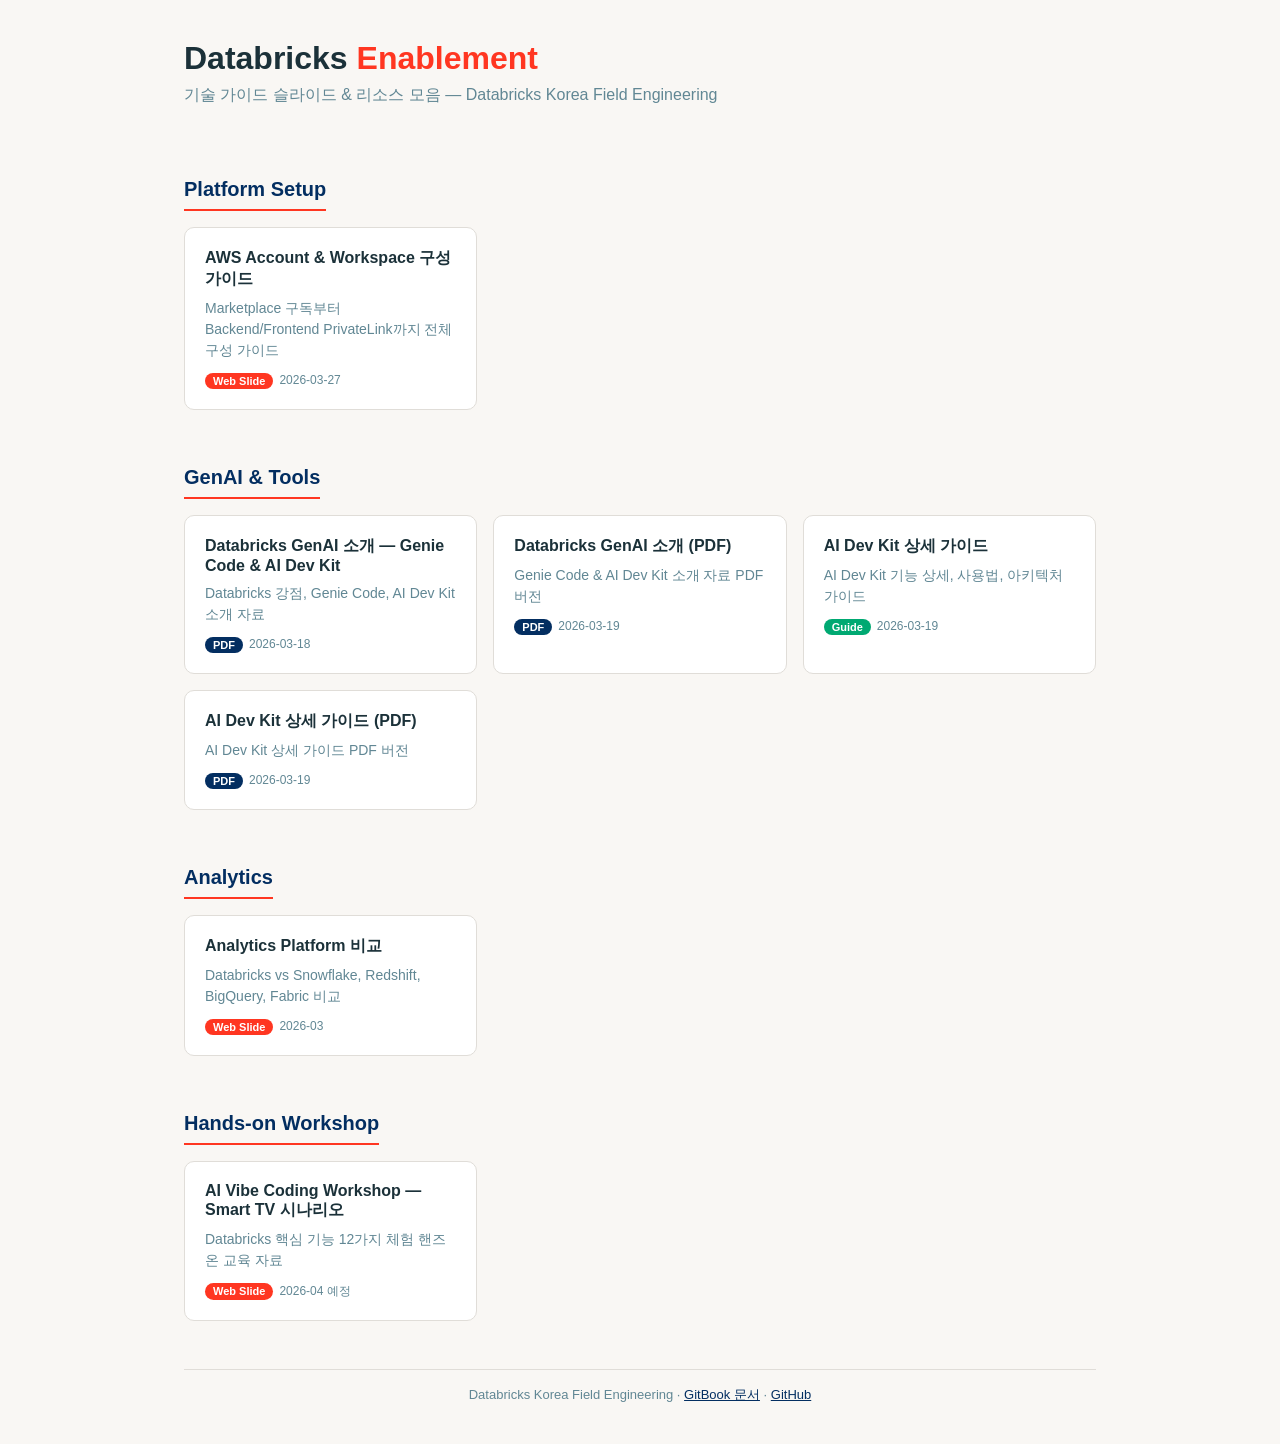
<file: slides/index.html>
<!DOCTYPE html>
<html lang="ko">
<head>
<meta charset="UTF-8">
<meta name="viewport" content="width=device-width, initial-scale=1.0">
<title>Databricks Enablement — Slides & Resources</title>
<style>
  * { box-sizing: border-box; margin: 0; padding: 0; }
  body { font-family: 'DM Sans', -apple-system, BlinkMacSystemFont, sans-serif; max-width: 960px; margin: 0 auto; padding: 40px 24px; color: #1B3139; background: #F9F7F4; }
  h1 { color: #FF3621; font-size: 32px; margin-bottom: 8px; }
  h1 span { color: #1B3139; }
  .subtitle { color: #618794; font-size: 16px; margin-bottom: 40px; }
  h2 { font-size: 20px; color: #032E61; margin: 32px 0 16px; padding-bottom: 8px; border-bottom: 2px solid #FF3621; display: inline-block; }
  .grid { display: grid; grid-template-columns: repeat(auto-fill, minmax(280px, 1fr)); gap: 16px; margin-bottom: 24px; }
  .card { background: #fff; border: 1px solid #E0DDD8; border-radius: 10px; padding: 20px; transition: all 0.2s; }
  .card:hover { border-color: #FF3621; box-shadow: 0 4px 12px rgba(255,54,33,0.1); transform: translateY(-2px); }
  .card h3 { font-size: 16px; margin-bottom: 8px; }
  .card h3 a { color: #1B3139; text-decoration: none; }
  .card h3 a:hover { color: #FF3621; }
  .card p { color: #618794; font-size: 14px; line-height: 1.5; margin-bottom: 12px; }
  .tags { display: flex; gap: 6px; flex-wrap: wrap; }
  .tag { font-size: 11px; font-weight: 700; padding: 2px 8px; border-radius: 10px; }
  .tag-slide { background: #FF3621; color: #fff; }
  .tag-pdf { background: #032E61; color: #fff; }
  .tag-guide { background: #00A972; color: #fff; }
  .date { color: #618794; font-size: 12px; }
  .footer { margin-top: 48px; padding-top: 16px; border-top: 1px solid #E0DDD8; color: #618794; font-size: 13px; text-align: center; }
  .footer a { color: #032E61; }
</style>
</head>
<body>

<h1><span>Databricks</span> Enablement</h1>
<p class="subtitle">기술 가이드 슬라이드 & 리소스 모음 — Databricks Korea Field Engineering</p>

<h2>Platform Setup</h2>
<div class="grid">
  <div class="card">
    <h3><a href="aws-workspace-setup.html">AWS Account & Workspace 구성 가이드</a></h3>
    <p>Marketplace 구독부터 Backend/Frontend PrivateLink까지 전체 구성 가이드</p>
    <div class="tags"><span class="tag tag-slide">Web Slide</span><span class="date">2026-03-27</span></div>
  </div>
</div>

<h2>GenAI & Tools</h2>
<div class="grid">
  <div class="card">
    <h3><a href="genai-intro.pdf">Databricks GenAI 소개 — Genie Code & AI Dev Kit</a></h3>
    <p>Databricks 강점, Genie Code, AI Dev Kit 소개 자료</p>
    <div class="tags"><span class="tag tag-pdf">PDF</span><span class="date">2026-03-18</span></div>
  </div>
  <div class="card">
    <h3><a href="genai-intro.pdf">Databricks GenAI 소개 (PDF)</a></h3>
    <p>Genie Code & AI Dev Kit 소개 자료 PDF 버전</p>
    <div class="tags"><span class="tag tag-pdf">PDF</span><span class="date">2026-03-19</span></div>
  </div>
  <div class="card">
    <h3><a href="ai-dev-kit-guide.html">AI Dev Kit 상세 가이드</a></h3>
    <p>AI Dev Kit 기능 상세, 사용법, 아키텍처 가이드</p>
    <div class="tags"><span class="tag tag-guide">Guide</span><span class="date">2026-03-19</span></div>
  </div>
  <div class="card">
    <h3><a href="ai-dev-kit-guide.pdf">AI Dev Kit 상세 가이드 (PDF)</a></h3>
    <p>AI Dev Kit 상세 가이드 PDF 버전</p>
    <div class="tags"><span class="tag tag-pdf">PDF</span><span class="date">2026-03-19</span></div>
  </div>
</div>

<h2>Analytics</h2>
<div class="grid">
  <div class="card">
    <h3><a href="analytics-platform-comparison.html">Analytics Platform 비교</a></h3>
    <p>Databricks vs Snowflake, Redshift, BigQuery, Fabric 비교</p>
    <div class="tags"><span class="tag tag-slide">Web Slide</span><span class="date">2026-03</span></div>
  </div>
</div>

<h2>Hands-on Workshop</h2>
<div class="grid">
  <div class="card">
    <h3><a href="ai-vibe-coding-workshop.html">AI Vibe Coding Workshop — Smart TV 시나리오</a></h3>
    <p>Databricks 핵심 기능 12가지 체험 핸즈온 교육 자료</p>
    <div class="tags"><span class="tag tag-slide">Web Slide</span><span class="date">2026-04 예정</span></div>
  </div>
</div>

<div class="footer">
  <p>Databricks Korea Field Engineering · <a href="https://simyungyang.gitbook.io/databricks-enablement-resources/">GitBook 문서</a> · <a href="https://github.com/SimyungYang/databricks-enablement-blog">GitHub</a></p>
</div>

</body>
</html>
</file>
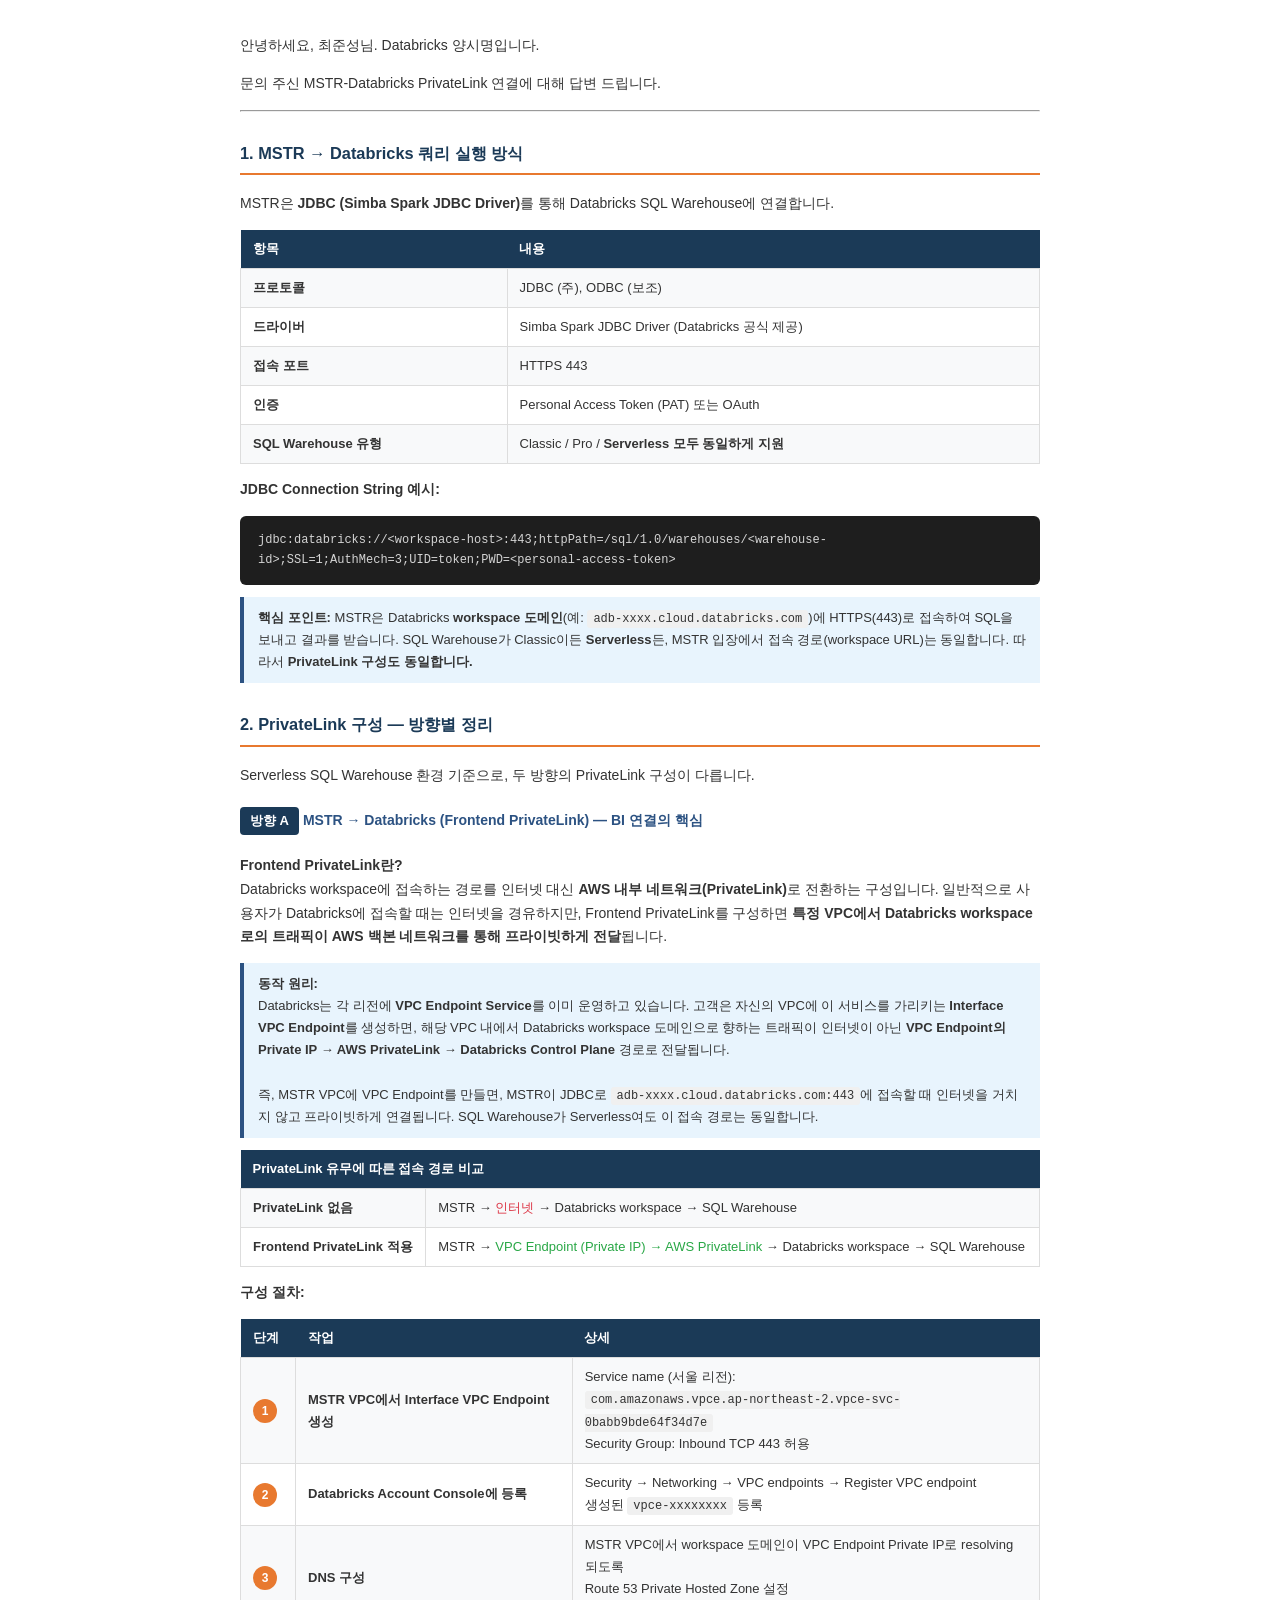
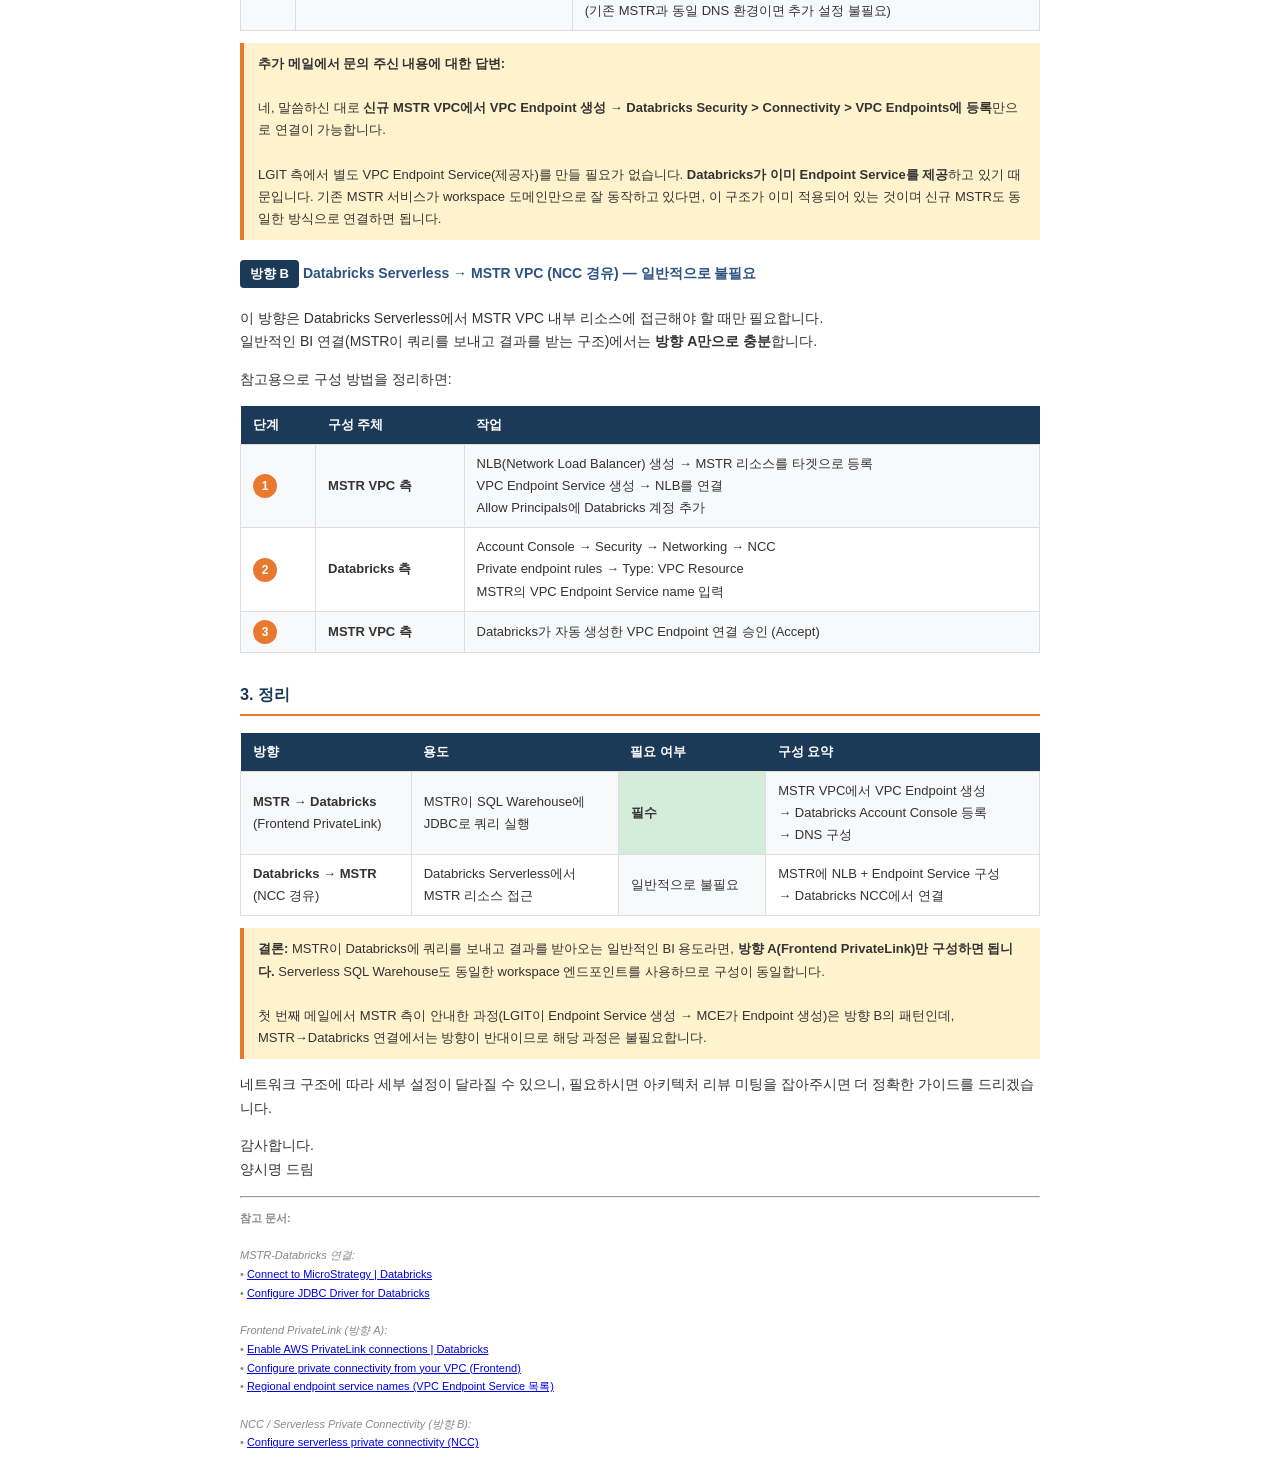
<file: tmp-email-mstr-privatelink.html>
<!DOCTYPE html>
<html lang="ko">
<head>
<meta charset="UTF-8">
<style>
  body { font-family: 'Malgun Gothic', 'Apple SD Gothic Neo', sans-serif; font-size: 14px; color: #333; line-height: 1.7; max-width: 800px; margin: 0 auto; padding: 20px; }
  h3 { color: #1b3a57; border-bottom: 2px solid #e8792f; padding-bottom: 6px; margin-top: 28px; }
  h4 { color: #2c5282; margin-top: 20px; }
  table { border-collapse: collapse; width: 100%; margin: 12px 0; }
  th { background-color: #1b3a57; color: #fff; padding: 8px 12px; text-align: left; font-size: 13px; }
  td { border: 1px solid #ddd; padding: 8px 12px; font-size: 13px; }
  tr:nth-child(even) { background-color: #f8f9fa; }
  code { background: #f0f0f0; padding: 2px 6px; border-radius: 3px; font-family: 'Consolas', monospace; font-size: 12px; }
  .code-block { background: #1e1e1e; color: #d4d4d4; padding: 14px 18px; border-radius: 6px; font-family: 'Consolas', monospace; font-size: 12px; overflow-x: auto; margin: 10px 0; }
  .highlight { background: #fff3cd; border-left: 4px solid #e8792f; padding: 10px 14px; margin: 12px 0; font-size: 13px; }
  .info-box { background: #e8f4fd; border-left: 4px solid #2c5282; padding: 10px 14px; margin: 12px 0; font-size: 13px; }
  .step-num { display: inline-block; background: #e8792f; color: #fff; border-radius: 50%; width: 24px; height: 24px; text-align: center; line-height: 24px; font-weight: bold; font-size: 12px; margin-right: 6px; }
  .direction-label { display: inline-block; background: #1b3a57; color: #fff; padding: 3px 10px; border-radius: 4px; font-weight: bold; font-size: 13px; }
</style>
</head>
<body>

<p>안녕하세요, 최준성님. Databricks 양시명입니다.</p>
<p>문의 주신 MSTR-Databricks PrivateLink 연결에 대해 답변 드립니다.</p>

<hr>

<h3>1. MSTR → Databricks 쿼리 실행 방식</h3>
<p>MSTR은 <strong>JDBC (Simba Spark JDBC Driver)</strong>를 통해 Databricks SQL Warehouse에 연결합니다.</p>

<table>
  <tr><th>항목</th><th>내용</th></tr>
  <tr><td><strong>프로토콜</strong></td><td>JDBC (주), ODBC (보조)</td></tr>
  <tr><td><strong>드라이버</strong></td><td>Simba Spark JDBC Driver (Databricks 공식 제공)</td></tr>
  <tr><td><strong>접속 포트</strong></td><td>HTTPS 443</td></tr>
  <tr><td><strong>인증</strong></td><td>Personal Access Token (PAT) 또는 OAuth</td></tr>
  <tr><td><strong>SQL Warehouse 유형</strong></td><td>Classic / Pro / <strong>Serverless 모두 동일하게 지원</strong></td></tr>
</table>

<p><strong>JDBC Connection String 예시:</strong></p>
<div class="code-block">
jdbc:databricks://&lt;workspace-host&gt;:443;httpPath=/sql/1.0/warehouses/&lt;warehouse-id&gt;;SSL=1;AuthMech=3;UID=token;PWD=&lt;personal-access-token&gt;
</div>

<div class="info-box">
<strong>핵심 포인트:</strong> MSTR은 Databricks <strong>workspace 도메인</strong>(예: <code>adb-xxxx.cloud.databricks.com</code>)에 HTTPS(443)로 접속하여 SQL을 보내고 결과를 받습니다. SQL Warehouse가 Classic이든 <strong>Serverless</strong>든, MSTR 입장에서 접속 경로(workspace URL)는 동일합니다. 따라서 <strong>PrivateLink 구성도 동일합니다.</strong>
</div>

<h3>2. PrivateLink 구성 — 방향별 정리</h3>

<p>Serverless SQL Warehouse 환경 기준으로, 두 방향의 PrivateLink 구성이 다릅니다.</p>

<!-- 방향 A -->
<h4><span class="direction-label">방향 A</span> MSTR → Databricks (Frontend PrivateLink) — BI 연결의 핵심</h4>

<p><strong>Frontend PrivateLink란?</strong><br>
Databricks workspace에 접속하는 경로를 인터넷 대신 <strong>AWS 내부 네트워크(PrivateLink)</strong>로 전환하는 구성입니다. 일반적으로 사용자가 Databricks에 접속할 때는 인터넷을 경유하지만, Frontend PrivateLink를 구성하면 <strong>특정 VPC에서 Databricks workspace로의 트래픽이 AWS 백본 네트워크를 통해 프라이빗하게 전달</strong>됩니다.</p>

<div class="info-box">
<strong>동작 원리:</strong><br>
Databricks는 각 리전에 <strong>VPC Endpoint Service</strong>를 이미 운영하고 있습니다. 고객은 자신의 VPC에 이 서비스를 가리키는 <strong>Interface VPC Endpoint</strong>를 생성하면, 해당 VPC 내에서 Databricks workspace 도메인으로 향하는 트래픽이 인터넷이 아닌 <strong>VPC Endpoint의 Private IP → AWS PrivateLink → Databricks Control Plane</strong> 경로로 전달됩니다.<br><br>
즉, MSTR VPC에 VPC Endpoint를 만들면, MSTR이 JDBC로 <code>adb-xxxx.cloud.databricks.com:443</code>에 접속할 때 인터넷을 거치지 않고 프라이빗하게 연결됩니다. SQL Warehouse가 Serverless여도 이 접속 경로는 동일합니다.
</div>

<table>
  <tr>
    <th colspan="2">PrivateLink 유무에 따른 접속 경로 비교</th>
  </tr>
  <tr>
    <td><strong>PrivateLink 없음</strong></td>
    <td>MSTR → <span style="color: #dc3545;">인터넷</span> → Databricks workspace → SQL Warehouse</td>
  </tr>
  <tr>
    <td><strong>Frontend PrivateLink 적용</strong></td>
    <td>MSTR → <span style="color: #28a745;">VPC Endpoint (Private IP) → AWS PrivateLink</span> → Databricks workspace → SQL Warehouse</td>
  </tr>
</table>

<p><strong>구성 절차:</strong></p>

<table>
  <tr><th>단계</th><th>작업</th><th>상세</th></tr>
  <tr>
    <td><span class="step-num">1</span></td>
    <td><strong>MSTR VPC에서 Interface VPC Endpoint 생성</strong></td>
    <td>
      Service name (서울 리전):<br>
      <code>com.amazonaws.vpce.ap-northeast-2.vpce-svc-0babb9bde64f34d7e</code><br>
      Security Group: Inbound TCP 443 허용
    </td>
  </tr>
  <tr>
    <td><span class="step-num">2</span></td>
    <td><strong>Databricks Account Console에 등록</strong></td>
    <td>
      Security → Networking → VPC endpoints → Register VPC endpoint<br>
      생성된 <code>vpce-xxxxxxxx</code> 등록
    </td>
  </tr>
  <tr>
    <td><span class="step-num">3</span></td>
    <td><strong>DNS 구성</strong></td>
    <td>
      MSTR VPC에서 workspace 도메인이 VPC Endpoint Private IP로 resolving 되도록<br>
      Route 53 Private Hosted Zone 설정<br>
      (기존 MSTR과 동일 DNS 환경이면 추가 설정 불필요)
    </td>
  </tr>
</table>

<div class="highlight">
<strong>추가 메일에서 문의 주신 내용에 대한 답변:</strong><br><br>
네, 말씀하신 대로 <strong>신규 MSTR VPC에서 VPC Endpoint 생성 → Databricks Security > Connectivity > VPC Endpoints에 등록</strong>만으로 연결이 가능합니다.<br><br>
LGIT 측에서 별도 VPC Endpoint Service(제공자)를 만들 필요가 없습니다. <strong>Databricks가 이미 Endpoint Service를 제공</strong>하고 있기 때문입니다. 기존 MSTR 서비스가 workspace 도메인만으로 잘 동작하고 있다면, 이 구조가 이미 적용되어 있는 것이며 신규 MSTR도 동일한 방식으로 연결하면 됩니다.
</div>

<!-- 방향 B -->
<h4><span class="direction-label">방향 B</span> Databricks Serverless → MSTR VPC (NCC 경유) — 일반적으로 불필요</h4>

<p>이 방향은 Databricks Serverless에서 MSTR VPC 내부 리소스에 접근해야 할 때만 필요합니다.<br>
일반적인 BI 연결(MSTR이 쿼리를 보내고 결과를 받는 구조)에서는 <strong>방향 A만으로 충분</strong>합니다.</p>

<p>참고용으로 구성 방법을 정리하면:</p>

<table>
  <tr><th>단계</th><th>구성 주체</th><th>작업</th></tr>
  <tr>
    <td><span class="step-num">1</span></td>
    <td><strong>MSTR VPC 측</strong></td>
    <td>
      NLB(Network Load Balancer) 생성 → MSTR 리소스를 타겟으로 등록<br>
      VPC Endpoint Service 생성 → NLB를 연결<br>
      Allow Principals에 Databricks 계정 추가
    </td>
  </tr>
  <tr>
    <td><span class="step-num">2</span></td>
    <td><strong>Databricks 측</strong></td>
    <td>
      Account Console → Security → Networking → NCC<br>
      Private endpoint rules → Type: VPC Resource<br>
      MSTR의 VPC Endpoint Service name 입력
    </td>
  </tr>
  <tr>
    <td><span class="step-num">3</span></td>
    <td><strong>MSTR VPC 측</strong></td>
    <td>
      Databricks가 자동 생성한 VPC Endpoint 연결 승인 (Accept)
    </td>
  </tr>
</table>

<h3>3. 정리</h3>

<table>
  <tr><th>방향</th><th>용도</th><th>필요 여부</th><th>구성 요약</th></tr>
  <tr>
    <td><strong>MSTR → Databricks</strong><br>(Frontend PrivateLink)</td>
    <td>MSTR이 SQL Warehouse에<br>JDBC로 쿼리 실행</td>
    <td style="background: #d4edda;"><strong>필수</strong></td>
    <td>MSTR VPC에서 VPC Endpoint 생성<br>→ Databricks Account Console 등록<br>→ DNS 구성</td>
  </tr>
  <tr>
    <td><strong>Databricks → MSTR</strong><br>(NCC 경유)</td>
    <td>Databricks Serverless에서<br>MSTR 리소스 접근</td>
    <td style="background: #f8f9fa;">일반적으로 불필요</td>
    <td>MSTR에 NLB + Endpoint Service 구성<br>→ Databricks NCC에서 연결</td>
  </tr>
</table>

<div class="highlight">
<strong>결론:</strong> MSTR이 Databricks에 쿼리를 보내고 결과를 받아오는 일반적인 BI 용도라면, <strong>방향 A(Frontend PrivateLink)만 구성하면 됩니다.</strong> Serverless SQL Warehouse도 동일한 workspace 엔드포인트를 사용하므로 구성이 동일합니다.<br><br>
첫 번째 메일에서 MSTR 측이 안내한 과정(LGIT이 Endpoint Service 생성 → MCE가 Endpoint 생성)은 방향 B의 패턴인데, MSTR→Databricks 연결에서는 방향이 반대이므로 해당 과정은 불필요합니다.
</div>

<p>네트워크 구조에 따라 세부 설정이 달라질 수 있으니, 필요하시면 아키텍처 리뷰 미팅을 잡아주시면 더 정확한 가이드를 드리겠습니다.</p>

<p>감사합니다.<br>양시명 드림</p>

<hr>
<p style="font-size: 11px; color: #888;">
<strong>참고 문서:</strong><br><br>
<em>MSTR-Databricks 연결:</em><br>
• <a href="https://docs.databricks.com/aws/en/partners/bi/microstrategy">Connect to MicroStrategy | Databricks</a><br>
• <a href="https://docs.databricks.com/aws/en/integrations/jdbc/configure">Configure JDBC Driver for Databricks</a><br><br>
<em>Frontend PrivateLink (방향 A):</em><br>
• <a href="https://docs.databricks.com/aws/en/security/network/classic/privatelink">Enable AWS PrivateLink connections | Databricks</a><br>
• <a href="https://docs.databricks.com/aws/en/security/network/front-end/front-end-private-connect">Configure private connectivity from your VPC (Frontend)</a><br>
• <a href="https://docs.databricks.com/aws/en/resources/ip-domain-region">Regional endpoint service names (VPC Endpoint Service 목록)</a><br><br>
<em>NCC / Serverless Private Connectivity (방향 B):</em><br>
• <a href="https://docs.databricks.com/aws/en/security/network/serverless-network-security/serverless-private-connectivity">Configure serverless private connectivity (NCC)</a><br>
</p>

</body>
</html>
</file>
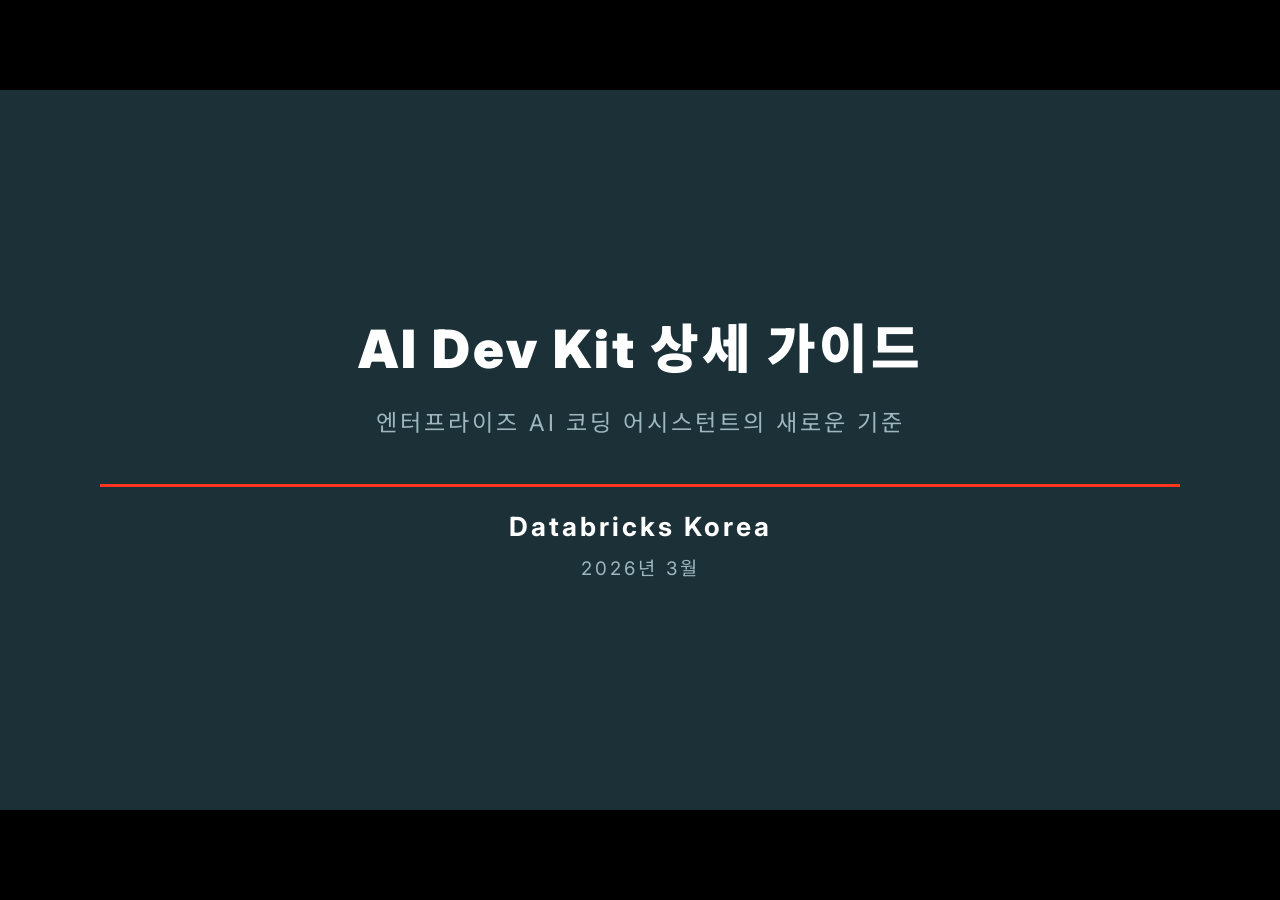
<file: slides/ai-dev-kit-guide.html>
<!DOCTYPE html><html lang="en-US"><head><title>AI Dev Kit 상세 가이드</title><meta property="og:title" content="AI Dev Kit 상세 가이드"><meta charset="UTF-8"><meta name="viewport" content="width=device-width,height=device-height,initial-scale=1.0"><meta name="apple-mobile-web-app-capable" content="yes"><meta http-equiv="X-UA-Compatible" content="ie=edge"><meta property="og:type" content="website"><meta name="twitter:card" content="summary"><style>@media screen{body[data-bespoke-view=""] .bespoke-marp-parent>.bespoke-marp-osc>button,body[data-bespoke-view=next] .bespoke-marp-parent>.bespoke-marp-osc>button,body[data-bespoke-view=overview] button.bespoke-marp-overview-close,body[data-bespoke-view=presenter] .bespoke-marp-presenter-container .bespoke-marp-presenter-info-container .bespoke-marp-presenter-info-page-area .bespoke-marp-presenter-info-page,body[data-bespoke-view=presenter] .bespoke-marp-presenter-container .bespoke-marp-presenter-info-container button,body[data-bespoke-view=presenter] .bespoke-marp-presenter-container .bespoke-marp-presenter-note-container button{appearance:none;background-color:initial;border:0;color:inherit;cursor:pointer;font-size:inherit;opacity:.8;outline:none;padding:0;transition:opacity .2s linear;-webkit-tap-highlight-color:transparent}body[data-bespoke-view=""] .bespoke-marp-parent>.bespoke-marp-osc>button:disabled,body[data-bespoke-view=next] .bespoke-marp-parent>.bespoke-marp-osc>button:disabled,body[data-bespoke-view=overview] button.bespoke-marp-overview-close:disabled,body[data-bespoke-view=presenter] .bespoke-marp-presenter-container .bespoke-marp-presenter-info-container .bespoke-marp-presenter-info-page-area .bespoke-marp-presenter-info-page:disabled,body[data-bespoke-view=presenter] .bespoke-marp-presenter-container .bespoke-marp-presenter-info-container button:disabled,body[data-bespoke-view=presenter] .bespoke-marp-presenter-container .bespoke-marp-presenter-note-container button:disabled{cursor:not-allowed;opacity:.15!important}body[data-bespoke-view=""] .bespoke-marp-parent>.bespoke-marp-osc>button:hover,body[data-bespoke-view=next] .bespoke-marp-parent>.bespoke-marp-osc>button:hover,body[data-bespoke-view=overview] button.bespoke-marp-overview-close:hover,body[data-bespoke-view=presenter] .bespoke-marp-presenter-container .bespoke-marp-presenter-info-container .bespoke-marp-presenter-info-page-area .bespoke-marp-presenter-info-page:hover,body[data-bespoke-view=presenter] .bespoke-marp-presenter-container .bespoke-marp-presenter-info-container button:hover,body[data-bespoke-view=presenter] .bespoke-marp-presenter-container .bespoke-marp-presenter-note-container button:hover{opacity:1}body[data-bespoke-view=""] .bespoke-marp-parent>.bespoke-marp-osc>button:hover:active,body[data-bespoke-view=next] .bespoke-marp-parent>.bespoke-marp-osc>button:hover:active,body[data-bespoke-view=overview] button.bespoke-marp-overview-close:hover:active,body[data-bespoke-view=presenter] .bespoke-marp-presenter-container .bespoke-marp-presenter-info-container .bespoke-marp-presenter-info-page-area .bespoke-marp-presenter-info-page:hover:active,body[data-bespoke-view=presenter] .bespoke-marp-presenter-container .bespoke-marp-presenter-info-container button:hover:active,body[data-bespoke-view=presenter] .bespoke-marp-presenter-container .bespoke-marp-presenter-note-container button:hover:active{opacity:.6}body[data-bespoke-view=""] .bespoke-marp-parent>.bespoke-marp-osc>button:hover:not(:disabled),body[data-bespoke-view=next] .bespoke-marp-parent>.bespoke-marp-osc>button:hover:not(:disabled),body[data-bespoke-view=overview] button.bespoke-marp-overview-close:hover:not(:disabled),body[data-bespoke-view=presenter] .bespoke-marp-presenter-container .bespoke-marp-presenter-info-container .bespoke-marp-presenter-info-page-area .bespoke-marp-presenter-info-page:hover:not(:disabled),body[data-bespoke-view=presenter] .bespoke-marp-presenter-container .bespoke-marp-presenter-info-container button:hover:not(:disabled),body[data-bespoke-view=presenter] .bespoke-marp-presenter-container .bespoke-marp-presenter-note-container button:hover:not(:disabled){transition:none}body[data-bespoke-view=""] .bespoke-marp-parent>.bespoke-marp-osc>button[data-bespoke-marp-osc=prev],body[data-bespoke-view=next] .bespoke-marp-parent>.bespoke-marp-osc>button[data-bespoke-marp-osc=prev],body[data-bespoke-view=presenter] .bespoke-marp-presenter-container .bespoke-marp-presenter-info-container button.bespoke-marp-presenter-info-page-prev{background:#0000 url("[data-uri]") no-repeat 50%;background-size:contain;overflow:hidden;text-indent:100%;white-space:nowrap}body[data-bespoke-view=""] .bespoke-marp-parent>.bespoke-marp-osc>button[data-bespoke-marp-osc=next],body[data-bespoke-view=next] .bespoke-marp-parent>.bespoke-marp-osc>button[data-bespoke-marp-osc=next],body[data-bespoke-view=presenter] .bespoke-marp-presenter-container .bespoke-marp-presenter-info-container button.bespoke-marp-presenter-info-page-next{background:#0000 url("[data-uri]") no-repeat 50%;background-size:contain;overflow:hidden;text-indent:100%;white-space:nowrap}body[data-bespoke-view=""] .bespoke-marp-parent>.bespoke-marp-osc>button[data-bespoke-marp-osc=fullscreen],body[data-bespoke-view=next] .bespoke-marp-parent>.bespoke-marp-osc>button[data-bespoke-marp-osc=fullscreen]{background:#0000 url("[data-uri]") no-repeat 50%;background-size:contain;overflow:hidden;text-indent:100%;white-space:nowrap}body[data-bespoke-view=""] .bespoke-marp-parent>.bespoke-marp-osc>button.exit[data-bespoke-marp-osc=fullscreen],body[data-bespoke-view=next] .bespoke-marp-parent>.bespoke-marp-osc>button.exit[data-bespoke-marp-osc=fullscreen]{background-image:url("[data-uri]")}body[data-bespoke-view=""] .bespoke-marp-parent>.bespoke-marp-osc>button[data-bespoke-marp-osc=presenter],body[data-bespoke-view=next] .bespoke-marp-parent>.bespoke-marp-osc>button[data-bespoke-marp-osc=presenter]{background:#0000 url("[data-uri]") no-repeat 50%;background-size:contain;overflow:hidden;text-indent:100%;white-space:nowrap}body[data-bespoke-view=overview] button.bespoke-marp-overview-close,body[data-bespoke-view=presenter] .bespoke-marp-presenter-container .bespoke-marp-presenter-note-container button.bespoke-marp-presenter-note-bigger{background:#0000 url("[data-uri]") no-repeat 50%;background-size:contain;overflow:hidden;text-indent:100%;white-space:nowrap}body[data-bespoke-view=presenter] .bespoke-marp-presenter-container .bespoke-marp-presenter-note-container button.bespoke-marp-presenter-note-smaller{background:#0000 url("[data-uri]") no-repeat 50%;background-size:contain;overflow:hidden;text-indent:100%;white-space:nowrap}body[data-bespoke-view=""] .bespoke-marp-parent>.bespoke-marp-osc>button[data-bespoke-marp-osc=overview],body[data-bespoke-view=next] .bespoke-marp-parent>.bespoke-marp-osc>button[data-bespoke-marp-osc=overview]{background:#0000 url("[data-uri]") no-repeat 50%;background-size:contain;overflow:hidden;text-indent:100%;white-space:nowrap}}@keyframes __bespoke_marp_transition_reduced_outgoing__{0%{opacity:1}to{opacity:0}}@keyframes __bespoke_marp_transition_reduced_incoming__{0%{mix-blend-mode:plus-lighter;opacity:0}to{mix-blend-mode:plus-lighter;opacity:1}}.bespoke-marp-note,.bespoke-marp-osc,.bespoke-progress-parent{display:none;transition:none}@media screen{::view-transition-group(*){animation-duration:var(--marp-bespoke-transition-animation-duration,.5s);animation-timing-function:ease}::view-transition-new(*),::view-transition-old(*){animation-delay:0s;animation-direction:var(--marp-bespoke-transition-animation-direction,normal);animation-duration:var(--marp-bespoke-transition-animation-duration,.5s);animation-fill-mode:both;animation-name:var(--marp-bespoke-transition-animation-name,var(--marp-bespoke-transition-animation-name-fallback,__bespoke_marp_transition_no_animation__));mix-blend-mode:normal}::view-transition-old(*){--marp-bespoke-transition-animation-name-fallback:__bespoke_marp_transition_reduced_outgoing__;animation-timing-function:ease}::view-transition-new(*){--marp-bespoke-transition-animation-name-fallback:__bespoke_marp_transition_reduced_incoming__;animation-timing-function:ease}::view-transition-new(root),::view-transition-old(root){animation-timing-function:linear}::view-transition-new(__bespoke_marp_transition_osc__),::view-transition-old(__bespoke_marp_transition_osc__){animation-duration:0s!important;animation-name:__bespoke_marp_transition_osc__!important}::view-transition-new(__bespoke_marp_transition_osc__){opacity:0!important}.bespoke-marp-transition-warming-up::view-transition-group(*),.bespoke-marp-transition-warming-up::view-transition-new(*),.bespoke-marp-transition-warming-up::view-transition-old(*){animation-play-state:paused!important}body,html{height:100%;margin:0}body{background:#000;overflow:hidden}svg.bespoke-marp-slide{content-visibility:hidden;interactivity:inert;opacity:0;pointer-events:none;z-index:-1}svg.bespoke-marp-slide:not(.bespoke-marp-active) *{view-transition-name:none!important}svg.bespoke-marp-slide.bespoke-marp-active{content-visibility:visible;interactivity:auto;opacity:1;pointer-events:auto;z-index:0}svg.bespoke-marp-slide.bespoke-marp-active.bespoke-marp-active-ready *{animation-name:__bespoke_marp__!important}@supports not (content-visibility:hidden){svg.bespoke-marp-slide[data-bespoke-marp-load=hideable]{display:none}svg.bespoke-marp-slide[data-bespoke-marp-load=hideable].bespoke-marp-active{display:block}}}@media screen and (prefers-reduced-motion:reduce){svg.bespoke-marp-slide *{view-transition-name:none!important}}@media screen{[data-bespoke-marp-fragment=inactive]{visibility:hidden}body[data-bespoke-view=""] .bespoke-marp-parent,body[data-bespoke-view=next] .bespoke-marp-parent{inset:0;position:absolute}body[data-bespoke-view=""] .bespoke-marp-parent>.bespoke-marp-osc,body[data-bespoke-view=next] .bespoke-marp-parent>.bespoke-marp-osc{background:#000000a6;border-radius:7px;bottom:50px;color:#fff;contain:paint;display:block;font-family:Helvetica,Arial,sans-serif;font-size:16px;left:50%;line-height:0;opacity:1;padding:12px;position:absolute;touch-action:manipulation;transform:translateX(-50%);transition:opacity .2s linear;-webkit-user-select:none;user-select:none;view-transition-name:__bespoke_marp_transition_osc__;white-space:nowrap;will-change:transform;z-index:1}body[data-bespoke-view=""] .bespoke-marp-parent>.bespoke-marp-osc>:where(*),body[data-bespoke-view=next] .bespoke-marp-parent>.bespoke-marp-osc>:where(*){margin-left:6px}body[data-bespoke-view=""] .bespoke-marp-parent>.bespoke-marp-osc>:where(*):where(:first-child),body[data-bespoke-view=next] .bespoke-marp-parent>.bespoke-marp-osc>:where(*):where(:first-child){margin-left:0}body[data-bespoke-view=""] .bespoke-marp-parent>.bespoke-marp-osc>span,body[data-bespoke-view=next] .bespoke-marp-parent>.bespoke-marp-osc>span{opacity:.8}body[data-bespoke-view=""] .bespoke-marp-parent>.bespoke-marp-osc>span[data-bespoke-marp-osc=page],body[data-bespoke-view=next] .bespoke-marp-parent>.bespoke-marp-osc>span[data-bespoke-marp-osc=page]{display:inline-block;min-width:140px;text-align:center}body[data-bespoke-view=""] .bespoke-marp-parent>.bespoke-marp-osc>button[data-bespoke-marp-osc=fullscreen],body[data-bespoke-view=""] .bespoke-marp-parent>.bespoke-marp-osc>button[data-bespoke-marp-osc=next],body[data-bespoke-view=""] .bespoke-marp-parent>.bespoke-marp-osc>button[data-bespoke-marp-osc=overview],body[data-bespoke-view=""] .bespoke-marp-parent>.bespoke-marp-osc>button[data-bespoke-marp-osc=presenter],body[data-bespoke-view=""] .bespoke-marp-parent>.bespoke-marp-osc>button[data-bespoke-marp-osc=prev],body[data-bespoke-view=next] .bespoke-marp-parent>.bespoke-marp-osc>button[data-bespoke-marp-osc=fullscreen],body[data-bespoke-view=next] .bespoke-marp-parent>.bespoke-marp-osc>button[data-bespoke-marp-osc=next],body[data-bespoke-view=next] .bespoke-marp-parent>.bespoke-marp-osc>button[data-bespoke-marp-osc=overview],body[data-bespoke-view=next] .bespoke-marp-parent>.bespoke-marp-osc>button[data-bespoke-marp-osc=presenter],body[data-bespoke-view=next] .bespoke-marp-parent>.bespoke-marp-osc>button[data-bespoke-marp-osc=prev]{height:32px;line-height:32px;width:32px}body[data-bespoke-view=""] .bespoke-marp-parent.bespoke-marp-inactive,body[data-bespoke-view=next] .bespoke-marp-parent.bespoke-marp-inactive{cursor:none}body[data-bespoke-view=""] .bespoke-marp-parent.bespoke-marp-inactive>.bespoke-marp-osc,body[data-bespoke-view=next] .bespoke-marp-parent.bespoke-marp-inactive>.bespoke-marp-osc{opacity:0;pointer-events:none}body[data-bespoke-view=""] svg.bespoke-marp-slide,body[data-bespoke-view=next] svg.bespoke-marp-slide{height:100%;left:0;position:absolute;top:0;width:100%}body[data-bespoke-view=""] .bespoke-progress-parent{background:#222;display:flex;height:5px;width:100%}body[data-bespoke-view=""] .bespoke-progress-parent+:where(.bespoke-marp-parent){top:5px}body[data-bespoke-view=""] .bespoke-progress-parent .bespoke-progress-bar{background:#0288d1;flex:0 0 0;transition:flex-basis .2s cubic-bezier(0,1,1,1)}body[data-bespoke-view=next]{background:#0000}body[data-bespoke-view=presenter]{background:#161616}body[data-bespoke-view=presenter] .bespoke-marp-presenter-container{display:grid;font-family:Helvetica,Arial,sans-serif;grid-template:"current dragbar next" minmax(140px,1fr) "current dragbar note" 2fr "info    dragbar note" 3em;grid-template-columns:minmax(3px,var(--bespoke-marp-presenter-split-ratio,66%)) 0 minmax(3px,1fr);height:100%;left:0;position:absolute;top:0;width:100%}body[data-bespoke-view=presenter] .bespoke-marp-presenter-container :where(.bespoke-marp-parent){grid-area:current;overflow:hidden;position:relative}body[data-bespoke-view=presenter] .bespoke-marp-presenter-container :where(.bespoke-marp-parent) :where(svg.bespoke-marp-slide){height:calc(100% - 40px);left:20px;pointer-events:none;position:absolute;top:20px;-webkit-user-select:none;user-select:none;width:calc(100% - 40px)}body[data-bespoke-view=presenter] .bespoke-marp-presenter-container :where(.bespoke-marp-parent) :where(svg.bespoke-marp-slide).bespoke-marp-active{filter:drop-shadow(0 3px 10px rgba(0,0,0,.5))}body[data-bespoke-view=presenter] .bespoke-marp-presenter-container .bespoke-marp-presenter-dragbar-container{background:#0288d1;cursor:col-resize;grid-area:dragbar;margin-left:-3px;opacity:0;position:relative;transition:opacity .4s linear .1s;width:6px;z-index:10}body[data-bespoke-view=presenter] .bespoke-marp-presenter-container .bespoke-marp-presenter-dragbar-container:hover{opacity:1}body[data-bespoke-view=presenter] .bespoke-marp-presenter-container .bespoke-marp-presenter-dragbar-container.active{opacity:1;transition-delay:0s}body[data-bespoke-view=presenter] .bespoke-marp-presenter-container .bespoke-marp-presenter-next-container{background:#222;cursor:pointer;display:none;grid-area:next;overflow:hidden;position:relative}body[data-bespoke-view=presenter] .bespoke-marp-presenter-container .bespoke-marp-presenter-next-container.active{display:block}body[data-bespoke-view=presenter] .bespoke-marp-presenter-container .bespoke-marp-presenter-next-container iframe.bespoke-marp-presenter-next{background:#0000;border:0;display:block;filter:drop-shadow(0 3px 10px rgba(0,0,0,.5));height:calc(100% - 40px);left:20px;pointer-events:none;position:absolute;interactivity:inert;top:20px;-webkit-user-select:none;user-select:none;width:calc(100% - 40px)}body[data-bespoke-view=presenter] .bespoke-marp-presenter-container .bespoke-marp-presenter-note-container{background:#222;color:#eee;grid-area:note;position:relative;z-index:1}body[data-bespoke-view=presenter] .bespoke-marp-presenter-container .bespoke-marp-presenter-note-container button{height:1.5em;line-height:1.5em;width:1.5em}body[data-bespoke-view=presenter] .bespoke-marp-presenter-container .bespoke-marp-presenter-note-container .bespoke-marp-presenter-note-wrapper{display:block;inset:0;position:absolute}body[data-bespoke-view=presenter] .bespoke-marp-presenter-container .bespoke-marp-presenter-note-container .bespoke-marp-presenter-note-buttons{background:#000000a6;border-radius:4px;bottom:0;display:flex;gap:4px;margin:12px;opacity:0;padding:6px;pointer-events:none;position:absolute;right:0;transition:opacity .2s linear}body[data-bespoke-view=presenter] .bespoke-marp-presenter-container .bespoke-marp-presenter-note-container .bespoke-marp-presenter-note-buttons:focus-within,body[data-bespoke-view=presenter] .bespoke-marp-presenter-container .bespoke-marp-presenter-note-container .bespoke-marp-presenter-note-wrapper:focus-within+.bespoke-marp-presenter-note-buttons,body[data-bespoke-view=presenter] .bespoke-marp-presenter-container .bespoke-marp-presenter-note-container:hover .bespoke-marp-presenter-note-buttons{opacity:1;pointer-events:auto}body[data-bespoke-view=presenter] .bespoke-marp-presenter-container .bespoke-marp-presenter-note-container .bespoke-marp-note{box-sizing:border-box;font-size:calc(1.1em*var(--bespoke-marp-note-font-scale, 1));height:calc(100% - 40px);margin:20px;overflow:auto;padding-right:3px;white-space:pre-wrap;width:calc(100% - 40px);word-wrap:break-word;scrollbar-color:#eeeeee80 #0000;scrollbar-width:thin}body[data-bespoke-view=presenter] .bespoke-marp-presenter-container .bespoke-marp-presenter-note-container .bespoke-marp-note::-webkit-scrollbar{width:6px}body[data-bespoke-view=presenter] .bespoke-marp-presenter-container .bespoke-marp-presenter-note-container .bespoke-marp-note::-webkit-scrollbar-track{background:#0000}body[data-bespoke-view=presenter] .bespoke-marp-presenter-container .bespoke-marp-presenter-note-container .bespoke-marp-note::-webkit-scrollbar-thumb{background:#eeeeee80;border-radius:6px}body[data-bespoke-view=presenter] .bespoke-marp-presenter-container .bespoke-marp-presenter-note-container .bespoke-marp-note:empty{pointer-events:none}body[data-bespoke-view=presenter] .bespoke-marp-presenter-container .bespoke-marp-presenter-note-container .bespoke-marp-note.active{display:block}body[data-bespoke-view=presenter] .bespoke-marp-presenter-container .bespoke-marp-presenter-note-container .bespoke-marp-note p:first-child{margin-top:0}body[data-bespoke-view=presenter] .bespoke-marp-presenter-container .bespoke-marp-presenter-note-container .bespoke-marp-note p:last-child{margin-bottom:0}body[data-bespoke-view=presenter] .bespoke-marp-presenter-container .bespoke-marp-presenter-info-container{align-items:center;box-sizing:border-box;color:#eee;display:flex;flex-wrap:nowrap;grid-area:info;justify-content:center;overflow:hidden;padding:0 10px}body[data-bespoke-view=presenter] .bespoke-marp-presenter-container .bespoke-marp-presenter-info-container .bespoke-marp-presenter-info-page-area,body[data-bespoke-view=presenter] .bespoke-marp-presenter-container .bespoke-marp-presenter-info-container .bespoke-marp-presenter-info-time,body[data-bespoke-view=presenter] .bespoke-marp-presenter-container .bespoke-marp-presenter-info-container .bespoke-marp-presenter-info-timer{box-sizing:border-box;display:block;padding:0 10px;white-space:nowrap;width:100%}body[data-bespoke-view=presenter] .bespoke-marp-presenter-container .bespoke-marp-presenter-info-container button{height:1.5em;line-height:1.5em;width:1.5em}body[data-bespoke-view=presenter] .bespoke-marp-presenter-container .bespoke-marp-presenter-info-container .bespoke-marp-presenter-info-page-area{order:2;text-align:center}body[data-bespoke-view=presenter] .bespoke-marp-presenter-container .bespoke-marp-presenter-info-container .bespoke-marp-presenter-info-page-area .bespoke-marp-presenter-info-page{display:inline-block;min-width:120px;text-align:center}body[data-bespoke-view=presenter] .bespoke-marp-presenter-container .bespoke-marp-presenter-info-container .bespoke-marp-presenter-info-time{color:#999;order:1;text-align:left}body[data-bespoke-view=presenter] .bespoke-marp-presenter-container .bespoke-marp-presenter-info-container .bespoke-marp-presenter-info-timer{color:#999;order:3;text-align:right}body[data-bespoke-view=presenter] .bespoke-marp-presenter-container .bespoke-marp-presenter-info-container .bespoke-marp-presenter-info-timer:hover{cursor:pointer}body[data-bespoke-view=overview]{background:#161616;overflow:auto}body[data-bespoke-view=overview] [data-bespoke-marp-fragment=inactive]{visibility:visible}body[data-bespoke-view=overview] .bespoke-marp-overview-header{backdrop-filter:blur(4px);background:#222222d9;box-shadow:0 3px 10px #00000080;box-sizing:border-box;display:flex;height:48px;inset:0 0 auto;justify-content:flex-end;padding:10px;position:fixed;z-index:1}body[data-bespoke-view=overview] button.bespoke-marp-overview-close{height:28px;line-height:28px;transform:rotate(45deg);width:28px}body[data-bespoke-view=overview] .bespoke-marp-parent{display:grid;gap:40px;grid-template-columns:repeat(auto-fit,minmax(0,240px));justify-content:space-around;padding:30px}body[data-bespoke-view=overview] .bespoke-marp-parent svg.bespoke-marp-slide{--bov-selected:#0000;--bov-focus:#161616;--bov-focus-outline:#0000;background-image:conic-gradient(#161616 0 0),conic-gradient(var(--bov-focus) 0 0),conic-gradient(var(--bov-focus-outline) 0 0),conic-gradient(var(--bov-selected) 0 0);background-position:5px 5px,3px 3px,2px 2px,0 0;background-repeat:no-repeat;background-size:calc(100% - 10px) calc(100% - 10px),calc(100% - 6px) calc(100% - 6px),calc(100% - 4px) calc(100% - 4px),100% 100%;content-visibility:visible;cursor:pointer;filter:drop-shadow(0 3px 10px rgba(0,0,0,.5));margin:-6px;padding:6px;interactivity:auto;opacity:1;outline:0;pointer-events:auto;scroll-margin-block:30px;width:100%;z-index:0}body[data-bespoke-view=overview] .bespoke-marp-parent svg.bespoke-marp-slide *,body[data-bespoke-view=overview] .bespoke-marp-parent svg.bespoke-marp-slide.bespoke-marp-active *{pointer-events:none;interactivity:inert}body[data-bespoke-view=overview] .bespoke-marp-parent svg.bespoke-marp-slide:active,body[data-bespoke-view=overview] .bespoke-marp-parent svg.bespoke-marp-slide:focus-visible,body[data-bespoke-view=overview] .bespoke-marp-parent svg.bespoke-marp-slide:hover{--bov-focus-outline:#161616}body[data-bespoke-view=overview] .bespoke-marp-parent svg.bespoke-marp-slide:focus-visible,body[data-bespoke-view=overview] .bespoke-marp-parent svg.bespoke-marp-slide:hover{--bov-focus:#999}body[data-bespoke-view=overview] .bespoke-marp-parent svg.bespoke-marp-slide:active{--bov-focus:#eee}body[data-bespoke-view=overview] .bespoke-marp-parent svg.bespoke-marp-slide.bespoke-marp-active{--bov-selected:#0288d1}body[data-bespoke-view=overview]:has(.bespoke-marp-overview-header) .bespoke-marp-parent{padding-top:78px}body[data-bespoke-view=overview]:has(.bespoke-marp-overview-header) .bespoke-marp-parent svg.bespoke-marp-slide{scroll-margin-top:78px}.bespoke-marp-overview{background:#000000a6;inset:0;opacity:0;pointer-events:none;position:fixed;transition:opacity .1s ease;z-index:10}.bespoke-marp-overview iframe{background:#222;border:0;display:block;height:100%;left:0;position:absolute;top:0;width:100%}.bespoke-marp-overview[data-open="1"]{opacity:1;pointer-events:auto}}@media print{.bespoke-marp-overview,.bespoke-marp-presenter-info-container,.bespoke-marp-presenter-next-container,.bespoke-marp-presenter-note-container{display:none}}</style><style>@import url('https://fonts.googleapis.com/css2?family=Inter:wght@300;400;500;600;700;900&family=Noto+Sans+KR:wght@300;400;500;700;900&display=swap');div#\:\$p > svg > foreignObject > section{width:1280px;height:720px;box-sizing:border-box;overflow:hidden;position:relative;scroll-snap-align:center center;-webkit-text-size-adjust:100%;text-size-adjust:100%}div#\:\$p > svg > foreignObject > section::after{bottom:0;content:attr(data-marpit-pagination);padding:inherit;pointer-events:none;position:absolute;right:0}div#\:\$p > svg > foreignObject > section:not([data-marpit-pagination])::after{display:none}div#\:\$p > svg > foreignObject > section :is(h1, marp-h1){font-size:2em;margin-block:0.67em}div#\:\$p > svg > foreignObject > section video::-webkit-media-controls{will-change:transform}@page {size:1280px 720px;margin:0}@media print{html, body{background-color:#fff;margin:0;page-break-inside:avoid;break-inside:avoid-page}div#\:\$p > svg > foreignObject > section{page-break-before:always;break-before:page}div#\:\$p > svg > foreignObject > section, div#\:\$p > svg > foreignObject > section *{-webkit-print-color-adjust:exact!important;animation-delay:0s!important;animation-duration:0s!important;color-adjust:exact!important;print-color-adjust:exact!important;transition:none!important}div#\:\$p > svg[data-marpit-svg]{display:block;height:100vh;width:100vw}}div#\:\$p > svg > foreignObject > :where(section){container-type:size}div#\:\$p > svg > foreignObject > section img[data-marp-twemoji]{background:transparent;height:1em;margin:0 .05em 0 .1em;vertical-align:-.1em;width:1em}div#\:\$p > svg > foreignObject > section{--fgColor-danger:light-dark(#d1242f, #f85149);--bgColor-attention-muted:light-dark(#fff8c5, #bb800926);--bgColor-muted:light-dark(#f6f8fa, #151b23);--bgColor-neutral-muted:light-dark(#818b981f, #656c7633);--borderColor-accent-emphasis:light-dark(#0969da, #1f6feb);--borderColor-attention-emphasis:light-dark(#9a6700, #9e6a03);--borderColor-danger-emphasis:light-dark(#cf222e, #da3633);--borderColor-default:light-dark(#d1d9e0, #3d444d);--borderColor-done-emphasis:light-dark(#8250df, #8957e5);--borderColor-success-emphasis:light-dark(#1a7f37, #238636);--color-prettylights-syntax-brackethighlighter-angle:light-dark(#59636e, #9198a1);--color-prettylights-syntax-brackethighlighter-unmatched:light-dark(#82071e, #f85149);--color-prettylights-syntax-carriage-return-bg:light-dark(#cf222e, #b62324);--color-prettylights-syntax-carriage-return-text:light-dark(#f6f8fa, #f0f6fc);--color-prettylights-syntax-comment:light-dark(#59636e, #9198a1);--color-prettylights-syntax-constant:light-dark(#0550ae, #79c0ff);--color-prettylights-syntax-constant-other-reference-link:light-dark(#0a3069, #a5d6ff);--color-prettylights-syntax-entity:light-dark(#6639ba, #d2a8ff);--color-prettylights-syntax-entity-tag:light-dark(#0550ae, #7ee787);--color-prettylights-syntax-invalid-illegal-text:light-dark(var(--fgColor-danger), var(--fgColor-danger));--color-prettylights-syntax-keyword:light-dark(#cf222e, #ff7b72);--color-prettylights-syntax-markup-changed-bg:light-dark(#ffd8b5, #5a1e02);--color-prettylights-syntax-markup-changed-text:light-dark(#953800, #ffdfb6);--color-prettylights-syntax-markup-deleted-bg:light-dark(#ffebe9, #67060c);--color-prettylights-syntax-markup-deleted-text:light-dark(#82071e, #ffdcd7);--color-prettylights-syntax-markup-heading:light-dark(#0550ae, #1f6feb);--color-prettylights-syntax-markup-ignored-bg:light-dark(#0550ae, #1158c7);--color-prettylights-syntax-markup-ignored-text:light-dark(#d1d9e0, #f0f6fc);--color-prettylights-syntax-markup-inserted-bg:light-dark(#dafbe1, #033a16);--color-prettylights-syntax-markup-inserted-text:light-dark(#116329, #aff5b4);--color-prettylights-syntax-markup-list:light-dark(#3b2300, #f2cc60);--color-prettylights-syntax-meta-diff-range:light-dark(#8250df, #d2a8ff);--color-prettylights-syntax-string:light-dark(#0a3069, #a5d6ff);--color-prettylights-syntax-string-regexp:light-dark(#116329, #7ee787);--color-prettylights-syntax-sublimelinter-gutter-mark:light-dark(#818b98, #3d444d);--color-prettylights-syntax-variable:light-dark(#953800, #ffa657);--fgColor-accent:light-dark(#0969da, #4493f8);--fgColor-attention:light-dark(#9a6700, #d29922);--fgColor-done:light-dark(#8250df, #ab7df8);--fgColor-muted:light-dark(#59636e, #9198a1);--fgColor-success:light-dark(#1a7f37, #3fb950);--bgColor-default:light-dark(#fff, #0d1117);--borderColor-muted:light-dark(#d1d9e0b3, #3d444db3);--color-prettylights-syntax-invalid-illegal-bg:light-dark(var(--bgColor-danger-muted), var(--bgColor-danger-muted));--color-prettylights-syntax-markup-bold:light-dark(#1f2328, #f0f6fc);--color-prettylights-syntax-markup-italic:light-dark(#1f2328, #f0f6fc);--color-prettylights-syntax-storage-modifier-import:light-dark(#1f2328, #f0f6fc);--fgColor-default:light-dark(#1f2328, #f0f6fc);--focus-outlineColor:light-dark(var(--borderColor-accent-emphasis), var(--borderColor-accent-emphasis));--borderColor-neutral-muted:light-dark(var(--borderColor-muted), var(--borderColor-muted));--color-background:light-dark(#fdfcff, #202228);--color-background-code:light-dark(
    #f2f1f4,
    #2b2d33
  );--color-background-paginate:light-dark(
    rgba(32,34,40,.05),
    hsla(0,0%,100%,.05)
  );--color-foreground:light-dark(#202228, #fff);--color-highlight:#009dd5;--color-highlight-hover:light-dark(
    #087eaa,
    #40b6e0
  );--color-highlight-heading:#33b1dd;--color-header:light-dark(rgba(32,34,40,.4), hsla(0,0%,100%,.4));--color-header-shadow:light-dark(
    rgba(253,252,255,.8),
    rgba(32,34,40,.8)
  );align-items:stretch;background:var(--color-background);color:var(--color-foreground);color-scheme:light;display:block;flex-flow:column nowrap;font-family:-apple-system,BlinkMacSystemFont,Segoe UI,Roboto,Oxygen,Ubuntu,Cantarell,Open Sans,Helvetica Neue,sans-serif;font-size:40px;height:720px;letter-spacing:3px;line-height:1.4;overflow-wrap:break-word;padding:30px 70px;place-content:safe center center;position:relative;text-align:center;width:1280px;z-index:0}div#\:\$p > svg > foreignObject > section{--marpit-root-font-size:40px}/*!
 * Marp / Marpit Uncover theme
 *
 * @theme uncover
 * @author Yuki Hattori
 *
 * @auto-scaling true
 * @size 16:9 1280px 720px
 * @size 4:3 960px 720px
 */div#\:\$p > svg > foreignObject > section:after{align-items:flex-end;background:linear-gradient(-45deg, var(--color-background-paginate) 50%, transparent 50%);background-size:cover;color:var(--color-foreground);display:flex;font-size:.6em;height:80px;justify-content:flex-end;padding:30px;text-align:right;text-shadow:0 0 5px var(--color-background);width:80px}div#\:\$p > svg > foreignObject > section:after{--marpit-root-font-size:.6em}div#\:\$p > svg > foreignObject > section:where(.invert){color-scheme:dark}div#\:\$p > svg > foreignObject > section :where(.hljs-addition),div#\:\$p > svg > foreignObject > section :where(.hljs-string){color:light-dark(#756bb1, #8f9c6c)}div#\:\$p > svg > foreignObject > section :where(.hljs-attribute){color:light-dark(#e6550d, #9b869b)}div#\:\$p > svg > foreignObject > section :where(.hljs-built_in),div#\:\$p > svg > foreignObject > section :where(.hljs-tag){color:light-dark(#3182bd, #ab875d)}div#\:\$p > svg > foreignObject > section :where(.hljs-bullet),div#\:\$p > svg > foreignObject > section :where(.hljs-link),div#\:\$p > svg > foreignObject > section :where(.hljs-literal),div#\:\$p > svg > foreignObject > section :where(.hljs-number),div#\:\$p > svg > foreignObject > section :where(.hljs-regexp){color:light-dark(#31a354, #ab875d)}div#\:\$p > svg > foreignObject > section :where(.hljs-comment),div#\:\$p > svg > foreignObject > section :where(.hljs-quote){color:light-dark(#636363, #777)}div#\:\$p > svg > foreignObject > section :where(.hljs-deletion),div#\:\$p > svg > foreignObject > section :where(.hljs-variable){color:light-dark(#88f, #ab875d)}div#\:\$p > svg > foreignObject > section :where(.hljs-doctag){color:light-dark(#3182bd, unset)}div#\:\$p > svg > foreignObject > section :where(.hljs-keyword),div#\:\$p > svg > foreignObject > section :where(.hljs-selector-tag){color:light-dark(#3182bd, #8f9c6c)}div#\:\$p > svg > foreignObject > section :where(.hljs-meta),div#\:\$p > svg > foreignObject > section :where(.hljs-symbol),div#\:\$p > svg > foreignObject > section :where(.hljs-template-variable){color:light-dark(#756bb1, #ab875d)}div#\:\$p > svg > foreignObject > section :where(.hljs-name),div#\:\$p > svg > foreignObject > section :where(.hljs-section),div#\:\$p > svg > foreignObject > section :where(.hljs-selector-class),div#\:\$p > svg > foreignObject > section :where(.hljs-selector-id),div#\:\$p > svg > foreignObject > section :where(.hljs-title),div#\:\$p > svg > foreignObject > section :where(.hljs-type){color:light-dark(#3182bd, #9b869b)}div#\:\$p > svg > foreignObject > section :where(.hljs-params){color:light-dark(currentcolor, #ab875d)}div#\:\$p > svg > foreignObject > section :where(.hljs-template-tag){color:light-dark(#756bb1, currentcolor)}div#\:\$p > svg > foreignObject > section :where(.hljs-strong){color:light-dark(#3182bd, currentcolor)}div#\:\$p > svg > foreignObject > section :where(.hljs-emphasis){font-style:italic}div#\:\$p > svg > foreignObject > section:where(.invert) :where(.hljs-strong){font-weight:700}div#\:\$p > svg > foreignObject > section>:first-child,div#\:\$p > svg > foreignObject > section[data-header]>:nth-child(2){margin-top:0}div#\:\$p > svg > foreignObject > section>:last-child,div#\:\$p > svg > foreignObject > section[data-footer]>:nth-last-child(2){margin-bottom:0}div#\:\$p > svg > foreignObject > section blockquote,div#\:\$p > svg > foreignObject > section p{margin:0 0 15px}div#\:\$p > svg > foreignObject > section :is(h1, marp-h1),div#\:\$p > svg > foreignObject > section :is(h2, marp-h2),div#\:\$p > svg > foreignObject > section :is(h3, marp-h3),div#\:\$p > svg > foreignObject > section :is(h4, marp-h4),div#\:\$p > svg > foreignObject > section :is(h5, marp-h5),div#\:\$p > svg > foreignObject > section :is(h6, marp-h6){margin:15px 0 30px}div#\:\$p > svg > foreignObject > section :is(h1, marp-h1) strong,div#\:\$p > svg > foreignObject > section :is(h2, marp-h2) strong,div#\:\$p > svg > foreignObject > section :is(h3, marp-h3) strong,div#\:\$p > svg > foreignObject > section :is(h4, marp-h4) strong,div#\:\$p > svg > foreignObject > section :is(h5, marp-h5) strong,div#\:\$p > svg > foreignObject > section :is(h6, marp-h6) strong{color:var(--color-highlight-heading);font-weight:inherit}div#\:\$p > svg > foreignObject > section :is(h1, marp-h1)::part(auto-scaling),div#\:\$p > svg > foreignObject > section :is(h2, marp-h2)::part(auto-scaling),div#\:\$p > svg > foreignObject > section :is(h3, marp-h3)::part(auto-scaling),div#\:\$p > svg > foreignObject > section :is(h4, marp-h4)::part(auto-scaling),div#\:\$p > svg > foreignObject > section :is(h5, marp-h5)::part(auto-scaling),div#\:\$p > svg > foreignObject > section :is(h6, marp-h6)::part(auto-scaling){max-height:660px}div#\:\$p > svg > foreignObject > section :is(h1, marp-h1){font-size:2em}div#\:\$p > svg > foreignObject > section :is(h2, marp-h2){font-size:1.7em}div#\:\$p > svg > foreignObject > section :is(h3, marp-h3){font-size:1.4em;letter-spacing:2px}div#\:\$p > svg > foreignObject > section :is(h4, marp-h4){font-size:1.2em;letter-spacing:2px}div#\:\$p > svg > foreignObject > section :is(h5, marp-h5){font-size:1em;letter-spacing:1px}div#\:\$p > svg > foreignObject > section :is(h6, marp-h6){font-size:.8em;letter-spacing:1px}div#\:\$p > svg > foreignObject > section footer,div#\:\$p > svg > foreignObject > section header{color:var(--color-header);font-size:.45em;left:70px;letter-spacing:1px;position:absolute;right:70px;text-shadow:0 1px 0 var(--color-header-shadow);z-index:1}div#\:\$p > svg > foreignObject > section header{top:30px}div#\:\$p > svg > foreignObject > section footer{bottom:30px}div#\:\$p > svg > foreignObject > section a{color:var(--color-highlight);text-decoration:none}div#\:\$p > svg > foreignObject > section a:hover{color:var(--color-highlight-hover);text-decoration:underline}div#\:\$p > svg > foreignObject > section ol,div#\:\$p > svg > foreignObject > section ul{margin:0 auto;text-align:left}div#\:\$p > svg > foreignObject > section>ol,div#\:\$p > svg > foreignObject > section>ul{margin-bottom:15px}div#\:\$p > svg > foreignObject > section code{font-family:SFMono-Regular,Consolas,Liberation Mono,Menlo,Courier,monospace;letter-spacing:0}div#\:\$p > svg > foreignObject > section :not(:is(pre, marp-pre))>code,div#\:\$p > svg > foreignObject > section>code{background:var(--color-background-code);color:var(--color-foreground);margin:-.2em .2em .2em;padding:.2em}div#\:\$p > svg > foreignObject > section :is(pre, marp-pre){--preserve-aspect-ratio:xMidYMid meet;filter:drop-shadow(0 4px 4px rgba(0, 0, 0, .2));font-size:70%;line-height:1.15;margin:15px 0 30px;text-align:left}div#\:\$p > svg > foreignObject > section :is(pre, marp-pre)::part(auto-scaling){max-height:570px}div#\:\$p > svg > foreignObject > section :is(pre, marp-pre)>code{background:var(--color-background-code);box-sizing:content-box;color:var(--color-foreground);display:block;margin:0 auto;min-width:456px;padding:.4em .6em}div#\:\$p > svg > foreignObject > section[data-size="4:3"] :is(pre, marp-pre)>code{min-width:328px}div#\:\$p > svg > foreignObject > section table{border-collapse:collapse;margin:0 auto 15px}div#\:\$p > svg > foreignObject > section table>tbody>tr>td,div#\:\$p > svg > foreignObject > section table>tbody>tr>th,div#\:\$p > svg > foreignObject > section table>thead>tr>td,div#\:\$p > svg > foreignObject > section table>thead>tr>th{padding:.15em .5em}div#\:\$p > svg > foreignObject > section table>thead>tr>td,div#\:\$p > svg > foreignObject > section table>thead>tr>th{border-bottom:3px solid}div#\:\$p > svg > foreignObject > section table>tbody>tr:not(:last-child)>td,div#\:\$p > svg > foreignObject > section table>tbody>tr:not(:last-child)>th{border-bottom:1px solid}div#\:\$p > svg > foreignObject > section blockquote{font-size:90%;line-height:1.3;padding:0 2em;position:relative;z-index:0}div#\:\$p > svg > foreignObject > section blockquote:after,div#\:\$p > svg > foreignObject > section blockquote:before{content:url("[data-uri]");height:auto;pointer-events:none;position:absolute;width:1em;z-index:-1}div#\:\$p > svg > foreignObject > section blockquote:before{left:0;top:0}div#\:\$p > svg > foreignObject > section blockquote:after{bottom:0;right:0;transform:rotate(180deg)}div#\:\$p > svg > foreignObject > section blockquote>:last-child{margin-bottom:0}div#\:\$p > svg > foreignObject > section mark{background:transparent;color:var(--color-highlight)}div#\:\$p > svg > foreignObject > :where(section):not([\20 root]){--db-red: #FF3620;--db-dark: #1B3037;--db-teal: #1B5161;--db-muted: #618793;--db-light-teal: #9EB7BE;--db-light: #F1F1F1;--db-warm: #F7F5F2;}div#\:\$p > svg > foreignObject > section{background:#FFFFFF;color:var(--db-dark);font-family:'Inter', 'Noto Sans KR', -apple-system, sans-serif;padding:60px 80px 50px;font-size:22px;line-height:1.75;display:flex;flex-direction:column;justify-content:flex-start}div#\:\$p > svg > foreignObject > section{--marpit-root-font-size: 22px}div#\:\$p > svg > foreignObject > section.cover{background:var(--db-dark);color:#FFFFFF;justify-content:center;padding:80px 100px}div#\:\$p > svg > foreignObject > section.cover :is(h1, marp-h1){color:#FFFFFF;font-size:2.4em;font-weight:900;border:none;line-height:1.3;margin-bottom:12px}div#\:\$p > svg > foreignObject > section.cover .sub{color:var(--db-light-teal);font-size:1.05em;font-weight:400}div#\:\$p > svg > foreignObject > section.cover div#\:\$p > svg > foreignObject > section section.sub{--marpit-root-font-size: 1.05em}div#\:\$p > svg > foreignObject > section.cover .org{color:#FFFFFF;font-size:1.2em;font-weight:700;margin-top:40px;padding-top:16px;border-top:3px solid var(--db-red);display:inline-block}div#\:\$p > svg > foreignObject > section.cover div#\:\$p > svg > foreignObject > section section.org{--marpit-root-font-size: 1.2em}div#\:\$p > svg > foreignObject > section.cover .date{color:var(--db-light-teal);font-size:0.85em;margin-top:4px}div#\:\$p > svg > foreignObject > section.cover div#\:\$p > svg > foreignObject > section section.date{--marpit-root-font-size: 0.85em}div#\:\$p > svg > foreignObject > section.section-title{background:var(--db-dark);color:#FFFFFF;justify-content:center;padding:80px 100px}div#\:\$p > svg > foreignObject > section.section-title :is(h1, marp-h1){color:#FFFFFF;font-size:2.4em;font-weight:900;border:none}div#\:\$p > svg > foreignObject > section.section-title p{color:var(--db-red);font-size:1.0em;font-weight:500;margin-bottom:8px}div#\:\$p > svg > foreignObject > section.section-title .section-num{color:var(--db-red);font-size:0.65em;font-weight:700;letter-spacing:0.15em;text-transform:uppercase;margin-bottom:8px}div#\:\$p > svg > foreignObject > section.section-title div#\:\$p > svg > foreignObject > section section.section-num{--marpit-root-font-size: 0.65em}div#\:\$p > svg > foreignObject > section.statement{background:var(--db-dark);color:#FFFFFF;justify-content:center;align-items:center;text-align:center;padding:80px 100px}div#\:\$p > svg > foreignObject > section.statement :is(h1, marp-h1){color:#FFFFFF;font-size:1.9em;font-weight:700;border:none;line-height:1.5}div#\:\$p > svg > foreignObject > section.statement p{color:var(--db-light-teal);font-size:0.95em;margin-top:16px}div#\:\$p > svg > foreignObject > section.closing{background:var(--db-dark);color:#FFFFFF;justify-content:center;align-items:center;text-align:center;padding:80px 100px}div#\:\$p > svg > foreignObject > section.closing :is(h1, marp-h1){color:#FFFFFF;font-size:2.0em;font-weight:700;border:none;margin-bottom:16px}div#\:\$p > svg > foreignObject > section.closing p{color:var(--db-light-teal);font-size:0.95em}div#\:\$p > svg > foreignObject > section.closing .logo{margin-top:40px;font-size:1.3em;font-weight:900;color:var(--db-red)}div#\:\$p > svg > foreignObject > section.closing div#\:\$p > svg > foreignObject > section section.logo{--marpit-root-font-size: 1.3em}div#\:\$p > svg > foreignObject > section :is(h1, marp-h1){color:var(--db-dark);font-size:1.35em;font-weight:900;border-bottom:2px solid var(--db-red);padding-bottom:8px;margin-bottom:20px;margin-top:0;line-height:1.3;flex-shrink:0}div#\:\$p > svg > foreignObject > section :is(h2, marp-h2){color:var(--db-teal);font-size:0.88em;font-weight:500;margin-top:0;margin-bottom:12px;border:none}div#\:\$p > svg > foreignObject > section :is(h3, marp-h3){color:var(--db-dark);font-size:0.88em;font-weight:700;margin-top:12px;margin-bottom:4px}div#\:\$p > svg > foreignObject > section strong{color:var(--db-red);font-weight:700}div#\:\$p > svg > foreignObject > section code{font-family:'JetBrains Mono', 'Fira Code', monospace;background:var(--db-light);padding:2px 6px;border-radius:4px;font-size:0.85em}div#\:\$p > svg > foreignObject > section :is(pre, marp-pre){font-size:0.82em;padding:14px 20px;border-radius:8px;background:var(--db-dark);color:#E0E0E0;line-height:1.5}div#\:\$p > svg > foreignObject > section :is(pre, marp-pre) code{background:transparent;color:inherit;padding:0;font-size:1em}div#\:\$p > svg > foreignObject > section table{font-size:0.86em;width:100%;margin-top:12px;line-height:1.7;border-collapse:collapse}div#\:\$p > svg > foreignObject > section th{background:var(--db-dark);color:#FFFFFF;padding:10px 16px;font-weight:600;text-align:left}div#\:\$p > svg > foreignObject > section td{padding:10px 16px;border-bottom:1px solid var(--db-light)}div#\:\$p > svg > foreignObject > section ul, div#\:\$p > svg > foreignObject > section ol{font-size:0.92em;line-height:1.9;margin-top:8px}div#\:\$p > svg > foreignObject > section li{margin-bottom:4px}div#\:\$p > svg > foreignObject > section li::marker{color:var(--db-red)}div#\:\$p > svg > foreignObject > section blockquote{border-left:3px solid var(--db-red);background:var(--db-warm);padding:14px 20px;font-size:0.88em;font-style:italic;color:var(--db-dark);margin:12px 0;line-height:1.7;border-radius:0 8px 8px 0}div#\:\$p > svg > foreignObject > section img{border-radius:6px}div#\:\$p > svg > foreignObject > section .two-col{display:grid;grid-template-columns:1fr 1fr;gap:20px;margin-top:12px;font-size:0.88em;line-height:1.7}div#\:\$p > svg > foreignObject > section section.two-col{--marpit-root-font-size: 0.88em}div#\:\$p > svg > foreignObject > section .col{padding:18px 22px;background:var(--db-warm);border-radius:8px;border-left:3px solid var(--db-red)}div#\:\$p > svg > foreignObject > section .col-header{color:var(--db-dark);font-weight:800;font-size:1.05em;margin-bottom:8px}div#\:\$p > svg > foreignObject > section section.col-header{--marpit-root-font-size: 1.05em}div#\:\$p > svg > foreignObject > section .card-grid{display:grid;grid-template-columns:1fr 1fr;gap:16px;margin-top:12px}div#\:\$p > svg > foreignObject > section .card{background:var(--db-warm);border:1px solid #E0E0E0;border-radius:10px;padding:16px 20px;font-size:0.82em;line-height:1.7}div#\:\$p > svg > foreignObject > section section.card{--marpit-root-font-size: 0.82em}div#\:\$p > svg > foreignObject > section .card :is(h3, marp-h3){margin-top:0;font-size:0.95em;color:var(--db-red)}div#\:\$p > svg > foreignObject > section .compare-grid{display:grid;grid-template-columns:1fr 1fr;gap:20px;margin-top:12px;font-size:0.82em}div#\:\$p > svg > foreignObject > section section.compare-grid{--marpit-root-font-size: 0.82em}div#\:\$p > svg > foreignObject > section .compare-before, div#\:\$p > svg > foreignObject > section .compare-after{background:var(--db-warm);border-radius:10px;padding:16px 20px;line-height:1.7}div#\:\$p > svg > foreignObject > section .compare-before{border-top:3px solid #999}div#\:\$p > svg > foreignObject > section .compare-after{border-top:3px solid var(--db-red)}div#\:\$p > svg > foreignObject > section .muted{color:var(--db-muted);font-size:0.82em}div#\:\$p > svg > foreignObject > section section.muted{--marpit-root-font-size: 0.82em}div#\:\$p > svg > foreignObject > section .stat-grid{display:grid;grid-template-columns:repeat(4, 1fr);gap:16px;margin-top:16px;text-align:center}div#\:\$p > svg > foreignObject > section .stat{background:var(--db-warm);border-radius:10px;padding:20px 12px}div#\:\$p > svg > foreignObject > section .stat-num{font-size:2em;font-weight:900;color:var(--db-red);line-height:1.2}div#\:\$p > svg > foreignObject > section section.stat-num{--marpit-root-font-size: 2em}div#\:\$p > svg > foreignObject > section .stat-label{font-size:0.7em;color:var(--db-muted);margin-top:4px}div#\:\$p > svg > foreignObject > section section.stat-label{--marpit-root-font-size: 0.7em}div#\:\$p > svg > foreignObject > section[data-marpit-advanced-background="background"]{columns:initial!important;display:block!important;padding:0!important}div#\:\$p > svg > foreignObject > section[data-marpit-advanced-background="background"]::before, div#\:\$p > svg > foreignObject > section[data-marpit-advanced-background="background"]::after, div#\:\$p > svg > foreignObject > section[data-marpit-advanced-background="content"]::before, div#\:\$p > svg > foreignObject > section[data-marpit-advanced-background="content"]::after{display:none!important}div#\:\$p > svg > foreignObject > section[data-marpit-advanced-background="background"] > div[data-marpit-advanced-background-container]{all:initial;display:flex;flex-direction:row;height:100%;overflow:hidden;width:100%}div#\:\$p > svg > foreignObject > section[data-marpit-advanced-background="background"] > div[data-marpit-advanced-background-container][data-marpit-advanced-background-direction="vertical"]{flex-direction:column}div#\:\$p > svg > foreignObject > section[data-marpit-advanced-background="background"][data-marpit-advanced-background-split] > div[data-marpit-advanced-background-container]{width:var(--marpit-advanced-background-split, 50%)}div#\:\$p > svg > foreignObject > section[data-marpit-advanced-background="background"][data-marpit-advanced-background-split="right"] > div[data-marpit-advanced-background-container]{margin-left:calc(100% - var(--marpit-advanced-background-split, 50%))}div#\:\$p > svg > foreignObject > section[data-marpit-advanced-background="background"] > div[data-marpit-advanced-background-container] > figure{all:initial;background-position:center;background-repeat:no-repeat;background-size:cover;flex:auto;margin:0}div#\:\$p > svg > foreignObject > section[data-marpit-advanced-background="background"] > div[data-marpit-advanced-background-container] > figure > figcaption{position:absolute;border:0;clip:rect(0, 0, 0, 0);height:1px;margin:-1px;overflow:hidden;padding:0;white-space:nowrap;width:1px}div#\:\$p > svg > foreignObject > section[data-marpit-advanced-background="content"], div#\:\$p > svg > foreignObject > section[data-marpit-advanced-background="pseudo"]{background:transparent!important}div#\:\$p > svg > foreignObject > section[data-marpit-advanced-background="pseudo"], div#\:\$p > svg[data-marpit-svg] > foreignObject[data-marpit-advanced-background="pseudo"]{pointer-events:none!important}div#\:\$p > svg > foreignObject > section[data-marpit-advanced-background-split]{width:100%;height:100%}
</style></head><body><div class="bespoke-marp-osc"><button data-bespoke-marp-osc="prev" tabindex="-1" title="Previous slide">Previous slide</button><span data-bespoke-marp-osc="page"></span><button data-bespoke-marp-osc="next" tabindex="-1" title="Next slide">Next slide</button><button data-bespoke-marp-osc="fullscreen" tabindex="-1" title="Toggle fullscreen (f)">Toggle fullscreen</button><button data-bespoke-marp-osc="overview" tabindex="-1" title="Toggle overview view (o)">Toggle overview view</button><button data-bespoke-marp-osc="presenter" tabindex="-1" title="Open presenter view (p)">Open presenter view</button></div><div id=":$p"><svg data-marpit-svg="" viewBox="0 0 1280 720"><foreignObject width="1280" height="720"><section id="1" data-class="cover" data-theme="uncover" data-style="@import url('https://fonts.googleapis.com/css2?family=Inter:wght@300;400;500;600;700;900&amp;family=Noto+Sans+KR:wght@300;400;500;700;900&amp;display=swap');
:root {
  --db-red: #FF3620;
  --db-dark: #1B3037;
  --db-teal: #1B5161;
  --db-muted: #618793;
  --db-light-teal: #9EB7BE;
  --db-light: #F1F1F1;
  --db-warm: #F7F5F2;
}
section {
  background: #FFFFFF;
  color: var(--db-dark);
  font-family: 'Inter', 'Noto Sans KR', -apple-system, sans-serif;
  padding: 60px 80px 50px;
  font-size: 22px;
  line-height: 1.75;
  display: flex;
  flex-direction: column;
  justify-content: flex-start;
}
section.cover {
  background: var(--db-dark);
  color: #FFFFFF;
  justify-content: center;
  padding: 80px 100px;
}
section.cover h1 {
  color: #FFFFFF;
  font-size: 2.4em;
  font-weight: 900;
  border: none;
  line-height: 1.3;
  margin-bottom: 12px;
}
section.cover .sub {
  color: var(--db-light-teal);
  font-size: 1.05em;
  font-weight: 400;
}
section.cover .org {
  color: #FFFFFF;
  font-size: 1.2em;
  font-weight: 700;
  margin-top: 40px;
  padding-top: 16px;
  border-top: 3px solid var(--db-red);
  display: inline-block;
}
section.cover .date {
  color: var(--db-light-teal);
  font-size: 0.85em;
  margin-top: 4px;
}
section.section-title {
  background: var(--db-dark);
  color: #FFFFFF;
  justify-content: center;
  padding: 80px 100px;
}
section.section-title h1 {
  color: #FFFFFF;
  font-size: 2.4em;
  font-weight: 900;
  border: none;
}
section.section-title p {
  color: var(--db-red);
  font-size: 1.0em;
  font-weight: 500;
  margin-bottom: 8px;
}
section.section-title .section-num {
  color: var(--db-red);
  font-size: 0.65em;
  font-weight: 700;
  letter-spacing: 0.15em;
  text-transform: uppercase;
  margin-bottom: 8px;
}
section.statement {
  background: var(--db-dark);
  color: #FFFFFF;
  justify-content: center;
  align-items: center;
  text-align: center;
  padding: 80px 100px;
}
section.statement h1 {
  color: #FFFFFF;
  font-size: 1.9em;
  font-weight: 700;
  border: none;
  line-height: 1.5;
}
section.statement p {
  color: var(--db-light-teal);
  font-size: 0.95em;
  margin-top: 16px;
}
section.closing {
  background: var(--db-dark);
  color: #FFFFFF;
  justify-content: center;
  align-items: center;
  text-align: center;
  padding: 80px 100px;
}
section.closing h1 {
  color: #FFFFFF;
  font-size: 2.0em;
  font-weight: 700;
  border: none;
  margin-bottom: 16px;
}
section.closing p {
  color: var(--db-light-teal);
  font-size: 0.95em;
}
section.closing .logo {
  margin-top: 40px;
  font-size: 1.3em;
  font-weight: 900;
  color: var(--db-red);
}
h1 {
  color: var(--db-dark);
  font-size: 1.35em;
  font-weight: 900;
  border-bottom: 2px solid var(--db-red);
  padding-bottom: 8px;
  margin-bottom: 20px;
  margin-top: 0;
  line-height: 1.3;
  flex-shrink: 0;
}
h2 {
  color: var(--db-teal);
  font-size: 0.88em;
  font-weight: 500;
  margin-top: 0;
  margin-bottom: 12px;
  border: none;
}
h3 {
  color: var(--db-dark);
  font-size: 0.88em;
  font-weight: 700;
  margin-top: 12px;
  margin-bottom: 4px;
}
strong { color: var(--db-red); font-weight: 700; }
code {
  font-family: 'JetBrains Mono', 'Fira Code', monospace;
  background: var(--db-light);
  padding: 2px 6px;
  border-radius: 4px;
  font-size: 0.85em;
}
pre {
  font-size: 0.82em;
  padding: 14px 20px;
  border-radius: 8px;
  background: var(--db-dark);
  color: #E0E0E0;
  line-height: 1.5;
}
pre code { background: transparent; color: inherit; padding: 0; font-size: 1em; }
table {
  font-size: 0.86em;
  width: 100%;
  margin-top: 12px;
  line-height: 1.7;
  border-collapse: collapse;
}
th {
  background: var(--db-dark);
  color: #FFFFFF;
  padding: 10px 16px;
  font-weight: 600;
  text-align: left;
}
td { padding: 10px 16px; border-bottom: 1px solid var(--db-light); }
ul, ol { font-size: 0.92em; line-height: 1.9; margin-top: 8px; }
li { margin-bottom: 4px; }
li::marker { color: var(--db-red); }
blockquote {
  border-left: 3px solid var(--db-red);
  background: var(--db-warm);
  padding: 14px 20px;
  font-size: 0.88em;
  font-style: italic;
  color: var(--db-dark);
  margin: 12px 0;
  line-height: 1.7;
  border-radius: 0 8px 8px 0;
}
img { border-radius: 6px; }
.two-col {
  display: grid;
  grid-template-columns: 1fr 1fr;
  gap: 20px;
  margin-top: 12px;
  font-size: 0.88em;
  line-height: 1.7;
}
.col {
  padding: 18px 22px;
  background: var(--db-warm);
  border-radius: 8px;
  border-left: 3px solid var(--db-red);
}
.col-header {
  color: var(--db-dark);
  font-weight: 800;
  font-size: 1.05em;
  margin-bottom: 8px;
}
.card-grid {
  display: grid;
  grid-template-columns: 1fr 1fr;
  gap: 16px;
  margin-top: 12px;
}
.card {
  background: var(--db-warm);
  border: 1px solid #E0E0E0;
  border-radius: 10px;
  padding: 16px 20px;
  font-size: 0.82em;
  line-height: 1.7;
}
.card h3 { margin-top: 0; font-size: 0.95em; color: var(--db-red); }
.compare-grid {
  display: grid;
  grid-template-columns: 1fr 1fr;
  gap: 20px;
  margin-top: 12px;
  font-size: 0.82em;
}
.compare-before, .compare-after {
  background: var(--db-warm);
  border-radius: 10px;
  padding: 16px 20px;
  line-height: 1.7;
}
.compare-before { border-top: 3px solid #999; }
.compare-after { border-top: 3px solid var(--db-red); }
.muted { color: var(--db-muted); font-size: 0.82em; }
.stat-grid {
  display: grid;
  grid-template-columns: repeat(4, 1fr);
  gap: 16px;
  margin-top: 16px;
  text-align: center;
}
.stat {
  background: var(--db-warm);
  border-radius: 10px;
  padding: 20px 12px;
}
.stat-num {
  font-size: 2em;
  font-weight: 900;
  color: var(--db-red);
  line-height: 1.2;
}
.stat-label {
  font-size: 0.7em;
  color: var(--db-muted);
  margin-top: 4px;
}
" lang="en-US" class="cover" style="--class:cover;--theme:uncover;--style:@import url('https://fonts.googleapis.com/css2?family=Inter:wght@300;400;500;600;700;900&amp;family=Noto+Sans+KR:wght@300;400;500;700;900&amp;display=swap')
;">
<h1 id="ai-dev-kit-%EC%83%81%EC%84%B8-%EA%B0%80%EC%9D%B4%EB%93%9C">AI Dev Kit 상세 가이드</h1>
<div class="sub">엔터프라이즈 AI 코딩 어시스턴트의 새로운 기준</div>
<div class="org">Databricks Korea</div>
<div class="date">2026년 3월</div>
</section>
</foreignObject></svg><svg data-marpit-svg="" viewBox="0 0 1280 720"><foreignObject width="1280" height="720"><section id="2" data-paginate="true" data-theme="uncover" data-style="@import url('https://fonts.googleapis.com/css2?family=Inter:wght@300;400;500;600;700;900&amp;family=Noto+Sans+KR:wght@300;400;500;700;900&amp;display=swap');
:root {
  --db-red: #FF3620;
  --db-dark: #1B3037;
  --db-teal: #1B5161;
  --db-muted: #618793;
  --db-light-teal: #9EB7BE;
  --db-light: #F1F1F1;
  --db-warm: #F7F5F2;
}
section {
  background: #FFFFFF;
  color: var(--db-dark);
  font-family: 'Inter', 'Noto Sans KR', -apple-system, sans-serif;
  padding: 60px 80px 50px;
  font-size: 22px;
  line-height: 1.75;
  display: flex;
  flex-direction: column;
  justify-content: flex-start;
}
section.cover {
  background: var(--db-dark);
  color: #FFFFFF;
  justify-content: center;
  padding: 80px 100px;
}
section.cover h1 {
  color: #FFFFFF;
  font-size: 2.4em;
  font-weight: 900;
  border: none;
  line-height: 1.3;
  margin-bottom: 12px;
}
section.cover .sub {
  color: var(--db-light-teal);
  font-size: 1.05em;
  font-weight: 400;
}
section.cover .org {
  color: #FFFFFF;
  font-size: 1.2em;
  font-weight: 700;
  margin-top: 40px;
  padding-top: 16px;
  border-top: 3px solid var(--db-red);
  display: inline-block;
}
section.cover .date {
  color: var(--db-light-teal);
  font-size: 0.85em;
  margin-top: 4px;
}
section.section-title {
  background: var(--db-dark);
  color: #FFFFFF;
  justify-content: center;
  padding: 80px 100px;
}
section.section-title h1 {
  color: #FFFFFF;
  font-size: 2.4em;
  font-weight: 900;
  border: none;
}
section.section-title p {
  color: var(--db-red);
  font-size: 1.0em;
  font-weight: 500;
  margin-bottom: 8px;
}
section.section-title .section-num {
  color: var(--db-red);
  font-size: 0.65em;
  font-weight: 700;
  letter-spacing: 0.15em;
  text-transform: uppercase;
  margin-bottom: 8px;
}
section.statement {
  background: var(--db-dark);
  color: #FFFFFF;
  justify-content: center;
  align-items: center;
  text-align: center;
  padding: 80px 100px;
}
section.statement h1 {
  color: #FFFFFF;
  font-size: 1.9em;
  font-weight: 700;
  border: none;
  line-height: 1.5;
}
section.statement p {
  color: var(--db-light-teal);
  font-size: 0.95em;
  margin-top: 16px;
}
section.closing {
  background: var(--db-dark);
  color: #FFFFFF;
  justify-content: center;
  align-items: center;
  text-align: center;
  padding: 80px 100px;
}
section.closing h1 {
  color: #FFFFFF;
  font-size: 2.0em;
  font-weight: 700;
  border: none;
  margin-bottom: 16px;
}
section.closing p {
  color: var(--db-light-teal);
  font-size: 0.95em;
}
section.closing .logo {
  margin-top: 40px;
  font-size: 1.3em;
  font-weight: 900;
  color: var(--db-red);
}
h1 {
  color: var(--db-dark);
  font-size: 1.35em;
  font-weight: 900;
  border-bottom: 2px solid var(--db-red);
  padding-bottom: 8px;
  margin-bottom: 20px;
  margin-top: 0;
  line-height: 1.3;
  flex-shrink: 0;
}
h2 {
  color: var(--db-teal);
  font-size: 0.88em;
  font-weight: 500;
  margin-top: 0;
  margin-bottom: 12px;
  border: none;
}
h3 {
  color: var(--db-dark);
  font-size: 0.88em;
  font-weight: 700;
  margin-top: 12px;
  margin-bottom: 4px;
}
strong { color: var(--db-red); font-weight: 700; }
code {
  font-family: 'JetBrains Mono', 'Fira Code', monospace;
  background: var(--db-light);
  padding: 2px 6px;
  border-radius: 4px;
  font-size: 0.85em;
}
pre {
  font-size: 0.82em;
  padding: 14px 20px;
  border-radius: 8px;
  background: var(--db-dark);
  color: #E0E0E0;
  line-height: 1.5;
}
pre code { background: transparent; color: inherit; padding: 0; font-size: 1em; }
table {
  font-size: 0.86em;
  width: 100%;
  margin-top: 12px;
  line-height: 1.7;
  border-collapse: collapse;
}
th {
  background: var(--db-dark);
  color: #FFFFFF;
  padding: 10px 16px;
  font-weight: 600;
  text-align: left;
}
td { padding: 10px 16px; border-bottom: 1px solid var(--db-light); }
ul, ol { font-size: 0.92em; line-height: 1.9; margin-top: 8px; }
li { margin-bottom: 4px; }
li::marker { color: var(--db-red); }
blockquote {
  border-left: 3px solid var(--db-red);
  background: var(--db-warm);
  padding: 14px 20px;
  font-size: 0.88em;
  font-style: italic;
  color: var(--db-dark);
  margin: 12px 0;
  line-height: 1.7;
  border-radius: 0 8px 8px 0;
}
img { border-radius: 6px; }
.two-col {
  display: grid;
  grid-template-columns: 1fr 1fr;
  gap: 20px;
  margin-top: 12px;
  font-size: 0.88em;
  line-height: 1.7;
}
.col {
  padding: 18px 22px;
  background: var(--db-warm);
  border-radius: 8px;
  border-left: 3px solid var(--db-red);
}
.col-header {
  color: var(--db-dark);
  font-weight: 800;
  font-size: 1.05em;
  margin-bottom: 8px;
}
.card-grid {
  display: grid;
  grid-template-columns: 1fr 1fr;
  gap: 16px;
  margin-top: 12px;
}
.card {
  background: var(--db-warm);
  border: 1px solid #E0E0E0;
  border-radius: 10px;
  padding: 16px 20px;
  font-size: 0.82em;
  line-height: 1.7;
}
.card h3 { margin-top: 0; font-size: 0.95em; color: var(--db-red); }
.compare-grid {
  display: grid;
  grid-template-columns: 1fr 1fr;
  gap: 20px;
  margin-top: 12px;
  font-size: 0.82em;
}
.compare-before, .compare-after {
  background: var(--db-warm);
  border-radius: 10px;
  padding: 16px 20px;
  line-height: 1.7;
}
.compare-before { border-top: 3px solid #999; }
.compare-after { border-top: 3px solid var(--db-red); }
.muted { color: var(--db-muted); font-size: 0.82em; }
.stat-grid {
  display: grid;
  grid-template-columns: repeat(4, 1fr);
  gap: 16px;
  margin-top: 16px;
  text-align: center;
}
.stat {
  background: var(--db-warm);
  border-radius: 10px;
  padding: 20px 12px;
}
.stat-num {
  font-size: 2em;
  font-weight: 900;
  color: var(--db-red);
  line-height: 1.2;
}
.stat-label {
  font-size: 0.7em;
  color: var(--db-muted);
  margin-top: 4px;
}
" lang="en-US" data-marpit-pagination="2" style="--paginate:true;--theme:uncover;--style:@import url('https://fonts.googleapis.com/css2?family=Inter:wght@300;400;500;600;700;900&amp;family=Noto+Sans+KR:wght@300;400;500;700;900&amp;display=swap')
;" data-marpit-pagination-total="36">
<h1 id="%EB%AA%A9%EC%B0%A8">목차</h1>
<table>
<thead>
<tr>
<th>#</th>
<th>주제</th>
<th>핵심 포인트</th>
</tr>
</thead>
<tbody>
<tr>
<td><strong>01</strong></td>
<td>Problem</td>
<td>기업 환경에서 AI 코딩 어시스턴트가 부딪히는 벽</td>
</tr>
<tr>
<td><strong>02</strong></td>
<td>Architecture Overview</td>
<td>4대 구성요소와 Databricks MCP 생태계</td>
</tr>
<tr>
<td><strong>03</strong></td>
<td>Deep Dive</td>
<td>코드 예시, 보안 모델, 핵심 기능 상세</td>
</tr>
<tr>
<td><strong>04</strong></td>
<td>Demo Walkthrough</td>
<td>자연어 요청에서 리포트 생성까지 실제 시연</td>
</tr>
<tr>
<td><strong>05</strong></td>
<td>Use Cases &amp; Impact</td>
<td>팀별 활용 시나리오와 실증 기반 기대 효과</td>
</tr>
<tr>
<td><strong>06</strong></td>
<td>Getting Started</td>
<td>3분 설치 가이드와 PoC 제안</td>
</tr>
</tbody>
</table>
</section>
</foreignObject></svg><svg data-marpit-svg="" viewBox="0 0 1280 720"><foreignObject width="1280" height="720"><section id="3" data-class="section-title" data-theme="uncover" data-style="@import url('https://fonts.googleapis.com/css2?family=Inter:wght@300;400;500;600;700;900&amp;family=Noto+Sans+KR:wght@300;400;500;700;900&amp;display=swap');
:root {
  --db-red: #FF3620;
  --db-dark: #1B3037;
  --db-teal: #1B5161;
  --db-muted: #618793;
  --db-light-teal: #9EB7BE;
  --db-light: #F1F1F1;
  --db-warm: #F7F5F2;
}
section {
  background: #FFFFFF;
  color: var(--db-dark);
  font-family: 'Inter', 'Noto Sans KR', -apple-system, sans-serif;
  padding: 60px 80px 50px;
  font-size: 22px;
  line-height: 1.75;
  display: flex;
  flex-direction: column;
  justify-content: flex-start;
}
section.cover {
  background: var(--db-dark);
  color: #FFFFFF;
  justify-content: center;
  padding: 80px 100px;
}
section.cover h1 {
  color: #FFFFFF;
  font-size: 2.4em;
  font-weight: 900;
  border: none;
  line-height: 1.3;
  margin-bottom: 12px;
}
section.cover .sub {
  color: var(--db-light-teal);
  font-size: 1.05em;
  font-weight: 400;
}
section.cover .org {
  color: #FFFFFF;
  font-size: 1.2em;
  font-weight: 700;
  margin-top: 40px;
  padding-top: 16px;
  border-top: 3px solid var(--db-red);
  display: inline-block;
}
section.cover .date {
  color: var(--db-light-teal);
  font-size: 0.85em;
  margin-top: 4px;
}
section.section-title {
  background: var(--db-dark);
  color: #FFFFFF;
  justify-content: center;
  padding: 80px 100px;
}
section.section-title h1 {
  color: #FFFFFF;
  font-size: 2.4em;
  font-weight: 900;
  border: none;
}
section.section-title p {
  color: var(--db-red);
  font-size: 1.0em;
  font-weight: 500;
  margin-bottom: 8px;
}
section.section-title .section-num {
  color: var(--db-red);
  font-size: 0.65em;
  font-weight: 700;
  letter-spacing: 0.15em;
  text-transform: uppercase;
  margin-bottom: 8px;
}
section.statement {
  background: var(--db-dark);
  color: #FFFFFF;
  justify-content: center;
  align-items: center;
  text-align: center;
  padding: 80px 100px;
}
section.statement h1 {
  color: #FFFFFF;
  font-size: 1.9em;
  font-weight: 700;
  border: none;
  line-height: 1.5;
}
section.statement p {
  color: var(--db-light-teal);
  font-size: 0.95em;
  margin-top: 16px;
}
section.closing {
  background: var(--db-dark);
  color: #FFFFFF;
  justify-content: center;
  align-items: center;
  text-align: center;
  padding: 80px 100px;
}
section.closing h1 {
  color: #FFFFFF;
  font-size: 2.0em;
  font-weight: 700;
  border: none;
  margin-bottom: 16px;
}
section.closing p {
  color: var(--db-light-teal);
  font-size: 0.95em;
}
section.closing .logo {
  margin-top: 40px;
  font-size: 1.3em;
  font-weight: 900;
  color: var(--db-red);
}
h1 {
  color: var(--db-dark);
  font-size: 1.35em;
  font-weight: 900;
  border-bottom: 2px solid var(--db-red);
  padding-bottom: 8px;
  margin-bottom: 20px;
  margin-top: 0;
  line-height: 1.3;
  flex-shrink: 0;
}
h2 {
  color: var(--db-teal);
  font-size: 0.88em;
  font-weight: 500;
  margin-top: 0;
  margin-bottom: 12px;
  border: none;
}
h3 {
  color: var(--db-dark);
  font-size: 0.88em;
  font-weight: 700;
  margin-top: 12px;
  margin-bottom: 4px;
}
strong { color: var(--db-red); font-weight: 700; }
code {
  font-family: 'JetBrains Mono', 'Fira Code', monospace;
  background: var(--db-light);
  padding: 2px 6px;
  border-radius: 4px;
  font-size: 0.85em;
}
pre {
  font-size: 0.82em;
  padding: 14px 20px;
  border-radius: 8px;
  background: var(--db-dark);
  color: #E0E0E0;
  line-height: 1.5;
}
pre code { background: transparent; color: inherit; padding: 0; font-size: 1em; }
table {
  font-size: 0.86em;
  width: 100%;
  margin-top: 12px;
  line-height: 1.7;
  border-collapse: collapse;
}
th {
  background: var(--db-dark);
  color: #FFFFFF;
  padding: 10px 16px;
  font-weight: 600;
  text-align: left;
}
td { padding: 10px 16px; border-bottom: 1px solid var(--db-light); }
ul, ol { font-size: 0.92em; line-height: 1.9; margin-top: 8px; }
li { margin-bottom: 4px; }
li::marker { color: var(--db-red); }
blockquote {
  border-left: 3px solid var(--db-red);
  background: var(--db-warm);
  padding: 14px 20px;
  font-size: 0.88em;
  font-style: italic;
  color: var(--db-dark);
  margin: 12px 0;
  line-height: 1.7;
  border-radius: 0 8px 8px 0;
}
img { border-radius: 6px; }
.two-col {
  display: grid;
  grid-template-columns: 1fr 1fr;
  gap: 20px;
  margin-top: 12px;
  font-size: 0.88em;
  line-height: 1.7;
}
.col {
  padding: 18px 22px;
  background: var(--db-warm);
  border-radius: 8px;
  border-left: 3px solid var(--db-red);
}
.col-header {
  color: var(--db-dark);
  font-weight: 800;
  font-size: 1.05em;
  margin-bottom: 8px;
}
.card-grid {
  display: grid;
  grid-template-columns: 1fr 1fr;
  gap: 16px;
  margin-top: 12px;
}
.card {
  background: var(--db-warm);
  border: 1px solid #E0E0E0;
  border-radius: 10px;
  padding: 16px 20px;
  font-size: 0.82em;
  line-height: 1.7;
}
.card h3 { margin-top: 0; font-size: 0.95em; color: var(--db-red); }
.compare-grid {
  display: grid;
  grid-template-columns: 1fr 1fr;
  gap: 20px;
  margin-top: 12px;
  font-size: 0.82em;
}
.compare-before, .compare-after {
  background: var(--db-warm);
  border-radius: 10px;
  padding: 16px 20px;
  line-height: 1.7;
}
.compare-before { border-top: 3px solid #999; }
.compare-after { border-top: 3px solid var(--db-red); }
.muted { color: var(--db-muted); font-size: 0.82em; }
.stat-grid {
  display: grid;
  grid-template-columns: repeat(4, 1fr);
  gap: 16px;
  margin-top: 16px;
  text-align: center;
}
.stat {
  background: var(--db-warm);
  border-radius: 10px;
  padding: 20px 12px;
}
.stat-num {
  font-size: 2em;
  font-weight: 900;
  color: var(--db-red);
  line-height: 1.2;
}
.stat-label {
  font-size: 0.7em;
  color: var(--db-muted);
  margin-top: 4px;
}
" lang="en-US" class="section-title" style="--class:section-title;--theme:uncover;--style:@import url('https://fonts.googleapis.com/css2?family=Inter:wght@300;400;500;600;700;900&amp;family=Noto+Sans+KR:wght@300;400;500;700;900&amp;display=swap')
;"><div class="section-num">SECTION 01</div>
<h1 id="problem">Problem</h1>
<p>기업 환경에서 AI 코딩 어시스턴트가 부딪히는 벽</p>
</section>
</foreignObject></svg><svg data-marpit-svg="" viewBox="0 0 1280 720"><foreignObject width="1280" height="720"><section id="4" data-paginate="true" data-theme="uncover" data-style="@import url('https://fonts.googleapis.com/css2?family=Inter:wght@300;400;500;600;700;900&amp;family=Noto+Sans+KR:wght@300;400;500;700;900&amp;display=swap');
:root {
  --db-red: #FF3620;
  --db-dark: #1B3037;
  --db-teal: #1B5161;
  --db-muted: #618793;
  --db-light-teal: #9EB7BE;
  --db-light: #F1F1F1;
  --db-warm: #F7F5F2;
}
section {
  background: #FFFFFF;
  color: var(--db-dark);
  font-family: 'Inter', 'Noto Sans KR', -apple-system, sans-serif;
  padding: 60px 80px 50px;
  font-size: 22px;
  line-height: 1.75;
  display: flex;
  flex-direction: column;
  justify-content: flex-start;
}
section.cover {
  background: var(--db-dark);
  color: #FFFFFF;
  justify-content: center;
  padding: 80px 100px;
}
section.cover h1 {
  color: #FFFFFF;
  font-size: 2.4em;
  font-weight: 900;
  border: none;
  line-height: 1.3;
  margin-bottom: 12px;
}
section.cover .sub {
  color: var(--db-light-teal);
  font-size: 1.05em;
  font-weight: 400;
}
section.cover .org {
  color: #FFFFFF;
  font-size: 1.2em;
  font-weight: 700;
  margin-top: 40px;
  padding-top: 16px;
  border-top: 3px solid var(--db-red);
  display: inline-block;
}
section.cover .date {
  color: var(--db-light-teal);
  font-size: 0.85em;
  margin-top: 4px;
}
section.section-title {
  background: var(--db-dark);
  color: #FFFFFF;
  justify-content: center;
  padding: 80px 100px;
}
section.section-title h1 {
  color: #FFFFFF;
  font-size: 2.4em;
  font-weight: 900;
  border: none;
}
section.section-title p {
  color: var(--db-red);
  font-size: 1.0em;
  font-weight: 500;
  margin-bottom: 8px;
}
section.section-title .section-num {
  color: var(--db-red);
  font-size: 0.65em;
  font-weight: 700;
  letter-spacing: 0.15em;
  text-transform: uppercase;
  margin-bottom: 8px;
}
section.statement {
  background: var(--db-dark);
  color: #FFFFFF;
  justify-content: center;
  align-items: center;
  text-align: center;
  padding: 80px 100px;
}
section.statement h1 {
  color: #FFFFFF;
  font-size: 1.9em;
  font-weight: 700;
  border: none;
  line-height: 1.5;
}
section.statement p {
  color: var(--db-light-teal);
  font-size: 0.95em;
  margin-top: 16px;
}
section.closing {
  background: var(--db-dark);
  color: #FFFFFF;
  justify-content: center;
  align-items: center;
  text-align: center;
  padding: 80px 100px;
}
section.closing h1 {
  color: #FFFFFF;
  font-size: 2.0em;
  font-weight: 700;
  border: none;
  margin-bottom: 16px;
}
section.closing p {
  color: var(--db-light-teal);
  font-size: 0.95em;
}
section.closing .logo {
  margin-top: 40px;
  font-size: 1.3em;
  font-weight: 900;
  color: var(--db-red);
}
h1 {
  color: var(--db-dark);
  font-size: 1.35em;
  font-weight: 900;
  border-bottom: 2px solid var(--db-red);
  padding-bottom: 8px;
  margin-bottom: 20px;
  margin-top: 0;
  line-height: 1.3;
  flex-shrink: 0;
}
h2 {
  color: var(--db-teal);
  font-size: 0.88em;
  font-weight: 500;
  margin-top: 0;
  margin-bottom: 12px;
  border: none;
}
h3 {
  color: var(--db-dark);
  font-size: 0.88em;
  font-weight: 700;
  margin-top: 12px;
  margin-bottom: 4px;
}
strong { color: var(--db-red); font-weight: 700; }
code {
  font-family: 'JetBrains Mono', 'Fira Code', monospace;
  background: var(--db-light);
  padding: 2px 6px;
  border-radius: 4px;
  font-size: 0.85em;
}
pre {
  font-size: 0.82em;
  padding: 14px 20px;
  border-radius: 8px;
  background: var(--db-dark);
  color: #E0E0E0;
  line-height: 1.5;
}
pre code { background: transparent; color: inherit; padding: 0; font-size: 1em; }
table {
  font-size: 0.86em;
  width: 100%;
  margin-top: 12px;
  line-height: 1.7;
  border-collapse: collapse;
}
th {
  background: var(--db-dark);
  color: #FFFFFF;
  padding: 10px 16px;
  font-weight: 600;
  text-align: left;
}
td { padding: 10px 16px; border-bottom: 1px solid var(--db-light); }
ul, ol { font-size: 0.92em; line-height: 1.9; margin-top: 8px; }
li { margin-bottom: 4px; }
li::marker { color: var(--db-red); }
blockquote {
  border-left: 3px solid var(--db-red);
  background: var(--db-warm);
  padding: 14px 20px;
  font-size: 0.88em;
  font-style: italic;
  color: var(--db-dark);
  margin: 12px 0;
  line-height: 1.7;
  border-radius: 0 8px 8px 0;
}
img { border-radius: 6px; }
.two-col {
  display: grid;
  grid-template-columns: 1fr 1fr;
  gap: 20px;
  margin-top: 12px;
  font-size: 0.88em;
  line-height: 1.7;
}
.col {
  padding: 18px 22px;
  background: var(--db-warm);
  border-radius: 8px;
  border-left: 3px solid var(--db-red);
}
.col-header {
  color: var(--db-dark);
  font-weight: 800;
  font-size: 1.05em;
  margin-bottom: 8px;
}
.card-grid {
  display: grid;
  grid-template-columns: 1fr 1fr;
  gap: 16px;
  margin-top: 12px;
}
.card {
  background: var(--db-warm);
  border: 1px solid #E0E0E0;
  border-radius: 10px;
  padding: 16px 20px;
  font-size: 0.82em;
  line-height: 1.7;
}
.card h3 { margin-top: 0; font-size: 0.95em; color: var(--db-red); }
.compare-grid {
  display: grid;
  grid-template-columns: 1fr 1fr;
  gap: 20px;
  margin-top: 12px;
  font-size: 0.82em;
}
.compare-before, .compare-after {
  background: var(--db-warm);
  border-radius: 10px;
  padding: 16px 20px;
  line-height: 1.7;
}
.compare-before { border-top: 3px solid #999; }
.compare-after { border-top: 3px solid var(--db-red); }
.muted { color: var(--db-muted); font-size: 0.82em; }
.stat-grid {
  display: grid;
  grid-template-columns: repeat(4, 1fr);
  gap: 16px;
  margin-top: 16px;
  text-align: center;
}
.stat {
  background: var(--db-warm);
  border-radius: 10px;
  padding: 20px 12px;
}
.stat-num {
  font-size: 2em;
  font-weight: 900;
  color: var(--db-red);
  line-height: 1.2;
}
.stat-label {
  font-size: 0.7em;
  color: var(--db-muted);
  margin-top: 4px;
}
" lang="en-US" data-marpit-pagination="4" style="--paginate:true;--theme:uncover;--style:@import url('https://fonts.googleapis.com/css2?family=Inter:wght@300;400;500;600;700;900&amp;family=Noto+Sans+KR:wght@300;400;500;700;900&amp;display=swap')
;" data-marpit-pagination-total="36">
<h1 id="ai-%EC%BD%94%EB%94%A9-%EC%96%B4%EC%8B%9C%EC%8A%A4%ED%84%B4%ED%8A%B8%EC%9D%98-%ED%98%84%EC%9E%AC">AI 코딩 어시스턴트의 현재</h1>
<ul>
<li>
<p>GitHub Copilot, Claude Code, Cursor 등 도구 <strong>폭발적 성장</strong></p>
</li>
<li>
<p>기업 환경 실증 연구에서 <strong>8~26% 생산성 향상</strong> 확인</p>
</li>
<li>
<p>코드 생성, 리팩토링, 디버깅에서 뛰어난 성과</p>
</li>
</ul>
<p> </p>
<blockquote>
<p><strong>하지만... 기업 환경에서는 이야기가 달라집니다.</strong></p>
</blockquote>
<p><span class="muted">출처: MIT/GitHub/Accenture 공동 RCT (4,000+ 개발자, 26% 생산성 향상) · DX 리포트 (135K 개발자, 주당 3.6시간 절감)</span></p>
</section>
</foreignObject></svg><svg data-marpit-svg="" viewBox="0 0 1280 720"><foreignObject width="1280" height="720"><section id="5" data-paginate="true" data-theme="uncover" data-style="@import url('https://fonts.googleapis.com/css2?family=Inter:wght@300;400;500;600;700;900&amp;family=Noto+Sans+KR:wght@300;400;500;700;900&amp;display=swap');
:root {
  --db-red: #FF3620;
  --db-dark: #1B3037;
  --db-teal: #1B5161;
  --db-muted: #618793;
  --db-light-teal: #9EB7BE;
  --db-light: #F1F1F1;
  --db-warm: #F7F5F2;
}
section {
  background: #FFFFFF;
  color: var(--db-dark);
  font-family: 'Inter', 'Noto Sans KR', -apple-system, sans-serif;
  padding: 60px 80px 50px;
  font-size: 22px;
  line-height: 1.75;
  display: flex;
  flex-direction: column;
  justify-content: flex-start;
}
section.cover {
  background: var(--db-dark);
  color: #FFFFFF;
  justify-content: center;
  padding: 80px 100px;
}
section.cover h1 {
  color: #FFFFFF;
  font-size: 2.4em;
  font-weight: 900;
  border: none;
  line-height: 1.3;
  margin-bottom: 12px;
}
section.cover .sub {
  color: var(--db-light-teal);
  font-size: 1.05em;
  font-weight: 400;
}
section.cover .org {
  color: #FFFFFF;
  font-size: 1.2em;
  font-weight: 700;
  margin-top: 40px;
  padding-top: 16px;
  border-top: 3px solid var(--db-red);
  display: inline-block;
}
section.cover .date {
  color: var(--db-light-teal);
  font-size: 0.85em;
  margin-top: 4px;
}
section.section-title {
  background: var(--db-dark);
  color: #FFFFFF;
  justify-content: center;
  padding: 80px 100px;
}
section.section-title h1 {
  color: #FFFFFF;
  font-size: 2.4em;
  font-weight: 900;
  border: none;
}
section.section-title p {
  color: var(--db-red);
  font-size: 1.0em;
  font-weight: 500;
  margin-bottom: 8px;
}
section.section-title .section-num {
  color: var(--db-red);
  font-size: 0.65em;
  font-weight: 700;
  letter-spacing: 0.15em;
  text-transform: uppercase;
  margin-bottom: 8px;
}
section.statement {
  background: var(--db-dark);
  color: #FFFFFF;
  justify-content: center;
  align-items: center;
  text-align: center;
  padding: 80px 100px;
}
section.statement h1 {
  color: #FFFFFF;
  font-size: 1.9em;
  font-weight: 700;
  border: none;
  line-height: 1.5;
}
section.statement p {
  color: var(--db-light-teal);
  font-size: 0.95em;
  margin-top: 16px;
}
section.closing {
  background: var(--db-dark);
  color: #FFFFFF;
  justify-content: center;
  align-items: center;
  text-align: center;
  padding: 80px 100px;
}
section.closing h1 {
  color: #FFFFFF;
  font-size: 2.0em;
  font-weight: 700;
  border: none;
  margin-bottom: 16px;
}
section.closing p {
  color: var(--db-light-teal);
  font-size: 0.95em;
}
section.closing .logo {
  margin-top: 40px;
  font-size: 1.3em;
  font-weight: 900;
  color: var(--db-red);
}
h1 {
  color: var(--db-dark);
  font-size: 1.35em;
  font-weight: 900;
  border-bottom: 2px solid var(--db-red);
  padding-bottom: 8px;
  margin-bottom: 20px;
  margin-top: 0;
  line-height: 1.3;
  flex-shrink: 0;
}
h2 {
  color: var(--db-teal);
  font-size: 0.88em;
  font-weight: 500;
  margin-top: 0;
  margin-bottom: 12px;
  border: none;
}
h3 {
  color: var(--db-dark);
  font-size: 0.88em;
  font-weight: 700;
  margin-top: 12px;
  margin-bottom: 4px;
}
strong { color: var(--db-red); font-weight: 700; }
code {
  font-family: 'JetBrains Mono', 'Fira Code', monospace;
  background: var(--db-light);
  padding: 2px 6px;
  border-radius: 4px;
  font-size: 0.85em;
}
pre {
  font-size: 0.82em;
  padding: 14px 20px;
  border-radius: 8px;
  background: var(--db-dark);
  color: #E0E0E0;
  line-height: 1.5;
}
pre code { background: transparent; color: inherit; padding: 0; font-size: 1em; }
table {
  font-size: 0.86em;
  width: 100%;
  margin-top: 12px;
  line-height: 1.7;
  border-collapse: collapse;
}
th {
  background: var(--db-dark);
  color: #FFFFFF;
  padding: 10px 16px;
  font-weight: 600;
  text-align: left;
}
td { padding: 10px 16px; border-bottom: 1px solid var(--db-light); }
ul, ol { font-size: 0.92em; line-height: 1.9; margin-top: 8px; }
li { margin-bottom: 4px; }
li::marker { color: var(--db-red); }
blockquote {
  border-left: 3px solid var(--db-red);
  background: var(--db-warm);
  padding: 14px 20px;
  font-size: 0.88em;
  font-style: italic;
  color: var(--db-dark);
  margin: 12px 0;
  line-height: 1.7;
  border-radius: 0 8px 8px 0;
}
img { border-radius: 6px; }
.two-col {
  display: grid;
  grid-template-columns: 1fr 1fr;
  gap: 20px;
  margin-top: 12px;
  font-size: 0.88em;
  line-height: 1.7;
}
.col {
  padding: 18px 22px;
  background: var(--db-warm);
  border-radius: 8px;
  border-left: 3px solid var(--db-red);
}
.col-header {
  color: var(--db-dark);
  font-weight: 800;
  font-size: 1.05em;
  margin-bottom: 8px;
}
.card-grid {
  display: grid;
  grid-template-columns: 1fr 1fr;
  gap: 16px;
  margin-top: 12px;
}
.card {
  background: var(--db-warm);
  border: 1px solid #E0E0E0;
  border-radius: 10px;
  padding: 16px 20px;
  font-size: 0.82em;
  line-height: 1.7;
}
.card h3 { margin-top: 0; font-size: 0.95em; color: var(--db-red); }
.compare-grid {
  display: grid;
  grid-template-columns: 1fr 1fr;
  gap: 20px;
  margin-top: 12px;
  font-size: 0.82em;
}
.compare-before, .compare-after {
  background: var(--db-warm);
  border-radius: 10px;
  padding: 16px 20px;
  line-height: 1.7;
}
.compare-before { border-top: 3px solid #999; }
.compare-after { border-top: 3px solid var(--db-red); }
.muted { color: var(--db-muted); font-size: 0.82em; }
.stat-grid {
  display: grid;
  grid-template-columns: repeat(4, 1fr);
  gap: 16px;
  margin-top: 16px;
  text-align: center;
}
.stat {
  background: var(--db-warm);
  border-radius: 10px;
  padding: 20px 12px;
}
.stat-num {
  font-size: 2em;
  font-weight: 900;
  color: var(--db-red);
  line-height: 1.2;
}
.stat-label {
  font-size: 0.7em;
  color: var(--db-muted);
  margin-top: 4px;
}
" lang="en-US" data-marpit-pagination="5" style="--paginate:true;--theme:uncover;--style:@import url('https://fonts.googleapis.com/css2?family=Inter:wght@300;400;500;600;700;900&amp;family=Noto+Sans+KR:wght@300;400;500;700;900&amp;display=swap')
;" data-marpit-pagination-total="36">
<h1 id="%EC%97%94%ED%84%B0%ED%94%84%EB%9D%BC%EC%9D%B4%EC%A6%88-gap">엔터프라이즈 GAP</h1>
<div class="card-grid">
<div class="card">
<h3>컨텍스트 부재</h3>
AI가 우리 회사의 테이블, 스키마, 비즈니스 로직을 모릅니다
</div>
<div class="card">
<h3>거버넌스 사각지대</h3>
누가, 어떤 데이터에 접근했는지 추적이 불가능합니다
</div>
<div class="card">
<h3>단절된 워크플로우</h3>
코드 작성 → 데이터 탐색 → 배포가 분리된 별개 도구입니다
</div>
<div class="card">
<h3>보안 우려</h3>
민감 데이터가 외부 AI 서비스로 유출될 위험이 있습니다
</div>
</div>
</section>
</foreignObject></svg><svg data-marpit-svg="" viewBox="0 0 1280 720"><foreignObject width="1280" height="720"><section id="6" data-paginate="true" data-theme="uncover" data-style="@import url('https://fonts.googleapis.com/css2?family=Inter:wght@300;400;500;600;700;900&amp;family=Noto+Sans+KR:wght@300;400;500;700;900&amp;display=swap');
:root {
  --db-red: #FF3620;
  --db-dark: #1B3037;
  --db-teal: #1B5161;
  --db-muted: #618793;
  --db-light-teal: #9EB7BE;
  --db-light: #F1F1F1;
  --db-warm: #F7F5F2;
}
section {
  background: #FFFFFF;
  color: var(--db-dark);
  font-family: 'Inter', 'Noto Sans KR', -apple-system, sans-serif;
  padding: 60px 80px 50px;
  font-size: 22px;
  line-height: 1.75;
  display: flex;
  flex-direction: column;
  justify-content: flex-start;
}
section.cover {
  background: var(--db-dark);
  color: #FFFFFF;
  justify-content: center;
  padding: 80px 100px;
}
section.cover h1 {
  color: #FFFFFF;
  font-size: 2.4em;
  font-weight: 900;
  border: none;
  line-height: 1.3;
  margin-bottom: 12px;
}
section.cover .sub {
  color: var(--db-light-teal);
  font-size: 1.05em;
  font-weight: 400;
}
section.cover .org {
  color: #FFFFFF;
  font-size: 1.2em;
  font-weight: 700;
  margin-top: 40px;
  padding-top: 16px;
  border-top: 3px solid var(--db-red);
  display: inline-block;
}
section.cover .date {
  color: var(--db-light-teal);
  font-size: 0.85em;
  margin-top: 4px;
}
section.section-title {
  background: var(--db-dark);
  color: #FFFFFF;
  justify-content: center;
  padding: 80px 100px;
}
section.section-title h1 {
  color: #FFFFFF;
  font-size: 2.4em;
  font-weight: 900;
  border: none;
}
section.section-title p {
  color: var(--db-red);
  font-size: 1.0em;
  font-weight: 500;
  margin-bottom: 8px;
}
section.section-title .section-num {
  color: var(--db-red);
  font-size: 0.65em;
  font-weight: 700;
  letter-spacing: 0.15em;
  text-transform: uppercase;
  margin-bottom: 8px;
}
section.statement {
  background: var(--db-dark);
  color: #FFFFFF;
  justify-content: center;
  align-items: center;
  text-align: center;
  padding: 80px 100px;
}
section.statement h1 {
  color: #FFFFFF;
  font-size: 1.9em;
  font-weight: 700;
  border: none;
  line-height: 1.5;
}
section.statement p {
  color: var(--db-light-teal);
  font-size: 0.95em;
  margin-top: 16px;
}
section.closing {
  background: var(--db-dark);
  color: #FFFFFF;
  justify-content: center;
  align-items: center;
  text-align: center;
  padding: 80px 100px;
}
section.closing h1 {
  color: #FFFFFF;
  font-size: 2.0em;
  font-weight: 700;
  border: none;
  margin-bottom: 16px;
}
section.closing p {
  color: var(--db-light-teal);
  font-size: 0.95em;
}
section.closing .logo {
  margin-top: 40px;
  font-size: 1.3em;
  font-weight: 900;
  color: var(--db-red);
}
h1 {
  color: var(--db-dark);
  font-size: 1.35em;
  font-weight: 900;
  border-bottom: 2px solid var(--db-red);
  padding-bottom: 8px;
  margin-bottom: 20px;
  margin-top: 0;
  line-height: 1.3;
  flex-shrink: 0;
}
h2 {
  color: var(--db-teal);
  font-size: 0.88em;
  font-weight: 500;
  margin-top: 0;
  margin-bottom: 12px;
  border: none;
}
h3 {
  color: var(--db-dark);
  font-size: 0.88em;
  font-weight: 700;
  margin-top: 12px;
  margin-bottom: 4px;
}
strong { color: var(--db-red); font-weight: 700; }
code {
  font-family: 'JetBrains Mono', 'Fira Code', monospace;
  background: var(--db-light);
  padding: 2px 6px;
  border-radius: 4px;
  font-size: 0.85em;
}
pre {
  font-size: 0.82em;
  padding: 14px 20px;
  border-radius: 8px;
  background: var(--db-dark);
  color: #E0E0E0;
  line-height: 1.5;
}
pre code { background: transparent; color: inherit; padding: 0; font-size: 1em; }
table {
  font-size: 0.86em;
  width: 100%;
  margin-top: 12px;
  line-height: 1.7;
  border-collapse: collapse;
}
th {
  background: var(--db-dark);
  color: #FFFFFF;
  padding: 10px 16px;
  font-weight: 600;
  text-align: left;
}
td { padding: 10px 16px; border-bottom: 1px solid var(--db-light); }
ul, ol { font-size: 0.92em; line-height: 1.9; margin-top: 8px; }
li { margin-bottom: 4px; }
li::marker { color: var(--db-red); }
blockquote {
  border-left: 3px solid var(--db-red);
  background: var(--db-warm);
  padding: 14px 20px;
  font-size: 0.88em;
  font-style: italic;
  color: var(--db-dark);
  margin: 12px 0;
  line-height: 1.7;
  border-radius: 0 8px 8px 0;
}
img { border-radius: 6px; }
.two-col {
  display: grid;
  grid-template-columns: 1fr 1fr;
  gap: 20px;
  margin-top: 12px;
  font-size: 0.88em;
  line-height: 1.7;
}
.col {
  padding: 18px 22px;
  background: var(--db-warm);
  border-radius: 8px;
  border-left: 3px solid var(--db-red);
}
.col-header {
  color: var(--db-dark);
  font-weight: 800;
  font-size: 1.05em;
  margin-bottom: 8px;
}
.card-grid {
  display: grid;
  grid-template-columns: 1fr 1fr;
  gap: 16px;
  margin-top: 12px;
}
.card {
  background: var(--db-warm);
  border: 1px solid #E0E0E0;
  border-radius: 10px;
  padding: 16px 20px;
  font-size: 0.82em;
  line-height: 1.7;
}
.card h3 { margin-top: 0; font-size: 0.95em; color: var(--db-red); }
.compare-grid {
  display: grid;
  grid-template-columns: 1fr 1fr;
  gap: 20px;
  margin-top: 12px;
  font-size: 0.82em;
}
.compare-before, .compare-after {
  background: var(--db-warm);
  border-radius: 10px;
  padding: 16px 20px;
  line-height: 1.7;
}
.compare-before { border-top: 3px solid #999; }
.compare-after { border-top: 3px solid var(--db-red); }
.muted { color: var(--db-muted); font-size: 0.82em; }
.stat-grid {
  display: grid;
  grid-template-columns: repeat(4, 1fr);
  gap: 16px;
  margin-top: 16px;
  text-align: center;
}
.stat {
  background: var(--db-warm);
  border-radius: 10px;
  padding: 20px 12px;
}
.stat-num {
  font-size: 2em;
  font-weight: 900;
  color: var(--db-red);
  line-height: 1.2;
}
.stat-label {
  font-size: 0.7em;
  color: var(--db-muted);
  margin-top: 4px;
}
" lang="en-US" data-marpit-pagination="6" style="--paginate:true;--theme:uncover;--style:@import url('https://fonts.googleapis.com/css2?family=Inter:wght@300;400;500;600;700;900&amp;family=Noto+Sans+KR:wght@300;400;500;700;900&amp;display=swap')
;" data-marpit-pagination-total="36">
<h1 id="before-vs-after">Before vs After</h1>
<div class="compare-grid">
<div class="compare-before">
<h3>Before: 기존 AI 어시스턴트</h3>
<ul>
<li>&quot;sales 테이블 조인해줘&quot; → <strong>스키마를 모름</strong></li>
<li>Unity Catalog 권한 무시</li>
<li>Databricks 작업 실행 불가</li>
<li>회사 코딩 컨벤션 무시</li>
</ul>
</div>
<div class="compare-after">
<h3>After: AI Dev Kit</h3>
<ul>
<li>&quot;sales 테이블 조인해줘&quot; → <strong>스키마 자동 참조</strong></li>
<li>Unity Catalog ACL <strong>자동 적용</strong></li>
<li>75개+ 도구로 잡/파이프라인/대시보드 <strong>직접 관리</strong></li>
<li>Skills + CLAUDE.md로 <strong>베스트 프랙티스 주입</strong></li>
</ul>
</div>
</div>
</section>
</foreignObject></svg><svg data-marpit-svg="" viewBox="0 0 1280 720"><foreignObject width="1280" height="720"><section id="7" data-paginate="true" data-class="statement" data-theme="uncover" data-style="@import url('https://fonts.googleapis.com/css2?family=Inter:wght@300;400;500;600;700;900&amp;family=Noto+Sans+KR:wght@300;400;500;700;900&amp;display=swap');
:root {
  --db-red: #FF3620;
  --db-dark: #1B3037;
  --db-teal: #1B5161;
  --db-muted: #618793;
  --db-light-teal: #9EB7BE;
  --db-light: #F1F1F1;
  --db-warm: #F7F5F2;
}
section {
  background: #FFFFFF;
  color: var(--db-dark);
  font-family: 'Inter', 'Noto Sans KR', -apple-system, sans-serif;
  padding: 60px 80px 50px;
  font-size: 22px;
  line-height: 1.75;
  display: flex;
  flex-direction: column;
  justify-content: flex-start;
}
section.cover {
  background: var(--db-dark);
  color: #FFFFFF;
  justify-content: center;
  padding: 80px 100px;
}
section.cover h1 {
  color: #FFFFFF;
  font-size: 2.4em;
  font-weight: 900;
  border: none;
  line-height: 1.3;
  margin-bottom: 12px;
}
section.cover .sub {
  color: var(--db-light-teal);
  font-size: 1.05em;
  font-weight: 400;
}
section.cover .org {
  color: #FFFFFF;
  font-size: 1.2em;
  font-weight: 700;
  margin-top: 40px;
  padding-top: 16px;
  border-top: 3px solid var(--db-red);
  display: inline-block;
}
section.cover .date {
  color: var(--db-light-teal);
  font-size: 0.85em;
  margin-top: 4px;
}
section.section-title {
  background: var(--db-dark);
  color: #FFFFFF;
  justify-content: center;
  padding: 80px 100px;
}
section.section-title h1 {
  color: #FFFFFF;
  font-size: 2.4em;
  font-weight: 900;
  border: none;
}
section.section-title p {
  color: var(--db-red);
  font-size: 1.0em;
  font-weight: 500;
  margin-bottom: 8px;
}
section.section-title .section-num {
  color: var(--db-red);
  font-size: 0.65em;
  font-weight: 700;
  letter-spacing: 0.15em;
  text-transform: uppercase;
  margin-bottom: 8px;
}
section.statement {
  background: var(--db-dark);
  color: #FFFFFF;
  justify-content: center;
  align-items: center;
  text-align: center;
  padding: 80px 100px;
}
section.statement h1 {
  color: #FFFFFF;
  font-size: 1.9em;
  font-weight: 700;
  border: none;
  line-height: 1.5;
}
section.statement p {
  color: var(--db-light-teal);
  font-size: 0.95em;
  margin-top: 16px;
}
section.closing {
  background: var(--db-dark);
  color: #FFFFFF;
  justify-content: center;
  align-items: center;
  text-align: center;
  padding: 80px 100px;
}
section.closing h1 {
  color: #FFFFFF;
  font-size: 2.0em;
  font-weight: 700;
  border: none;
  margin-bottom: 16px;
}
section.closing p {
  color: var(--db-light-teal);
  font-size: 0.95em;
}
section.closing .logo {
  margin-top: 40px;
  font-size: 1.3em;
  font-weight: 900;
  color: var(--db-red);
}
h1 {
  color: var(--db-dark);
  font-size: 1.35em;
  font-weight: 900;
  border-bottom: 2px solid var(--db-red);
  padding-bottom: 8px;
  margin-bottom: 20px;
  margin-top: 0;
  line-height: 1.3;
  flex-shrink: 0;
}
h2 {
  color: var(--db-teal);
  font-size: 0.88em;
  font-weight: 500;
  margin-top: 0;
  margin-bottom: 12px;
  border: none;
}
h3 {
  color: var(--db-dark);
  font-size: 0.88em;
  font-weight: 700;
  margin-top: 12px;
  margin-bottom: 4px;
}
strong { color: var(--db-red); font-weight: 700; }
code {
  font-family: 'JetBrains Mono', 'Fira Code', monospace;
  background: var(--db-light);
  padding: 2px 6px;
  border-radius: 4px;
  font-size: 0.85em;
}
pre {
  font-size: 0.82em;
  padding: 14px 20px;
  border-radius: 8px;
  background: var(--db-dark);
  color: #E0E0E0;
  line-height: 1.5;
}
pre code { background: transparent; color: inherit; padding: 0; font-size: 1em; }
table {
  font-size: 0.86em;
  width: 100%;
  margin-top: 12px;
  line-height: 1.7;
  border-collapse: collapse;
}
th {
  background: var(--db-dark);
  color: #FFFFFF;
  padding: 10px 16px;
  font-weight: 600;
  text-align: left;
}
td { padding: 10px 16px; border-bottom: 1px solid var(--db-light); }
ul, ol { font-size: 0.92em; line-height: 1.9; margin-top: 8px; }
li { margin-bottom: 4px; }
li::marker { color: var(--db-red); }
blockquote {
  border-left: 3px solid var(--db-red);
  background: var(--db-warm);
  padding: 14px 20px;
  font-size: 0.88em;
  font-style: italic;
  color: var(--db-dark);
  margin: 12px 0;
  line-height: 1.7;
  border-radius: 0 8px 8px 0;
}
img { border-radius: 6px; }
.two-col {
  display: grid;
  grid-template-columns: 1fr 1fr;
  gap: 20px;
  margin-top: 12px;
  font-size: 0.88em;
  line-height: 1.7;
}
.col {
  padding: 18px 22px;
  background: var(--db-warm);
  border-radius: 8px;
  border-left: 3px solid var(--db-red);
}
.col-header {
  color: var(--db-dark);
  font-weight: 800;
  font-size: 1.05em;
  margin-bottom: 8px;
}
.card-grid {
  display: grid;
  grid-template-columns: 1fr 1fr;
  gap: 16px;
  margin-top: 12px;
}
.card {
  background: var(--db-warm);
  border: 1px solid #E0E0E0;
  border-radius: 10px;
  padding: 16px 20px;
  font-size: 0.82em;
  line-height: 1.7;
}
.card h3 { margin-top: 0; font-size: 0.95em; color: var(--db-red); }
.compare-grid {
  display: grid;
  grid-template-columns: 1fr 1fr;
  gap: 20px;
  margin-top: 12px;
  font-size: 0.82em;
}
.compare-before, .compare-after {
  background: var(--db-warm);
  border-radius: 10px;
  padding: 16px 20px;
  line-height: 1.7;
}
.compare-before { border-top: 3px solid #999; }
.compare-after { border-top: 3px solid var(--db-red); }
.muted { color: var(--db-muted); font-size: 0.82em; }
.stat-grid {
  display: grid;
  grid-template-columns: repeat(4, 1fr);
  gap: 16px;
  margin-top: 16px;
  text-align: center;
}
.stat {
  background: var(--db-warm);
  border-radius: 10px;
  padding: 20px 12px;
}
.stat-num {
  font-size: 2em;
  font-weight: 900;
  color: var(--db-red);
  line-height: 1.2;
}
.stat-label {
  font-size: 0.7em;
  color: var(--db-muted);
  margin-top: 4px;
}
" lang="en-US" class="statement" data-marpit-pagination="7" style="--paginate:true;--class:statement;--theme:uncover;--style:@import url('https://fonts.googleapis.com/css2?family=Inter:wght@300;400;500;600;700;900&amp;family=Noto+Sans+KR:wght@300;400;500;700;900&amp;display=swap')
;" data-marpit-pagination-total="36">
<h1 id="ai-%EC%BD%94%EB%94%A9-%EC%96%B4%EC%8B%9C%EC%8A%A4%ED%84%B4%ED%8A%B8%EA%B0%80br%EC%9A%B0%EB%A6%AC-%EB%8D%B0%EC%9D%B4%ED%84%B0-%ED%94%8C%EB%9E%AB%ED%8F%BC%EC%9D%84-%EB%84%A4%EC%9D%B4%ED%8B%B0%EB%B8%8C%EB%A1%9C-%EC%9D%B4%ED%95%B4%ED%95%98%EB%A9%B4br%EB%AC%B4%EC%97%87%EC%9D%B4-%EA%B0%80%EB%8A%A5%ED%95%B4%EC%A7%88%EA%B9%8C">&quot;AI 코딩 어시스턴트가<br />우리 데이터 플랫폼을 네이티브로 이해하면<br />무엇이 가능해질까?&quot;</h1>
<p>이것이 Databricks AI Dev Kit이 답하려는 질문입니다.</p>
</section>
</foreignObject></svg><svg data-marpit-svg="" viewBox="0 0 1280 720"><foreignObject width="1280" height="720"><section id="8" data-class="section-title" data-theme="uncover" data-style="@import url('https://fonts.googleapis.com/css2?family=Inter:wght@300;400;500;600;700;900&amp;family=Noto+Sans+KR:wght@300;400;500;700;900&amp;display=swap');
:root {
  --db-red: #FF3620;
  --db-dark: #1B3037;
  --db-teal: #1B5161;
  --db-muted: #618793;
  --db-light-teal: #9EB7BE;
  --db-light: #F1F1F1;
  --db-warm: #F7F5F2;
}
section {
  background: #FFFFFF;
  color: var(--db-dark);
  font-family: 'Inter', 'Noto Sans KR', -apple-system, sans-serif;
  padding: 60px 80px 50px;
  font-size: 22px;
  line-height: 1.75;
  display: flex;
  flex-direction: column;
  justify-content: flex-start;
}
section.cover {
  background: var(--db-dark);
  color: #FFFFFF;
  justify-content: center;
  padding: 80px 100px;
}
section.cover h1 {
  color: #FFFFFF;
  font-size: 2.4em;
  font-weight: 900;
  border: none;
  line-height: 1.3;
  margin-bottom: 12px;
}
section.cover .sub {
  color: var(--db-light-teal);
  font-size: 1.05em;
  font-weight: 400;
}
section.cover .org {
  color: #FFFFFF;
  font-size: 1.2em;
  font-weight: 700;
  margin-top: 40px;
  padding-top: 16px;
  border-top: 3px solid var(--db-red);
  display: inline-block;
}
section.cover .date {
  color: var(--db-light-teal);
  font-size: 0.85em;
  margin-top: 4px;
}
section.section-title {
  background: var(--db-dark);
  color: #FFFFFF;
  justify-content: center;
  padding: 80px 100px;
}
section.section-title h1 {
  color: #FFFFFF;
  font-size: 2.4em;
  font-weight: 900;
  border: none;
}
section.section-title p {
  color: var(--db-red);
  font-size: 1.0em;
  font-weight: 500;
  margin-bottom: 8px;
}
section.section-title .section-num {
  color: var(--db-red);
  font-size: 0.65em;
  font-weight: 700;
  letter-spacing: 0.15em;
  text-transform: uppercase;
  margin-bottom: 8px;
}
section.statement {
  background: var(--db-dark);
  color: #FFFFFF;
  justify-content: center;
  align-items: center;
  text-align: center;
  padding: 80px 100px;
}
section.statement h1 {
  color: #FFFFFF;
  font-size: 1.9em;
  font-weight: 700;
  border: none;
  line-height: 1.5;
}
section.statement p {
  color: var(--db-light-teal);
  font-size: 0.95em;
  margin-top: 16px;
}
section.closing {
  background: var(--db-dark);
  color: #FFFFFF;
  justify-content: center;
  align-items: center;
  text-align: center;
  padding: 80px 100px;
}
section.closing h1 {
  color: #FFFFFF;
  font-size: 2.0em;
  font-weight: 700;
  border: none;
  margin-bottom: 16px;
}
section.closing p {
  color: var(--db-light-teal);
  font-size: 0.95em;
}
section.closing .logo {
  margin-top: 40px;
  font-size: 1.3em;
  font-weight: 900;
  color: var(--db-red);
}
h1 {
  color: var(--db-dark);
  font-size: 1.35em;
  font-weight: 900;
  border-bottom: 2px solid var(--db-red);
  padding-bottom: 8px;
  margin-bottom: 20px;
  margin-top: 0;
  line-height: 1.3;
  flex-shrink: 0;
}
h2 {
  color: var(--db-teal);
  font-size: 0.88em;
  font-weight: 500;
  margin-top: 0;
  margin-bottom: 12px;
  border: none;
}
h3 {
  color: var(--db-dark);
  font-size: 0.88em;
  font-weight: 700;
  margin-top: 12px;
  margin-bottom: 4px;
}
strong { color: var(--db-red); font-weight: 700; }
code {
  font-family: 'JetBrains Mono', 'Fira Code', monospace;
  background: var(--db-light);
  padding: 2px 6px;
  border-radius: 4px;
  font-size: 0.85em;
}
pre {
  font-size: 0.82em;
  padding: 14px 20px;
  border-radius: 8px;
  background: var(--db-dark);
  color: #E0E0E0;
  line-height: 1.5;
}
pre code { background: transparent; color: inherit; padding: 0; font-size: 1em; }
table {
  font-size: 0.86em;
  width: 100%;
  margin-top: 12px;
  line-height: 1.7;
  border-collapse: collapse;
}
th {
  background: var(--db-dark);
  color: #FFFFFF;
  padding: 10px 16px;
  font-weight: 600;
  text-align: left;
}
td { padding: 10px 16px; border-bottom: 1px solid var(--db-light); }
ul, ol { font-size: 0.92em; line-height: 1.9; margin-top: 8px; }
li { margin-bottom: 4px; }
li::marker { color: var(--db-red); }
blockquote {
  border-left: 3px solid var(--db-red);
  background: var(--db-warm);
  padding: 14px 20px;
  font-size: 0.88em;
  font-style: italic;
  color: var(--db-dark);
  margin: 12px 0;
  line-height: 1.7;
  border-radius: 0 8px 8px 0;
}
img { border-radius: 6px; }
.two-col {
  display: grid;
  grid-template-columns: 1fr 1fr;
  gap: 20px;
  margin-top: 12px;
  font-size: 0.88em;
  line-height: 1.7;
}
.col {
  padding: 18px 22px;
  background: var(--db-warm);
  border-radius: 8px;
  border-left: 3px solid var(--db-red);
}
.col-header {
  color: var(--db-dark);
  font-weight: 800;
  font-size: 1.05em;
  margin-bottom: 8px;
}
.card-grid {
  display: grid;
  grid-template-columns: 1fr 1fr;
  gap: 16px;
  margin-top: 12px;
}
.card {
  background: var(--db-warm);
  border: 1px solid #E0E0E0;
  border-radius: 10px;
  padding: 16px 20px;
  font-size: 0.82em;
  line-height: 1.7;
}
.card h3 { margin-top: 0; font-size: 0.95em; color: var(--db-red); }
.compare-grid {
  display: grid;
  grid-template-columns: 1fr 1fr;
  gap: 20px;
  margin-top: 12px;
  font-size: 0.82em;
}
.compare-before, .compare-after {
  background: var(--db-warm);
  border-radius: 10px;
  padding: 16px 20px;
  line-height: 1.7;
}
.compare-before { border-top: 3px solid #999; }
.compare-after { border-top: 3px solid var(--db-red); }
.muted { color: var(--db-muted); font-size: 0.82em; }
.stat-grid {
  display: grid;
  grid-template-columns: repeat(4, 1fr);
  gap: 16px;
  margin-top: 16px;
  text-align: center;
}
.stat {
  background: var(--db-warm);
  border-radius: 10px;
  padding: 20px 12px;
}
.stat-num {
  font-size: 2em;
  font-weight: 900;
  color: var(--db-red);
  line-height: 1.2;
}
.stat-label {
  font-size: 0.7em;
  color: var(--db-muted);
  margin-top: 4px;
}
" lang="en-US" class="section-title" style="--class:section-title;--theme:uncover;--style:@import url('https://fonts.googleapis.com/css2?family=Inter:wght@300;400;500;600;700;900&amp;family=Noto+Sans+KR:wght@300;400;500;700;900&amp;display=swap')
;"><div class="section-num">SECTION 02</div>
<h1 id="architecture-overview">Architecture Overview</h1>
<p>4대 구성요소와 Databricks MCP 생태계</p>
</section>
</foreignObject></svg><svg data-marpit-svg="" viewBox="0 0 1280 720"><foreignObject width="1280" height="720"><section id="9" data-paginate="true" data-theme="uncover" data-style="@import url('https://fonts.googleapis.com/css2?family=Inter:wght@300;400;500;600;700;900&amp;family=Noto+Sans+KR:wght@300;400;500;700;900&amp;display=swap');
:root {
  --db-red: #FF3620;
  --db-dark: #1B3037;
  --db-teal: #1B5161;
  --db-muted: #618793;
  --db-light-teal: #9EB7BE;
  --db-light: #F1F1F1;
  --db-warm: #F7F5F2;
}
section {
  background: #FFFFFF;
  color: var(--db-dark);
  font-family: 'Inter', 'Noto Sans KR', -apple-system, sans-serif;
  padding: 60px 80px 50px;
  font-size: 22px;
  line-height: 1.75;
  display: flex;
  flex-direction: column;
  justify-content: flex-start;
}
section.cover {
  background: var(--db-dark);
  color: #FFFFFF;
  justify-content: center;
  padding: 80px 100px;
}
section.cover h1 {
  color: #FFFFFF;
  font-size: 2.4em;
  font-weight: 900;
  border: none;
  line-height: 1.3;
  margin-bottom: 12px;
}
section.cover .sub {
  color: var(--db-light-teal);
  font-size: 1.05em;
  font-weight: 400;
}
section.cover .org {
  color: #FFFFFF;
  font-size: 1.2em;
  font-weight: 700;
  margin-top: 40px;
  padding-top: 16px;
  border-top: 3px solid var(--db-red);
  display: inline-block;
}
section.cover .date {
  color: var(--db-light-teal);
  font-size: 0.85em;
  margin-top: 4px;
}
section.section-title {
  background: var(--db-dark);
  color: #FFFFFF;
  justify-content: center;
  padding: 80px 100px;
}
section.section-title h1 {
  color: #FFFFFF;
  font-size: 2.4em;
  font-weight: 900;
  border: none;
}
section.section-title p {
  color: var(--db-red);
  font-size: 1.0em;
  font-weight: 500;
  margin-bottom: 8px;
}
section.section-title .section-num {
  color: var(--db-red);
  font-size: 0.65em;
  font-weight: 700;
  letter-spacing: 0.15em;
  text-transform: uppercase;
  margin-bottom: 8px;
}
section.statement {
  background: var(--db-dark);
  color: #FFFFFF;
  justify-content: center;
  align-items: center;
  text-align: center;
  padding: 80px 100px;
}
section.statement h1 {
  color: #FFFFFF;
  font-size: 1.9em;
  font-weight: 700;
  border: none;
  line-height: 1.5;
}
section.statement p {
  color: var(--db-light-teal);
  font-size: 0.95em;
  margin-top: 16px;
}
section.closing {
  background: var(--db-dark);
  color: #FFFFFF;
  justify-content: center;
  align-items: center;
  text-align: center;
  padding: 80px 100px;
}
section.closing h1 {
  color: #FFFFFF;
  font-size: 2.0em;
  font-weight: 700;
  border: none;
  margin-bottom: 16px;
}
section.closing p {
  color: var(--db-light-teal);
  font-size: 0.95em;
}
section.closing .logo {
  margin-top: 40px;
  font-size: 1.3em;
  font-weight: 900;
  color: var(--db-red);
}
h1 {
  color: var(--db-dark);
  font-size: 1.35em;
  font-weight: 900;
  border-bottom: 2px solid var(--db-red);
  padding-bottom: 8px;
  margin-bottom: 20px;
  margin-top: 0;
  line-height: 1.3;
  flex-shrink: 0;
}
h2 {
  color: var(--db-teal);
  font-size: 0.88em;
  font-weight: 500;
  margin-top: 0;
  margin-bottom: 12px;
  border: none;
}
h3 {
  color: var(--db-dark);
  font-size: 0.88em;
  font-weight: 700;
  margin-top: 12px;
  margin-bottom: 4px;
}
strong { color: var(--db-red); font-weight: 700; }
code {
  font-family: 'JetBrains Mono', 'Fira Code', monospace;
  background: var(--db-light);
  padding: 2px 6px;
  border-radius: 4px;
  font-size: 0.85em;
}
pre {
  font-size: 0.82em;
  padding: 14px 20px;
  border-radius: 8px;
  background: var(--db-dark);
  color: #E0E0E0;
  line-height: 1.5;
}
pre code { background: transparent; color: inherit; padding: 0; font-size: 1em; }
table {
  font-size: 0.86em;
  width: 100%;
  margin-top: 12px;
  line-height: 1.7;
  border-collapse: collapse;
}
th {
  background: var(--db-dark);
  color: #FFFFFF;
  padding: 10px 16px;
  font-weight: 600;
  text-align: left;
}
td { padding: 10px 16px; border-bottom: 1px solid var(--db-light); }
ul, ol { font-size: 0.92em; line-height: 1.9; margin-top: 8px; }
li { margin-bottom: 4px; }
li::marker { color: var(--db-red); }
blockquote {
  border-left: 3px solid var(--db-red);
  background: var(--db-warm);
  padding: 14px 20px;
  font-size: 0.88em;
  font-style: italic;
  color: var(--db-dark);
  margin: 12px 0;
  line-height: 1.7;
  border-radius: 0 8px 8px 0;
}
img { border-radius: 6px; }
.two-col {
  display: grid;
  grid-template-columns: 1fr 1fr;
  gap: 20px;
  margin-top: 12px;
  font-size: 0.88em;
  line-height: 1.7;
}
.col {
  padding: 18px 22px;
  background: var(--db-warm);
  border-radius: 8px;
  border-left: 3px solid var(--db-red);
}
.col-header {
  color: var(--db-dark);
  font-weight: 800;
  font-size: 1.05em;
  margin-bottom: 8px;
}
.card-grid {
  display: grid;
  grid-template-columns: 1fr 1fr;
  gap: 16px;
  margin-top: 12px;
}
.card {
  background: var(--db-warm);
  border: 1px solid #E0E0E0;
  border-radius: 10px;
  padding: 16px 20px;
  font-size: 0.82em;
  line-height: 1.7;
}
.card h3 { margin-top: 0; font-size: 0.95em; color: var(--db-red); }
.compare-grid {
  display: grid;
  grid-template-columns: 1fr 1fr;
  gap: 20px;
  margin-top: 12px;
  font-size: 0.82em;
}
.compare-before, .compare-after {
  background: var(--db-warm);
  border-radius: 10px;
  padding: 16px 20px;
  line-height: 1.7;
}
.compare-before { border-top: 3px solid #999; }
.compare-after { border-top: 3px solid var(--db-red); }
.muted { color: var(--db-muted); font-size: 0.82em; }
.stat-grid {
  display: grid;
  grid-template-columns: repeat(4, 1fr);
  gap: 16px;
  margin-top: 16px;
  text-align: center;
}
.stat {
  background: var(--db-warm);
  border-radius: 10px;
  padding: 20px 12px;
}
.stat-num {
  font-size: 2em;
  font-weight: 900;
  color: var(--db-red);
  line-height: 1.2;
}
.stat-label {
  font-size: 0.7em;
  color: var(--db-muted);
  margin-top: 4px;
}
" lang="en-US" data-marpit-pagination="9" style="--paginate:true;--theme:uncover;--style:@import url('https://fonts.googleapis.com/css2?family=Inter:wght@300;400;500;600;700;900&amp;family=Noto+Sans+KR:wght@300;400;500;700;900&amp;display=swap')
;" data-marpit-pagination-total="36">
<h1 id="ai-dev-kit%EC%9D%B4%EB%9E%80">AI Dev Kit이란?</h1>
<ul>
<li>
<p>Databricks 플랫폼과 AI 코딩 어시스턴트를 연결하는 <strong>MCP 기반 통합 툴킷</strong></p>
</li>
<li>
<p>Claude Code, Cursor, GitHub Copilot, Gemini CLI 등 <strong>주요 클라이언트 지원</strong></p>
</li>
<li>
<p><strong>75개 이상의 MCP 도구</strong>로 Databricks 리소스 전체 커버</p>
</li>
<li>
<p>Databricks Solutions(Field Engineering) 팀의 <strong>공식 오픈소스</strong> 프로젝트</p>
</li>
</ul>
<p> </p>
<blockquote>
<p>GitHub: <strong>databricks-solutions/ai-dev-kit</strong></p>
</blockquote>
</section>
</foreignObject></svg><svg data-marpit-svg="" viewBox="0 0 1280 720"><foreignObject width="1280" height="720"><section id="10" data-paginate="true" data-theme="uncover" data-style="@import url('https://fonts.googleapis.com/css2?family=Inter:wght@300;400;500;600;700;900&amp;family=Noto+Sans+KR:wght@300;400;500;700;900&amp;display=swap');
:root {
  --db-red: #FF3620;
  --db-dark: #1B3037;
  --db-teal: #1B5161;
  --db-muted: #618793;
  --db-light-teal: #9EB7BE;
  --db-light: #F1F1F1;
  --db-warm: #F7F5F2;
}
section {
  background: #FFFFFF;
  color: var(--db-dark);
  font-family: 'Inter', 'Noto Sans KR', -apple-system, sans-serif;
  padding: 60px 80px 50px;
  font-size: 22px;
  line-height: 1.75;
  display: flex;
  flex-direction: column;
  justify-content: flex-start;
}
section.cover {
  background: var(--db-dark);
  color: #FFFFFF;
  justify-content: center;
  padding: 80px 100px;
}
section.cover h1 {
  color: #FFFFFF;
  font-size: 2.4em;
  font-weight: 900;
  border: none;
  line-height: 1.3;
  margin-bottom: 12px;
}
section.cover .sub {
  color: var(--db-light-teal);
  font-size: 1.05em;
  font-weight: 400;
}
section.cover .org {
  color: #FFFFFF;
  font-size: 1.2em;
  font-weight: 700;
  margin-top: 40px;
  padding-top: 16px;
  border-top: 3px solid var(--db-red);
  display: inline-block;
}
section.cover .date {
  color: var(--db-light-teal);
  font-size: 0.85em;
  margin-top: 4px;
}
section.section-title {
  background: var(--db-dark);
  color: #FFFFFF;
  justify-content: center;
  padding: 80px 100px;
}
section.section-title h1 {
  color: #FFFFFF;
  font-size: 2.4em;
  font-weight: 900;
  border: none;
}
section.section-title p {
  color: var(--db-red);
  font-size: 1.0em;
  font-weight: 500;
  margin-bottom: 8px;
}
section.section-title .section-num {
  color: var(--db-red);
  font-size: 0.65em;
  font-weight: 700;
  letter-spacing: 0.15em;
  text-transform: uppercase;
  margin-bottom: 8px;
}
section.statement {
  background: var(--db-dark);
  color: #FFFFFF;
  justify-content: center;
  align-items: center;
  text-align: center;
  padding: 80px 100px;
}
section.statement h1 {
  color: #FFFFFF;
  font-size: 1.9em;
  font-weight: 700;
  border: none;
  line-height: 1.5;
}
section.statement p {
  color: var(--db-light-teal);
  font-size: 0.95em;
  margin-top: 16px;
}
section.closing {
  background: var(--db-dark);
  color: #FFFFFF;
  justify-content: center;
  align-items: center;
  text-align: center;
  padding: 80px 100px;
}
section.closing h1 {
  color: #FFFFFF;
  font-size: 2.0em;
  font-weight: 700;
  border: none;
  margin-bottom: 16px;
}
section.closing p {
  color: var(--db-light-teal);
  font-size: 0.95em;
}
section.closing .logo {
  margin-top: 40px;
  font-size: 1.3em;
  font-weight: 900;
  color: var(--db-red);
}
h1 {
  color: var(--db-dark);
  font-size: 1.35em;
  font-weight: 900;
  border-bottom: 2px solid var(--db-red);
  padding-bottom: 8px;
  margin-bottom: 20px;
  margin-top: 0;
  line-height: 1.3;
  flex-shrink: 0;
}
h2 {
  color: var(--db-teal);
  font-size: 0.88em;
  font-weight: 500;
  margin-top: 0;
  margin-bottom: 12px;
  border: none;
}
h3 {
  color: var(--db-dark);
  font-size: 0.88em;
  font-weight: 700;
  margin-top: 12px;
  margin-bottom: 4px;
}
strong { color: var(--db-red); font-weight: 700; }
code {
  font-family: 'JetBrains Mono', 'Fira Code', monospace;
  background: var(--db-light);
  padding: 2px 6px;
  border-radius: 4px;
  font-size: 0.85em;
}
pre {
  font-size: 0.82em;
  padding: 14px 20px;
  border-radius: 8px;
  background: var(--db-dark);
  color: #E0E0E0;
  line-height: 1.5;
}
pre code { background: transparent; color: inherit; padding: 0; font-size: 1em; }
table {
  font-size: 0.86em;
  width: 100%;
  margin-top: 12px;
  line-height: 1.7;
  border-collapse: collapse;
}
th {
  background: var(--db-dark);
  color: #FFFFFF;
  padding: 10px 16px;
  font-weight: 600;
  text-align: left;
}
td { padding: 10px 16px; border-bottom: 1px solid var(--db-light); }
ul, ol { font-size: 0.92em; line-height: 1.9; margin-top: 8px; }
li { margin-bottom: 4px; }
li::marker { color: var(--db-red); }
blockquote {
  border-left: 3px solid var(--db-red);
  background: var(--db-warm);
  padding: 14px 20px;
  font-size: 0.88em;
  font-style: italic;
  color: var(--db-dark);
  margin: 12px 0;
  line-height: 1.7;
  border-radius: 0 8px 8px 0;
}
img { border-radius: 6px; }
.two-col {
  display: grid;
  grid-template-columns: 1fr 1fr;
  gap: 20px;
  margin-top: 12px;
  font-size: 0.88em;
  line-height: 1.7;
}
.col {
  padding: 18px 22px;
  background: var(--db-warm);
  border-radius: 8px;
  border-left: 3px solid var(--db-red);
}
.col-header {
  color: var(--db-dark);
  font-weight: 800;
  font-size: 1.05em;
  margin-bottom: 8px;
}
.card-grid {
  display: grid;
  grid-template-columns: 1fr 1fr;
  gap: 16px;
  margin-top: 12px;
}
.card {
  background: var(--db-warm);
  border: 1px solid #E0E0E0;
  border-radius: 10px;
  padding: 16px 20px;
  font-size: 0.82em;
  line-height: 1.7;
}
.card h3 { margin-top: 0; font-size: 0.95em; color: var(--db-red); }
.compare-grid {
  display: grid;
  grid-template-columns: 1fr 1fr;
  gap: 20px;
  margin-top: 12px;
  font-size: 0.82em;
}
.compare-before, .compare-after {
  background: var(--db-warm);
  border-radius: 10px;
  padding: 16px 20px;
  line-height: 1.7;
}
.compare-before { border-top: 3px solid #999; }
.compare-after { border-top: 3px solid var(--db-red); }
.muted { color: var(--db-muted); font-size: 0.82em; }
.stat-grid {
  display: grid;
  grid-template-columns: repeat(4, 1fr);
  gap: 16px;
  margin-top: 16px;
  text-align: center;
}
.stat {
  background: var(--db-warm);
  border-radius: 10px;
  padding: 20px 12px;
}
.stat-num {
  font-size: 2em;
  font-weight: 900;
  color: var(--db-red);
  line-height: 1.2;
}
.stat-label {
  font-size: 0.7em;
  color: var(--db-muted);
  margin-top: 4px;
}
" lang="en-US" data-marpit-pagination="10" style="--paginate:true;--theme:uncover;--style:@import url('https://fonts.googleapis.com/css2?family=Inter:wght@300;400;500;600;700;900&amp;family=Noto+Sans+KR:wght@300;400;500;700;900&amp;display=swap')
;" data-marpit-pagination-total="36">
<h1 id="4%EB%8C%80-%ED%95%B5%EC%8B%AC-%EA%B5%AC%EC%84%B1%EC%9A%94%EC%86%8C">4대 핵심 구성요소</h1>
<div class="card-grid">
<div class="card">
<h3>1. databricks-mcp-server</h3>
FastMCP 기반 MCP 서버<br />
75개+ 실행 가능한 Databricks 도구를 AI에 노출
</div>
<div class="card">
<h3>2. databricks-skills</h3>
25개+ 마크다운 기반 스킬 파일<br />
Databricks 패턴과 베스트 프랙티스를 AI에게 주입
</div>
<div class="card">
<h3>3. databricks-tools-core</h3>
공유 Python 라이브러리<br />
LangChain, OpenAI Agents SDK 등에서도 독립 사용 가능
</div>
<div class="card">
<h3>4. databricks-builder-app</h3>
Claude Agent SDK 기반 웹 앱<br />
브라우저에서 팀 전체가 AI 코딩 어시스턴트를 사용
</div>
</div>
</section>
</foreignObject></svg><svg data-marpit-svg="" viewBox="0 0 1280 720"><foreignObject width="1280" height="720"><section id="11" data-paginate="true" data-theme="uncover" data-style="@import url('https://fonts.googleapis.com/css2?family=Inter:wght@300;400;500;600;700;900&amp;family=Noto+Sans+KR:wght@300;400;500;700;900&amp;display=swap');
:root {
  --db-red: #FF3620;
  --db-dark: #1B3037;
  --db-teal: #1B5161;
  --db-muted: #618793;
  --db-light-teal: #9EB7BE;
  --db-light: #F1F1F1;
  --db-warm: #F7F5F2;
}
section {
  background: #FFFFFF;
  color: var(--db-dark);
  font-family: 'Inter', 'Noto Sans KR', -apple-system, sans-serif;
  padding: 60px 80px 50px;
  font-size: 22px;
  line-height: 1.75;
  display: flex;
  flex-direction: column;
  justify-content: flex-start;
}
section.cover {
  background: var(--db-dark);
  color: #FFFFFF;
  justify-content: center;
  padding: 80px 100px;
}
section.cover h1 {
  color: #FFFFFF;
  font-size: 2.4em;
  font-weight: 900;
  border: none;
  line-height: 1.3;
  margin-bottom: 12px;
}
section.cover .sub {
  color: var(--db-light-teal);
  font-size: 1.05em;
  font-weight: 400;
}
section.cover .org {
  color: #FFFFFF;
  font-size: 1.2em;
  font-weight: 700;
  margin-top: 40px;
  padding-top: 16px;
  border-top: 3px solid var(--db-red);
  display: inline-block;
}
section.cover .date {
  color: var(--db-light-teal);
  font-size: 0.85em;
  margin-top: 4px;
}
section.section-title {
  background: var(--db-dark);
  color: #FFFFFF;
  justify-content: center;
  padding: 80px 100px;
}
section.section-title h1 {
  color: #FFFFFF;
  font-size: 2.4em;
  font-weight: 900;
  border: none;
}
section.section-title p {
  color: var(--db-red);
  font-size: 1.0em;
  font-weight: 500;
  margin-bottom: 8px;
}
section.section-title .section-num {
  color: var(--db-red);
  font-size: 0.65em;
  font-weight: 700;
  letter-spacing: 0.15em;
  text-transform: uppercase;
  margin-bottom: 8px;
}
section.statement {
  background: var(--db-dark);
  color: #FFFFFF;
  justify-content: center;
  align-items: center;
  text-align: center;
  padding: 80px 100px;
}
section.statement h1 {
  color: #FFFFFF;
  font-size: 1.9em;
  font-weight: 700;
  border: none;
  line-height: 1.5;
}
section.statement p {
  color: var(--db-light-teal);
  font-size: 0.95em;
  margin-top: 16px;
}
section.closing {
  background: var(--db-dark);
  color: #FFFFFF;
  justify-content: center;
  align-items: center;
  text-align: center;
  padding: 80px 100px;
}
section.closing h1 {
  color: #FFFFFF;
  font-size: 2.0em;
  font-weight: 700;
  border: none;
  margin-bottom: 16px;
}
section.closing p {
  color: var(--db-light-teal);
  font-size: 0.95em;
}
section.closing .logo {
  margin-top: 40px;
  font-size: 1.3em;
  font-weight: 900;
  color: var(--db-red);
}
h1 {
  color: var(--db-dark);
  font-size: 1.35em;
  font-weight: 900;
  border-bottom: 2px solid var(--db-red);
  padding-bottom: 8px;
  margin-bottom: 20px;
  margin-top: 0;
  line-height: 1.3;
  flex-shrink: 0;
}
h2 {
  color: var(--db-teal);
  font-size: 0.88em;
  font-weight: 500;
  margin-top: 0;
  margin-bottom: 12px;
  border: none;
}
h3 {
  color: var(--db-dark);
  font-size: 0.88em;
  font-weight: 700;
  margin-top: 12px;
  margin-bottom: 4px;
}
strong { color: var(--db-red); font-weight: 700; }
code {
  font-family: 'JetBrains Mono', 'Fira Code', monospace;
  background: var(--db-light);
  padding: 2px 6px;
  border-radius: 4px;
  font-size: 0.85em;
}
pre {
  font-size: 0.82em;
  padding: 14px 20px;
  border-radius: 8px;
  background: var(--db-dark);
  color: #E0E0E0;
  line-height: 1.5;
}
pre code { background: transparent; color: inherit; padding: 0; font-size: 1em; }
table {
  font-size: 0.86em;
  width: 100%;
  margin-top: 12px;
  line-height: 1.7;
  border-collapse: collapse;
}
th {
  background: var(--db-dark);
  color: #FFFFFF;
  padding: 10px 16px;
  font-weight: 600;
  text-align: left;
}
td { padding: 10px 16px; border-bottom: 1px solid var(--db-light); }
ul, ol { font-size: 0.92em; line-height: 1.9; margin-top: 8px; }
li { margin-bottom: 4px; }
li::marker { color: var(--db-red); }
blockquote {
  border-left: 3px solid var(--db-red);
  background: var(--db-warm);
  padding: 14px 20px;
  font-size: 0.88em;
  font-style: italic;
  color: var(--db-dark);
  margin: 12px 0;
  line-height: 1.7;
  border-radius: 0 8px 8px 0;
}
img { border-radius: 6px; }
.two-col {
  display: grid;
  grid-template-columns: 1fr 1fr;
  gap: 20px;
  margin-top: 12px;
  font-size: 0.88em;
  line-height: 1.7;
}
.col {
  padding: 18px 22px;
  background: var(--db-warm);
  border-radius: 8px;
  border-left: 3px solid var(--db-red);
}
.col-header {
  color: var(--db-dark);
  font-weight: 800;
  font-size: 1.05em;
  margin-bottom: 8px;
}
.card-grid {
  display: grid;
  grid-template-columns: 1fr 1fr;
  gap: 16px;
  margin-top: 12px;
}
.card {
  background: var(--db-warm);
  border: 1px solid #E0E0E0;
  border-radius: 10px;
  padding: 16px 20px;
  font-size: 0.82em;
  line-height: 1.7;
}
.card h3 { margin-top: 0; font-size: 0.95em; color: var(--db-red); }
.compare-grid {
  display: grid;
  grid-template-columns: 1fr 1fr;
  gap: 20px;
  margin-top: 12px;
  font-size: 0.82em;
}
.compare-before, .compare-after {
  background: var(--db-warm);
  border-radius: 10px;
  padding: 16px 20px;
  line-height: 1.7;
}
.compare-before { border-top: 3px solid #999; }
.compare-after { border-top: 3px solid var(--db-red); }
.muted { color: var(--db-muted); font-size: 0.82em; }
.stat-grid {
  display: grid;
  grid-template-columns: repeat(4, 1fr);
  gap: 16px;
  margin-top: 16px;
  text-align: center;
}
.stat {
  background: var(--db-warm);
  border-radius: 10px;
  padding: 20px 12px;
}
.stat-num {
  font-size: 2em;
  font-weight: 900;
  color: var(--db-red);
  line-height: 1.2;
}
.stat-label {
  font-size: 0.7em;
  color: var(--db-muted);
  margin-top: 4px;
}
" lang="en-US" data-marpit-pagination="11" style="--paginate:true;--theme:uncover;--style:@import url('https://fonts.googleapis.com/css2?family=Inter:wght@300;400;500;600;700;900&amp;family=Noto+Sans+KR:wght@300;400;500;700;900&amp;display=swap')
;" data-marpit-pagination-total="36">
<h1 id="mcp%EB%9E%80-%EB%AC%B4%EC%97%87%EC%9D%B8%EA%B0%80">MCP란 무엇인가?</h1>
<p><strong>Model Context Protocol</strong> — AI 어시스턴트를 위한 &quot;USB-C&quot;</p>
<div class="two-col">
<div class="col">
<div class="col-header">핵심 개념</div>
<ul>
<li><strong>Tools</strong>: AI가 호출할 수 있는 함수</li>
<li><strong>Resources</strong>: AI가 읽을 수 있는 데이터</li>
<li><strong>Prompts</strong>: 재사용 가능한 프롬프트 템플릿</li>
</ul>
</div>
<div class="col">
<div class="col-header">왜 MCP인가?</div>
<ul>
<li>Anthropic이 제안한 <strong>오픈 표준</strong></li>
<li>하나의 서버로 <strong>모든 클라이언트 지원</strong></li>
<li>JSON-RPC 기반, 구현 간단</li>
</ul>
</div>
</div>
<p><span class="muted">MCP를 USB-C에 비유하면 이해가 쉽습니다. 하나의 연결로 모든 도구가 연결됩니다.</span></p>
</section>
</foreignObject></svg><svg data-marpit-svg="" viewBox="0 0 1280 720"><foreignObject width="1280" height="720"><section id="12" data-paginate="true" data-theme="uncover" data-style="@import url('https://fonts.googleapis.com/css2?family=Inter:wght@300;400;500;600;700;900&amp;family=Noto+Sans+KR:wght@300;400;500;700;900&amp;display=swap');
:root {
  --db-red: #FF3620;
  --db-dark: #1B3037;
  --db-teal: #1B5161;
  --db-muted: #618793;
  --db-light-teal: #9EB7BE;
  --db-light: #F1F1F1;
  --db-warm: #F7F5F2;
}
section {
  background: #FFFFFF;
  color: var(--db-dark);
  font-family: 'Inter', 'Noto Sans KR', -apple-system, sans-serif;
  padding: 60px 80px 50px;
  font-size: 22px;
  line-height: 1.75;
  display: flex;
  flex-direction: column;
  justify-content: flex-start;
}
section.cover {
  background: var(--db-dark);
  color: #FFFFFF;
  justify-content: center;
  padding: 80px 100px;
}
section.cover h1 {
  color: #FFFFFF;
  font-size: 2.4em;
  font-weight: 900;
  border: none;
  line-height: 1.3;
  margin-bottom: 12px;
}
section.cover .sub {
  color: var(--db-light-teal);
  font-size: 1.05em;
  font-weight: 400;
}
section.cover .org {
  color: #FFFFFF;
  font-size: 1.2em;
  font-weight: 700;
  margin-top: 40px;
  padding-top: 16px;
  border-top: 3px solid var(--db-red);
  display: inline-block;
}
section.cover .date {
  color: var(--db-light-teal);
  font-size: 0.85em;
  margin-top: 4px;
}
section.section-title {
  background: var(--db-dark);
  color: #FFFFFF;
  justify-content: center;
  padding: 80px 100px;
}
section.section-title h1 {
  color: #FFFFFF;
  font-size: 2.4em;
  font-weight: 900;
  border: none;
}
section.section-title p {
  color: var(--db-red);
  font-size: 1.0em;
  font-weight: 500;
  margin-bottom: 8px;
}
section.section-title .section-num {
  color: var(--db-red);
  font-size: 0.65em;
  font-weight: 700;
  letter-spacing: 0.15em;
  text-transform: uppercase;
  margin-bottom: 8px;
}
section.statement {
  background: var(--db-dark);
  color: #FFFFFF;
  justify-content: center;
  align-items: center;
  text-align: center;
  padding: 80px 100px;
}
section.statement h1 {
  color: #FFFFFF;
  font-size: 1.9em;
  font-weight: 700;
  border: none;
  line-height: 1.5;
}
section.statement p {
  color: var(--db-light-teal);
  font-size: 0.95em;
  margin-top: 16px;
}
section.closing {
  background: var(--db-dark);
  color: #FFFFFF;
  justify-content: center;
  align-items: center;
  text-align: center;
  padding: 80px 100px;
}
section.closing h1 {
  color: #FFFFFF;
  font-size: 2.0em;
  font-weight: 700;
  border: none;
  margin-bottom: 16px;
}
section.closing p {
  color: var(--db-light-teal);
  font-size: 0.95em;
}
section.closing .logo {
  margin-top: 40px;
  font-size: 1.3em;
  font-weight: 900;
  color: var(--db-red);
}
h1 {
  color: var(--db-dark);
  font-size: 1.35em;
  font-weight: 900;
  border-bottom: 2px solid var(--db-red);
  padding-bottom: 8px;
  margin-bottom: 20px;
  margin-top: 0;
  line-height: 1.3;
  flex-shrink: 0;
}
h2 {
  color: var(--db-teal);
  font-size: 0.88em;
  font-weight: 500;
  margin-top: 0;
  margin-bottom: 12px;
  border: none;
}
h3 {
  color: var(--db-dark);
  font-size: 0.88em;
  font-weight: 700;
  margin-top: 12px;
  margin-bottom: 4px;
}
strong { color: var(--db-red); font-weight: 700; }
code {
  font-family: 'JetBrains Mono', 'Fira Code', monospace;
  background: var(--db-light);
  padding: 2px 6px;
  border-radius: 4px;
  font-size: 0.85em;
}
pre {
  font-size: 0.82em;
  padding: 14px 20px;
  border-radius: 8px;
  background: var(--db-dark);
  color: #E0E0E0;
  line-height: 1.5;
}
pre code { background: transparent; color: inherit; padding: 0; font-size: 1em; }
table {
  font-size: 0.86em;
  width: 100%;
  margin-top: 12px;
  line-height: 1.7;
  border-collapse: collapse;
}
th {
  background: var(--db-dark);
  color: #FFFFFF;
  padding: 10px 16px;
  font-weight: 600;
  text-align: left;
}
td { padding: 10px 16px; border-bottom: 1px solid var(--db-light); }
ul, ol { font-size: 0.92em; line-height: 1.9; margin-top: 8px; }
li { margin-bottom: 4px; }
li::marker { color: var(--db-red); }
blockquote {
  border-left: 3px solid var(--db-red);
  background: var(--db-warm);
  padding: 14px 20px;
  font-size: 0.88em;
  font-style: italic;
  color: var(--db-dark);
  margin: 12px 0;
  line-height: 1.7;
  border-radius: 0 8px 8px 0;
}
img { border-radius: 6px; }
.two-col {
  display: grid;
  grid-template-columns: 1fr 1fr;
  gap: 20px;
  margin-top: 12px;
  font-size: 0.88em;
  line-height: 1.7;
}
.col {
  padding: 18px 22px;
  background: var(--db-warm);
  border-radius: 8px;
  border-left: 3px solid var(--db-red);
}
.col-header {
  color: var(--db-dark);
  font-weight: 800;
  font-size: 1.05em;
  margin-bottom: 8px;
}
.card-grid {
  display: grid;
  grid-template-columns: 1fr 1fr;
  gap: 16px;
  margin-top: 12px;
}
.card {
  background: var(--db-warm);
  border: 1px solid #E0E0E0;
  border-radius: 10px;
  padding: 16px 20px;
  font-size: 0.82em;
  line-height: 1.7;
}
.card h3 { margin-top: 0; font-size: 0.95em; color: var(--db-red); }
.compare-grid {
  display: grid;
  grid-template-columns: 1fr 1fr;
  gap: 20px;
  margin-top: 12px;
  font-size: 0.82em;
}
.compare-before, .compare-after {
  background: var(--db-warm);
  border-radius: 10px;
  padding: 16px 20px;
  line-height: 1.7;
}
.compare-before { border-top: 3px solid #999; }
.compare-after { border-top: 3px solid var(--db-red); }
.muted { color: var(--db-muted); font-size: 0.82em; }
.stat-grid {
  display: grid;
  grid-template-columns: repeat(4, 1fr);
  gap: 16px;
  margin-top: 16px;
  text-align: center;
}
.stat {
  background: var(--db-warm);
  border-radius: 10px;
  padding: 20px 12px;
}
.stat-num {
  font-size: 2em;
  font-weight: 900;
  color: var(--db-red);
  line-height: 1.2;
}
.stat-label {
  font-size: 0.7em;
  color: var(--db-muted);
  margin-top: 4px;
}
" lang="en-US" data-marpit-pagination="12" style="--paginate:true;--theme:uncover;--style:@import url('https://fonts.googleapis.com/css2?family=Inter:wght@300;400;500;600;700;900&amp;family=Noto+Sans+KR:wght@300;400;500;700;900&amp;display=swap')
;" data-marpit-pagination-total="36">
<h1 id="databricks%EC%9D%98-mcp-%EC%83%9D%ED%83%9C%EA%B3%84">Databricks의 MCP 생태계</h1>
<table>
<thead>
<tr>
<th>유형</th>
<th>역할</th>
<th>상태</th>
</tr>
</thead>
<tbody>
<tr>
<td><strong>Managed MCP</strong></td>
<td>Databricks 기본 기능 (SQL, Genie, Vector Search, UC Functions)</td>
<td>Public Preview</td>
</tr>
<tr>
<td><strong>External MCP</strong></td>
<td>외부 서비스 연결 — GitHub, Google Drive, Slack 등</td>
<td>Public Preview</td>
</tr>
<tr>
<td><strong>Custom MCP</strong></td>
<td>조직 자체 도구를 Databricks App으로 호스팅</td>
<td>GA</td>
</tr>
</tbody>
</table>
<p> </p>
<blockquote>
<p>AI Dev Kit은 이 중 <strong>개발자 도구 영역</strong>을 담당합니다.</p>
</blockquote>
</section>
</foreignObject></svg><svg data-marpit-svg="" viewBox="0 0 1280 720"><foreignObject width="1280" height="720"><section id="13" data-paginate="true" data-theme="uncover" data-style="@import url('https://fonts.googleapis.com/css2?family=Inter:wght@300;400;500;600;700;900&amp;family=Noto+Sans+KR:wght@300;400;500;700;900&amp;display=swap');
:root {
  --db-red: #FF3620;
  --db-dark: #1B3037;
  --db-teal: #1B5161;
  --db-muted: #618793;
  --db-light-teal: #9EB7BE;
  --db-light: #F1F1F1;
  --db-warm: #F7F5F2;
}
section {
  background: #FFFFFF;
  color: var(--db-dark);
  font-family: 'Inter', 'Noto Sans KR', -apple-system, sans-serif;
  padding: 60px 80px 50px;
  font-size: 22px;
  line-height: 1.75;
  display: flex;
  flex-direction: column;
  justify-content: flex-start;
}
section.cover {
  background: var(--db-dark);
  color: #FFFFFF;
  justify-content: center;
  padding: 80px 100px;
}
section.cover h1 {
  color: #FFFFFF;
  font-size: 2.4em;
  font-weight: 900;
  border: none;
  line-height: 1.3;
  margin-bottom: 12px;
}
section.cover .sub {
  color: var(--db-light-teal);
  font-size: 1.05em;
  font-weight: 400;
}
section.cover .org {
  color: #FFFFFF;
  font-size: 1.2em;
  font-weight: 700;
  margin-top: 40px;
  padding-top: 16px;
  border-top: 3px solid var(--db-red);
  display: inline-block;
}
section.cover .date {
  color: var(--db-light-teal);
  font-size: 0.85em;
  margin-top: 4px;
}
section.section-title {
  background: var(--db-dark);
  color: #FFFFFF;
  justify-content: center;
  padding: 80px 100px;
}
section.section-title h1 {
  color: #FFFFFF;
  font-size: 2.4em;
  font-weight: 900;
  border: none;
}
section.section-title p {
  color: var(--db-red);
  font-size: 1.0em;
  font-weight: 500;
  margin-bottom: 8px;
}
section.section-title .section-num {
  color: var(--db-red);
  font-size: 0.65em;
  font-weight: 700;
  letter-spacing: 0.15em;
  text-transform: uppercase;
  margin-bottom: 8px;
}
section.statement {
  background: var(--db-dark);
  color: #FFFFFF;
  justify-content: center;
  align-items: center;
  text-align: center;
  padding: 80px 100px;
}
section.statement h1 {
  color: #FFFFFF;
  font-size: 1.9em;
  font-weight: 700;
  border: none;
  line-height: 1.5;
}
section.statement p {
  color: var(--db-light-teal);
  font-size: 0.95em;
  margin-top: 16px;
}
section.closing {
  background: var(--db-dark);
  color: #FFFFFF;
  justify-content: center;
  align-items: center;
  text-align: center;
  padding: 80px 100px;
}
section.closing h1 {
  color: #FFFFFF;
  font-size: 2.0em;
  font-weight: 700;
  border: none;
  margin-bottom: 16px;
}
section.closing p {
  color: var(--db-light-teal);
  font-size: 0.95em;
}
section.closing .logo {
  margin-top: 40px;
  font-size: 1.3em;
  font-weight: 900;
  color: var(--db-red);
}
h1 {
  color: var(--db-dark);
  font-size: 1.35em;
  font-weight: 900;
  border-bottom: 2px solid var(--db-red);
  padding-bottom: 8px;
  margin-bottom: 20px;
  margin-top: 0;
  line-height: 1.3;
  flex-shrink: 0;
}
h2 {
  color: var(--db-teal);
  font-size: 0.88em;
  font-weight: 500;
  margin-top: 0;
  margin-bottom: 12px;
  border: none;
}
h3 {
  color: var(--db-dark);
  font-size: 0.88em;
  font-weight: 700;
  margin-top: 12px;
  margin-bottom: 4px;
}
strong { color: var(--db-red); font-weight: 700; }
code {
  font-family: 'JetBrains Mono', 'Fira Code', monospace;
  background: var(--db-light);
  padding: 2px 6px;
  border-radius: 4px;
  font-size: 0.85em;
}
pre {
  font-size: 0.82em;
  padding: 14px 20px;
  border-radius: 8px;
  background: var(--db-dark);
  color: #E0E0E0;
  line-height: 1.5;
}
pre code { background: transparent; color: inherit; padding: 0; font-size: 1em; }
table {
  font-size: 0.86em;
  width: 100%;
  margin-top: 12px;
  line-height: 1.7;
  border-collapse: collapse;
}
th {
  background: var(--db-dark);
  color: #FFFFFF;
  padding: 10px 16px;
  font-weight: 600;
  text-align: left;
}
td { padding: 10px 16px; border-bottom: 1px solid var(--db-light); }
ul, ol { font-size: 0.92em; line-height: 1.9; margin-top: 8px; }
li { margin-bottom: 4px; }
li::marker { color: var(--db-red); }
blockquote {
  border-left: 3px solid var(--db-red);
  background: var(--db-warm);
  padding: 14px 20px;
  font-size: 0.88em;
  font-style: italic;
  color: var(--db-dark);
  margin: 12px 0;
  line-height: 1.7;
  border-radius: 0 8px 8px 0;
}
img { border-radius: 6px; }
.two-col {
  display: grid;
  grid-template-columns: 1fr 1fr;
  gap: 20px;
  margin-top: 12px;
  font-size: 0.88em;
  line-height: 1.7;
}
.col {
  padding: 18px 22px;
  background: var(--db-warm);
  border-radius: 8px;
  border-left: 3px solid var(--db-red);
}
.col-header {
  color: var(--db-dark);
  font-weight: 800;
  font-size: 1.05em;
  margin-bottom: 8px;
}
.card-grid {
  display: grid;
  grid-template-columns: 1fr 1fr;
  gap: 16px;
  margin-top: 12px;
}
.card {
  background: var(--db-warm);
  border: 1px solid #E0E0E0;
  border-radius: 10px;
  padding: 16px 20px;
  font-size: 0.82em;
  line-height: 1.7;
}
.card h3 { margin-top: 0; font-size: 0.95em; color: var(--db-red); }
.compare-grid {
  display: grid;
  grid-template-columns: 1fr 1fr;
  gap: 20px;
  margin-top: 12px;
  font-size: 0.82em;
}
.compare-before, .compare-after {
  background: var(--db-warm);
  border-radius: 10px;
  padding: 16px 20px;
  line-height: 1.7;
}
.compare-before { border-top: 3px solid #999; }
.compare-after { border-top: 3px solid var(--db-red); }
.muted { color: var(--db-muted); font-size: 0.82em; }
.stat-grid {
  display: grid;
  grid-template-columns: repeat(4, 1fr);
  gap: 16px;
  margin-top: 16px;
  text-align: center;
}
.stat {
  background: var(--db-warm);
  border-radius: 10px;
  padding: 20px 12px;
}
.stat-num {
  font-size: 2em;
  font-weight: 900;
  color: var(--db-red);
  line-height: 1.2;
}
.stat-label {
  font-size: 0.7em;
  color: var(--db-muted);
  margin-top: 4px;
}
" lang="en-US" data-marpit-pagination="13" style="--paginate:true;--theme:uncover;--style:@import url('https://fonts.googleapis.com/css2?family=Inter:wght@300;400;500;600;700;900&amp;family=Noto+Sans+KR:wght@300;400;500;700;900&amp;display=swap')
;" data-marpit-pagination-total="36">
<h1 id="ai-dev-kit-vs-managed-mcp">AI Dev Kit vs Managed MCP</h1>
<div class="compare-grid">
<div class="compare-after">
<h3>AI Dev Kit</h3>
<ul>
<li><strong>대상</strong>: 개발자 (IDE/브라우저)</li>
<li><strong>목적</strong>: 코딩 어시스턴트에 Databricks 능력 부여</li>
<li><strong>도구</strong>: 파이프라인/잡/대시보드 생성 등 DevOps</li>
<li><strong>실행</strong>: 개발자 로컬 또는 Builder App</li>
<li><strong>인증</strong>: Databricks CLI 프로파일</li>
</ul>
</div>
<div class="compare-before" style="border-top: 3px solid var(--db-teal);">
<h3>Managed MCP</h3>
<ul>
<li><strong>대상</strong>: 프로덕션 AI 에이전트</li>
<li><strong>목적</strong>: 에이전트가 기업 데이터에 안전하게 접근</li>
<li><strong>도구</strong>: SQL 실행, Genie, Vector Search, UC Functions</li>
<li><strong>실행</strong>: Databricks 워크스페이스 내</li>
<li><strong>인증</strong>: OAuth + UC ACL</li>
</ul>
</div>
</div>
</section>
</foreignObject></svg><svg data-marpit-svg="" viewBox="0 0 1280 720"><foreignObject width="1280" height="720"><section id="14" data-paginate="true" data-theme="uncover" data-style="@import url('https://fonts.googleapis.com/css2?family=Inter:wght@300;400;500;600;700;900&amp;family=Noto+Sans+KR:wght@300;400;500;700;900&amp;display=swap');
:root {
  --db-red: #FF3620;
  --db-dark: #1B3037;
  --db-teal: #1B5161;
  --db-muted: #618793;
  --db-light-teal: #9EB7BE;
  --db-light: #F1F1F1;
  --db-warm: #F7F5F2;
}
section {
  background: #FFFFFF;
  color: var(--db-dark);
  font-family: 'Inter', 'Noto Sans KR', -apple-system, sans-serif;
  padding: 60px 80px 50px;
  font-size: 22px;
  line-height: 1.75;
  display: flex;
  flex-direction: column;
  justify-content: flex-start;
}
section.cover {
  background: var(--db-dark);
  color: #FFFFFF;
  justify-content: center;
  padding: 80px 100px;
}
section.cover h1 {
  color: #FFFFFF;
  font-size: 2.4em;
  font-weight: 900;
  border: none;
  line-height: 1.3;
  margin-bottom: 12px;
}
section.cover .sub {
  color: var(--db-light-teal);
  font-size: 1.05em;
  font-weight: 400;
}
section.cover .org {
  color: #FFFFFF;
  font-size: 1.2em;
  font-weight: 700;
  margin-top: 40px;
  padding-top: 16px;
  border-top: 3px solid var(--db-red);
  display: inline-block;
}
section.cover .date {
  color: var(--db-light-teal);
  font-size: 0.85em;
  margin-top: 4px;
}
section.section-title {
  background: var(--db-dark);
  color: #FFFFFF;
  justify-content: center;
  padding: 80px 100px;
}
section.section-title h1 {
  color: #FFFFFF;
  font-size: 2.4em;
  font-weight: 900;
  border: none;
}
section.section-title p {
  color: var(--db-red);
  font-size: 1.0em;
  font-weight: 500;
  margin-bottom: 8px;
}
section.section-title .section-num {
  color: var(--db-red);
  font-size: 0.65em;
  font-weight: 700;
  letter-spacing: 0.15em;
  text-transform: uppercase;
  margin-bottom: 8px;
}
section.statement {
  background: var(--db-dark);
  color: #FFFFFF;
  justify-content: center;
  align-items: center;
  text-align: center;
  padding: 80px 100px;
}
section.statement h1 {
  color: #FFFFFF;
  font-size: 1.9em;
  font-weight: 700;
  border: none;
  line-height: 1.5;
}
section.statement p {
  color: var(--db-light-teal);
  font-size: 0.95em;
  margin-top: 16px;
}
section.closing {
  background: var(--db-dark);
  color: #FFFFFF;
  justify-content: center;
  align-items: center;
  text-align: center;
  padding: 80px 100px;
}
section.closing h1 {
  color: #FFFFFF;
  font-size: 2.0em;
  font-weight: 700;
  border: none;
  margin-bottom: 16px;
}
section.closing p {
  color: var(--db-light-teal);
  font-size: 0.95em;
}
section.closing .logo {
  margin-top: 40px;
  font-size: 1.3em;
  font-weight: 900;
  color: var(--db-red);
}
h1 {
  color: var(--db-dark);
  font-size: 1.35em;
  font-weight: 900;
  border-bottom: 2px solid var(--db-red);
  padding-bottom: 8px;
  margin-bottom: 20px;
  margin-top: 0;
  line-height: 1.3;
  flex-shrink: 0;
}
h2 {
  color: var(--db-teal);
  font-size: 0.88em;
  font-weight: 500;
  margin-top: 0;
  margin-bottom: 12px;
  border: none;
}
h3 {
  color: var(--db-dark);
  font-size: 0.88em;
  font-weight: 700;
  margin-top: 12px;
  margin-bottom: 4px;
}
strong { color: var(--db-red); font-weight: 700; }
code {
  font-family: 'JetBrains Mono', 'Fira Code', monospace;
  background: var(--db-light);
  padding: 2px 6px;
  border-radius: 4px;
  font-size: 0.85em;
}
pre {
  font-size: 0.82em;
  padding: 14px 20px;
  border-radius: 8px;
  background: var(--db-dark);
  color: #E0E0E0;
  line-height: 1.5;
}
pre code { background: transparent; color: inherit; padding: 0; font-size: 1em; }
table {
  font-size: 0.86em;
  width: 100%;
  margin-top: 12px;
  line-height: 1.7;
  border-collapse: collapse;
}
th {
  background: var(--db-dark);
  color: #FFFFFF;
  padding: 10px 16px;
  font-weight: 600;
  text-align: left;
}
td { padding: 10px 16px; border-bottom: 1px solid var(--db-light); }
ul, ol { font-size: 0.92em; line-height: 1.9; margin-top: 8px; }
li { margin-bottom: 4px; }
li::marker { color: var(--db-red); }
blockquote {
  border-left: 3px solid var(--db-red);
  background: var(--db-warm);
  padding: 14px 20px;
  font-size: 0.88em;
  font-style: italic;
  color: var(--db-dark);
  margin: 12px 0;
  line-height: 1.7;
  border-radius: 0 8px 8px 0;
}
img { border-radius: 6px; }
.two-col {
  display: grid;
  grid-template-columns: 1fr 1fr;
  gap: 20px;
  margin-top: 12px;
  font-size: 0.88em;
  line-height: 1.7;
}
.col {
  padding: 18px 22px;
  background: var(--db-warm);
  border-radius: 8px;
  border-left: 3px solid var(--db-red);
}
.col-header {
  color: var(--db-dark);
  font-weight: 800;
  font-size: 1.05em;
  margin-bottom: 8px;
}
.card-grid {
  display: grid;
  grid-template-columns: 1fr 1fr;
  gap: 16px;
  margin-top: 12px;
}
.card {
  background: var(--db-warm);
  border: 1px solid #E0E0E0;
  border-radius: 10px;
  padding: 16px 20px;
  font-size: 0.82em;
  line-height: 1.7;
}
.card h3 { margin-top: 0; font-size: 0.95em; color: var(--db-red); }
.compare-grid {
  display: grid;
  grid-template-columns: 1fr 1fr;
  gap: 20px;
  margin-top: 12px;
  font-size: 0.82em;
}
.compare-before, .compare-after {
  background: var(--db-warm);
  border-radius: 10px;
  padding: 16px 20px;
  line-height: 1.7;
}
.compare-before { border-top: 3px solid #999; }
.compare-after { border-top: 3px solid var(--db-red); }
.muted { color: var(--db-muted); font-size: 0.82em; }
.stat-grid {
  display: grid;
  grid-template-columns: repeat(4, 1fr);
  gap: 16px;
  margin-top: 16px;
  text-align: center;
}
.stat {
  background: var(--db-warm);
  border-radius: 10px;
  padding: 20px 12px;
}
.stat-num {
  font-size: 2em;
  font-weight: 900;
  color: var(--db-red);
  line-height: 1.2;
}
.stat-label {
  font-size: 0.7em;
  color: var(--db-muted);
  margin-top: 4px;
}
" lang="en-US" data-marpit-pagination="14" style="--paginate:true;--theme:uncover;--style:@import url('https://fonts.googleapis.com/css2?family=Inter:wght@300;400;500;600;700;900&amp;family=Noto+Sans+KR:wght@300;400;500;700;900&amp;display=swap')
;" data-marpit-pagination-total="36">
<h1 id="ai-dev-kit-%EC%A3%BC%EC%9A%94-%EB%8F%84%EA%B5%AC-75%EA%B0%9C">AI Dev Kit 주요 도구 (75개+)</h1>
<table>
<thead>
<tr>
<th>카테고리</th>
<th>주요 도구</th>
<th>설명</th>
</tr>
</thead>
<tbody>
<tr>
<td><strong>Unity Catalog</strong></td>
<td>manage_uc_objects, manage_uc_grants</td>
<td>테이블/스키마/볼륨 탐색 및 권한 관리</td>
</tr>
<tr>
<td><strong>SQL</strong></td>
<td>execute_sql, get_best_warehouse</td>
<td>SQL Warehouse에서 쿼리 실행</td>
</tr>
<tr>
<td><strong>Genie</strong></td>
<td>ask_genie, create_or_update_genie</td>
<td>자연어 → SQL 변환 및 Genie Space 관리</td>
</tr>
<tr>
<td><strong>Jobs/Pipelines</strong></td>
<td>manage_jobs, manage_job_runs</td>
<td>워크플로우 생성, 실행, 모니터링</td>
</tr>
<tr>
<td><strong>Dashboards</strong></td>
<td>create_or_update_dashboard</td>
<td>AI/BI 대시보드 생성 및 수정</td>
</tr>
<tr>
<td><strong>Model Serving</strong></td>
<td>query_serving_endpoint</td>
<td>모델 엔드포인트 상태 조회 및 쿼리</td>
</tr>
<tr>
<td><strong>Vector Search</strong></td>
<td>query_vs_index</td>
<td>벡터 검색 인덱스 질의</td>
</tr>
</tbody>
</table>
</section>
</foreignObject></svg><svg data-marpit-svg="" viewBox="0 0 1280 720"><foreignObject width="1280" height="720"><section id="15" data-class="section-title" data-theme="uncover" data-style="@import url('https://fonts.googleapis.com/css2?family=Inter:wght@300;400;500;600;700;900&amp;family=Noto+Sans+KR:wght@300;400;500;700;900&amp;display=swap');
:root {
  --db-red: #FF3620;
  --db-dark: #1B3037;
  --db-teal: #1B5161;
  --db-muted: #618793;
  --db-light-teal: #9EB7BE;
  --db-light: #F1F1F1;
  --db-warm: #F7F5F2;
}
section {
  background: #FFFFFF;
  color: var(--db-dark);
  font-family: 'Inter', 'Noto Sans KR', -apple-system, sans-serif;
  padding: 60px 80px 50px;
  font-size: 22px;
  line-height: 1.75;
  display: flex;
  flex-direction: column;
  justify-content: flex-start;
}
section.cover {
  background: var(--db-dark);
  color: #FFFFFF;
  justify-content: center;
  padding: 80px 100px;
}
section.cover h1 {
  color: #FFFFFF;
  font-size: 2.4em;
  font-weight: 900;
  border: none;
  line-height: 1.3;
  margin-bottom: 12px;
}
section.cover .sub {
  color: var(--db-light-teal);
  font-size: 1.05em;
  font-weight: 400;
}
section.cover .org {
  color: #FFFFFF;
  font-size: 1.2em;
  font-weight: 700;
  margin-top: 40px;
  padding-top: 16px;
  border-top: 3px solid var(--db-red);
  display: inline-block;
}
section.cover .date {
  color: var(--db-light-teal);
  font-size: 0.85em;
  margin-top: 4px;
}
section.section-title {
  background: var(--db-dark);
  color: #FFFFFF;
  justify-content: center;
  padding: 80px 100px;
}
section.section-title h1 {
  color: #FFFFFF;
  font-size: 2.4em;
  font-weight: 900;
  border: none;
}
section.section-title p {
  color: var(--db-red);
  font-size: 1.0em;
  font-weight: 500;
  margin-bottom: 8px;
}
section.section-title .section-num {
  color: var(--db-red);
  font-size: 0.65em;
  font-weight: 700;
  letter-spacing: 0.15em;
  text-transform: uppercase;
  margin-bottom: 8px;
}
section.statement {
  background: var(--db-dark);
  color: #FFFFFF;
  justify-content: center;
  align-items: center;
  text-align: center;
  padding: 80px 100px;
}
section.statement h1 {
  color: #FFFFFF;
  font-size: 1.9em;
  font-weight: 700;
  border: none;
  line-height: 1.5;
}
section.statement p {
  color: var(--db-light-teal);
  font-size: 0.95em;
  margin-top: 16px;
}
section.closing {
  background: var(--db-dark);
  color: #FFFFFF;
  justify-content: center;
  align-items: center;
  text-align: center;
  padding: 80px 100px;
}
section.closing h1 {
  color: #FFFFFF;
  font-size: 2.0em;
  font-weight: 700;
  border: none;
  margin-bottom: 16px;
}
section.closing p {
  color: var(--db-light-teal);
  font-size: 0.95em;
}
section.closing .logo {
  margin-top: 40px;
  font-size: 1.3em;
  font-weight: 900;
  color: var(--db-red);
}
h1 {
  color: var(--db-dark);
  font-size: 1.35em;
  font-weight: 900;
  border-bottom: 2px solid var(--db-red);
  padding-bottom: 8px;
  margin-bottom: 20px;
  margin-top: 0;
  line-height: 1.3;
  flex-shrink: 0;
}
h2 {
  color: var(--db-teal);
  font-size: 0.88em;
  font-weight: 500;
  margin-top: 0;
  margin-bottom: 12px;
  border: none;
}
h3 {
  color: var(--db-dark);
  font-size: 0.88em;
  font-weight: 700;
  margin-top: 12px;
  margin-bottom: 4px;
}
strong { color: var(--db-red); font-weight: 700; }
code {
  font-family: 'JetBrains Mono', 'Fira Code', monospace;
  background: var(--db-light);
  padding: 2px 6px;
  border-radius: 4px;
  font-size: 0.85em;
}
pre {
  font-size: 0.82em;
  padding: 14px 20px;
  border-radius: 8px;
  background: var(--db-dark);
  color: #E0E0E0;
  line-height: 1.5;
}
pre code { background: transparent; color: inherit; padding: 0; font-size: 1em; }
table {
  font-size: 0.86em;
  width: 100%;
  margin-top: 12px;
  line-height: 1.7;
  border-collapse: collapse;
}
th {
  background: var(--db-dark);
  color: #FFFFFF;
  padding: 10px 16px;
  font-weight: 600;
  text-align: left;
}
td { padding: 10px 16px; border-bottom: 1px solid var(--db-light); }
ul, ol { font-size: 0.92em; line-height: 1.9; margin-top: 8px; }
li { margin-bottom: 4px; }
li::marker { color: var(--db-red); }
blockquote {
  border-left: 3px solid var(--db-red);
  background: var(--db-warm);
  padding: 14px 20px;
  font-size: 0.88em;
  font-style: italic;
  color: var(--db-dark);
  margin: 12px 0;
  line-height: 1.7;
  border-radius: 0 8px 8px 0;
}
img { border-radius: 6px; }
.two-col {
  display: grid;
  grid-template-columns: 1fr 1fr;
  gap: 20px;
  margin-top: 12px;
  font-size: 0.88em;
  line-height: 1.7;
}
.col {
  padding: 18px 22px;
  background: var(--db-warm);
  border-radius: 8px;
  border-left: 3px solid var(--db-red);
}
.col-header {
  color: var(--db-dark);
  font-weight: 800;
  font-size: 1.05em;
  margin-bottom: 8px;
}
.card-grid {
  display: grid;
  grid-template-columns: 1fr 1fr;
  gap: 16px;
  margin-top: 12px;
}
.card {
  background: var(--db-warm);
  border: 1px solid #E0E0E0;
  border-radius: 10px;
  padding: 16px 20px;
  font-size: 0.82em;
  line-height: 1.7;
}
.card h3 { margin-top: 0; font-size: 0.95em; color: var(--db-red); }
.compare-grid {
  display: grid;
  grid-template-columns: 1fr 1fr;
  gap: 20px;
  margin-top: 12px;
  font-size: 0.82em;
}
.compare-before, .compare-after {
  background: var(--db-warm);
  border-radius: 10px;
  padding: 16px 20px;
  line-height: 1.7;
}
.compare-before { border-top: 3px solid #999; }
.compare-after { border-top: 3px solid var(--db-red); }
.muted { color: var(--db-muted); font-size: 0.82em; }
.stat-grid {
  display: grid;
  grid-template-columns: repeat(4, 1fr);
  gap: 16px;
  margin-top: 16px;
  text-align: center;
}
.stat {
  background: var(--db-warm);
  border-radius: 10px;
  padding: 20px 12px;
}
.stat-num {
  font-size: 2em;
  font-weight: 900;
  color: var(--db-red);
  line-height: 1.2;
}
.stat-label {
  font-size: 0.7em;
  color: var(--db-muted);
  margin-top: 4px;
}
" lang="en-US" class="section-title" style="--class:section-title;--theme:uncover;--style:@import url('https://fonts.googleapis.com/css2?family=Inter:wght@300;400;500;600;700;900&amp;family=Noto+Sans+KR:wght@300;400;500;700;900&amp;display=swap')
;"><div class="section-num">SECTION 03</div>
<h1 id="deep-dive">Deep Dive</h1>
<p>코드 예시, 보안 모델, 핵심 기능 상세</p>
</section>
</foreignObject></svg><svg data-marpit-svg="" viewBox="0 0 1280 720"><foreignObject width="1280" height="720"><section id="16" data-paginate="true" data-theme="uncover" data-style="@import url('https://fonts.googleapis.com/css2?family=Inter:wght@300;400;500;600;700;900&amp;family=Noto+Sans+KR:wght@300;400;500;700;900&amp;display=swap');
:root {
  --db-red: #FF3620;
  --db-dark: #1B3037;
  --db-teal: #1B5161;
  --db-muted: #618793;
  --db-light-teal: #9EB7BE;
  --db-light: #F1F1F1;
  --db-warm: #F7F5F2;
}
section {
  background: #FFFFFF;
  color: var(--db-dark);
  font-family: 'Inter', 'Noto Sans KR', -apple-system, sans-serif;
  padding: 60px 80px 50px;
  font-size: 22px;
  line-height: 1.75;
  display: flex;
  flex-direction: column;
  justify-content: flex-start;
}
section.cover {
  background: var(--db-dark);
  color: #FFFFFF;
  justify-content: center;
  padding: 80px 100px;
}
section.cover h1 {
  color: #FFFFFF;
  font-size: 2.4em;
  font-weight: 900;
  border: none;
  line-height: 1.3;
  margin-bottom: 12px;
}
section.cover .sub {
  color: var(--db-light-teal);
  font-size: 1.05em;
  font-weight: 400;
}
section.cover .org {
  color: #FFFFFF;
  font-size: 1.2em;
  font-weight: 700;
  margin-top: 40px;
  padding-top: 16px;
  border-top: 3px solid var(--db-red);
  display: inline-block;
}
section.cover .date {
  color: var(--db-light-teal);
  font-size: 0.85em;
  margin-top: 4px;
}
section.section-title {
  background: var(--db-dark);
  color: #FFFFFF;
  justify-content: center;
  padding: 80px 100px;
}
section.section-title h1 {
  color: #FFFFFF;
  font-size: 2.4em;
  font-weight: 900;
  border: none;
}
section.section-title p {
  color: var(--db-red);
  font-size: 1.0em;
  font-weight: 500;
  margin-bottom: 8px;
}
section.section-title .section-num {
  color: var(--db-red);
  font-size: 0.65em;
  font-weight: 700;
  letter-spacing: 0.15em;
  text-transform: uppercase;
  margin-bottom: 8px;
}
section.statement {
  background: var(--db-dark);
  color: #FFFFFF;
  justify-content: center;
  align-items: center;
  text-align: center;
  padding: 80px 100px;
}
section.statement h1 {
  color: #FFFFFF;
  font-size: 1.9em;
  font-weight: 700;
  border: none;
  line-height: 1.5;
}
section.statement p {
  color: var(--db-light-teal);
  font-size: 0.95em;
  margin-top: 16px;
}
section.closing {
  background: var(--db-dark);
  color: #FFFFFF;
  justify-content: center;
  align-items: center;
  text-align: center;
  padding: 80px 100px;
}
section.closing h1 {
  color: #FFFFFF;
  font-size: 2.0em;
  font-weight: 700;
  border: none;
  margin-bottom: 16px;
}
section.closing p {
  color: var(--db-light-teal);
  font-size: 0.95em;
}
section.closing .logo {
  margin-top: 40px;
  font-size: 1.3em;
  font-weight: 900;
  color: var(--db-red);
}
h1 {
  color: var(--db-dark);
  font-size: 1.35em;
  font-weight: 900;
  border-bottom: 2px solid var(--db-red);
  padding-bottom: 8px;
  margin-bottom: 20px;
  margin-top: 0;
  line-height: 1.3;
  flex-shrink: 0;
}
h2 {
  color: var(--db-teal);
  font-size: 0.88em;
  font-weight: 500;
  margin-top: 0;
  margin-bottom: 12px;
  border: none;
}
h3 {
  color: var(--db-dark);
  font-size: 0.88em;
  font-weight: 700;
  margin-top: 12px;
  margin-bottom: 4px;
}
strong { color: var(--db-red); font-weight: 700; }
code {
  font-family: 'JetBrains Mono', 'Fira Code', monospace;
  background: var(--db-light);
  padding: 2px 6px;
  border-radius: 4px;
  font-size: 0.85em;
}
pre {
  font-size: 0.82em;
  padding: 14px 20px;
  border-radius: 8px;
  background: var(--db-dark);
  color: #E0E0E0;
  line-height: 1.5;
}
pre code { background: transparent; color: inherit; padding: 0; font-size: 1em; }
table {
  font-size: 0.86em;
  width: 100%;
  margin-top: 12px;
  line-height: 1.7;
  border-collapse: collapse;
}
th {
  background: var(--db-dark);
  color: #FFFFFF;
  padding: 10px 16px;
  font-weight: 600;
  text-align: left;
}
td { padding: 10px 16px; border-bottom: 1px solid var(--db-light); }
ul, ol { font-size: 0.92em; line-height: 1.9; margin-top: 8px; }
li { margin-bottom: 4px; }
li::marker { color: var(--db-red); }
blockquote {
  border-left: 3px solid var(--db-red);
  background: var(--db-warm);
  padding: 14px 20px;
  font-size: 0.88em;
  font-style: italic;
  color: var(--db-dark);
  margin: 12px 0;
  line-height: 1.7;
  border-radius: 0 8px 8px 0;
}
img { border-radius: 6px; }
.two-col {
  display: grid;
  grid-template-columns: 1fr 1fr;
  gap: 20px;
  margin-top: 12px;
  font-size: 0.88em;
  line-height: 1.7;
}
.col {
  padding: 18px 22px;
  background: var(--db-warm);
  border-radius: 8px;
  border-left: 3px solid var(--db-red);
}
.col-header {
  color: var(--db-dark);
  font-weight: 800;
  font-size: 1.05em;
  margin-bottom: 8px;
}
.card-grid {
  display: grid;
  grid-template-columns: 1fr 1fr;
  gap: 16px;
  margin-top: 12px;
}
.card {
  background: var(--db-warm);
  border: 1px solid #E0E0E0;
  border-radius: 10px;
  padding: 16px 20px;
  font-size: 0.82em;
  line-height: 1.7;
}
.card h3 { margin-top: 0; font-size: 0.95em; color: var(--db-red); }
.compare-grid {
  display: grid;
  grid-template-columns: 1fr 1fr;
  gap: 20px;
  margin-top: 12px;
  font-size: 0.82em;
}
.compare-before, .compare-after {
  background: var(--db-warm);
  border-radius: 10px;
  padding: 16px 20px;
  line-height: 1.7;
}
.compare-before { border-top: 3px solid #999; }
.compare-after { border-top: 3px solid var(--db-red); }
.muted { color: var(--db-muted); font-size: 0.82em; }
.stat-grid {
  display: grid;
  grid-template-columns: repeat(4, 1fr);
  gap: 16px;
  margin-top: 16px;
  text-align: center;
}
.stat {
  background: var(--db-warm);
  border-radius: 10px;
  padding: 20px 12px;
}
.stat-num {
  font-size: 2em;
  font-weight: 900;
  color: var(--db-red);
  line-height: 1.2;
}
.stat-label {
  font-size: 0.7em;
  color: var(--db-muted);
  margin-top: 4px;
}
" lang="en-US" data-marpit-pagination="16" style="--paginate:true;--theme:uncover;--style:@import url('https://fonts.googleapis.com/css2?family=Inter:wght@300;400;500;600;700;900&amp;family=Noto+Sans+KR:wght@300;400;500;700;900&amp;display=swap')
;" data-marpit-pagination-total="36">
<h1 id="unity-catalog-%ED%86%B5%ED%95%A9">Unity Catalog 통합</h1>
<h2 id="ai%EA%B0%80-%ED%9A%8C%EC%82%AC%EC%9D%98-%EB%8D%B0%EC%9D%B4%ED%84%B0-%EA%B5%AC%EC%A1%B0%EB%A5%BC-%EC%9E%90%EB%8F%99%EC%9C%BC%EB%A1%9C-%EC%9D%B4%ED%95%B4%ED%95%A9%EB%8B%88%EB%8B%A4">AI가 회사의 데이터 구조를 자동으로 이해합니다</h2>
<pre is="marp-pre" data-auto-scaling="downscale-only"><code class="language-python"><span class="hljs-comment"># 1. 카탈로그 내 스키마 탐색</span>
manage_uc_objects(object_type=<span class="hljs-string">&quot;schema&quot;</span>, action=<span class="hljs-string">&quot;list&quot;</span>,
                  catalog_name=<span class="hljs-string">&quot;production&quot;</span>)

<span class="hljs-comment"># 2. 테이블 상세 정보 (스키마 + 통계)</span>
get_table_details(catalog=<span class="hljs-string">&quot;production&quot;</span>, schema=<span class="hljs-string">&quot;sales&quot;</span>,
                  table_names=[<span class="hljs-string">&quot;orders&quot;</span>])

<span class="hljs-comment"># 3. 권한 확인</span>
manage_uc_grants(action=<span class="hljs-string">&quot;get&quot;</span>, securable_type=<span class="hljs-string">&quot;table&quot;</span>,
                 full_name=<span class="hljs-string">&quot;production.sales.orders&quot;</span>)
</code></pre>
<blockquote>
<p>Unity Catalog의 메타데이터가 AI의 컨텍스트가 됩니다. 테이블 설명, 컬럼 코멘트를 잘 관리할수록 AI가 더 정확해집니다.</p>
</blockquote>
</section>
</foreignObject></svg><svg data-marpit-svg="" viewBox="0 0 1280 720"><foreignObject width="1280" height="720"><section id="17" data-paginate="true" data-theme="uncover" data-style="@import url('https://fonts.googleapis.com/css2?family=Inter:wght@300;400;500;600;700;900&amp;family=Noto+Sans+KR:wght@300;400;500;700;900&amp;display=swap');
:root {
  --db-red: #FF3620;
  --db-dark: #1B3037;
  --db-teal: #1B5161;
  --db-muted: #618793;
  --db-light-teal: #9EB7BE;
  --db-light: #F1F1F1;
  --db-warm: #F7F5F2;
}
section {
  background: #FFFFFF;
  color: var(--db-dark);
  font-family: 'Inter', 'Noto Sans KR', -apple-system, sans-serif;
  padding: 60px 80px 50px;
  font-size: 22px;
  line-height: 1.75;
  display: flex;
  flex-direction: column;
  justify-content: flex-start;
}
section.cover {
  background: var(--db-dark);
  color: #FFFFFF;
  justify-content: center;
  padding: 80px 100px;
}
section.cover h1 {
  color: #FFFFFF;
  font-size: 2.4em;
  font-weight: 900;
  border: none;
  line-height: 1.3;
  margin-bottom: 12px;
}
section.cover .sub {
  color: var(--db-light-teal);
  font-size: 1.05em;
  font-weight: 400;
}
section.cover .org {
  color: #FFFFFF;
  font-size: 1.2em;
  font-weight: 700;
  margin-top: 40px;
  padding-top: 16px;
  border-top: 3px solid var(--db-red);
  display: inline-block;
}
section.cover .date {
  color: var(--db-light-teal);
  font-size: 0.85em;
  margin-top: 4px;
}
section.section-title {
  background: var(--db-dark);
  color: #FFFFFF;
  justify-content: center;
  padding: 80px 100px;
}
section.section-title h1 {
  color: #FFFFFF;
  font-size: 2.4em;
  font-weight: 900;
  border: none;
}
section.section-title p {
  color: var(--db-red);
  font-size: 1.0em;
  font-weight: 500;
  margin-bottom: 8px;
}
section.section-title .section-num {
  color: var(--db-red);
  font-size: 0.65em;
  font-weight: 700;
  letter-spacing: 0.15em;
  text-transform: uppercase;
  margin-bottom: 8px;
}
section.statement {
  background: var(--db-dark);
  color: #FFFFFF;
  justify-content: center;
  align-items: center;
  text-align: center;
  padding: 80px 100px;
}
section.statement h1 {
  color: #FFFFFF;
  font-size: 1.9em;
  font-weight: 700;
  border: none;
  line-height: 1.5;
}
section.statement p {
  color: var(--db-light-teal);
  font-size: 0.95em;
  margin-top: 16px;
}
section.closing {
  background: var(--db-dark);
  color: #FFFFFF;
  justify-content: center;
  align-items: center;
  text-align: center;
  padding: 80px 100px;
}
section.closing h1 {
  color: #FFFFFF;
  font-size: 2.0em;
  font-weight: 700;
  border: none;
  margin-bottom: 16px;
}
section.closing p {
  color: var(--db-light-teal);
  font-size: 0.95em;
}
section.closing .logo {
  margin-top: 40px;
  font-size: 1.3em;
  font-weight: 900;
  color: var(--db-red);
}
h1 {
  color: var(--db-dark);
  font-size: 1.35em;
  font-weight: 900;
  border-bottom: 2px solid var(--db-red);
  padding-bottom: 8px;
  margin-bottom: 20px;
  margin-top: 0;
  line-height: 1.3;
  flex-shrink: 0;
}
h2 {
  color: var(--db-teal);
  font-size: 0.88em;
  font-weight: 500;
  margin-top: 0;
  margin-bottom: 12px;
  border: none;
}
h3 {
  color: var(--db-dark);
  font-size: 0.88em;
  font-weight: 700;
  margin-top: 12px;
  margin-bottom: 4px;
}
strong { color: var(--db-red); font-weight: 700; }
code {
  font-family: 'JetBrains Mono', 'Fira Code', monospace;
  background: var(--db-light);
  padding: 2px 6px;
  border-radius: 4px;
  font-size: 0.85em;
}
pre {
  font-size: 0.82em;
  padding: 14px 20px;
  border-radius: 8px;
  background: var(--db-dark);
  color: #E0E0E0;
  line-height: 1.5;
}
pre code { background: transparent; color: inherit; padding: 0; font-size: 1em; }
table {
  font-size: 0.86em;
  width: 100%;
  margin-top: 12px;
  line-height: 1.7;
  border-collapse: collapse;
}
th {
  background: var(--db-dark);
  color: #FFFFFF;
  padding: 10px 16px;
  font-weight: 600;
  text-align: left;
}
td { padding: 10px 16px; border-bottom: 1px solid var(--db-light); }
ul, ol { font-size: 0.92em; line-height: 1.9; margin-top: 8px; }
li { margin-bottom: 4px; }
li::marker { color: var(--db-red); }
blockquote {
  border-left: 3px solid var(--db-red);
  background: var(--db-warm);
  padding: 14px 20px;
  font-size: 0.88em;
  font-style: italic;
  color: var(--db-dark);
  margin: 12px 0;
  line-height: 1.7;
  border-radius: 0 8px 8px 0;
}
img { border-radius: 6px; }
.two-col {
  display: grid;
  grid-template-columns: 1fr 1fr;
  gap: 20px;
  margin-top: 12px;
  font-size: 0.88em;
  line-height: 1.7;
}
.col {
  padding: 18px 22px;
  background: var(--db-warm);
  border-radius: 8px;
  border-left: 3px solid var(--db-red);
}
.col-header {
  color: var(--db-dark);
  font-weight: 800;
  font-size: 1.05em;
  margin-bottom: 8px;
}
.card-grid {
  display: grid;
  grid-template-columns: 1fr 1fr;
  gap: 16px;
  margin-top: 12px;
}
.card {
  background: var(--db-warm);
  border: 1px solid #E0E0E0;
  border-radius: 10px;
  padding: 16px 20px;
  font-size: 0.82em;
  line-height: 1.7;
}
.card h3 { margin-top: 0; font-size: 0.95em; color: var(--db-red); }
.compare-grid {
  display: grid;
  grid-template-columns: 1fr 1fr;
  gap: 20px;
  margin-top: 12px;
  font-size: 0.82em;
}
.compare-before, .compare-after {
  background: var(--db-warm);
  border-radius: 10px;
  padding: 16px 20px;
  line-height: 1.7;
}
.compare-before { border-top: 3px solid #999; }
.compare-after { border-top: 3px solid var(--db-red); }
.muted { color: var(--db-muted); font-size: 0.82em; }
.stat-grid {
  display: grid;
  grid-template-columns: repeat(4, 1fr);
  gap: 16px;
  margin-top: 16px;
  text-align: center;
}
.stat {
  background: var(--db-warm);
  border-radius: 10px;
  padding: 20px 12px;
}
.stat-num {
  font-size: 2em;
  font-weight: 900;
  color: var(--db-red);
  line-height: 1.2;
}
.stat-label {
  font-size: 0.7em;
  color: var(--db-muted);
  margin-top: 4px;
}
" lang="en-US" data-marpit-pagination="17" style="--paginate:true;--theme:uncover;--style:@import url('https://fonts.googleapis.com/css2?family=Inter:wght@300;400;500;600;700;900&amp;family=Noto+Sans+KR:wght@300;400;500;700;900&amp;display=swap')
;" data-marpit-pagination-total="36">
<h1 id="sql-%EC%8B%A4%ED%96%89--genie-%EC%97%B0%EB%8F%99">SQL 실행 &amp; Genie 연동</h1>
<h2 id="ai%EA%B0%80-%EC%A7%81%EC%A0%91-sql%EC%9D%84-%EC%9E%91%EC%84%B1%ED%95%98%EA%B3%A0-%EC%8B%A4%ED%96%89%ED%95%A9%EB%8B%88%EB%8B%A4">AI가 직접 SQL을 작성하고 실행합니다</h2>
<pre is="marp-pre" data-auto-scaling="downscale-only"><code class="language-sql"><span class="hljs-comment">-- AI에게: &quot;지난 달 매출 상위 10개 제품 보여줘&quot;</span>
<span class="hljs-keyword">SELECT</span> p.product_name, <span class="hljs-built_in">SUM</span>(o.amount) <span class="hljs-keyword">as</span> total_revenue
<span class="hljs-keyword">FROM</span> production.sales.orders o
<span class="hljs-keyword">JOIN</span> production.sales.products p <span class="hljs-keyword">ON</span> o.product_id <span class="hljs-operator">=</span> p.product_id
<span class="hljs-keyword">WHERE</span> o.order_date <span class="hljs-operator">&gt;=</span> DATE_ADD(<span class="hljs-built_in">CURRENT_DATE</span>(), <span class="hljs-number">-30</span>)
<span class="hljs-keyword">GROUP</span> <span class="hljs-keyword">BY</span> p.product_name
<span class="hljs-keyword">ORDER</span> <span class="hljs-keyword">BY</span> total_revenue <span class="hljs-keyword">DESC</span> LIMIT <span class="hljs-number">10</span>;
</code></pre>
<pre is="marp-pre" data-auto-scaling="downscale-only"><code class="language-python"><span class="hljs-comment"># Genie Space에 자연어 질의</span>
result = ask_genie(space_id=<span class="hljs-string">&quot;01ef8a...&quot;</span>,
                   question=<span class="hljs-string">&quot;이번 분기 고객 이탈률은?&quot;</span>)
<span class="hljs-comment"># → &quot;이번 분기 고객 이탈률은 4.2%로, 전분기 대비 0.3%p 감소&quot;</span>
</code></pre>
</section>
</foreignObject></svg><svg data-marpit-svg="" viewBox="0 0 1280 720"><foreignObject width="1280" height="720"><section id="18" data-paginate="true" data-theme="uncover" data-style="@import url('https://fonts.googleapis.com/css2?family=Inter:wght@300;400;500;600;700;900&amp;family=Noto+Sans+KR:wght@300;400;500;700;900&amp;display=swap');
:root {
  --db-red: #FF3620;
  --db-dark: #1B3037;
  --db-teal: #1B5161;
  --db-muted: #618793;
  --db-light-teal: #9EB7BE;
  --db-light: #F1F1F1;
  --db-warm: #F7F5F2;
}
section {
  background: #FFFFFF;
  color: var(--db-dark);
  font-family: 'Inter', 'Noto Sans KR', -apple-system, sans-serif;
  padding: 60px 80px 50px;
  font-size: 22px;
  line-height: 1.75;
  display: flex;
  flex-direction: column;
  justify-content: flex-start;
}
section.cover {
  background: var(--db-dark);
  color: #FFFFFF;
  justify-content: center;
  padding: 80px 100px;
}
section.cover h1 {
  color: #FFFFFF;
  font-size: 2.4em;
  font-weight: 900;
  border: none;
  line-height: 1.3;
  margin-bottom: 12px;
}
section.cover .sub {
  color: var(--db-light-teal);
  font-size: 1.05em;
  font-weight: 400;
}
section.cover .org {
  color: #FFFFFF;
  font-size: 1.2em;
  font-weight: 700;
  margin-top: 40px;
  padding-top: 16px;
  border-top: 3px solid var(--db-red);
  display: inline-block;
}
section.cover .date {
  color: var(--db-light-teal);
  font-size: 0.85em;
  margin-top: 4px;
}
section.section-title {
  background: var(--db-dark);
  color: #FFFFFF;
  justify-content: center;
  padding: 80px 100px;
}
section.section-title h1 {
  color: #FFFFFF;
  font-size: 2.4em;
  font-weight: 900;
  border: none;
}
section.section-title p {
  color: var(--db-red);
  font-size: 1.0em;
  font-weight: 500;
  margin-bottom: 8px;
}
section.section-title .section-num {
  color: var(--db-red);
  font-size: 0.65em;
  font-weight: 700;
  letter-spacing: 0.15em;
  text-transform: uppercase;
  margin-bottom: 8px;
}
section.statement {
  background: var(--db-dark);
  color: #FFFFFF;
  justify-content: center;
  align-items: center;
  text-align: center;
  padding: 80px 100px;
}
section.statement h1 {
  color: #FFFFFF;
  font-size: 1.9em;
  font-weight: 700;
  border: none;
  line-height: 1.5;
}
section.statement p {
  color: var(--db-light-teal);
  font-size: 0.95em;
  margin-top: 16px;
}
section.closing {
  background: var(--db-dark);
  color: #FFFFFF;
  justify-content: center;
  align-items: center;
  text-align: center;
  padding: 80px 100px;
}
section.closing h1 {
  color: #FFFFFF;
  font-size: 2.0em;
  font-weight: 700;
  border: none;
  margin-bottom: 16px;
}
section.closing p {
  color: var(--db-light-teal);
  font-size: 0.95em;
}
section.closing .logo {
  margin-top: 40px;
  font-size: 1.3em;
  font-weight: 900;
  color: var(--db-red);
}
h1 {
  color: var(--db-dark);
  font-size: 1.35em;
  font-weight: 900;
  border-bottom: 2px solid var(--db-red);
  padding-bottom: 8px;
  margin-bottom: 20px;
  margin-top: 0;
  line-height: 1.3;
  flex-shrink: 0;
}
h2 {
  color: var(--db-teal);
  font-size: 0.88em;
  font-weight: 500;
  margin-top: 0;
  margin-bottom: 12px;
  border: none;
}
h3 {
  color: var(--db-dark);
  font-size: 0.88em;
  font-weight: 700;
  margin-top: 12px;
  margin-bottom: 4px;
}
strong { color: var(--db-red); font-weight: 700; }
code {
  font-family: 'JetBrains Mono', 'Fira Code', monospace;
  background: var(--db-light);
  padding: 2px 6px;
  border-radius: 4px;
  font-size: 0.85em;
}
pre {
  font-size: 0.82em;
  padding: 14px 20px;
  border-radius: 8px;
  background: var(--db-dark);
  color: #E0E0E0;
  line-height: 1.5;
}
pre code { background: transparent; color: inherit; padding: 0; font-size: 1em; }
table {
  font-size: 0.86em;
  width: 100%;
  margin-top: 12px;
  line-height: 1.7;
  border-collapse: collapse;
}
th {
  background: var(--db-dark);
  color: #FFFFFF;
  padding: 10px 16px;
  font-weight: 600;
  text-align: left;
}
td { padding: 10px 16px; border-bottom: 1px solid var(--db-light); }
ul, ol { font-size: 0.92em; line-height: 1.9; margin-top: 8px; }
li { margin-bottom: 4px; }
li::marker { color: var(--db-red); }
blockquote {
  border-left: 3px solid var(--db-red);
  background: var(--db-warm);
  padding: 14px 20px;
  font-size: 0.88em;
  font-style: italic;
  color: var(--db-dark);
  margin: 12px 0;
  line-height: 1.7;
  border-radius: 0 8px 8px 0;
}
img { border-radius: 6px; }
.two-col {
  display: grid;
  grid-template-columns: 1fr 1fr;
  gap: 20px;
  margin-top: 12px;
  font-size: 0.88em;
  line-height: 1.7;
}
.col {
  padding: 18px 22px;
  background: var(--db-warm);
  border-radius: 8px;
  border-left: 3px solid var(--db-red);
}
.col-header {
  color: var(--db-dark);
  font-weight: 800;
  font-size: 1.05em;
  margin-bottom: 8px;
}
.card-grid {
  display: grid;
  grid-template-columns: 1fr 1fr;
  gap: 16px;
  margin-top: 12px;
}
.card {
  background: var(--db-warm);
  border: 1px solid #E0E0E0;
  border-radius: 10px;
  padding: 16px 20px;
  font-size: 0.82em;
  line-height: 1.7;
}
.card h3 { margin-top: 0; font-size: 0.95em; color: var(--db-red); }
.compare-grid {
  display: grid;
  grid-template-columns: 1fr 1fr;
  gap: 20px;
  margin-top: 12px;
  font-size: 0.82em;
}
.compare-before, .compare-after {
  background: var(--db-warm);
  border-radius: 10px;
  padding: 16px 20px;
  line-height: 1.7;
}
.compare-before { border-top: 3px solid #999; }
.compare-after { border-top: 3px solid var(--db-red); }
.muted { color: var(--db-muted); font-size: 0.82em; }
.stat-grid {
  display: grid;
  grid-template-columns: repeat(4, 1fr);
  gap: 16px;
  margin-top: 16px;
  text-align: center;
}
.stat {
  background: var(--db-warm);
  border-radius: 10px;
  padding: 20px 12px;
}
.stat-num {
  font-size: 2em;
  font-weight: 900;
  color: var(--db-red);
  line-height: 1.2;
}
.stat-label {
  font-size: 0.7em;
  color: var(--db-muted);
  margin-top: 4px;
}
" lang="en-US" data-marpit-pagination="18" style="--paginate:true;--theme:uncover;--style:@import url('https://fonts.googleapis.com/css2?family=Inter:wght@300;400;500;600;700;900&amp;family=Noto+Sans+KR:wght@300;400;500;700;900&amp;display=swap')
;" data-marpit-pagination-total="36">
<h1 id="skills-vs-mcp-tools">Skills vs MCP Tools</h1>
<div class="compare-grid">
<div class="compare-after">
<h3>MCP Tools (75개+)</h3>
<ul>
<li>AI가 <strong>실행하는 함수</strong></li>
<li>execute_sql, manage_jobs 등</li>
<li>Databricks API를 호출하여 액션 수행</li>
<li>비유: AI의 <strong>&quot;손&quot;</strong> — 실제로 작업을 수행</li>
</ul>
</div>
<div class="compare-before" style="border-top: 3px solid var(--db-teal);">
<h3>Skills (25개+ 마크다운)</h3>
<ul>
<li>AI가 <strong>참고하는 지식</strong></li>
<li>Databricks 베스트 프랙티스 문서</li>
<li>패턴, 안티패턴, 코드 템플릿</li>
<li>비유: AI의 <strong>&quot;뇌&quot;</strong> — 어떻게 해야 하는지 앎</li>
</ul>
</div>
</div>
<blockquote>
<p><strong>시너지</strong>: Skills가 &quot;DLT는 이렇게 만들어야 해&quot;라고 가르치고, MCP Tools가 실제 생성을 실행</p>
</blockquote>
</section>
</foreignObject></svg><svg data-marpit-svg="" viewBox="0 0 1280 720"><foreignObject width="1280" height="720"><section id="19" data-paginate="true" data-theme="uncover" data-style="@import url('https://fonts.googleapis.com/css2?family=Inter:wght@300;400;500;600;700;900&amp;family=Noto+Sans+KR:wght@300;400;500;700;900&amp;display=swap');
:root {
  --db-red: #FF3620;
  --db-dark: #1B3037;
  --db-teal: #1B5161;
  --db-muted: #618793;
  --db-light-teal: #9EB7BE;
  --db-light: #F1F1F1;
  --db-warm: #F7F5F2;
}
section {
  background: #FFFFFF;
  color: var(--db-dark);
  font-family: 'Inter', 'Noto Sans KR', -apple-system, sans-serif;
  padding: 60px 80px 50px;
  font-size: 22px;
  line-height: 1.75;
  display: flex;
  flex-direction: column;
  justify-content: flex-start;
}
section.cover {
  background: var(--db-dark);
  color: #FFFFFF;
  justify-content: center;
  padding: 80px 100px;
}
section.cover h1 {
  color: #FFFFFF;
  font-size: 2.4em;
  font-weight: 900;
  border: none;
  line-height: 1.3;
  margin-bottom: 12px;
}
section.cover .sub {
  color: var(--db-light-teal);
  font-size: 1.05em;
  font-weight: 400;
}
section.cover .org {
  color: #FFFFFF;
  font-size: 1.2em;
  font-weight: 700;
  margin-top: 40px;
  padding-top: 16px;
  border-top: 3px solid var(--db-red);
  display: inline-block;
}
section.cover .date {
  color: var(--db-light-teal);
  font-size: 0.85em;
  margin-top: 4px;
}
section.section-title {
  background: var(--db-dark);
  color: #FFFFFF;
  justify-content: center;
  padding: 80px 100px;
}
section.section-title h1 {
  color: #FFFFFF;
  font-size: 2.4em;
  font-weight: 900;
  border: none;
}
section.section-title p {
  color: var(--db-red);
  font-size: 1.0em;
  font-weight: 500;
  margin-bottom: 8px;
}
section.section-title .section-num {
  color: var(--db-red);
  font-size: 0.65em;
  font-weight: 700;
  letter-spacing: 0.15em;
  text-transform: uppercase;
  margin-bottom: 8px;
}
section.statement {
  background: var(--db-dark);
  color: #FFFFFF;
  justify-content: center;
  align-items: center;
  text-align: center;
  padding: 80px 100px;
}
section.statement h1 {
  color: #FFFFFF;
  font-size: 1.9em;
  font-weight: 700;
  border: none;
  line-height: 1.5;
}
section.statement p {
  color: var(--db-light-teal);
  font-size: 0.95em;
  margin-top: 16px;
}
section.closing {
  background: var(--db-dark);
  color: #FFFFFF;
  justify-content: center;
  align-items: center;
  text-align: center;
  padding: 80px 100px;
}
section.closing h1 {
  color: #FFFFFF;
  font-size: 2.0em;
  font-weight: 700;
  border: none;
  margin-bottom: 16px;
}
section.closing p {
  color: var(--db-light-teal);
  font-size: 0.95em;
}
section.closing .logo {
  margin-top: 40px;
  font-size: 1.3em;
  font-weight: 900;
  color: var(--db-red);
}
h1 {
  color: var(--db-dark);
  font-size: 1.35em;
  font-weight: 900;
  border-bottom: 2px solid var(--db-red);
  padding-bottom: 8px;
  margin-bottom: 20px;
  margin-top: 0;
  line-height: 1.3;
  flex-shrink: 0;
}
h2 {
  color: var(--db-teal);
  font-size: 0.88em;
  font-weight: 500;
  margin-top: 0;
  margin-bottom: 12px;
  border: none;
}
h3 {
  color: var(--db-dark);
  font-size: 0.88em;
  font-weight: 700;
  margin-top: 12px;
  margin-bottom: 4px;
}
strong { color: var(--db-red); font-weight: 700; }
code {
  font-family: 'JetBrains Mono', 'Fira Code', monospace;
  background: var(--db-light);
  padding: 2px 6px;
  border-radius: 4px;
  font-size: 0.85em;
}
pre {
  font-size: 0.82em;
  padding: 14px 20px;
  border-radius: 8px;
  background: var(--db-dark);
  color: #E0E0E0;
  line-height: 1.5;
}
pre code { background: transparent; color: inherit; padding: 0; font-size: 1em; }
table {
  font-size: 0.86em;
  width: 100%;
  margin-top: 12px;
  line-height: 1.7;
  border-collapse: collapse;
}
th {
  background: var(--db-dark);
  color: #FFFFFF;
  padding: 10px 16px;
  font-weight: 600;
  text-align: left;
}
td { padding: 10px 16px; border-bottom: 1px solid var(--db-light); }
ul, ol { font-size: 0.92em; line-height: 1.9; margin-top: 8px; }
li { margin-bottom: 4px; }
li::marker { color: var(--db-red); }
blockquote {
  border-left: 3px solid var(--db-red);
  background: var(--db-warm);
  padding: 14px 20px;
  font-size: 0.88em;
  font-style: italic;
  color: var(--db-dark);
  margin: 12px 0;
  line-height: 1.7;
  border-radius: 0 8px 8px 0;
}
img { border-radius: 6px; }
.two-col {
  display: grid;
  grid-template-columns: 1fr 1fr;
  gap: 20px;
  margin-top: 12px;
  font-size: 0.88em;
  line-height: 1.7;
}
.col {
  padding: 18px 22px;
  background: var(--db-warm);
  border-radius: 8px;
  border-left: 3px solid var(--db-red);
}
.col-header {
  color: var(--db-dark);
  font-weight: 800;
  font-size: 1.05em;
  margin-bottom: 8px;
}
.card-grid {
  display: grid;
  grid-template-columns: 1fr 1fr;
  gap: 16px;
  margin-top: 12px;
}
.card {
  background: var(--db-warm);
  border: 1px solid #E0E0E0;
  border-radius: 10px;
  padding: 16px 20px;
  font-size: 0.82em;
  line-height: 1.7;
}
.card h3 { margin-top: 0; font-size: 0.95em; color: var(--db-red); }
.compare-grid {
  display: grid;
  grid-template-columns: 1fr 1fr;
  gap: 20px;
  margin-top: 12px;
  font-size: 0.82em;
}
.compare-before, .compare-after {
  background: var(--db-warm);
  border-radius: 10px;
  padding: 16px 20px;
  line-height: 1.7;
}
.compare-before { border-top: 3px solid #999; }
.compare-after { border-top: 3px solid var(--db-red); }
.muted { color: var(--db-muted); font-size: 0.82em; }
.stat-grid {
  display: grid;
  grid-template-columns: repeat(4, 1fr);
  gap: 16px;
  margin-top: 16px;
  text-align: center;
}
.stat {
  background: var(--db-warm);
  border-radius: 10px;
  padding: 20px 12px;
}
.stat-num {
  font-size: 2em;
  font-weight: 900;
  color: var(--db-red);
  line-height: 1.2;
}
.stat-label {
  font-size: 0.7em;
  color: var(--db-muted);
  margin-top: 4px;
}
" lang="en-US" data-marpit-pagination="19" style="--paginate:true;--theme:uncover;--style:@import url('https://fonts.googleapis.com/css2?family=Inter:wght@300;400;500;600;700;900&amp;family=Noto+Sans+KR:wght@300;400;500;700;900&amp;display=swap')
;" data-marpit-pagination-total="36">
<h1 id="claudemd--%ED%8C%80-%EC%BB%A8%ED%85%8D%EC%8A%A4%ED%8A%B8-%EC%A3%BC%EC%9E%85">CLAUDE.md — 팀 컨텍스트 주입</h1>
<h2 id="%ED%94%84%EB%A1%9C%EC%A0%9D%ED%8A%B8-%EB%A3%A8%ED%8A%B8%EC%97%90-claudemd%EB%A5%BC-%EB%91%90%EB%A9%B4-ai%EA%B0%80-%ED%8C%80-%EA%B7%9C%EC%B9%99%EC%9D%84-%EC%9E%90%EB%8F%99%EC%9C%BC%EB%A1%9C-%EB%94%B0%EB%A6%85%EB%8B%88%EB%8B%A4">프로젝트 루트에 CLAUDE.md를 두면 AI가 팀 규칙을 자동으로 따릅니다</h2>
<pre is="marp-pre" data-auto-scaling="downscale-only"><code class="language-markdown"><span class="hljs-section">## 데이터 접근 규칙</span>
<span class="hljs-bullet">-</span> 프로덕션 카탈로그: <span class="hljs-code">`prod_catalog`</span>
<span class="hljs-bullet">-</span> 개발 카탈로그: <span class="hljs-code">`dev_catalog`</span>
<span class="hljs-bullet">-</span> SQL Warehouse: <span class="hljs-code">`shared-warehouse-medium`</span>

<span class="hljs-section">## 코딩 컨벤션</span>
<span class="hljs-bullet">-</span> Python: black + ruff 포매팅
<span class="hljs-bullet">-</span> 테스트: pytest, 커버리지 80% 이상

<span class="hljs-section">## 금지 사항</span>
<span class="hljs-bullet">-</span> 프로덕션 테이블에 직접 WRITE 금지
<span class="hljs-bullet">-</span> PII 컬럼 SELECT 시 마스킹 필수
</code></pre>
<p><span class="muted">Cursor는 .cursorrules, Copilot은 .github/copilot-instructions.md 등 유사 기능 제공</span></p>
</section>
</foreignObject></svg><svg data-marpit-svg="" viewBox="0 0 1280 720"><foreignObject width="1280" height="720"><section id="20" data-paginate="true" data-theme="uncover" data-style="@import url('https://fonts.googleapis.com/css2?family=Inter:wght@300;400;500;600;700;900&amp;family=Noto+Sans+KR:wght@300;400;500;700;900&amp;display=swap');
:root {
  --db-red: #FF3620;
  --db-dark: #1B3037;
  --db-teal: #1B5161;
  --db-muted: #618793;
  --db-light-teal: #9EB7BE;
  --db-light: #F1F1F1;
  --db-warm: #F7F5F2;
}
section {
  background: #FFFFFF;
  color: var(--db-dark);
  font-family: 'Inter', 'Noto Sans KR', -apple-system, sans-serif;
  padding: 60px 80px 50px;
  font-size: 22px;
  line-height: 1.75;
  display: flex;
  flex-direction: column;
  justify-content: flex-start;
}
section.cover {
  background: var(--db-dark);
  color: #FFFFFF;
  justify-content: center;
  padding: 80px 100px;
}
section.cover h1 {
  color: #FFFFFF;
  font-size: 2.4em;
  font-weight: 900;
  border: none;
  line-height: 1.3;
  margin-bottom: 12px;
}
section.cover .sub {
  color: var(--db-light-teal);
  font-size: 1.05em;
  font-weight: 400;
}
section.cover .org {
  color: #FFFFFF;
  font-size: 1.2em;
  font-weight: 700;
  margin-top: 40px;
  padding-top: 16px;
  border-top: 3px solid var(--db-red);
  display: inline-block;
}
section.cover .date {
  color: var(--db-light-teal);
  font-size: 0.85em;
  margin-top: 4px;
}
section.section-title {
  background: var(--db-dark);
  color: #FFFFFF;
  justify-content: center;
  padding: 80px 100px;
}
section.section-title h1 {
  color: #FFFFFF;
  font-size: 2.4em;
  font-weight: 900;
  border: none;
}
section.section-title p {
  color: var(--db-red);
  font-size: 1.0em;
  font-weight: 500;
  margin-bottom: 8px;
}
section.section-title .section-num {
  color: var(--db-red);
  font-size: 0.65em;
  font-weight: 700;
  letter-spacing: 0.15em;
  text-transform: uppercase;
  margin-bottom: 8px;
}
section.statement {
  background: var(--db-dark);
  color: #FFFFFF;
  justify-content: center;
  align-items: center;
  text-align: center;
  padding: 80px 100px;
}
section.statement h1 {
  color: #FFFFFF;
  font-size: 1.9em;
  font-weight: 700;
  border: none;
  line-height: 1.5;
}
section.statement p {
  color: var(--db-light-teal);
  font-size: 0.95em;
  margin-top: 16px;
}
section.closing {
  background: var(--db-dark);
  color: #FFFFFF;
  justify-content: center;
  align-items: center;
  text-align: center;
  padding: 80px 100px;
}
section.closing h1 {
  color: #FFFFFF;
  font-size: 2.0em;
  font-weight: 700;
  border: none;
  margin-bottom: 16px;
}
section.closing p {
  color: var(--db-light-teal);
  font-size: 0.95em;
}
section.closing .logo {
  margin-top: 40px;
  font-size: 1.3em;
  font-weight: 900;
  color: var(--db-red);
}
h1 {
  color: var(--db-dark);
  font-size: 1.35em;
  font-weight: 900;
  border-bottom: 2px solid var(--db-red);
  padding-bottom: 8px;
  margin-bottom: 20px;
  margin-top: 0;
  line-height: 1.3;
  flex-shrink: 0;
}
h2 {
  color: var(--db-teal);
  font-size: 0.88em;
  font-weight: 500;
  margin-top: 0;
  margin-bottom: 12px;
  border: none;
}
h3 {
  color: var(--db-dark);
  font-size: 0.88em;
  font-weight: 700;
  margin-top: 12px;
  margin-bottom: 4px;
}
strong { color: var(--db-red); font-weight: 700; }
code {
  font-family: 'JetBrains Mono', 'Fira Code', monospace;
  background: var(--db-light);
  padding: 2px 6px;
  border-radius: 4px;
  font-size: 0.85em;
}
pre {
  font-size: 0.82em;
  padding: 14px 20px;
  border-radius: 8px;
  background: var(--db-dark);
  color: #E0E0E0;
  line-height: 1.5;
}
pre code { background: transparent; color: inherit; padding: 0; font-size: 1em; }
table {
  font-size: 0.86em;
  width: 100%;
  margin-top: 12px;
  line-height: 1.7;
  border-collapse: collapse;
}
th {
  background: var(--db-dark);
  color: #FFFFFF;
  padding: 10px 16px;
  font-weight: 600;
  text-align: left;
}
td { padding: 10px 16px; border-bottom: 1px solid var(--db-light); }
ul, ol { font-size: 0.92em; line-height: 1.9; margin-top: 8px; }
li { margin-bottom: 4px; }
li::marker { color: var(--db-red); }
blockquote {
  border-left: 3px solid var(--db-red);
  background: var(--db-warm);
  padding: 14px 20px;
  font-size: 0.88em;
  font-style: italic;
  color: var(--db-dark);
  margin: 12px 0;
  line-height: 1.7;
  border-radius: 0 8px 8px 0;
}
img { border-radius: 6px; }
.two-col {
  display: grid;
  grid-template-columns: 1fr 1fr;
  gap: 20px;
  margin-top: 12px;
  font-size: 0.88em;
  line-height: 1.7;
}
.col {
  padding: 18px 22px;
  background: var(--db-warm);
  border-radius: 8px;
  border-left: 3px solid var(--db-red);
}
.col-header {
  color: var(--db-dark);
  font-weight: 800;
  font-size: 1.05em;
  margin-bottom: 8px;
}
.card-grid {
  display: grid;
  grid-template-columns: 1fr 1fr;
  gap: 16px;
  margin-top: 12px;
}
.card {
  background: var(--db-warm);
  border: 1px solid #E0E0E0;
  border-radius: 10px;
  padding: 16px 20px;
  font-size: 0.82em;
  line-height: 1.7;
}
.card h3 { margin-top: 0; font-size: 0.95em; color: var(--db-red); }
.compare-grid {
  display: grid;
  grid-template-columns: 1fr 1fr;
  gap: 20px;
  margin-top: 12px;
  font-size: 0.82em;
}
.compare-before, .compare-after {
  background: var(--db-warm);
  border-radius: 10px;
  padding: 16px 20px;
  line-height: 1.7;
}
.compare-before { border-top: 3px solid #999; }
.compare-after { border-top: 3px solid var(--db-red); }
.muted { color: var(--db-muted); font-size: 0.82em; }
.stat-grid {
  display: grid;
  grid-template-columns: repeat(4, 1fr);
  gap: 16px;
  margin-top: 16px;
  text-align: center;
}
.stat {
  background: var(--db-warm);
  border-radius: 10px;
  padding: 20px 12px;
}
.stat-num {
  font-size: 2em;
  font-weight: 900;
  color: var(--db-red);
  line-height: 1.2;
}
.stat-label {
  font-size: 0.7em;
  color: var(--db-muted);
  margin-top: 4px;
}
" lang="en-US" data-marpit-pagination="20" style="--paginate:true;--theme:uncover;--style:@import url('https://fonts.googleapis.com/css2?family=Inter:wght@300;400;500;600;700;900&amp;family=Noto+Sans+KR:wght@300;400;500;700;900&amp;display=swap')
;" data-marpit-pagination-total="36">
<h1 id="%EB%B3%B4%EC%95%88--%EA%B1%B0%EB%B2%84%EB%84%8C%EC%8A%A4">보안 &amp; 거버넌스</h1>
<h2 id="ai-dev-kit%EC%9D%98-%EB%B3%B4%EC%95%88%EC%9D%80-%EB%91%90-%EB%A0%88%EC%9D%B4%EC%96%B4%EB%A1%9C-%EA%B5%AC%EC%84%B1%EB%90%A9%EB%8B%88%EB%8B%A4">AI Dev Kit의 보안은 두 레이어로 구성됩니다</h2>
<table>
<thead>
<tr>
<th>레이어</th>
<th>보호 범위</th>
<th>적용 방식</th>
</tr>
</thead>
<tbody>
<tr>
<td><strong>Databricks 접근 제어</strong></td>
<td>누가 어떤 데이터에 접근 가능한지</td>
<td>Unity Catalog ACL 자동 적용, 감사 로그</td>
</tr>
<tr>
<td><strong>LLM 데이터 경로</strong></td>
<td>도구 결과가 어떤 LLM으로 전달되는지</td>
<td>사용하는 LLM에 따라 달라짐</td>
</tr>
</tbody>
</table>
<div class="compare-grid" style="margin-top: 12px;">
<div class="compare-before" style="border-top: 3px solid var(--db-teal);">
<h3>외부 LLM (Claude, GPT)</h3>
<ul>
<li>UC 권한 적용, 결과가 외부 LLM에 전달</li>
<li>Enterprise 계약 시 학습 미사용 약정</li>
</ul>
</div>
<div class="compare-after">
<h3>Foundation Model APIs</h3>
<ul>
<li>데이터가 Databricks 내부에서만 처리</li>
<li>완전한 데이터 주권 확보</li>
</ul>
</div>
</div>
</section>
</foreignObject></svg><svg data-marpit-svg="" viewBox="0 0 1280 720"><foreignObject width="1280" height="720"><section id="21" data-class="section-title" data-theme="uncover" data-style="@import url('https://fonts.googleapis.com/css2?family=Inter:wght@300;400;500;600;700;900&amp;family=Noto+Sans+KR:wght@300;400;500;700;900&amp;display=swap');
:root {
  --db-red: #FF3620;
  --db-dark: #1B3037;
  --db-teal: #1B5161;
  --db-muted: #618793;
  --db-light-teal: #9EB7BE;
  --db-light: #F1F1F1;
  --db-warm: #F7F5F2;
}
section {
  background: #FFFFFF;
  color: var(--db-dark);
  font-family: 'Inter', 'Noto Sans KR', -apple-system, sans-serif;
  padding: 60px 80px 50px;
  font-size: 22px;
  line-height: 1.75;
  display: flex;
  flex-direction: column;
  justify-content: flex-start;
}
section.cover {
  background: var(--db-dark);
  color: #FFFFFF;
  justify-content: center;
  padding: 80px 100px;
}
section.cover h1 {
  color: #FFFFFF;
  font-size: 2.4em;
  font-weight: 900;
  border: none;
  line-height: 1.3;
  margin-bottom: 12px;
}
section.cover .sub {
  color: var(--db-light-teal);
  font-size: 1.05em;
  font-weight: 400;
}
section.cover .org {
  color: #FFFFFF;
  font-size: 1.2em;
  font-weight: 700;
  margin-top: 40px;
  padding-top: 16px;
  border-top: 3px solid var(--db-red);
  display: inline-block;
}
section.cover .date {
  color: var(--db-light-teal);
  font-size: 0.85em;
  margin-top: 4px;
}
section.section-title {
  background: var(--db-dark);
  color: #FFFFFF;
  justify-content: center;
  padding: 80px 100px;
}
section.section-title h1 {
  color: #FFFFFF;
  font-size: 2.4em;
  font-weight: 900;
  border: none;
}
section.section-title p {
  color: var(--db-red);
  font-size: 1.0em;
  font-weight: 500;
  margin-bottom: 8px;
}
section.section-title .section-num {
  color: var(--db-red);
  font-size: 0.65em;
  font-weight: 700;
  letter-spacing: 0.15em;
  text-transform: uppercase;
  margin-bottom: 8px;
}
section.statement {
  background: var(--db-dark);
  color: #FFFFFF;
  justify-content: center;
  align-items: center;
  text-align: center;
  padding: 80px 100px;
}
section.statement h1 {
  color: #FFFFFF;
  font-size: 1.9em;
  font-weight: 700;
  border: none;
  line-height: 1.5;
}
section.statement p {
  color: var(--db-light-teal);
  font-size: 0.95em;
  margin-top: 16px;
}
section.closing {
  background: var(--db-dark);
  color: #FFFFFF;
  justify-content: center;
  align-items: center;
  text-align: center;
  padding: 80px 100px;
}
section.closing h1 {
  color: #FFFFFF;
  font-size: 2.0em;
  font-weight: 700;
  border: none;
  margin-bottom: 16px;
}
section.closing p {
  color: var(--db-light-teal);
  font-size: 0.95em;
}
section.closing .logo {
  margin-top: 40px;
  font-size: 1.3em;
  font-weight: 900;
  color: var(--db-red);
}
h1 {
  color: var(--db-dark);
  font-size: 1.35em;
  font-weight: 900;
  border-bottom: 2px solid var(--db-red);
  padding-bottom: 8px;
  margin-bottom: 20px;
  margin-top: 0;
  line-height: 1.3;
  flex-shrink: 0;
}
h2 {
  color: var(--db-teal);
  font-size: 0.88em;
  font-weight: 500;
  margin-top: 0;
  margin-bottom: 12px;
  border: none;
}
h3 {
  color: var(--db-dark);
  font-size: 0.88em;
  font-weight: 700;
  margin-top: 12px;
  margin-bottom: 4px;
}
strong { color: var(--db-red); font-weight: 700; }
code {
  font-family: 'JetBrains Mono', 'Fira Code', monospace;
  background: var(--db-light);
  padding: 2px 6px;
  border-radius: 4px;
  font-size: 0.85em;
}
pre {
  font-size: 0.82em;
  padding: 14px 20px;
  border-radius: 8px;
  background: var(--db-dark);
  color: #E0E0E0;
  line-height: 1.5;
}
pre code { background: transparent; color: inherit; padding: 0; font-size: 1em; }
table {
  font-size: 0.86em;
  width: 100%;
  margin-top: 12px;
  line-height: 1.7;
  border-collapse: collapse;
}
th {
  background: var(--db-dark);
  color: #FFFFFF;
  padding: 10px 16px;
  font-weight: 600;
  text-align: left;
}
td { padding: 10px 16px; border-bottom: 1px solid var(--db-light); }
ul, ol { font-size: 0.92em; line-height: 1.9; margin-top: 8px; }
li { margin-bottom: 4px; }
li::marker { color: var(--db-red); }
blockquote {
  border-left: 3px solid var(--db-red);
  background: var(--db-warm);
  padding: 14px 20px;
  font-size: 0.88em;
  font-style: italic;
  color: var(--db-dark);
  margin: 12px 0;
  line-height: 1.7;
  border-radius: 0 8px 8px 0;
}
img { border-radius: 6px; }
.two-col {
  display: grid;
  grid-template-columns: 1fr 1fr;
  gap: 20px;
  margin-top: 12px;
  font-size: 0.88em;
  line-height: 1.7;
}
.col {
  padding: 18px 22px;
  background: var(--db-warm);
  border-radius: 8px;
  border-left: 3px solid var(--db-red);
}
.col-header {
  color: var(--db-dark);
  font-weight: 800;
  font-size: 1.05em;
  margin-bottom: 8px;
}
.card-grid {
  display: grid;
  grid-template-columns: 1fr 1fr;
  gap: 16px;
  margin-top: 12px;
}
.card {
  background: var(--db-warm);
  border: 1px solid #E0E0E0;
  border-radius: 10px;
  padding: 16px 20px;
  font-size: 0.82em;
  line-height: 1.7;
}
.card h3 { margin-top: 0; font-size: 0.95em; color: var(--db-red); }
.compare-grid {
  display: grid;
  grid-template-columns: 1fr 1fr;
  gap: 20px;
  margin-top: 12px;
  font-size: 0.82em;
}
.compare-before, .compare-after {
  background: var(--db-warm);
  border-radius: 10px;
  padding: 16px 20px;
  line-height: 1.7;
}
.compare-before { border-top: 3px solid #999; }
.compare-after { border-top: 3px solid var(--db-red); }
.muted { color: var(--db-muted); font-size: 0.82em; }
.stat-grid {
  display: grid;
  grid-template-columns: repeat(4, 1fr);
  gap: 16px;
  margin-top: 16px;
  text-align: center;
}
.stat {
  background: var(--db-warm);
  border-radius: 10px;
  padding: 20px 12px;
}
.stat-num {
  font-size: 2em;
  font-weight: 900;
  color: var(--db-red);
  line-height: 1.2;
}
.stat-label {
  font-size: 0.7em;
  color: var(--db-muted);
  margin-top: 4px;
}
" lang="en-US" class="section-title" style="--class:section-title;--theme:uncover;--style:@import url('https://fonts.googleapis.com/css2?family=Inter:wght@300;400;500;600;700;900&amp;family=Noto+Sans+KR:wght@300;400;500;700;900&amp;display=swap')
;"><div class="section-num">SECTION 04</div>
<h1 id="demo-walkthrough">Demo Walkthrough</h1>
<p>자연어 요청에서 리포트 생성까지 실제 시연</p>
</section>
</foreignObject></svg><svg data-marpit-svg="" viewBox="0 0 1280 720"><foreignObject width="1280" height="720"><section id="22" data-paginate="true" data-theme="uncover" data-style="@import url('https://fonts.googleapis.com/css2?family=Inter:wght@300;400;500;600;700;900&amp;family=Noto+Sans+KR:wght@300;400;500;700;900&amp;display=swap');
:root {
  --db-red: #FF3620;
  --db-dark: #1B3037;
  --db-teal: #1B5161;
  --db-muted: #618793;
  --db-light-teal: #9EB7BE;
  --db-light: #F1F1F1;
  --db-warm: #F7F5F2;
}
section {
  background: #FFFFFF;
  color: var(--db-dark);
  font-family: 'Inter', 'Noto Sans KR', -apple-system, sans-serif;
  padding: 60px 80px 50px;
  font-size: 22px;
  line-height: 1.75;
  display: flex;
  flex-direction: column;
  justify-content: flex-start;
}
section.cover {
  background: var(--db-dark);
  color: #FFFFFF;
  justify-content: center;
  padding: 80px 100px;
}
section.cover h1 {
  color: #FFFFFF;
  font-size: 2.4em;
  font-weight: 900;
  border: none;
  line-height: 1.3;
  margin-bottom: 12px;
}
section.cover .sub {
  color: var(--db-light-teal);
  font-size: 1.05em;
  font-weight: 400;
}
section.cover .org {
  color: #FFFFFF;
  font-size: 1.2em;
  font-weight: 700;
  margin-top: 40px;
  padding-top: 16px;
  border-top: 3px solid var(--db-red);
  display: inline-block;
}
section.cover .date {
  color: var(--db-light-teal);
  font-size: 0.85em;
  margin-top: 4px;
}
section.section-title {
  background: var(--db-dark);
  color: #FFFFFF;
  justify-content: center;
  padding: 80px 100px;
}
section.section-title h1 {
  color: #FFFFFF;
  font-size: 2.4em;
  font-weight: 900;
  border: none;
}
section.section-title p {
  color: var(--db-red);
  font-size: 1.0em;
  font-weight: 500;
  margin-bottom: 8px;
}
section.section-title .section-num {
  color: var(--db-red);
  font-size: 0.65em;
  font-weight: 700;
  letter-spacing: 0.15em;
  text-transform: uppercase;
  margin-bottom: 8px;
}
section.statement {
  background: var(--db-dark);
  color: #FFFFFF;
  justify-content: center;
  align-items: center;
  text-align: center;
  padding: 80px 100px;
}
section.statement h1 {
  color: #FFFFFF;
  font-size: 1.9em;
  font-weight: 700;
  border: none;
  line-height: 1.5;
}
section.statement p {
  color: var(--db-light-teal);
  font-size: 0.95em;
  margin-top: 16px;
}
section.closing {
  background: var(--db-dark);
  color: #FFFFFF;
  justify-content: center;
  align-items: center;
  text-align: center;
  padding: 80px 100px;
}
section.closing h1 {
  color: #FFFFFF;
  font-size: 2.0em;
  font-weight: 700;
  border: none;
  margin-bottom: 16px;
}
section.closing p {
  color: var(--db-light-teal);
  font-size: 0.95em;
}
section.closing .logo {
  margin-top: 40px;
  font-size: 1.3em;
  font-weight: 900;
  color: var(--db-red);
}
h1 {
  color: var(--db-dark);
  font-size: 1.35em;
  font-weight: 900;
  border-bottom: 2px solid var(--db-red);
  padding-bottom: 8px;
  margin-bottom: 20px;
  margin-top: 0;
  line-height: 1.3;
  flex-shrink: 0;
}
h2 {
  color: var(--db-teal);
  font-size: 0.88em;
  font-weight: 500;
  margin-top: 0;
  margin-bottom: 12px;
  border: none;
}
h3 {
  color: var(--db-dark);
  font-size: 0.88em;
  font-weight: 700;
  margin-top: 12px;
  margin-bottom: 4px;
}
strong { color: var(--db-red); font-weight: 700; }
code {
  font-family: 'JetBrains Mono', 'Fira Code', monospace;
  background: var(--db-light);
  padding: 2px 6px;
  border-radius: 4px;
  font-size: 0.85em;
}
pre {
  font-size: 0.82em;
  padding: 14px 20px;
  border-radius: 8px;
  background: var(--db-dark);
  color: #E0E0E0;
  line-height: 1.5;
}
pre code { background: transparent; color: inherit; padding: 0; font-size: 1em; }
table {
  font-size: 0.86em;
  width: 100%;
  margin-top: 12px;
  line-height: 1.7;
  border-collapse: collapse;
}
th {
  background: var(--db-dark);
  color: #FFFFFF;
  padding: 10px 16px;
  font-weight: 600;
  text-align: left;
}
td { padding: 10px 16px; border-bottom: 1px solid var(--db-light); }
ul, ol { font-size: 0.92em; line-height: 1.9; margin-top: 8px; }
li { margin-bottom: 4px; }
li::marker { color: var(--db-red); }
blockquote {
  border-left: 3px solid var(--db-red);
  background: var(--db-warm);
  padding: 14px 20px;
  font-size: 0.88em;
  font-style: italic;
  color: var(--db-dark);
  margin: 12px 0;
  line-height: 1.7;
  border-radius: 0 8px 8px 0;
}
img { border-radius: 6px; }
.two-col {
  display: grid;
  grid-template-columns: 1fr 1fr;
  gap: 20px;
  margin-top: 12px;
  font-size: 0.88em;
  line-height: 1.7;
}
.col {
  padding: 18px 22px;
  background: var(--db-warm);
  border-radius: 8px;
  border-left: 3px solid var(--db-red);
}
.col-header {
  color: var(--db-dark);
  font-weight: 800;
  font-size: 1.05em;
  margin-bottom: 8px;
}
.card-grid {
  display: grid;
  grid-template-columns: 1fr 1fr;
  gap: 16px;
  margin-top: 12px;
}
.card {
  background: var(--db-warm);
  border: 1px solid #E0E0E0;
  border-radius: 10px;
  padding: 16px 20px;
  font-size: 0.82em;
  line-height: 1.7;
}
.card h3 { margin-top: 0; font-size: 0.95em; color: var(--db-red); }
.compare-grid {
  display: grid;
  grid-template-columns: 1fr 1fr;
  gap: 20px;
  margin-top: 12px;
  font-size: 0.82em;
}
.compare-before, .compare-after {
  background: var(--db-warm);
  border-radius: 10px;
  padding: 16px 20px;
  line-height: 1.7;
}
.compare-before { border-top: 3px solid #999; }
.compare-after { border-top: 3px solid var(--db-red); }
.muted { color: var(--db-muted); font-size: 0.82em; }
.stat-grid {
  display: grid;
  grid-template-columns: repeat(4, 1fr);
  gap: 16px;
  margin-top: 16px;
  text-align: center;
}
.stat {
  background: var(--db-warm);
  border-radius: 10px;
  padding: 20px 12px;
}
.stat-num {
  font-size: 2em;
  font-weight: 900;
  color: var(--db-red);
  line-height: 1.2;
}
.stat-label {
  font-size: 0.7em;
  color: var(--db-muted);
  margin-top: 4px;
}
" lang="en-US" data-marpit-pagination="22" style="--paginate:true;--theme:uncover;--style:@import url('https://fonts.googleapis.com/css2?family=Inter:wght@300;400;500;600;700;900&amp;family=Noto+Sans+KR:wght@300;400;500;700;900&amp;display=swap')
;" data-marpit-pagination-total="36">
<h1 id="%EB%8D%B0%EB%AA%A8-%EC%8B%9C%EB%82%98%EB%A6%AC%EC%98%A4">데모 시나리오</h1>
<h2 id="%EC%8B%A0%EA%B7%9C-%EA%B3%A0%EA%B0%9D-%EC%84%B8%EA%B7%B8%EB%A8%BC%ED%8A%B8-%EB%B6%84%EC%84%9D-%EB%A6%AC%ED%8F%AC%ED%8A%B8%EB%A5%BC-%EB%A7%8C%EB%93%A4%EC%96%B4%EC%A4%98">&quot;신규 고객 세그먼트 분석 리포트를 만들어줘&quot;</h2>
<p>데이터 탐색 → 쿼리 작성 → 분석 → 리포트 생성까지 AI Dev Kit으로 한 번에 처리</p>
<div class="card-grid">
<div class="card">
<h3>Step 1. 데이터 탐색</h3>
UC에서 관련 테이블 자동 검색<br />
customers.profiles (120만 행)<br />
customers.transactions (5,400만 행)
</div>
<div class="card">
<h3>Step 2. 스키마 이해</h3>
테이블 구조 자동 분석<br />
컬럼 타입, 설명, 통계 확인<br />
tier, region, ltv, churn_risk
</div>
<div class="card">
<h3>Step 3. SQL 실행 & 분석</h3>
세그먼트별 쿼리 자동 작성/실행<br />
인사이트 도출: Bronze 이탈률 41%
</div>
<div class="card">
<h3>Step 4. 리포트 생성</h3>
AI/BI 대시보드 자동 생성<br />
4개 위젯 + SQL 쿼리 포함
</div>
</div>
<blockquote>
<p><strong>기존 수 시간의 작업이 수 분으로 단축 — 도구 전환 없이 AI 어시스턴트 하나로 완결</strong></p>
</blockquote>
</section>
</foreignObject></svg><svg data-marpit-svg="" viewBox="0 0 1280 720"><foreignObject width="1280" height="720"><section id="23" data-class="section-title" data-theme="uncover" data-style="@import url('https://fonts.googleapis.com/css2?family=Inter:wght@300;400;500;600;700;900&amp;family=Noto+Sans+KR:wght@300;400;500;700;900&amp;display=swap');
:root {
  --db-red: #FF3620;
  --db-dark: #1B3037;
  --db-teal: #1B5161;
  --db-muted: #618793;
  --db-light-teal: #9EB7BE;
  --db-light: #F1F1F1;
  --db-warm: #F7F5F2;
}
section {
  background: #FFFFFF;
  color: var(--db-dark);
  font-family: 'Inter', 'Noto Sans KR', -apple-system, sans-serif;
  padding: 60px 80px 50px;
  font-size: 22px;
  line-height: 1.75;
  display: flex;
  flex-direction: column;
  justify-content: flex-start;
}
section.cover {
  background: var(--db-dark);
  color: #FFFFFF;
  justify-content: center;
  padding: 80px 100px;
}
section.cover h1 {
  color: #FFFFFF;
  font-size: 2.4em;
  font-weight: 900;
  border: none;
  line-height: 1.3;
  margin-bottom: 12px;
}
section.cover .sub {
  color: var(--db-light-teal);
  font-size: 1.05em;
  font-weight: 400;
}
section.cover .org {
  color: #FFFFFF;
  font-size: 1.2em;
  font-weight: 700;
  margin-top: 40px;
  padding-top: 16px;
  border-top: 3px solid var(--db-red);
  display: inline-block;
}
section.cover .date {
  color: var(--db-light-teal);
  font-size: 0.85em;
  margin-top: 4px;
}
section.section-title {
  background: var(--db-dark);
  color: #FFFFFF;
  justify-content: center;
  padding: 80px 100px;
}
section.section-title h1 {
  color: #FFFFFF;
  font-size: 2.4em;
  font-weight: 900;
  border: none;
}
section.section-title p {
  color: var(--db-red);
  font-size: 1.0em;
  font-weight: 500;
  margin-bottom: 8px;
}
section.section-title .section-num {
  color: var(--db-red);
  font-size: 0.65em;
  font-weight: 700;
  letter-spacing: 0.15em;
  text-transform: uppercase;
  margin-bottom: 8px;
}
section.statement {
  background: var(--db-dark);
  color: #FFFFFF;
  justify-content: center;
  align-items: center;
  text-align: center;
  padding: 80px 100px;
}
section.statement h1 {
  color: #FFFFFF;
  font-size: 1.9em;
  font-weight: 700;
  border: none;
  line-height: 1.5;
}
section.statement p {
  color: var(--db-light-teal);
  font-size: 0.95em;
  margin-top: 16px;
}
section.closing {
  background: var(--db-dark);
  color: #FFFFFF;
  justify-content: center;
  align-items: center;
  text-align: center;
  padding: 80px 100px;
}
section.closing h1 {
  color: #FFFFFF;
  font-size: 2.0em;
  font-weight: 700;
  border: none;
  margin-bottom: 16px;
}
section.closing p {
  color: var(--db-light-teal);
  font-size: 0.95em;
}
section.closing .logo {
  margin-top: 40px;
  font-size: 1.3em;
  font-weight: 900;
  color: var(--db-red);
}
h1 {
  color: var(--db-dark);
  font-size: 1.35em;
  font-weight: 900;
  border-bottom: 2px solid var(--db-red);
  padding-bottom: 8px;
  margin-bottom: 20px;
  margin-top: 0;
  line-height: 1.3;
  flex-shrink: 0;
}
h2 {
  color: var(--db-teal);
  font-size: 0.88em;
  font-weight: 500;
  margin-top: 0;
  margin-bottom: 12px;
  border: none;
}
h3 {
  color: var(--db-dark);
  font-size: 0.88em;
  font-weight: 700;
  margin-top: 12px;
  margin-bottom: 4px;
}
strong { color: var(--db-red); font-weight: 700; }
code {
  font-family: 'JetBrains Mono', 'Fira Code', monospace;
  background: var(--db-light);
  padding: 2px 6px;
  border-radius: 4px;
  font-size: 0.85em;
}
pre {
  font-size: 0.82em;
  padding: 14px 20px;
  border-radius: 8px;
  background: var(--db-dark);
  color: #E0E0E0;
  line-height: 1.5;
}
pre code { background: transparent; color: inherit; padding: 0; font-size: 1em; }
table {
  font-size: 0.86em;
  width: 100%;
  margin-top: 12px;
  line-height: 1.7;
  border-collapse: collapse;
}
th {
  background: var(--db-dark);
  color: #FFFFFF;
  padding: 10px 16px;
  font-weight: 600;
  text-align: left;
}
td { padding: 10px 16px; border-bottom: 1px solid var(--db-light); }
ul, ol { font-size: 0.92em; line-height: 1.9; margin-top: 8px; }
li { margin-bottom: 4px; }
li::marker { color: var(--db-red); }
blockquote {
  border-left: 3px solid var(--db-red);
  background: var(--db-warm);
  padding: 14px 20px;
  font-size: 0.88em;
  font-style: italic;
  color: var(--db-dark);
  margin: 12px 0;
  line-height: 1.7;
  border-radius: 0 8px 8px 0;
}
img { border-radius: 6px; }
.two-col {
  display: grid;
  grid-template-columns: 1fr 1fr;
  gap: 20px;
  margin-top: 12px;
  font-size: 0.88em;
  line-height: 1.7;
}
.col {
  padding: 18px 22px;
  background: var(--db-warm);
  border-radius: 8px;
  border-left: 3px solid var(--db-red);
}
.col-header {
  color: var(--db-dark);
  font-weight: 800;
  font-size: 1.05em;
  margin-bottom: 8px;
}
.card-grid {
  display: grid;
  grid-template-columns: 1fr 1fr;
  gap: 16px;
  margin-top: 12px;
}
.card {
  background: var(--db-warm);
  border: 1px solid #E0E0E0;
  border-radius: 10px;
  padding: 16px 20px;
  font-size: 0.82em;
  line-height: 1.7;
}
.card h3 { margin-top: 0; font-size: 0.95em; color: var(--db-red); }
.compare-grid {
  display: grid;
  grid-template-columns: 1fr 1fr;
  gap: 20px;
  margin-top: 12px;
  font-size: 0.82em;
}
.compare-before, .compare-after {
  background: var(--db-warm);
  border-radius: 10px;
  padding: 16px 20px;
  line-height: 1.7;
}
.compare-before { border-top: 3px solid #999; }
.compare-after { border-top: 3px solid var(--db-red); }
.muted { color: var(--db-muted); font-size: 0.82em; }
.stat-grid {
  display: grid;
  grid-template-columns: repeat(4, 1fr);
  gap: 16px;
  margin-top: 16px;
  text-align: center;
}
.stat {
  background: var(--db-warm);
  border-radius: 10px;
  padding: 20px 12px;
}
.stat-num {
  font-size: 2em;
  font-weight: 900;
  color: var(--db-red);
  line-height: 1.2;
}
.stat-label {
  font-size: 0.7em;
  color: var(--db-muted);
  margin-top: 4px;
}
" lang="en-US" class="section-title" style="--class:section-title;--theme:uncover;--style:@import url('https://fonts.googleapis.com/css2?family=Inter:wght@300;400;500;600;700;900&amp;family=Noto+Sans+KR:wght@300;400;500;700;900&amp;display=swap')
;"><div class="section-num">SECTION 05</div>
<h1 id="use-cases--impact">Use Cases &amp; Impact</h1>
<p>팀별 활용 시나리오와 실증 기반 기대 효과</p>
</section>
</foreignObject></svg><svg data-marpit-svg="" viewBox="0 0 1280 720"><foreignObject width="1280" height="720"><section id="24" data-paginate="true" data-theme="uncover" data-style="@import url('https://fonts.googleapis.com/css2?family=Inter:wght@300;400;500;600;700;900&amp;family=Noto+Sans+KR:wght@300;400;500;700;900&amp;display=swap');
:root {
  --db-red: #FF3620;
  --db-dark: #1B3037;
  --db-teal: #1B5161;
  --db-muted: #618793;
  --db-light-teal: #9EB7BE;
  --db-light: #F1F1F1;
  --db-warm: #F7F5F2;
}
section {
  background: #FFFFFF;
  color: var(--db-dark);
  font-family: 'Inter', 'Noto Sans KR', -apple-system, sans-serif;
  padding: 60px 80px 50px;
  font-size: 22px;
  line-height: 1.75;
  display: flex;
  flex-direction: column;
  justify-content: flex-start;
}
section.cover {
  background: var(--db-dark);
  color: #FFFFFF;
  justify-content: center;
  padding: 80px 100px;
}
section.cover h1 {
  color: #FFFFFF;
  font-size: 2.4em;
  font-weight: 900;
  border: none;
  line-height: 1.3;
  margin-bottom: 12px;
}
section.cover .sub {
  color: var(--db-light-teal);
  font-size: 1.05em;
  font-weight: 400;
}
section.cover .org {
  color: #FFFFFF;
  font-size: 1.2em;
  font-weight: 700;
  margin-top: 40px;
  padding-top: 16px;
  border-top: 3px solid var(--db-red);
  display: inline-block;
}
section.cover .date {
  color: var(--db-light-teal);
  font-size: 0.85em;
  margin-top: 4px;
}
section.section-title {
  background: var(--db-dark);
  color: #FFFFFF;
  justify-content: center;
  padding: 80px 100px;
}
section.section-title h1 {
  color: #FFFFFF;
  font-size: 2.4em;
  font-weight: 900;
  border: none;
}
section.section-title p {
  color: var(--db-red);
  font-size: 1.0em;
  font-weight: 500;
  margin-bottom: 8px;
}
section.section-title .section-num {
  color: var(--db-red);
  font-size: 0.65em;
  font-weight: 700;
  letter-spacing: 0.15em;
  text-transform: uppercase;
  margin-bottom: 8px;
}
section.statement {
  background: var(--db-dark);
  color: #FFFFFF;
  justify-content: center;
  align-items: center;
  text-align: center;
  padding: 80px 100px;
}
section.statement h1 {
  color: #FFFFFF;
  font-size: 1.9em;
  font-weight: 700;
  border: none;
  line-height: 1.5;
}
section.statement p {
  color: var(--db-light-teal);
  font-size: 0.95em;
  margin-top: 16px;
}
section.closing {
  background: var(--db-dark);
  color: #FFFFFF;
  justify-content: center;
  align-items: center;
  text-align: center;
  padding: 80px 100px;
}
section.closing h1 {
  color: #FFFFFF;
  font-size: 2.0em;
  font-weight: 700;
  border: none;
  margin-bottom: 16px;
}
section.closing p {
  color: var(--db-light-teal);
  font-size: 0.95em;
}
section.closing .logo {
  margin-top: 40px;
  font-size: 1.3em;
  font-weight: 900;
  color: var(--db-red);
}
h1 {
  color: var(--db-dark);
  font-size: 1.35em;
  font-weight: 900;
  border-bottom: 2px solid var(--db-red);
  padding-bottom: 8px;
  margin-bottom: 20px;
  margin-top: 0;
  line-height: 1.3;
  flex-shrink: 0;
}
h2 {
  color: var(--db-teal);
  font-size: 0.88em;
  font-weight: 500;
  margin-top: 0;
  margin-bottom: 12px;
  border: none;
}
h3 {
  color: var(--db-dark);
  font-size: 0.88em;
  font-weight: 700;
  margin-top: 12px;
  margin-bottom: 4px;
}
strong { color: var(--db-red); font-weight: 700; }
code {
  font-family: 'JetBrains Mono', 'Fira Code', monospace;
  background: var(--db-light);
  padding: 2px 6px;
  border-radius: 4px;
  font-size: 0.85em;
}
pre {
  font-size: 0.82em;
  padding: 14px 20px;
  border-radius: 8px;
  background: var(--db-dark);
  color: #E0E0E0;
  line-height: 1.5;
}
pre code { background: transparent; color: inherit; padding: 0; font-size: 1em; }
table {
  font-size: 0.86em;
  width: 100%;
  margin-top: 12px;
  line-height: 1.7;
  border-collapse: collapse;
}
th {
  background: var(--db-dark);
  color: #FFFFFF;
  padding: 10px 16px;
  font-weight: 600;
  text-align: left;
}
td { padding: 10px 16px; border-bottom: 1px solid var(--db-light); }
ul, ol { font-size: 0.92em; line-height: 1.9; margin-top: 8px; }
li { margin-bottom: 4px; }
li::marker { color: var(--db-red); }
blockquote {
  border-left: 3px solid var(--db-red);
  background: var(--db-warm);
  padding: 14px 20px;
  font-size: 0.88em;
  font-style: italic;
  color: var(--db-dark);
  margin: 12px 0;
  line-height: 1.7;
  border-radius: 0 8px 8px 0;
}
img { border-radius: 6px; }
.two-col {
  display: grid;
  grid-template-columns: 1fr 1fr;
  gap: 20px;
  margin-top: 12px;
  font-size: 0.88em;
  line-height: 1.7;
}
.col {
  padding: 18px 22px;
  background: var(--db-warm);
  border-radius: 8px;
  border-left: 3px solid var(--db-red);
}
.col-header {
  color: var(--db-dark);
  font-weight: 800;
  font-size: 1.05em;
  margin-bottom: 8px;
}
.card-grid {
  display: grid;
  grid-template-columns: 1fr 1fr;
  gap: 16px;
  margin-top: 12px;
}
.card {
  background: var(--db-warm);
  border: 1px solid #E0E0E0;
  border-radius: 10px;
  padding: 16px 20px;
  font-size: 0.82em;
  line-height: 1.7;
}
.card h3 { margin-top: 0; font-size: 0.95em; color: var(--db-red); }
.compare-grid {
  display: grid;
  grid-template-columns: 1fr 1fr;
  gap: 20px;
  margin-top: 12px;
  font-size: 0.82em;
}
.compare-before, .compare-after {
  background: var(--db-warm);
  border-radius: 10px;
  padding: 16px 20px;
  line-height: 1.7;
}
.compare-before { border-top: 3px solid #999; }
.compare-after { border-top: 3px solid var(--db-red); }
.muted { color: var(--db-muted); font-size: 0.82em; }
.stat-grid {
  display: grid;
  grid-template-columns: repeat(4, 1fr);
  gap: 16px;
  margin-top: 16px;
  text-align: center;
}
.stat {
  background: var(--db-warm);
  border-radius: 10px;
  padding: 20px 12px;
}
.stat-num {
  font-size: 2em;
  font-weight: 900;
  color: var(--db-red);
  line-height: 1.2;
}
.stat-label {
  font-size: 0.7em;
  color: var(--db-muted);
  margin-top: 4px;
}
" lang="en-US" data-marpit-pagination="24" style="--paginate:true;--theme:uncover;--style:@import url('https://fonts.googleapis.com/css2?family=Inter:wght@300;400;500;600;700;900&amp;family=Noto+Sans+KR:wght@300;400;500;700;900&amp;display=swap')
;" data-marpit-pagination-total="36">
<h1 id="%EB%8D%B0%EC%9D%B4%ED%84%B0-%EC%97%94%EC%A7%80%EB%8B%88%EC%96%B4%EB%A7%81--etl-%ED%8C%8C%EC%9D%B4%ED%94%84%EB%9D%BC%EC%9D%B8-%EA%B0%9C%EB%B0%9C-%EA%B0%80%EC%86%8D%ED%99%94">데이터 엔지니어링 — ETL 파이프라인 개발 가속화</h1>
<ul>
<li>소스 테이블 스키마 <strong>자동 탐색</strong> → 변환 로직 생성</li>
<li>데이터 품질 검증 코드 <strong>자동 작성</strong></li>
<li>기존 Job 파라미터 참조하여 신규 파이프라인 구성</li>
</ul>
<div class="compare-grid">
<div class="compare-before">
<h3>Before</h3>
스키마 문서 찾기 → 매핑 정의 → 코드 작성 → 테스트<br />
<strong>2-3일 소요</strong>
</div>
<div class="compare-after">
<h3>After</h3>
AI가 스키마 참조 → 매핑 자동 → 코드 생성 → 검증<br />
<strong>2-3시간 소요</strong>
</div>
</div>
</section>
</foreignObject></svg><svg data-marpit-svg="" viewBox="0 0 1280 720"><foreignObject width="1280" height="720"><section id="25" data-paginate="true" data-theme="uncover" data-style="@import url('https://fonts.googleapis.com/css2?family=Inter:wght@300;400;500;600;700;900&amp;family=Noto+Sans+KR:wght@300;400;500;700;900&amp;display=swap');
:root {
  --db-red: #FF3620;
  --db-dark: #1B3037;
  --db-teal: #1B5161;
  --db-muted: #618793;
  --db-light-teal: #9EB7BE;
  --db-light: #F1F1F1;
  --db-warm: #F7F5F2;
}
section {
  background: #FFFFFF;
  color: var(--db-dark);
  font-family: 'Inter', 'Noto Sans KR', -apple-system, sans-serif;
  padding: 60px 80px 50px;
  font-size: 22px;
  line-height: 1.75;
  display: flex;
  flex-direction: column;
  justify-content: flex-start;
}
section.cover {
  background: var(--db-dark);
  color: #FFFFFF;
  justify-content: center;
  padding: 80px 100px;
}
section.cover h1 {
  color: #FFFFFF;
  font-size: 2.4em;
  font-weight: 900;
  border: none;
  line-height: 1.3;
  margin-bottom: 12px;
}
section.cover .sub {
  color: var(--db-light-teal);
  font-size: 1.05em;
  font-weight: 400;
}
section.cover .org {
  color: #FFFFFF;
  font-size: 1.2em;
  font-weight: 700;
  margin-top: 40px;
  padding-top: 16px;
  border-top: 3px solid var(--db-red);
  display: inline-block;
}
section.cover .date {
  color: var(--db-light-teal);
  font-size: 0.85em;
  margin-top: 4px;
}
section.section-title {
  background: var(--db-dark);
  color: #FFFFFF;
  justify-content: center;
  padding: 80px 100px;
}
section.section-title h1 {
  color: #FFFFFF;
  font-size: 2.4em;
  font-weight: 900;
  border: none;
}
section.section-title p {
  color: var(--db-red);
  font-size: 1.0em;
  font-weight: 500;
  margin-bottom: 8px;
}
section.section-title .section-num {
  color: var(--db-red);
  font-size: 0.65em;
  font-weight: 700;
  letter-spacing: 0.15em;
  text-transform: uppercase;
  margin-bottom: 8px;
}
section.statement {
  background: var(--db-dark);
  color: #FFFFFF;
  justify-content: center;
  align-items: center;
  text-align: center;
  padding: 80px 100px;
}
section.statement h1 {
  color: #FFFFFF;
  font-size: 1.9em;
  font-weight: 700;
  border: none;
  line-height: 1.5;
}
section.statement p {
  color: var(--db-light-teal);
  font-size: 0.95em;
  margin-top: 16px;
}
section.closing {
  background: var(--db-dark);
  color: #FFFFFF;
  justify-content: center;
  align-items: center;
  text-align: center;
  padding: 80px 100px;
}
section.closing h1 {
  color: #FFFFFF;
  font-size: 2.0em;
  font-weight: 700;
  border: none;
  margin-bottom: 16px;
}
section.closing p {
  color: var(--db-light-teal);
  font-size: 0.95em;
}
section.closing .logo {
  margin-top: 40px;
  font-size: 1.3em;
  font-weight: 900;
  color: var(--db-red);
}
h1 {
  color: var(--db-dark);
  font-size: 1.35em;
  font-weight: 900;
  border-bottom: 2px solid var(--db-red);
  padding-bottom: 8px;
  margin-bottom: 20px;
  margin-top: 0;
  line-height: 1.3;
  flex-shrink: 0;
}
h2 {
  color: var(--db-teal);
  font-size: 0.88em;
  font-weight: 500;
  margin-top: 0;
  margin-bottom: 12px;
  border: none;
}
h3 {
  color: var(--db-dark);
  font-size: 0.88em;
  font-weight: 700;
  margin-top: 12px;
  margin-bottom: 4px;
}
strong { color: var(--db-red); font-weight: 700; }
code {
  font-family: 'JetBrains Mono', 'Fira Code', monospace;
  background: var(--db-light);
  padding: 2px 6px;
  border-radius: 4px;
  font-size: 0.85em;
}
pre {
  font-size: 0.82em;
  padding: 14px 20px;
  border-radius: 8px;
  background: var(--db-dark);
  color: #E0E0E0;
  line-height: 1.5;
}
pre code { background: transparent; color: inherit; padding: 0; font-size: 1em; }
table {
  font-size: 0.86em;
  width: 100%;
  margin-top: 12px;
  line-height: 1.7;
  border-collapse: collapse;
}
th {
  background: var(--db-dark);
  color: #FFFFFF;
  padding: 10px 16px;
  font-weight: 600;
  text-align: left;
}
td { padding: 10px 16px; border-bottom: 1px solid var(--db-light); }
ul, ol { font-size: 0.92em; line-height: 1.9; margin-top: 8px; }
li { margin-bottom: 4px; }
li::marker { color: var(--db-red); }
blockquote {
  border-left: 3px solid var(--db-red);
  background: var(--db-warm);
  padding: 14px 20px;
  font-size: 0.88em;
  font-style: italic;
  color: var(--db-dark);
  margin: 12px 0;
  line-height: 1.7;
  border-radius: 0 8px 8px 0;
}
img { border-radius: 6px; }
.two-col {
  display: grid;
  grid-template-columns: 1fr 1fr;
  gap: 20px;
  margin-top: 12px;
  font-size: 0.88em;
  line-height: 1.7;
}
.col {
  padding: 18px 22px;
  background: var(--db-warm);
  border-radius: 8px;
  border-left: 3px solid var(--db-red);
}
.col-header {
  color: var(--db-dark);
  font-weight: 800;
  font-size: 1.05em;
  margin-bottom: 8px;
}
.card-grid {
  display: grid;
  grid-template-columns: 1fr 1fr;
  gap: 16px;
  margin-top: 12px;
}
.card {
  background: var(--db-warm);
  border: 1px solid #E0E0E0;
  border-radius: 10px;
  padding: 16px 20px;
  font-size: 0.82em;
  line-height: 1.7;
}
.card h3 { margin-top: 0; font-size: 0.95em; color: var(--db-red); }
.compare-grid {
  display: grid;
  grid-template-columns: 1fr 1fr;
  gap: 20px;
  margin-top: 12px;
  font-size: 0.82em;
}
.compare-before, .compare-after {
  background: var(--db-warm);
  border-radius: 10px;
  padding: 16px 20px;
  line-height: 1.7;
}
.compare-before { border-top: 3px solid #999; }
.compare-after { border-top: 3px solid var(--db-red); }
.muted { color: var(--db-muted); font-size: 0.82em; }
.stat-grid {
  display: grid;
  grid-template-columns: repeat(4, 1fr);
  gap: 16px;
  margin-top: 16px;
  text-align: center;
}
.stat {
  background: var(--db-warm);
  border-radius: 10px;
  padding: 20px 12px;
}
.stat-num {
  font-size: 2em;
  font-weight: 900;
  color: var(--db-red);
  line-height: 1.2;
}
.stat-label {
  font-size: 0.7em;
  color: var(--db-muted);
  margin-top: 4px;
}
" lang="en-US" data-marpit-pagination="25" style="--paginate:true;--theme:uncover;--style:@import url('https://fonts.googleapis.com/css2?family=Inter:wght@300;400;500;600;700;900&amp;family=Noto+Sans+KR:wght@300;400;500;700;900&amp;display=swap')
;" data-marpit-pagination-total="36">
<h1 id="%EB%8D%B0%EC%9D%B4%ED%84%B0-%EB%B6%84%EC%84%9D--ad-hoc-%EB%B6%84%EC%84%9D--%EB%A6%AC%ED%8F%AC%ED%8C%85">데이터 분석 — Ad-hoc 분석 &amp; 리포팅</h1>
<ul>
<li>Genie Space 활용한 <strong>자연어 데이터 질의</strong></li>
<li>분석 결과 기반 <strong>시각화 코드 자동 생성</strong></li>
<li>정기 리포트 노트북 템플릿 자동 구성</li>
</ul>
<div class="compare-grid">
<div class="compare-before">
<h3>Before</h3>
분석가에게 요청 → 대기 → SQL 작성 → 시각화<br />
<strong>1-2일 소요</strong>
</div>
<div class="compare-after">
<h3>After</h3>
자연어 질문 → SQL 자동 → 시각화 자동<br />
<strong>10-30분 소요</strong>
</div>
</div>
</section>
</foreignObject></svg><svg data-marpit-svg="" viewBox="0 0 1280 720"><foreignObject width="1280" height="720"><section id="26" data-paginate="true" data-theme="uncover" data-style="@import url('https://fonts.googleapis.com/css2?family=Inter:wght@300;400;500;600;700;900&amp;family=Noto+Sans+KR:wght@300;400;500;700;900&amp;display=swap');
:root {
  --db-red: #FF3620;
  --db-dark: #1B3037;
  --db-teal: #1B5161;
  --db-muted: #618793;
  --db-light-teal: #9EB7BE;
  --db-light: #F1F1F1;
  --db-warm: #F7F5F2;
}
section {
  background: #FFFFFF;
  color: var(--db-dark);
  font-family: 'Inter', 'Noto Sans KR', -apple-system, sans-serif;
  padding: 60px 80px 50px;
  font-size: 22px;
  line-height: 1.75;
  display: flex;
  flex-direction: column;
  justify-content: flex-start;
}
section.cover {
  background: var(--db-dark);
  color: #FFFFFF;
  justify-content: center;
  padding: 80px 100px;
}
section.cover h1 {
  color: #FFFFFF;
  font-size: 2.4em;
  font-weight: 900;
  border: none;
  line-height: 1.3;
  margin-bottom: 12px;
}
section.cover .sub {
  color: var(--db-light-teal);
  font-size: 1.05em;
  font-weight: 400;
}
section.cover .org {
  color: #FFFFFF;
  font-size: 1.2em;
  font-weight: 700;
  margin-top: 40px;
  padding-top: 16px;
  border-top: 3px solid var(--db-red);
  display: inline-block;
}
section.cover .date {
  color: var(--db-light-teal);
  font-size: 0.85em;
  margin-top: 4px;
}
section.section-title {
  background: var(--db-dark);
  color: #FFFFFF;
  justify-content: center;
  padding: 80px 100px;
}
section.section-title h1 {
  color: #FFFFFF;
  font-size: 2.4em;
  font-weight: 900;
  border: none;
}
section.section-title p {
  color: var(--db-red);
  font-size: 1.0em;
  font-weight: 500;
  margin-bottom: 8px;
}
section.section-title .section-num {
  color: var(--db-red);
  font-size: 0.65em;
  font-weight: 700;
  letter-spacing: 0.15em;
  text-transform: uppercase;
  margin-bottom: 8px;
}
section.statement {
  background: var(--db-dark);
  color: #FFFFFF;
  justify-content: center;
  align-items: center;
  text-align: center;
  padding: 80px 100px;
}
section.statement h1 {
  color: #FFFFFF;
  font-size: 1.9em;
  font-weight: 700;
  border: none;
  line-height: 1.5;
}
section.statement p {
  color: var(--db-light-teal);
  font-size: 0.95em;
  margin-top: 16px;
}
section.closing {
  background: var(--db-dark);
  color: #FFFFFF;
  justify-content: center;
  align-items: center;
  text-align: center;
  padding: 80px 100px;
}
section.closing h1 {
  color: #FFFFFF;
  font-size: 2.0em;
  font-weight: 700;
  border: none;
  margin-bottom: 16px;
}
section.closing p {
  color: var(--db-light-teal);
  font-size: 0.95em;
}
section.closing .logo {
  margin-top: 40px;
  font-size: 1.3em;
  font-weight: 900;
  color: var(--db-red);
}
h1 {
  color: var(--db-dark);
  font-size: 1.35em;
  font-weight: 900;
  border-bottom: 2px solid var(--db-red);
  padding-bottom: 8px;
  margin-bottom: 20px;
  margin-top: 0;
  line-height: 1.3;
  flex-shrink: 0;
}
h2 {
  color: var(--db-teal);
  font-size: 0.88em;
  font-weight: 500;
  margin-top: 0;
  margin-bottom: 12px;
  border: none;
}
h3 {
  color: var(--db-dark);
  font-size: 0.88em;
  font-weight: 700;
  margin-top: 12px;
  margin-bottom: 4px;
}
strong { color: var(--db-red); font-weight: 700; }
code {
  font-family: 'JetBrains Mono', 'Fira Code', monospace;
  background: var(--db-light);
  padding: 2px 6px;
  border-radius: 4px;
  font-size: 0.85em;
}
pre {
  font-size: 0.82em;
  padding: 14px 20px;
  border-radius: 8px;
  background: var(--db-dark);
  color: #E0E0E0;
  line-height: 1.5;
}
pre code { background: transparent; color: inherit; padding: 0; font-size: 1em; }
table {
  font-size: 0.86em;
  width: 100%;
  margin-top: 12px;
  line-height: 1.7;
  border-collapse: collapse;
}
th {
  background: var(--db-dark);
  color: #FFFFFF;
  padding: 10px 16px;
  font-weight: 600;
  text-align: left;
}
td { padding: 10px 16px; border-bottom: 1px solid var(--db-light); }
ul, ol { font-size: 0.92em; line-height: 1.9; margin-top: 8px; }
li { margin-bottom: 4px; }
li::marker { color: var(--db-red); }
blockquote {
  border-left: 3px solid var(--db-red);
  background: var(--db-warm);
  padding: 14px 20px;
  font-size: 0.88em;
  font-style: italic;
  color: var(--db-dark);
  margin: 12px 0;
  line-height: 1.7;
  border-radius: 0 8px 8px 0;
}
img { border-radius: 6px; }
.two-col {
  display: grid;
  grid-template-columns: 1fr 1fr;
  gap: 20px;
  margin-top: 12px;
  font-size: 0.88em;
  line-height: 1.7;
}
.col {
  padding: 18px 22px;
  background: var(--db-warm);
  border-radius: 8px;
  border-left: 3px solid var(--db-red);
}
.col-header {
  color: var(--db-dark);
  font-weight: 800;
  font-size: 1.05em;
  margin-bottom: 8px;
}
.card-grid {
  display: grid;
  grid-template-columns: 1fr 1fr;
  gap: 16px;
  margin-top: 12px;
}
.card {
  background: var(--db-warm);
  border: 1px solid #E0E0E0;
  border-radius: 10px;
  padding: 16px 20px;
  font-size: 0.82em;
  line-height: 1.7;
}
.card h3 { margin-top: 0; font-size: 0.95em; color: var(--db-red); }
.compare-grid {
  display: grid;
  grid-template-columns: 1fr 1fr;
  gap: 20px;
  margin-top: 12px;
  font-size: 0.82em;
}
.compare-before, .compare-after {
  background: var(--db-warm);
  border-radius: 10px;
  padding: 16px 20px;
  line-height: 1.7;
}
.compare-before { border-top: 3px solid #999; }
.compare-after { border-top: 3px solid var(--db-red); }
.muted { color: var(--db-muted); font-size: 0.82em; }
.stat-grid {
  display: grid;
  grid-template-columns: repeat(4, 1fr);
  gap: 16px;
  margin-top: 16px;
  text-align: center;
}
.stat {
  background: var(--db-warm);
  border-radius: 10px;
  padding: 20px 12px;
}
.stat-num {
  font-size: 2em;
  font-weight: 900;
  color: var(--db-red);
  line-height: 1.2;
}
.stat-label {
  font-size: 0.7em;
  color: var(--db-muted);
  margin-top: 4px;
}
" lang="en-US" data-marpit-pagination="26" style="--paginate:true;--theme:uncover;--style:@import url('https://fonts.googleapis.com/css2?family=Inter:wght@300;400;500;600;700;900&amp;family=Noto+Sans+KR:wght@300;400;500;700;900&amp;display=swap')
;" data-marpit-pagination-total="36">
<h1 id="mlai-%EA%B0%9C%EB%B0%9C--%ED%94%BC%EC%B2%98-%EC%97%94%EC%A7%80%EB%8B%88%EC%96%B4%EB%A7%81--%EB%AA%A8%EB%8D%B8-%EA%B0%9C%EB%B0%9C">ML/AI 개발 — 피처 엔지니어링 &amp; 모델 개발</h1>
<ul>
<li>Unity Catalog 피처 테이블 탐색 및 <strong>재사용</strong></li>
<li>모델 학습 코드 생성 (<strong>MLflow 통합</strong>)</li>
<li>모델 서빙 엔드포인트 <strong>설정 자동화</strong></li>
</ul>
<div class="compare-grid">
<div class="compare-before">
<h3>Before</h3>
피처 검색 → 전처리 → 학습 → 등록 → 배포<br />
<strong>1-2주 소요</strong>
</div>
<div class="compare-after">
<h3>After</h3>
AI가 피처 추천 → 코드 생성 → 학습/등록 자동<br />
<strong>2-3일 소요</strong>
</div>
</div>
</section>
</foreignObject></svg><svg data-marpit-svg="" viewBox="0 0 1280 720"><foreignObject width="1280" height="720"><section id="27" data-paginate="true" data-theme="uncover" data-style="@import url('https://fonts.googleapis.com/css2?family=Inter:wght@300;400;500;600;700;900&amp;family=Noto+Sans+KR:wght@300;400;500;700;900&amp;display=swap');
:root {
  --db-red: #FF3620;
  --db-dark: #1B3037;
  --db-teal: #1B5161;
  --db-muted: #618793;
  --db-light-teal: #9EB7BE;
  --db-light: #F1F1F1;
  --db-warm: #F7F5F2;
}
section {
  background: #FFFFFF;
  color: var(--db-dark);
  font-family: 'Inter', 'Noto Sans KR', -apple-system, sans-serif;
  padding: 60px 80px 50px;
  font-size: 22px;
  line-height: 1.75;
  display: flex;
  flex-direction: column;
  justify-content: flex-start;
}
section.cover {
  background: var(--db-dark);
  color: #FFFFFF;
  justify-content: center;
  padding: 80px 100px;
}
section.cover h1 {
  color: #FFFFFF;
  font-size: 2.4em;
  font-weight: 900;
  border: none;
  line-height: 1.3;
  margin-bottom: 12px;
}
section.cover .sub {
  color: var(--db-light-teal);
  font-size: 1.05em;
  font-weight: 400;
}
section.cover .org {
  color: #FFFFFF;
  font-size: 1.2em;
  font-weight: 700;
  margin-top: 40px;
  padding-top: 16px;
  border-top: 3px solid var(--db-red);
  display: inline-block;
}
section.cover .date {
  color: var(--db-light-teal);
  font-size: 0.85em;
  margin-top: 4px;
}
section.section-title {
  background: var(--db-dark);
  color: #FFFFFF;
  justify-content: center;
  padding: 80px 100px;
}
section.section-title h1 {
  color: #FFFFFF;
  font-size: 2.4em;
  font-weight: 900;
  border: none;
}
section.section-title p {
  color: var(--db-red);
  font-size: 1.0em;
  font-weight: 500;
  margin-bottom: 8px;
}
section.section-title .section-num {
  color: var(--db-red);
  font-size: 0.65em;
  font-weight: 700;
  letter-spacing: 0.15em;
  text-transform: uppercase;
  margin-bottom: 8px;
}
section.statement {
  background: var(--db-dark);
  color: #FFFFFF;
  justify-content: center;
  align-items: center;
  text-align: center;
  padding: 80px 100px;
}
section.statement h1 {
  color: #FFFFFF;
  font-size: 1.9em;
  font-weight: 700;
  border: none;
  line-height: 1.5;
}
section.statement p {
  color: var(--db-light-teal);
  font-size: 0.95em;
  margin-top: 16px;
}
section.closing {
  background: var(--db-dark);
  color: #FFFFFF;
  justify-content: center;
  align-items: center;
  text-align: center;
  padding: 80px 100px;
}
section.closing h1 {
  color: #FFFFFF;
  font-size: 2.0em;
  font-weight: 700;
  border: none;
  margin-bottom: 16px;
}
section.closing p {
  color: var(--db-light-teal);
  font-size: 0.95em;
}
section.closing .logo {
  margin-top: 40px;
  font-size: 1.3em;
  font-weight: 900;
  color: var(--db-red);
}
h1 {
  color: var(--db-dark);
  font-size: 1.35em;
  font-weight: 900;
  border-bottom: 2px solid var(--db-red);
  padding-bottom: 8px;
  margin-bottom: 20px;
  margin-top: 0;
  line-height: 1.3;
  flex-shrink: 0;
}
h2 {
  color: var(--db-teal);
  font-size: 0.88em;
  font-weight: 500;
  margin-top: 0;
  margin-bottom: 12px;
  border: none;
}
h3 {
  color: var(--db-dark);
  font-size: 0.88em;
  font-weight: 700;
  margin-top: 12px;
  margin-bottom: 4px;
}
strong { color: var(--db-red); font-weight: 700; }
code {
  font-family: 'JetBrains Mono', 'Fira Code', monospace;
  background: var(--db-light);
  padding: 2px 6px;
  border-radius: 4px;
  font-size: 0.85em;
}
pre {
  font-size: 0.82em;
  padding: 14px 20px;
  border-radius: 8px;
  background: var(--db-dark);
  color: #E0E0E0;
  line-height: 1.5;
}
pre code { background: transparent; color: inherit; padding: 0; font-size: 1em; }
table {
  font-size: 0.86em;
  width: 100%;
  margin-top: 12px;
  line-height: 1.7;
  border-collapse: collapse;
}
th {
  background: var(--db-dark);
  color: #FFFFFF;
  padding: 10px 16px;
  font-weight: 600;
  text-align: left;
}
td { padding: 10px 16px; border-bottom: 1px solid var(--db-light); }
ul, ol { font-size: 0.92em; line-height: 1.9; margin-top: 8px; }
li { margin-bottom: 4px; }
li::marker { color: var(--db-red); }
blockquote {
  border-left: 3px solid var(--db-red);
  background: var(--db-warm);
  padding: 14px 20px;
  font-size: 0.88em;
  font-style: italic;
  color: var(--db-dark);
  margin: 12px 0;
  line-height: 1.7;
  border-radius: 0 8px 8px 0;
}
img { border-radius: 6px; }
.two-col {
  display: grid;
  grid-template-columns: 1fr 1fr;
  gap: 20px;
  margin-top: 12px;
  font-size: 0.88em;
  line-height: 1.7;
}
.col {
  padding: 18px 22px;
  background: var(--db-warm);
  border-radius: 8px;
  border-left: 3px solid var(--db-red);
}
.col-header {
  color: var(--db-dark);
  font-weight: 800;
  font-size: 1.05em;
  margin-bottom: 8px;
}
.card-grid {
  display: grid;
  grid-template-columns: 1fr 1fr;
  gap: 16px;
  margin-top: 12px;
}
.card {
  background: var(--db-warm);
  border: 1px solid #E0E0E0;
  border-radius: 10px;
  padding: 16px 20px;
  font-size: 0.82em;
  line-height: 1.7;
}
.card h3 { margin-top: 0; font-size: 0.95em; color: var(--db-red); }
.compare-grid {
  display: grid;
  grid-template-columns: 1fr 1fr;
  gap: 20px;
  margin-top: 12px;
  font-size: 0.82em;
}
.compare-before, .compare-after {
  background: var(--db-warm);
  border-radius: 10px;
  padding: 16px 20px;
  line-height: 1.7;
}
.compare-before { border-top: 3px solid #999; }
.compare-after { border-top: 3px solid var(--db-red); }
.muted { color: var(--db-muted); font-size: 0.82em; }
.stat-grid {
  display: grid;
  grid-template-columns: repeat(4, 1fr);
  gap: 16px;
  margin-top: 16px;
  text-align: center;
}
.stat {
  background: var(--db-warm);
  border-radius: 10px;
  padding: 20px 12px;
}
.stat-num {
  font-size: 2em;
  font-weight: 900;
  color: var(--db-red);
  line-height: 1.2;
}
.stat-label {
  font-size: 0.7em;
  color: var(--db-muted);
  margin-top: 4px;
}
" lang="en-US" data-marpit-pagination="27" style="--paginate:true;--theme:uncover;--style:@import url('https://fonts.googleapis.com/css2?family=Inter:wght@300;400;500;600;700;900&amp;family=Noto+Sans+KR:wght@300;400;500;700;900&amp;display=swap')
;" data-marpit-pagination-total="36">
<h1 id="%EC%95%A0%ED%94%8C%EB%A6%AC%EC%BC%80%EC%9D%B4%EC%85%98-%EA%B0%9C%EB%B0%9C">애플리케이션 개발</h1>
<ul>
<li>Databricks Agent 프레임워크 코드 <strong>자동 생성</strong></li>
<li>Streamlit/Gradio 기반 <strong>UI 앱 scaffolding</strong></li>
<li>Databricks Apps <strong>배포 설정 자동화</strong></li>
</ul>
<p> </p>
<blockquote>
<p><strong>이 발표 자료 자체가 Claude Code로 만들어져 Databricks App으로 배포되었습니다!</strong></p>
</blockquote>
</section>
</foreignObject></svg><svg data-marpit-svg="" viewBox="0 0 1280 720"><foreignObject width="1280" height="720"><section id="28" data-paginate="true" data-theme="uncover" data-style="@import url('https://fonts.googleapis.com/css2?family=Inter:wght@300;400;500;600;700;900&amp;family=Noto+Sans+KR:wght@300;400;500;700;900&amp;display=swap');
:root {
  --db-red: #FF3620;
  --db-dark: #1B3037;
  --db-teal: #1B5161;
  --db-muted: #618793;
  --db-light-teal: #9EB7BE;
  --db-light: #F1F1F1;
  --db-warm: #F7F5F2;
}
section {
  background: #FFFFFF;
  color: var(--db-dark);
  font-family: 'Inter', 'Noto Sans KR', -apple-system, sans-serif;
  padding: 60px 80px 50px;
  font-size: 22px;
  line-height: 1.75;
  display: flex;
  flex-direction: column;
  justify-content: flex-start;
}
section.cover {
  background: var(--db-dark);
  color: #FFFFFF;
  justify-content: center;
  padding: 80px 100px;
}
section.cover h1 {
  color: #FFFFFF;
  font-size: 2.4em;
  font-weight: 900;
  border: none;
  line-height: 1.3;
  margin-bottom: 12px;
}
section.cover .sub {
  color: var(--db-light-teal);
  font-size: 1.05em;
  font-weight: 400;
}
section.cover .org {
  color: #FFFFFF;
  font-size: 1.2em;
  font-weight: 700;
  margin-top: 40px;
  padding-top: 16px;
  border-top: 3px solid var(--db-red);
  display: inline-block;
}
section.cover .date {
  color: var(--db-light-teal);
  font-size: 0.85em;
  margin-top: 4px;
}
section.section-title {
  background: var(--db-dark);
  color: #FFFFFF;
  justify-content: center;
  padding: 80px 100px;
}
section.section-title h1 {
  color: #FFFFFF;
  font-size: 2.4em;
  font-weight: 900;
  border: none;
}
section.section-title p {
  color: var(--db-red);
  font-size: 1.0em;
  font-weight: 500;
  margin-bottom: 8px;
}
section.section-title .section-num {
  color: var(--db-red);
  font-size: 0.65em;
  font-weight: 700;
  letter-spacing: 0.15em;
  text-transform: uppercase;
  margin-bottom: 8px;
}
section.statement {
  background: var(--db-dark);
  color: #FFFFFF;
  justify-content: center;
  align-items: center;
  text-align: center;
  padding: 80px 100px;
}
section.statement h1 {
  color: #FFFFFF;
  font-size: 1.9em;
  font-weight: 700;
  border: none;
  line-height: 1.5;
}
section.statement p {
  color: var(--db-light-teal);
  font-size: 0.95em;
  margin-top: 16px;
}
section.closing {
  background: var(--db-dark);
  color: #FFFFFF;
  justify-content: center;
  align-items: center;
  text-align: center;
  padding: 80px 100px;
}
section.closing h1 {
  color: #FFFFFF;
  font-size: 2.0em;
  font-weight: 700;
  border: none;
  margin-bottom: 16px;
}
section.closing p {
  color: var(--db-light-teal);
  font-size: 0.95em;
}
section.closing .logo {
  margin-top: 40px;
  font-size: 1.3em;
  font-weight: 900;
  color: var(--db-red);
}
h1 {
  color: var(--db-dark);
  font-size: 1.35em;
  font-weight: 900;
  border-bottom: 2px solid var(--db-red);
  padding-bottom: 8px;
  margin-bottom: 20px;
  margin-top: 0;
  line-height: 1.3;
  flex-shrink: 0;
}
h2 {
  color: var(--db-teal);
  font-size: 0.88em;
  font-weight: 500;
  margin-top: 0;
  margin-bottom: 12px;
  border: none;
}
h3 {
  color: var(--db-dark);
  font-size: 0.88em;
  font-weight: 700;
  margin-top: 12px;
  margin-bottom: 4px;
}
strong { color: var(--db-red); font-weight: 700; }
code {
  font-family: 'JetBrains Mono', 'Fira Code', monospace;
  background: var(--db-light);
  padding: 2px 6px;
  border-radius: 4px;
  font-size: 0.85em;
}
pre {
  font-size: 0.82em;
  padding: 14px 20px;
  border-radius: 8px;
  background: var(--db-dark);
  color: #E0E0E0;
  line-height: 1.5;
}
pre code { background: transparent; color: inherit; padding: 0; font-size: 1em; }
table {
  font-size: 0.86em;
  width: 100%;
  margin-top: 12px;
  line-height: 1.7;
  border-collapse: collapse;
}
th {
  background: var(--db-dark);
  color: #FFFFFF;
  padding: 10px 16px;
  font-weight: 600;
  text-align: left;
}
td { padding: 10px 16px; border-bottom: 1px solid var(--db-light); }
ul, ol { font-size: 0.92em; line-height: 1.9; margin-top: 8px; }
li { margin-bottom: 4px; }
li::marker { color: var(--db-red); }
blockquote {
  border-left: 3px solid var(--db-red);
  background: var(--db-warm);
  padding: 14px 20px;
  font-size: 0.88em;
  font-style: italic;
  color: var(--db-dark);
  margin: 12px 0;
  line-height: 1.7;
  border-radius: 0 8px 8px 0;
}
img { border-radius: 6px; }
.two-col {
  display: grid;
  grid-template-columns: 1fr 1fr;
  gap: 20px;
  margin-top: 12px;
  font-size: 0.88em;
  line-height: 1.7;
}
.col {
  padding: 18px 22px;
  background: var(--db-warm);
  border-radius: 8px;
  border-left: 3px solid var(--db-red);
}
.col-header {
  color: var(--db-dark);
  font-weight: 800;
  font-size: 1.05em;
  margin-bottom: 8px;
}
.card-grid {
  display: grid;
  grid-template-columns: 1fr 1fr;
  gap: 16px;
  margin-top: 12px;
}
.card {
  background: var(--db-warm);
  border: 1px solid #E0E0E0;
  border-radius: 10px;
  padding: 16px 20px;
  font-size: 0.82em;
  line-height: 1.7;
}
.card h3 { margin-top: 0; font-size: 0.95em; color: var(--db-red); }
.compare-grid {
  display: grid;
  grid-template-columns: 1fr 1fr;
  gap: 20px;
  margin-top: 12px;
  font-size: 0.82em;
}
.compare-before, .compare-after {
  background: var(--db-warm);
  border-radius: 10px;
  padding: 16px 20px;
  line-height: 1.7;
}
.compare-before { border-top: 3px solid #999; }
.compare-after { border-top: 3px solid var(--db-red); }
.muted { color: var(--db-muted); font-size: 0.82em; }
.stat-grid {
  display: grid;
  grid-template-columns: repeat(4, 1fr);
  gap: 16px;
  margin-top: 16px;
  text-align: center;
}
.stat {
  background: var(--db-warm);
  border-radius: 10px;
  padding: 20px 12px;
}
.stat-num {
  font-size: 2em;
  font-weight: 900;
  color: var(--db-red);
  line-height: 1.2;
}
.stat-label {
  font-size: 0.7em;
  color: var(--db-muted);
  margin-top: 4px;
}
" lang="en-US" data-marpit-pagination="28" style="--paginate:true;--theme:uncover;--style:@import url('https://fonts.googleapis.com/css2?family=Inter:wght@300;400;500;600;700;900&amp;family=Noto+Sans+KR:wght@300;400;500;700;900&amp;display=swap')
;" data-marpit-pagination-total="36">
<h1 id="%EA%B8%B0%EC%97%85-mcp-%ED%99%9C%EC%9A%A9-%EC%8B%9C%EB%82%98%EB%A6%AC%EC%98%A4">기업 MCP 활용 시나리오</h1>
<div class="card-grid">
<div class="card">
<h3>데이터 거버넌스 팀</h3>
AI Agent가 UC 권한을 자동 준수<br />
거버넌스 오버헤드 제로<br />
<span class="muted">Managed MCP + UC Functions</span>
</div>
<div class="card">
<h3>플랫폼 팀</h3>
조직 자체 도구를 MCP 서버로 구축<br />
Databricks App으로 중앙 호스팅<br />
<span class="muted">Custom MCP</span>
</div>
<div class="card">
<h3>데이터 엔지니어링 팀</h3>
파이프라인 개발 가속<br />
UC 메타데이터 직접 참조<br />
<span class="muted">AI Dev Kit</span>
</div>
<div class="card">
<h3>MLOps 팀</h3>
모델 배포 워크플로우 자동화<br />
MLflow + 서빙 엔드포인트<br />
<span class="muted">AI Dev Kit + Managed MCP</span>
</div>
</div>
</section>
</foreignObject></svg><svg data-marpit-svg="" viewBox="0 0 1280 720"><foreignObject width="1280" height="720"><section id="29" data-paginate="true" data-theme="uncover" data-style="@import url('https://fonts.googleapis.com/css2?family=Inter:wght@300;400;500;600;700;900&amp;family=Noto+Sans+KR:wght@300;400;500;700;900&amp;display=swap');
:root {
  --db-red: #FF3620;
  --db-dark: #1B3037;
  --db-teal: #1B5161;
  --db-muted: #618793;
  --db-light-teal: #9EB7BE;
  --db-light: #F1F1F1;
  --db-warm: #F7F5F2;
}
section {
  background: #FFFFFF;
  color: var(--db-dark);
  font-family: 'Inter', 'Noto Sans KR', -apple-system, sans-serif;
  padding: 60px 80px 50px;
  font-size: 22px;
  line-height: 1.75;
  display: flex;
  flex-direction: column;
  justify-content: flex-start;
}
section.cover {
  background: var(--db-dark);
  color: #FFFFFF;
  justify-content: center;
  padding: 80px 100px;
}
section.cover h1 {
  color: #FFFFFF;
  font-size: 2.4em;
  font-weight: 900;
  border: none;
  line-height: 1.3;
  margin-bottom: 12px;
}
section.cover .sub {
  color: var(--db-light-teal);
  font-size: 1.05em;
  font-weight: 400;
}
section.cover .org {
  color: #FFFFFF;
  font-size: 1.2em;
  font-weight: 700;
  margin-top: 40px;
  padding-top: 16px;
  border-top: 3px solid var(--db-red);
  display: inline-block;
}
section.cover .date {
  color: var(--db-light-teal);
  font-size: 0.85em;
  margin-top: 4px;
}
section.section-title {
  background: var(--db-dark);
  color: #FFFFFF;
  justify-content: center;
  padding: 80px 100px;
}
section.section-title h1 {
  color: #FFFFFF;
  font-size: 2.4em;
  font-weight: 900;
  border: none;
}
section.section-title p {
  color: var(--db-red);
  font-size: 1.0em;
  font-weight: 500;
  margin-bottom: 8px;
}
section.section-title .section-num {
  color: var(--db-red);
  font-size: 0.65em;
  font-weight: 700;
  letter-spacing: 0.15em;
  text-transform: uppercase;
  margin-bottom: 8px;
}
section.statement {
  background: var(--db-dark);
  color: #FFFFFF;
  justify-content: center;
  align-items: center;
  text-align: center;
  padding: 80px 100px;
}
section.statement h1 {
  color: #FFFFFF;
  font-size: 1.9em;
  font-weight: 700;
  border: none;
  line-height: 1.5;
}
section.statement p {
  color: var(--db-light-teal);
  font-size: 0.95em;
  margin-top: 16px;
}
section.closing {
  background: var(--db-dark);
  color: #FFFFFF;
  justify-content: center;
  align-items: center;
  text-align: center;
  padding: 80px 100px;
}
section.closing h1 {
  color: #FFFFFF;
  font-size: 2.0em;
  font-weight: 700;
  border: none;
  margin-bottom: 16px;
}
section.closing p {
  color: var(--db-light-teal);
  font-size: 0.95em;
}
section.closing .logo {
  margin-top: 40px;
  font-size: 1.3em;
  font-weight: 900;
  color: var(--db-red);
}
h1 {
  color: var(--db-dark);
  font-size: 1.35em;
  font-weight: 900;
  border-bottom: 2px solid var(--db-red);
  padding-bottom: 8px;
  margin-bottom: 20px;
  margin-top: 0;
  line-height: 1.3;
  flex-shrink: 0;
}
h2 {
  color: var(--db-teal);
  font-size: 0.88em;
  font-weight: 500;
  margin-top: 0;
  margin-bottom: 12px;
  border: none;
}
h3 {
  color: var(--db-dark);
  font-size: 0.88em;
  font-weight: 700;
  margin-top: 12px;
  margin-bottom: 4px;
}
strong { color: var(--db-red); font-weight: 700; }
code {
  font-family: 'JetBrains Mono', 'Fira Code', monospace;
  background: var(--db-light);
  padding: 2px 6px;
  border-radius: 4px;
  font-size: 0.85em;
}
pre {
  font-size: 0.82em;
  padding: 14px 20px;
  border-radius: 8px;
  background: var(--db-dark);
  color: #E0E0E0;
  line-height: 1.5;
}
pre code { background: transparent; color: inherit; padding: 0; font-size: 1em; }
table {
  font-size: 0.86em;
  width: 100%;
  margin-top: 12px;
  line-height: 1.7;
  border-collapse: collapse;
}
th {
  background: var(--db-dark);
  color: #FFFFFF;
  padding: 10px 16px;
  font-weight: 600;
  text-align: left;
}
td { padding: 10px 16px; border-bottom: 1px solid var(--db-light); }
ul, ol { font-size: 0.92em; line-height: 1.9; margin-top: 8px; }
li { margin-bottom: 4px; }
li::marker { color: var(--db-red); }
blockquote {
  border-left: 3px solid var(--db-red);
  background: var(--db-warm);
  padding: 14px 20px;
  font-size: 0.88em;
  font-style: italic;
  color: var(--db-dark);
  margin: 12px 0;
  line-height: 1.7;
  border-radius: 0 8px 8px 0;
}
img { border-radius: 6px; }
.two-col {
  display: grid;
  grid-template-columns: 1fr 1fr;
  gap: 20px;
  margin-top: 12px;
  font-size: 0.88em;
  line-height: 1.7;
}
.col {
  padding: 18px 22px;
  background: var(--db-warm);
  border-radius: 8px;
  border-left: 3px solid var(--db-red);
}
.col-header {
  color: var(--db-dark);
  font-weight: 800;
  font-size: 1.05em;
  margin-bottom: 8px;
}
.card-grid {
  display: grid;
  grid-template-columns: 1fr 1fr;
  gap: 16px;
  margin-top: 12px;
}
.card {
  background: var(--db-warm);
  border: 1px solid #E0E0E0;
  border-radius: 10px;
  padding: 16px 20px;
  font-size: 0.82em;
  line-height: 1.7;
}
.card h3 { margin-top: 0; font-size: 0.95em; color: var(--db-red); }
.compare-grid {
  display: grid;
  grid-template-columns: 1fr 1fr;
  gap: 20px;
  margin-top: 12px;
  font-size: 0.82em;
}
.compare-before, .compare-after {
  background: var(--db-warm);
  border-radius: 10px;
  padding: 16px 20px;
  line-height: 1.7;
}
.compare-before { border-top: 3px solid #999; }
.compare-after { border-top: 3px solid var(--db-red); }
.muted { color: var(--db-muted); font-size: 0.82em; }
.stat-grid {
  display: grid;
  grid-template-columns: repeat(4, 1fr);
  gap: 16px;
  margin-top: 16px;
  text-align: center;
}
.stat {
  background: var(--db-warm);
  border-radius: 10px;
  padding: 20px 12px;
}
.stat-num {
  font-size: 2em;
  font-weight: 900;
  color: var(--db-red);
  line-height: 1.2;
}
.stat-label {
  font-size: 0.7em;
  color: var(--db-muted);
  margin-top: 4px;
}
" lang="en-US" data-marpit-pagination="29" style="--paginate:true;--theme:uncover;--style:@import url('https://fonts.googleapis.com/css2?family=Inter:wght@300;400;500;600;700;900&amp;family=Noto+Sans+KR:wght@300;400;500;700;900&amp;display=swap')
;" data-marpit-pagination-total="36">
<h1 id="%EC%8B%A4%EC%A6%9D-%EB%8D%B0%EC%9D%B4%ED%84%B0-%EA%B8%B0%EB%B0%98-%EA%B8%B0%EB%8C%80-%ED%9A%A8%EA%B3%BC">실증 데이터 기반 기대 효과</h1>
<div class="stat-grid">
<div class="stat">
<div class="stat-num">26%</div>
<div class="stat-label">개발 생산성 향상<br />(MIT/GitHub RCT, 4,000+ 개발자)</div>
</div>
<div class="stat">
<div class="stat-num">3.6h</div>
<div class="stat-label">주당 절감 시간<br />(DX, 135K 개발자 자가보고)</div>
</div>
<div class="stat">
<div class="stat-num">UC</div>
<div class="stat-label">거버넌스 내장<br />(도구 레벨 ACL + 데이터 주권)</div>
</div>
<div class="stat">
<div class="stat-num">0</div>
<div class="stat-label">별도 인프라 구축<br />(기존 워크스페이스 위에서 동작)</div>
</div>
</div>
<p><span class="muted">수치 출처: MIT Economics working paper, GitHub/Microsoft/Accenture 공동 3개 RCT · DX AI-Assisted Engineering Q4 2025 Impact Report</span></p>
</section>
</foreignObject></svg><svg data-marpit-svg="" viewBox="0 0 1280 720"><foreignObject width="1280" height="720"><section id="30" data-paginate="true" data-theme="uncover" data-style="@import url('https://fonts.googleapis.com/css2?family=Inter:wght@300;400;500;600;700;900&amp;family=Noto+Sans+KR:wght@300;400;500;700;900&amp;display=swap');
:root {
  --db-red: #FF3620;
  --db-dark: #1B3037;
  --db-teal: #1B5161;
  --db-muted: #618793;
  --db-light-teal: #9EB7BE;
  --db-light: #F1F1F1;
  --db-warm: #F7F5F2;
}
section {
  background: #FFFFFF;
  color: var(--db-dark);
  font-family: 'Inter', 'Noto Sans KR', -apple-system, sans-serif;
  padding: 60px 80px 50px;
  font-size: 22px;
  line-height: 1.75;
  display: flex;
  flex-direction: column;
  justify-content: flex-start;
}
section.cover {
  background: var(--db-dark);
  color: #FFFFFF;
  justify-content: center;
  padding: 80px 100px;
}
section.cover h1 {
  color: #FFFFFF;
  font-size: 2.4em;
  font-weight: 900;
  border: none;
  line-height: 1.3;
  margin-bottom: 12px;
}
section.cover .sub {
  color: var(--db-light-teal);
  font-size: 1.05em;
  font-weight: 400;
}
section.cover .org {
  color: #FFFFFF;
  font-size: 1.2em;
  font-weight: 700;
  margin-top: 40px;
  padding-top: 16px;
  border-top: 3px solid var(--db-red);
  display: inline-block;
}
section.cover .date {
  color: var(--db-light-teal);
  font-size: 0.85em;
  margin-top: 4px;
}
section.section-title {
  background: var(--db-dark);
  color: #FFFFFF;
  justify-content: center;
  padding: 80px 100px;
}
section.section-title h1 {
  color: #FFFFFF;
  font-size: 2.4em;
  font-weight: 900;
  border: none;
}
section.section-title p {
  color: var(--db-red);
  font-size: 1.0em;
  font-weight: 500;
  margin-bottom: 8px;
}
section.section-title .section-num {
  color: var(--db-red);
  font-size: 0.65em;
  font-weight: 700;
  letter-spacing: 0.15em;
  text-transform: uppercase;
  margin-bottom: 8px;
}
section.statement {
  background: var(--db-dark);
  color: #FFFFFF;
  justify-content: center;
  align-items: center;
  text-align: center;
  padding: 80px 100px;
}
section.statement h1 {
  color: #FFFFFF;
  font-size: 1.9em;
  font-weight: 700;
  border: none;
  line-height: 1.5;
}
section.statement p {
  color: var(--db-light-teal);
  font-size: 0.95em;
  margin-top: 16px;
}
section.closing {
  background: var(--db-dark);
  color: #FFFFFF;
  justify-content: center;
  align-items: center;
  text-align: center;
  padding: 80px 100px;
}
section.closing h1 {
  color: #FFFFFF;
  font-size: 2.0em;
  font-weight: 700;
  border: none;
  margin-bottom: 16px;
}
section.closing p {
  color: var(--db-light-teal);
  font-size: 0.95em;
}
section.closing .logo {
  margin-top: 40px;
  font-size: 1.3em;
  font-weight: 900;
  color: var(--db-red);
}
h1 {
  color: var(--db-dark);
  font-size: 1.35em;
  font-weight: 900;
  border-bottom: 2px solid var(--db-red);
  padding-bottom: 8px;
  margin-bottom: 20px;
  margin-top: 0;
  line-height: 1.3;
  flex-shrink: 0;
}
h2 {
  color: var(--db-teal);
  font-size: 0.88em;
  font-weight: 500;
  margin-top: 0;
  margin-bottom: 12px;
  border: none;
}
h3 {
  color: var(--db-dark);
  font-size: 0.88em;
  font-weight: 700;
  margin-top: 12px;
  margin-bottom: 4px;
}
strong { color: var(--db-red); font-weight: 700; }
code {
  font-family: 'JetBrains Mono', 'Fira Code', monospace;
  background: var(--db-light);
  padding: 2px 6px;
  border-radius: 4px;
  font-size: 0.85em;
}
pre {
  font-size: 0.82em;
  padding: 14px 20px;
  border-radius: 8px;
  background: var(--db-dark);
  color: #E0E0E0;
  line-height: 1.5;
}
pre code { background: transparent; color: inherit; padding: 0; font-size: 1em; }
table {
  font-size: 0.86em;
  width: 100%;
  margin-top: 12px;
  line-height: 1.7;
  border-collapse: collapse;
}
th {
  background: var(--db-dark);
  color: #FFFFFF;
  padding: 10px 16px;
  font-weight: 600;
  text-align: left;
}
td { padding: 10px 16px; border-bottom: 1px solid var(--db-light); }
ul, ol { font-size: 0.92em; line-height: 1.9; margin-top: 8px; }
li { margin-bottom: 4px; }
li::marker { color: var(--db-red); }
blockquote {
  border-left: 3px solid var(--db-red);
  background: var(--db-warm);
  padding: 14px 20px;
  font-size: 0.88em;
  font-style: italic;
  color: var(--db-dark);
  margin: 12px 0;
  line-height: 1.7;
  border-radius: 0 8px 8px 0;
}
img { border-radius: 6px; }
.two-col {
  display: grid;
  grid-template-columns: 1fr 1fr;
  gap: 20px;
  margin-top: 12px;
  font-size: 0.88em;
  line-height: 1.7;
}
.col {
  padding: 18px 22px;
  background: var(--db-warm);
  border-radius: 8px;
  border-left: 3px solid var(--db-red);
}
.col-header {
  color: var(--db-dark);
  font-weight: 800;
  font-size: 1.05em;
  margin-bottom: 8px;
}
.card-grid {
  display: grid;
  grid-template-columns: 1fr 1fr;
  gap: 16px;
  margin-top: 12px;
}
.card {
  background: var(--db-warm);
  border: 1px solid #E0E0E0;
  border-radius: 10px;
  padding: 16px 20px;
  font-size: 0.82em;
  line-height: 1.7;
}
.card h3 { margin-top: 0; font-size: 0.95em; color: var(--db-red); }
.compare-grid {
  display: grid;
  grid-template-columns: 1fr 1fr;
  gap: 20px;
  margin-top: 12px;
  font-size: 0.82em;
}
.compare-before, .compare-after {
  background: var(--db-warm);
  border-radius: 10px;
  padding: 16px 20px;
  line-height: 1.7;
}
.compare-before { border-top: 3px solid #999; }
.compare-after { border-top: 3px solid var(--db-red); }
.muted { color: var(--db-muted); font-size: 0.82em; }
.stat-grid {
  display: grid;
  grid-template-columns: repeat(4, 1fr);
  gap: 16px;
  margin-top: 16px;
  text-align: center;
}
.stat {
  background: var(--db-warm);
  border-radius: 10px;
  padding: 20px 12px;
}
.stat-num {
  font-size: 2em;
  font-weight: 900;
  color: var(--db-red);
  line-height: 1.2;
}
.stat-label {
  font-size: 0.7em;
  color: var(--db-muted);
  margin-top: 4px;
}
" lang="en-US" data-marpit-pagination="30" style="--paginate:true;--theme:uncover;--style:@import url('https://fonts.googleapis.com/css2?family=Inter:wght@300;400;500;600;700;900&amp;family=Noto+Sans+KR:wght@300;400;500;700;900&amp;display=swap')
;" data-marpit-pagination-total="36">
<h1 id="%EC%99%9C-ai-dev-kit%EC%9D%B8%EA%B0%80">왜 AI Dev Kit인가?</h1>
<table>
<thead>
<tr>
<th>구분</th>
<th>일반 AI 코딩 도구</th>
<th>AI Dev Kit</th>
</tr>
</thead>
<tbody>
<tr>
<td><strong>데이터 컨텍스트</strong></td>
<td>코드만 이해</td>
<td>UC 테이블/스키마/메타데이터 직접 참조</td>
</tr>
<tr>
<td><strong>실행 능력</strong></td>
<td>코드 생성만</td>
<td>SQL 실행, 잡/파이프라인 관리, 대시보드 생성</td>
</tr>
<tr>
<td><strong>거버넌스</strong></td>
<td>별도 설정 필요</td>
<td>UC ACL 자동 적용 + 데이터 주권 확보</td>
</tr>
<tr>
<td><strong>베스트 프랙티스</strong></td>
<td>일반적 코딩 패턴</td>
<td>Databricks 네이티브 패턴 자동 적용</td>
</tr>
<tr>
<td><strong>배포</strong></td>
<td>수동</td>
<td>Asset Bundles 등 자동화</td>
</tr>
</tbody>
</table>
</section>
</foreignObject></svg><svg data-marpit-svg="" viewBox="0 0 1280 720"><foreignObject width="1280" height="720"><section id="31" data-class="section-title" data-theme="uncover" data-style="@import url('https://fonts.googleapis.com/css2?family=Inter:wght@300;400;500;600;700;900&amp;family=Noto+Sans+KR:wght@300;400;500;700;900&amp;display=swap');
:root {
  --db-red: #FF3620;
  --db-dark: #1B3037;
  --db-teal: #1B5161;
  --db-muted: #618793;
  --db-light-teal: #9EB7BE;
  --db-light: #F1F1F1;
  --db-warm: #F7F5F2;
}
section {
  background: #FFFFFF;
  color: var(--db-dark);
  font-family: 'Inter', 'Noto Sans KR', -apple-system, sans-serif;
  padding: 60px 80px 50px;
  font-size: 22px;
  line-height: 1.75;
  display: flex;
  flex-direction: column;
  justify-content: flex-start;
}
section.cover {
  background: var(--db-dark);
  color: #FFFFFF;
  justify-content: center;
  padding: 80px 100px;
}
section.cover h1 {
  color: #FFFFFF;
  font-size: 2.4em;
  font-weight: 900;
  border: none;
  line-height: 1.3;
  margin-bottom: 12px;
}
section.cover .sub {
  color: var(--db-light-teal);
  font-size: 1.05em;
  font-weight: 400;
}
section.cover .org {
  color: #FFFFFF;
  font-size: 1.2em;
  font-weight: 700;
  margin-top: 40px;
  padding-top: 16px;
  border-top: 3px solid var(--db-red);
  display: inline-block;
}
section.cover .date {
  color: var(--db-light-teal);
  font-size: 0.85em;
  margin-top: 4px;
}
section.section-title {
  background: var(--db-dark);
  color: #FFFFFF;
  justify-content: center;
  padding: 80px 100px;
}
section.section-title h1 {
  color: #FFFFFF;
  font-size: 2.4em;
  font-weight: 900;
  border: none;
}
section.section-title p {
  color: var(--db-red);
  font-size: 1.0em;
  font-weight: 500;
  margin-bottom: 8px;
}
section.section-title .section-num {
  color: var(--db-red);
  font-size: 0.65em;
  font-weight: 700;
  letter-spacing: 0.15em;
  text-transform: uppercase;
  margin-bottom: 8px;
}
section.statement {
  background: var(--db-dark);
  color: #FFFFFF;
  justify-content: center;
  align-items: center;
  text-align: center;
  padding: 80px 100px;
}
section.statement h1 {
  color: #FFFFFF;
  font-size: 1.9em;
  font-weight: 700;
  border: none;
  line-height: 1.5;
}
section.statement p {
  color: var(--db-light-teal);
  font-size: 0.95em;
  margin-top: 16px;
}
section.closing {
  background: var(--db-dark);
  color: #FFFFFF;
  justify-content: center;
  align-items: center;
  text-align: center;
  padding: 80px 100px;
}
section.closing h1 {
  color: #FFFFFF;
  font-size: 2.0em;
  font-weight: 700;
  border: none;
  margin-bottom: 16px;
}
section.closing p {
  color: var(--db-light-teal);
  font-size: 0.95em;
}
section.closing .logo {
  margin-top: 40px;
  font-size: 1.3em;
  font-weight: 900;
  color: var(--db-red);
}
h1 {
  color: var(--db-dark);
  font-size: 1.35em;
  font-weight: 900;
  border-bottom: 2px solid var(--db-red);
  padding-bottom: 8px;
  margin-bottom: 20px;
  margin-top: 0;
  line-height: 1.3;
  flex-shrink: 0;
}
h2 {
  color: var(--db-teal);
  font-size: 0.88em;
  font-weight: 500;
  margin-top: 0;
  margin-bottom: 12px;
  border: none;
}
h3 {
  color: var(--db-dark);
  font-size: 0.88em;
  font-weight: 700;
  margin-top: 12px;
  margin-bottom: 4px;
}
strong { color: var(--db-red); font-weight: 700; }
code {
  font-family: 'JetBrains Mono', 'Fira Code', monospace;
  background: var(--db-light);
  padding: 2px 6px;
  border-radius: 4px;
  font-size: 0.85em;
}
pre {
  font-size: 0.82em;
  padding: 14px 20px;
  border-radius: 8px;
  background: var(--db-dark);
  color: #E0E0E0;
  line-height: 1.5;
}
pre code { background: transparent; color: inherit; padding: 0; font-size: 1em; }
table {
  font-size: 0.86em;
  width: 100%;
  margin-top: 12px;
  line-height: 1.7;
  border-collapse: collapse;
}
th {
  background: var(--db-dark);
  color: #FFFFFF;
  padding: 10px 16px;
  font-weight: 600;
  text-align: left;
}
td { padding: 10px 16px; border-bottom: 1px solid var(--db-light); }
ul, ol { font-size: 0.92em; line-height: 1.9; margin-top: 8px; }
li { margin-bottom: 4px; }
li::marker { color: var(--db-red); }
blockquote {
  border-left: 3px solid var(--db-red);
  background: var(--db-warm);
  padding: 14px 20px;
  font-size: 0.88em;
  font-style: italic;
  color: var(--db-dark);
  margin: 12px 0;
  line-height: 1.7;
  border-radius: 0 8px 8px 0;
}
img { border-radius: 6px; }
.two-col {
  display: grid;
  grid-template-columns: 1fr 1fr;
  gap: 20px;
  margin-top: 12px;
  font-size: 0.88em;
  line-height: 1.7;
}
.col {
  padding: 18px 22px;
  background: var(--db-warm);
  border-radius: 8px;
  border-left: 3px solid var(--db-red);
}
.col-header {
  color: var(--db-dark);
  font-weight: 800;
  font-size: 1.05em;
  margin-bottom: 8px;
}
.card-grid {
  display: grid;
  grid-template-columns: 1fr 1fr;
  gap: 16px;
  margin-top: 12px;
}
.card {
  background: var(--db-warm);
  border: 1px solid #E0E0E0;
  border-radius: 10px;
  padding: 16px 20px;
  font-size: 0.82em;
  line-height: 1.7;
}
.card h3 { margin-top: 0; font-size: 0.95em; color: var(--db-red); }
.compare-grid {
  display: grid;
  grid-template-columns: 1fr 1fr;
  gap: 20px;
  margin-top: 12px;
  font-size: 0.82em;
}
.compare-before, .compare-after {
  background: var(--db-warm);
  border-radius: 10px;
  padding: 16px 20px;
  line-height: 1.7;
}
.compare-before { border-top: 3px solid #999; }
.compare-after { border-top: 3px solid var(--db-red); }
.muted { color: var(--db-muted); font-size: 0.82em; }
.stat-grid {
  display: grid;
  grid-template-columns: repeat(4, 1fr);
  gap: 16px;
  margin-top: 16px;
  text-align: center;
}
.stat {
  background: var(--db-warm);
  border-radius: 10px;
  padding: 20px 12px;
}
.stat-num {
  font-size: 2em;
  font-weight: 900;
  color: var(--db-red);
  line-height: 1.2;
}
.stat-label {
  font-size: 0.7em;
  color: var(--db-muted);
  margin-top: 4px;
}
" lang="en-US" class="section-title" style="--class:section-title;--theme:uncover;--style:@import url('https://fonts.googleapis.com/css2?family=Inter:wght@300;400;500;600;700;900&amp;family=Noto+Sans+KR:wght@300;400;500;700;900&amp;display=swap')
;"><div class="section-num">SECTION 06</div>
<h1 id="getting-started">Getting Started</h1>
<p>3분 설치 가이드와 PoC 제안</p>
</section>
</foreignObject></svg><svg data-marpit-svg="" viewBox="0 0 1280 720"><foreignObject width="1280" height="720"><section id="32" data-paginate="true" data-theme="uncover" data-style="@import url('https://fonts.googleapis.com/css2?family=Inter:wght@300;400;500;600;700;900&amp;family=Noto+Sans+KR:wght@300;400;500;700;900&amp;display=swap');
:root {
  --db-red: #FF3620;
  --db-dark: #1B3037;
  --db-teal: #1B5161;
  --db-muted: #618793;
  --db-light-teal: #9EB7BE;
  --db-light: #F1F1F1;
  --db-warm: #F7F5F2;
}
section {
  background: #FFFFFF;
  color: var(--db-dark);
  font-family: 'Inter', 'Noto Sans KR', -apple-system, sans-serif;
  padding: 60px 80px 50px;
  font-size: 22px;
  line-height: 1.75;
  display: flex;
  flex-direction: column;
  justify-content: flex-start;
}
section.cover {
  background: var(--db-dark);
  color: #FFFFFF;
  justify-content: center;
  padding: 80px 100px;
}
section.cover h1 {
  color: #FFFFFF;
  font-size: 2.4em;
  font-weight: 900;
  border: none;
  line-height: 1.3;
  margin-bottom: 12px;
}
section.cover .sub {
  color: var(--db-light-teal);
  font-size: 1.05em;
  font-weight: 400;
}
section.cover .org {
  color: #FFFFFF;
  font-size: 1.2em;
  font-weight: 700;
  margin-top: 40px;
  padding-top: 16px;
  border-top: 3px solid var(--db-red);
  display: inline-block;
}
section.cover .date {
  color: var(--db-light-teal);
  font-size: 0.85em;
  margin-top: 4px;
}
section.section-title {
  background: var(--db-dark);
  color: #FFFFFF;
  justify-content: center;
  padding: 80px 100px;
}
section.section-title h1 {
  color: #FFFFFF;
  font-size: 2.4em;
  font-weight: 900;
  border: none;
}
section.section-title p {
  color: var(--db-red);
  font-size: 1.0em;
  font-weight: 500;
  margin-bottom: 8px;
}
section.section-title .section-num {
  color: var(--db-red);
  font-size: 0.65em;
  font-weight: 700;
  letter-spacing: 0.15em;
  text-transform: uppercase;
  margin-bottom: 8px;
}
section.statement {
  background: var(--db-dark);
  color: #FFFFFF;
  justify-content: center;
  align-items: center;
  text-align: center;
  padding: 80px 100px;
}
section.statement h1 {
  color: #FFFFFF;
  font-size: 1.9em;
  font-weight: 700;
  border: none;
  line-height: 1.5;
}
section.statement p {
  color: var(--db-light-teal);
  font-size: 0.95em;
  margin-top: 16px;
}
section.closing {
  background: var(--db-dark);
  color: #FFFFFF;
  justify-content: center;
  align-items: center;
  text-align: center;
  padding: 80px 100px;
}
section.closing h1 {
  color: #FFFFFF;
  font-size: 2.0em;
  font-weight: 700;
  border: none;
  margin-bottom: 16px;
}
section.closing p {
  color: var(--db-light-teal);
  font-size: 0.95em;
}
section.closing .logo {
  margin-top: 40px;
  font-size: 1.3em;
  font-weight: 900;
  color: var(--db-red);
}
h1 {
  color: var(--db-dark);
  font-size: 1.35em;
  font-weight: 900;
  border-bottom: 2px solid var(--db-red);
  padding-bottom: 8px;
  margin-bottom: 20px;
  margin-top: 0;
  line-height: 1.3;
  flex-shrink: 0;
}
h2 {
  color: var(--db-teal);
  font-size: 0.88em;
  font-weight: 500;
  margin-top: 0;
  margin-bottom: 12px;
  border: none;
}
h3 {
  color: var(--db-dark);
  font-size: 0.88em;
  font-weight: 700;
  margin-top: 12px;
  margin-bottom: 4px;
}
strong { color: var(--db-red); font-weight: 700; }
code {
  font-family: 'JetBrains Mono', 'Fira Code', monospace;
  background: var(--db-light);
  padding: 2px 6px;
  border-radius: 4px;
  font-size: 0.85em;
}
pre {
  font-size: 0.82em;
  padding: 14px 20px;
  border-radius: 8px;
  background: var(--db-dark);
  color: #E0E0E0;
  line-height: 1.5;
}
pre code { background: transparent; color: inherit; padding: 0; font-size: 1em; }
table {
  font-size: 0.86em;
  width: 100%;
  margin-top: 12px;
  line-height: 1.7;
  border-collapse: collapse;
}
th {
  background: var(--db-dark);
  color: #FFFFFF;
  padding: 10px 16px;
  font-weight: 600;
  text-align: left;
}
td { padding: 10px 16px; border-bottom: 1px solid var(--db-light); }
ul, ol { font-size: 0.92em; line-height: 1.9; margin-top: 8px; }
li { margin-bottom: 4px; }
li::marker { color: var(--db-red); }
blockquote {
  border-left: 3px solid var(--db-red);
  background: var(--db-warm);
  padding: 14px 20px;
  font-size: 0.88em;
  font-style: italic;
  color: var(--db-dark);
  margin: 12px 0;
  line-height: 1.7;
  border-radius: 0 8px 8px 0;
}
img { border-radius: 6px; }
.two-col {
  display: grid;
  grid-template-columns: 1fr 1fr;
  gap: 20px;
  margin-top: 12px;
  font-size: 0.88em;
  line-height: 1.7;
}
.col {
  padding: 18px 22px;
  background: var(--db-warm);
  border-radius: 8px;
  border-left: 3px solid var(--db-red);
}
.col-header {
  color: var(--db-dark);
  font-weight: 800;
  font-size: 1.05em;
  margin-bottom: 8px;
}
.card-grid {
  display: grid;
  grid-template-columns: 1fr 1fr;
  gap: 16px;
  margin-top: 12px;
}
.card {
  background: var(--db-warm);
  border: 1px solid #E0E0E0;
  border-radius: 10px;
  padding: 16px 20px;
  font-size: 0.82em;
  line-height: 1.7;
}
.card h3 { margin-top: 0; font-size: 0.95em; color: var(--db-red); }
.compare-grid {
  display: grid;
  grid-template-columns: 1fr 1fr;
  gap: 20px;
  margin-top: 12px;
  font-size: 0.82em;
}
.compare-before, .compare-after {
  background: var(--db-warm);
  border-radius: 10px;
  padding: 16px 20px;
  line-height: 1.7;
}
.compare-before { border-top: 3px solid #999; }
.compare-after { border-top: 3px solid var(--db-red); }
.muted { color: var(--db-muted); font-size: 0.82em; }
.stat-grid {
  display: grid;
  grid-template-columns: repeat(4, 1fr);
  gap: 16px;
  margin-top: 16px;
  text-align: center;
}
.stat {
  background: var(--db-warm);
  border-radius: 10px;
  padding: 20px 12px;
}
.stat-num {
  font-size: 2em;
  font-weight: 900;
  color: var(--db-red);
  line-height: 1.2;
}
.stat-label {
  font-size: 0.7em;
  color: var(--db-muted);
  margin-top: 4px;
}
" lang="en-US" data-marpit-pagination="32" style="--paginate:true;--theme:uncover;--style:@import url('https://fonts.googleapis.com/css2?family=Inter:wght@300;400;500;600;700;900&amp;family=Noto+Sans+KR:wght@300;400;500;700;900&amp;display=swap')
;" data-marpit-pagination-total="36">
<h1 id="%EC%82%AC%EC%A0%84-%EC%A4%80%EB%B9%84">사전 준비</h1>
<div class="card-grid">
<div class="card">
<h3>Databricks Workspace</h3>
Unity Catalog가 활성화된<br />Databricks 워크스페이스
</div>
<div class="card">
<h3>Databricks CLI</h3>
<pre is="marp-pre" data-auto-scaling="downscale-only"><code>brew tap databricks/tap
brew install databricks
</code></pre>
</div>
<div class="card">
<h3>AI 코딩 어시스턴트</h3>
Claude Code, Cursor, Copilot,<br />Gemini CLI, OpenAI Codex 등
</div>
<div class="card">
<h3>Python & uv</h3>
Python 3.11+ 및 uv<br />AI Dev Kit 설치 시 venv 관리용
</div>
</div>
</section>
</foreignObject></svg><svg data-marpit-svg="" viewBox="0 0 1280 720"><foreignObject width="1280" height="720"><section id="33" data-paginate="true" data-theme="uncover" data-style="@import url('https://fonts.googleapis.com/css2?family=Inter:wght@300;400;500;600;700;900&amp;family=Noto+Sans+KR:wght@300;400;500;700;900&amp;display=swap');
:root {
  --db-red: #FF3620;
  --db-dark: #1B3037;
  --db-teal: #1B5161;
  --db-muted: #618793;
  --db-light-teal: #9EB7BE;
  --db-light: #F1F1F1;
  --db-warm: #F7F5F2;
}
section {
  background: #FFFFFF;
  color: var(--db-dark);
  font-family: 'Inter', 'Noto Sans KR', -apple-system, sans-serif;
  padding: 60px 80px 50px;
  font-size: 22px;
  line-height: 1.75;
  display: flex;
  flex-direction: column;
  justify-content: flex-start;
}
section.cover {
  background: var(--db-dark);
  color: #FFFFFF;
  justify-content: center;
  padding: 80px 100px;
}
section.cover h1 {
  color: #FFFFFF;
  font-size: 2.4em;
  font-weight: 900;
  border: none;
  line-height: 1.3;
  margin-bottom: 12px;
}
section.cover .sub {
  color: var(--db-light-teal);
  font-size: 1.05em;
  font-weight: 400;
}
section.cover .org {
  color: #FFFFFF;
  font-size: 1.2em;
  font-weight: 700;
  margin-top: 40px;
  padding-top: 16px;
  border-top: 3px solid var(--db-red);
  display: inline-block;
}
section.cover .date {
  color: var(--db-light-teal);
  font-size: 0.85em;
  margin-top: 4px;
}
section.section-title {
  background: var(--db-dark);
  color: #FFFFFF;
  justify-content: center;
  padding: 80px 100px;
}
section.section-title h1 {
  color: #FFFFFF;
  font-size: 2.4em;
  font-weight: 900;
  border: none;
}
section.section-title p {
  color: var(--db-red);
  font-size: 1.0em;
  font-weight: 500;
  margin-bottom: 8px;
}
section.section-title .section-num {
  color: var(--db-red);
  font-size: 0.65em;
  font-weight: 700;
  letter-spacing: 0.15em;
  text-transform: uppercase;
  margin-bottom: 8px;
}
section.statement {
  background: var(--db-dark);
  color: #FFFFFF;
  justify-content: center;
  align-items: center;
  text-align: center;
  padding: 80px 100px;
}
section.statement h1 {
  color: #FFFFFF;
  font-size: 1.9em;
  font-weight: 700;
  border: none;
  line-height: 1.5;
}
section.statement p {
  color: var(--db-light-teal);
  font-size: 0.95em;
  margin-top: 16px;
}
section.closing {
  background: var(--db-dark);
  color: #FFFFFF;
  justify-content: center;
  align-items: center;
  text-align: center;
  padding: 80px 100px;
}
section.closing h1 {
  color: #FFFFFF;
  font-size: 2.0em;
  font-weight: 700;
  border: none;
  margin-bottom: 16px;
}
section.closing p {
  color: var(--db-light-teal);
  font-size: 0.95em;
}
section.closing .logo {
  margin-top: 40px;
  font-size: 1.3em;
  font-weight: 900;
  color: var(--db-red);
}
h1 {
  color: var(--db-dark);
  font-size: 1.35em;
  font-weight: 900;
  border-bottom: 2px solid var(--db-red);
  padding-bottom: 8px;
  margin-bottom: 20px;
  margin-top: 0;
  line-height: 1.3;
  flex-shrink: 0;
}
h2 {
  color: var(--db-teal);
  font-size: 0.88em;
  font-weight: 500;
  margin-top: 0;
  margin-bottom: 12px;
  border: none;
}
h3 {
  color: var(--db-dark);
  font-size: 0.88em;
  font-weight: 700;
  margin-top: 12px;
  margin-bottom: 4px;
}
strong { color: var(--db-red); font-weight: 700; }
code {
  font-family: 'JetBrains Mono', 'Fira Code', monospace;
  background: var(--db-light);
  padding: 2px 6px;
  border-radius: 4px;
  font-size: 0.85em;
}
pre {
  font-size: 0.82em;
  padding: 14px 20px;
  border-radius: 8px;
  background: var(--db-dark);
  color: #E0E0E0;
  line-height: 1.5;
}
pre code { background: transparent; color: inherit; padding: 0; font-size: 1em; }
table {
  font-size: 0.86em;
  width: 100%;
  margin-top: 12px;
  line-height: 1.7;
  border-collapse: collapse;
}
th {
  background: var(--db-dark);
  color: #FFFFFF;
  padding: 10px 16px;
  font-weight: 600;
  text-align: left;
}
td { padding: 10px 16px; border-bottom: 1px solid var(--db-light); }
ul, ol { font-size: 0.92em; line-height: 1.9; margin-top: 8px; }
li { margin-bottom: 4px; }
li::marker { color: var(--db-red); }
blockquote {
  border-left: 3px solid var(--db-red);
  background: var(--db-warm);
  padding: 14px 20px;
  font-size: 0.88em;
  font-style: italic;
  color: var(--db-dark);
  margin: 12px 0;
  line-height: 1.7;
  border-radius: 0 8px 8px 0;
}
img { border-radius: 6px; }
.two-col {
  display: grid;
  grid-template-columns: 1fr 1fr;
  gap: 20px;
  margin-top: 12px;
  font-size: 0.88em;
  line-height: 1.7;
}
.col {
  padding: 18px 22px;
  background: var(--db-warm);
  border-radius: 8px;
  border-left: 3px solid var(--db-red);
}
.col-header {
  color: var(--db-dark);
  font-weight: 800;
  font-size: 1.05em;
  margin-bottom: 8px;
}
.card-grid {
  display: grid;
  grid-template-columns: 1fr 1fr;
  gap: 16px;
  margin-top: 12px;
}
.card {
  background: var(--db-warm);
  border: 1px solid #E0E0E0;
  border-radius: 10px;
  padding: 16px 20px;
  font-size: 0.82em;
  line-height: 1.7;
}
.card h3 { margin-top: 0; font-size: 0.95em; color: var(--db-red); }
.compare-grid {
  display: grid;
  grid-template-columns: 1fr 1fr;
  gap: 20px;
  margin-top: 12px;
  font-size: 0.82em;
}
.compare-before, .compare-after {
  background: var(--db-warm);
  border-radius: 10px;
  padding: 16px 20px;
  line-height: 1.7;
}
.compare-before { border-top: 3px solid #999; }
.compare-after { border-top: 3px solid var(--db-red); }
.muted { color: var(--db-muted); font-size: 0.82em; }
.stat-grid {
  display: grid;
  grid-template-columns: repeat(4, 1fr);
  gap: 16px;
  margin-top: 16px;
  text-align: center;
}
.stat {
  background: var(--db-warm);
  border-radius: 10px;
  padding: 20px 12px;
}
.stat-num {
  font-size: 2em;
  font-weight: 900;
  color: var(--db-red);
  line-height: 1.2;
}
.stat-label {
  font-size: 0.7em;
  color: var(--db-muted);
  margin-top: 4px;
}
" lang="en-US" data-marpit-pagination="33" style="--paginate:true;--theme:uncover;--style:@import url('https://fonts.googleapis.com/css2?family=Inter:wght@300;400;500;600;700;900&amp;family=Noto+Sans+KR:wght@300;400;500;700;900&amp;display=swap')
;" data-marpit-pagination-total="36">
<h1 id="3%EB%B6%84-%ED%80%B5-%EC%8A%A4%ED%83%80%ED%8A%B8">3분 퀵 스타트</h1>
<h2 id="step-1-databricks-cli-%EC%9D%B8%EC%A6%9D">Step 1. Databricks CLI 인증</h2>
<pre is="marp-pre" data-auto-scaling="downscale-only"><code class="language-bash"><span class="hljs-comment"># 워크스페이스 인증 (OAuth 권장)</span>
databricks auth login --host https://your-workspace.cloud.databricks.com
</code></pre>
<h2 id="step-2-ai-dev-kit-%EC%84%A4%EC%B9%98-%EC%9B%90%EC%BB%A4%EB%A7%A8%EB%93%9C">Step 2. AI Dev Kit 설치 (원커맨드)</h2>
<pre is="marp-pre" data-auto-scaling="downscale-only"><code class="language-bash"><span class="hljs-comment"># 설치 스크립트가 모든 설정을 자동 처리</span>
bash &lt;(curl -sL https://raw.githubusercontent.com/\
databricks-solutions/ai-dev-kit/main/install.sh)
</code></pre>
<h2 id="step-3-%EB%B0%94%EB%A1%9C-%EC%82%AC%EC%9A%A9">Step 3. 바로 사용!</h2>
<pre is="marp-pre" data-auto-scaling="downscale-only"><code class="language-bash">claude   <span class="hljs-comment"># Claude Code 시작 (MCP 설정 자동 완료)</span>
<span class="hljs-comment"># 첫 번째 질문: &quot;prod 카탈로그에 어떤 테이블이 있어?&quot;</span>
</code></pre>
</section>
</foreignObject></svg><svg data-marpit-svg="" viewBox="0 0 1280 720"><foreignObject width="1280" height="720"><section id="34" data-paginate="true" data-theme="uncover" data-style="@import url('https://fonts.googleapis.com/css2?family=Inter:wght@300;400;500;600;700;900&amp;family=Noto+Sans+KR:wght@300;400;500;700;900&amp;display=swap');
:root {
  --db-red: #FF3620;
  --db-dark: #1B3037;
  --db-teal: #1B5161;
  --db-muted: #618793;
  --db-light-teal: #9EB7BE;
  --db-light: #F1F1F1;
  --db-warm: #F7F5F2;
}
section {
  background: #FFFFFF;
  color: var(--db-dark);
  font-family: 'Inter', 'Noto Sans KR', -apple-system, sans-serif;
  padding: 60px 80px 50px;
  font-size: 22px;
  line-height: 1.75;
  display: flex;
  flex-direction: column;
  justify-content: flex-start;
}
section.cover {
  background: var(--db-dark);
  color: #FFFFFF;
  justify-content: center;
  padding: 80px 100px;
}
section.cover h1 {
  color: #FFFFFF;
  font-size: 2.4em;
  font-weight: 900;
  border: none;
  line-height: 1.3;
  margin-bottom: 12px;
}
section.cover .sub {
  color: var(--db-light-teal);
  font-size: 1.05em;
  font-weight: 400;
}
section.cover .org {
  color: #FFFFFF;
  font-size: 1.2em;
  font-weight: 700;
  margin-top: 40px;
  padding-top: 16px;
  border-top: 3px solid var(--db-red);
  display: inline-block;
}
section.cover .date {
  color: var(--db-light-teal);
  font-size: 0.85em;
  margin-top: 4px;
}
section.section-title {
  background: var(--db-dark);
  color: #FFFFFF;
  justify-content: center;
  padding: 80px 100px;
}
section.section-title h1 {
  color: #FFFFFF;
  font-size: 2.4em;
  font-weight: 900;
  border: none;
}
section.section-title p {
  color: var(--db-red);
  font-size: 1.0em;
  font-weight: 500;
  margin-bottom: 8px;
}
section.section-title .section-num {
  color: var(--db-red);
  font-size: 0.65em;
  font-weight: 700;
  letter-spacing: 0.15em;
  text-transform: uppercase;
  margin-bottom: 8px;
}
section.statement {
  background: var(--db-dark);
  color: #FFFFFF;
  justify-content: center;
  align-items: center;
  text-align: center;
  padding: 80px 100px;
}
section.statement h1 {
  color: #FFFFFF;
  font-size: 1.9em;
  font-weight: 700;
  border: none;
  line-height: 1.5;
}
section.statement p {
  color: var(--db-light-teal);
  font-size: 0.95em;
  margin-top: 16px;
}
section.closing {
  background: var(--db-dark);
  color: #FFFFFF;
  justify-content: center;
  align-items: center;
  text-align: center;
  padding: 80px 100px;
}
section.closing h1 {
  color: #FFFFFF;
  font-size: 2.0em;
  font-weight: 700;
  border: none;
  margin-bottom: 16px;
}
section.closing p {
  color: var(--db-light-teal);
  font-size: 0.95em;
}
section.closing .logo {
  margin-top: 40px;
  font-size: 1.3em;
  font-weight: 900;
  color: var(--db-red);
}
h1 {
  color: var(--db-dark);
  font-size: 1.35em;
  font-weight: 900;
  border-bottom: 2px solid var(--db-red);
  padding-bottom: 8px;
  margin-bottom: 20px;
  margin-top: 0;
  line-height: 1.3;
  flex-shrink: 0;
}
h2 {
  color: var(--db-teal);
  font-size: 0.88em;
  font-weight: 500;
  margin-top: 0;
  margin-bottom: 12px;
  border: none;
}
h3 {
  color: var(--db-dark);
  font-size: 0.88em;
  font-weight: 700;
  margin-top: 12px;
  margin-bottom: 4px;
}
strong { color: var(--db-red); font-weight: 700; }
code {
  font-family: 'JetBrains Mono', 'Fira Code', monospace;
  background: var(--db-light);
  padding: 2px 6px;
  border-radius: 4px;
  font-size: 0.85em;
}
pre {
  font-size: 0.82em;
  padding: 14px 20px;
  border-radius: 8px;
  background: var(--db-dark);
  color: #E0E0E0;
  line-height: 1.5;
}
pre code { background: transparent; color: inherit; padding: 0; font-size: 1em; }
table {
  font-size: 0.86em;
  width: 100%;
  margin-top: 12px;
  line-height: 1.7;
  border-collapse: collapse;
}
th {
  background: var(--db-dark);
  color: #FFFFFF;
  padding: 10px 16px;
  font-weight: 600;
  text-align: left;
}
td { padding: 10px 16px; border-bottom: 1px solid var(--db-light); }
ul, ol { font-size: 0.92em; line-height: 1.9; margin-top: 8px; }
li { margin-bottom: 4px; }
li::marker { color: var(--db-red); }
blockquote {
  border-left: 3px solid var(--db-red);
  background: var(--db-warm);
  padding: 14px 20px;
  font-size: 0.88em;
  font-style: italic;
  color: var(--db-dark);
  margin: 12px 0;
  line-height: 1.7;
  border-radius: 0 8px 8px 0;
}
img { border-radius: 6px; }
.two-col {
  display: grid;
  grid-template-columns: 1fr 1fr;
  gap: 20px;
  margin-top: 12px;
  font-size: 0.88em;
  line-height: 1.7;
}
.col {
  padding: 18px 22px;
  background: var(--db-warm);
  border-radius: 8px;
  border-left: 3px solid var(--db-red);
}
.col-header {
  color: var(--db-dark);
  font-weight: 800;
  font-size: 1.05em;
  margin-bottom: 8px;
}
.card-grid {
  display: grid;
  grid-template-columns: 1fr 1fr;
  gap: 16px;
  margin-top: 12px;
}
.card {
  background: var(--db-warm);
  border: 1px solid #E0E0E0;
  border-radius: 10px;
  padding: 16px 20px;
  font-size: 0.82em;
  line-height: 1.7;
}
.card h3 { margin-top: 0; font-size: 0.95em; color: var(--db-red); }
.compare-grid {
  display: grid;
  grid-template-columns: 1fr 1fr;
  gap: 20px;
  margin-top: 12px;
  font-size: 0.82em;
}
.compare-before, .compare-after {
  background: var(--db-warm);
  border-radius: 10px;
  padding: 16px 20px;
  line-height: 1.7;
}
.compare-before { border-top: 3px solid #999; }
.compare-after { border-top: 3px solid var(--db-red); }
.muted { color: var(--db-muted); font-size: 0.82em; }
.stat-grid {
  display: grid;
  grid-template-columns: repeat(4, 1fr);
  gap: 16px;
  margin-top: 16px;
  text-align: center;
}
.stat {
  background: var(--db-warm);
  border-radius: 10px;
  padding: 20px 12px;
}
.stat-num {
  font-size: 2em;
  font-weight: 900;
  color: var(--db-red);
  line-height: 1.2;
}
.stat-label {
  font-size: 0.7em;
  color: var(--db-muted);
  margin-top: 4px;
}
" lang="en-US" data-marpit-pagination="34" style="--paginate:true;--theme:uncover;--style:@import url('https://fonts.googleapis.com/css2?family=Inter:wght@300;400;500;600;700;900&amp;family=Noto+Sans+KR:wght@300;400;500;700;900&amp;display=swap')
;" data-marpit-pagination-total="36">
<h1 id="%EB%8B%A4%EC%9D%8C-%EB%8B%A8%EA%B3%84-%EC%A0%9C%EC%95%88">다음 단계 제안</h1>
<div class="card-grid">
<div class="card">
<h3>1. PoC 진행</h3>
팀 내 2-3명으로 1주일 파일럿<br />
일상 업무에 적용해보기
</div>
<div class="card">
<h3>2. CLAUDE.md 작성</h3>
팀 컨벤션, 데이터 접근 규칙,<br />
프로젝트 컨텍스트 정리
</div>
<div class="card">
<h3>3. Unity Catalog 정비</h3>
테이블/컬럼 설명 추가<br />
AI가 이해할 수 있는 메타데이터
</div>
<div class="card">
<h3>4. 팀 확대</h3>
PoC 결과 공유 및<br />
팀 전체 도입 검토
</div>
</div>
</section>
</foreignObject></svg><svg data-marpit-svg="" viewBox="0 0 1280 720"><foreignObject width="1280" height="720"><section id="35" data-paginate="true" data-theme="uncover" data-style="@import url('https://fonts.googleapis.com/css2?family=Inter:wght@300;400;500;600;700;900&amp;family=Noto+Sans+KR:wght@300;400;500;700;900&amp;display=swap');
:root {
  --db-red: #FF3620;
  --db-dark: #1B3037;
  --db-teal: #1B5161;
  --db-muted: #618793;
  --db-light-teal: #9EB7BE;
  --db-light: #F1F1F1;
  --db-warm: #F7F5F2;
}
section {
  background: #FFFFFF;
  color: var(--db-dark);
  font-family: 'Inter', 'Noto Sans KR', -apple-system, sans-serif;
  padding: 60px 80px 50px;
  font-size: 22px;
  line-height: 1.75;
  display: flex;
  flex-direction: column;
  justify-content: flex-start;
}
section.cover {
  background: var(--db-dark);
  color: #FFFFFF;
  justify-content: center;
  padding: 80px 100px;
}
section.cover h1 {
  color: #FFFFFF;
  font-size: 2.4em;
  font-weight: 900;
  border: none;
  line-height: 1.3;
  margin-bottom: 12px;
}
section.cover .sub {
  color: var(--db-light-teal);
  font-size: 1.05em;
  font-weight: 400;
}
section.cover .org {
  color: #FFFFFF;
  font-size: 1.2em;
  font-weight: 700;
  margin-top: 40px;
  padding-top: 16px;
  border-top: 3px solid var(--db-red);
  display: inline-block;
}
section.cover .date {
  color: var(--db-light-teal);
  font-size: 0.85em;
  margin-top: 4px;
}
section.section-title {
  background: var(--db-dark);
  color: #FFFFFF;
  justify-content: center;
  padding: 80px 100px;
}
section.section-title h1 {
  color: #FFFFFF;
  font-size: 2.4em;
  font-weight: 900;
  border: none;
}
section.section-title p {
  color: var(--db-red);
  font-size: 1.0em;
  font-weight: 500;
  margin-bottom: 8px;
}
section.section-title .section-num {
  color: var(--db-red);
  font-size: 0.65em;
  font-weight: 700;
  letter-spacing: 0.15em;
  text-transform: uppercase;
  margin-bottom: 8px;
}
section.statement {
  background: var(--db-dark);
  color: #FFFFFF;
  justify-content: center;
  align-items: center;
  text-align: center;
  padding: 80px 100px;
}
section.statement h1 {
  color: #FFFFFF;
  font-size: 1.9em;
  font-weight: 700;
  border: none;
  line-height: 1.5;
}
section.statement p {
  color: var(--db-light-teal);
  font-size: 0.95em;
  margin-top: 16px;
}
section.closing {
  background: var(--db-dark);
  color: #FFFFFF;
  justify-content: center;
  align-items: center;
  text-align: center;
  padding: 80px 100px;
}
section.closing h1 {
  color: #FFFFFF;
  font-size: 2.0em;
  font-weight: 700;
  border: none;
  margin-bottom: 16px;
}
section.closing p {
  color: var(--db-light-teal);
  font-size: 0.95em;
}
section.closing .logo {
  margin-top: 40px;
  font-size: 1.3em;
  font-weight: 900;
  color: var(--db-red);
}
h1 {
  color: var(--db-dark);
  font-size: 1.35em;
  font-weight: 900;
  border-bottom: 2px solid var(--db-red);
  padding-bottom: 8px;
  margin-bottom: 20px;
  margin-top: 0;
  line-height: 1.3;
  flex-shrink: 0;
}
h2 {
  color: var(--db-teal);
  font-size: 0.88em;
  font-weight: 500;
  margin-top: 0;
  margin-bottom: 12px;
  border: none;
}
h3 {
  color: var(--db-dark);
  font-size: 0.88em;
  font-weight: 700;
  margin-top: 12px;
  margin-bottom: 4px;
}
strong { color: var(--db-red); font-weight: 700; }
code {
  font-family: 'JetBrains Mono', 'Fira Code', monospace;
  background: var(--db-light);
  padding: 2px 6px;
  border-radius: 4px;
  font-size: 0.85em;
}
pre {
  font-size: 0.82em;
  padding: 14px 20px;
  border-radius: 8px;
  background: var(--db-dark);
  color: #E0E0E0;
  line-height: 1.5;
}
pre code { background: transparent; color: inherit; padding: 0; font-size: 1em; }
table {
  font-size: 0.86em;
  width: 100%;
  margin-top: 12px;
  line-height: 1.7;
  border-collapse: collapse;
}
th {
  background: var(--db-dark);
  color: #FFFFFF;
  padding: 10px 16px;
  font-weight: 600;
  text-align: left;
}
td { padding: 10px 16px; border-bottom: 1px solid var(--db-light); }
ul, ol { font-size: 0.92em; line-height: 1.9; margin-top: 8px; }
li { margin-bottom: 4px; }
li::marker { color: var(--db-red); }
blockquote {
  border-left: 3px solid var(--db-red);
  background: var(--db-warm);
  padding: 14px 20px;
  font-size: 0.88em;
  font-style: italic;
  color: var(--db-dark);
  margin: 12px 0;
  line-height: 1.7;
  border-radius: 0 8px 8px 0;
}
img { border-radius: 6px; }
.two-col {
  display: grid;
  grid-template-columns: 1fr 1fr;
  gap: 20px;
  margin-top: 12px;
  font-size: 0.88em;
  line-height: 1.7;
}
.col {
  padding: 18px 22px;
  background: var(--db-warm);
  border-radius: 8px;
  border-left: 3px solid var(--db-red);
}
.col-header {
  color: var(--db-dark);
  font-weight: 800;
  font-size: 1.05em;
  margin-bottom: 8px;
}
.card-grid {
  display: grid;
  grid-template-columns: 1fr 1fr;
  gap: 16px;
  margin-top: 12px;
}
.card {
  background: var(--db-warm);
  border: 1px solid #E0E0E0;
  border-radius: 10px;
  padding: 16px 20px;
  font-size: 0.82em;
  line-height: 1.7;
}
.card h3 { margin-top: 0; font-size: 0.95em; color: var(--db-red); }
.compare-grid {
  display: grid;
  grid-template-columns: 1fr 1fr;
  gap: 20px;
  margin-top: 12px;
  font-size: 0.82em;
}
.compare-before, .compare-after {
  background: var(--db-warm);
  border-radius: 10px;
  padding: 16px 20px;
  line-height: 1.7;
}
.compare-before { border-top: 3px solid #999; }
.compare-after { border-top: 3px solid var(--db-red); }
.muted { color: var(--db-muted); font-size: 0.82em; }
.stat-grid {
  display: grid;
  grid-template-columns: repeat(4, 1fr);
  gap: 16px;
  margin-top: 16px;
  text-align: center;
}
.stat {
  background: var(--db-warm);
  border-radius: 10px;
  padding: 20px 12px;
}
.stat-num {
  font-size: 2em;
  font-weight: 900;
  color: var(--db-red);
  line-height: 1.2;
}
.stat-label {
  font-size: 0.7em;
  color: var(--db-muted);
  margin-top: 4px;
}
" lang="en-US" data-marpit-pagination="35" style="--paginate:true;--theme:uncover;--style:@import url('https://fonts.googleapis.com/css2?family=Inter:wght@300;400;500;600;700;900&amp;family=Noto+Sans+KR:wght@300;400;500;700;900&amp;display=swap')
;" data-marpit-pagination-total="36">
<h1 id="%EC%B0%B8%EA%B3%A0-%EB%A6%AC%EC%86%8C%EC%8A%A4">참고 리소스</h1>
<table>
<thead>
<tr>
<th>자료</th>
<th>링크</th>
</tr>
</thead>
<tbody>
<tr>
<td><strong>GitHub (메인)</strong></td>
<td>github.com/databricks-solutions/ai-dev-kit</td>
</tr>
<tr>
<td><strong>MCP on Databricks</strong></td>
<td>docs.databricks.com/.../generative-ai/mcp</td>
</tr>
<tr>
<td><strong>MCP 표준</strong></td>
<td>modelcontextprotocol.io</td>
</tr>
<tr>
<td><strong>Databricks CLI</strong></td>
<td>docs.databricks.com/dev-tools/cli</td>
</tr>
</tbody>
</table>
<p> </p>
<p><span class="muted">AI Dev Kit은 Databricks Solutions(Field Engineering) 팀의 오픈소스 프로젝트입니다.</span></p>
</section>
</foreignObject></svg><svg data-marpit-svg="" viewBox="0 0 1280 720"><foreignObject width="1280" height="720"><section id="36" data-paginate="true" data-class="closing" data-theme="uncover" data-style="@import url('https://fonts.googleapis.com/css2?family=Inter:wght@300;400;500;600;700;900&amp;family=Noto+Sans+KR:wght@300;400;500;700;900&amp;display=swap');
:root {
  --db-red: #FF3620;
  --db-dark: #1B3037;
  --db-teal: #1B5161;
  --db-muted: #618793;
  --db-light-teal: #9EB7BE;
  --db-light: #F1F1F1;
  --db-warm: #F7F5F2;
}
section {
  background: #FFFFFF;
  color: var(--db-dark);
  font-family: 'Inter', 'Noto Sans KR', -apple-system, sans-serif;
  padding: 60px 80px 50px;
  font-size: 22px;
  line-height: 1.75;
  display: flex;
  flex-direction: column;
  justify-content: flex-start;
}
section.cover {
  background: var(--db-dark);
  color: #FFFFFF;
  justify-content: center;
  padding: 80px 100px;
}
section.cover h1 {
  color: #FFFFFF;
  font-size: 2.4em;
  font-weight: 900;
  border: none;
  line-height: 1.3;
  margin-bottom: 12px;
}
section.cover .sub {
  color: var(--db-light-teal);
  font-size: 1.05em;
  font-weight: 400;
}
section.cover .org {
  color: #FFFFFF;
  font-size: 1.2em;
  font-weight: 700;
  margin-top: 40px;
  padding-top: 16px;
  border-top: 3px solid var(--db-red);
  display: inline-block;
}
section.cover .date {
  color: var(--db-light-teal);
  font-size: 0.85em;
  margin-top: 4px;
}
section.section-title {
  background: var(--db-dark);
  color: #FFFFFF;
  justify-content: center;
  padding: 80px 100px;
}
section.section-title h1 {
  color: #FFFFFF;
  font-size: 2.4em;
  font-weight: 900;
  border: none;
}
section.section-title p {
  color: var(--db-red);
  font-size: 1.0em;
  font-weight: 500;
  margin-bottom: 8px;
}
section.section-title .section-num {
  color: var(--db-red);
  font-size: 0.65em;
  font-weight: 700;
  letter-spacing: 0.15em;
  text-transform: uppercase;
  margin-bottom: 8px;
}
section.statement {
  background: var(--db-dark);
  color: #FFFFFF;
  justify-content: center;
  align-items: center;
  text-align: center;
  padding: 80px 100px;
}
section.statement h1 {
  color: #FFFFFF;
  font-size: 1.9em;
  font-weight: 700;
  border: none;
  line-height: 1.5;
}
section.statement p {
  color: var(--db-light-teal);
  font-size: 0.95em;
  margin-top: 16px;
}
section.closing {
  background: var(--db-dark);
  color: #FFFFFF;
  justify-content: center;
  align-items: center;
  text-align: center;
  padding: 80px 100px;
}
section.closing h1 {
  color: #FFFFFF;
  font-size: 2.0em;
  font-weight: 700;
  border: none;
  margin-bottom: 16px;
}
section.closing p {
  color: var(--db-light-teal);
  font-size: 0.95em;
}
section.closing .logo {
  margin-top: 40px;
  font-size: 1.3em;
  font-weight: 900;
  color: var(--db-red);
}
h1 {
  color: var(--db-dark);
  font-size: 1.35em;
  font-weight: 900;
  border-bottom: 2px solid var(--db-red);
  padding-bottom: 8px;
  margin-bottom: 20px;
  margin-top: 0;
  line-height: 1.3;
  flex-shrink: 0;
}
h2 {
  color: var(--db-teal);
  font-size: 0.88em;
  font-weight: 500;
  margin-top: 0;
  margin-bottom: 12px;
  border: none;
}
h3 {
  color: var(--db-dark);
  font-size: 0.88em;
  font-weight: 700;
  margin-top: 12px;
  margin-bottom: 4px;
}
strong { color: var(--db-red); font-weight: 700; }
code {
  font-family: 'JetBrains Mono', 'Fira Code', monospace;
  background: var(--db-light);
  padding: 2px 6px;
  border-radius: 4px;
  font-size: 0.85em;
}
pre {
  font-size: 0.82em;
  padding: 14px 20px;
  border-radius: 8px;
  background: var(--db-dark);
  color: #E0E0E0;
  line-height: 1.5;
}
pre code { background: transparent; color: inherit; padding: 0; font-size: 1em; }
table {
  font-size: 0.86em;
  width: 100%;
  margin-top: 12px;
  line-height: 1.7;
  border-collapse: collapse;
}
th {
  background: var(--db-dark);
  color: #FFFFFF;
  padding: 10px 16px;
  font-weight: 600;
  text-align: left;
}
td { padding: 10px 16px; border-bottom: 1px solid var(--db-light); }
ul, ol { font-size: 0.92em; line-height: 1.9; margin-top: 8px; }
li { margin-bottom: 4px; }
li::marker { color: var(--db-red); }
blockquote {
  border-left: 3px solid var(--db-red);
  background: var(--db-warm);
  padding: 14px 20px;
  font-size: 0.88em;
  font-style: italic;
  color: var(--db-dark);
  margin: 12px 0;
  line-height: 1.7;
  border-radius: 0 8px 8px 0;
}
img { border-radius: 6px; }
.two-col {
  display: grid;
  grid-template-columns: 1fr 1fr;
  gap: 20px;
  margin-top: 12px;
  font-size: 0.88em;
  line-height: 1.7;
}
.col {
  padding: 18px 22px;
  background: var(--db-warm);
  border-radius: 8px;
  border-left: 3px solid var(--db-red);
}
.col-header {
  color: var(--db-dark);
  font-weight: 800;
  font-size: 1.05em;
  margin-bottom: 8px;
}
.card-grid {
  display: grid;
  grid-template-columns: 1fr 1fr;
  gap: 16px;
  margin-top: 12px;
}
.card {
  background: var(--db-warm);
  border: 1px solid #E0E0E0;
  border-radius: 10px;
  padding: 16px 20px;
  font-size: 0.82em;
  line-height: 1.7;
}
.card h3 { margin-top: 0; font-size: 0.95em; color: var(--db-red); }
.compare-grid {
  display: grid;
  grid-template-columns: 1fr 1fr;
  gap: 20px;
  margin-top: 12px;
  font-size: 0.82em;
}
.compare-before, .compare-after {
  background: var(--db-warm);
  border-radius: 10px;
  padding: 16px 20px;
  line-height: 1.7;
}
.compare-before { border-top: 3px solid #999; }
.compare-after { border-top: 3px solid var(--db-red); }
.muted { color: var(--db-muted); font-size: 0.82em; }
.stat-grid {
  display: grid;
  grid-template-columns: repeat(4, 1fr);
  gap: 16px;
  margin-top: 16px;
  text-align: center;
}
.stat {
  background: var(--db-warm);
  border-radius: 10px;
  padding: 20px 12px;
}
.stat-num {
  font-size: 2em;
  font-weight: 900;
  color: var(--db-red);
  line-height: 1.2;
}
.stat-label {
  font-size: 0.7em;
  color: var(--db-muted);
  margin-top: 4px;
}
" lang="en-US" class="closing" data-marpit-pagination="36" style="--paginate:true;--class:closing;--theme:uncover;--style:@import url('https://fonts.googleapis.com/css2?family=Inter:wght@300;400;500;600;700;900&amp;family=Noto+Sans+KR:wght@300;400;500;700;900&amp;display=swap')
;" data-marpit-pagination-total="36">
<h1 id="%EA%B0%90%EC%82%AC%ED%95%A9%EB%8B%88%EB%8B%A4">감사합니다</h1>
<p>&quot;AI 코딩 어시스턴트에 Databricks의 데이터 인텔리전스를 연결하세요&quot;</p>
<div class="logo">Databricks</div>
</section>
<script>!function(){"use strict";const t={h1:{proto:()=>HTMLHeadingElement,attrs:{role:"heading","aria-level":"1"},style:"display: block; font-size: 2em; margin-block-start: 0.67em; margin-block-end: 0.67em; margin-inline-start: 0px; margin-inline-end: 0px; font-weight: bold;"},h2:{proto:()=>HTMLHeadingElement,attrs:{role:"heading","aria-level":"2"},style:"display: block; font-size: 1.5em; margin-block-start: 0.83em; margin-block-end: 0.83em; margin-inline-start: 0px; margin-inline-end: 0px; font-weight: bold;"},h3:{proto:()=>HTMLHeadingElement,attrs:{role:"heading","aria-level":"3"},style:"display: block; font-size: 1.17em; margin-block-start: 1em; margin-block-end: 1em; margin-inline-start: 0px; margin-inline-end: 0px; font-weight: bold;"},h4:{proto:()=>HTMLHeadingElement,attrs:{role:"heading","aria-level":"4"},style:"display: block; margin-block-start: 1.33em; margin-block-end: 1.33em; margin-inline-start: 0px; margin-inline-end: 0px; font-weight: bold;"},h5:{proto:()=>HTMLHeadingElement,attrs:{role:"heading","aria-level":"5"},style:"display: block; font-size: 0.83em; margin-block-start: 1.67em; margin-block-end: 1.67em; margin-inline-start: 0px; margin-inline-end: 0px; font-weight: bold;"},h6:{proto:()=>HTMLHeadingElement,attrs:{role:"heading","aria-level":"6"},style:"display: block; font-size: 0.67em; margin-block-start: 2.33em; margin-block-end: 2.33em; margin-inline-start: 0px; margin-inline-end: 0px; font-weight: bold;"},span:{proto:()=>HTMLSpanElement},pre:{proto:()=>HTMLElement,style:"display: block; font-family: monospace; white-space: pre; margin: 1em 0; --marp-auto-scaling-white-space: pre;"}},e="data-marp-auto-scaling-wrapper",i="data-marp-auto-scaling-svg",n="data-marp-auto-scaling-container";class s extends HTMLElement{container;containerSize;containerObserver;svg;svgComputedStyle;svgPreserveAspectRatio="xMinYMid meet";wrapper;wrapperSize;wrapperObserver;constructor(){super();const t=t=>([e])=>{const{width:i,height:n}=e.contentRect;this[t]={width:i,height:n},this.updateSVGRect()};this.attachShadow({mode:"open"}),this.containerObserver=new ResizeObserver(t("containerSize")),this.wrapperObserver=new ResizeObserver((...e)=>{t("wrapperSize")(...e),this.flushSvgDisplay()})}static get observedAttributes(){return["data-downscale-only"]}connectedCallback(){this.shadowRoot.innerHTML=`\n<style>\n  svg[${i}] { display: block; width: 100%; height: auto; vertical-align: top; }\n  span[${n}] { display: table; white-space: var(--marp-auto-scaling-white-space, nowrap); width: max-content; }\n</style>\n<div ${e}>\n  <svg part="svg" ${i}>\n    <foreignObject><span ${n}><slot></slot></span></foreignObject>\n  </svg>\n</div>\n    `.split(/\n\s*/).join(""),this.wrapper=this.shadowRoot.querySelector(`div[${e}]`)??void 0;const t=this.svg;this.svg=this.wrapper?.querySelector(`svg[${i}]`)??void 0,this.svg!==t&&(this.svgComputedStyle=this.svg?window.getComputedStyle(this.svg):void 0),this.container=this.svg?.querySelector(`span[${n}]`)??void 0,this.observe()}disconnectedCallback(){this.svg=void 0,this.svgComputedStyle=void 0,this.wrapper=void 0,this.container=void 0,this.observe()}attributeChangedCallback(){this.observe()}flushSvgDisplay(){const{svg:t}=this;t&&(t.style.display="inline",requestAnimationFrame(()=>{t.style.display=""}))}observe(){this.containerObserver.disconnect(),this.wrapperObserver.disconnect(),this.wrapper&&this.wrapperObserver.observe(this.wrapper),this.container&&this.containerObserver.observe(this.container),this.svgComputedStyle&&this.observeSVGStyle(this.svgComputedStyle)}observeSVGStyle(t){const e=()=>{const i=(()=>{const e=t.getPropertyValue("--preserve-aspect-ratio");if(e)return e.trim();return`x${(({textAlign:t,direction:e})=>{if(t.endsWith("left"))return"Min";if(t.endsWith("right"))return"Max";if("start"===t||"end"===t){let i="rtl"===e;return"end"===t&&(i=!i),i?"Max":"Min"}return"Mid"})(t)}YMid meet`})();i!==this.svgPreserveAspectRatio&&(this.svgPreserveAspectRatio=i,this.updateSVGRect()),t===this.svgComputedStyle&&requestAnimationFrame(e)};e()}updateSVGRect(){let t=Math.ceil(this.containerSize?.width??0);const e=Math.ceil(this.containerSize?.height??0);void 0!==this.dataset.downscaleOnly&&(t=Math.max(t,this.wrapperSize?.width??0));const i=this.svg?.querySelector(":scope > foreignObject");if(i?.setAttribute("width",`${t}`),i?.setAttribute("height",`${e}`),this.svg&&(this.svg.setAttribute("viewBox",`0 0 ${t} ${e}`),this.svg.setAttribute("preserveAspectRatio",this.svgPreserveAspectRatio),this.svg.style.height=t<=0||e<=0?"0":""),this.container){const t=this.svgPreserveAspectRatio.toLowerCase();this.container.style.marginLeft=t.startsWith("xmid")||t.startsWith("xmax")?"auto":"0",this.container.style.marginRight=t.startsWith("xmi")?"auto":"0"}}}const r=(t,{attrs:e={},style:i})=>class extends t{constructor(...t){super(...t);for(const[t,i]of Object.entries(e))this.hasAttribute(t)||this.setAttribute(t,i);this._shadow()}static get observedAttributes(){return["data-auto-scaling"]}connectedCallback(){this._update()}attributeChangedCallback(){this._update()}_shadow(){if(!this.shadowRoot)try{this.attachShadow({mode:"open"})}catch(t){if(!(t instanceof Error&&"NotSupportedError"===t.name))throw t}return this.shadowRoot}_update(){const t=this._shadow();if(t){const e=i?`<style>:host { ${i} }</style>`:"";let n="<slot></slot>";const{autoScaling:s}=this.dataset;if(void 0!==s){n=`<marp-auto-scaling exportparts="svg:auto-scaling" ${"downscale-only"===s?"data-downscale-only":""}>${n}</marp-auto-scaling>`}t.innerHTML=e+n}}};let o;const a=Symbol(),l=()=>o??(o=!!document.createElement("div",{is:"marp-auto-scaling"}).outerHTML.startsWith("<div is"),o);let c;const d="marpitSVGPolyfill:setZoomFactor,",h=Symbol(),g=Symbol();const p=()=>{const t="Apple Computer, Inc."===navigator.vendor,e=t?[v]:[],i={then:e=>(t?(async()=>{if(void 0===c){const t=document.createElement("canvas");t.width=10,t.height=10;const e=t.getContext("2d"),i=new Image(10,10),n=new Promise(t=>{i.addEventListener("load",()=>t())});i.crossOrigin="anonymous",i.src="data:image/svg+xml;charset=utf8,%3Csvg%20xmlns%3D%22http%3A%2F%2Fwww.w3.org%2F2000%2Fsvg%22%20width%3D%2210%22%20height%3D%2210%22%20viewBox%3D%220%200%201%201%22%3E%3CforeignObject%20width%3D%221%22%20height%3D%221%22%20requiredExtensions%3D%22http%3A%2F%2Fwww.w3.org%2F1999%2Fxhtml%22%3E%3Cdiv%20xmlns%3D%22http%3A%2F%2Fwww.w3.org%2F1999%2Fxhtml%22%20style%3D%22width%3A%201px%3B%20height%3A%201px%3B%20background%3A%20red%3B%20position%3A%20relative%22%3E%3C%2Fdiv%3E%3C%2FforeignObject%3E%3C%2Fsvg%3E",await n,e.drawImage(i,0,0),c=e.getImageData(5,5,1,1).data[3]<128}return c})().then(t=>{null==e||e(t?[v]:[])}):null==e||e([]),i)};return Object.assign(e,i)};let m,u;function v(t){const e="object"==typeof t&&t.target||document,i="object"==typeof t?t.zoom:t;window[g]||(Object.defineProperty(window,g,{configurable:!0,value:!0}),document.body.style.zoom=1.0001,document.body.offsetHeight,document.body.style.zoom=1,window.addEventListener("message",({data:t,origin:e})=>{if(e===window.origin)try{if(t&&"string"==typeof t&&t.startsWith(d)){const[,e]=t.split(","),i=Number.parseFloat(e);Number.isNaN(i)||(u=i)}}catch(t){console.error(t)}}));let n=!1;Array.from(e.querySelectorAll("svg[data-marpit-svg]"),t=>{var e,s,r,o;t.style.transform||(t.style.transform="translateZ(0)");const a=i||u||t.currentScale||1;m!==a&&(m=a,n=a);const l=t.getBoundingClientRect(),{length:c}=t.children;for(let i=0;i<c;i+=1){const n=t.children[i];if(n.getScreenCTM){const t=n.getScreenCTM();if(t){const i=null!==(s=null===(e=n.x)||void 0===e?void 0:e.baseVal.value)&&void 0!==s?s:0,c=null!==(o=null===(r=n.y)||void 0===r?void 0:r.baseVal.value)&&void 0!==o?o:0,d=n.children.length;for(let e=0;e<d;e+=1){const s=n.children[e];if("SECTION"===s.tagName){const{style:e}=s;e.transformOrigin||(e.transformOrigin=`${-i}px ${-c}px`),e.transform=`scale(${a}) matrix(${t.a}, ${t.b}, ${t.c}, ${t.d}, ${t.e-l.left}, ${t.f-l.top}) translateZ(0.0001px)`;break}}}}}}),!1!==n&&Array.from(e.querySelectorAll("iframe"),({contentWindow:t})=>{null==t||t.postMessage(`${d}${n}`,"null"===window.origin?"*":window.origin)})}function w({once:t=!1,target:e=document}={}){const i=function(t=document){if(t[h])return t[h];let e=!0;const i=()=>{e=!1,delete t[h]};Object.defineProperty(t,h,{configurable:!0,value:i});let n=[],s=!1;(async()=>{try{n=await p()}finally{s=!0}})();const r=()=>{for(const e of n)e({target:t});s&&0===n.length||e&&window.requestAnimationFrame(r)};return r(),i}(e);return t?(i(),()=>{}):i}m=1,u=void 0;const b=Symbol(),y=(e=document)=>{if("undefined"==typeof window)throw new Error("Marp Core's browser script is valid only in browser context.");if(((e=document)=>{const i=window[a];i||customElements.define("marp-auto-scaling",s);for(const n of Object.keys(t)){const s=`marp-${n}`,o=t[n].proto();l()&&o!==HTMLElement?i||customElements.define(s,r(o,{style:t[n].style}),{extends:n}):(i||customElements.define(s,r(HTMLElement,t[n])),e.querySelectorAll(`${n}[is="${s}"]`).forEach(t=>{t.outerHTML=t.outerHTML.replace(new RegExp(`^<${n}`,"i"),`<${s}`).replace(new RegExp(`</${n}>$`,"i"),`</${s}>`)}))}window[a]=!0})(e),e[b])return e[b];const i=w({target:e}),n=()=>{i(),delete e[b]},o=Object.assign(n,{cleanup:n,update:()=>y(e)});return Object.defineProperty(e,b,{configurable:!0,value:o}),o},f=document.currentScript;y(f?f.getRootNode():document)}();
</script></foreignObject></svg></div><script>/*!! License: https://unpkg.com/@marp-team/marp-cli@4.3.1/lib/bespoke.js.LICENSE.txt */
!function(){"use strict";function e(e){return e&&e.__esModule&&Object.prototype.hasOwnProperty.call(e,"default")?e.default:e}var t,n,r=(n||(n=1,t={from:function(e,t){var n,r=1===(e.parent||e).nodeType?e.parent||e:document.querySelector(e.parent||e),o=[].filter.call("string"==typeof e.slides?r.querySelectorAll(e.slides):e.slides||r.children,function(e){return"SCRIPT"!==e.nodeName}),i={},a=function(e,t){return(t=t||{}).index=o.indexOf(e),t.slide=e,t},s=function(e,t){i[e]=(i[e]||[]).filter(function(e){return e!==t})},l=function(e,t){return(i[e]||[]).reduce(function(e,n){return e&&!1!==n(t)},!0)},c=function(e,t){o[e]&&(n&&l("deactivate",a(n,t)),n=o[e],l("activate",a(n,t)))},d=function(e,t){var r=o.indexOf(n)+e;l(e>0?"next":"prev",a(n,t))&&c(r,t)},u={off:s,on:function(e,t){return(i[e]||(i[e]=[])).push(t),s.bind(null,e,t)},fire:l,slide:function(e,t){if(!arguments.length)return o.indexOf(n);l("slide",a(o[e],t))&&c(e,t)},next:d.bind(null,1),prev:d.bind(null,-1),parent:r,slides:o,destroy:function(e){l("destroy",a(n,e)),i={}}};return(t||[]).forEach(function(e){e(u)}),n||c(0),u}}),t),o=e(r);const i=document.body,a=(...e)=>history.replaceState(...e),s="",l="presenter",c="next",d="overview",u=["",l,d,c],f="bespoke-marp-",m=`data-${f}`,g=(e,{protocol:t,host:n,pathname:r,hash:o}=location)=>{const i=e.toString();return`${t}//${n}${r}${i?"?":""}${i}${o}`},p=()=>i.dataset.bespokeView,v=e=>new URLSearchParams(location.search).get(e),h=(e,t={})=>{const n={location,setter:a,...t},r=new URLSearchParams(n.location.search);for(const t of Object.keys(e)){const n=e[t];"string"==typeof n?r.set(t,n):r.delete(t)}try{n.setter({...window.history.state??{}},"",g(r,n.location))}catch(e){console.error(e)}},w=(()=>{const e="bespoke-marp";try{return localStorage.setItem(e,e),localStorage.removeItem(e),!0}catch{return!1}})(),y=e=>{try{return localStorage.getItem(e)}catch{return null}},b=(e,t)=>{try{return localStorage.setItem(e,t),!0}catch{return!1}},k=e=>{try{return localStorage.removeItem(e),!0}catch{return!1}},x=(e,t)=>{const n="aria-hidden";t?e.setAttribute(n,"true"):e.removeAttribute(n)},E=e=>{e.parent.classList.add(`${f}parent`),e.slides.forEach(e=>e.classList.add(`${f}slide`)),e.on("activate",t=>{const n=`${f}active`,r=t.slide,o=r.classList,i=!o.contains(n);if(e.slides.forEach(e=>{e.classList.remove(n),x(e,!0)}),o.add(n),x(r,!1),i){const e=`${n}-ready`;o.add(e),document.body.clientHeight,o.remove(e)}})},$=e=>{let t=0,n=0;Object.defineProperty(e,"fragments",{enumerable:!0,value:e.slides.map(e=>[null,...e.querySelectorAll("[data-marpit-fragment]")])});const r=r=>void 0!==e.fragments[t][n+r],o=(r,o)=>{t=r,n=o,e.fragments.forEach((e,t)=>{e.forEach((e,n)=>{if(null==e)return;const i=t<r||t===r&&n<=o;e.setAttribute(`${m}fragment`,(i?"":"in")+"active");const a=`${m}current-fragment`;t===r&&n===o?e.setAttribute(a,"current"):e.removeAttribute(a)})}),e.fragmentIndex=o;const i={slide:e.slides[r],index:r,fragments:e.fragments[r],fragmentIndex:o};e.fire("fragment",i)};e.on("next",({fragment:i=!0})=>{if(i){if(r(1))return o(t,n+1),!1;const i=t+1;e.fragments[i]&&o(i,0)}else{const r=e.fragments[t].length;if(n+1<r)return o(t,r-1),!1;const i=e.fragments[t+1];i&&o(t+1,i.length-1)}}),e.on("prev",({fragment:i=!0})=>{if(r(-1)&&i)return o(t,n-1),!1;const a=t-1;e.fragments[a]&&o(a,e.fragments[a].length-1)}),e.on("slide",({index:t,fragment:n})=>{let r=0;if(void 0!==n){const o=e.fragments[t];if(o){const{length:e}=o;r=-1===n?e-1:Math.min(Math.max(n,0),e-1)}}o(t,r)}),o(0,0)},L=document,S=()=>!(!L.fullscreenEnabled&&!L.webkitFullscreenEnabled),P=()=>!(!L.fullscreenElement&&!L.webkitFullscreenElement),_=e=>{e.fullscreen=()=>{S()&&(async()=>{P()?(L.exitFullscreen||L.webkitExitFullscreen)?.call(L):((e=L.body)=>{(e.requestFullscreen||e.webkitRequestFullscreen)?.call(e)})()})()},document.addEventListener("keydown",t=>{"f"!==t.key&&"F11"!==t.key||t.altKey||t.ctrlKey||t.metaKey||!S()||(e.fullscreen(),t.preventDefault())})},O=`${f}inactive`,T=(e=2e3)=>({parent:t,fire:n})=>{const r=t.classList,o=e=>n(`marp-${e?"":"in"}active`);let i;const a=()=>{i&&clearTimeout(i),i=setTimeout(()=>{r.add(O),o()},e),r.contains(O)&&(r.remove(O),o(!0))};for(const e of["mousedown","mousemove","touchend"])document.addEventListener(e,a);setTimeout(a,0)},I=["AUDIO","BUTTON","INPUT","SELECT","TEXTAREA","VIDEO"],M=e=>{e.parent.addEventListener("keydown",e=>{if(!e.target)return;const t=e.target;(I.includes(t.nodeName)||"true"===t.contentEditable)&&e.stopPropagation()})},A=e=>{window.addEventListener("load",()=>{for(const t of e.slides){const e=t.querySelector("marp-auto-scaling, [data-auto-scaling], [data-marp-fitting]");t.setAttribute(`${m}load`,e?"":"hideable")}})},C=({interval:e=250}={})=>t=>{document.addEventListener("keydown",e=>{if(" "===e.key&&e.shiftKey)t.prev();else if("ArrowLeft"===e.key||"ArrowUp"===e.key||"PageUp"===e.key)t.prev({fragment:!e.shiftKey});else if(" "!==e.key||e.shiftKey)if("ArrowRight"===e.key||"ArrowDown"===e.key||"PageDown"===e.key)t.next({fragment:!e.shiftKey});else if("End"===e.key)t.slide(t.slides.length-1,{fragment:-1});else{if("Home"!==e.key)return;t.slide(0)}else t.next();e.preventDefault()});let n,r,o=0;t.parent.addEventListener("wheel",i=>{let a=!1;const s=(e,t)=>{e&&(a=a||((e,t)=>((e,t)=>{const n="X"===t?"Width":"Height";return e[`client${n}`]<e[`scroll${n}`]})(e,t)&&((e,t)=>{const{overflow:n}=e,r=e[`overflow${t}`];return"auto"===n||"scroll"===n||"auto"===r||"scroll"===r})(getComputedStyle(e),t))(e,t)),e?.parentElement&&s(e.parentElement,t)};if(0!==i.deltaX&&s(i.target,"X"),0!==i.deltaY&&s(i.target,"Y"),a)return;i.preventDefault();const l=Math.sqrt(i.deltaX**2+i.deltaY**2);if(void 0!==i.wheelDelta){if(void 0===i.webkitForce&&Math.abs(i.wheelDelta)<40)return;if(i.deltaMode===i.DOM_DELTA_PIXEL&&l<4)return}else if(i.deltaMode===i.DOM_DELTA_PIXEL&&l<12)return;r&&clearTimeout(r),r=setTimeout(()=>{n=0},e);const c=Date.now()-o<e,d=l<=n;if(n=l,c||d)return;let u;(i.deltaX>0||i.deltaY>0)&&(u="next"),(i.deltaX<0||i.deltaY<0)&&(u="prev"),u&&(t[u](),o=Date.now())})},D=(e=`.${f}osc`)=>{const t=document.querySelector(e);if(!t)return()=>{};const n=(e,n)=>{t.querySelectorAll(`[${m}osc=${JSON.stringify(e)}]`).forEach(n)};if(S()||n("fullscreen",e=>e.style.display="none"),!w){const e=(e,t)=>{e.disabled=!0,e.title=`${t} is disabled due to restricted localStorage.`};n("presenter",t=>e(t,"Presenter view")),n("overview",t=>e(t,"Overview view"))}return e=>{t.addEventListener("click",t=>{if(t.target instanceof HTMLElement){const{bespokeMarpOsc:n}=t.target.dataset;n&&t.target.blur();const r={fragment:!t.shiftKey};"next"===n?e.next(r):"prev"===n?e.prev(r):"fullscreen"===n?e?.fullscreen():"presenter"===n?e.openPresenterView():"overview"===n&&e.toggleOverviewView()}}),e.parent.appendChild(t),e.on("activate",({index:t})=>{n("page",n=>n.textContent=`Page ${t+1} of ${e.slides.length}`)}),e.on("fragment",({index:t,fragments:r,fragmentIndex:o})=>{n("prev",e=>e.disabled=0===t&&0===o),n("next",n=>n.disabled=t===e.slides.length-1&&o===r.length-1)}),e.on("marp-active",()=>x(t,!1)),e.on("marp-inactive",()=>x(t,!0)),S()&&(e=>{for(const t of["","webkit"])L.addEventListener(t+"fullscreenchange",e)})(()=>n("fullscreen",e=>e.classList.toggle("exit",S()&&P())))}},N=e=>{if(e.syncKey&&"string"==typeof e.syncKey)return!0;throw new Error("The current instance of Bespoke.js is incompatible with Marp bespoke sync plugin.")},B=(e={})=>{const t=e.key||window.history.state?.marpBespokeSyncKey||Math.random().toString(36).slice(2),n=`bespoke-marp-sync-${t}`;var r;r={marpBespokeSyncKey:t},h({},{setter:(e,...t)=>a({...e,...r},...t)});const o=()=>{const e=y(n);return e?JSON.parse(e):Object.create(null)},i=e=>{const t=o(),r={...t,...e(t)};return b(n,JSON.stringify(r)),r},s=()=>{window.removeEventListener("pageshow",s),i(e=>({reference:(e.reference||0)+1}))};return e=>{s(),Object.defineProperty(e,"syncKey",{value:t,enumerable:!0});let r=!0;setTimeout(()=>{e.on("fragment",e=>{r&&i(()=>({index:e.index,fragmentIndex:e.fragmentIndex}))})},0),window.addEventListener("storage",t=>{if(t.key===n&&t.oldValue&&t.newValue){const n=JSON.parse(t.oldValue),o=JSON.parse(t.newValue);if(n.index!==o.index||n.fragmentIndex!==o.fragmentIndex)try{r=!1,e.slide(o.index,{fragment:o.fragmentIndex,forSync:!0})}finally{r=!0}}});const a=()=>{const{reference:e}=o();void 0===e||e<=1?k(n):i(()=>({reference:e-1}))};window.addEventListener("pagehide",e=>{e.persisted&&window.addEventListener("pageshow",s),a()}),e.on("destroy",a)}},K=e=>{w&&document.addEventListener("keydown",t=>{("o"!==t.key||t.altKey||t.ctrlKey||t.metaKey)&&"Escape"!==t.key||(t.preventDefault(),e())})};let q=null;const V=({closeOnSelect:e=!0}={})=>t=>{N(t);const n=n=>{const r=(()=>{if(!q||!q.isConnected){q=document.createElement("div"),q.className=`${f}overview`,q.inert=!0;const n=document.createElement("iframe");n.src=(()=>{const n=new URLSearchParams(location.search);return n.set("view","overview"),n.set("sync",t.syncKey),e&&n.set("closeOnSelect","1"),g(n)})(),q.append(n),document.body.append(q)}return q})(),o=n??!r.dataset.open;setTimeout(()=>{if(r.dataset.open=o?"1":"",r.inert=!o,t.skipTransition=o,o){const e=r.querySelector("iframe");try{e?.contentWindow?.focus()}catch{e?.focus()}}else window.focus()},0)};Object.defineProperties(t,{toggleOverviewView:{enumerable:!0,value:n}}),window.addEventListener("message",e=>{e.origin===window.origin&&"closeOverview"===e.data&&n(!1)}),K(n)},j=e=>{const{title:t}=document;document.title="[Overview]"+(t?` - ${t}`:"");const n=!!v("closeOnSelect"),r=()=>{window.parent.postMessage("closeOverview","null"===window.origin?"*":window.origin)};if(e.slides.forEach((t,o)=>{t.tabIndex=0;const i=()=>{e.slide(o,{fragment:-1}),n&&r()};t.addEventListener("click",i),t.addEventListener("keydown",e=>{"Enter"!==e.key&&" "!==e.key||(e.preventDefault(),i())})}),window.addEventListener("keydown",t=>{const n=e.slide(),r=t=>{const r=t=>{const n=e.slides[t].getBoundingClientRect();return[Math.round((n.left+n.right)/2),Math.round((n.top+n.bottom)/2)]};let o=null,i=n;do{const e=r(i);if(o){if(Math.abs(e[0]-o[0])<2)return i}else o=e;i+=t}while(i>=0&&i<e.slides.length);return n};if("ArrowLeft"===t.key)e.slide(Math.max(n-1,0),{fragment:-1});else if("ArrowRight"===t.key)e.slide(Math.min(n+1,e.slides.length-1),{fragment:-1});else if("ArrowUp"===t.key)e.slide(r(-1),{fragment:-1});else if("ArrowDown"===t.key)e.slide(r(1),{fragment:-1});else if("End"===t.key)e.slide(e.slides.length-1,{fragment:-1});else{if("Home"!==t.key)return;e.slide(0,{fragment:-1})}t.preventDefault();const o=e.slide();e.slides[o]?.focus?.(),e.slides[o]?.scrollIntoView?.({behavior:"smooth",block:"nearest"})}),e.on("slide",({index:t})=>{e.slides[t]?.scrollIntoView?.({behavior:"smooth",block:"nearest"})}),window.parent!==window){K(r);const e=document.createElement("header");e.className=`${f}overview-header`;const t=document.createElement("button");t.className=`${f}overview-close`,t.type="button",t.title="Close overview",t.textContent=t.title,t.addEventListener("click",r),e.append(t),document.body.prepend(e)}},F=()=>{const e=p();return{[s]:V(),[l]:V({closeOnSelect:!1}),[d]:j}[e]},U=e=>{window.addEventListener("message",t=>{if(t.origin!==window.origin)return;const[n,r]=t.data.split(":");if("navigate"===n){const[t,n]=r.split(",");let o=Number.parseInt(t,10),i=Number.parseInt(n,10)+1;i>=e.fragments[o].length&&(o+=1,i=0),e.slide(o,{fragment:i})}})};var R,X,H,W,J,Y,z,G={exports:{}},Q=(R||(R=1,G.exports=(X=["area","base","br","col","command","embed","hr","img","input","keygen","link","meta","param","source","track","wbr"],H=function(e){return String(e).replace(/[&<>"']/g,function(e){return"&"+W[e]+";"})},W={"&":"amp","<":"lt",">":"gt",'"':"quot","'":"apos"},J="dangerouslySetInnerHTML",Y={className:"class",htmlFor:"for"},z={},function(e,t){var n=[],r="";t=t||{};for(var o=arguments.length;o-- >2;)n.push(arguments[o]);if("function"==typeof e)return t.children=n.reverse(),e(t);if(e){if(r+="<"+e,t)for(var i in t)!1!==t[i]&&null!=t[i]&&i!==J&&(r+=" "+(Y[i]?Y[i]:H(i))+'="'+H(t[i])+'"');r+=">"}if(-1===X.indexOf(e)){if(t[J])r+=t[J].__html;else for(;n.length;){var a=n.pop();if(a)if(a.pop)for(var s=a.length;s--;)n.push(a[s]);else r+=!0===z[a]?a:H(a)}r+=e?"</"+e+">":""}return z[r]=!0,r})),G.exports),Z=e(Q);const ee=({children:e})=>Z(null,null,...e),te=`${f}presenter-`,ne={container:`${te}container`,dragbar:`${te}dragbar-container`,next:`${te}next`,nextContainer:`${te}next-container`,noteContainer:`${te}note-container`,noteWrapper:`${te}note-wrapper`,noteButtons:`${te}note-buttons`,infoContainer:`${te}info-container`,infoPageArea:`${te}info-page-area`,infoPage:`${te}info-page`,infoPagePrev:`${te}info-page-prev`,infoPageNext:`${te}info-page-next`,noteButtonsBigger:`${te}note-bigger`,noteButtonsSmaller:`${te}note-smaller`,infoTime:`${te}info-time`,infoTimer:`${te}info-timer`},re=e=>{const{title:t}=document;document.title="[Presenter view]"+(t?` - ${t}`:"");const n={},r=e=>(n[e]=n[e]||document.querySelector(`.${e}`),n[e]);document.body.appendChild((e=>{const t=document.createElement("div");return t.className=ne.container,t.appendChild(e),t.insertAdjacentHTML("beforeend",Z(ee,null,Z("div",{class:ne.nextContainer},Z("iframe",{class:ne.next,src:"?view=next"})),Z("div",{class:ne.dragbar}),Z("div",{class:ne.noteContainer},Z("div",{class:ne.noteWrapper}),Z("div",{class:ne.noteButtons},Z("button",{class:ne.noteButtonsSmaller,tabindex:"-1",title:"Smaller notes font size"},"Smaller notes font size"),Z("button",{class:ne.noteButtonsBigger,tabindex:"-1",title:"Bigger notes font size"},"Bigger notes font size"))),Z("div",{class:ne.infoContainer},Z("div",{class:ne.infoPageArea},Z("button",{class:ne.infoPagePrev,tabindex:"-1",title:"Previous"},"Previous"),Z("button",{class:ne.infoPage}),Z("button",{class:ne.infoPageNext,tabindex:"-1",title:"Next"},"Next")),Z("time",{class:ne.infoTime,title:"Current time"}),Z("time",{class:ne.infoTimer,title:"Timer"})))),t})(e.parent)),(e=>{let t=!1;r(ne.dragbar).addEventListener("mousedown",()=>{t=!0,r(ne.dragbar).classList.add("active")}),window.addEventListener("mouseup",()=>{t=!1,r(ne.dragbar).classList.remove("active")}),window.addEventListener("mousemove",e=>{if(!t)return;const n=e.clientX/document.documentElement.clientWidth*100;r(ne.container).style.setProperty("--bespoke-marp-presenter-split-ratio",`${Math.max(0,Math.min(100,n))}%`)}),r(ne.nextContainer).addEventListener("click",()=>e.next());const n=r(ne.next),o=(i=n,(e,t)=>i.contentWindow?.postMessage(`navigate:${e},${t}`,"null"===window.origin?"*":window.origin));var i;n.addEventListener("load",()=>{r(ne.nextContainer).classList.add("active"),o(e.slide(),e.fragmentIndex),e.on("fragment",({index:e,fragmentIndex:t})=>o(e,t))});const a=document.querySelectorAll(".bespoke-marp-note");a.forEach(e=>{e.addEventListener("keydown",e=>e.stopPropagation()),r(ne.noteWrapper).appendChild(e)}),e.on("activate",()=>a.forEach(t=>t.classList.toggle("active",t.dataset.index==e.slide())));let s=0;const l=e=>{s=Math.max(-5,s+e),r(ne.noteContainer).style.setProperty("--bespoke-marp-note-font-scale",(1.2**s).toFixed(4))},c=()=>l(1),d=()=>l(-1),u=r(ne.noteButtonsBigger),f=r(ne.noteButtonsSmaller);u.addEventListener("click",()=>{u.blur(),c()}),f.addEventListener("click",()=>{f.blur(),d()}),document.addEventListener("keydown",e=>{"+"===e.key&&c(),"-"===e.key&&d()},!0);const m=r(ne.infoPage);e.on("activate",({index:t})=>{m.textContent=`${t+1} / ${e.slides.length}`}),m.addEventListener("click",()=>{m.blur(),e.toggleOverviewView()});const g=r(ne.infoPagePrev),p=r(ne.infoPageNext);g.addEventListener("click",t=>{g.blur(),e.prev({fragment:!t.shiftKey})}),p.addEventListener("click",t=>{p.blur(),e.next({fragment:!t.shiftKey})}),e.on("fragment",({index:t,fragments:n,fragmentIndex:r})=>{g.disabled=0===t&&0===r,p.disabled=t===e.slides.length-1&&r===n.length-1});let v=new Date;const h=()=>{const e=new Date,t=e=>`${Math.floor(e)}`.padStart(2,"0"),n=e.getTime()-v.getTime(),o=t(n/1e3%60),i=t(n/1e3/60%60),a=t(n/36e5%24);r(ne.infoTime).textContent=e.toLocaleTimeString(),r(ne.infoTimer).textContent=`${a}:${i}:${o}`};h(),setInterval(h,250),r(ne.infoTimer).addEventListener("click",()=>{v=new Date})})(e)},oe=e=>{N(e),Object.defineProperties(e,{openPresenterView:{enumerable:!0,value:ie},presenterUrl:{enumerable:!0,get:ae}}),w&&document.addEventListener("keydown",t=>{"p"!==t.key||t.altKey||t.ctrlKey||t.metaKey||(t.preventDefault(),e.openPresenterView())})};function ie(){const{max:e,floor:t}=Math,n=e(t(.85*window.innerWidth),640),r=e(t(.85*window.innerHeight),360);return window.open(this.presenterUrl,te+this.syncKey,`width=${n},height=${r},menubar=no,toolbar=no`)}function ae(){const e=new URLSearchParams(location.search);return e.set("view","presenter"),e.set("sync",this.syncKey),g(e)}const se=e=>{const t=p();return t===c&&e.appendChild(document.createElement("span")),{[s]:oe,[l]:re,[c]:U}[t]},le=e=>{e.on("activate",t=>{document.querySelectorAll(".bespoke-progress-parent > .bespoke-progress-bar").forEach(n=>{n.style.flexBasis=100*t.index/(e.slides.length-1)+"%"})})},ce=e=>{const t=Number.parseInt(e,10);return Number.isNaN(t)?null:t},de=(e={})=>{const t={history:!0,...e};return e=>{let n=!0;const r=e=>{const t=n;try{return n=!0,e()}finally{n=t}},o=(t={fragment:!0})=>{let n=t.fragment?ce(v("f")||""):null;((t,n)=>{const{min:r,max:o}=Math,{fragments:i,slides:a}=e,s=o(0,r(t,a.length-1)),l=o(0,r(n||0,i[s].length-1));s===e.slide()&&l===e.fragmentIndex||e.slide(s,{fragment:l})})((()=>{if(location.hash){const[t]=location.hash.slice(1).split(":~:");if(/^\d+$/.test(t))return(ce(t)??1)-1;const r=document.getElementById(t)||document.querySelector(`a[name="${CSS.escape(t)}"]`);if(r){const{length:t}=e.slides;for(let o=0;o<t;o+=1)if(e.slides[o].contains(r)){const t=e.fragments?.[o],i=r.closest("[data-marpit-fragment]");if(t&&i){const e=t.indexOf(i);e>=0&&(n=e)}return o}}}return 0})(),n)};e.on("fragment",({index:e,fragmentIndex:r})=>{n||h({f:0===r||r.toString()},{location:{...location,hash:`#${e+1}`},setter:(...e)=>t.history?history.pushState(...e):history.replaceState(...e)})}),setTimeout(()=>{o(),window.addEventListener("hashchange",()=>r(()=>{o({fragment:!1}),h({f:void 0})})),window.addEventListener("popstate",()=>{n||r(()=>o())}),n=!1},0)}},{PI:ue,abs:fe,sqrt:me,atan2:ge}=Math,pe={passive:!0},ve=({slope:e=-.7,swipeThreshold:t=30}={})=>n=>{let r;const o=n.parent,i=e=>{const t=o.getBoundingClientRect();return{x:e.pageX-(t.left+t.right)/2,y:e.pageY-(t.top+t.bottom)/2}};o.addEventListener("touchstart",({touches:e})=>{r=1===e.length?i(e[0]):void 0},pe),o.addEventListener("touchmove",e=>{if(r)if(1===e.touches.length){e.preventDefault();const t=i(e.touches[0]),n=t.x-r.x,o=t.y-r.y;r.delta=me(fe(n)**2+fe(o)**2),r.radian=ge(n,o)}else r=void 0}),o.addEventListener("touchend",o=>{if(r){if(r.delta&&r.delta>=t&&r.radian){const t=(r.radian-e+ue)%(2*ue)-ue;n[t<0?"next":"prev"](),o.stopPropagation()}r=void 0}},pe)},he=new Map;he.clear(),he.set("none",{backward:{both:void 0,incoming:void 0,outgoing:void 0},forward:{both:void 0,incoming:void 0,outgoing:void 0}});const we={both:"",outgoing:"outgoing-",incoming:"incoming-"},ye={forward:"",backward:"-backward"},be=e=>`--marp-bespoke-transition-animation-${e}`,ke=e=>`--marp-transition-${e}`,xe=be("name"),Ee=be("duration"),$e=e=>new Promise(t=>{const n={},r=document.createElement("div"),o=e=>{r.remove(),t(e)};r.addEventListener("animationstart",()=>o(n)),Object.assign(r.style,{animationName:e,animationDuration:"1s",animationFillMode:"both",animationPlayState:"paused",position:"absolute",pointerEvents:"none"}),document.body.appendChild(r);const i=getComputedStyle(r).getPropertyValue(ke("duration"));i&&Number.parseFloat(i)>=0&&(n.defaultDuration=i),((e,t)=>{requestAnimationFrame(()=>{e.style.animationPlayState="running",requestAnimationFrame(()=>t(void 0))})})(r,o)}),Le=async e=>he.has(e)?he.get(e):(e=>{const t={},n=[];for(const[r,o]of Object.entries(we))for(const[i,a]of Object.entries(ye)){const s=`marp-${o}transition${a}-${e}`;n.push($e(s).then(e=>{t[i]=t[i]||{},t[i][r]=e?{...e,name:s}:void 0}))}return Promise.all(n).then(()=>t)})(e).then(t=>(he.set(e,t),t)),Se=e=>Object.values(e).flatMap(Object.values).every(e=>!e),Pe=(e,{type:t,backward:n})=>{const r=e[n?"backward":"forward"],o=(()=>{const e=r[t],n=e=>({[xe]:e.name});if(e)return n(e);if(r.both){const e=n(r.both);return"incoming"===t&&(e[be("direction")]="reverse"),e}})();return!o&&n?Pe(e,{type:t,backward:!1}):o||{[xe]:"__bespoke_marp_transition_no_animation__"}},_e=e=>{if(e)try{const t=JSON.parse(e);if((e=>{if("object"!=typeof e)return!1;const t=e;return"string"==typeof t.name&&(void 0===t.duration||"string"==typeof t.duration)})(t))return t}catch{}},Oe="_tSId",Te="_tA",Ie="bespoke-marp-transition-warming-up",Me=window.matchMedia("(prefers-reduced-motion: reduce)"),Ae="__bespoke_marp_transition_reduced_outgoing__",Ce="__bespoke_marp_transition_reduced_incoming__",De={forward:{both:void 0,incoming:{name:Ce},outgoing:{name:Ae}},backward:{both:void 0,incoming:{name:Ce},outgoing:{name:Ae}}},Ne=e=>{if(!document.startViewTransition)return;const t=t=>(void 0!==t&&(e._tD=t),e._tD);let n;t(!1),((...e)=>{CSS.registerProperty({name:ke("duration"),syntax:"<time>",inherits:!0,initialValue:"-1s"});const t=[...new Set(e).values()];return Promise.all(t.map(e=>Le(e))).then()})(...Array.from(document.querySelectorAll("section[data-transition], section[data-transition-back]")).flatMap(e=>[e.dataset.transition,e.dataset.transitionBack].flatMap(e=>{const t=_e(e);return[t?.name,t?.builtinFallback?`__builtin__${t.name}`:void 0]}).filter(e=>!!e))).then(()=>{document.querySelectorAll("style").forEach(e=>{e.innerHTML=e.innerHTML.replace(/--marp-transition-duration:[^;}]*[;}]/g,e=>e.slice(0,-1)+"!important"+e.slice(-1))})});const r=(n,{back:r,cond:o})=>i=>{const a=t();if(a)return!!i[Te]||!("object"!=typeof a||(a.skipTransition(),!i.forSync));if(e.skipTransition)return!0;if(!o(i))return!0;const s=e.slides[e.slide()],l=()=>i.back??r,c="data-transition"+(l()?"-back":""),d=s.querySelector(`section[${c}]`);if(!d)return!0;const u=_e(d.getAttribute(c)??void 0);return!u||((async(e,{builtinFallback:t=!0}={})=>{let n=await Le(e);if(Se(n)){if(!t)return;return n=await Le(`__builtin__${e}`),Se(n)?void 0:n}return n})(u.name,{builtinFallback:u.builtinFallback}).then(e=>{if(!e){t(!0);try{n(i)}finally{t(!1)}return}let r=e;Me.matches&&(console.warn("Use a constant animation to transition because preferring reduced motion by viewer has detected."),r=De);const o=document.getElementById(Oe);o&&o.remove();const a=document.createElement("style");a.id=Oe,document.head.appendChild(a),((e,t)=>{const n=[`:root{${ke("direction")}:${t.backward?-1:1};}`,":root:has(.bespoke-marp-inactive){cursor:none;}"],r=t=>{const n=e[t].both?.defaultDuration||e[t].outgoing?.defaultDuration||e[t].incoming?.defaultDuration;return"forward"===t?n:n||r("forward")},o=t.duration||r(t.backward?"backward":"forward");void 0!==o&&n.push(`::view-transition-group(*){${Ee}:${o};}`);const i=e=>Object.entries(e).map(([e,t])=>`${e}:${t};`).join("");return n.push(`::view-transition-old(root){${i(Pe(e,{...t,type:"outgoing"}))}}`,`::view-transition-new(root){${i(Pe(e,{...t,type:"incoming"}))}}`),n})(r,{backward:l(),duration:u.duration}).forEach(e=>a.sheet?.insertRule(e));const s=document.documentElement.classList;s.add(Ie);let c=!1;const d=()=>{c||(n(i),c=!0,s.remove(Ie))},f=()=>{t(!1),a.remove(),s.remove(Ie)};try{t(!0);const e=document.startViewTransition(d);t(e),e.finished.finally(f)}catch(e){console.error(e),d(),f()}}),!1)};e.on("prev",r(t=>e.prev({...t,[Te]:!0}),{back:!0,cond:e=>e.index>0&&!((e.fragment??1)&&n.fragmentIndex>0)})),e.on("next",r(t=>e.next({...t,[Te]:!0}),{cond:t=>t.index+1<e.slides.length&&!(n.fragmentIndex+1<n.fragments.length)})),setTimeout(()=>{e.on("slide",r(t=>e.slide(t.index,{...t,[Te]:!0}),{cond:t=>{const n=e.slide();return t.index!==n&&(t.back=t.index<n,!0)}}))},0),e.on("fragment",e=>{n=e})};let Be;const Ke=()=>(void 0===Be&&(Be="wakeLock"in navigator&&navigator.wakeLock),Be),qe=async()=>{const e=Ke();if(e)try{return await e.request("screen")}catch(e){console.warn(e)}return null},Ve=async()=>{if(!Ke())return;let e;const t=()=>{e&&"visible"===document.visibilityState&&qe()};for(const e of["visibilitychange","fullscreenchange"])document.addEventListener(e,t);return e=await qe(),e};((e=document.getElementById(":$p"))=>{(()=>{const e=v("view");i.dataset.bespokeView=u.some(t=>t&&t===e)?e:""})();const t=(e=>{const t=v(e);return h({[e]:void 0}),t})("sync")||void 0;o.from(e,((...e)=>{const t=u.findIndex(e=>p()===e);return e.map(([e,n])=>e[t]&&n).filter(e=>e)})([[1,1,1,0],B({key:t})],[[1,1,0,1],se(e)],[[1,1,0,0],M],[[1,1,1,1],E],[[1,0,0,0],T()],[[1,1,1,1],A],[[1,1,1,1],de({history:!1})],[[1,1,0,0],C()],[[1,1,1,0],_],[[1,0,0,0],le],[[1,1,0,0],ve()],[[1,0,0,0],D()],[[1,1,1,0],F()],[[1,0,0,0],Ne],[[1,1,1,1],$],[[1,1,1,0],Ve]))})()}();</script></body></html>
</file>
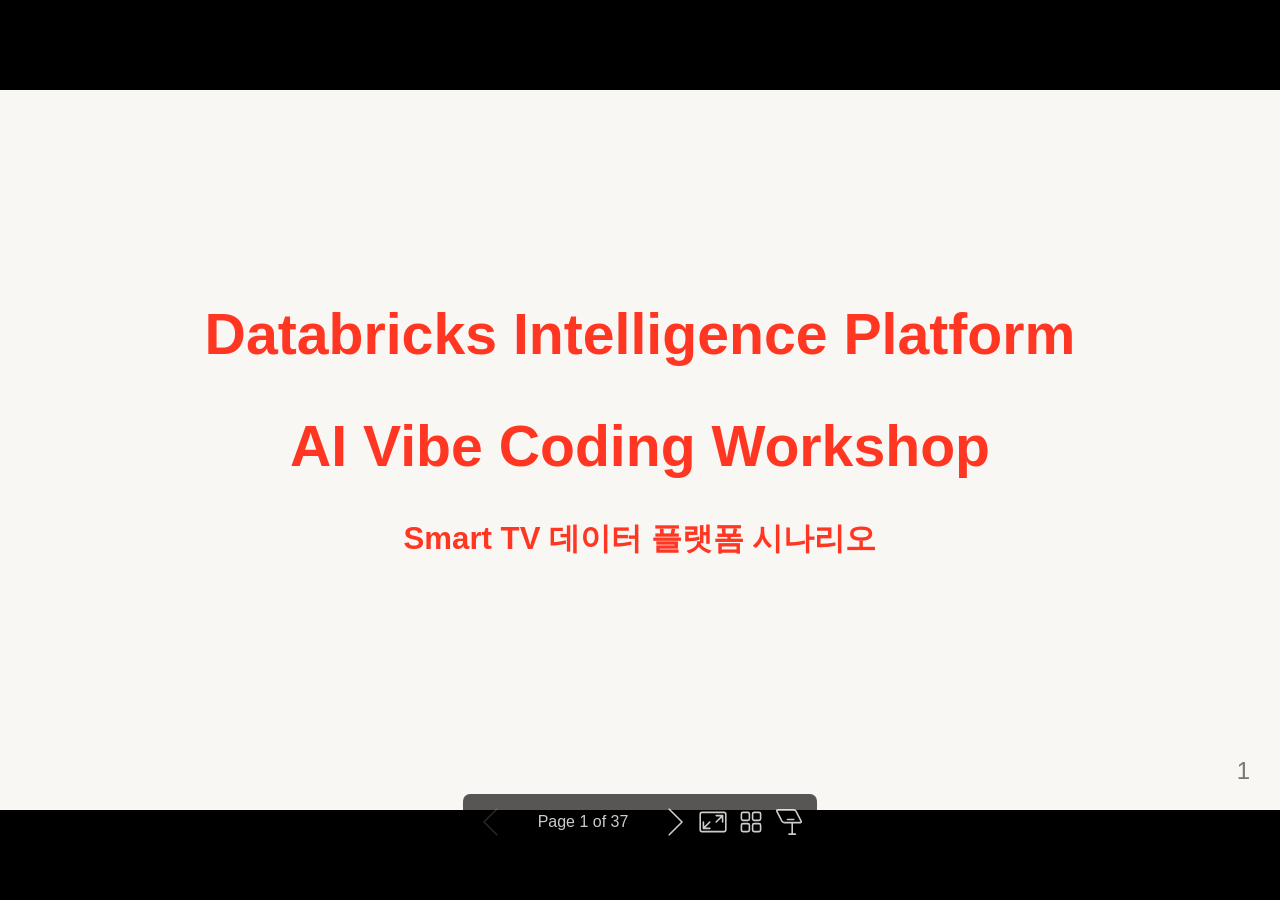
<file: slides/ai-vibe-coding-workshop.html>
<!DOCTYPE html><html lang="C"><head><title>Databricks Intelligence Platform</title><meta property="og:title" content="Databricks Intelligence Platform"><meta charset="UTF-8"><meta name="viewport" content="width=device-width,height=device-height,initial-scale=1.0"><meta name="apple-mobile-web-app-capable" content="yes"><meta http-equiv="X-UA-Compatible" content="ie=edge"><meta property="og:type" content="website"><meta name="twitter:card" content="summary"><style>@media screen{body[data-bespoke-view=""] .bespoke-marp-parent>.bespoke-marp-osc>button,body[data-bespoke-view=next] .bespoke-marp-parent>.bespoke-marp-osc>button,body[data-bespoke-view=overview] button.bespoke-marp-overview-close,body[data-bespoke-view=presenter] .bespoke-marp-presenter-container .bespoke-marp-presenter-info-container .bespoke-marp-presenter-info-page-area .bespoke-marp-presenter-info-page,body[data-bespoke-view=presenter] .bespoke-marp-presenter-container .bespoke-marp-presenter-info-container button,body[data-bespoke-view=presenter] .bespoke-marp-presenter-container .bespoke-marp-presenter-note-container button{appearance:none;background-color:initial;border:0;color:inherit;cursor:pointer;font-size:inherit;opacity:.8;outline:none;padding:0;transition:opacity .2s linear;-webkit-tap-highlight-color:transparent}body[data-bespoke-view=""] .bespoke-marp-parent>.bespoke-marp-osc>button:disabled,body[data-bespoke-view=next] .bespoke-marp-parent>.bespoke-marp-osc>button:disabled,body[data-bespoke-view=overview] button.bespoke-marp-overview-close:disabled,body[data-bespoke-view=presenter] .bespoke-marp-presenter-container .bespoke-marp-presenter-info-container .bespoke-marp-presenter-info-page-area .bespoke-marp-presenter-info-page:disabled,body[data-bespoke-view=presenter] .bespoke-marp-presenter-container .bespoke-marp-presenter-info-container button:disabled,body[data-bespoke-view=presenter] .bespoke-marp-presenter-container .bespoke-marp-presenter-note-container button:disabled{cursor:not-allowed;opacity:.15!important}body[data-bespoke-view=""] .bespoke-marp-parent>.bespoke-marp-osc>button:hover,body[data-bespoke-view=next] .bespoke-marp-parent>.bespoke-marp-osc>button:hover,body[data-bespoke-view=overview] button.bespoke-marp-overview-close:hover,body[data-bespoke-view=presenter] .bespoke-marp-presenter-container .bespoke-marp-presenter-info-container .bespoke-marp-presenter-info-page-area .bespoke-marp-presenter-info-page:hover,body[data-bespoke-view=presenter] .bespoke-marp-presenter-container .bespoke-marp-presenter-info-container button:hover,body[data-bespoke-view=presenter] .bespoke-marp-presenter-container .bespoke-marp-presenter-note-container button:hover{opacity:1}body[data-bespoke-view=""] .bespoke-marp-parent>.bespoke-marp-osc>button:hover:active,body[data-bespoke-view=next] .bespoke-marp-parent>.bespoke-marp-osc>button:hover:active,body[data-bespoke-view=overview] button.bespoke-marp-overview-close:hover:active,body[data-bespoke-view=presenter] .bespoke-marp-presenter-container .bespoke-marp-presenter-info-container .bespoke-marp-presenter-info-page-area .bespoke-marp-presenter-info-page:hover:active,body[data-bespoke-view=presenter] .bespoke-marp-presenter-container .bespoke-marp-presenter-info-container button:hover:active,body[data-bespoke-view=presenter] .bespoke-marp-presenter-container .bespoke-marp-presenter-note-container button:hover:active{opacity:.6}body[data-bespoke-view=""] .bespoke-marp-parent>.bespoke-marp-osc>button:hover:not(:disabled),body[data-bespoke-view=next] .bespoke-marp-parent>.bespoke-marp-osc>button:hover:not(:disabled),body[data-bespoke-view=overview] button.bespoke-marp-overview-close:hover:not(:disabled),body[data-bespoke-view=presenter] .bespoke-marp-presenter-container .bespoke-marp-presenter-info-container .bespoke-marp-presenter-info-page-area .bespoke-marp-presenter-info-page:hover:not(:disabled),body[data-bespoke-view=presenter] .bespoke-marp-presenter-container .bespoke-marp-presenter-info-container button:hover:not(:disabled),body[data-bespoke-view=presenter] .bespoke-marp-presenter-container .bespoke-marp-presenter-note-container button:hover:not(:disabled){transition:none}body[data-bespoke-view=""] .bespoke-marp-parent>.bespoke-marp-osc>button[data-bespoke-marp-osc=prev],body[data-bespoke-view=next] .bespoke-marp-parent>.bespoke-marp-osc>button[data-bespoke-marp-osc=prev],body[data-bespoke-view=presenter] .bespoke-marp-presenter-container .bespoke-marp-presenter-info-container button.bespoke-marp-presenter-info-page-prev{background:#0000 url("[data-uri]") no-repeat 50%;background-size:contain;overflow:hidden;text-indent:100%;white-space:nowrap}body[data-bespoke-view=""] .bespoke-marp-parent>.bespoke-marp-osc>button[data-bespoke-marp-osc=next],body[data-bespoke-view=next] .bespoke-marp-parent>.bespoke-marp-osc>button[data-bespoke-marp-osc=next],body[data-bespoke-view=presenter] .bespoke-marp-presenter-container .bespoke-marp-presenter-info-container button.bespoke-marp-presenter-info-page-next{background:#0000 url("[data-uri]") no-repeat 50%;background-size:contain;overflow:hidden;text-indent:100%;white-space:nowrap}body[data-bespoke-view=""] .bespoke-marp-parent>.bespoke-marp-osc>button[data-bespoke-marp-osc=fullscreen],body[data-bespoke-view=next] .bespoke-marp-parent>.bespoke-marp-osc>button[data-bespoke-marp-osc=fullscreen]{background:#0000 url("[data-uri]") no-repeat 50%;background-size:contain;overflow:hidden;text-indent:100%;white-space:nowrap}body[data-bespoke-view=""] .bespoke-marp-parent>.bespoke-marp-osc>button.exit[data-bespoke-marp-osc=fullscreen],body[data-bespoke-view=next] .bespoke-marp-parent>.bespoke-marp-osc>button.exit[data-bespoke-marp-osc=fullscreen]{background-image:url("[data-uri]")}body[data-bespoke-view=""] .bespoke-marp-parent>.bespoke-marp-osc>button[data-bespoke-marp-osc=presenter],body[data-bespoke-view=next] .bespoke-marp-parent>.bespoke-marp-osc>button[data-bespoke-marp-osc=presenter]{background:#0000 url("[data-uri]") no-repeat 50%;background-size:contain;overflow:hidden;text-indent:100%;white-space:nowrap}body[data-bespoke-view=overview] button.bespoke-marp-overview-close,body[data-bespoke-view=presenter] .bespoke-marp-presenter-container .bespoke-marp-presenter-note-container button.bespoke-marp-presenter-note-bigger{background:#0000 url("[data-uri]") no-repeat 50%;background-size:contain;overflow:hidden;text-indent:100%;white-space:nowrap}body[data-bespoke-view=presenter] .bespoke-marp-presenter-container .bespoke-marp-presenter-note-container button.bespoke-marp-presenter-note-smaller{background:#0000 url("[data-uri]") no-repeat 50%;background-size:contain;overflow:hidden;text-indent:100%;white-space:nowrap}body[data-bespoke-view=""] .bespoke-marp-parent>.bespoke-marp-osc>button[data-bespoke-marp-osc=overview],body[data-bespoke-view=next] .bespoke-marp-parent>.bespoke-marp-osc>button[data-bespoke-marp-osc=overview]{background:#0000 url("[data-uri]") no-repeat 50%;background-size:contain;overflow:hidden;text-indent:100%;white-space:nowrap}}@keyframes __bespoke_marp_transition_reduced_outgoing__{0%{opacity:1}to{opacity:0}}@keyframes __bespoke_marp_transition_reduced_incoming__{0%{mix-blend-mode:plus-lighter;opacity:0}to{mix-blend-mode:plus-lighter;opacity:1}}.bespoke-marp-note,.bespoke-marp-osc,.bespoke-progress-parent{display:none;transition:none}@media screen{::view-transition-group(*){animation-duration:var(--marp-bespoke-transition-animation-duration,.5s);animation-timing-function:ease}::view-transition-new(*),::view-transition-old(*){animation-delay:0s;animation-direction:var(--marp-bespoke-transition-animation-direction,normal);animation-duration:var(--marp-bespoke-transition-animation-duration,.5s);animation-fill-mode:both;animation-name:var(--marp-bespoke-transition-animation-name,var(--marp-bespoke-transition-animation-name-fallback,__bespoke_marp_transition_no_animation__));mix-blend-mode:normal}::view-transition-old(*){--marp-bespoke-transition-animation-name-fallback:__bespoke_marp_transition_reduced_outgoing__;animation-timing-function:ease}::view-transition-new(*){--marp-bespoke-transition-animation-name-fallback:__bespoke_marp_transition_reduced_incoming__;animation-timing-function:ease}::view-transition-new(root),::view-transition-old(root){animation-timing-function:linear}::view-transition-new(__bespoke_marp_transition_osc__),::view-transition-old(__bespoke_marp_transition_osc__){animation-duration:0s!important;animation-name:__bespoke_marp_transition_osc__!important}::view-transition-new(__bespoke_marp_transition_osc__){opacity:0!important}.bespoke-marp-transition-warming-up::view-transition-group(*),.bespoke-marp-transition-warming-up::view-transition-new(*),.bespoke-marp-transition-warming-up::view-transition-old(*){animation-play-state:paused!important}body,html{height:100%;margin:0}body{background:#000;overflow:hidden}svg.bespoke-marp-slide{content-visibility:hidden;interactivity:inert;opacity:0;pointer-events:none;z-index:-1}svg.bespoke-marp-slide:not(.bespoke-marp-active) *{view-transition-name:none!important}svg.bespoke-marp-slide.bespoke-marp-active{content-visibility:visible;interactivity:auto;opacity:1;pointer-events:auto;z-index:0}svg.bespoke-marp-slide.bespoke-marp-active.bespoke-marp-active-ready *{animation-name:__bespoke_marp__!important}@supports not (content-visibility:hidden){svg.bespoke-marp-slide[data-bespoke-marp-load=hideable]{display:none}svg.bespoke-marp-slide[data-bespoke-marp-load=hideable].bespoke-marp-active{display:block}}}@media screen and (prefers-reduced-motion:reduce){svg.bespoke-marp-slide *{view-transition-name:none!important}}@media screen{[data-bespoke-marp-fragment=inactive]{visibility:hidden}body[data-bespoke-view=""] .bespoke-marp-parent,body[data-bespoke-view=next] .bespoke-marp-parent{inset:0;position:absolute}body[data-bespoke-view=""] .bespoke-marp-parent>.bespoke-marp-osc,body[data-bespoke-view=next] .bespoke-marp-parent>.bespoke-marp-osc{background:#000000a6;border-radius:7px;bottom:50px;color:#fff;contain:paint;display:block;font-family:Helvetica,Arial,sans-serif;font-size:16px;left:50%;line-height:0;opacity:1;padding:12px;position:absolute;touch-action:manipulation;transform:translateX(-50%);transition:opacity .2s linear;-webkit-user-select:none;user-select:none;view-transition-name:__bespoke_marp_transition_osc__;white-space:nowrap;will-change:transform;z-index:1}body[data-bespoke-view=""] .bespoke-marp-parent>.bespoke-marp-osc>:where(*),body[data-bespoke-view=next] .bespoke-marp-parent>.bespoke-marp-osc>:where(*){margin-left:6px}body[data-bespoke-view=""] .bespoke-marp-parent>.bespoke-marp-osc>:where(*):where(:first-child),body[data-bespoke-view=next] .bespoke-marp-parent>.bespoke-marp-osc>:where(*):where(:first-child){margin-left:0}body[data-bespoke-view=""] .bespoke-marp-parent>.bespoke-marp-osc>span,body[data-bespoke-view=next] .bespoke-marp-parent>.bespoke-marp-osc>span{opacity:.8}body[data-bespoke-view=""] .bespoke-marp-parent>.bespoke-marp-osc>span[data-bespoke-marp-osc=page],body[data-bespoke-view=next] .bespoke-marp-parent>.bespoke-marp-osc>span[data-bespoke-marp-osc=page]{display:inline-block;min-width:140px;text-align:center}body[data-bespoke-view=""] .bespoke-marp-parent>.bespoke-marp-osc>button[data-bespoke-marp-osc=fullscreen],body[data-bespoke-view=""] .bespoke-marp-parent>.bespoke-marp-osc>button[data-bespoke-marp-osc=next],body[data-bespoke-view=""] .bespoke-marp-parent>.bespoke-marp-osc>button[data-bespoke-marp-osc=overview],body[data-bespoke-view=""] .bespoke-marp-parent>.bespoke-marp-osc>button[data-bespoke-marp-osc=presenter],body[data-bespoke-view=""] .bespoke-marp-parent>.bespoke-marp-osc>button[data-bespoke-marp-osc=prev],body[data-bespoke-view=next] .bespoke-marp-parent>.bespoke-marp-osc>button[data-bespoke-marp-osc=fullscreen],body[data-bespoke-view=next] .bespoke-marp-parent>.bespoke-marp-osc>button[data-bespoke-marp-osc=next],body[data-bespoke-view=next] .bespoke-marp-parent>.bespoke-marp-osc>button[data-bespoke-marp-osc=overview],body[data-bespoke-view=next] .bespoke-marp-parent>.bespoke-marp-osc>button[data-bespoke-marp-osc=presenter],body[data-bespoke-view=next] .bespoke-marp-parent>.bespoke-marp-osc>button[data-bespoke-marp-osc=prev]{height:32px;line-height:32px;width:32px}body[data-bespoke-view=""] .bespoke-marp-parent.bespoke-marp-inactive,body[data-bespoke-view=next] .bespoke-marp-parent.bespoke-marp-inactive{cursor:none}body[data-bespoke-view=""] .bespoke-marp-parent.bespoke-marp-inactive>.bespoke-marp-osc,body[data-bespoke-view=next] .bespoke-marp-parent.bespoke-marp-inactive>.bespoke-marp-osc{opacity:0;pointer-events:none}body[data-bespoke-view=""] svg.bespoke-marp-slide,body[data-bespoke-view=next] svg.bespoke-marp-slide{height:100%;left:0;position:absolute;top:0;width:100%}body[data-bespoke-view=""] .bespoke-progress-parent{background:#222;display:flex;height:5px;width:100%}body[data-bespoke-view=""] .bespoke-progress-parent+:where(.bespoke-marp-parent){top:5px}body[data-bespoke-view=""] .bespoke-progress-parent .bespoke-progress-bar{background:#0288d1;flex:0 0 0;transition:flex-basis .2s cubic-bezier(0,1,1,1)}body[data-bespoke-view=next]{background:#0000}body[data-bespoke-view=presenter]{background:#161616}body[data-bespoke-view=presenter] .bespoke-marp-presenter-container{display:grid;font-family:Helvetica,Arial,sans-serif;grid-template:"current dragbar next" minmax(140px,1fr) "current dragbar note" 2fr "info    dragbar note" 3em;grid-template-columns:minmax(3px,var(--bespoke-marp-presenter-split-ratio,66%)) 0 minmax(3px,1fr);height:100%;left:0;position:absolute;top:0;width:100%}body[data-bespoke-view=presenter] .bespoke-marp-presenter-container :where(.bespoke-marp-parent){grid-area:current;overflow:hidden;position:relative}body[data-bespoke-view=presenter] .bespoke-marp-presenter-container :where(.bespoke-marp-parent) :where(svg.bespoke-marp-slide){height:calc(100% - 40px);left:20px;pointer-events:none;position:absolute;top:20px;-webkit-user-select:none;user-select:none;width:calc(100% - 40px)}body[data-bespoke-view=presenter] .bespoke-marp-presenter-container :where(.bespoke-marp-parent) :where(svg.bespoke-marp-slide).bespoke-marp-active{filter:drop-shadow(0 3px 10px rgba(0,0,0,.5))}body[data-bespoke-view=presenter] .bespoke-marp-presenter-container .bespoke-marp-presenter-dragbar-container{background:#0288d1;cursor:col-resize;grid-area:dragbar;margin-left:-3px;opacity:0;position:relative;transition:opacity .4s linear .1s;width:6px;z-index:10}body[data-bespoke-view=presenter] .bespoke-marp-presenter-container .bespoke-marp-presenter-dragbar-container:hover{opacity:1}body[data-bespoke-view=presenter] .bespoke-marp-presenter-container .bespoke-marp-presenter-dragbar-container.active{opacity:1;transition-delay:0s}body[data-bespoke-view=presenter] .bespoke-marp-presenter-container .bespoke-marp-presenter-next-container{background:#222;cursor:pointer;display:none;grid-area:next;overflow:hidden;position:relative}body[data-bespoke-view=presenter] .bespoke-marp-presenter-container .bespoke-marp-presenter-next-container.active{display:block}body[data-bespoke-view=presenter] .bespoke-marp-presenter-container .bespoke-marp-presenter-next-container iframe.bespoke-marp-presenter-next{background:#0000;border:0;display:block;filter:drop-shadow(0 3px 10px rgba(0,0,0,.5));height:calc(100% - 40px);left:20px;pointer-events:none;position:absolute;interactivity:inert;top:20px;-webkit-user-select:none;user-select:none;width:calc(100% - 40px)}body[data-bespoke-view=presenter] .bespoke-marp-presenter-container .bespoke-marp-presenter-note-container{background:#222;color:#eee;grid-area:note;position:relative;z-index:1}body[data-bespoke-view=presenter] .bespoke-marp-presenter-container .bespoke-marp-presenter-note-container button{height:1.5em;line-height:1.5em;width:1.5em}body[data-bespoke-view=presenter] .bespoke-marp-presenter-container .bespoke-marp-presenter-note-container .bespoke-marp-presenter-note-wrapper{display:block;inset:0;position:absolute}body[data-bespoke-view=presenter] .bespoke-marp-presenter-container .bespoke-marp-presenter-note-container .bespoke-marp-presenter-note-buttons{background:#000000a6;border-radius:4px;bottom:0;display:flex;gap:4px;margin:12px;opacity:0;padding:6px;pointer-events:none;position:absolute;right:0;transition:opacity .2s linear}body[data-bespoke-view=presenter] .bespoke-marp-presenter-container .bespoke-marp-presenter-note-container .bespoke-marp-presenter-note-buttons:focus-within,body[data-bespoke-view=presenter] .bespoke-marp-presenter-container .bespoke-marp-presenter-note-container .bespoke-marp-presenter-note-wrapper:focus-within+.bespoke-marp-presenter-note-buttons,body[data-bespoke-view=presenter] .bespoke-marp-presenter-container .bespoke-marp-presenter-note-container:hover .bespoke-marp-presenter-note-buttons{opacity:1;pointer-events:auto}body[data-bespoke-view=presenter] .bespoke-marp-presenter-container .bespoke-marp-presenter-note-container .bespoke-marp-note{box-sizing:border-box;font-size:calc(1.1em*var(--bespoke-marp-note-font-scale, 1));height:calc(100% - 40px);margin:20px;overflow:auto;padding-right:3px;white-space:pre-wrap;width:calc(100% - 40px);word-wrap:break-word;scrollbar-color:#eeeeee80 #0000;scrollbar-width:thin}body[data-bespoke-view=presenter] .bespoke-marp-presenter-container .bespoke-marp-presenter-note-container .bespoke-marp-note::-webkit-scrollbar{width:6px}body[data-bespoke-view=presenter] .bespoke-marp-presenter-container .bespoke-marp-presenter-note-container .bespoke-marp-note::-webkit-scrollbar-track{background:#0000}body[data-bespoke-view=presenter] .bespoke-marp-presenter-container .bespoke-marp-presenter-note-container .bespoke-marp-note::-webkit-scrollbar-thumb{background:#eeeeee80;border-radius:6px}body[data-bespoke-view=presenter] .bespoke-marp-presenter-container .bespoke-marp-presenter-note-container .bespoke-marp-note:empty{pointer-events:none}body[data-bespoke-view=presenter] .bespoke-marp-presenter-container .bespoke-marp-presenter-note-container .bespoke-marp-note.active{display:block}body[data-bespoke-view=presenter] .bespoke-marp-presenter-container .bespoke-marp-presenter-note-container .bespoke-marp-note p:first-child{margin-top:0}body[data-bespoke-view=presenter] .bespoke-marp-presenter-container .bespoke-marp-presenter-note-container .bespoke-marp-note p:last-child{margin-bottom:0}body[data-bespoke-view=presenter] .bespoke-marp-presenter-container .bespoke-marp-presenter-info-container{align-items:center;box-sizing:border-box;color:#eee;display:flex;flex-wrap:nowrap;grid-area:info;justify-content:center;overflow:hidden;padding:0 10px}body[data-bespoke-view=presenter] .bespoke-marp-presenter-container .bespoke-marp-presenter-info-container .bespoke-marp-presenter-info-page-area,body[data-bespoke-view=presenter] .bespoke-marp-presenter-container .bespoke-marp-presenter-info-container .bespoke-marp-presenter-info-time,body[data-bespoke-view=presenter] .bespoke-marp-presenter-container .bespoke-marp-presenter-info-container .bespoke-marp-presenter-info-timer{box-sizing:border-box;display:block;padding:0 10px;white-space:nowrap;width:100%}body[data-bespoke-view=presenter] .bespoke-marp-presenter-container .bespoke-marp-presenter-info-container button{height:1.5em;line-height:1.5em;width:1.5em}body[data-bespoke-view=presenter] .bespoke-marp-presenter-container .bespoke-marp-presenter-info-container .bespoke-marp-presenter-info-page-area{order:2;text-align:center}body[data-bespoke-view=presenter] .bespoke-marp-presenter-container .bespoke-marp-presenter-info-container .bespoke-marp-presenter-info-page-area .bespoke-marp-presenter-info-page{display:inline-block;min-width:120px;text-align:center}body[data-bespoke-view=presenter] .bespoke-marp-presenter-container .bespoke-marp-presenter-info-container .bespoke-marp-presenter-info-time{color:#999;order:1;text-align:left}body[data-bespoke-view=presenter] .bespoke-marp-presenter-container .bespoke-marp-presenter-info-container .bespoke-marp-presenter-info-timer{color:#999;order:3;text-align:right}body[data-bespoke-view=presenter] .bespoke-marp-presenter-container .bespoke-marp-presenter-info-container .bespoke-marp-presenter-info-timer:hover{cursor:pointer}body[data-bespoke-view=overview]{background:#161616;overflow:auto}body[data-bespoke-view=overview] [data-bespoke-marp-fragment=inactive]{visibility:visible}body[data-bespoke-view=overview] .bespoke-marp-overview-header{backdrop-filter:blur(4px);background:#222222d9;box-shadow:0 3px 10px #00000080;box-sizing:border-box;display:flex;height:48px;inset:0 0 auto;justify-content:flex-end;padding:10px;position:fixed;z-index:1}body[data-bespoke-view=overview] button.bespoke-marp-overview-close{height:28px;line-height:28px;transform:rotate(45deg);width:28px}body[data-bespoke-view=overview] .bespoke-marp-parent{display:grid;gap:40px;grid-template-columns:repeat(auto-fit,minmax(0,240px));justify-content:space-around;padding:30px}body[data-bespoke-view=overview] .bespoke-marp-parent svg.bespoke-marp-slide{--bov-selected:#0000;--bov-focus:#161616;--bov-focus-outline:#0000;background-image:conic-gradient(#161616 0 0),conic-gradient(var(--bov-focus) 0 0),conic-gradient(var(--bov-focus-outline) 0 0),conic-gradient(var(--bov-selected) 0 0);background-position:5px 5px,3px 3px,2px 2px,0 0;background-repeat:no-repeat;background-size:calc(100% - 10px) calc(100% - 10px),calc(100% - 6px) calc(100% - 6px),calc(100% - 4px) calc(100% - 4px),100% 100%;content-visibility:visible;cursor:pointer;filter:drop-shadow(0 3px 10px rgba(0,0,0,.5));margin:-6px;padding:6px;interactivity:auto;opacity:1;outline:0;pointer-events:auto;scroll-margin-block:30px;width:100%;z-index:0}body[data-bespoke-view=overview] .bespoke-marp-parent svg.bespoke-marp-slide *,body[data-bespoke-view=overview] .bespoke-marp-parent svg.bespoke-marp-slide.bespoke-marp-active *{pointer-events:none;interactivity:inert}body[data-bespoke-view=overview] .bespoke-marp-parent svg.bespoke-marp-slide:active,body[data-bespoke-view=overview] .bespoke-marp-parent svg.bespoke-marp-slide:focus-visible,body[data-bespoke-view=overview] .bespoke-marp-parent svg.bespoke-marp-slide:hover{--bov-focus-outline:#161616}body[data-bespoke-view=overview] .bespoke-marp-parent svg.bespoke-marp-slide:focus-visible,body[data-bespoke-view=overview] .bespoke-marp-parent svg.bespoke-marp-slide:hover{--bov-focus:#999}body[data-bespoke-view=overview] .bespoke-marp-parent svg.bespoke-marp-slide:active{--bov-focus:#eee}body[data-bespoke-view=overview] .bespoke-marp-parent svg.bespoke-marp-slide.bespoke-marp-active{--bov-selected:#0288d1}body[data-bespoke-view=overview]:has(.bespoke-marp-overview-header) .bespoke-marp-parent{padding-top:78px}body[data-bespoke-view=overview]:has(.bespoke-marp-overview-header) .bespoke-marp-parent svg.bespoke-marp-slide{scroll-margin-top:78px}.bespoke-marp-overview{background:#000000a6;inset:0;opacity:0;pointer-events:none;position:fixed;transition:opacity .1s ease;z-index:10}.bespoke-marp-overview iframe{background:#222;border:0;display:block;height:100%;left:0;position:absolute;top:0;width:100%}.bespoke-marp-overview[data-open="1"]{opacity:1;pointer-events:auto}}@media print{.bespoke-marp-overview,.bespoke-marp-presenter-info-container,.bespoke-marp-presenter-next-container,.bespoke-marp-presenter-note-container{display:none}}</style><style>div#\:\$p > svg > foreignObject > section{width:1280px;height:720px;box-sizing:border-box;overflow:hidden;position:relative;scroll-snap-align:center center;-webkit-text-size-adjust:100%;text-size-adjust:100%}div#\:\$p > svg > foreignObject > section::after{bottom:0;content:attr(data-marpit-pagination);padding:inherit;pointer-events:none;position:absolute;right:0}div#\:\$p > svg > foreignObject > section:not([data-marpit-pagination])::after{display:none}div#\:\$p > svg > foreignObject > section :is(h1, marp-h1){font-size:2em;margin-block:0.67em}div#\:\$p > svg > foreignObject > section video::-webkit-media-controls{will-change:transform}@page {size:1280px 720px;margin:0}@media print{html, body{background-color:#fff;margin:0;page-break-inside:avoid;break-inside:avoid-page}div#\:\$p > svg > foreignObject > section{page-break-before:always;break-before:page}div#\:\$p > svg > foreignObject > section, div#\:\$p > svg > foreignObject > section *{-webkit-print-color-adjust:exact!important;animation-delay:0s!important;animation-duration:0s!important;color-adjust:exact!important;print-color-adjust:exact!important;transition:none!important}div#\:\$p > svg[data-marpit-svg]{display:block;height:100vh;width:100vw}}div#\:\$p > svg > foreignObject > :where(section){container-type:size}div#\:\$p > svg > foreignObject > section img[data-marp-twemoji]{background:transparent;height:1em;margin:0 .05em 0 .1em;vertical-align:-.1em;width:1em}div#\:\$p > svg > foreignObject > section{--fgColor-danger:light-dark(#d1242f, #f85149);--bgColor-attention-muted:light-dark(#fff8c5, #bb800926);--bgColor-muted:light-dark(#f6f8fa, #151b23);--bgColor-neutral-muted:light-dark(#818b981f, #656c7633);--borderColor-accent-emphasis:light-dark(#0969da, #1f6feb);--borderColor-attention-emphasis:light-dark(#9a6700, #9e6a03);--borderColor-danger-emphasis:light-dark(#cf222e, #da3633);--borderColor-default:light-dark(#d1d9e0, #3d444d);--borderColor-done-emphasis:light-dark(#8250df, #8957e5);--borderColor-success-emphasis:light-dark(#1a7f37, #238636);--color-prettylights-syntax-brackethighlighter-angle:light-dark(#59636e, #9198a1);--color-prettylights-syntax-brackethighlighter-unmatched:light-dark(#82071e, #f85149);--color-prettylights-syntax-carriage-return-bg:light-dark(#cf222e, #b62324);--color-prettylights-syntax-carriage-return-text:light-dark(#f6f8fa, #f0f6fc);--color-prettylights-syntax-comment:light-dark(#59636e, #9198a1);--color-prettylights-syntax-constant:light-dark(#0550ae, #79c0ff);--color-prettylights-syntax-constant-other-reference-link:light-dark(#0a3069, #a5d6ff);--color-prettylights-syntax-entity:light-dark(#6639ba, #d2a8ff);--color-prettylights-syntax-entity-tag:light-dark(#0550ae, #7ee787);--color-prettylights-syntax-invalid-illegal-text:light-dark(var(--fgColor-danger), var(--fgColor-danger));--color-prettylights-syntax-keyword:light-dark(#cf222e, #ff7b72);--color-prettylights-syntax-markup-changed-bg:light-dark(#ffd8b5, #5a1e02);--color-prettylights-syntax-markup-changed-text:light-dark(#953800, #ffdfb6);--color-prettylights-syntax-markup-deleted-bg:light-dark(#ffebe9, #67060c);--color-prettylights-syntax-markup-deleted-text:light-dark(#82071e, #ffdcd7);--color-prettylights-syntax-markup-heading:light-dark(#0550ae, #1f6feb);--color-prettylights-syntax-markup-ignored-bg:light-dark(#0550ae, #1158c7);--color-prettylights-syntax-markup-ignored-text:light-dark(#d1d9e0, #f0f6fc);--color-prettylights-syntax-markup-inserted-bg:light-dark(#dafbe1, #033a16);--color-prettylights-syntax-markup-inserted-text:light-dark(#116329, #aff5b4);--color-prettylights-syntax-markup-list:light-dark(#3b2300, #f2cc60);--color-prettylights-syntax-meta-diff-range:light-dark(#8250df, #d2a8ff);--color-prettylights-syntax-string:light-dark(#0a3069, #a5d6ff);--color-prettylights-syntax-string-regexp:light-dark(#116329, #7ee787);--color-prettylights-syntax-sublimelinter-gutter-mark:light-dark(#818b98, #3d444d);--color-prettylights-syntax-variable:light-dark(#953800, #ffa657);--fgColor-accent:light-dark(#0969da, #4493f8);--fgColor-attention:light-dark(#9a6700, #d29922);--fgColor-done:light-dark(#8250df, #ab7df8);--fgColor-muted:light-dark(#59636e, #9198a1);--fgColor-success:light-dark(#1a7f37, #3fb950);--bgColor-default:light-dark(#fff, #0d1117);--borderColor-muted:light-dark(#d1d9e0b3, #3d444db3);--color-prettylights-syntax-invalid-illegal-bg:light-dark(var(--bgColor-danger-muted), var(--bgColor-danger-muted));--color-prettylights-syntax-markup-bold:light-dark(#1f2328, #f0f6fc);--color-prettylights-syntax-markup-italic:light-dark(#1f2328, #f0f6fc);--color-prettylights-syntax-storage-modifier-import:light-dark(#1f2328, #f0f6fc);--fgColor-default:light-dark(#1f2328, #f0f6fc);--focus-outlineColor:light-dark(var(--borderColor-accent-emphasis), var(--borderColor-accent-emphasis));--borderColor-neutral-muted:light-dark(var(--borderColor-muted), var(--borderColor-muted));--base-size-16:calc(var(--marpit-root-font-size, 1rem) * 1);--base-size-24:calc(var(--marpit-root-font-size, 1rem) * 1.5);--base-size-4:calc(var(--marpit-root-font-size, 1rem) * 0.25);--base-size-40:calc(var(--marpit-root-font-size, 1rem) * 2.5);--base-size-8:calc(var(--marpit-root-font-size, 1rem) * 0.5);--base-text-weight-medium:500;--base-text-weight-normal:400;--base-text-weight-semibold:600;--fontStack-monospace:ui-monospace, SFMono-Regular, SF Mono, Menlo, Consolas, Liberation Mono, monospace;--fontStack-sansSerif:-apple-system, BlinkMacSystemFont, "Segoe UI", "Noto Sans", Helvetica, Arial, sans-serif, "Apple Color Emoji", "Segoe UI Emoji";}/*!
 * Marp default theme.
 *
 * @theme default
 * @author Yuki Hattori
 *
 * @auto-scaling true
 * @size 16:9 1280px 720px
 * @size 4:3 960px 720px
 */div#\:\$p > svg > foreignObject > section [data-theme=light],div#\:\$p > svg > foreignObject > section{color-scheme:light}div#\:\$p > svg > foreignObject > section [data-theme=dark],div#\:\$p > svg > foreignObject > section:where(.invert){color-scheme:dark}div#\:\$p > svg > foreignObject > section{-ms-text-size-adjust:100%;-webkit-text-size-adjust:100%;background-color:var(--bgColor-default);color:var(--fgColor-default);font-family:var(--fontStack-sansSerif, -apple-system, BlinkMacSystemFont, "Segoe UI", "Noto Sans", Helvetica, Arial, sans-serif, "Apple Color Emoji", "Segoe UI Emoji");font-size:16px;font-weight:var(--base-text-weight-normal, 400);line-height:1.5;margin:0;word-wrap:break-word}div#\:\$p > svg > foreignObject > section{--marpit-root-font-size:16px}div#\:\$p > svg > foreignObject > section a{text-decoration:underline;text-underline-offset:calc(var(--marpit-root-font-size, 1rem) * .2)}div#\:\$p > svg > foreignObject > section :is(h1, marp-h1):hover .anchor .octicon-link:before,div#\:\$p > svg > foreignObject > section :is(h2, marp-h2):hover .anchor .octicon-link:before,div#\:\$p > svg > foreignObject > section :is(h3, marp-h3):hover .anchor .octicon-link:before,div#\:\$p > svg > foreignObject > section :is(h4, marp-h4):hover .anchor .octicon-link:before,div#\:\$p > svg > foreignObject > section :is(h5, marp-h5):hover .anchor .octicon-link:before,div#\:\$p > svg > foreignObject > section :is(h6, marp-h6):hover .anchor .octicon-link:before{background-color:currentColor;content:" ";display:inline-block;height:16px;-webkit-mask-image:url('data:image/svg+xml;charset=utf-8,<svg xmlns="http://www.w3.org/2000/svg" aria-hidden="true" viewBox="0 0 16 16"><path fill-rule="evenodd" d="M7.775 3.275a.75.75 0 0 0 1.06 1.06l1.25-1.25a2 2 0 1 1 2.83 2.83l-2.5 2.5a2 2 0 0 1-2.83 0 .75.75 0 0 0-1.06 1.06 3.5 3.5 0 0 0 4.95 0l2.5-2.5a3.5 3.5 0 0 0-4.95-4.95zm-4.69 9.64a2 2 0 0 1 0-2.83l2.5-2.5a2 2 0 0 1 2.83 0 .75.75 0 0 0 1.06-1.06 3.5 3.5 0 0 0-4.95 0l-2.5 2.5a3.5 3.5 0 0 0 4.95 4.95l1.25-1.25a.75.75 0 0 0-1.06-1.06l-1.25 1.25a2 2 0 0 1-2.83 0"/></svg>');mask-image:url('data:image/svg+xml;charset=utf-8,<svg xmlns="http://www.w3.org/2000/svg" aria-hidden="true" viewBox="0 0 16 16"><path fill-rule="evenodd" d="M7.775 3.275a.75.75 0 0 0 1.06 1.06l1.25-1.25a2 2 0 1 1 2.83 2.83l-2.5 2.5a2 2 0 0 1-2.83 0 .75.75 0 0 0-1.06 1.06 3.5 3.5 0 0 0 4.95 0l2.5-2.5a3.5 3.5 0 0 0-4.95-4.95zm-4.69 9.64a2 2 0 0 1 0-2.83l2.5-2.5a2 2 0 0 1 2.83 0 .75.75 0 0 0 1.06-1.06 3.5 3.5 0 0 0-4.95 0l-2.5 2.5a3.5 3.5 0 0 0 4.95 4.95l1.25-1.25a.75.75 0 0 0-1.06-1.06l-1.25 1.25a2 2 0 0 1-2.83 0"/></svg>');width:16px}div#\:\$p > svg > foreignObject > section details,div#\:\$p > svg > foreignObject > section figcaption,div#\:\$p > svg > foreignObject > section figure{display:block}div#\:\$p > svg > foreignObject > section summary{display:list-item}div#\:\$p > svg > foreignObject > section [hidden]{display:none!important}div#\:\$p > svg > foreignObject > section a{background-color:transparent;color:var(--fgColor-accent);text-decoration:none}div#\:\$p > svg > foreignObject > section abbr[title]{border-bottom:none;-webkit-text-decoration:underline dotted;text-decoration:underline dotted}div#\:\$p > svg > foreignObject > section b,div#\:\$p > svg > foreignObject > section strong{font-weight:var(--base-text-weight-semibold, 600)}div#\:\$p > svg > foreignObject > section dfn{font-style:italic}div#\:\$p > svg > foreignObject > section :is(h1, marp-h1){border-bottom:1px solid var(--borderColor-muted);font-size:2em;font-weight:var(--base-text-weight-semibold, 600);margin:.67em 0;padding-bottom:.3em}div#\:\$p > svg > foreignObject > section mark{background-color:var(--bgColor-attention-muted);color:var(--fgColor-default)}div#\:\$p > svg > foreignObject > section small{font-size:90%}div#\:\$p > svg > foreignObject > section sub,div#\:\$p > svg > foreignObject > section sup{font-size:75%;line-height:0;position:relative;vertical-align:baseline}div#\:\$p > svg > foreignObject > section sub{bottom:-.25em}div#\:\$p > svg > foreignObject > section sup{top:-.5em}div#\:\$p > svg > foreignObject > section img{border-style:none;box-sizing:content-box;max-width:100%}div#\:\$p > svg > foreignObject > section code,div#\:\$p > svg > foreignObject > section kbd,div#\:\$p > svg > foreignObject > section :is(pre, marp-pre),div#\:\$p > svg > foreignObject > section samp{font-family:monospace;font-size:1em}div#\:\$p > svg > foreignObject > section figure{margin:1em var(--base-size-40)}div#\:\$p > svg > foreignObject > section hr{background:transparent;background-color:var(--borderColor-default);border:0;box-sizing:content-box;height:.25em;margin:var(--base-size-24) 0;overflow:hidden;padding:0}div#\:\$p > svg > foreignObject > section input{font:inherit;font-family:inherit;font-size:inherit;line-height:inherit;margin:0;overflow:visible}div#\:\$p > svg > foreignObject > section [type=button],div#\:\$p > svg > foreignObject > section [type=reset],div#\:\$p > svg > foreignObject > section [type=submit]{-webkit-appearance:button;-moz-appearance:button;appearance:button}div#\:\$p > svg > foreignObject > section [type=checkbox],div#\:\$p > svg > foreignObject > section [type=radio]{box-sizing:border-box;padding:0}div#\:\$p > svg > foreignObject > section [type=number]::-webkit-inner-spin-button,div#\:\$p > svg > foreignObject > section [type=number]::-webkit-outer-spin-button{height:auto}div#\:\$p > svg > foreignObject > section [type=search]::-webkit-search-cancel-button,div#\:\$p > svg > foreignObject > section [type=search]::-webkit-search-decoration{-webkit-appearance:none;appearance:none}div#\:\$p > svg > foreignObject > section ::-webkit-input-placeholder{color:inherit;opacity:.54}div#\:\$p > svg > foreignObject > section ::-webkit-file-upload-button{-webkit-appearance:button;appearance:button;font:inherit}div#\:\$p > svg > foreignObject > section a:hover{text-decoration:underline}div#\:\$p > svg > foreignObject > section ::-moz-placeholder{color:var(--fgColor-muted);opacity:1}div#\:\$p > svg > foreignObject > section ::placeholder{color:var(--fgColor-muted);opacity:1}div#\:\$p > svg > foreignObject > section hr:after,div#\:\$p > svg > foreignObject > section hr:before{content:"";display:table}div#\:\$p > svg > foreignObject > section hr:after{clear:both}div#\:\$p > svg > foreignObject > section table{border-collapse:collapse;border-spacing:0;display:block;font-variant:tabular-nums;max-width:100%;overflow:auto;width:-moz-max-content;width:max-content}div#\:\$p > svg > foreignObject > section td,div#\:\$p > svg > foreignObject > section th{padding:0}div#\:\$p > svg > foreignObject > section details summary{cursor:pointer}div#\:\$p > svg > foreignObject > section [role=button]:focus,div#\:\$p > svg > foreignObject > section a:focus,div#\:\$p > svg > foreignObject > section input[type=checkbox]:focus,div#\:\$p > svg > foreignObject > section input[type=radio]:focus{box-shadow:none;outline:2px solid var(--focus-outlineColor);outline-offset:-2px}div#\:\$p > svg > foreignObject > section [role=button]:focus:not(:focus-visible),div#\:\$p > svg > foreignObject > section a:focus:not(:focus-visible),div#\:\$p > svg > foreignObject > section input[type=checkbox]:focus:not(:focus-visible),div#\:\$p > svg > foreignObject > section input[type=radio]:focus:not(:focus-visible){outline:1px solid transparent}div#\:\$p > svg > foreignObject > section [role=button]:focus-visible,div#\:\$p > svg > foreignObject > section a:focus-visible,div#\:\$p > svg > foreignObject > section input[type=checkbox]:focus-visible,div#\:\$p > svg > foreignObject > section input[type=radio]:focus-visible{box-shadow:none;outline:2px solid var(--focus-outlineColor);outline-offset:-2px}div#\:\$p > svg > foreignObject > section a:not([class]):focus,div#\:\$p > svg > foreignObject > section a:not([class]):focus-visible,div#\:\$p > svg > foreignObject > section input[type=checkbox]:focus,div#\:\$p > svg > foreignObject > section input[type=checkbox]:focus-visible,div#\:\$p > svg > foreignObject > section input[type=radio]:focus,div#\:\$p > svg > foreignObject > section input[type=radio]:focus-visible{outline-offset:0}div#\:\$p > svg > foreignObject > section kbd{background-color:var(--bgColor-muted);border-bottom-color:var(--borderColor-neutral-muted);border:1px solid var(--borderColor-neutral-muted);border-radius:6px;box-shadow:inset 0 -1px 0 var(--borderColor-neutral-muted);color:var(--fgColor-default);display:inline-block;font:11px var(--fontStack-monospace, ui-monospace, SFMono-Regular, SF Mono, Menlo, Consolas, Liberation Mono, monospace);line-height:10px;padding:var(--base-size-4);vertical-align:middle}div#\:\$p > svg > foreignObject > section :is(h1, marp-h1),div#\:\$p > svg > foreignObject > section :is(h2, marp-h2),div#\:\$p > svg > foreignObject > section :is(h3, marp-h3),div#\:\$p > svg > foreignObject > section :is(h4, marp-h4),div#\:\$p > svg > foreignObject > section :is(h5, marp-h5),div#\:\$p > svg > foreignObject > section :is(h6, marp-h6){font-weight:var(--base-text-weight-semibold, 600);line-height:1.25;margin-bottom:var(--base-size-16);margin-top:var(--base-size-24)}div#\:\$p > svg > foreignObject > section :is(h2, marp-h2){border-bottom:1px solid var(--borderColor-muted);font-size:1.5em;padding-bottom:.3em}div#\:\$p > svg > foreignObject > section :is(h2, marp-h2),div#\:\$p > svg > foreignObject > section :is(h3, marp-h3){font-weight:var(--base-text-weight-semibold, 600)}div#\:\$p > svg > foreignObject > section :is(h3, marp-h3){font-size:1.25em}div#\:\$p > svg > foreignObject > section :is(h4, marp-h4){font-size:1em}div#\:\$p > svg > foreignObject > section :is(h4, marp-h4),div#\:\$p > svg > foreignObject > section :is(h5, marp-h5){font-weight:var(--base-text-weight-semibold, 600)}div#\:\$p > svg > foreignObject > section :is(h5, marp-h5){font-size:.875em}div#\:\$p > svg > foreignObject > section :is(h6, marp-h6){color:var(--fgColor-muted);font-size:.85em;font-weight:var(--base-text-weight-semibold, 600)}div#\:\$p > svg > foreignObject > section p{margin-bottom:10px;margin-top:0}div#\:\$p > svg > foreignObject > section blockquote{border-left:.25em solid var(--borderColor-default);color:var(--fgColor-muted);margin:0;padding:0 1em}div#\:\$p > svg > foreignObject > section ol,div#\:\$p > svg > foreignObject > section ul{margin-bottom:0;margin-top:0;padding-left:2em}div#\:\$p > svg > foreignObject > section ol ol,div#\:\$p > svg > foreignObject > section ul ol{list-style-type:lower-roman}div#\:\$p > svg > foreignObject > section ol ol ol,div#\:\$p > svg > foreignObject > section ol ul ol,div#\:\$p > svg > foreignObject > section ul ol ol,div#\:\$p > svg > foreignObject > section ul ul ol{list-style-type:lower-alpha}div#\:\$p > svg > foreignObject > section dd{margin-left:0}div#\:\$p > svg > foreignObject > section code,div#\:\$p > svg > foreignObject > section :is(pre, marp-pre),div#\:\$p > svg > foreignObject > section samp,div#\:\$p > svg > foreignObject > section tt{font-family:var(--fontStack-monospace, ui-monospace, SFMono-Regular, SF Mono, Menlo, Consolas, Liberation Mono, monospace);font-size:12px}div#\:\$p > svg > foreignObject > section :is(pre, marp-pre){margin-bottom:0;margin-top:0;word-wrap:normal}div#\:\$p > svg > foreignObject > section .octicon{display:inline-block;fill:currentColor;overflow:visible!important;vertical-align:text-bottom}div#\:\$p > svg > foreignObject > section input::-webkit-inner-spin-button,div#\:\$p > svg > foreignObject > section input::-webkit-outer-spin-button{-webkit-appearance:none;appearance:none;margin:0}div#\:\$p > svg > foreignObject > section .mr-2{margin-right:var(--base-size-8, 8px)!important}div#\:\$p > svg > foreignObject > section:after,div#\:\$p > svg > foreignObject > section:before{display:table}div#\:\$p > svg > foreignObject > section:after{clear:both}div#\:\$p > svg > foreignObject > section>:first-child{margin-top:0!important}div#\:\$p > svg > foreignObject > section>:last-child{margin-bottom:0!important}div#\:\$p > svg > foreignObject > section a:not([href]){color:inherit;text-decoration:none}div#\:\$p > svg > foreignObject > section .absent{color:var(--fgColor-danger)}div#\:\$p > svg > foreignObject > section .anchor{float:left;line-height:1;margin-left:-20px;padding-right:var(--base-size-4)}div#\:\$p > svg > foreignObject > section .anchor:focus{outline:none}div#\:\$p > svg > foreignObject > section blockquote,div#\:\$p > svg > foreignObject > section details,div#\:\$p > svg > foreignObject > section dl,div#\:\$p > svg > foreignObject > section ol,div#\:\$p > svg > foreignObject > section p,div#\:\$p > svg > foreignObject > section :is(pre, marp-pre),div#\:\$p > svg > foreignObject > section table,div#\:\$p > svg > foreignObject > section ul{margin-bottom:var(--base-size-16);margin-top:0}div#\:\$p > svg > foreignObject > section blockquote>:first-child{margin-top:0}div#\:\$p > svg > foreignObject > section blockquote>:last-child{margin-bottom:0}div#\:\$p > svg > foreignObject > section :is(h1, marp-h1) .octicon-link,div#\:\$p > svg > foreignObject > section :is(h2, marp-h2) .octicon-link,div#\:\$p > svg > foreignObject > section :is(h3, marp-h3) .octicon-link,div#\:\$p > svg > foreignObject > section :is(h4, marp-h4) .octicon-link,div#\:\$p > svg > foreignObject > section :is(h5, marp-h5) .octicon-link,div#\:\$p > svg > foreignObject > section :is(h6, marp-h6) .octicon-link{color:var(--fgColor-default);vertical-align:middle;visibility:hidden}div#\:\$p > svg > foreignObject > section :is(h1, marp-h1):hover .anchor,div#\:\$p > svg > foreignObject > section :is(h2, marp-h2):hover .anchor,div#\:\$p > svg > foreignObject > section :is(h3, marp-h3):hover .anchor,div#\:\$p > svg > foreignObject > section :is(h4, marp-h4):hover .anchor,div#\:\$p > svg > foreignObject > section :is(h5, marp-h5):hover .anchor,div#\:\$p > svg > foreignObject > section :is(h6, marp-h6):hover .anchor{text-decoration:none}div#\:\$p > svg > foreignObject > section :is(h1, marp-h1):hover .anchor .octicon-link,div#\:\$p > svg > foreignObject > section :is(h2, marp-h2):hover .anchor .octicon-link,div#\:\$p > svg > foreignObject > section :is(h3, marp-h3):hover .anchor .octicon-link,div#\:\$p > svg > foreignObject > section :is(h4, marp-h4):hover .anchor .octicon-link,div#\:\$p > svg > foreignObject > section :is(h5, marp-h5):hover .anchor .octicon-link,div#\:\$p > svg > foreignObject > section :is(h6, marp-h6):hover .anchor .octicon-link{visibility:visible}div#\:\$p > svg > foreignObject > section :is(h1, marp-h1) code,div#\:\$p > svg > foreignObject > section :is(h1, marp-h1) tt,div#\:\$p > svg > foreignObject > section :is(h2, marp-h2) code,div#\:\$p > svg > foreignObject > section :is(h2, marp-h2) tt,div#\:\$p > svg > foreignObject > section :is(h3, marp-h3) code,div#\:\$p > svg > foreignObject > section :is(h3, marp-h3) tt,div#\:\$p > svg > foreignObject > section :is(h4, marp-h4) code,div#\:\$p > svg > foreignObject > section :is(h4, marp-h4) tt,div#\:\$p > svg > foreignObject > section :is(h5, marp-h5) code,div#\:\$p > svg > foreignObject > section :is(h5, marp-h5) tt,div#\:\$p > svg > foreignObject > section :is(h6, marp-h6) code,div#\:\$p > svg > foreignObject > section :is(h6, marp-h6) tt{font-size:inherit;padding:0 .2em}div#\:\$p > svg > foreignObject > section summary :is(h1, marp-h1),div#\:\$p > svg > foreignObject > section summary :is(h2, marp-h2),div#\:\$p > svg > foreignObject > section summary :is(h3, marp-h3),div#\:\$p > svg > foreignObject > section summary :is(h4, marp-h4),div#\:\$p > svg > foreignObject > section summary :is(h5, marp-h5),div#\:\$p > svg > foreignObject > section summary :is(h6, marp-h6){display:inline-block}div#\:\$p > svg > foreignObject > section summary :is(h1, marp-h1) .anchor,div#\:\$p > svg > foreignObject > section summary :is(h2, marp-h2) .anchor,div#\:\$p > svg > foreignObject > section summary :is(h3, marp-h3) .anchor,div#\:\$p > svg > foreignObject > section summary :is(h4, marp-h4) .anchor,div#\:\$p > svg > foreignObject > section summary :is(h5, marp-h5) .anchor,div#\:\$p > svg > foreignObject > section summary :is(h6, marp-h6) .anchor{margin-left:-40px}div#\:\$p > svg > foreignObject > section summary :is(h1, marp-h1),div#\:\$p > svg > foreignObject > section summary :is(h2, marp-h2){border-bottom:0;padding-bottom:0}div#\:\$p > svg > foreignObject > section ol.no-list,div#\:\$p > svg > foreignObject > section ul.no-list{list-style-type:none;padding:0}div#\:\$p > svg > foreignObject > section ol[type="a s"]{list-style-type:lower-alpha}div#\:\$p > svg > foreignObject > section ol[type="A s"]{list-style-type:upper-alpha}div#\:\$p > svg > foreignObject > section ol[type="i s"]{list-style-type:lower-roman}div#\:\$p > svg > foreignObject > section ol[type="I s"]{list-style-type:upper-roman}div#\:\$p > svg > foreignObject > section div>ol:not([type]),div#\:\$p > svg > foreignObject > section ol[type="1"]{list-style-type:decimal}div#\:\$p > svg > foreignObject > section ol ol,div#\:\$p > svg > foreignObject > section ol ul,div#\:\$p > svg > foreignObject > section ul ol,div#\:\$p > svg > foreignObject > section ul ul{margin-bottom:0;margin-top:0}div#\:\$p > svg > foreignObject > section li>p{margin-top:var(--base-size-16)}div#\:\$p > svg > foreignObject > section li+li{margin-top:.25em}div#\:\$p > svg > foreignObject > section dl{padding:0}div#\:\$p > svg > foreignObject > section dl dt{font-size:1em;font-style:italic;font-weight:var(--base-text-weight-semibold, 600);margin-top:var(--base-size-16);padding:0}div#\:\$p > svg > foreignObject > section dl dd{margin-bottom:var(--base-size-16);padding:0 var(--base-size-16)}div#\:\$p > svg > foreignObject > section table th{font-weight:var(--base-text-weight-semibold, 600)}div#\:\$p > svg > foreignObject > section table td,div#\:\$p > svg > foreignObject > section table th{border:1px solid var(--borderColor-default);padding:6px 13px}div#\:\$p > svg > foreignObject > section table td>:last-child{margin-bottom:0}div#\:\$p > svg > foreignObject > section table tr{background-color:var(--bgColor-default);border-top:1px solid var(--borderColor-muted)}div#\:\$p > svg > foreignObject > section table tr:nth-child(2n){background-color:var(--bgColor-muted)}div#\:\$p > svg > foreignObject > section table img{background-color:transparent}div#\:\$p > svg > foreignObject > section img[align=right]{padding-left:20px}div#\:\$p > svg > foreignObject > section img[align=left]{padding-right:20px}div#\:\$p > svg > foreignObject > section .emoji{background-color:transparent;max-width:none;vertical-align:text-top}div#\:\$p > svg > foreignObject > section :is(span, marp-span).frame,div#\:\$p > svg > foreignObject > section :is(span, marp-span).frame>:is(span, marp-span){display:block;overflow:hidden}div#\:\$p > svg > foreignObject > section :is(span, marp-span).frame>:is(span, marp-span){border:1px solid var(--borderColor-default);float:left;margin:13px 0 0;padding:7px;width:auto}div#\:\$p > svg > foreignObject > section :is(span, marp-span).frame :is(span, marp-span) img{display:block;float:left}div#\:\$p > svg > foreignObject > section :is(span, marp-span).frame :is(span, marp-span) :is(span, marp-span){clear:both;color:var(--fgColor-default);display:block;padding:5px 0 0}div#\:\$p > svg > foreignObject > section :is(span, marp-span).align-center{clear:both;display:block;overflow:hidden}div#\:\$p > svg > foreignObject > section :is(span, marp-span).align-center>:is(span, marp-span){display:block;margin:13px auto 0;overflow:hidden;text-align:center}div#\:\$p > svg > foreignObject > section :is(span, marp-span).align-center :is(span, marp-span) img{margin:0 auto;text-align:center}div#\:\$p > svg > foreignObject > section :is(span, marp-span).align-right{clear:both;display:block;overflow:hidden}div#\:\$p > svg > foreignObject > section :is(span, marp-span).align-right>:is(span, marp-span){display:block;margin:13px 0 0;overflow:hidden;text-align:right}div#\:\$p > svg > foreignObject > section :is(span, marp-span).align-right :is(span, marp-span) img{margin:0;text-align:right}div#\:\$p > svg > foreignObject > section :is(span, marp-span).float-left{display:block;float:left;margin-right:13px;overflow:hidden}div#\:\$p > svg > foreignObject > section :is(span, marp-span).float-left :is(span, marp-span){margin:13px 0 0}div#\:\$p > svg > foreignObject > section :is(span, marp-span).float-right{display:block;float:right;margin-left:13px;overflow:hidden}div#\:\$p > svg > foreignObject > section :is(span, marp-span).float-right>:is(span, marp-span){display:block;margin:13px auto 0;overflow:hidden;text-align:right}div#\:\$p > svg > foreignObject > section code,div#\:\$p > svg > foreignObject > section tt{background-color:var(--bgColor-neutral-muted);border-radius:6px;font-size:85%;margin:0;padding:.2em .4em;white-space:break-spaces}div#\:\$p > svg > foreignObject > section code br,div#\:\$p > svg > foreignObject > section tt br{display:none}div#\:\$p > svg > foreignObject > section del code{text-decoration:inherit}div#\:\$p > svg > foreignObject > section samp{font-size:85%}div#\:\$p > svg > foreignObject > section :is(pre, marp-pre) code{font-size:100%}div#\:\$p > svg > foreignObject > section :is(pre, marp-pre)>code{background:transparent;border:0;margin:0;padding:0;white-space:pre;word-break:normal}div#\:\$p > svg > foreignObject > section .highlight{margin-bottom:var(--base-size-16)}div#\:\$p > svg > foreignObject > section .highlight :is(pre, marp-pre){margin-bottom:0;word-break:normal}div#\:\$p > svg > foreignObject > section :is(pre, marp-pre){background-color:var(--bgColor-muted);border-radius:6px;color:var(--fgColor-default);font-size:85%;line-height:1.45;overflow:auto;padding:var(--base-size-16)}div#\:\$p > svg > foreignObject > section :is(pre, marp-pre) code,div#\:\$p > svg > foreignObject > section :is(pre, marp-pre) tt{display:inline;line-height:inherit;margin:0;overflow:visible;padding:0;word-wrap:normal;background-color:transparent;border:0}div#\:\$p > svg > foreignObject > section .csv-data td,div#\:\$p > svg > foreignObject > section .csv-data th{font-size:12px;line-height:1;overflow:hidden;padding:5px;text-align:left;white-space:nowrap}div#\:\$p > svg > foreignObject > section .csv-data .blob-num{background:var(--bgColor-default);border:0;padding:10px var(--base-size-8) 9px;text-align:right}div#\:\$p > svg > foreignObject > section .csv-data tr{border-top:0}div#\:\$p > svg > foreignObject > section .csv-data th{background:var(--bgColor-muted);border-top:0;font-weight:var(--base-text-weight-semibold, 600)}div#\:\$p > svg > foreignObject > section [data-footnote-ref]:before{content:"["}div#\:\$p > svg > foreignObject > section [data-footnote-ref]:after{content:"]"}div#\:\$p > svg > foreignObject > section .footnotes{border-top:1px solid var(--borderColor-default);color:var(--fgColor-muted);font-size:12px}div#\:\$p > svg > foreignObject > section div#\:\$p > svg > foreignObject > section section.footnotes{--marpit-root-font-size:12px}div#\:\$p > svg > foreignObject > section .footnotes ol,div#\:\$p > svg > foreignObject > section .footnotes ol ul{padding-left:var(--base-size-16)}div#\:\$p > svg > foreignObject > section .footnotes ol ul{display:inline-block;margin-top:var(--base-size-16)}div#\:\$p > svg > foreignObject > section .footnotes li{position:relative}div#\:\$p > svg > foreignObject > section .footnotes li:target:before{border:2px solid var(--borderColor-accent-emphasis);border-radius:6px;bottom:calc(var(--base-size-8)*-1);content:"";left:calc(var(--base-size-24)*-1);pointer-events:none;position:absolute;right:calc(var(--base-size-8)*-1);top:calc(var(--base-size-8)*-1)}div#\:\$p > svg > foreignObject > section .footnotes li:target{color:var(--fgColor-default)}div#\:\$p > svg > foreignObject > section .footnotes .data-footnote-backref g-emoji{font-family:monospace}div#\:\$p > svg > foreignObject > section .pl-c{color:var(--color-prettylights-syntax-comment)}div#\:\$p > svg > foreignObject > section .pl-c1,div#\:\$p > svg > foreignObject > section .pl-s .pl-v{color:var(--color-prettylights-syntax-constant)}div#\:\$p > svg > foreignObject > section .pl-e,div#\:\$p > svg > foreignObject > section .pl-en{color:var(--color-prettylights-syntax-entity)}div#\:\$p > svg > foreignObject > section .pl-s .pl-s1,div#\:\$p > svg > foreignObject > section .pl-smi{color:var(--color-prettylights-syntax-storage-modifier-import)}div#\:\$p > svg > foreignObject > section .pl-ent{color:var(--color-prettylights-syntax-entity-tag)}div#\:\$p > svg > foreignObject > section .pl-k{color:var(--color-prettylights-syntax-keyword)}div#\:\$p > svg > foreignObject > section .pl-pds,div#\:\$p > svg > foreignObject > section .pl-s,div#\:\$p > svg > foreignObject > section .pl-s .pl-pse .pl-s1,div#\:\$p > svg > foreignObject > section .pl-sr,div#\:\$p > svg > foreignObject > section .pl-sr .pl-cce,div#\:\$p > svg > foreignObject > section .pl-sr .pl-sra,div#\:\$p > svg > foreignObject > section .pl-sr .pl-sre{color:var(--color-prettylights-syntax-string)}div#\:\$p > svg > foreignObject > section .pl-smw,div#\:\$p > svg > foreignObject > section .pl-v{color:var(--color-prettylights-syntax-variable)}div#\:\$p > svg > foreignObject > section .pl-bu{color:var(--color-prettylights-syntax-brackethighlighter-unmatched)}div#\:\$p > svg > foreignObject > section .pl-ii{background-color:var(--color-prettylights-syntax-invalid-illegal-bg);color:var(--color-prettylights-syntax-invalid-illegal-text)}div#\:\$p > svg > foreignObject > section .pl-c2{background-color:var(--color-prettylights-syntax-carriage-return-bg);color:var(--color-prettylights-syntax-carriage-return-text)}div#\:\$p > svg > foreignObject > section .pl-sr .pl-cce{color:var(--color-prettylights-syntax-string-regexp);font-weight:700}div#\:\$p > svg > foreignObject > section .pl-ml{color:var(--color-prettylights-syntax-markup-list)}div#\:\$p > svg > foreignObject > section .pl-mh,div#\:\$p > svg > foreignObject > section .pl-mh .pl-en,div#\:\$p > svg > foreignObject > section .pl-ms{color:var(--color-prettylights-syntax-markup-heading);font-weight:700}div#\:\$p > svg > foreignObject > section .pl-mi{color:var(--color-prettylights-syntax-markup-italic);font-style:italic}div#\:\$p > svg > foreignObject > section .pl-mb{color:var(--color-prettylights-syntax-markup-bold);font-weight:700}div#\:\$p > svg > foreignObject > section .pl-md{background-color:var(--color-prettylights-syntax-markup-deleted-bg);color:var(--color-prettylights-syntax-markup-deleted-text)}div#\:\$p > svg > foreignObject > section .pl-mi1{background-color:var(--color-prettylights-syntax-markup-inserted-bg);color:var(--color-prettylights-syntax-markup-inserted-text)}div#\:\$p > svg > foreignObject > section .pl-mc{background-color:var(--color-prettylights-syntax-markup-changed-bg);color:var(--color-prettylights-syntax-markup-changed-text)}div#\:\$p > svg > foreignObject > section .pl-mi2{background-color:var(--color-prettylights-syntax-markup-ignored-bg);color:var(--color-prettylights-syntax-markup-ignored-text)}div#\:\$p > svg > foreignObject > section .pl-mdr{color:var(--color-prettylights-syntax-meta-diff-range);font-weight:700}div#\:\$p > svg > foreignObject > section .pl-ba{color:var(--color-prettylights-syntax-brackethighlighter-angle)}div#\:\$p > svg > foreignObject > section .pl-sg{color:var(--color-prettylights-syntax-sublimelinter-gutter-mark)}div#\:\$p > svg > foreignObject > section .pl-corl{color:var(--color-prettylights-syntax-constant-other-reference-link);text-decoration:underline}div#\:\$p > svg > foreignObject > section [role=button]:focus:not(:focus-visible),div#\:\$p > svg > foreignObject > section [role=tabpanel][tabindex="0"]:focus:not(:focus-visible),div#\:\$p > svg > foreignObject > section a:focus:not(:focus-visible),div#\:\$p > svg > foreignObject > section button:focus:not(:focus-visible),div#\:\$p > svg > foreignObject > section summary:focus:not(:focus-visible){box-shadow:none;outline:none}div#\:\$p > svg > foreignObject > section [tabindex="0"]:focus:not(:focus-visible),div#\:\$p > svg > foreignObject > section details-dialog:focus:not(:focus-visible){outline:none}div#\:\$p > svg > foreignObject > section g-emoji{display:inline-block;font-family:Apple Color Emoji,Segoe UI Emoji,Segoe UI Symbol;font-size:1em;font-style:normal!important;font-weight:var(--base-text-weight-normal, 400);line-height:1;min-width:1ch;vertical-align:-.075em}div#\:\$p > svg > foreignObject > section g-emoji img{height:1em;width:1em}div#\:\$p > svg > foreignObject > section a:has(>p,>div,>:is(pre, marp-pre),>blockquote){display:block}div#\:\$p > svg > foreignObject > section a:has(>p,>div,>:is(pre, marp-pre),>blockquote):not(:has(.snippet-clipboard-content,>:is(pre, marp-pre))){width:-moz-fit-content;width:fit-content}div#\:\$p > svg > foreignObject > section a:has(>p,>div,>:is(pre, marp-pre),>blockquote):has(.snippet-clipboard-content,>:is(pre, marp-pre)):focus-visible{outline:2px solid var(--focus-outlineColor);outline-offset:2px}div#\:\$p > svg > foreignObject > section .task-list-item{list-style-type:none}div#\:\$p > svg > foreignObject > section .task-list-item label{font-weight:var(--base-text-weight-normal, 400)}div#\:\$p > svg > foreignObject > section .task-list-item.enabled label{cursor:pointer}div#\:\$p > svg > foreignObject > section .task-list-item+.task-list-item{margin-top:var(--base-size-4)}div#\:\$p > svg > foreignObject > section .task-list-item .handle{display:none}div#\:\$p > svg > foreignObject > section .task-list-item-checkbox{margin:0 .2em .25em -1.4em;vertical-align:middle}div#\:\$p > svg > foreignObject > section ul:dir(rtl) .task-list-item-checkbox{margin:0 -1.6em .25em .2em}div#\:\$p > svg > foreignObject > section ol:dir(rtl) .task-list-item-checkbox{margin:0 -1.6em .25em .2em}div#\:\$p > svg > foreignObject > section .contains-task-list:focus-within .task-list-item-convert-container,div#\:\$p > svg > foreignObject > section .contains-task-list:hover .task-list-item-convert-container{clip-path:none;display:block;height:24px;overflow:visible;width:auto}div#\:\$p > svg > foreignObject > section ::-webkit-calendar-picker-indicator{filter:invert(50%)}div#\:\$p > svg > foreignObject > section .markdown-alert{border-left:.25em solid var(--borderColor-default);color:inherit;margin-bottom:var(--base-size-16);padding:var(--base-size-8) var(--base-size-16)}div#\:\$p > svg > foreignObject > section .markdown-alert>:first-child{margin-top:0}div#\:\$p > svg > foreignObject > section .markdown-alert>:last-child{margin-bottom:0}div#\:\$p > svg > foreignObject > section .markdown-alert .markdown-alert-title{align-items:center;display:flex;font-weight:var(--base-text-weight-medium, 500);line-height:1}div#\:\$p > svg > foreignObject > section .markdown-alert.markdown-alert-note{border-left-color:var(--borderColor-accent-emphasis)}div#\:\$p > svg > foreignObject > section .markdown-alert.markdown-alert-note .markdown-alert-title{color:var(--fgColor-accent)}div#\:\$p > svg > foreignObject > section .markdown-alert.markdown-alert-important{border-left-color:var(--borderColor-done-emphasis)}div#\:\$p > svg > foreignObject > section .markdown-alert.markdown-alert-important .markdown-alert-title{color:var(--fgColor-done)}div#\:\$p > svg > foreignObject > section .markdown-alert.markdown-alert-warning{border-left-color:var(--borderColor-attention-emphasis)}div#\:\$p > svg > foreignObject > section .markdown-alert.markdown-alert-warning .markdown-alert-title{color:var(--fgColor-attention)}div#\:\$p > svg > foreignObject > section .markdown-alert.markdown-alert-tip{border-left-color:var(--borderColor-success-emphasis)}div#\:\$p > svg > foreignObject > section .markdown-alert.markdown-alert-tip .markdown-alert-title{color:var(--fgColor-success)}div#\:\$p > svg > foreignObject > section .markdown-alert.markdown-alert-caution{border-left-color:var(--borderColor-danger-emphasis)}div#\:\$p > svg > foreignObject > section .markdown-alert.markdown-alert-caution .markdown-alert-title{color:var(--fgColor-danger)}div#\:\$p > svg > foreignObject > section>:first-child>.heading-element:first-child{margin-top:0!important}div#\:\$p > svg > foreignObject > section .highlight :is(pre, marp-pre):has(+.zeroclipboard-container){min-height:52px}div#\:\$p > svg > foreignObject > section :is(h1, marp-h1){color:var(--h1-color);font-size:1.6em}div#\:\$p > svg > foreignObject > section :is(h1, marp-h1),div#\:\$p > svg > foreignObject > section :is(h2, marp-h2){border-bottom:none}div#\:\$p > svg > foreignObject > section :is(h2, marp-h2){font-size:1.3em}div#\:\$p > svg > foreignObject > section :is(h3, marp-h3){font-size:1.1em}div#\:\$p > svg > foreignObject > section :is(h4, marp-h4){font-size:1.05em}div#\:\$p > svg > foreignObject > section :is(h5, marp-h5){font-size:1em}div#\:\$p > svg > foreignObject > section :is(h6, marp-h6){font-size:.9em}div#\:\$p > svg > foreignObject > section :is(h1, marp-h1) strong,div#\:\$p > svg > foreignObject > section :is(h2, marp-h2) strong,div#\:\$p > svg > foreignObject > section :is(h3, marp-h3) strong,div#\:\$p > svg > foreignObject > section :is(h4, marp-h4) strong,div#\:\$p > svg > foreignObject > section :is(h5, marp-h5) strong,div#\:\$p > svg > foreignObject > section :is(h6, marp-h6) strong{color:var(--heading-strong-color);font-weight:inherit}div#\:\$p > svg > foreignObject > section :is(h1, marp-h1)::part(auto-scaling),div#\:\$p > svg > foreignObject > section :is(h2, marp-h2)::part(auto-scaling),div#\:\$p > svg > foreignObject > section :is(h3, marp-h3)::part(auto-scaling),div#\:\$p > svg > foreignObject > section :is(h4, marp-h4)::part(auto-scaling),div#\:\$p > svg > foreignObject > section :is(h5, marp-h5)::part(auto-scaling),div#\:\$p > svg > foreignObject > section :is(h6, marp-h6)::part(auto-scaling){max-height:563px}div#\:\$p > svg > foreignObject > section hr{height:0;padding-top:.25em}div#\:\$p > svg > foreignObject > section img{background-color:transparent}div#\:\$p > svg > foreignObject > section :is(pre, marp-pre){border:1px solid var(--borderColor-default);line-height:1.15;overflow:visible}div#\:\$p > svg > foreignObject > section :is(pre, marp-pre)::part(auto-scaling){max-height:529px}div#\:\$p > svg > foreignObject > section :is(pre, marp-pre) :where(.hljs){color:var(--color-prettylights-syntax-storage-modifier-import)}div#\:\$p > svg > foreignObject > section :is(pre, marp-pre) :where(.hljs-doctag),div#\:\$p > svg > foreignObject > section :is(pre, marp-pre) :where(.hljs-keyword),div#\:\$p > svg > foreignObject > section :is(pre, marp-pre) :where(.hljs-meta .hljs-keyword),div#\:\$p > svg > foreignObject > section :is(pre, marp-pre) :where(.hljs-template-tag),div#\:\$p > svg > foreignObject > section :is(pre, marp-pre) :where(.hljs-template-variable),div#\:\$p > svg > foreignObject > section :is(pre, marp-pre) :where(.hljs-type),div#\:\$p > svg > foreignObject > section :is(pre, marp-pre) :where(.hljs-variable.language_){color:var(--color-prettylights-syntax-keyword)}div#\:\$p > svg > foreignObject > section :is(pre, marp-pre) :where(.hljs-title),div#\:\$p > svg > foreignObject > section :is(pre, marp-pre) :where(.hljs-title.class_),div#\:\$p > svg > foreignObject > section :is(pre, marp-pre) :where(.hljs-title.class_.inherited__),div#\:\$p > svg > foreignObject > section :is(pre, marp-pre) :where(.hljs-title.function_){color:var(--color-prettylights-syntax-entity)}div#\:\$p > svg > foreignObject > section :is(pre, marp-pre) :where(.hljs-attr),div#\:\$p > svg > foreignObject > section :is(pre, marp-pre) :where(.hljs-attribute),div#\:\$p > svg > foreignObject > section :is(pre, marp-pre) :where(.hljs-literal),div#\:\$p > svg > foreignObject > section :is(pre, marp-pre) :where(.hljs-meta),div#\:\$p > svg > foreignObject > section :is(pre, marp-pre) :where(.hljs-number),div#\:\$p > svg > foreignObject > section :is(pre, marp-pre) :where(.hljs-operator),div#\:\$p > svg > foreignObject > section :is(pre, marp-pre) :where(.hljs-selector-attr),div#\:\$p > svg > foreignObject > section :is(pre, marp-pre) :where(.hljs-selector-class),div#\:\$p > svg > foreignObject > section :is(pre, marp-pre) :where(.hljs-selector-id),div#\:\$p > svg > foreignObject > section :is(pre, marp-pre) :where(.hljs-variable){color:var(--color-prettylights-syntax-constant)}div#\:\$p > svg > foreignObject > section :is(pre, marp-pre) :where(.hljs-meta .hljs-string),div#\:\$p > svg > foreignObject > section :is(pre, marp-pre) :where(.hljs-regexp),div#\:\$p > svg > foreignObject > section :is(pre, marp-pre) :where(.hljs-string){color:var(--color-prettylights-syntax-string)}div#\:\$p > svg > foreignObject > section :is(pre, marp-pre) :where(.hljs-built_in),div#\:\$p > svg > foreignObject > section :is(pre, marp-pre) :where(.hljs-symbol){color:var(--color-prettylights-syntax-variable)}div#\:\$p > svg > foreignObject > section :is(pre, marp-pre) :where(.hljs-code),div#\:\$p > svg > foreignObject > section :is(pre, marp-pre) :where(.hljs-comment),div#\:\$p > svg > foreignObject > section :is(pre, marp-pre) :where(.hljs-formula){color:var(--color-prettylights-syntax-comment)}div#\:\$p > svg > foreignObject > section :is(pre, marp-pre) :where(.hljs-name),div#\:\$p > svg > foreignObject > section :is(pre, marp-pre) :where(.hljs-quote),div#\:\$p > svg > foreignObject > section :is(pre, marp-pre) :where(.hljs-selector-pseudo),div#\:\$p > svg > foreignObject > section :is(pre, marp-pre) :where(.hljs-selector-tag){color:var(--color-prettylights-syntax-entity-tag)}div#\:\$p > svg > foreignObject > section :is(pre, marp-pre) :where(.hljs-subst){color:var(--color-prettylights-syntax-storage-modifier-import)}div#\:\$p > svg > foreignObject > section :is(pre, marp-pre) :where(.hljs-section){color:var(--color-prettylights-syntax-markup-heading);font-weight:700}div#\:\$p > svg > foreignObject > section :is(pre, marp-pre) :where(.hljs-bullet){color:var(--color-prettylights-syntax-markup-list)}div#\:\$p > svg > foreignObject > section :is(pre, marp-pre) :where(.hljs-emphasis){color:var(--color-prettylights-syntax-markup-italic);font-style:italic}div#\:\$p > svg > foreignObject > section :is(pre, marp-pre) :where(.hljs-strong){color:var(--color-prettylights-syntax-markup-bold);font-weight:700}div#\:\$p > svg > foreignObject > section :is(pre, marp-pre) :where(.hljs-addition){background-color:var(--color-prettylights-syntax-markup-inserted-bg);color:var(--color-prettylights-syntax-markup-inserted-text)}div#\:\$p > svg > foreignObject > section :is(pre, marp-pre) :where(.hljs-deletion){background-color:var(--color-prettylights-syntax-markup-deleted-bg);color:var(--color-prettylights-syntax-markup-deleted-text)}div#\:\$p > svg > foreignObject > section footer,div#\:\$p > svg > foreignObject > section header{color:var(--header-footer-color);font-size:18px;left:30px;margin:0;position:absolute}div#\:\$p > svg > foreignObject > section header{top:21px}div#\:\$p > svg > foreignObject > section footer{bottom:21px}div#\:\$p > svg > foreignObject > section{--h1-color:light-dark(#246, #cee7ff);--header-footer-color:light-dark(hsla(0,0%,40%,.75), hsla(0,0%,60%,.75));--heading-strong-color:light-dark(#48c, #7bf);--paginate-color:light-dark(#777, #999);--base-size-4:4px;--base-size-8:8px;--base-size-16:16px;--base-size-24:24px;--base-size-40:40px;align-items:stretch;display:block;flex-flow:column nowrap;font-size:29px;height:720px;padding:78.5px;place-content:safe center center;width:1280px}div#\:\$p > svg > foreignObject > section{--marpit-root-font-size:29px}div#\:\$p > svg > foreignObject > section>:last-child,div#\:\$p > svg > foreignObject > section[data-footer]>:nth-last-child(2){margin-bottom:0}div#\:\$p > svg > foreignObject > section>:first-child,div#\:\$p > svg > foreignObject > section>header:first-child+*{margin-top:0}div#\:\$p > svg > foreignObject > section:after{bottom:21px;color:var(--paginate-color);font-size:24px;padding:0;position:absolute;right:30px}div#\:\$p > svg > foreignObject > section:after{--marpit-root-font-size:24px}div#\:\$p > svg > foreignObject > section[data-color] :is(h1, marp-h1),div#\:\$p > svg > foreignObject > section[data-color] :is(h2, marp-h2),div#\:\$p > svg > foreignObject > section[data-color] :is(h3, marp-h3),div#\:\$p > svg > foreignObject > section[data-color] :is(h4, marp-h4),div#\:\$p > svg > foreignObject > section[data-color] :is(h5, marp-h5),div#\:\$p > svg > foreignObject > section[data-color] :is(h6, marp-h6){color:currentcolor}div#\:\$p > svg > foreignObject > section{font-family:'Pretendard', 'Apple SD Gothic Neo', 'Noto Sans KR', sans-serif;font-size:26px;padding-top:40px}div#\:\$p > svg > foreignObject > section{--marpit-root-font-size: 26px}div#\:\$p > svg > foreignObject > section :is(h1, marp-h1){color:#FF3621}div#\:\$p > svg > foreignObject > section :is(h2, marp-h2){color:#fff;background:#FF3621;padding:4px 16px;border-radius:8px;display:inline-block;font-size:1.3em}div#\:\$p > svg > foreignObject > section :is(h3, marp-h3){color:#FF3621}div#\:\$p > svg > foreignObject > section code{background:#1B3139;color:#00D4AA;padding:2px 8px;border-radius:4px;font-size:0.85em}div#\:\$p > svg > foreignObject > section :is(pre, marp-pre){background:#1B3139;border-radius:8px;padding:20px;font-size:0.75em;line-height:1.5;overflow:hidden}div#\:\$p > svg > foreignObject > section :is(pre, marp-pre) code{color:#E8E8E8;background:transparent;padding:0;font-size:1em}div#\:\$p > svg > foreignObject > section table{font-size:0.78em;width:100%;border-collapse:collapse}div#\:\$p > svg > foreignObject > section thead{background:#1B3139!important}div#\:\$p > svg > foreignObject > section th{background:#1B3139!important;color:#fff!important;padding:8px 12px}div#\:\$p > svg > foreignObject > section td{background:#F9F7F4!important;color:#1B3139!important;padding:6px 12px;border-bottom:1px solid #C4CCD6}div#\:\$p > svg > foreignObject > section tr{background:#F9F7F4!important}div#\:\$p > svg > foreignObject > section tr:nth-child(even) td{background:#EEEDE9!important}div#\:\$p > svg > foreignObject > section a{color:#2272B4}div#\:\$p > svg > foreignObject > section strong{color:#FF3621}div#\:\$p > svg > foreignObject > section em{color:#00A972;font-style:normal}div#\:\$p > svg > foreignObject > section blockquote{border-left:4px solid #FF3621;padding-left:16px;color:#5A6F77;font-size:0.9em}div#\:\$p > svg > foreignObject > section.lead{background:#1B3139;color:#fff}div#\:\$p > svg > foreignObject > section.lead :is(h1, marp-h1){font-size:2.2em;text-align:center;color:#FF3621}div#\:\$p > svg > foreignObject > section.lead p{text-align:center;font-size:1.2em;color:#C4CCD6}div#\:\$p > svg > foreignObject > section.dark{background:#1B3139;color:#F9F7F4}div#\:\$p > svg > foreignObject > section.dark :is(h2, marp-h2){color:#fff;background:#FF3621}div#\:\$p > svg > foreignObject > section.dark td{background:#1B3139!important;color:#F9F7F4!important;border-bottom-color:#303F47}div#\:\$p > svg > foreignObject > section.dark tr:nth-child(even) td{background:#143D4A!important}div#\:\$p > svg > foreignObject > section.dark code{background:#0B2026;color:#00D4AA}div#\:\$p > svg > foreignObject > section.dark :is(pre, marp-pre) code{color:#E8E8E8}div#\:\$p > svg > foreignObject > section ul, div#\:\$p > svg > foreignObject > section ol{font-size:0.95em;line-height:1.6}div#\:\$p > svg > foreignObject > section li{margin-bottom:4px}div#\:\$p > svg > foreignObject > section[data-marpit-advanced-background="background"]{columns:initial!important;display:block!important;padding:0!important}div#\:\$p > svg > foreignObject > section[data-marpit-advanced-background="background"]::before, div#\:\$p > svg > foreignObject > section[data-marpit-advanced-background="background"]::after, div#\:\$p > svg > foreignObject > section[data-marpit-advanced-background="content"]::before, div#\:\$p > svg > foreignObject > section[data-marpit-advanced-background="content"]::after{display:none!important}div#\:\$p > svg > foreignObject > section[data-marpit-advanced-background="background"] > div[data-marpit-advanced-background-container]{all:initial;display:flex;flex-direction:row;height:100%;overflow:hidden;width:100%}div#\:\$p > svg > foreignObject > section[data-marpit-advanced-background="background"] > div[data-marpit-advanced-background-container][data-marpit-advanced-background-direction="vertical"]{flex-direction:column}div#\:\$p > svg > foreignObject > section[data-marpit-advanced-background="background"][data-marpit-advanced-background-split] > div[data-marpit-advanced-background-container]{width:var(--marpit-advanced-background-split, 50%)}div#\:\$p > svg > foreignObject > section[data-marpit-advanced-background="background"][data-marpit-advanced-background-split="right"] > div[data-marpit-advanced-background-container]{margin-left:calc(100% - var(--marpit-advanced-background-split, 50%))}div#\:\$p > svg > foreignObject > section[data-marpit-advanced-background="background"] > div[data-marpit-advanced-background-container] > figure{all:initial;background-position:center;background-repeat:no-repeat;background-size:cover;flex:auto;margin:0}div#\:\$p > svg > foreignObject > section[data-marpit-advanced-background="background"] > div[data-marpit-advanced-background-container] > figure > figcaption{position:absolute;border:0;clip:rect(0, 0, 0, 0);height:1px;margin:-1px;overflow:hidden;padding:0;white-space:nowrap;width:1px}div#\:\$p > svg > foreignObject > section[data-marpit-advanced-background="content"], div#\:\$p > svg > foreignObject > section[data-marpit-advanced-background="pseudo"]{background:transparent!important}div#\:\$p > svg > foreignObject > section[data-marpit-advanced-background="pseudo"], div#\:\$p > svg[data-marpit-svg] > foreignObject[data-marpit-advanced-background="pseudo"]{pointer-events:none!important}div#\:\$p > svg > foreignObject > section[data-marpit-advanced-background-split]{width:100%;height:100%}
</style></head><body><div class="bespoke-marp-osc"><button data-bespoke-marp-osc="prev" tabindex="-1" title="Previous slide">Previous slide</button><span data-bespoke-marp-osc="page"></span><button data-bespoke-marp-osc="next" tabindex="-1" title="Next slide">Next slide</button><button data-bespoke-marp-osc="fullscreen" tabindex="-1" title="Toggle fullscreen (f)">Toggle fullscreen</button><button data-bespoke-marp-osc="overview" tabindex="-1" title="Toggle overview view (o)">Toggle overview view</button><button data-bespoke-marp-osc="presenter" tabindex="-1" title="Open presenter view (p)">Open presenter view</button></div><div id=":$p"><svg data-marpit-svg="" viewBox="0 0 1280 720"><foreignObject width="1280" height="720"><section id="1" data-paginate="true" data-background-color="#F9F7F4" data-color="#1B3139" data-class="lead" data-theme="default" data-style="section {
  font-family: 'Pretendard', 'Apple SD Gothic Neo', 'Noto Sans KR', sans-serif;
  font-size: 26px;
  padding-top: 40px;
}
h1 { color: #FF3621; }
h2 { color: #fff; background: #FF3621; padding: 4px 16px; border-radius: 8px; display: inline-block; font-size: 1.3em; }
h3 { color: #FF3621; }
code { background: #1B3139; color: #00D4AA; padding: 2px 8px; border-radius: 4px; font-size: 0.85em; }
pre { background: #1B3139; border-radius: 8px; padding: 20px; font-size: 0.75em; line-height: 1.5; overflow: hidden; }
pre code { color: #E8E8E8; background: transparent; padding: 0; font-size: 1em; }
table { font-size: 0.78em; width: 100%; border-collapse: collapse; }
thead { background: #1B3139 !important; }
th { background: #1B3139 !important; color: #fff !important; padding: 8px 12px; }
td { background: #F9F7F4 !important; color: #1B3139 !important; padding: 6px 12px; border-bottom: 1px solid #C4CCD6; }
tr { background: #F9F7F4 !important; }
tr:nth-child(even) td { background: #EEEDE9 !important; }
a { color: #2272B4; }
strong { color: #FF3621; }
em { color: #00A972; font-style: normal; }
blockquote { border-left: 4px solid #FF3621; padding-left: 16px; color: #5A6F77; font-size: 0.9em; }
section.lead { background: #1B3139; color: #fff; }
section.lead h1 { font-size: 2.2em; text-align: center; color: #FF3621; }
section.lead p { text-align: center; font-size: 1.2em; color: #C4CCD6; }
section.dark { background: #1B3139; color: #F9F7F4; }
section.dark h2 { color: #fff; background: #FF3621; }
section.dark td { background: #1B3139 !important; color: #F9F7F4 !important; border-bottom-color: #303F47; }
section.dark tr:nth-child(even) td { background: #143D4A !important; }
section.dark code { background: #0B2026; color: #00D4AA; }
section.dark pre code { color: #E8E8E8; }
ul, ol { font-size: 0.95em; line-height: 1.6; }
li { margin-bottom: 4px; }
" lang="C" class="lead" data-marpit-pagination="1" style="--paginate:true;--background-color:#F9F7F4;--color:#1B3139;--class:lead;--theme:default;--style:section {
  font-family: 'Pretendard', 'Apple SD Gothic Neo', 'Noto Sans KR', sans-serif;
  font-size: 26px;
  padding-top: 40px;
}
h1 { color: #FF3621; }
h2 { color: #fff; background: #FF3621; padding: 4px 16px; border-radius: 8px; display: inline-block; font-size: 1.3em; }
h3 { color: #FF3621; }
code { background: #1B3139; color: #00D4AA; padding: 2px 8px; border-radius: 4px; font-size: 0.85em; }
pre { background: #1B3139; border-radius: 8px; padding: 20px; font-size: 0.75em; line-height: 1.5; overflow: hidden; }
pre code { color: #E8E8E8; background: transparent; padding: 0; font-size: 1em; }
table { font-size: 0.78em; width: 100%; border-collapse: collapse; }
thead { background: #1B3139 !important; }
th { background: #1B3139 !important; color: #fff !important; padding: 8px 12px; }
td { background: #F9F7F4 !important; color: #1B3139 !important; padding: 6px 12px; border-bottom: 1px solid #C4CCD6; }
tr { background: #F9F7F4 !important; }
tr:nth-child(even) td { background: #EEEDE9 !important; }
a { color: #2272B4; }
strong { color: #FF3621; }
em { color: #00A972; font-style: normal; }
blockquote { border-left: 4px solid #FF3621; padding-left: 16px; color: #5A6F77; font-size: 0.9em; }
section.lead { background: #1B3139; color: #fff; }
section.lead h1 { font-size: 2.2em; text-align: center; color: #FF3621; }
section.lead p { text-align: center; font-size: 1.2em; color: #C4CCD6; }
section.dark { background: #1B3139; color: #F9F7F4; }
section.dark h2 { color: #fff; background: #FF3621; }
section.dark td { background: #1B3139 !important; color: #F9F7F4 !important; border-bottom-color: #303F47; }
section.dark tr:nth-child(even) td { background: #143D4A !important; }
section.dark code { background: #0B2026; color: #00D4AA; }
section.dark pre code { color: #E8E8E8; }
ul, ol { font-size: 0.95em; line-height: 1.6; }
li { margin-bottom: 4px; }
;color:#1B3139;background-color:#F9F7F4;background-image:none;" data-marpit-pagination-total="37">
<h1 id="databricks-intelligence-platform">Databricks Intelligence Platform</h1>
<h1 id="ai-vibe-coding-workshop">AI Vibe Coding Workshop</h1>
<p><strong>Smart TV 데이터 플랫폼 시나리오</strong></p>
</section>
</foreignObject></svg><svg data-marpit-svg="" viewBox="0 0 1280 720"><foreignObject width="1280" height="720"><section id="2" data-paginate="true" data-background-color="#F9F7F4" data-color="#1B3139" data-class="dark" data-theme="default" data-style="section {
  font-family: 'Pretendard', 'Apple SD Gothic Neo', 'Noto Sans KR', sans-serif;
  font-size: 26px;
  padding-top: 40px;
}
h1 { color: #FF3621; }
h2 { color: #fff; background: #FF3621; padding: 4px 16px; border-radius: 8px; display: inline-block; font-size: 1.3em; }
h3 { color: #FF3621; }
code { background: #1B3139; color: #00D4AA; padding: 2px 8px; border-radius: 4px; font-size: 0.85em; }
pre { background: #1B3139; border-radius: 8px; padding: 20px; font-size: 0.75em; line-height: 1.5; overflow: hidden; }
pre code { color: #E8E8E8; background: transparent; padding: 0; font-size: 1em; }
table { font-size: 0.78em; width: 100%; border-collapse: collapse; }
thead { background: #1B3139 !important; }
th { background: #1B3139 !important; color: #fff !important; padding: 8px 12px; }
td { background: #F9F7F4 !important; color: #1B3139 !important; padding: 6px 12px; border-bottom: 1px solid #C4CCD6; }
tr { background: #F9F7F4 !important; }
tr:nth-child(even) td { background: #EEEDE9 !important; }
a { color: #2272B4; }
strong { color: #FF3621; }
em { color: #00A972; font-style: normal; }
blockquote { border-left: 4px solid #FF3621; padding-left: 16px; color: #5A6F77; font-size: 0.9em; }
section.lead { background: #1B3139; color: #fff; }
section.lead h1 { font-size: 2.2em; text-align: center; color: #FF3621; }
section.lead p { text-align: center; font-size: 1.2em; color: #C4CCD6; }
section.dark { background: #1B3139; color: #F9F7F4; }
section.dark h2 { color: #fff; background: #FF3621; }
section.dark td { background: #1B3139 !important; color: #F9F7F4 !important; border-bottom-color: #303F47; }
section.dark tr:nth-child(even) td { background: #143D4A !important; }
section.dark code { background: #0B2026; color: #00D4AA; }
section.dark pre code { color: #E8E8E8; }
ul, ol { font-size: 0.95em; line-height: 1.6; }
li { margin-bottom: 4px; }
" lang="C" class="dark" data-marpit-pagination="2" style="--paginate:true;--background-color:#F9F7F4;--color:#1B3139;--class:dark;--theme:default;--style:section {
  font-family: 'Pretendard', 'Apple SD Gothic Neo', 'Noto Sans KR', sans-serif;
  font-size: 26px;
  padding-top: 40px;
}
h1 { color: #FF3621; }
h2 { color: #fff; background: #FF3621; padding: 4px 16px; border-radius: 8px; display: inline-block; font-size: 1.3em; }
h3 { color: #FF3621; }
code { background: #1B3139; color: #00D4AA; padding: 2px 8px; border-radius: 4px; font-size: 0.85em; }
pre { background: #1B3139; border-radius: 8px; padding: 20px; font-size: 0.75em; line-height: 1.5; overflow: hidden; }
pre code { color: #E8E8E8; background: transparent; padding: 0; font-size: 1em; }
table { font-size: 0.78em; width: 100%; border-collapse: collapse; }
thead { background: #1B3139 !important; }
th { background: #1B3139 !important; color: #fff !important; padding: 8px 12px; }
td { background: #F9F7F4 !important; color: #1B3139 !important; padding: 6px 12px; border-bottom: 1px solid #C4CCD6; }
tr { background: #F9F7F4 !important; }
tr:nth-child(even) td { background: #EEEDE9 !important; }
a { color: #2272B4; }
strong { color: #FF3621; }
em { color: #00A972; font-style: normal; }
blockquote { border-left: 4px solid #FF3621; padding-left: 16px; color: #5A6F77; font-size: 0.9em; }
section.lead { background: #1B3139; color: #fff; }
section.lead h1 { font-size: 2.2em; text-align: center; color: #FF3621; }
section.lead p { text-align: center; font-size: 1.2em; color: #C4CCD6; }
section.dark { background: #1B3139; color: #F9F7F4; }
section.dark h2 { color: #fff; background: #FF3621; }
section.dark td { background: #1B3139 !important; color: #F9F7F4 !important; border-bottom-color: #303F47; }
section.dark tr:nth-child(even) td { background: #143D4A !important; }
section.dark code { background: #0B2026; color: #00D4AA; }
section.dark pre code { color: #E8E8E8; }
ul, ol { font-size: 0.95em; line-height: 1.6; }
li { margin-bottom: 4px; }
;color:#1B3139;background-color:#F9F7F4;background-image:none;" data-marpit-pagination-total="37">
<h2 id="databricks%EA%B0%80-%EA%B3%A0%EA%B0%9D%EC%9D%98-ai-%EC%97%AC%EC%A0%95%EC%9D%84-%EB%8F%95%EB%8A%94-%EB%B0%A9%EB%B2%95">Databricks가 고객의 AI 여정을 돕는 방법</h2>

<table>
<thead>
<tr>
<th>영역</th>
<th>Databricks 솔루션</th>
<th>적용 예시</th>
</tr>
</thead>
<tbody>
<tr>
<td><strong>데이터 기반</strong></td>
<td>Unity Catalog + Delta Lake</td>
<td>시청/광고 로그 통합 거버넌스</td>
</tr>
<tr>
<td><strong>데이터 파이프라인</strong></td>
<td>Lakeflow (SDP) + Auto Loader</td>
<td>Bronze→Silver→Gold 자동화</td>
</tr>
<tr>
<td><strong>실시간 처리</strong></td>
<td>Structured Streaming</td>
<td>이벤트 실시간 수집 → 분석</td>
</tr>
<tr>
<td><strong>BI &amp; 분석</strong></td>
<td>AI/BI Dashboard + <strong>Genie</strong></td>
<td>자연어로 데이터 탐색</td>
</tr>
<tr>
<td><strong>ML/AI</strong></td>
<td>MLflow + Model Serving</td>
<td>개인화 추천, Feature Store</td>
</tr>
<tr>
<td><strong>코드 자동화</strong></td>
<td><strong>Genie Code</strong> + <strong>AI Dev Kit</strong></td>
<td>파이프라인/ML 자율 구축</td>
</tr>
<tr>
<td><strong>AI 에이전트</strong></td>
<td><strong>Agent Bricks</strong></td>
<td>KA + Genie + Supervisor</td>
</tr>
<tr>
<td><strong>앱 &amp; 운영DB</strong></td>
<td><strong>Apps</strong> + <strong>Lakebase</strong></td>
<td>웹앱 배포, OLTP 저장소</td>
</tr>
</tbody>
</table>
</section>
</foreignObject></svg><svg data-marpit-svg="" viewBox="0 0 1280 720"><foreignObject width="1280" height="720"><section id="3" data-paginate="true" data-background-color="#F9F7F4" data-color="#1B3139" data-theme="default" data-style="section {
  font-family: 'Pretendard', 'Apple SD Gothic Neo', 'Noto Sans KR', sans-serif;
  font-size: 26px;
  padding-top: 40px;
}
h1 { color: #FF3621; }
h2 { color: #fff; background: #FF3621; padding: 4px 16px; border-radius: 8px; display: inline-block; font-size: 1.3em; }
h3 { color: #FF3621; }
code { background: #1B3139; color: #00D4AA; padding: 2px 8px; border-radius: 4px; font-size: 0.85em; }
pre { background: #1B3139; border-radius: 8px; padding: 20px; font-size: 0.75em; line-height: 1.5; overflow: hidden; }
pre code { color: #E8E8E8; background: transparent; padding: 0; font-size: 1em; }
table { font-size: 0.78em; width: 100%; border-collapse: collapse; }
thead { background: #1B3139 !important; }
th { background: #1B3139 !important; color: #fff !important; padding: 8px 12px; }
td { background: #F9F7F4 !important; color: #1B3139 !important; padding: 6px 12px; border-bottom: 1px solid #C4CCD6; }
tr { background: #F9F7F4 !important; }
tr:nth-child(even) td { background: #EEEDE9 !important; }
a { color: #2272B4; }
strong { color: #FF3621; }
em { color: #00A972; font-style: normal; }
blockquote { border-left: 4px solid #FF3621; padding-left: 16px; color: #5A6F77; font-size: 0.9em; }
section.lead { background: #1B3139; color: #fff; }
section.lead h1 { font-size: 2.2em; text-align: center; color: #FF3621; }
section.lead p { text-align: center; font-size: 1.2em; color: #C4CCD6; }
section.dark { background: #1B3139; color: #F9F7F4; }
section.dark h2 { color: #fff; background: #FF3621; }
section.dark td { background: #1B3139 !important; color: #F9F7F4 !important; border-bottom-color: #303F47; }
section.dark tr:nth-child(even) td { background: #143D4A !important; }
section.dark code { background: #0B2026; color: #00D4AA; }
section.dark pre code { color: #E8E8E8; }
ul, ol { font-size: 0.95em; line-height: 1.6; }
li { margin-bottom: 4px; }
" lang="C" data-marpit-pagination="3" style="--paginate:true;--background-color:#F9F7F4;--color:#1B3139;--theme:default;--style:section {
  font-family: 'Pretendard', 'Apple SD Gothic Neo', 'Noto Sans KR', sans-serif;
  font-size: 26px;
  padding-top: 40px;
}
h1 { color: #FF3621; }
h2 { color: #fff; background: #FF3621; padding: 4px 16px; border-radius: 8px; display: inline-block; font-size: 1.3em; }
h3 { color: #FF3621; }
code { background: #1B3139; color: #00D4AA; padding: 2px 8px; border-radius: 4px; font-size: 0.85em; }
pre { background: #1B3139; border-radius: 8px; padding: 20px; font-size: 0.75em; line-height: 1.5; overflow: hidden; }
pre code { color: #E8E8E8; background: transparent; padding: 0; font-size: 1em; }
table { font-size: 0.78em; width: 100%; border-collapse: collapse; }
thead { background: #1B3139 !important; }
th { background: #1B3139 !important; color: #fff !important; padding: 8px 12px; }
td { background: #F9F7F4 !important; color: #1B3139 !important; padding: 6px 12px; border-bottom: 1px solid #C4CCD6; }
tr { background: #F9F7F4 !important; }
tr:nth-child(even) td { background: #EEEDE9 !important; }
a { color: #2272B4; }
strong { color: #FF3621; }
em { color: #00A972; font-style: normal; }
blockquote { border-left: 4px solid #FF3621; padding-left: 16px; color: #5A6F77; font-size: 0.9em; }
section.lead { background: #1B3139; color: #fff; }
section.lead h1 { font-size: 2.2em; text-align: center; color: #FF3621; }
section.lead p { text-align: center; font-size: 1.2em; color: #C4CCD6; }
section.dark { background: #1B3139; color: #F9F7F4; }
section.dark h2 { color: #fff; background: #FF3621; }
section.dark td { background: #1B3139 !important; color: #F9F7F4 !important; border-bottom-color: #303F47; }
section.dark tr:nth-child(even) td { background: #143D4A !important; }
section.dark code { background: #0B2026; color: #00D4AA; }
section.dark pre code { color: #E8E8E8; }
ul, ol { font-size: 0.95em; line-height: 1.6; }
li { margin-bottom: 4px; }
;color:#1B3139;background-color:#F9F7F4;background-image:none;" data-marpit-pagination-total="37">
<h2 id="%EC%8B%A0%EA%B7%9C-ai-%EB%8F%84%EA%B5%AC-%EC%86%8C%EA%B0%9C">신규 AI 도구 소개</h2>
<h3 id="genie-code--databricks-%EB%82%B4%EC%9E%A5-ai-%EC%97%90%EC%9D%B4%EC%A0%84%ED%8A%B8">Genie Code — Databricks 내장 AI 에이전트</h3>
<blockquote>
<p>별도 도구 설치 없이, Databricks 노트북에서 <code>Cmd+I</code>로 바로 사용</p>
</blockquote>
<table>
<thead>
<tr>
<th>영역</th>
<th>자율 수행 내용</th>
</tr>
</thead>
<tbody>
<tr>
<td><strong>데이터 엔지니어링</strong></td>
<td>파이프라인 설계, 품질 검증, 데이터 변환</td>
</tr>
<tr>
<td><strong>ML/데이터 과학</strong></td>
<td>모델 학습 → MLflow → 서빙 배포 (end-to-end)</td>
</tr>
<tr>
<td><strong>대시보드</strong></td>
<td>SQL 쿼리 → 차트 → 대시보드 자동 구성</td>
</tr>
</tbody>
</table>
<h3 id="ai-dev-kit--%EB%A1%9C%EC%BB%AC-ai-%EB%8F%84%EA%B5%AC%EC%97%90-databricks-%EB%8A%A5%EB%A0%A5-%EB%B6%80%EC%97%AC">AI Dev Kit — 로컬 AI 도구에 Databricks 능력 부여</h3>
<blockquote>
<p>Claude Code, Cursor 등에서 MCP Server(50+ 도구) + Skills(19개 패턴)</p>
</blockquote>
</section>
</foreignObject></svg><svg data-marpit-svg="" viewBox="0 0 1280 720"><foreignObject width="1280" height="720"><section id="4" data-paginate="true" data-background-color="#F9F7F4" data-color="#1B3139" data-theme="default" data-style="section {
  font-family: 'Pretendard', 'Apple SD Gothic Neo', 'Noto Sans KR', sans-serif;
  font-size: 26px;
  padding-top: 40px;
}
h1 { color: #FF3621; }
h2 { color: #fff; background: #FF3621; padding: 4px 16px; border-radius: 8px; display: inline-block; font-size: 1.3em; }
h3 { color: #FF3621; }
code { background: #1B3139; color: #00D4AA; padding: 2px 8px; border-radius: 4px; font-size: 0.85em; }
pre { background: #1B3139; border-radius: 8px; padding: 20px; font-size: 0.75em; line-height: 1.5; overflow: hidden; }
pre code { color: #E8E8E8; background: transparent; padding: 0; font-size: 1em; }
table { font-size: 0.78em; width: 100%; border-collapse: collapse; }
thead { background: #1B3139 !important; }
th { background: #1B3139 !important; color: #fff !important; padding: 8px 12px; }
td { background: #F9F7F4 !important; color: #1B3139 !important; padding: 6px 12px; border-bottom: 1px solid #C4CCD6; }
tr { background: #F9F7F4 !important; }
tr:nth-child(even) td { background: #EEEDE9 !important; }
a { color: #2272B4; }
strong { color: #FF3621; }
em { color: #00A972; font-style: normal; }
blockquote { border-left: 4px solid #FF3621; padding-left: 16px; color: #5A6F77; font-size: 0.9em; }
section.lead { background: #1B3139; color: #fff; }
section.lead h1 { font-size: 2.2em; text-align: center; color: #FF3621; }
section.lead p { text-align: center; font-size: 1.2em; color: #C4CCD6; }
section.dark { background: #1B3139; color: #F9F7F4; }
section.dark h2 { color: #fff; background: #FF3621; }
section.dark td { background: #1B3139 !important; color: #F9F7F4 !important; border-bottom-color: #303F47; }
section.dark tr:nth-child(even) td { background: #143D4A !important; }
section.dark code { background: #0B2026; color: #00D4AA; }
section.dark pre code { color: #E8E8E8; }
ul, ol { font-size: 0.95em; line-height: 1.6; }
li { margin-bottom: 4px; }
" lang="C" data-marpit-pagination="4" style="--paginate:true;--background-color:#F9F7F4;--color:#1B3139;--theme:default;--style:section {
  font-family: 'Pretendard', 'Apple SD Gothic Neo', 'Noto Sans KR', sans-serif;
  font-size: 26px;
  padding-top: 40px;
}
h1 { color: #FF3621; }
h2 { color: #fff; background: #FF3621; padding: 4px 16px; border-radius: 8px; display: inline-block; font-size: 1.3em; }
h3 { color: #FF3621; }
code { background: #1B3139; color: #00D4AA; padding: 2px 8px; border-radius: 4px; font-size: 0.85em; }
pre { background: #1B3139; border-radius: 8px; padding: 20px; font-size: 0.75em; line-height: 1.5; overflow: hidden; }
pre code { color: #E8E8E8; background: transparent; padding: 0; font-size: 1em; }
table { font-size: 0.78em; width: 100%; border-collapse: collapse; }
thead { background: #1B3139 !important; }
th { background: #1B3139 !important; color: #fff !important; padding: 8px 12px; }
td { background: #F9F7F4 !important; color: #1B3139 !important; padding: 6px 12px; border-bottom: 1px solid #C4CCD6; }
tr { background: #F9F7F4 !important; }
tr:nth-child(even) td { background: #EEEDE9 !important; }
a { color: #2272B4; }
strong { color: #FF3621; }
em { color: #00A972; font-style: normal; }
blockquote { border-left: 4px solid #FF3621; padding-left: 16px; color: #5A6F77; font-size: 0.9em; }
section.lead { background: #1B3139; color: #fff; }
section.lead h1 { font-size: 2.2em; text-align: center; color: #FF3621; }
section.lead p { text-align: center; font-size: 1.2em; color: #C4CCD6; }
section.dark { background: #1B3139; color: #F9F7F4; }
section.dark h2 { color: #fff; background: #FF3621; }
section.dark td { background: #1B3139 !important; color: #F9F7F4 !important; border-bottom-color: #303F47; }
section.dark tr:nth-child(even) td { background: #143D4A !important; }
section.dark code { background: #0B2026; color: #00D4AA; }
section.dark pre code { color: #E8E8E8; }
ul, ol { font-size: 0.95em; line-height: 1.6; }
li { margin-bottom: 4px; }
;color:#1B3139;background-color:#F9F7F4;background-image:none;" data-marpit-pagination-total="37">
<h2 id="%EC%84%B8-%EA%B0%80%EC%A7%80-%ED%95%99%EC%8A%B5-%ED%8A%B8%EB%9E%99">세 가지 학습 트랙</h2>
<table>
<thead>
<tr>
<th></th>
<th><strong>Track A</strong></th>
<th><strong>Track B</strong></th>
<th><strong>Track C</strong></th>
</tr>
</thead>
<tbody>
<tr>
<td><strong>방식</strong></td>
<td>노트북 Run All</td>
<td>Claude Code + 자연어</td>
<td>Genie Code + 자연어</td>
</tr>
<tr>
<td><strong>대상</strong></td>
<td>코드 직접 확인</td>
<td>AI Dev Kit 체험</td>
<td>설치 없이 빠른 시작</td>
</tr>
<tr>
<td><strong>도구</strong></td>
<td>Databricks 노트북</td>
<td>Claude Code + AI Dev Kit</td>
<td>Databricks 콘솔 (내장)</td>
</tr>
<tr>
<td><strong>장점</strong></td>
<td>셀 단위 디버깅</td>
<td>높은 커스터마이징</td>
<td>설치 불필요, 즉시 시작</td>
</tr>
</tbody>
</table>
<blockquote>
<p>세 트랙을 섞어서 진행해도 OK!</p>
</blockquote>
</section>
</foreignObject></svg><svg data-marpit-svg="" viewBox="0 0 1280 720"><foreignObject width="1280" height="720"><section id="5" data-paginate="true" data-background-color="#F9F7F4" data-color="#1B3139" data-theme="default" data-style="section {
  font-family: 'Pretendard', 'Apple SD Gothic Neo', 'Noto Sans KR', sans-serif;
  font-size: 26px;
  padding-top: 40px;
}
h1 { color: #FF3621; }
h2 { color: #fff; background: #FF3621; padding: 4px 16px; border-radius: 8px; display: inline-block; font-size: 1.3em; }
h3 { color: #FF3621; }
code { background: #1B3139; color: #00D4AA; padding: 2px 8px; border-radius: 4px; font-size: 0.85em; }
pre { background: #1B3139; border-radius: 8px; padding: 20px; font-size: 0.75em; line-height: 1.5; overflow: hidden; }
pre code { color: #E8E8E8; background: transparent; padding: 0; font-size: 1em; }
table { font-size: 0.78em; width: 100%; border-collapse: collapse; }
thead { background: #1B3139 !important; }
th { background: #1B3139 !important; color: #fff !important; padding: 8px 12px; }
td { background: #F9F7F4 !important; color: #1B3139 !important; padding: 6px 12px; border-bottom: 1px solid #C4CCD6; }
tr { background: #F9F7F4 !important; }
tr:nth-child(even) td { background: #EEEDE9 !important; }
a { color: #2272B4; }
strong { color: #FF3621; }
em { color: #00A972; font-style: normal; }
blockquote { border-left: 4px solid #FF3621; padding-left: 16px; color: #5A6F77; font-size: 0.9em; }
section.lead { background: #1B3139; color: #fff; }
section.lead h1 { font-size: 2.2em; text-align: center; color: #FF3621; }
section.lead p { text-align: center; font-size: 1.2em; color: #C4CCD6; }
section.dark { background: #1B3139; color: #F9F7F4; }
section.dark h2 { color: #fff; background: #FF3621; }
section.dark td { background: #1B3139 !important; color: #F9F7F4 !important; border-bottom-color: #303F47; }
section.dark tr:nth-child(even) td { background: #143D4A !important; }
section.dark code { background: #0B2026; color: #00D4AA; }
section.dark pre code { color: #E8E8E8; }
ul, ol { font-size: 0.95em; line-height: 1.6; }
li { margin-bottom: 4px; }
" lang="C" data-marpit-pagination="5" style="--paginate:true;--background-color:#F9F7F4;--color:#1B3139;--theme:default;--style:section {
  font-family: 'Pretendard', 'Apple SD Gothic Neo', 'Noto Sans KR', sans-serif;
  font-size: 26px;
  padding-top: 40px;
}
h1 { color: #FF3621; }
h2 { color: #fff; background: #FF3621; padding: 4px 16px; border-radius: 8px; display: inline-block; font-size: 1.3em; }
h3 { color: #FF3621; }
code { background: #1B3139; color: #00D4AA; padding: 2px 8px; border-radius: 4px; font-size: 0.85em; }
pre { background: #1B3139; border-radius: 8px; padding: 20px; font-size: 0.75em; line-height: 1.5; overflow: hidden; }
pre code { color: #E8E8E8; background: transparent; padding: 0; font-size: 1em; }
table { font-size: 0.78em; width: 100%; border-collapse: collapse; }
thead { background: #1B3139 !important; }
th { background: #1B3139 !important; color: #fff !important; padding: 8px 12px; }
td { background: #F9F7F4 !important; color: #1B3139 !important; padding: 6px 12px; border-bottom: 1px solid #C4CCD6; }
tr { background: #F9F7F4 !important; }
tr:nth-child(even) td { background: #EEEDE9 !important; }
a { color: #2272B4; }
strong { color: #FF3621; }
em { color: #00A972; font-style: normal; }
blockquote { border-left: 4px solid #FF3621; padding-left: 16px; color: #5A6F77; font-size: 0.9em; }
section.lead { background: #1B3139; color: #fff; }
section.lead h1 { font-size: 2.2em; text-align: center; color: #FF3621; }
section.lead p { text-align: center; font-size: 1.2em; color: #C4CCD6; }
section.dark { background: #1B3139; color: #F9F7F4; }
section.dark h2 { color: #fff; background: #FF3621; }
section.dark td { background: #1B3139 !important; color: #F9F7F4 !important; border-bottom-color: #303F47; }
section.dark tr:nth-child(even) td { background: #143D4A !important; }
section.dark code { background: #0B2026; color: #00D4AA; }
section.dark pre code { color: #E8E8E8; }
ul, ol { font-size: 0.95em; line-height: 1.6; }
li { margin-bottom: 4px; }
;color:#1B3139;background-color:#F9F7F4;background-image:none;" data-marpit-pagination-total="37">
<h2 id="track-b--%EA%B0%84%EB%8B%A8-%EB%B2%84%EC%A0%84-%ED%94%84%EB%A1%AC%ED%94%84%ED%8A%B8">Track B — 간단 버전 프롬프트</h2>
<blockquote>
<p>Claude Code에 아래 문장을 <strong>그대로 붙여넣기</strong>하면 AI가 자동 실행</p>
</blockquote>
<table>
<thead>
<tr>
<th>모듈</th>
<th>입력할 자연어</th>
</tr>
</thead>
<tbody>
<tr>
<td><strong>데이터</strong></td>
<td>&quot;Smart TV 시청 로그 50만건 가상 데이터 만들어줘&quot;</td>
</tr>
<tr>
<td><strong>파이프라인</strong></td>
<td>&quot;Bronze→Silver→Gold CTAS 변환 노트북 만들어줘&quot;</td>
</tr>
<tr>
<td><strong>대시보드</strong></td>
<td>&quot;Gold 테이블로 4페이지 AI/BI 대시보드 만들어줘&quot;</td>
</tr>
<tr>
<td><strong>Genie</strong></td>
<td>&quot;Genie Space 만들고 15개 질문으로 테스트해줘&quot;</td>
</tr>
<tr>
<td><strong>ML</strong></td>
<td>&quot;LightGBM 광고 클릭 예측 모델 학습하고 MLflow 기록해줘&quot;</td>
</tr>
<tr>
<td><strong>Agent</strong></td>
<td>&quot;Supervisor + KA + Genie Agent 만들어줘&quot;</td>
</tr>
</tbody>
</table>
<blockquote>
<p>더 정확한 결과가 필요하면 <strong>상세 버전</strong> 프롬프트 사용 → <code>PROMPT_DETAILED.md</code></p>
</blockquote>
</section>
</foreignObject></svg><svg data-marpit-svg="" viewBox="0 0 1280 720"><foreignObject width="1280" height="720"><section id="6" data-paginate="true" data-background-color="#F9F7F4" data-color="#1B3139" data-theme="default" data-style="section {
  font-family: 'Pretendard', 'Apple SD Gothic Neo', 'Noto Sans KR', sans-serif;
  font-size: 26px;
  padding-top: 40px;
}
h1 { color: #FF3621; }
h2 { color: #fff; background: #FF3621; padding: 4px 16px; border-radius: 8px; display: inline-block; font-size: 1.3em; }
h3 { color: #FF3621; }
code { background: #1B3139; color: #00D4AA; padding: 2px 8px; border-radius: 4px; font-size: 0.85em; }
pre { background: #1B3139; border-radius: 8px; padding: 20px; font-size: 0.75em; line-height: 1.5; overflow: hidden; }
pre code { color: #E8E8E8; background: transparent; padding: 0; font-size: 1em; }
table { font-size: 0.78em; width: 100%; border-collapse: collapse; }
thead { background: #1B3139 !important; }
th { background: #1B3139 !important; color: #fff !important; padding: 8px 12px; }
td { background: #F9F7F4 !important; color: #1B3139 !important; padding: 6px 12px; border-bottom: 1px solid #C4CCD6; }
tr { background: #F9F7F4 !important; }
tr:nth-child(even) td { background: #EEEDE9 !important; }
a { color: #2272B4; }
strong { color: #FF3621; }
em { color: #00A972; font-style: normal; }
blockquote { border-left: 4px solid #FF3621; padding-left: 16px; color: #5A6F77; font-size: 0.9em; }
section.lead { background: #1B3139; color: #fff; }
section.lead h1 { font-size: 2.2em; text-align: center; color: #FF3621; }
section.lead p { text-align: center; font-size: 1.2em; color: #C4CCD6; }
section.dark { background: #1B3139; color: #F9F7F4; }
section.dark h2 { color: #fff; background: #FF3621; }
section.dark td { background: #1B3139 !important; color: #F9F7F4 !important; border-bottom-color: #303F47; }
section.dark tr:nth-child(even) td { background: #143D4A !important; }
section.dark code { background: #0B2026; color: #00D4AA; }
section.dark pre code { color: #E8E8E8; }
ul, ol { font-size: 0.95em; line-height: 1.6; }
li { margin-bottom: 4px; }
" lang="C" data-marpit-pagination="6" style="--paginate:true;--background-color:#F9F7F4;--color:#1B3139;--theme:default;--style:section {
  font-family: 'Pretendard', 'Apple SD Gothic Neo', 'Noto Sans KR', sans-serif;
  font-size: 26px;
  padding-top: 40px;
}
h1 { color: #FF3621; }
h2 { color: #fff; background: #FF3621; padding: 4px 16px; border-radius: 8px; display: inline-block; font-size: 1.3em; }
h3 { color: #FF3621; }
code { background: #1B3139; color: #00D4AA; padding: 2px 8px; border-radius: 4px; font-size: 0.85em; }
pre { background: #1B3139; border-radius: 8px; padding: 20px; font-size: 0.75em; line-height: 1.5; overflow: hidden; }
pre code { color: #E8E8E8; background: transparent; padding: 0; font-size: 1em; }
table { font-size: 0.78em; width: 100%; border-collapse: collapse; }
thead { background: #1B3139 !important; }
th { background: #1B3139 !important; color: #fff !important; padding: 8px 12px; }
td { background: #F9F7F4 !important; color: #1B3139 !important; padding: 6px 12px; border-bottom: 1px solid #C4CCD6; }
tr { background: #F9F7F4 !important; }
tr:nth-child(even) td { background: #EEEDE9 !important; }
a { color: #2272B4; }
strong { color: #FF3621; }
em { color: #00A972; font-style: normal; }
blockquote { border-left: 4px solid #FF3621; padding-left: 16px; color: #5A6F77; font-size: 0.9em; }
section.lead { background: #1B3139; color: #fff; }
section.lead h1 { font-size: 2.2em; text-align: center; color: #FF3621; }
section.lead p { text-align: center; font-size: 1.2em; color: #C4CCD6; }
section.dark { background: #1B3139; color: #F9F7F4; }
section.dark h2 { color: #fff; background: #FF3621; }
section.dark td { background: #1B3139 !important; color: #F9F7F4 !important; border-bottom-color: #303F47; }
section.dark tr:nth-child(even) td { background: #143D4A !important; }
section.dark code { background: #0B2026; color: #00D4AA; }
section.dark pre code { color: #E8E8E8; }
ul, ol { font-size: 0.95em; line-height: 1.6; }
li { margin-bottom: 4px; }
;color:#1B3139;background-color:#F9F7F4;background-image:none;" data-marpit-pagination-total="37">
<h2 id="track-b--%EC%83%81%EC%84%B8-%EB%B2%84%EC%A0%84-%ED%94%84%EB%A1%AC%ED%94%84%ED%8A%B8-%EC%98%88%EC%8B%9C">Track B — 상세 버전 프롬프트 (예시)</h2>
<blockquote>
<p>컬럼명, 건수, 분포 규칙, 제약 사항까지 구체적으로 지정</p>
</blockquote>
<pre is="marp-pre" data-auto-scaling="downscale-only"><code class="language-text">Smart TV 시나리오의 가상 데이터를 만들어줘.
카탈로그: current_user() 기반 동적 생성

bronze.devices (10,000건):
- model_name: OLED65C4 등 10개, region: Korea(25%) 등 8개
- has_fasttv: 80% true, price_tier: OLED→premium

bronze.viewing_logs (500,000건):
- 시간대별 현실적 분포: 평일 저녁 60% 집중
- duration: 로그정규분포 평균 45분, max 240분

각 테이블 생성 후 통계 확인, 참조 무결성 검증 포함.
</code></pre>
</section>
</foreignObject></svg><svg data-marpit-svg="" viewBox="0 0 1280 720"><foreignObject width="1280" height="720"><section id="7" data-paginate="true" data-background-color="#F9F7F4" data-color="#1B3139" data-theme="default" data-style="section {
  font-family: 'Pretendard', 'Apple SD Gothic Neo', 'Noto Sans KR', sans-serif;
  font-size: 26px;
  padding-top: 40px;
}
h1 { color: #FF3621; }
h2 { color: #fff; background: #FF3621; padding: 4px 16px; border-radius: 8px; display: inline-block; font-size: 1.3em; }
h3 { color: #FF3621; }
code { background: #1B3139; color: #00D4AA; padding: 2px 8px; border-radius: 4px; font-size: 0.85em; }
pre { background: #1B3139; border-radius: 8px; padding: 20px; font-size: 0.75em; line-height: 1.5; overflow: hidden; }
pre code { color: #E8E8E8; background: transparent; padding: 0; font-size: 1em; }
table { font-size: 0.78em; width: 100%; border-collapse: collapse; }
thead { background: #1B3139 !important; }
th { background: #1B3139 !important; color: #fff !important; padding: 8px 12px; }
td { background: #F9F7F4 !important; color: #1B3139 !important; padding: 6px 12px; border-bottom: 1px solid #C4CCD6; }
tr { background: #F9F7F4 !important; }
tr:nth-child(even) td { background: #EEEDE9 !important; }
a { color: #2272B4; }
strong { color: #FF3621; }
em { color: #00A972; font-style: normal; }
blockquote { border-left: 4px solid #FF3621; padding-left: 16px; color: #5A6F77; font-size: 0.9em; }
section.lead { background: #1B3139; color: #fff; }
section.lead h1 { font-size: 2.2em; text-align: center; color: #FF3621; }
section.lead p { text-align: center; font-size: 1.2em; color: #C4CCD6; }
section.dark { background: #1B3139; color: #F9F7F4; }
section.dark h2 { color: #fff; background: #FF3621; }
section.dark td { background: #1B3139 !important; color: #F9F7F4 !important; border-bottom-color: #303F47; }
section.dark tr:nth-child(even) td { background: #143D4A !important; }
section.dark code { background: #0B2026; color: #00D4AA; }
section.dark pre code { color: #E8E8E8; }
ul, ol { font-size: 0.95em; line-height: 1.6; }
li { margin-bottom: 4px; }
" lang="C" data-marpit-pagination="7" style="--paginate:true;--background-color:#F9F7F4;--color:#1B3139;--theme:default;--style:section {
  font-family: 'Pretendard', 'Apple SD Gothic Neo', 'Noto Sans KR', sans-serif;
  font-size: 26px;
  padding-top: 40px;
}
h1 { color: #FF3621; }
h2 { color: #fff; background: #FF3621; padding: 4px 16px; border-radius: 8px; display: inline-block; font-size: 1.3em; }
h3 { color: #FF3621; }
code { background: #1B3139; color: #00D4AA; padding: 2px 8px; border-radius: 4px; font-size: 0.85em; }
pre { background: #1B3139; border-radius: 8px; padding: 20px; font-size: 0.75em; line-height: 1.5; overflow: hidden; }
pre code { color: #E8E8E8; background: transparent; padding: 0; font-size: 1em; }
table { font-size: 0.78em; width: 100%; border-collapse: collapse; }
thead { background: #1B3139 !important; }
th { background: #1B3139 !important; color: #fff !important; padding: 8px 12px; }
td { background: #F9F7F4 !important; color: #1B3139 !important; padding: 6px 12px; border-bottom: 1px solid #C4CCD6; }
tr { background: #F9F7F4 !important; }
tr:nth-child(even) td { background: #EEEDE9 !important; }
a { color: #2272B4; }
strong { color: #FF3621; }
em { color: #00A972; font-style: normal; }
blockquote { border-left: 4px solid #FF3621; padding-left: 16px; color: #5A6F77; font-size: 0.9em; }
section.lead { background: #1B3139; color: #fff; }
section.lead h1 { font-size: 2.2em; text-align: center; color: #FF3621; }
section.lead p { text-align: center; font-size: 1.2em; color: #C4CCD6; }
section.dark { background: #1B3139; color: #F9F7F4; }
section.dark h2 { color: #fff; background: #FF3621; }
section.dark td { background: #1B3139 !important; color: #F9F7F4 !important; border-bottom-color: #303F47; }
section.dark tr:nth-child(even) td { background: #143D4A !important; }
section.dark code { background: #0B2026; color: #00D4AA; }
section.dark pre code { color: #E8E8E8; }
ul, ol { font-size: 0.95em; line-height: 1.6; }
li { margin-bottom: 4px; }
;color:#1B3139;background-color:#F9F7F4;background-image:none;" data-marpit-pagination-total="37">
<h2 id="%EC%98%A4%EB%8A%98%EC%9D%98-%EC%97%AC%EC%A0%95">오늘의 여정</h2>
<table>
<thead>
<tr>
<th>시간</th>
<th>모듈</th>
<th>핵심 Databricks 기능</th>
</tr>
</thead>
<tbody>
<tr>
<td>09:00</td>
<td><strong>Module 0</strong> 환경 설정</td>
<td>AI Dev Kit, Databricks CLI</td>
</tr>
<tr>
<td>09:30</td>
<td><strong>Module 1</strong> 가상 데이터 생성</td>
<td>Unity Catalog, Delta Lake</td>
</tr>
<tr>
<td>10:30</td>
<td><strong>Module 2</strong> 데이터 파이프라인</td>
<td>CTAS, SDP, Expectations</td>
</tr>
<tr>
<td>12:00</td>
<td>점심</td>
<td></td>
</tr>
<tr>
<td>13:00</td>
<td><strong>Module 3</strong> 대시보드 &amp; Genie</td>
<td>AI/BI Dashboard, Genie Space</td>
</tr>
<tr>
<td>14:30</td>
<td><strong>Module 4</strong> 실시간 처리</td>
<td>Structured Streaming, Auto Loader</td>
</tr>
<tr>
<td>15:30</td>
<td><strong>Module 5</strong> MLOps &amp; ML 모델</td>
<td>Feature Store, LightGBM, SHAP</td>
</tr>
<tr>
<td>16:30</td>
<td><strong>Module 6</strong> Agent Bricks</td>
<td>Supervisor → KA + Genie + UC Function</td>
</tr>
<tr>
<td>17:30</td>
<td><strong>Module 7</strong> Apps &amp; Lakebase</td>
<td>Databricks Apps, Lakebase</td>
</tr>
</tbody>
</table>
</section>
</foreignObject></svg><svg data-marpit-svg="" viewBox="0 0 1280 720"><foreignObject width="1280" height="720"><section id="8" data-paginate="true" data-background-color="#F9F7F4" data-color="#1B3139" data-theme="default" data-style="section {
  font-family: 'Pretendard', 'Apple SD Gothic Neo', 'Noto Sans KR', sans-serif;
  font-size: 26px;
  padding-top: 40px;
}
h1 { color: #FF3621; }
h2 { color: #fff; background: #FF3621; padding: 4px 16px; border-radius: 8px; display: inline-block; font-size: 1.3em; }
h3 { color: #FF3621; }
code { background: #1B3139; color: #00D4AA; padding: 2px 8px; border-radius: 4px; font-size: 0.85em; }
pre { background: #1B3139; border-radius: 8px; padding: 20px; font-size: 0.75em; line-height: 1.5; overflow: hidden; }
pre code { color: #E8E8E8; background: transparent; padding: 0; font-size: 1em; }
table { font-size: 0.78em; width: 100%; border-collapse: collapse; }
thead { background: #1B3139 !important; }
th { background: #1B3139 !important; color: #fff !important; padding: 8px 12px; }
td { background: #F9F7F4 !important; color: #1B3139 !important; padding: 6px 12px; border-bottom: 1px solid #C4CCD6; }
tr { background: #F9F7F4 !important; }
tr:nth-child(even) td { background: #EEEDE9 !important; }
a { color: #2272B4; }
strong { color: #FF3621; }
em { color: #00A972; font-style: normal; }
blockquote { border-left: 4px solid #FF3621; padding-left: 16px; color: #5A6F77; font-size: 0.9em; }
section.lead { background: #1B3139; color: #fff; }
section.lead h1 { font-size: 2.2em; text-align: center; color: #FF3621; }
section.lead p { text-align: center; font-size: 1.2em; color: #C4CCD6; }
section.dark { background: #1B3139; color: #F9F7F4; }
section.dark h2 { color: #fff; background: #FF3621; }
section.dark td { background: #1B3139 !important; color: #F9F7F4 !important; border-bottom-color: #303F47; }
section.dark tr:nth-child(even) td { background: #143D4A !important; }
section.dark code { background: #0B2026; color: #00D4AA; }
section.dark pre code { color: #E8E8E8; }
ul, ol { font-size: 0.95em; line-height: 1.6; }
li { margin-bottom: 4px; }
" lang="C" data-marpit-pagination="8" style="--paginate:true;--background-color:#F9F7F4;--color:#1B3139;--theme:default;--style:section {
  font-family: 'Pretendard', 'Apple SD Gothic Neo', 'Noto Sans KR', sans-serif;
  font-size: 26px;
  padding-top: 40px;
}
h1 { color: #FF3621; }
h2 { color: #fff; background: #FF3621; padding: 4px 16px; border-radius: 8px; display: inline-block; font-size: 1.3em; }
h3 { color: #FF3621; }
code { background: #1B3139; color: #00D4AA; padding: 2px 8px; border-radius: 4px; font-size: 0.85em; }
pre { background: #1B3139; border-radius: 8px; padding: 20px; font-size: 0.75em; line-height: 1.5; overflow: hidden; }
pre code { color: #E8E8E8; background: transparent; padding: 0; font-size: 1em; }
table { font-size: 0.78em; width: 100%; border-collapse: collapse; }
thead { background: #1B3139 !important; }
th { background: #1B3139 !important; color: #fff !important; padding: 8px 12px; }
td { background: #F9F7F4 !important; color: #1B3139 !important; padding: 6px 12px; border-bottom: 1px solid #C4CCD6; }
tr { background: #F9F7F4 !important; }
tr:nth-child(even) td { background: #EEEDE9 !important; }
a { color: #2272B4; }
strong { color: #FF3621; }
em { color: #00A972; font-style: normal; }
blockquote { border-left: 4px solid #FF3621; padding-left: 16px; color: #5A6F77; font-size: 0.9em; }
section.lead { background: #1B3139; color: #fff; }
section.lead h1 { font-size: 2.2em; text-align: center; color: #FF3621; }
section.lead p { text-align: center; font-size: 1.2em; color: #C4CCD6; }
section.dark { background: #1B3139; color: #F9F7F4; }
section.dark h2 { color: #fff; background: #FF3621; }
section.dark td { background: #1B3139 !important; color: #F9F7F4 !important; border-bottom-color: #303F47; }
section.dark tr:nth-child(even) td { background: #143D4A !important; }
section.dark code { background: #0B2026; color: #00D4AA; }
section.dark pre code { color: #E8E8E8; }
ul, ol { font-size: 0.95em; line-height: 1.6; }
li { margin-bottom: 4px; }
;color:#1B3139;background-color:#F9F7F4;background-image:none;" data-marpit-pagination-total="37">
<h2 id="%EC%8B%9C%EB%82%98%EB%A6%AC%EC%98%A4-smart-tv-%EB%8D%B0%EC%9D%B4%ED%84%B0-%ED%94%8C%EB%9E%AB%ED%8F%BC">시나리오: Smart TV 데이터 플랫폼</h2>
<p><strong>비즈니스 목표</strong></p>
<ul>
<li>광고 수익 극대화 (FastTV)</li>
<li>시청 데이터 기반 개인화 추천</li>
<li>실시간 이벤트 분석</li>
<li>AI 기반 고객 지원 자동화</li>
</ul>
<p><strong>데이터 소스 (170만건+)</strong></p>
<table>
<thead>
<tr>
<th>데이터</th>
<th>건수</th>
<th>핵심 활용</th>
</tr>
</thead>
<tbody>
<tr>
<td>디바이스 마스터</td>
<td>10,000</td>
<td>기준 테이블, 세그먼트</td>
</tr>
<tr>
<td>시청 로그</td>
<td>500,000</td>
<td>추천 모델, 콘텐츠 편성</td>
</tr>
<tr>
<td>클릭 이벤트</td>
<td>1,000,000</td>
<td>UX 분석, 퍼널</td>
</tr>
<tr>
<td>광고 노출/클릭</td>
<td>200,000</td>
<td>광고 수익 최적화</td>
</tr>
</tbody>
</table>
</section>
</foreignObject></svg><svg data-marpit-svg="" viewBox="0 0 1280 720"><foreignObject width="1280" height="720"><section id="9" data-paginate="true" data-background-color="#F9F7F4" data-color="#1B3139" data-class="lead dark" data-theme="default" data-style="section {
  font-family: 'Pretendard', 'Apple SD Gothic Neo', 'Noto Sans KR', sans-serif;
  font-size: 26px;
  padding-top: 40px;
}
h1 { color: #FF3621; }
h2 { color: #fff; background: #FF3621; padding: 4px 16px; border-radius: 8px; display: inline-block; font-size: 1.3em; }
h3 { color: #FF3621; }
code { background: #1B3139; color: #00D4AA; padding: 2px 8px; border-radius: 4px; font-size: 0.85em; }
pre { background: #1B3139; border-radius: 8px; padding: 20px; font-size: 0.75em; line-height: 1.5; overflow: hidden; }
pre code { color: #E8E8E8; background: transparent; padding: 0; font-size: 1em; }
table { font-size: 0.78em; width: 100%; border-collapse: collapse; }
thead { background: #1B3139 !important; }
th { background: #1B3139 !important; color: #fff !important; padding: 8px 12px; }
td { background: #F9F7F4 !important; color: #1B3139 !important; padding: 6px 12px; border-bottom: 1px solid #C4CCD6; }
tr { background: #F9F7F4 !important; }
tr:nth-child(even) td { background: #EEEDE9 !important; }
a { color: #2272B4; }
strong { color: #FF3621; }
em { color: #00A972; font-style: normal; }
blockquote { border-left: 4px solid #FF3621; padding-left: 16px; color: #5A6F77; font-size: 0.9em; }
section.lead { background: #1B3139; color: #fff; }
section.lead h1 { font-size: 2.2em; text-align: center; color: #FF3621; }
section.lead p { text-align: center; font-size: 1.2em; color: #C4CCD6; }
section.dark { background: #1B3139; color: #F9F7F4; }
section.dark h2 { color: #fff; background: #FF3621; }
section.dark td { background: #1B3139 !important; color: #F9F7F4 !important; border-bottom-color: #303F47; }
section.dark tr:nth-child(even) td { background: #143D4A !important; }
section.dark code { background: #0B2026; color: #00D4AA; }
section.dark pre code { color: #E8E8E8; }
ul, ol { font-size: 0.95em; line-height: 1.6; }
li { margin-bottom: 4px; }
" lang="C" class="lead dark" data-marpit-pagination="9" style="--paginate:true;--background-color:#F9F7F4;--color:#1B3139;--class:lead dark;--theme:default;--style:section {
  font-family: 'Pretendard', 'Apple SD Gothic Neo', 'Noto Sans KR', sans-serif;
  font-size: 26px;
  padding-top: 40px;
}
h1 { color: #FF3621; }
h2 { color: #fff; background: #FF3621; padding: 4px 16px; border-radius: 8px; display: inline-block; font-size: 1.3em; }
h3 { color: #FF3621; }
code { background: #1B3139; color: #00D4AA; padding: 2px 8px; border-radius: 4px; font-size: 0.85em; }
pre { background: #1B3139; border-radius: 8px; padding: 20px; font-size: 0.75em; line-height: 1.5; overflow: hidden; }
pre code { color: #E8E8E8; background: transparent; padding: 0; font-size: 1em; }
table { font-size: 0.78em; width: 100%; border-collapse: collapse; }
thead { background: #1B3139 !important; }
th { background: #1B3139 !important; color: #fff !important; padding: 8px 12px; }
td { background: #F9F7F4 !important; color: #1B3139 !important; padding: 6px 12px; border-bottom: 1px solid #C4CCD6; }
tr { background: #F9F7F4 !important; }
tr:nth-child(even) td { background: #EEEDE9 !important; }
a { color: #2272B4; }
strong { color: #FF3621; }
em { color: #00A972; font-style: normal; }
blockquote { border-left: 4px solid #FF3621; padding-left: 16px; color: #5A6F77; font-size: 0.9em; }
section.lead { background: #1B3139; color: #fff; }
section.lead h1 { font-size: 2.2em; text-align: center; color: #FF3621; }
section.lead p { text-align: center; font-size: 1.2em; color: #C4CCD6; }
section.dark { background: #1B3139; color: #F9F7F4; }
section.dark h2 { color: #fff; background: #FF3621; }
section.dark td { background: #1B3139 !important; color: #F9F7F4 !important; border-bottom-color: #303F47; }
section.dark tr:nth-child(even) td { background: #143D4A !important; }
section.dark code { background: #0B2026; color: #00D4AA; }
section.dark pre code { color: #E8E8E8; }
ul, ol { font-size: 0.95em; line-height: 1.6; }
li { margin-bottom: 4px; }
;color:#1B3139;background-color:#F9F7F4;background-image:none;" data-marpit-pagination-total="37">
<h1 id="module-0">Module 0</h1>
<h1 id="ai-dev-kit-%EC%84%A4%EC%B9%98--%ED%99%98%EA%B2%BD-%EA%B5%AC%EC%84%B1">AI Dev Kit 설치 &amp; 환경 구성</h1>
</section>
</foreignObject></svg><svg data-marpit-svg="" viewBox="0 0 1280 720"><foreignObject width="1280" height="720"><section id="10" data-paginate="true" data-background-color="#F9F7F4" data-color="#1B3139" data-theme="default" data-style="section {
  font-family: 'Pretendard', 'Apple SD Gothic Neo', 'Noto Sans KR', sans-serif;
  font-size: 26px;
  padding-top: 40px;
}
h1 { color: #FF3621; }
h2 { color: #fff; background: #FF3621; padding: 4px 16px; border-radius: 8px; display: inline-block; font-size: 1.3em; }
h3 { color: #FF3621; }
code { background: #1B3139; color: #00D4AA; padding: 2px 8px; border-radius: 4px; font-size: 0.85em; }
pre { background: #1B3139; border-radius: 8px; padding: 20px; font-size: 0.75em; line-height: 1.5; overflow: hidden; }
pre code { color: #E8E8E8; background: transparent; padding: 0; font-size: 1em; }
table { font-size: 0.78em; width: 100%; border-collapse: collapse; }
thead { background: #1B3139 !important; }
th { background: #1B3139 !important; color: #fff !important; padding: 8px 12px; }
td { background: #F9F7F4 !important; color: #1B3139 !important; padding: 6px 12px; border-bottom: 1px solid #C4CCD6; }
tr { background: #F9F7F4 !important; }
tr:nth-child(even) td { background: #EEEDE9 !important; }
a { color: #2272B4; }
strong { color: #FF3621; }
em { color: #00A972; font-style: normal; }
blockquote { border-left: 4px solid #FF3621; padding-left: 16px; color: #5A6F77; font-size: 0.9em; }
section.lead { background: #1B3139; color: #fff; }
section.lead h1 { font-size: 2.2em; text-align: center; color: #FF3621; }
section.lead p { text-align: center; font-size: 1.2em; color: #C4CCD6; }
section.dark { background: #1B3139; color: #F9F7F4; }
section.dark h2 { color: #fff; background: #FF3621; }
section.dark td { background: #1B3139 !important; color: #F9F7F4 !important; border-bottom-color: #303F47; }
section.dark tr:nth-child(even) td { background: #143D4A !important; }
section.dark code { background: #0B2026; color: #00D4AA; }
section.dark pre code { color: #E8E8E8; }
ul, ol { font-size: 0.95em; line-height: 1.6; }
li { margin-bottom: 4px; }
" lang="C" data-marpit-pagination="10" style="--paginate:true;--background-color:#F9F7F4;--color:#1B3139;--theme:default;--style:section {
  font-family: 'Pretendard', 'Apple SD Gothic Neo', 'Noto Sans KR', sans-serif;
  font-size: 26px;
  padding-top: 40px;
}
h1 { color: #FF3621; }
h2 { color: #fff; background: #FF3621; padding: 4px 16px; border-radius: 8px; display: inline-block; font-size: 1.3em; }
h3 { color: #FF3621; }
code { background: #1B3139; color: #00D4AA; padding: 2px 8px; border-radius: 4px; font-size: 0.85em; }
pre { background: #1B3139; border-radius: 8px; padding: 20px; font-size: 0.75em; line-height: 1.5; overflow: hidden; }
pre code { color: #E8E8E8; background: transparent; padding: 0; font-size: 1em; }
table { font-size: 0.78em; width: 100%; border-collapse: collapse; }
thead { background: #1B3139 !important; }
th { background: #1B3139 !important; color: #fff !important; padding: 8px 12px; }
td { background: #F9F7F4 !important; color: #1B3139 !important; padding: 6px 12px; border-bottom: 1px solid #C4CCD6; }
tr { background: #F9F7F4 !important; }
tr:nth-child(even) td { background: #EEEDE9 !important; }
a { color: #2272B4; }
strong { color: #FF3621; }
em { color: #00A972; font-style: normal; }
blockquote { border-left: 4px solid #FF3621; padding-left: 16px; color: #5A6F77; font-size: 0.9em; }
section.lead { background: #1B3139; color: #fff; }
section.lead h1 { font-size: 2.2em; text-align: center; color: #FF3621; }
section.lead p { text-align: center; font-size: 1.2em; color: #C4CCD6; }
section.dark { background: #1B3139; color: #F9F7F4; }
section.dark h2 { color: #fff; background: #FF3621; }
section.dark td { background: #1B3139 !important; color: #F9F7F4 !important; border-bottom-color: #303F47; }
section.dark tr:nth-child(even) td { background: #143D4A !important; }
section.dark code { background: #0B2026; color: #00D4AA; }
section.dark pre code { color: #E8E8E8; }
ul, ol { font-size: 0.95em; line-height: 1.6; }
li { margin-bottom: 4px; }
;color:#1B3139;background-color:#F9F7F4;background-image:none;" data-marpit-pagination-total="37">
<h2 id="ai-dev-kit--%EC%84%A4%EC%B9%98-3%EB%8B%A8%EA%B3%84">AI Dev Kit — 설치 3단계</h2>
<table>
<thead>
<tr>
<th>단계</th>
<th>명령어</th>
</tr>
</thead>
<tbody>
<tr>
<td><strong>1. uv + Claude Code</strong></td>
<td><code>curl -LsSf https://astral.sh/uv/install.sh | sh</code></td>
</tr>
<tr>
<td></td>
<td><code>npm install -g @anthropic-ai/claude-code</code></td>
</tr>
<tr>
<td><strong>2. Databricks CLI</strong></td>
<td><code>databricks configure --profile MY_WORKSPACE</code></td>
</tr>
<tr>
<td><strong>3. AI Dev Kit</strong></td>
<td><code>bash &lt;(curl -sL https://...ai-dev-kit/.../install.sh)</code></td>
</tr>
</tbody>
</table>
<blockquote>
<p>설치 후 <code>claude</code> 실행 → &quot;시청 로그 테이블 만들어줘&quot; → 자동 실행</p>
</blockquote>
</section>
</foreignObject></svg><svg data-marpit-svg="" viewBox="0 0 1280 720"><foreignObject width="1280" height="720"><section id="11" data-paginate="true" data-background-color="#F9F7F4" data-color="#1B3139" data-class="lead dark" data-theme="default" data-style="section {
  font-family: 'Pretendard', 'Apple SD Gothic Neo', 'Noto Sans KR', sans-serif;
  font-size: 26px;
  padding-top: 40px;
}
h1 { color: #FF3621; }
h2 { color: #fff; background: #FF3621; padding: 4px 16px; border-radius: 8px; display: inline-block; font-size: 1.3em; }
h3 { color: #FF3621; }
code { background: #1B3139; color: #00D4AA; padding: 2px 8px; border-radius: 4px; font-size: 0.85em; }
pre { background: #1B3139; border-radius: 8px; padding: 20px; font-size: 0.75em; line-height: 1.5; overflow: hidden; }
pre code { color: #E8E8E8; background: transparent; padding: 0; font-size: 1em; }
table { font-size: 0.78em; width: 100%; border-collapse: collapse; }
thead { background: #1B3139 !important; }
th { background: #1B3139 !important; color: #fff !important; padding: 8px 12px; }
td { background: #F9F7F4 !important; color: #1B3139 !important; padding: 6px 12px; border-bottom: 1px solid #C4CCD6; }
tr { background: #F9F7F4 !important; }
tr:nth-child(even) td { background: #EEEDE9 !important; }
a { color: #2272B4; }
strong { color: #FF3621; }
em { color: #00A972; font-style: normal; }
blockquote { border-left: 4px solid #FF3621; padding-left: 16px; color: #5A6F77; font-size: 0.9em; }
section.lead { background: #1B3139; color: #fff; }
section.lead h1 { font-size: 2.2em; text-align: center; color: #FF3621; }
section.lead p { text-align: center; font-size: 1.2em; color: #C4CCD6; }
section.dark { background: #1B3139; color: #F9F7F4; }
section.dark h2 { color: #fff; background: #FF3621; }
section.dark td { background: #1B3139 !important; color: #F9F7F4 !important; border-bottom-color: #303F47; }
section.dark tr:nth-child(even) td { background: #143D4A !important; }
section.dark code { background: #0B2026; color: #00D4AA; }
section.dark pre code { color: #E8E8E8; }
ul, ol { font-size: 0.95em; line-height: 1.6; }
li { margin-bottom: 4px; }
" lang="C" class="lead dark" data-marpit-pagination="11" style="--paginate:true;--background-color:#F9F7F4;--color:#1B3139;--class:lead dark;--theme:default;--style:section {
  font-family: 'Pretendard', 'Apple SD Gothic Neo', 'Noto Sans KR', sans-serif;
  font-size: 26px;
  padding-top: 40px;
}
h1 { color: #FF3621; }
h2 { color: #fff; background: #FF3621; padding: 4px 16px; border-radius: 8px; display: inline-block; font-size: 1.3em; }
h3 { color: #FF3621; }
code { background: #1B3139; color: #00D4AA; padding: 2px 8px; border-radius: 4px; font-size: 0.85em; }
pre { background: #1B3139; border-radius: 8px; padding: 20px; font-size: 0.75em; line-height: 1.5; overflow: hidden; }
pre code { color: #E8E8E8; background: transparent; padding: 0; font-size: 1em; }
table { font-size: 0.78em; width: 100%; border-collapse: collapse; }
thead { background: #1B3139 !important; }
th { background: #1B3139 !important; color: #fff !important; padding: 8px 12px; }
td { background: #F9F7F4 !important; color: #1B3139 !important; padding: 6px 12px; border-bottom: 1px solid #C4CCD6; }
tr { background: #F9F7F4 !important; }
tr:nth-child(even) td { background: #EEEDE9 !important; }
a { color: #2272B4; }
strong { color: #FF3621; }
em { color: #00A972; font-style: normal; }
blockquote { border-left: 4px solid #FF3621; padding-left: 16px; color: #5A6F77; font-size: 0.9em; }
section.lead { background: #1B3139; color: #fff; }
section.lead h1 { font-size: 2.2em; text-align: center; color: #FF3621; }
section.lead p { text-align: center; font-size: 1.2em; color: #C4CCD6; }
section.dark { background: #1B3139; color: #F9F7F4; }
section.dark h2 { color: #fff; background: #FF3621; }
section.dark td { background: #1B3139 !important; color: #F9F7F4 !important; border-bottom-color: #303F47; }
section.dark tr:nth-child(even) td { background: #143D4A !important; }
section.dark code { background: #0B2026; color: #00D4AA; }
section.dark pre code { color: #E8E8E8; }
ul, ol { font-size: 0.95em; line-height: 1.6; }
li { margin-bottom: 4px; }
;color:#1B3139;background-color:#F9F7F4;background-image:none;" data-marpit-pagination-total="37">
<h1 id="module-1">Module 1</h1>
<h1 id="foundation--%EA%B0%80%EC%83%81-%EB%8D%B0%EC%9D%B4%ED%84%B0-%EC%83%9D%EC%84%B1">Foundation &amp; 가상 데이터 생성</h1>
</section>
</foreignObject></svg><svg data-marpit-svg="" viewBox="0 0 1280 720"><foreignObject width="1280" height="720"><section id="12" data-paginate="true" data-background-color="#F9F7F4" data-color="#1B3139" data-theme="default" data-style="section {
  font-family: 'Pretendard', 'Apple SD Gothic Neo', 'Noto Sans KR', sans-serif;
  font-size: 26px;
  padding-top: 40px;
}
h1 { color: #FF3621; }
h2 { color: #fff; background: #FF3621; padding: 4px 16px; border-radius: 8px; display: inline-block; font-size: 1.3em; }
h3 { color: #FF3621; }
code { background: #1B3139; color: #00D4AA; padding: 2px 8px; border-radius: 4px; font-size: 0.85em; }
pre { background: #1B3139; border-radius: 8px; padding: 20px; font-size: 0.75em; line-height: 1.5; overflow: hidden; }
pre code { color: #E8E8E8; background: transparent; padding: 0; font-size: 1em; }
table { font-size: 0.78em; width: 100%; border-collapse: collapse; }
thead { background: #1B3139 !important; }
th { background: #1B3139 !important; color: #fff !important; padding: 8px 12px; }
td { background: #F9F7F4 !important; color: #1B3139 !important; padding: 6px 12px; border-bottom: 1px solid #C4CCD6; }
tr { background: #F9F7F4 !important; }
tr:nth-child(even) td { background: #EEEDE9 !important; }
a { color: #2272B4; }
strong { color: #FF3621; }
em { color: #00A972; font-style: normal; }
blockquote { border-left: 4px solid #FF3621; padding-left: 16px; color: #5A6F77; font-size: 0.9em; }
section.lead { background: #1B3139; color: #fff; }
section.lead h1 { font-size: 2.2em; text-align: center; color: #FF3621; }
section.lead p { text-align: center; font-size: 1.2em; color: #C4CCD6; }
section.dark { background: #1B3139; color: #F9F7F4; }
section.dark h2 { color: #fff; background: #FF3621; }
section.dark td { background: #1B3139 !important; color: #F9F7F4 !important; border-bottom-color: #303F47; }
section.dark tr:nth-child(even) td { background: #143D4A !important; }
section.dark code { background: #0B2026; color: #00D4AA; }
section.dark pre code { color: #E8E8E8; }
ul, ol { font-size: 0.95em; line-height: 1.6; }
li { margin-bottom: 4px; }
" lang="C" data-marpit-pagination="12" style="--paginate:true;--background-color:#F9F7F4;--color:#1B3139;--theme:default;--style:section {
  font-family: 'Pretendard', 'Apple SD Gothic Neo', 'Noto Sans KR', sans-serif;
  font-size: 26px;
  padding-top: 40px;
}
h1 { color: #FF3621; }
h2 { color: #fff; background: #FF3621; padding: 4px 16px; border-radius: 8px; display: inline-block; font-size: 1.3em; }
h3 { color: #FF3621; }
code { background: #1B3139; color: #00D4AA; padding: 2px 8px; border-radius: 4px; font-size: 0.85em; }
pre { background: #1B3139; border-radius: 8px; padding: 20px; font-size: 0.75em; line-height: 1.5; overflow: hidden; }
pre code { color: #E8E8E8; background: transparent; padding: 0; font-size: 1em; }
table { font-size: 0.78em; width: 100%; border-collapse: collapse; }
thead { background: #1B3139 !important; }
th { background: #1B3139 !important; color: #fff !important; padding: 8px 12px; }
td { background: #F9F7F4 !important; color: #1B3139 !important; padding: 6px 12px; border-bottom: 1px solid #C4CCD6; }
tr { background: #F9F7F4 !important; }
tr:nth-child(even) td { background: #EEEDE9 !important; }
a { color: #2272B4; }
strong { color: #FF3621; }
em { color: #00A972; font-style: normal; }
blockquote { border-left: 4px solid #FF3621; padding-left: 16px; color: #5A6F77; font-size: 0.9em; }
section.lead { background: #1B3139; color: #fff; }
section.lead h1 { font-size: 2.2em; text-align: center; color: #FF3621; }
section.lead p { text-align: center; font-size: 1.2em; color: #C4CCD6; }
section.dark { background: #1B3139; color: #F9F7F4; }
section.dark h2 { color: #fff; background: #FF3621; }
section.dark td { background: #1B3139 !important; color: #F9F7F4 !important; border-bottom-color: #303F47; }
section.dark tr:nth-child(even) td { background: #143D4A !important; }
section.dark code { background: #0B2026; color: #00D4AA; }
section.dark pre code { color: #E8E8E8; }
ul, ol { font-size: 0.95em; line-height: 1.6; }
li { margin-bottom: 4px; }
;color:#1B3139;background-color:#F9F7F4;background-image:none;" data-marpit-pagination-total="37">
<h2 id="unity-catalog--delta-lake">Unity Catalog &amp; Delta Lake</h2>
<h3 id="3%EB%8B%A8%EA%B3%84-%EB%84%A4%EC%9E%84%EC%8A%A4%ED%8E%98%EC%9D%B4%EC%8A%A4-catalog--schema--table">3단계 네임스페이스: Catalog &gt; Schema &gt; Table</h3>
<table>
<thead>
<tr>
<th>수준</th>
<th>예시</th>
<th>역할</th>
</tr>
</thead>
<tbody>
<tr>
<td><strong>Catalog</strong></td>
<td>{user}_smarttv_training</td>
<td>환경/도메인 격리</td>
</tr>
<tr>
<td><strong>Schema</strong></td>
<td>bronze / silver / gold</td>
<td>Medallion 레이어</td>
</tr>
<tr>
<td><strong>Table</strong></td>
<td>devices, viewing_logs</td>
<td>개별 데이터셋</td>
</tr>
</tbody>
</table>
<h3 id="delta-lake--%EC%99%9C-%ED%95%84%EC%9A%94%ED%95%9C%EA%B0%80">Delta Lake — 왜 필요한가?</h3>
<table>
<thead>
<tr>
<th></th>
<th>Parquet/CSV</th>
<th>Delta Lake</th>
</tr>
</thead>
<tbody>
<tr>
<td>트랜잭션</td>
<td>깨질 수 있음</td>
<td><strong>ACID</strong> 보장</td>
</tr>
<tr>
<td>업데이트</td>
<td>전체 재작성</td>
<td>UPDATE, DELETE, <strong>MERGE</strong></td>
</tr>
<tr>
<td>Time Travel</td>
<td>불가</td>
<td><strong>VERSION AS OF</strong></td>
</tr>
<tr>
<td>스키마 검증</td>
<td>없음</td>
<td>타입 불일치 <strong>자동 차단</strong></td>
</tr>
</tbody>
</table>
</section>
</foreignObject></svg><svg data-marpit-svg="" viewBox="0 0 1280 720"><foreignObject width="1280" height="720"><section id="13" data-paginate="true" data-background-color="#F9F7F4" data-color="#1B3139" data-class="lead dark" data-theme="default" data-style="section {
  font-family: 'Pretendard', 'Apple SD Gothic Neo', 'Noto Sans KR', sans-serif;
  font-size: 26px;
  padding-top: 40px;
}
h1 { color: #FF3621; }
h2 { color: #fff; background: #FF3621; padding: 4px 16px; border-radius: 8px; display: inline-block; font-size: 1.3em; }
h3 { color: #FF3621; }
code { background: #1B3139; color: #00D4AA; padding: 2px 8px; border-radius: 4px; font-size: 0.85em; }
pre { background: #1B3139; border-radius: 8px; padding: 20px; font-size: 0.75em; line-height: 1.5; overflow: hidden; }
pre code { color: #E8E8E8; background: transparent; padding: 0; font-size: 1em; }
table { font-size: 0.78em; width: 100%; border-collapse: collapse; }
thead { background: #1B3139 !important; }
th { background: #1B3139 !important; color: #fff !important; padding: 8px 12px; }
td { background: #F9F7F4 !important; color: #1B3139 !important; padding: 6px 12px; border-bottom: 1px solid #C4CCD6; }
tr { background: #F9F7F4 !important; }
tr:nth-child(even) td { background: #EEEDE9 !important; }
a { color: #2272B4; }
strong { color: #FF3621; }
em { color: #00A972; font-style: normal; }
blockquote { border-left: 4px solid #FF3621; padding-left: 16px; color: #5A6F77; font-size: 0.9em; }
section.lead { background: #1B3139; color: #fff; }
section.lead h1 { font-size: 2.2em; text-align: center; color: #FF3621; }
section.lead p { text-align: center; font-size: 1.2em; color: #C4CCD6; }
section.dark { background: #1B3139; color: #F9F7F4; }
section.dark h2 { color: #fff; background: #FF3621; }
section.dark td { background: #1B3139 !important; color: #F9F7F4 !important; border-bottom-color: #303F47; }
section.dark tr:nth-child(even) td { background: #143D4A !important; }
section.dark code { background: #0B2026; color: #00D4AA; }
section.dark pre code { color: #E8E8E8; }
ul, ol { font-size: 0.95em; line-height: 1.6; }
li { margin-bottom: 4px; }
" lang="C" class="lead dark" data-marpit-pagination="13" style="--paginate:true;--background-color:#F9F7F4;--color:#1B3139;--class:lead dark;--theme:default;--style:section {
  font-family: 'Pretendard', 'Apple SD Gothic Neo', 'Noto Sans KR', sans-serif;
  font-size: 26px;
  padding-top: 40px;
}
h1 { color: #FF3621; }
h2 { color: #fff; background: #FF3621; padding: 4px 16px; border-radius: 8px; display: inline-block; font-size: 1.3em; }
h3 { color: #FF3621; }
code { background: #1B3139; color: #00D4AA; padding: 2px 8px; border-radius: 4px; font-size: 0.85em; }
pre { background: #1B3139; border-radius: 8px; padding: 20px; font-size: 0.75em; line-height: 1.5; overflow: hidden; }
pre code { color: #E8E8E8; background: transparent; padding: 0; font-size: 1em; }
table { font-size: 0.78em; width: 100%; border-collapse: collapse; }
thead { background: #1B3139 !important; }
th { background: #1B3139 !important; color: #fff !important; padding: 8px 12px; }
td { background: #F9F7F4 !important; color: #1B3139 !important; padding: 6px 12px; border-bottom: 1px solid #C4CCD6; }
tr { background: #F9F7F4 !important; }
tr:nth-child(even) td { background: #EEEDE9 !important; }
a { color: #2272B4; }
strong { color: #FF3621; }
em { color: #00A972; font-style: normal; }
blockquote { border-left: 4px solid #FF3621; padding-left: 16px; color: #5A6F77; font-size: 0.9em; }
section.lead { background: #1B3139; color: #fff; }
section.lead h1 { font-size: 2.2em; text-align: center; color: #FF3621; }
section.lead p { text-align: center; font-size: 1.2em; color: #C4CCD6; }
section.dark { background: #1B3139; color: #F9F7F4; }
section.dark h2 { color: #fff; background: #FF3621; }
section.dark td { background: #1B3139 !important; color: #F9F7F4 !important; border-bottom-color: #303F47; }
section.dark tr:nth-child(even) td { background: #143D4A !important; }
section.dark code { background: #0B2026; color: #00D4AA; }
section.dark pre code { color: #E8E8E8; }
ul, ol { font-size: 0.95em; line-height: 1.6; }
li { margin-bottom: 4px; }
;color:#1B3139;background-color:#F9F7F4;background-image:none;" data-marpit-pagination-total="37">
<h1 id="module-2">Module 2</h1>
<h1 id="%EB%8D%B0%EC%9D%B4%ED%84%B0-%ED%8C%8C%EC%9D%B4%ED%94%84%EB%9D%BC%EC%9D%B8">데이터 파이프라인</h1>
</section>
</foreignObject></svg><svg data-marpit-svg="" viewBox="0 0 1280 720"><foreignObject width="1280" height="720"><section id="14" data-paginate="true" data-background-color="#F9F7F4" data-color="#1B3139" data-theme="default" data-style="section {
  font-family: 'Pretendard', 'Apple SD Gothic Neo', 'Noto Sans KR', sans-serif;
  font-size: 26px;
  padding-top: 40px;
}
h1 { color: #FF3621; }
h2 { color: #fff; background: #FF3621; padding: 4px 16px; border-radius: 8px; display: inline-block; font-size: 1.3em; }
h3 { color: #FF3621; }
code { background: #1B3139; color: #00D4AA; padding: 2px 8px; border-radius: 4px; font-size: 0.85em; }
pre { background: #1B3139; border-radius: 8px; padding: 20px; font-size: 0.75em; line-height: 1.5; overflow: hidden; }
pre code { color: #E8E8E8; background: transparent; padding: 0; font-size: 1em; }
table { font-size: 0.78em; width: 100%; border-collapse: collapse; }
thead { background: #1B3139 !important; }
th { background: #1B3139 !important; color: #fff !important; padding: 8px 12px; }
td { background: #F9F7F4 !important; color: #1B3139 !important; padding: 6px 12px; border-bottom: 1px solid #C4CCD6; }
tr { background: #F9F7F4 !important; }
tr:nth-child(even) td { background: #EEEDE9 !important; }
a { color: #2272B4; }
strong { color: #FF3621; }
em { color: #00A972; font-style: normal; }
blockquote { border-left: 4px solid #FF3621; padding-left: 16px; color: #5A6F77; font-size: 0.9em; }
section.lead { background: #1B3139; color: #fff; }
section.lead h1 { font-size: 2.2em; text-align: center; color: #FF3621; }
section.lead p { text-align: center; font-size: 1.2em; color: #C4CCD6; }
section.dark { background: #1B3139; color: #F9F7F4; }
section.dark h2 { color: #fff; background: #FF3621; }
section.dark td { background: #1B3139 !important; color: #F9F7F4 !important; border-bottom-color: #303F47; }
section.dark tr:nth-child(even) td { background: #143D4A !important; }
section.dark code { background: #0B2026; color: #00D4AA; }
section.dark pre code { color: #E8E8E8; }
ul, ol { font-size: 0.95em; line-height: 1.6; }
li { margin-bottom: 4px; }
" lang="C" data-marpit-pagination="14" style="--paginate:true;--background-color:#F9F7F4;--color:#1B3139;--theme:default;--style:section {
  font-family: 'Pretendard', 'Apple SD Gothic Neo', 'Noto Sans KR', sans-serif;
  font-size: 26px;
  padding-top: 40px;
}
h1 { color: #FF3621; }
h2 { color: #fff; background: #FF3621; padding: 4px 16px; border-radius: 8px; display: inline-block; font-size: 1.3em; }
h3 { color: #FF3621; }
code { background: #1B3139; color: #00D4AA; padding: 2px 8px; border-radius: 4px; font-size: 0.85em; }
pre { background: #1B3139; border-radius: 8px; padding: 20px; font-size: 0.75em; line-height: 1.5; overflow: hidden; }
pre code { color: #E8E8E8; background: transparent; padding: 0; font-size: 1em; }
table { font-size: 0.78em; width: 100%; border-collapse: collapse; }
thead { background: #1B3139 !important; }
th { background: #1B3139 !important; color: #fff !important; padding: 8px 12px; }
td { background: #F9F7F4 !important; color: #1B3139 !important; padding: 6px 12px; border-bottom: 1px solid #C4CCD6; }
tr { background: #F9F7F4 !important; }
tr:nth-child(even) td { background: #EEEDE9 !important; }
a { color: #2272B4; }
strong { color: #FF3621; }
em { color: #00A972; font-style: normal; }
blockquote { border-left: 4px solid #FF3621; padding-left: 16px; color: #5A6F77; font-size: 0.9em; }
section.lead { background: #1B3139; color: #fff; }
section.lead h1 { font-size: 2.2em; text-align: center; color: #FF3621; }
section.lead p { text-align: center; font-size: 1.2em; color: #C4CCD6; }
section.dark { background: #1B3139; color: #F9F7F4; }
section.dark h2 { color: #fff; background: #FF3621; }
section.dark td { background: #1B3139 !important; color: #F9F7F4 !important; border-bottom-color: #303F47; }
section.dark tr:nth-child(even) td { background: #143D4A !important; }
section.dark code { background: #0B2026; color: #00D4AA; }
section.dark pre code { color: #E8E8E8; }
ul, ol { font-size: 0.95em; line-height: 1.6; }
li { margin-bottom: 4px; }
;color:#1B3139;background-color:#F9F7F4;background-image:none;" data-marpit-pagination-total="37">
<h2 id="%EB%B0%A9%EB%B2%95-1-ctas--sql-%ED%95%9C-%EB%AC%B8%EC%9E%A5%EC%9C%BC%EB%A1%9C-%EB%B3%80%ED%99%98">방법 1: CTAS — SQL 한 문장으로 변환</h2>
<blockquote>
<p>가장 직관적인 ETL. SQL만 알면 파이프라인 구축 가능</p>
</blockquote>
<pre is="marp-pre" data-auto-scaling="downscale-only"><code class="language-text">CREATE OR REPLACE TABLE silver.devices_ctas AS
SELECT device_id, UPPER(model_name) AS model_name,
       CASE WHEN model_name LIKE &#x27;OLED%&#x27; THEN &#x27;premium&#x27;
            WHEN model_name LIKE &#x27;QNED%&#x27; THEN &#x27;mid&#x27;
            ELSE &#x27;entry&#x27; END AS price_tier
FROM bronze.devices WHERE device_id IS NOT NULL;
</code></pre>
<ul>
<li>OR REPLACE로 재실행해도 <strong>멱등성</strong> 보장</li>
<li>익숙한 SQL: JOIN, GROUP BY, 윈도우 함수 그대로</li>
<li><strong>한계:</strong> 매번 전체 재계산, 증분 처리 불가, 의존성 수동 관리</li>
</ul>
</section>
</foreignObject></svg><svg data-marpit-svg="" viewBox="0 0 1280 720"><foreignObject width="1280" height="720"><section id="15" data-paginate="true" data-background-color="#F9F7F4" data-color="#1B3139" data-theme="default" data-style="section {
  font-family: 'Pretendard', 'Apple SD Gothic Neo', 'Noto Sans KR', sans-serif;
  font-size: 26px;
  padding-top: 40px;
}
h1 { color: #FF3621; }
h2 { color: #fff; background: #FF3621; padding: 4px 16px; border-radius: 8px; display: inline-block; font-size: 1.3em; }
h3 { color: #FF3621; }
code { background: #1B3139; color: #00D4AA; padding: 2px 8px; border-radius: 4px; font-size: 0.85em; }
pre { background: #1B3139; border-radius: 8px; padding: 20px; font-size: 0.75em; line-height: 1.5; overflow: hidden; }
pre code { color: #E8E8E8; background: transparent; padding: 0; font-size: 1em; }
table { font-size: 0.78em; width: 100%; border-collapse: collapse; }
thead { background: #1B3139 !important; }
th { background: #1B3139 !important; color: #fff !important; padding: 8px 12px; }
td { background: #F9F7F4 !important; color: #1B3139 !important; padding: 6px 12px; border-bottom: 1px solid #C4CCD6; }
tr { background: #F9F7F4 !important; }
tr:nth-child(even) td { background: #EEEDE9 !important; }
a { color: #2272B4; }
strong { color: #FF3621; }
em { color: #00A972; font-style: normal; }
blockquote { border-left: 4px solid #FF3621; padding-left: 16px; color: #5A6F77; font-size: 0.9em; }
section.lead { background: #1B3139; color: #fff; }
section.lead h1 { font-size: 2.2em; text-align: center; color: #FF3621; }
section.lead p { text-align: center; font-size: 1.2em; color: #C4CCD6; }
section.dark { background: #1B3139; color: #F9F7F4; }
section.dark h2 { color: #fff; background: #FF3621; }
section.dark td { background: #1B3139 !important; color: #F9F7F4 !important; border-bottom-color: #303F47; }
section.dark tr:nth-child(even) td { background: #143D4A !important; }
section.dark code { background: #0B2026; color: #00D4AA; }
section.dark pre code { color: #E8E8E8; }
ul, ol { font-size: 0.95em; line-height: 1.6; }
li { margin-bottom: 4px; }
" lang="C" data-marpit-pagination="15" style="--paginate:true;--background-color:#F9F7F4;--color:#1B3139;--theme:default;--style:section {
  font-family: 'Pretendard', 'Apple SD Gothic Neo', 'Noto Sans KR', sans-serif;
  font-size: 26px;
  padding-top: 40px;
}
h1 { color: #FF3621; }
h2 { color: #fff; background: #FF3621; padding: 4px 16px; border-radius: 8px; display: inline-block; font-size: 1.3em; }
h3 { color: #FF3621; }
code { background: #1B3139; color: #00D4AA; padding: 2px 8px; border-radius: 4px; font-size: 0.85em; }
pre { background: #1B3139; border-radius: 8px; padding: 20px; font-size: 0.75em; line-height: 1.5; overflow: hidden; }
pre code { color: #E8E8E8; background: transparent; padding: 0; font-size: 1em; }
table { font-size: 0.78em; width: 100%; border-collapse: collapse; }
thead { background: #1B3139 !important; }
th { background: #1B3139 !important; color: #fff !important; padding: 8px 12px; }
td { background: #F9F7F4 !important; color: #1B3139 !important; padding: 6px 12px; border-bottom: 1px solid #C4CCD6; }
tr { background: #F9F7F4 !important; }
tr:nth-child(even) td { background: #EEEDE9 !important; }
a { color: #2272B4; }
strong { color: #FF3621; }
em { color: #00A972; font-style: normal; }
blockquote { border-left: 4px solid #FF3621; padding-left: 16px; color: #5A6F77; font-size: 0.9em; }
section.lead { background: #1B3139; color: #fff; }
section.lead h1 { font-size: 2.2em; text-align: center; color: #FF3621; }
section.lead p { text-align: center; font-size: 1.2em; color: #C4CCD6; }
section.dark { background: #1B3139; color: #F9F7F4; }
section.dark h2 { color: #fff; background: #FF3621; }
section.dark td { background: #1B3139 !important; color: #F9F7F4 !important; border-bottom-color: #303F47; }
section.dark tr:nth-child(even) td { background: #143D4A !important; }
section.dark code { background: #0B2026; color: #00D4AA; }
section.dark pre code { color: #E8E8E8; }
ul, ol { font-size: 0.95em; line-height: 1.6; }
li { margin-bottom: 4px; }
;color:#1B3139;background-color:#F9F7F4;background-image:none;" data-marpit-pagination-total="37">
<h2 id="%EB%B0%A9%EB%B2%95-2-sdp--%EC%84%A0%EC%96%B8%EC%A0%81-%ED%8C%8C%EC%9D%B4%ED%94%84%EB%9D%BC%EC%9D%B8">방법 2: SDP — 선언적 파이프라인</h2>
<blockquote>
<p>&quot;무엇을 만들 것인가&quot;만 선언 → 실행 방식은 엔진이 자동 결정</p>
</blockquote>
<pre is="marp-pre" data-auto-scaling="downscale-only"><code class="language-text">from pyspark import pipelines as dp

@dp.table(name=&quot;devices_sdp&quot;)
@dp.expect_or_fail(&quot;valid_id&quot;, &quot;device_id IS NOT NULL&quot;)
def devices_sdp():
    return spark.read.table(&quot;bronze.devices&quot;)
           .withColumn(&quot;price_tier&quot;, ...)
</code></pre>
<ul>
<li><strong>자동 의존성 해결</strong>: spark.read.table()만 쓰면 순서 자동 감지</li>
<li><strong>증분 처리</strong>: 새로 추가된 데이터만 처리 (10~100x 빠름)</li>
<li><strong>Expectations 내장</strong>: @dp.expect로 데이터 품질 검증</li>
</ul>
</section>
</foreignObject></svg><svg data-marpit-svg="" viewBox="0 0 1280 720"><foreignObject width="1280" height="720"><section id="16" data-paginate="true" data-background-color="#F9F7F4" data-color="#1B3139" data-theme="default" data-style="section {
  font-family: 'Pretendard', 'Apple SD Gothic Neo', 'Noto Sans KR', sans-serif;
  font-size: 26px;
  padding-top: 40px;
}
h1 { color: #FF3621; }
h2 { color: #fff; background: #FF3621; padding: 4px 16px; border-radius: 8px; display: inline-block; font-size: 1.3em; }
h3 { color: #FF3621; }
code { background: #1B3139; color: #00D4AA; padding: 2px 8px; border-radius: 4px; font-size: 0.85em; }
pre { background: #1B3139; border-radius: 8px; padding: 20px; font-size: 0.75em; line-height: 1.5; overflow: hidden; }
pre code { color: #E8E8E8; background: transparent; padding: 0; font-size: 1em; }
table { font-size: 0.78em; width: 100%; border-collapse: collapse; }
thead { background: #1B3139 !important; }
th { background: #1B3139 !important; color: #fff !important; padding: 8px 12px; }
td { background: #F9F7F4 !important; color: #1B3139 !important; padding: 6px 12px; border-bottom: 1px solid #C4CCD6; }
tr { background: #F9F7F4 !important; }
tr:nth-child(even) td { background: #EEEDE9 !important; }
a { color: #2272B4; }
strong { color: #FF3621; }
em { color: #00A972; font-style: normal; }
blockquote { border-left: 4px solid #FF3621; padding-left: 16px; color: #5A6F77; font-size: 0.9em; }
section.lead { background: #1B3139; color: #fff; }
section.lead h1 { font-size: 2.2em; text-align: center; color: #FF3621; }
section.lead p { text-align: center; font-size: 1.2em; color: #C4CCD6; }
section.dark { background: #1B3139; color: #F9F7F4; }
section.dark h2 { color: #fff; background: #FF3621; }
section.dark td { background: #1B3139 !important; color: #F9F7F4 !important; border-bottom-color: #303F47; }
section.dark tr:nth-child(even) td { background: #143D4A !important; }
section.dark code { background: #0B2026; color: #00D4AA; }
section.dark pre code { color: #E8E8E8; }
ul, ol { font-size: 0.95em; line-height: 1.6; }
li { margin-bottom: 4px; }
" lang="C" data-marpit-pagination="16" style="--paginate:true;--background-color:#F9F7F4;--color:#1B3139;--theme:default;--style:section {
  font-family: 'Pretendard', 'Apple SD Gothic Neo', 'Noto Sans KR', sans-serif;
  font-size: 26px;
  padding-top: 40px;
}
h1 { color: #FF3621; }
h2 { color: #fff; background: #FF3621; padding: 4px 16px; border-radius: 8px; display: inline-block; font-size: 1.3em; }
h3 { color: #FF3621; }
code { background: #1B3139; color: #00D4AA; padding: 2px 8px; border-radius: 4px; font-size: 0.85em; }
pre { background: #1B3139; border-radius: 8px; padding: 20px; font-size: 0.75em; line-height: 1.5; overflow: hidden; }
pre code { color: #E8E8E8; background: transparent; padding: 0; font-size: 1em; }
table { font-size: 0.78em; width: 100%; border-collapse: collapse; }
thead { background: #1B3139 !important; }
th { background: #1B3139 !important; color: #fff !important; padding: 8px 12px; }
td { background: #F9F7F4 !important; color: #1B3139 !important; padding: 6px 12px; border-bottom: 1px solid #C4CCD6; }
tr { background: #F9F7F4 !important; }
tr:nth-child(even) td { background: #EEEDE9 !important; }
a { color: #2272B4; }
strong { color: #FF3621; }
em { color: #00A972; font-style: normal; }
blockquote { border-left: 4px solid #FF3621; padding-left: 16px; color: #5A6F77; font-size: 0.9em; }
section.lead { background: #1B3139; color: #fff; }
section.lead h1 { font-size: 2.2em; text-align: center; color: #FF3621; }
section.lead p { text-align: center; font-size: 1.2em; color: #C4CCD6; }
section.dark { background: #1B3139; color: #F9F7F4; }
section.dark h2 { color: #fff; background: #FF3621; }
section.dark td { background: #1B3139 !important; color: #F9F7F4 !important; border-bottom-color: #303F47; }
section.dark tr:nth-child(even) td { background: #143D4A !important; }
section.dark code { background: #0B2026; color: #00D4AA; }
section.dark pre code { color: #E8E8E8; }
ul, ol { font-size: 0.95em; line-height: 1.6; }
li { margin-bottom: 4px; }
;color:#1B3139;background-color:#F9F7F4;background-image:none;" data-marpit-pagination-total="37">
<h2 id="ctas-vs-sdp--%ED%95%B5%EC%8B%AC-%EC%B0%A8%EC%9D%B4">CTAS vs SDP — 핵심 차이</h2>
<table>
<thead>
<tr>
<th></th>
<th>CTAS (수동)</th>
<th>SDP (선언적)</th>
</tr>
</thead>
<tbody>
<tr>
<td><strong>증분 처리</strong></td>
<td>전체 재계산</td>
<td>새 데이터만 처리</td>
</tr>
<tr>
<td><strong>의존성 관리</strong></td>
<td>수동 (실행 순서 직접 관리)</td>
<td>자동 해결</td>
</tr>
<tr>
<td><strong>데이터 품질</strong></td>
<td>별도 체크 코드 필요</td>
<td>@dp.expect 내장</td>
</tr>
<tr>
<td><strong>모니터링</strong></td>
<td>직접 구현</td>
<td>파이프라인 UI에서 시각화</td>
</tr>
<tr>
<td><strong>적합한 경우</strong></td>
<td>일회성 분석, 프로토타입</td>
<td>운영 파이프라인</td>
</tr>
</tbody>
</table>
</section>
</foreignObject></svg><svg data-marpit-svg="" viewBox="0 0 1280 720"><foreignObject width="1280" height="720"><section id="17" data-paginate="true" data-background-color="#F9F7F4" data-color="#1B3139" data-class="lead dark" data-theme="default" data-style="section {
  font-family: 'Pretendard', 'Apple SD Gothic Neo', 'Noto Sans KR', sans-serif;
  font-size: 26px;
  padding-top: 40px;
}
h1 { color: #FF3621; }
h2 { color: #fff; background: #FF3621; padding: 4px 16px; border-radius: 8px; display: inline-block; font-size: 1.3em; }
h3 { color: #FF3621; }
code { background: #1B3139; color: #00D4AA; padding: 2px 8px; border-radius: 4px; font-size: 0.85em; }
pre { background: #1B3139; border-radius: 8px; padding: 20px; font-size: 0.75em; line-height: 1.5; overflow: hidden; }
pre code { color: #E8E8E8; background: transparent; padding: 0; font-size: 1em; }
table { font-size: 0.78em; width: 100%; border-collapse: collapse; }
thead { background: #1B3139 !important; }
th { background: #1B3139 !important; color: #fff !important; padding: 8px 12px; }
td { background: #F9F7F4 !important; color: #1B3139 !important; padding: 6px 12px; border-bottom: 1px solid #C4CCD6; }
tr { background: #F9F7F4 !important; }
tr:nth-child(even) td { background: #EEEDE9 !important; }
a { color: #2272B4; }
strong { color: #FF3621; }
em { color: #00A972; font-style: normal; }
blockquote { border-left: 4px solid #FF3621; padding-left: 16px; color: #5A6F77; font-size: 0.9em; }
section.lead { background: #1B3139; color: #fff; }
section.lead h1 { font-size: 2.2em; text-align: center; color: #FF3621; }
section.lead p { text-align: center; font-size: 1.2em; color: #C4CCD6; }
section.dark { background: #1B3139; color: #F9F7F4; }
section.dark h2 { color: #fff; background: #FF3621; }
section.dark td { background: #1B3139 !important; color: #F9F7F4 !important; border-bottom-color: #303F47; }
section.dark tr:nth-child(even) td { background: #143D4A !important; }
section.dark code { background: #0B2026; color: #00D4AA; }
section.dark pre code { color: #E8E8E8; }
ul, ol { font-size: 0.95em; line-height: 1.6; }
li { margin-bottom: 4px; }
" lang="C" class="lead dark" data-marpit-pagination="17" style="--paginate:true;--background-color:#F9F7F4;--color:#1B3139;--class:lead dark;--theme:default;--style:section {
  font-family: 'Pretendard', 'Apple SD Gothic Neo', 'Noto Sans KR', sans-serif;
  font-size: 26px;
  padding-top: 40px;
}
h1 { color: #FF3621; }
h2 { color: #fff; background: #FF3621; padding: 4px 16px; border-radius: 8px; display: inline-block; font-size: 1.3em; }
h3 { color: #FF3621; }
code { background: #1B3139; color: #00D4AA; padding: 2px 8px; border-radius: 4px; font-size: 0.85em; }
pre { background: #1B3139; border-radius: 8px; padding: 20px; font-size: 0.75em; line-height: 1.5; overflow: hidden; }
pre code { color: #E8E8E8; background: transparent; padding: 0; font-size: 1em; }
table { font-size: 0.78em; width: 100%; border-collapse: collapse; }
thead { background: #1B3139 !important; }
th { background: #1B3139 !important; color: #fff !important; padding: 8px 12px; }
td { background: #F9F7F4 !important; color: #1B3139 !important; padding: 6px 12px; border-bottom: 1px solid #C4CCD6; }
tr { background: #F9F7F4 !important; }
tr:nth-child(even) td { background: #EEEDE9 !important; }
a { color: #2272B4; }
strong { color: #FF3621; }
em { color: #00A972; font-style: normal; }
blockquote { border-left: 4px solid #FF3621; padding-left: 16px; color: #5A6F77; font-size: 0.9em; }
section.lead { background: #1B3139; color: #fff; }
section.lead h1 { font-size: 2.2em; text-align: center; color: #FF3621; }
section.lead p { text-align: center; font-size: 1.2em; color: #C4CCD6; }
section.dark { background: #1B3139; color: #F9F7F4; }
section.dark h2 { color: #fff; background: #FF3621; }
section.dark td { background: #1B3139 !important; color: #F9F7F4 !important; border-bottom-color: #303F47; }
section.dark tr:nth-child(even) td { background: #143D4A !important; }
section.dark code { background: #0B2026; color: #00D4AA; }
section.dark pre code { color: #E8E8E8; }
ul, ol { font-size: 0.95em; line-height: 1.6; }
li { margin-bottom: 4px; }
;color:#1B3139;background-color:#F9F7F4;background-image:none;" data-marpit-pagination-total="37">
<h1 id="module-3">Module 3</h1>
<h1 id="aibi-dashboard--genie-space">AI/BI Dashboard &amp; Genie Space</h1>
</section>
</foreignObject></svg><svg data-marpit-svg="" viewBox="0 0 1280 720"><foreignObject width="1280" height="720"><section id="18" data-paginate="true" data-background-color="#F9F7F4" data-color="#1B3139" data-theme="default" data-style="section {
  font-family: 'Pretendard', 'Apple SD Gothic Neo', 'Noto Sans KR', sans-serif;
  font-size: 26px;
  padding-top: 40px;
}
h1 { color: #FF3621; }
h2 { color: #fff; background: #FF3621; padding: 4px 16px; border-radius: 8px; display: inline-block; font-size: 1.3em; }
h3 { color: #FF3621; }
code { background: #1B3139; color: #00D4AA; padding: 2px 8px; border-radius: 4px; font-size: 0.85em; }
pre { background: #1B3139; border-radius: 8px; padding: 20px; font-size: 0.75em; line-height: 1.5; overflow: hidden; }
pre code { color: #E8E8E8; background: transparent; padding: 0; font-size: 1em; }
table { font-size: 0.78em; width: 100%; border-collapse: collapse; }
thead { background: #1B3139 !important; }
th { background: #1B3139 !important; color: #fff !important; padding: 8px 12px; }
td { background: #F9F7F4 !important; color: #1B3139 !important; padding: 6px 12px; border-bottom: 1px solid #C4CCD6; }
tr { background: #F9F7F4 !important; }
tr:nth-child(even) td { background: #EEEDE9 !important; }
a { color: #2272B4; }
strong { color: #FF3621; }
em { color: #00A972; font-style: normal; }
blockquote { border-left: 4px solid #FF3621; padding-left: 16px; color: #5A6F77; font-size: 0.9em; }
section.lead { background: #1B3139; color: #fff; }
section.lead h1 { font-size: 2.2em; text-align: center; color: #FF3621; }
section.lead p { text-align: center; font-size: 1.2em; color: #C4CCD6; }
section.dark { background: #1B3139; color: #F9F7F4; }
section.dark h2 { color: #fff; background: #FF3621; }
section.dark td { background: #1B3139 !important; color: #F9F7F4 !important; border-bottom-color: #303F47; }
section.dark tr:nth-child(even) td { background: #143D4A !important; }
section.dark code { background: #0B2026; color: #00D4AA; }
section.dark pre code { color: #E8E8E8; }
ul, ol { font-size: 0.95em; line-height: 1.6; }
li { margin-bottom: 4px; }
" lang="C" data-marpit-pagination="18" style="--paginate:true;--background-color:#F9F7F4;--color:#1B3139;--theme:default;--style:section {
  font-family: 'Pretendard', 'Apple SD Gothic Neo', 'Noto Sans KR', sans-serif;
  font-size: 26px;
  padding-top: 40px;
}
h1 { color: #FF3621; }
h2 { color: #fff; background: #FF3621; padding: 4px 16px; border-radius: 8px; display: inline-block; font-size: 1.3em; }
h3 { color: #FF3621; }
code { background: #1B3139; color: #00D4AA; padding: 2px 8px; border-radius: 4px; font-size: 0.85em; }
pre { background: #1B3139; border-radius: 8px; padding: 20px; font-size: 0.75em; line-height: 1.5; overflow: hidden; }
pre code { color: #E8E8E8; background: transparent; padding: 0; font-size: 1em; }
table { font-size: 0.78em; width: 100%; border-collapse: collapse; }
thead { background: #1B3139 !important; }
th { background: #1B3139 !important; color: #fff !important; padding: 8px 12px; }
td { background: #F9F7F4 !important; color: #1B3139 !important; padding: 6px 12px; border-bottom: 1px solid #C4CCD6; }
tr { background: #F9F7F4 !important; }
tr:nth-child(even) td { background: #EEEDE9 !important; }
a { color: #2272B4; }
strong { color: #FF3621; }
em { color: #00A972; font-style: normal; }
blockquote { border-left: 4px solid #FF3621; padding-left: 16px; color: #5A6F77; font-size: 0.9em; }
section.lead { background: #1B3139; color: #fff; }
section.lead h1 { font-size: 2.2em; text-align: center; color: #FF3621; }
section.lead p { text-align: center; font-size: 1.2em; color: #C4CCD6; }
section.dark { background: #1B3139; color: #F9F7F4; }
section.dark h2 { color: #fff; background: #FF3621; }
section.dark td { background: #1B3139 !important; color: #F9F7F4 !important; border-bottom-color: #303F47; }
section.dark tr:nth-child(even) td { background: #143D4A !important; }
section.dark code { background: #0B2026; color: #00D4AA; }
section.dark pre code { color: #E8E8E8; }
ul, ol { font-size: 0.95em; line-height: 1.6; }
li { margin-bottom: 4px; }
;color:#1B3139;background-color:#F9F7F4;background-image:none;" data-marpit-pagination-total="37">
<h2 id="aibi-dashboard--10-%EC%B0%A8%ED%8A%B8-%EC%9C%A0%ED%98%95">AI/BI Dashboard — 10+ 차트 유형</h2>
<table>
<thead>
<tr>
<th>차트 유형</th>
<th>용도</th>
<th>페이지</th>
</tr>
</thead>
<tbody>
<tr>
<td><strong>Counter</strong></td>
<td>KPI 숫자, WoW 변화율</td>
<td>Executive</td>
</tr>
<tr>
<td><strong>Line</strong></td>
<td>시계열 추이</td>
<td>Overview, Viewing, Ad</td>
</tr>
<tr>
<td><strong>Pie / Donut</strong></td>
<td>비율/구성</td>
<td>Overview, Viewing</td>
</tr>
<tr>
<td><strong>Bar</strong> (V/H/Grouped)</td>
<td>비교, 랭킹</td>
<td>전체</td>
</tr>
<tr>
<td><strong>Stacked Bar/Area</strong></td>
<td>구성 요소별 누적</td>
<td>Overview, Ad</td>
</tr>
<tr>
<td><strong>Heatmap</strong></td>
<td>시간x요일 밀도</td>
<td>Viewing</td>
</tr>
<tr>
<td><strong>Scatter / Bubble</strong></td>
<td>상관관계, 다차원</td>
<td>Ad, Funnel</td>
</tr>
<tr>
<td><strong>Funnel</strong></td>
<td>전환율 분석</td>
<td>Funnel</td>
</tr>
</tbody>
</table>
<p><strong>핵심:</strong> &quot;이런 것도 표현할 수 있다&quot;를 <strong>보여주는 것</strong>이 목표!</p>
</section>
</foreignObject></svg><svg data-marpit-svg="" viewBox="0 0 1280 720"><foreignObject width="1280" height="720"><section id="19" data-paginate="true" data-background-color="#F9F7F4" data-color="#1B3139" data-theme="default" data-style="section {
  font-family: 'Pretendard', 'Apple SD Gothic Neo', 'Noto Sans KR', sans-serif;
  font-size: 26px;
  padding-top: 40px;
}
h1 { color: #FF3621; }
h2 { color: #fff; background: #FF3621; padding: 4px 16px; border-radius: 8px; display: inline-block; font-size: 1.3em; }
h3 { color: #FF3621; }
code { background: #1B3139; color: #00D4AA; padding: 2px 8px; border-radius: 4px; font-size: 0.85em; }
pre { background: #1B3139; border-radius: 8px; padding: 20px; font-size: 0.75em; line-height: 1.5; overflow: hidden; }
pre code { color: #E8E8E8; background: transparent; padding: 0; font-size: 1em; }
table { font-size: 0.78em; width: 100%; border-collapse: collapse; }
thead { background: #1B3139 !important; }
th { background: #1B3139 !important; color: #fff !important; padding: 8px 12px; }
td { background: #F9F7F4 !important; color: #1B3139 !important; padding: 6px 12px; border-bottom: 1px solid #C4CCD6; }
tr { background: #F9F7F4 !important; }
tr:nth-child(even) td { background: #EEEDE9 !important; }
a { color: #2272B4; }
strong { color: #FF3621; }
em { color: #00A972; font-style: normal; }
blockquote { border-left: 4px solid #FF3621; padding-left: 16px; color: #5A6F77; font-size: 0.9em; }
section.lead { background: #1B3139; color: #fff; }
section.lead h1 { font-size: 2.2em; text-align: center; color: #FF3621; }
section.lead p { text-align: center; font-size: 1.2em; color: #C4CCD6; }
section.dark { background: #1B3139; color: #F9F7F4; }
section.dark h2 { color: #fff; background: #FF3621; }
section.dark td { background: #1B3139 !important; color: #F9F7F4 !important; border-bottom-color: #303F47; }
section.dark tr:nth-child(even) td { background: #143D4A !important; }
section.dark code { background: #0B2026; color: #00D4AA; }
section.dark pre code { color: #E8E8E8; }
ul, ol { font-size: 0.95em; line-height: 1.6; }
li { margin-bottom: 4px; }
" lang="C" data-marpit-pagination="19" style="--paginate:true;--background-color:#F9F7F4;--color:#1B3139;--theme:default;--style:section {
  font-family: 'Pretendard', 'Apple SD Gothic Neo', 'Noto Sans KR', sans-serif;
  font-size: 26px;
  padding-top: 40px;
}
h1 { color: #FF3621; }
h2 { color: #fff; background: #FF3621; padding: 4px 16px; border-radius: 8px; display: inline-block; font-size: 1.3em; }
h3 { color: #FF3621; }
code { background: #1B3139; color: #00D4AA; padding: 2px 8px; border-radius: 4px; font-size: 0.85em; }
pre { background: #1B3139; border-radius: 8px; padding: 20px; font-size: 0.75em; line-height: 1.5; overflow: hidden; }
pre code { color: #E8E8E8; background: transparent; padding: 0; font-size: 1em; }
table { font-size: 0.78em; width: 100%; border-collapse: collapse; }
thead { background: #1B3139 !important; }
th { background: #1B3139 !important; color: #fff !important; padding: 8px 12px; }
td { background: #F9F7F4 !important; color: #1B3139 !important; padding: 6px 12px; border-bottom: 1px solid #C4CCD6; }
tr { background: #F9F7F4 !important; }
tr:nth-child(even) td { background: #EEEDE9 !important; }
a { color: #2272B4; }
strong { color: #FF3621; }
em { color: #00A972; font-style: normal; }
blockquote { border-left: 4px solid #FF3621; padding-left: 16px; color: #5A6F77; font-size: 0.9em; }
section.lead { background: #1B3139; color: #fff; }
section.lead h1 { font-size: 2.2em; text-align: center; color: #FF3621; }
section.lead p { text-align: center; font-size: 1.2em; color: #C4CCD6; }
section.dark { background: #1B3139; color: #F9F7F4; }
section.dark h2 { color: #fff; background: #FF3621; }
section.dark td { background: #1B3139 !important; color: #F9F7F4 !important; border-bottom-color: #303F47; }
section.dark tr:nth-child(even) td { background: #143D4A !important; }
section.dark code { background: #0B2026; color: #00D4AA; }
section.dark pre code { color: #E8E8E8; }
ul, ol { font-size: 0.95em; line-height: 1.6; }
li { margin-bottom: 4px; }
;color:#1B3139;background-color:#F9F7F4;background-image:none;" data-marpit-pagination-total="37">
<h2 id="genie-space--%EC%9E%90%EC%97%B0%EC%96%B4%EB%A1%9C-%EB%8D%B0%EC%9D%B4%ED%84%B0-%ED%83%90%EC%83%89">Genie Space — 자연어로 데이터 탐색</h2>
<blockquote>
<p>비즈니스 사용자가 SQL 없이 <strong>자연어 질문</strong>만으로 데이터를 탐색</p>
</blockquote>
<pre is="marp-pre" data-auto-scaling="downscale-only"><code class="language-text">사용자: &quot;이번 달 인기 콘텐츠 Top 10은?&quot;
Genie:  SELECT channel_or_app, SUM(daily_unique_viewers) AS total
        FROM gold.content_rankings
        WHERE viewing_date &gt;= DATE_ADD(current_date(), -30)
        GROUP BY 1 ORDER BY 2 DESC LIMIT 10;
</code></pre>
</section>
</foreignObject></svg><svg data-marpit-svg="" viewBox="0 0 1280 720"><foreignObject width="1280" height="720"><section id="20" data-paginate="true" data-background-color="#F9F7F4" data-color="#1B3139" data-theme="default" data-style="section {
  font-family: 'Pretendard', 'Apple SD Gothic Neo', 'Noto Sans KR', sans-serif;
  font-size: 26px;
  padding-top: 40px;
}
h1 { color: #FF3621; }
h2 { color: #fff; background: #FF3621; padding: 4px 16px; border-radius: 8px; display: inline-block; font-size: 1.3em; }
h3 { color: #FF3621; }
code { background: #1B3139; color: #00D4AA; padding: 2px 8px; border-radius: 4px; font-size: 0.85em; }
pre { background: #1B3139; border-radius: 8px; padding: 20px; font-size: 0.75em; line-height: 1.5; overflow: hidden; }
pre code { color: #E8E8E8; background: transparent; padding: 0; font-size: 1em; }
table { font-size: 0.78em; width: 100%; border-collapse: collapse; }
thead { background: #1B3139 !important; }
th { background: #1B3139 !important; color: #fff !important; padding: 8px 12px; }
td { background: #F9F7F4 !important; color: #1B3139 !important; padding: 6px 12px; border-bottom: 1px solid #C4CCD6; }
tr { background: #F9F7F4 !important; }
tr:nth-child(even) td { background: #EEEDE9 !important; }
a { color: #2272B4; }
strong { color: #FF3621; }
em { color: #00A972; font-style: normal; }
blockquote { border-left: 4px solid #FF3621; padding-left: 16px; color: #5A6F77; font-size: 0.9em; }
section.lead { background: #1B3139; color: #fff; }
section.lead h1 { font-size: 2.2em; text-align: center; color: #FF3621; }
section.lead p { text-align: center; font-size: 1.2em; color: #C4CCD6; }
section.dark { background: #1B3139; color: #F9F7F4; }
section.dark h2 { color: #fff; background: #FF3621; }
section.dark td { background: #1B3139 !important; color: #F9F7F4 !important; border-bottom-color: #303F47; }
section.dark tr:nth-child(even) td { background: #143D4A !important; }
section.dark code { background: #0B2026; color: #00D4AA; }
section.dark pre code { color: #E8E8E8; }
ul, ol { font-size: 0.95em; line-height: 1.6; }
li { margin-bottom: 4px; }
" lang="C" data-marpit-pagination="20" style="--paginate:true;--background-color:#F9F7F4;--color:#1B3139;--theme:default;--style:section {
  font-family: 'Pretendard', 'Apple SD Gothic Neo', 'Noto Sans KR', sans-serif;
  font-size: 26px;
  padding-top: 40px;
}
h1 { color: #FF3621; }
h2 { color: #fff; background: #FF3621; padding: 4px 16px; border-radius: 8px; display: inline-block; font-size: 1.3em; }
h3 { color: #FF3621; }
code { background: #1B3139; color: #00D4AA; padding: 2px 8px; border-radius: 4px; font-size: 0.85em; }
pre { background: #1B3139; border-radius: 8px; padding: 20px; font-size: 0.75em; line-height: 1.5; overflow: hidden; }
pre code { color: #E8E8E8; background: transparent; padding: 0; font-size: 1em; }
table { font-size: 0.78em; width: 100%; border-collapse: collapse; }
thead { background: #1B3139 !important; }
th { background: #1B3139 !important; color: #fff !important; padding: 8px 12px; }
td { background: #F9F7F4 !important; color: #1B3139 !important; padding: 6px 12px; border-bottom: 1px solid #C4CCD6; }
tr { background: #F9F7F4 !important; }
tr:nth-child(even) td { background: #EEEDE9 !important; }
a { color: #2272B4; }
strong { color: #FF3621; }
em { color: #00A972; font-style: normal; }
blockquote { border-left: 4px solid #FF3621; padding-left: 16px; color: #5A6F77; font-size: 0.9em; }
section.lead { background: #1B3139; color: #fff; }
section.lead h1 { font-size: 2.2em; text-align: center; color: #FF3621; }
section.lead p { text-align: center; font-size: 1.2em; color: #C4CCD6; }
section.dark { background: #1B3139; color: #F9F7F4; }
section.dark h2 { color: #fff; background: #FF3621; }
section.dark td { background: #1B3139 !important; color: #F9F7F4 !important; border-bottom-color: #303F47; }
section.dark tr:nth-child(even) td { background: #143D4A !important; }
section.dark code { background: #0B2026; color: #00D4AA; }
section.dark pre code { color: #E8E8E8; }
ul, ol { font-size: 0.95em; line-height: 1.6; }
li { margin-bottom: 4px; }
;color:#1B3139;background-color:#F9F7F4;background-image:none;" data-marpit-pagination-total="37">
<h2 id="genie-space--15%EA%B0%9C-%EB%B9%84%EC%A6%88%EB%8B%88%EC%8A%A4-%EC%A7%88%EB%AC%B8-%EC%8B%A4%EC%8A%B5">Genie Space — 15개 비즈니스 질문 실습</h2>
<table>
<thead>
<tr>
<th>영역</th>
<th>질문 예시</th>
</tr>
</thead>
<tbody>
<tr>
<td><strong>시청</strong></td>
<td>&quot;프라임타임 인기 장르?&quot;, &quot;주말 vs 평일 차이?&quot;, &quot;완료율 높은 콘텐츠?&quot;, &quot;Korea 프라임타임?&quot;</td>
</tr>
<tr>
<td><strong>광고</strong></td>
<td>&quot;CTR 높은 형식?&quot;, &quot;수익 높은 시간대?&quot;, &quot;쿠팡 광고 성과?&quot;, &quot;native vs banner 전환율?&quot;</td>
</tr>
<tr>
<td><strong>사용자</strong></td>
<td>&quot;premium vs entry?&quot;, &quot;heavy viewer 특성?&quot;, &quot;음성 명령 사용률?&quot;, &quot;지역별 인기 장르?&quot;</td>
</tr>
<tr>
<td><strong>심화</strong></td>
<td>&quot;광고 CTR 높은 사용자의 시청 콘텐츠?&quot;, &quot;OLED vs 일반 TV?&quot;, &quot;성장 콘텐츠?&quot;</td>
</tr>
</tbody>
</table>
</section>
</foreignObject></svg><svg data-marpit-svg="" viewBox="0 0 1280 720"><foreignObject width="1280" height="720"><section id="21" data-paginate="true" data-background-color="#F9F7F4" data-color="#1B3139" data-class="lead dark" data-theme="default" data-style="section {
  font-family: 'Pretendard', 'Apple SD Gothic Neo', 'Noto Sans KR', sans-serif;
  font-size: 26px;
  padding-top: 40px;
}
h1 { color: #FF3621; }
h2 { color: #fff; background: #FF3621; padding: 4px 16px; border-radius: 8px; display: inline-block; font-size: 1.3em; }
h3 { color: #FF3621; }
code { background: #1B3139; color: #00D4AA; padding: 2px 8px; border-radius: 4px; font-size: 0.85em; }
pre { background: #1B3139; border-radius: 8px; padding: 20px; font-size: 0.75em; line-height: 1.5; overflow: hidden; }
pre code { color: #E8E8E8; background: transparent; padding: 0; font-size: 1em; }
table { font-size: 0.78em; width: 100%; border-collapse: collapse; }
thead { background: #1B3139 !important; }
th { background: #1B3139 !important; color: #fff !important; padding: 8px 12px; }
td { background: #F9F7F4 !important; color: #1B3139 !important; padding: 6px 12px; border-bottom: 1px solid #C4CCD6; }
tr { background: #F9F7F4 !important; }
tr:nth-child(even) td { background: #EEEDE9 !important; }
a { color: #2272B4; }
strong { color: #FF3621; }
em { color: #00A972; font-style: normal; }
blockquote { border-left: 4px solid #FF3621; padding-left: 16px; color: #5A6F77; font-size: 0.9em; }
section.lead { background: #1B3139; color: #fff; }
section.lead h1 { font-size: 2.2em; text-align: center; color: #FF3621; }
section.lead p { text-align: center; font-size: 1.2em; color: #C4CCD6; }
section.dark { background: #1B3139; color: #F9F7F4; }
section.dark h2 { color: #fff; background: #FF3621; }
section.dark td { background: #1B3139 !important; color: #F9F7F4 !important; border-bottom-color: #303F47; }
section.dark tr:nth-child(even) td { background: #143D4A !important; }
section.dark code { background: #0B2026; color: #00D4AA; }
section.dark pre code { color: #E8E8E8; }
ul, ol { font-size: 0.95em; line-height: 1.6; }
li { margin-bottom: 4px; }
" lang="C" class="lead dark" data-marpit-pagination="21" style="--paginate:true;--background-color:#F9F7F4;--color:#1B3139;--class:lead dark;--theme:default;--style:section {
  font-family: 'Pretendard', 'Apple SD Gothic Neo', 'Noto Sans KR', sans-serif;
  font-size: 26px;
  padding-top: 40px;
}
h1 { color: #FF3621; }
h2 { color: #fff; background: #FF3621; padding: 4px 16px; border-radius: 8px; display: inline-block; font-size: 1.3em; }
h3 { color: #FF3621; }
code { background: #1B3139; color: #00D4AA; padding: 2px 8px; border-radius: 4px; font-size: 0.85em; }
pre { background: #1B3139; border-radius: 8px; padding: 20px; font-size: 0.75em; line-height: 1.5; overflow: hidden; }
pre code { color: #E8E8E8; background: transparent; padding: 0; font-size: 1em; }
table { font-size: 0.78em; width: 100%; border-collapse: collapse; }
thead { background: #1B3139 !important; }
th { background: #1B3139 !important; color: #fff !important; padding: 8px 12px; }
td { background: #F9F7F4 !important; color: #1B3139 !important; padding: 6px 12px; border-bottom: 1px solid #C4CCD6; }
tr { background: #F9F7F4 !important; }
tr:nth-child(even) td { background: #EEEDE9 !important; }
a { color: #2272B4; }
strong { color: #FF3621; }
em { color: #00A972; font-style: normal; }
blockquote { border-left: 4px solid #FF3621; padding-left: 16px; color: #5A6F77; font-size: 0.9em; }
section.lead { background: #1B3139; color: #fff; }
section.lead h1 { font-size: 2.2em; text-align: center; color: #FF3621; }
section.lead p { text-align: center; font-size: 1.2em; color: #C4CCD6; }
section.dark { background: #1B3139; color: #F9F7F4; }
section.dark h2 { color: #fff; background: #FF3621; }
section.dark td { background: #1B3139 !important; color: #F9F7F4 !important; border-bottom-color: #303F47; }
section.dark tr:nth-child(even) td { background: #143D4A !important; }
section.dark code { background: #0B2026; color: #00D4AA; }
section.dark pre code { color: #E8E8E8; }
ul, ol { font-size: 0.95em; line-height: 1.6; }
li { margin-bottom: 4px; }
;color:#1B3139;background-color:#F9F7F4;background-image:none;" data-marpit-pagination-total="37">
<h1 id="module-4">Module 4</h1>
<h1 id="structured-streaming">Structured Streaming</h1>
</section>
</foreignObject></svg><svg data-marpit-svg="" viewBox="0 0 1280 720"><foreignObject width="1280" height="720"><section id="22" data-paginate="true" data-background-color="#F9F7F4" data-color="#1B3139" data-theme="default" data-style="section {
  font-family: 'Pretendard', 'Apple SD Gothic Neo', 'Noto Sans KR', sans-serif;
  font-size: 26px;
  padding-top: 40px;
}
h1 { color: #FF3621; }
h2 { color: #fff; background: #FF3621; padding: 4px 16px; border-radius: 8px; display: inline-block; font-size: 1.3em; }
h3 { color: #FF3621; }
code { background: #1B3139; color: #00D4AA; padding: 2px 8px; border-radius: 4px; font-size: 0.85em; }
pre { background: #1B3139; border-radius: 8px; padding: 20px; font-size: 0.75em; line-height: 1.5; overflow: hidden; }
pre code { color: #E8E8E8; background: transparent; padding: 0; font-size: 1em; }
table { font-size: 0.78em; width: 100%; border-collapse: collapse; }
thead { background: #1B3139 !important; }
th { background: #1B3139 !important; color: #fff !important; padding: 8px 12px; }
td { background: #F9F7F4 !important; color: #1B3139 !important; padding: 6px 12px; border-bottom: 1px solid #C4CCD6; }
tr { background: #F9F7F4 !important; }
tr:nth-child(even) td { background: #EEEDE9 !important; }
a { color: #2272B4; }
strong { color: #FF3621; }
em { color: #00A972; font-style: normal; }
blockquote { border-left: 4px solid #FF3621; padding-left: 16px; color: #5A6F77; font-size: 0.9em; }
section.lead { background: #1B3139; color: #fff; }
section.lead h1 { font-size: 2.2em; text-align: center; color: #FF3621; }
section.lead p { text-align: center; font-size: 1.2em; color: #C4CCD6; }
section.dark { background: #1B3139; color: #F9F7F4; }
section.dark h2 { color: #fff; background: #FF3621; }
section.dark td { background: #1B3139 !important; color: #F9F7F4 !important; border-bottom-color: #303F47; }
section.dark tr:nth-child(even) td { background: #143D4A !important; }
section.dark code { background: #0B2026; color: #00D4AA; }
section.dark pre code { color: #E8E8E8; }
ul, ol { font-size: 0.95em; line-height: 1.6; }
li { margin-bottom: 4px; }
" lang="C" data-marpit-pagination="22" style="--paginate:true;--background-color:#F9F7F4;--color:#1B3139;--theme:default;--style:section {
  font-family: 'Pretendard', 'Apple SD Gothic Neo', 'Noto Sans KR', sans-serif;
  font-size: 26px;
  padding-top: 40px;
}
h1 { color: #FF3621; }
h2 { color: #fff; background: #FF3621; padding: 4px 16px; border-radius: 8px; display: inline-block; font-size: 1.3em; }
h3 { color: #FF3621; }
code { background: #1B3139; color: #00D4AA; padding: 2px 8px; border-radius: 4px; font-size: 0.85em; }
pre { background: #1B3139; border-radius: 8px; padding: 20px; font-size: 0.75em; line-height: 1.5; overflow: hidden; }
pre code { color: #E8E8E8; background: transparent; padding: 0; font-size: 1em; }
table { font-size: 0.78em; width: 100%; border-collapse: collapse; }
thead { background: #1B3139 !important; }
th { background: #1B3139 !important; color: #fff !important; padding: 8px 12px; }
td { background: #F9F7F4 !important; color: #1B3139 !important; padding: 6px 12px; border-bottom: 1px solid #C4CCD6; }
tr { background: #F9F7F4 !important; }
tr:nth-child(even) td { background: #EEEDE9 !important; }
a { color: #2272B4; }
strong { color: #FF3621; }
em { color: #00A972; font-style: normal; }
blockquote { border-left: 4px solid #FF3621; padding-left: 16px; color: #5A6F77; font-size: 0.9em; }
section.lead { background: #1B3139; color: #fff; }
section.lead h1 { font-size: 2.2em; text-align: center; color: #FF3621; }
section.lead p { text-align: center; font-size: 1.2em; color: #C4CCD6; }
section.dark { background: #1B3139; color: #F9F7F4; }
section.dark h2 { color: #fff; background: #FF3621; }
section.dark td { background: #1B3139 !important; color: #F9F7F4 !important; border-bottom-color: #303F47; }
section.dark tr:nth-child(even) td { background: #143D4A !important; }
section.dark code { background: #0B2026; color: #00D4AA; }
section.dark pre code { color: #E8E8E8; }
ul, ol { font-size: 0.95em; line-height: 1.6; }
li { margin-bottom: 4px; }
;color:#1B3139;background-color:#F9F7F4;background-image:none;" data-marpit-pagination-total="37">
<h2 id="end-to-end-%EC%8B%A4%EC%8B%9C%EA%B0%84-%ED%9D%90%EB%A6%84">End-to-End 실시간 흐름</h2>
<table>
<thead>
<tr>
<th>단계</th>
<th>구성 요소</th>
<th>역할</th>
</tr>
</thead>
<tbody>
<tr>
<td><strong>1</strong></td>
<td>Databricks App (이벤트 생성기)</td>
<td>시청/클릭/광고 이벤트를 JSON 생성</td>
</tr>
<tr>
<td><strong>2</strong></td>
<td>UC Volume (/landing/*.json)</td>
<td>파일 랜딩존</td>
</tr>
<tr>
<td><strong>3</strong></td>
<td>Auto Loader (cloudFiles)</td>
<td>새 파일 자동 감지 → Bronze</td>
</tr>
<tr>
<td><strong>4</strong></td>
<td>SDP Silver Table</td>
<td>정제 + 디바이스 JOIN (증분)</td>
</tr>
<tr>
<td><strong>5</strong></td>
<td>Gold Materialized View</td>
<td>집계 자동 갱신</td>
</tr>
</tbody>
</table>
<h3 id="auto-loader-%ED%95%B5%EC%8B%AC-%EC%9E%A5%EC%A0%90">Auto Loader 핵심 장점</h3>
<ul>
<li>새 파일 <strong>자동 감지</strong> (폴링 불필요)</li>
<li><strong>스키마 추론</strong> + 진화 자동 처리</li>
<li><strong>Exactly-once</strong> 보장 (체크포인트)</li>
</ul>
</section>
</foreignObject></svg><svg data-marpit-svg="" viewBox="0 0 1280 720"><foreignObject width="1280" height="720"><section id="23" data-paginate="true" data-background-color="#F9F7F4" data-color="#1B3139" data-class="lead dark" data-theme="default" data-style="section {
  font-family: 'Pretendard', 'Apple SD Gothic Neo', 'Noto Sans KR', sans-serif;
  font-size: 26px;
  padding-top: 40px;
}
h1 { color: #FF3621; }
h2 { color: #fff; background: #FF3621; padding: 4px 16px; border-radius: 8px; display: inline-block; font-size: 1.3em; }
h3 { color: #FF3621; }
code { background: #1B3139; color: #00D4AA; padding: 2px 8px; border-radius: 4px; font-size: 0.85em; }
pre { background: #1B3139; border-radius: 8px; padding: 20px; font-size: 0.75em; line-height: 1.5; overflow: hidden; }
pre code { color: #E8E8E8; background: transparent; padding: 0; font-size: 1em; }
table { font-size: 0.78em; width: 100%; border-collapse: collapse; }
thead { background: #1B3139 !important; }
th { background: #1B3139 !important; color: #fff !important; padding: 8px 12px; }
td { background: #F9F7F4 !important; color: #1B3139 !important; padding: 6px 12px; border-bottom: 1px solid #C4CCD6; }
tr { background: #F9F7F4 !important; }
tr:nth-child(even) td { background: #EEEDE9 !important; }
a { color: #2272B4; }
strong { color: #FF3621; }
em { color: #00A972; font-style: normal; }
blockquote { border-left: 4px solid #FF3621; padding-left: 16px; color: #5A6F77; font-size: 0.9em; }
section.lead { background: #1B3139; color: #fff; }
section.lead h1 { font-size: 2.2em; text-align: center; color: #FF3621; }
section.lead p { text-align: center; font-size: 1.2em; color: #C4CCD6; }
section.dark { background: #1B3139; color: #F9F7F4; }
section.dark h2 { color: #fff; background: #FF3621; }
section.dark td { background: #1B3139 !important; color: #F9F7F4 !important; border-bottom-color: #303F47; }
section.dark tr:nth-child(even) td { background: #143D4A !important; }
section.dark code { background: #0B2026; color: #00D4AA; }
section.dark pre code { color: #E8E8E8; }
ul, ol { font-size: 0.95em; line-height: 1.6; }
li { margin-bottom: 4px; }
" lang="C" class="lead dark" data-marpit-pagination="23" style="--paginate:true;--background-color:#F9F7F4;--color:#1B3139;--class:lead dark;--theme:default;--style:section {
  font-family: 'Pretendard', 'Apple SD Gothic Neo', 'Noto Sans KR', sans-serif;
  font-size: 26px;
  padding-top: 40px;
}
h1 { color: #FF3621; }
h2 { color: #fff; background: #FF3621; padding: 4px 16px; border-radius: 8px; display: inline-block; font-size: 1.3em; }
h3 { color: #FF3621; }
code { background: #1B3139; color: #00D4AA; padding: 2px 8px; border-radius: 4px; font-size: 0.85em; }
pre { background: #1B3139; border-radius: 8px; padding: 20px; font-size: 0.75em; line-height: 1.5; overflow: hidden; }
pre code { color: #E8E8E8; background: transparent; padding: 0; font-size: 1em; }
table { font-size: 0.78em; width: 100%; border-collapse: collapse; }
thead { background: #1B3139 !important; }
th { background: #1B3139 !important; color: #fff !important; padding: 8px 12px; }
td { background: #F9F7F4 !important; color: #1B3139 !important; padding: 6px 12px; border-bottom: 1px solid #C4CCD6; }
tr { background: #F9F7F4 !important; }
tr:nth-child(even) td { background: #EEEDE9 !important; }
a { color: #2272B4; }
strong { color: #FF3621; }
em { color: #00A972; font-style: normal; }
blockquote { border-left: 4px solid #FF3621; padding-left: 16px; color: #5A6F77; font-size: 0.9em; }
section.lead { background: #1B3139; color: #fff; }
section.lead h1 { font-size: 2.2em; text-align: center; color: #FF3621; }
section.lead p { text-align: center; font-size: 1.2em; color: #C4CCD6; }
section.dark { background: #1B3139; color: #F9F7F4; }
section.dark h2 { color: #fff; background: #FF3621; }
section.dark td { background: #1B3139 !important; color: #F9F7F4 !important; border-bottom-color: #303F47; }
section.dark tr:nth-child(even) td { background: #143D4A !important; }
section.dark code { background: #0B2026; color: #00D4AA; }
section.dark pre code { color: #E8E8E8; }
ul, ol { font-size: 0.95em; line-height: 1.6; }
li { margin-bottom: 4px; }
;color:#1B3139;background-color:#F9F7F4;background-image:none;" data-marpit-pagination-total="37">
<h1 id="module-5">Module 5</h1>
<h1 id="mlops-%EC%A0%84%EC%B2%B4-%EB%9D%BC%EC%9D%B4%ED%94%84%EC%82%AC%EC%9D%B4%ED%81%B4">MLOps 전체 라이프사이클</h1>
</section>
</foreignObject></svg><svg data-marpit-svg="" viewBox="0 0 1280 720"><foreignObject width="1280" height="720"><section id="24" data-paginate="true" data-background-color="#F9F7F4" data-color="#1B3139" data-theme="default" data-style="section {
  font-family: 'Pretendard', 'Apple SD Gothic Neo', 'Noto Sans KR', sans-serif;
  font-size: 26px;
  padding-top: 40px;
}
h1 { color: #FF3621; }
h2 { color: #fff; background: #FF3621; padding: 4px 16px; border-radius: 8px; display: inline-block; font-size: 1.3em; }
h3 { color: #FF3621; }
code { background: #1B3139; color: #00D4AA; padding: 2px 8px; border-radius: 4px; font-size: 0.85em; }
pre { background: #1B3139; border-radius: 8px; padding: 20px; font-size: 0.75em; line-height: 1.5; overflow: hidden; }
pre code { color: #E8E8E8; background: transparent; padding: 0; font-size: 1em; }
table { font-size: 0.78em; width: 100%; border-collapse: collapse; }
thead { background: #1B3139 !important; }
th { background: #1B3139 !important; color: #fff !important; padding: 8px 12px; }
td { background: #F9F7F4 !important; color: #1B3139 !important; padding: 6px 12px; border-bottom: 1px solid #C4CCD6; }
tr { background: #F9F7F4 !important; }
tr:nth-child(even) td { background: #EEEDE9 !important; }
a { color: #2272B4; }
strong { color: #FF3621; }
em { color: #00A972; font-style: normal; }
blockquote { border-left: 4px solid #FF3621; padding-left: 16px; color: #5A6F77; font-size: 0.9em; }
section.lead { background: #1B3139; color: #fff; }
section.lead h1 { font-size: 2.2em; text-align: center; color: #FF3621; }
section.lead p { text-align: center; font-size: 1.2em; color: #C4CCD6; }
section.dark { background: #1B3139; color: #F9F7F4; }
section.dark h2 { color: #fff; background: #FF3621; }
section.dark td { background: #1B3139 !important; color: #F9F7F4 !important; border-bottom-color: #303F47; }
section.dark tr:nth-child(even) td { background: #143D4A !important; }
section.dark code { background: #0B2026; color: #00D4AA; }
section.dark pre code { color: #E8E8E8; }
ul, ol { font-size: 0.95em; line-height: 1.6; }
li { margin-bottom: 4px; }
" lang="C" data-marpit-pagination="24" style="--paginate:true;--background-color:#F9F7F4;--color:#1B3139;--theme:default;--style:section {
  font-family: 'Pretendard', 'Apple SD Gothic Neo', 'Noto Sans KR', sans-serif;
  font-size: 26px;
  padding-top: 40px;
}
h1 { color: #FF3621; }
h2 { color: #fff; background: #FF3621; padding: 4px 16px; border-radius: 8px; display: inline-block; font-size: 1.3em; }
h3 { color: #FF3621; }
code { background: #1B3139; color: #00D4AA; padding: 2px 8px; border-radius: 4px; font-size: 0.85em; }
pre { background: #1B3139; border-radius: 8px; padding: 20px; font-size: 0.75em; line-height: 1.5; overflow: hidden; }
pre code { color: #E8E8E8; background: transparent; padding: 0; font-size: 1em; }
table { font-size: 0.78em; width: 100%; border-collapse: collapse; }
thead { background: #1B3139 !important; }
th { background: #1B3139 !important; color: #fff !important; padding: 8px 12px; }
td { background: #F9F7F4 !important; color: #1B3139 !important; padding: 6px 12px; border-bottom: 1px solid #C4CCD6; }
tr { background: #F9F7F4 !important; }
tr:nth-child(even) td { background: #EEEDE9 !important; }
a { color: #2272B4; }
strong { color: #FF3621; }
em { color: #00A972; font-style: normal; }
blockquote { border-left: 4px solid #FF3621; padding-left: 16px; color: #5A6F77; font-size: 0.9em; }
section.lead { background: #1B3139; color: #fff; }
section.lead h1 { font-size: 2.2em; text-align: center; color: #FF3621; }
section.lead p { text-align: center; font-size: 1.2em; color: #C4CCD6; }
section.dark { background: #1B3139; color: #F9F7F4; }
section.dark h2 { color: #fff; background: #FF3621; }
section.dark td { background: #1B3139 !important; color: #F9F7F4 !important; border-bottom-color: #303F47; }
section.dark tr:nth-child(even) td { background: #143D4A !important; }
section.dark code { background: #0B2026; color: #00D4AA; }
section.dark pre code { color: #E8E8E8; }
ul, ol { font-size: 0.95em; line-height: 1.6; }
li { margin-bottom: 4px; }
;color:#1B3139;background-color:#F9F7F4;background-image:none;" data-marpit-pagination-total="37">
<h2 id="mlops-%ED%8C%8C%EC%9D%B4%ED%94%84%EB%9D%BC%EC%9D%B8--end-to-end">MLOps 파이프라인 — End-to-End</h2>
<table>
<thead>
<tr>
<th>단계</th>
<th>Databricks 기능</th>
<th>운영 환경</th>
</tr>
</thead>
<tbody>
<tr>
<td><strong>Feature Store</strong></td>
<td>UC Delta Table + Online Store</td>
<td>Offline: 배치, Online: 실시간</td>
</tr>
<tr>
<td><strong>모델 학습</strong></td>
<td>LightGBM + MLflow Tracking</td>
<td>운영 주1회, 개발 일4회</td>
</tr>
<tr>
<td><strong>모델 설명</strong></td>
<td><strong>SHAP</strong></td>
<td>피처 기여도 시각화</td>
</tr>
<tr>
<td><strong>모델 등록</strong></td>
<td>UC Model Registry</td>
<td>Champion/Challenger</td>
</tr>
<tr>
<td><strong>배치 예측</strong></td>
<td>Spark 분산 스코어링</td>
<td>일 4회 전체 사용자</td>
</tr>
<tr>
<td><strong>실시간 서빙</strong></td>
<td>Model Serving</td>
<td>REST API, Scale to zero</td>
</tr>
<tr>
<td><strong>모니터링</strong></td>
<td>Lakehouse Monitor</td>
<td>Drift 감지 → 재학습 트리거</td>
</tr>
</tbody>
</table>
</section>
</foreignObject></svg><svg data-marpit-svg="" viewBox="0 0 1280 720"><foreignObject width="1280" height="720"><section id="25" data-paginate="true" data-background-color="#F9F7F4" data-color="#1B3139" data-theme="default" data-style="section {
  font-family: 'Pretendard', 'Apple SD Gothic Neo', 'Noto Sans KR', sans-serif;
  font-size: 26px;
  padding-top: 40px;
}
h1 { color: #FF3621; }
h2 { color: #fff; background: #FF3621; padding: 4px 16px; border-radius: 8px; display: inline-block; font-size: 1.3em; }
h3 { color: #FF3621; }
code { background: #1B3139; color: #00D4AA; padding: 2px 8px; border-radius: 4px; font-size: 0.85em; }
pre { background: #1B3139; border-radius: 8px; padding: 20px; font-size: 0.75em; line-height: 1.5; overflow: hidden; }
pre code { color: #E8E8E8; background: transparent; padding: 0; font-size: 1em; }
table { font-size: 0.78em; width: 100%; border-collapse: collapse; }
thead { background: #1B3139 !important; }
th { background: #1B3139 !important; color: #fff !important; padding: 8px 12px; }
td { background: #F9F7F4 !important; color: #1B3139 !important; padding: 6px 12px; border-bottom: 1px solid #C4CCD6; }
tr { background: #F9F7F4 !important; }
tr:nth-child(even) td { background: #EEEDE9 !important; }
a { color: #2272B4; }
strong { color: #FF3621; }
em { color: #00A972; font-style: normal; }
blockquote { border-left: 4px solid #FF3621; padding-left: 16px; color: #5A6F77; font-size: 0.9em; }
section.lead { background: #1B3139; color: #fff; }
section.lead h1 { font-size: 2.2em; text-align: center; color: #FF3621; }
section.lead p { text-align: center; font-size: 1.2em; color: #C4CCD6; }
section.dark { background: #1B3139; color: #F9F7F4; }
section.dark h2 { color: #fff; background: #FF3621; }
section.dark td { background: #1B3139 !important; color: #F9F7F4 !important; border-bottom-color: #303F47; }
section.dark tr:nth-child(even) td { background: #143D4A !important; }
section.dark code { background: #0B2026; color: #00D4AA; }
section.dark pre code { color: #E8E8E8; }
ul, ol { font-size: 0.95em; line-height: 1.6; }
li { margin-bottom: 4px; }
" lang="C" data-marpit-pagination="25" style="--paginate:true;--background-color:#F9F7F4;--color:#1B3139;--theme:default;--style:section {
  font-family: 'Pretendard', 'Apple SD Gothic Neo', 'Noto Sans KR', sans-serif;
  font-size: 26px;
  padding-top: 40px;
}
h1 { color: #FF3621; }
h2 { color: #fff; background: #FF3621; padding: 4px 16px; border-radius: 8px; display: inline-block; font-size: 1.3em; }
h3 { color: #FF3621; }
code { background: #1B3139; color: #00D4AA; padding: 2px 8px; border-radius: 4px; font-size: 0.85em; }
pre { background: #1B3139; border-radius: 8px; padding: 20px; font-size: 0.75em; line-height: 1.5; overflow: hidden; }
pre code { color: #E8E8E8; background: transparent; padding: 0; font-size: 1em; }
table { font-size: 0.78em; width: 100%; border-collapse: collapse; }
thead { background: #1B3139 !important; }
th { background: #1B3139 !important; color: #fff !important; padding: 8px 12px; }
td { background: #F9F7F4 !important; color: #1B3139 !important; padding: 6px 12px; border-bottom: 1px solid #C4CCD6; }
tr { background: #F9F7F4 !important; }
tr:nth-child(even) td { background: #EEEDE9 !important; }
a { color: #2272B4; }
strong { color: #FF3621; }
em { color: #00A972; font-style: normal; }
blockquote { border-left: 4px solid #FF3621; padding-left: 16px; color: #5A6F77; font-size: 0.9em; }
section.lead { background: #1B3139; color: #fff; }
section.lead h1 { font-size: 2.2em; text-align: center; color: #FF3621; }
section.lead p { text-align: center; font-size: 1.2em; color: #C4CCD6; }
section.dark { background: #1B3139; color: #F9F7F4; }
section.dark h2 { color: #fff; background: #FF3621; }
section.dark td { background: #1B3139 !important; color: #F9F7F4 !important; border-bottom-color: #303F47; }
section.dark tr:nth-child(even) td { background: #143D4A !important; }
section.dark code { background: #0B2026; color: #00D4AA; }
section.dark pre code { color: #E8E8E8; }
ul, ol { font-size: 0.95em; line-height: 1.6; }
li { margin-bottom: 4px; }
;color:#1B3139;background-color:#F9F7F4;background-image:none;" data-marpit-pagination-total="37">
<h2 id="feature-store--offline-vs-online">Feature Store — Offline vs Online</h2>
<table>
<thead>
<tr>
<th></th>
<th><strong>Offline Store</strong></th>
<th><strong>Online Store</strong></th>
</tr>
</thead>
<tbody>
<tr>
<td><strong>저장소</strong></td>
<td>Delta Table (UC)</td>
<td>Cosmos DB / DynamoDB</td>
</tr>
<tr>
<td><strong>응답 시간</strong></td>
<td>초~분</td>
<td>밀리초</td>
</tr>
<tr>
<td><strong>데이터 양</strong></td>
<td>전체 히스토리</td>
<td>최신 값만</td>
</tr>
<tr>
<td><strong>사용처</strong></td>
<td>배치 학습, 배치 예측</td>
<td>실시간 서빙 (Model Serving)</td>
</tr>
<tr>
<td><strong>동기화</strong></td>
<td>—</td>
<td>Offline → Online 자동 Sync</td>
</tr>
</tbody>
</table>
<h3 id="%EC%99%9C-feature-store%EC%9D%B8%EA%B0%80">왜 Feature Store인가?</h3>
<ul>
<li><strong>피처 중복 방지</strong>: 한번 정의 → 모든 팀이 재사용</li>
<li><strong>학습/서빙 일관성</strong>: 동일 피처 정의로 skew 방지</li>
<li><strong>리니지 추적</strong>: &quot;이 모델은 어떤 피처로 학습되었는가?&quot;</li>
</ul>
</section>
</foreignObject></svg><svg data-marpit-svg="" viewBox="0 0 1280 720"><foreignObject width="1280" height="720"><section id="26" data-paginate="true" data-background-color="#F9F7F4" data-color="#1B3139" data-class="lead dark" data-theme="default" data-style="section {
  font-family: 'Pretendard', 'Apple SD Gothic Neo', 'Noto Sans KR', sans-serif;
  font-size: 26px;
  padding-top: 40px;
}
h1 { color: #FF3621; }
h2 { color: #fff; background: #FF3621; padding: 4px 16px; border-radius: 8px; display: inline-block; font-size: 1.3em; }
h3 { color: #FF3621; }
code { background: #1B3139; color: #00D4AA; padding: 2px 8px; border-radius: 4px; font-size: 0.85em; }
pre { background: #1B3139; border-radius: 8px; padding: 20px; font-size: 0.75em; line-height: 1.5; overflow: hidden; }
pre code { color: #E8E8E8; background: transparent; padding: 0; font-size: 1em; }
table { font-size: 0.78em; width: 100%; border-collapse: collapse; }
thead { background: #1B3139 !important; }
th { background: #1B3139 !important; color: #fff !important; padding: 8px 12px; }
td { background: #F9F7F4 !important; color: #1B3139 !important; padding: 6px 12px; border-bottom: 1px solid #C4CCD6; }
tr { background: #F9F7F4 !important; }
tr:nth-child(even) td { background: #EEEDE9 !important; }
a { color: #2272B4; }
strong { color: #FF3621; }
em { color: #00A972; font-style: normal; }
blockquote { border-left: 4px solid #FF3621; padding-left: 16px; color: #5A6F77; font-size: 0.9em; }
section.lead { background: #1B3139; color: #fff; }
section.lead h1 { font-size: 2.2em; text-align: center; color: #FF3621; }
section.lead p { text-align: center; font-size: 1.2em; color: #C4CCD6; }
section.dark { background: #1B3139; color: #F9F7F4; }
section.dark h2 { color: #fff; background: #FF3621; }
section.dark td { background: #1B3139 !important; color: #F9F7F4 !important; border-bottom-color: #303F47; }
section.dark tr:nth-child(even) td { background: #143D4A !important; }
section.dark code { background: #0B2026; color: #00D4AA; }
section.dark pre code { color: #E8E8E8; }
ul, ol { font-size: 0.95em; line-height: 1.6; }
li { margin-bottom: 4px; }
" lang="C" class="lead dark" data-marpit-pagination="26" style="--paginate:true;--background-color:#F9F7F4;--color:#1B3139;--class:lead dark;--theme:default;--style:section {
  font-family: 'Pretendard', 'Apple SD Gothic Neo', 'Noto Sans KR', sans-serif;
  font-size: 26px;
  padding-top: 40px;
}
h1 { color: #FF3621; }
h2 { color: #fff; background: #FF3621; padding: 4px 16px; border-radius: 8px; display: inline-block; font-size: 1.3em; }
h3 { color: #FF3621; }
code { background: #1B3139; color: #00D4AA; padding: 2px 8px; border-radius: 4px; font-size: 0.85em; }
pre { background: #1B3139; border-radius: 8px; padding: 20px; font-size: 0.75em; line-height: 1.5; overflow: hidden; }
pre code { color: #E8E8E8; background: transparent; padding: 0; font-size: 1em; }
table { font-size: 0.78em; width: 100%; border-collapse: collapse; }
thead { background: #1B3139 !important; }
th { background: #1B3139 !important; color: #fff !important; padding: 8px 12px; }
td { background: #F9F7F4 !important; color: #1B3139 !important; padding: 6px 12px; border-bottom: 1px solid #C4CCD6; }
tr { background: #F9F7F4 !important; }
tr:nth-child(even) td { background: #EEEDE9 !important; }
a { color: #2272B4; }
strong { color: #FF3621; }
em { color: #00A972; font-style: normal; }
blockquote { border-left: 4px solid #FF3621; padding-left: 16px; color: #5A6F77; font-size: 0.9em; }
section.lead { background: #1B3139; color: #fff; }
section.lead h1 { font-size: 2.2em; text-align: center; color: #FF3621; }
section.lead p { text-align: center; font-size: 1.2em; color: #C4CCD6; }
section.dark { background: #1B3139; color: #F9F7F4; }
section.dark h2 { color: #fff; background: #FF3621; }
section.dark td { background: #1B3139 !important; color: #F9F7F4 !important; border-bottom-color: #303F47; }
section.dark tr:nth-child(even) td { background: #143D4A !important; }
section.dark code { background: #0B2026; color: #00D4AA; }
section.dark pre code { color: #E8E8E8; }
ul, ol { font-size: 0.95em; line-height: 1.6; }
li { margin-bottom: 4px; }
;color:#1B3139;background-color:#F9F7F4;background-image:none;" data-marpit-pagination-total="37">
<h1 id="module-6">Module 6</h1>
<h1 id="agent-bricks">Agent Bricks</h1>
</section>
</foreignObject></svg><svg data-marpit-svg="" viewBox="0 0 1280 720"><foreignObject width="1280" height="720"><section id="27" data-paginate="true" data-background-color="#F9F7F4" data-color="#1B3139" data-theme="default" data-style="section {
  font-family: 'Pretendard', 'Apple SD Gothic Neo', 'Noto Sans KR', sans-serif;
  font-size: 26px;
  padding-top: 40px;
}
h1 { color: #FF3621; }
h2 { color: #fff; background: #FF3621; padding: 4px 16px; border-radius: 8px; display: inline-block; font-size: 1.3em; }
h3 { color: #FF3621; }
code { background: #1B3139; color: #00D4AA; padding: 2px 8px; border-radius: 4px; font-size: 0.85em; }
pre { background: #1B3139; border-radius: 8px; padding: 20px; font-size: 0.75em; line-height: 1.5; overflow: hidden; }
pre code { color: #E8E8E8; background: transparent; padding: 0; font-size: 1em; }
table { font-size: 0.78em; width: 100%; border-collapse: collapse; }
thead { background: #1B3139 !important; }
th { background: #1B3139 !important; color: #fff !important; padding: 8px 12px; }
td { background: #F9F7F4 !important; color: #1B3139 !important; padding: 6px 12px; border-bottom: 1px solid #C4CCD6; }
tr { background: #F9F7F4 !important; }
tr:nth-child(even) td { background: #EEEDE9 !important; }
a { color: #2272B4; }
strong { color: #FF3621; }
em { color: #00A972; font-style: normal; }
blockquote { border-left: 4px solid #FF3621; padding-left: 16px; color: #5A6F77; font-size: 0.9em; }
section.lead { background: #1B3139; color: #fff; }
section.lead h1 { font-size: 2.2em; text-align: center; color: #FF3621; }
section.lead p { text-align: center; font-size: 1.2em; color: #C4CCD6; }
section.dark { background: #1B3139; color: #F9F7F4; }
section.dark h2 { color: #fff; background: #FF3621; }
section.dark td { background: #1B3139 !important; color: #F9F7F4 !important; border-bottom-color: #303F47; }
section.dark tr:nth-child(even) td { background: #143D4A !important; }
section.dark code { background: #0B2026; color: #00D4AA; }
section.dark pre code { color: #E8E8E8; }
ul, ol { font-size: 0.95em; line-height: 1.6; }
li { margin-bottom: 4px; }
" lang="C" data-marpit-pagination="27" style="--paginate:true;--background-color:#F9F7F4;--color:#1B3139;--theme:default;--style:section {
  font-family: 'Pretendard', 'Apple SD Gothic Neo', 'Noto Sans KR', sans-serif;
  font-size: 26px;
  padding-top: 40px;
}
h1 { color: #FF3621; }
h2 { color: #fff; background: #FF3621; padding: 4px 16px; border-radius: 8px; display: inline-block; font-size: 1.3em; }
h3 { color: #FF3621; }
code { background: #1B3139; color: #00D4AA; padding: 2px 8px; border-radius: 4px; font-size: 0.85em; }
pre { background: #1B3139; border-radius: 8px; padding: 20px; font-size: 0.75em; line-height: 1.5; overflow: hidden; }
pre code { color: #E8E8E8; background: transparent; padding: 0; font-size: 1em; }
table { font-size: 0.78em; width: 100%; border-collapse: collapse; }
thead { background: #1B3139 !important; }
th { background: #1B3139 !important; color: #fff !important; padding: 8px 12px; }
td { background: #F9F7F4 !important; color: #1B3139 !important; padding: 6px 12px; border-bottom: 1px solid #C4CCD6; }
tr { background: #F9F7F4 !important; }
tr:nth-child(even) td { background: #EEEDE9 !important; }
a { color: #2272B4; }
strong { color: #FF3621; }
em { color: #00A972; font-style: normal; }
blockquote { border-left: 4px solid #FF3621; padding-left: 16px; color: #5A6F77; font-size: 0.9em; }
section.lead { background: #1B3139; color: #fff; }
section.lead h1 { font-size: 2.2em; text-align: center; color: #FF3621; }
section.lead p { text-align: center; font-size: 1.2em; color: #C4CCD6; }
section.dark { background: #1B3139; color: #F9F7F4; }
section.dark h2 { color: #fff; background: #FF3621; }
section.dark td { background: #1B3139 !important; color: #F9F7F4 !important; border-bottom-color: #303F47; }
section.dark tr:nth-child(even) td { background: #143D4A !important; }
section.dark code { background: #0B2026; color: #00D4AA; }
section.dark pre code { color: #E8E8E8; }
ul, ol { font-size: 0.95em; line-height: 1.6; }
li { margin-bottom: 4px; }
;color:#1B3139;background-color:#F9F7F4;background-image:none;" data-marpit-pagination-total="37">
<h2 id="agent-bricks%EB%9E%80--ai-%EC%97%90%EC%9D%B4%EC%A0%84%ED%8A%B8%EB%A5%BC-%EC%89%BD%EA%B2%8C-%EB%A7%8C%EB%93%9C%EB%8A%94-%ED%94%84%EB%A0%88%EC%9E%84%EC%9B%8C%ED%81%AC">Agent Bricks란? — AI 에이전트를 쉽게 만드는 프레임워크</h2>
<blockquote>
<p>&quot;코드 없이(또는 최소 코드로) 엔터프라이즈 AI 에이전트를 구축&quot;</p>
</blockquote>
<h3 id="%ED%95%B5%EC%8B%AC-3%EA%B0%80%EC%A7%80-%EA%B5%AC%EC%84%B1-%EC%9A%94%EC%86%8C">핵심 3가지 구성 요소</h3>
<table>
<thead>
<tr>
<th>구성 요소</th>
<th>하는 일</th>
<th>비유</th>
</tr>
</thead>
<tbody>
<tr>
<td><strong>Knowledge Assistant (KA)</strong></td>
<td>문서를 읽고 질문에 답변</td>
<td>제품 매뉴얼을 읽은 상담원</td>
</tr>
<tr>
<td><strong>Genie Space (Agent)</strong></td>
<td>테이블을 SQL로 조회</td>
<td>데이터 분석가</td>
</tr>
<tr>
<td><strong>Supervisor Agent</strong></td>
<td>질문을 분석하고 적절한 담당자에게 전달</td>
<td>콜센터 교환원</td>
</tr>
</tbody>
</table>
<h3 id="%EA%B8%B0%EC%A1%B4-%EC%B1%97%EB%B4%87%EA%B3%BC-%EB%AD%90%EA%B0%80-%EB%8B%A4%EB%A5%B8%EA%B0%80">기존 챗봇과 뭐가 다른가?</h3>
<ul>
<li>자연어 피드백만으로 <strong>품질 자동 개선</strong> (ALHF)</li>
<li>Unity Catalog <strong>거버넌스 상속</strong> (에이전트도 권한 준수)</li>
<li><strong>멀티 에이전트 조합</strong>: 하나의 질문에 여러 도구 활용</li>
</ul>
</section>
</foreignObject></svg><svg data-marpit-svg="" viewBox="0 0 1280 720"><foreignObject width="1280" height="720"><section id="28" data-paginate="true" data-background-color="#F9F7F4" data-color="#1B3139" data-theme="default" data-style="section {
  font-family: 'Pretendard', 'Apple SD Gothic Neo', 'Noto Sans KR', sans-serif;
  font-size: 26px;
  padding-top: 40px;
}
h1 { color: #FF3621; }
h2 { color: #fff; background: #FF3621; padding: 4px 16px; border-radius: 8px; display: inline-block; font-size: 1.3em; }
h3 { color: #FF3621; }
code { background: #1B3139; color: #00D4AA; padding: 2px 8px; border-radius: 4px; font-size: 0.85em; }
pre { background: #1B3139; border-radius: 8px; padding: 20px; font-size: 0.75em; line-height: 1.5; overflow: hidden; }
pre code { color: #E8E8E8; background: transparent; padding: 0; font-size: 1em; }
table { font-size: 0.78em; width: 100%; border-collapse: collapse; }
thead { background: #1B3139 !important; }
th { background: #1B3139 !important; color: #fff !important; padding: 8px 12px; }
td { background: #F9F7F4 !important; color: #1B3139 !important; padding: 6px 12px; border-bottom: 1px solid #C4CCD6; }
tr { background: #F9F7F4 !important; }
tr:nth-child(even) td { background: #EEEDE9 !important; }
a { color: #2272B4; }
strong { color: #FF3621; }
em { color: #00A972; font-style: normal; }
blockquote { border-left: 4px solid #FF3621; padding-left: 16px; color: #5A6F77; font-size: 0.9em; }
section.lead { background: #1B3139; color: #fff; }
section.lead h1 { font-size: 2.2em; text-align: center; color: #FF3621; }
section.lead p { text-align: center; font-size: 1.2em; color: #C4CCD6; }
section.dark { background: #1B3139; color: #F9F7F4; }
section.dark h2 { color: #fff; background: #FF3621; }
section.dark td { background: #1B3139 !important; color: #F9F7F4 !important; border-bottom-color: #303F47; }
section.dark tr:nth-child(even) td { background: #143D4A !important; }
section.dark code { background: #0B2026; color: #00D4AA; }
section.dark pre code { color: #E8E8E8; }
ul, ol { font-size: 0.95em; line-height: 1.6; }
li { margin-bottom: 4px; }
" lang="C" data-marpit-pagination="28" style="--paginate:true;--background-color:#F9F7F4;--color:#1B3139;--theme:default;--style:section {
  font-family: 'Pretendard', 'Apple SD Gothic Neo', 'Noto Sans KR', sans-serif;
  font-size: 26px;
  padding-top: 40px;
}
h1 { color: #FF3621; }
h2 { color: #fff; background: #FF3621; padding: 4px 16px; border-radius: 8px; display: inline-block; font-size: 1.3em; }
h3 { color: #FF3621; }
code { background: #1B3139; color: #00D4AA; padding: 2px 8px; border-radius: 4px; font-size: 0.85em; }
pre { background: #1B3139; border-radius: 8px; padding: 20px; font-size: 0.75em; line-height: 1.5; overflow: hidden; }
pre code { color: #E8E8E8; background: transparent; padding: 0; font-size: 1em; }
table { font-size: 0.78em; width: 100%; border-collapse: collapse; }
thead { background: #1B3139 !important; }
th { background: #1B3139 !important; color: #fff !important; padding: 8px 12px; }
td { background: #F9F7F4 !important; color: #1B3139 !important; padding: 6px 12px; border-bottom: 1px solid #C4CCD6; }
tr { background: #F9F7F4 !important; }
tr:nth-child(even) td { background: #EEEDE9 !important; }
a { color: #2272B4; }
strong { color: #FF3621; }
em { color: #00A972; font-style: normal; }
blockquote { border-left: 4px solid #FF3621; padding-left: 16px; color: #5A6F77; font-size: 0.9em; }
section.lead { background: #1B3139; color: #fff; }
section.lead h1 { font-size: 2.2em; text-align: center; color: #FF3621; }
section.lead p { text-align: center; font-size: 1.2em; color: #C4CCD6; }
section.dark { background: #1B3139; color: #F9F7F4; }
section.dark h2 { color: #fff; background: #FF3621; }
section.dark td { background: #1B3139 !important; color: #F9F7F4 !important; border-bottom-color: #303F47; }
section.dark tr:nth-child(even) td { background: #143D4A !important; }
section.dark code { background: #0B2026; color: #00D4AA; }
section.dark pre code { color: #E8E8E8; }
ul, ol { font-size: 0.95em; line-height: 1.6; }
li { margin-bottom: 4px; }
;color:#1B3139;background-color:#F9F7F4;background-image:none;" data-marpit-pagination-total="37">
<h2 id="knowledge-assistant--%EB%AC%B8%EC%84%9C-%EA%B8%B0%EB%B0%98-qa">Knowledge Assistant — 문서 기반 Q&amp;A</h2>
<h3 id="%EC%9E%91%EB%8F%99-%EC%9B%90%EB%A6%AC-rag-retrieval-augmented-generation">작동 원리 (RAG: Retrieval-Augmented Generation)</h3>
<pre is="marp-pre" data-auto-scaling="downscale-only"><code class="language-text">사용자: &quot;FastTV에서 무료 채널 뭐 있어?&quot;
         │
    ① 질문을 벡터로 변환 (임베딩)
    ② UC Volume의 문서에서 관련 부분 검색
    ③ 검색된 문서 조각 + 질문을 LLM에게 전달
    ④ 문서 기반 답변 생성 (환각 방지)
         │
답변: &quot;FastTV에서는 뉴스(YTN, MBN), 스포츠,
       영화, 키즈 등 100개+ 무료 채널을 제공합니다...&quot;
</code></pre>
<h3 id="%EB%A7%8C%EB%93%9C%EB%8A%94-%EB%B0%A9%EB%B2%95">만드는 방법</h3>
<ol>
<li>UC Volume에 <strong>가이드 문서 업로드</strong> (마크다운, PDF)</li>
<li>Agent Bricks UI에서 <strong>KA 생성</strong> (문서 자동 인덱싱)</li>
<li>Instructions 설정 (한국어 답변, 환각 방지 규칙)</li>
</ol>
</section>
</foreignObject></svg><svg data-marpit-svg="" viewBox="0 0 1280 720"><foreignObject width="1280" height="720"><section id="29" data-paginate="true" data-background-color="#F9F7F4" data-color="#1B3139" data-theme="default" data-style="section {
  font-family: 'Pretendard', 'Apple SD Gothic Neo', 'Noto Sans KR', sans-serif;
  font-size: 26px;
  padding-top: 40px;
}
h1 { color: #FF3621; }
h2 { color: #fff; background: #FF3621; padding: 4px 16px; border-radius: 8px; display: inline-block; font-size: 1.3em; }
h3 { color: #FF3621; }
code { background: #1B3139; color: #00D4AA; padding: 2px 8px; border-radius: 4px; font-size: 0.85em; }
pre { background: #1B3139; border-radius: 8px; padding: 20px; font-size: 0.75em; line-height: 1.5; overflow: hidden; }
pre code { color: #E8E8E8; background: transparent; padding: 0; font-size: 1em; }
table { font-size: 0.78em; width: 100%; border-collapse: collapse; }
thead { background: #1B3139 !important; }
th { background: #1B3139 !important; color: #fff !important; padding: 8px 12px; }
td { background: #F9F7F4 !important; color: #1B3139 !important; padding: 6px 12px; border-bottom: 1px solid #C4CCD6; }
tr { background: #F9F7F4 !important; }
tr:nth-child(even) td { background: #EEEDE9 !important; }
a { color: #2272B4; }
strong { color: #FF3621; }
em { color: #00A972; font-style: normal; }
blockquote { border-left: 4px solid #FF3621; padding-left: 16px; color: #5A6F77; font-size: 0.9em; }
section.lead { background: #1B3139; color: #fff; }
section.lead h1 { font-size: 2.2em; text-align: center; color: #FF3621; }
section.lead p { text-align: center; font-size: 1.2em; color: #C4CCD6; }
section.dark { background: #1B3139; color: #F9F7F4; }
section.dark h2 { color: #fff; background: #FF3621; }
section.dark td { background: #1B3139 !important; color: #F9F7F4 !important; border-bottom-color: #303F47; }
section.dark tr:nth-child(even) td { background: #143D4A !important; }
section.dark code { background: #0B2026; color: #00D4AA; }
section.dark pre code { color: #E8E8E8; }
ul, ol { font-size: 0.95em; line-height: 1.6; }
li { margin-bottom: 4px; }
" lang="C" data-marpit-pagination="29" style="--paginate:true;--background-color:#F9F7F4;--color:#1B3139;--theme:default;--style:section {
  font-family: 'Pretendard', 'Apple SD Gothic Neo', 'Noto Sans KR', sans-serif;
  font-size: 26px;
  padding-top: 40px;
}
h1 { color: #FF3621; }
h2 { color: #fff; background: #FF3621; padding: 4px 16px; border-radius: 8px; display: inline-block; font-size: 1.3em; }
h3 { color: #FF3621; }
code { background: #1B3139; color: #00D4AA; padding: 2px 8px; border-radius: 4px; font-size: 0.85em; }
pre { background: #1B3139; border-radius: 8px; padding: 20px; font-size: 0.75em; line-height: 1.5; overflow: hidden; }
pre code { color: #E8E8E8; background: transparent; padding: 0; font-size: 1em; }
table { font-size: 0.78em; width: 100%; border-collapse: collapse; }
thead { background: #1B3139 !important; }
th { background: #1B3139 !important; color: #fff !important; padding: 8px 12px; }
td { background: #F9F7F4 !important; color: #1B3139 !important; padding: 6px 12px; border-bottom: 1px solid #C4CCD6; }
tr { background: #F9F7F4 !important; }
tr:nth-child(even) td { background: #EEEDE9 !important; }
a { color: #2272B4; }
strong { color: #FF3621; }
em { color: #00A972; font-style: normal; }
blockquote { border-left: 4px solid #FF3621; padding-left: 16px; color: #5A6F77; font-size: 0.9em; }
section.lead { background: #1B3139; color: #fff; }
section.lead h1 { font-size: 2.2em; text-align: center; color: #FF3621; }
section.lead p { text-align: center; font-size: 1.2em; color: #C4CCD6; }
section.dark { background: #1B3139; color: #F9F7F4; }
section.dark h2 { color: #fff; background: #FF3621; }
section.dark td { background: #1B3139 !important; color: #F9F7F4 !important; border-bottom-color: #303F47; }
section.dark tr:nth-child(even) td { background: #143D4A !important; }
section.dark code { background: #0B2026; color: #00D4AA; }
section.dark pre code { color: #E8E8E8; }
ul, ol { font-size: 0.95em; line-height: 1.6; }
li { margin-bottom: 4px; }
;color:#1B3139;background-color:#F9F7F4;background-image:none;" data-marpit-pagination-total="37">
<h2 id="genie-space--sql-%EB%8D%B0%EC%9D%B4%ED%84%B0-%ED%83%90%EC%83%89-%EC%97%90%EC%9D%B4%EC%A0%84%ED%8A%B8">Genie Space — SQL 데이터 탐색 에이전트</h2>
<h3 id="%EC%9E%91%EB%8F%99-%EC%9B%90%EB%A6%AC">작동 원리</h3>
<pre is="marp-pre" data-auto-scaling="downscale-only"><code class="language-text">사용자: &quot;이번 주 광고 수익 Top 5 지역은?&quot;
         │
    ① 자연어를 SQL로 자동 변환
    ② Gold 테이블에서 쿼리 실행
    ③ 결과를 비즈니스 관점으로 해석
         │
답변: &quot;1위 Korea $1,234, 2위 US $987...&quot;
      + 시각화 차트 제안
</code></pre>
<h3 id="ka%EC%99%80%EC%9D%98-%EC%B0%A8%EC%9D%B4">KA와의 차이</h3>
<table>
<thead>
<tr>
<th></th>
<th>Knowledge Assistant</th>
<th>Genie Space</th>
</tr>
</thead>
<tbody>
<tr>
<td><strong>데이터</strong></td>
<td>문서 (마크다운, PDF)</td>
<td>테이블 (Delta Lake)</td>
</tr>
<tr>
<td><strong>답변</strong></td>
<td>문서 기반 텍스트</td>
<td>SQL 실행 → 숫자/차트</td>
</tr>
<tr>
<td><strong>질문 예시</strong></td>
<td>&quot;리모컨 고장 어떻게?&quot;</td>
<td>&quot;CTR 가장 높은 광고 형식?&quot;</td>
</tr>
</tbody>
</table>
</section>
</foreignObject></svg><svg data-marpit-svg="" viewBox="0 0 1280 720"><foreignObject width="1280" height="720"><section id="30" data-paginate="true" data-background-color="#F9F7F4" data-color="#1B3139" data-theme="default" data-style="section {
  font-family: 'Pretendard', 'Apple SD Gothic Neo', 'Noto Sans KR', sans-serif;
  font-size: 26px;
  padding-top: 40px;
}
h1 { color: #FF3621; }
h2 { color: #fff; background: #FF3621; padding: 4px 16px; border-radius: 8px; display: inline-block; font-size: 1.3em; }
h3 { color: #FF3621; }
code { background: #1B3139; color: #00D4AA; padding: 2px 8px; border-radius: 4px; font-size: 0.85em; }
pre { background: #1B3139; border-radius: 8px; padding: 20px; font-size: 0.75em; line-height: 1.5; overflow: hidden; }
pre code { color: #E8E8E8; background: transparent; padding: 0; font-size: 1em; }
table { font-size: 0.78em; width: 100%; border-collapse: collapse; }
thead { background: #1B3139 !important; }
th { background: #1B3139 !important; color: #fff !important; padding: 8px 12px; }
td { background: #F9F7F4 !important; color: #1B3139 !important; padding: 6px 12px; border-bottom: 1px solid #C4CCD6; }
tr { background: #F9F7F4 !important; }
tr:nth-child(even) td { background: #EEEDE9 !important; }
a { color: #2272B4; }
strong { color: #FF3621; }
em { color: #00A972; font-style: normal; }
blockquote { border-left: 4px solid #FF3621; padding-left: 16px; color: #5A6F77; font-size: 0.9em; }
section.lead { background: #1B3139; color: #fff; }
section.lead h1 { font-size: 2.2em; text-align: center; color: #FF3621; }
section.lead p { text-align: center; font-size: 1.2em; color: #C4CCD6; }
section.dark { background: #1B3139; color: #F9F7F4; }
section.dark h2 { color: #fff; background: #FF3621; }
section.dark td { background: #1B3139 !important; color: #F9F7F4 !important; border-bottom-color: #303F47; }
section.dark tr:nth-child(even) td { background: #143D4A !important; }
section.dark code { background: #0B2026; color: #00D4AA; }
section.dark pre code { color: #E8E8E8; }
ul, ol { font-size: 0.95em; line-height: 1.6; }
li { margin-bottom: 4px; }
" lang="C" data-marpit-pagination="30" style="--paginate:true;--background-color:#F9F7F4;--color:#1B3139;--theme:default;--style:section {
  font-family: 'Pretendard', 'Apple SD Gothic Neo', 'Noto Sans KR', sans-serif;
  font-size: 26px;
  padding-top: 40px;
}
h1 { color: #FF3621; }
h2 { color: #fff; background: #FF3621; padding: 4px 16px; border-radius: 8px; display: inline-block; font-size: 1.3em; }
h3 { color: #FF3621; }
code { background: #1B3139; color: #00D4AA; padding: 2px 8px; border-radius: 4px; font-size: 0.85em; }
pre { background: #1B3139; border-radius: 8px; padding: 20px; font-size: 0.75em; line-height: 1.5; overflow: hidden; }
pre code { color: #E8E8E8; background: transparent; padding: 0; font-size: 1em; }
table { font-size: 0.78em; width: 100%; border-collapse: collapse; }
thead { background: #1B3139 !important; }
th { background: #1B3139 !important; color: #fff !important; padding: 8px 12px; }
td { background: #F9F7F4 !important; color: #1B3139 !important; padding: 6px 12px; border-bottom: 1px solid #C4CCD6; }
tr { background: #F9F7F4 !important; }
tr:nth-child(even) td { background: #EEEDE9 !important; }
a { color: #2272B4; }
strong { color: #FF3621; }
em { color: #00A972; font-style: normal; }
blockquote { border-left: 4px solid #FF3621; padding-left: 16px; color: #5A6F77; font-size: 0.9em; }
section.lead { background: #1B3139; color: #fff; }
section.lead h1 { font-size: 2.2em; text-align: center; color: #FF3621; }
section.lead p { text-align: center; font-size: 1.2em; color: #C4CCD6; }
section.dark { background: #1B3139; color: #F9F7F4; }
section.dark h2 { color: #fff; background: #FF3621; }
section.dark td { background: #1B3139 !important; color: #F9F7F4 !important; border-bottom-color: #303F47; }
section.dark tr:nth-child(even) td { background: #143D4A !important; }
section.dark code { background: #0B2026; color: #00D4AA; }
section.dark pre code { color: #E8E8E8; }
ul, ol { font-size: 0.95em; line-height: 1.6; }
li { margin-bottom: 4px; }
;color:#1B3139;background-color:#F9F7F4;background-image:none;" data-marpit-pagination-total="37">
<h2 id="supervisor-agent--%EB%AA%A8%EB%93%A0-%EA%B2%83%EC%9D%84-%ED%95%98%EB%82%98%EB%A1%9C-%ED%86%B5%ED%95%A9">Supervisor Agent — 모든 것을 하나로 통합</h2>
<h3 id="%ED%95%B5%EC%8B%AC-%EC%95%84%EC%9D%B4%EB%94%94%EC%96%B4-%ED%95%98%EB%82%98%EC%9D%98-%EC%9E%85%EA%B5%AC-%EC%97%AC%EB%9F%AC-%EC%A0%84%EB%AC%B8%EA%B0%80">핵심 아이디어: &quot;하나의 입구, 여러 전문가&quot;</h3>
<blockquote>
<p>사용자는 <strong>하나의 챗봇</strong>에만 질문하면 됨<br />
Supervisor가 질문을 분석하여 <strong>최적의 전문가에게 자동 라우팅</strong></p>
</blockquote>
<pre is="marp-pre" data-auto-scaling="downscale-only"><code class="language-text">           사용자 질문
               │
        ┌──────┴──────┐
        │  Supervisor  │  ← &quot;이 질문은 어디로 보내야 할까?&quot;
        └──────┬──────┘
    ┌──────┬───┴───┬──────┐
    │      │       │      │
   KA    Genie   UC함수  UC함수
 (문서)  (SQL)  (광고분석) (설정변경)
</code></pre>
<h3 id="%EB%9D%BC%EC%9A%B0%ED%8C%85-%EA%B7%9C%EC%B9%99-%EC%98%88%EC%8B%9C">라우팅 규칙 예시</h3>
<table>
<thead>
<tr>
<th>사용자 질문</th>
<th>라우팅 대상</th>
</tr>
</thead>
<tbody>
<tr>
<td>&quot;리모컨이 안 돼요&quot;</td>
<td>→ <strong>KA</strong> (사용 가이드 문서)</td>
</tr>
<tr>
<td>&quot;이번 달 시청률 Top 5&quot;</td>
<td>→ <strong>Genie</strong> (SQL 쿼리)</td>
</tr>
<tr>
<td>&quot;쿠팡 광고 2월 성과&quot;</td>
<td>→ <strong>UC Function</strong> (광고 분석)</td>
</tr>
</tbody>
</table>
</section>
</foreignObject></svg><svg data-marpit-svg="" viewBox="0 0 1280 720"><foreignObject width="1280" height="720"><section id="31" data-paginate="true" data-background-color="#F9F7F4" data-color="#1B3139" data-theme="default" data-style="section {
  font-family: 'Pretendard', 'Apple SD Gothic Neo', 'Noto Sans KR', sans-serif;
  font-size: 26px;
  padding-top: 40px;
}
h1 { color: #FF3621; }
h2 { color: #fff; background: #FF3621; padding: 4px 16px; border-radius: 8px; display: inline-block; font-size: 1.3em; }
h3 { color: #FF3621; }
code { background: #1B3139; color: #00D4AA; padding: 2px 8px; border-radius: 4px; font-size: 0.85em; }
pre { background: #1B3139; border-radius: 8px; padding: 20px; font-size: 0.75em; line-height: 1.5; overflow: hidden; }
pre code { color: #E8E8E8; background: transparent; padding: 0; font-size: 1em; }
table { font-size: 0.78em; width: 100%; border-collapse: collapse; }
thead { background: #1B3139 !important; }
th { background: #1B3139 !important; color: #fff !important; padding: 8px 12px; }
td { background: #F9F7F4 !important; color: #1B3139 !important; padding: 6px 12px; border-bottom: 1px solid #C4CCD6; }
tr { background: #F9F7F4 !important; }
tr:nth-child(even) td { background: #EEEDE9 !important; }
a { color: #2272B4; }
strong { color: #FF3621; }
em { color: #00A972; font-style: normal; }
blockquote { border-left: 4px solid #FF3621; padding-left: 16px; color: #5A6F77; font-size: 0.9em; }
section.lead { background: #1B3139; color: #fff; }
section.lead h1 { font-size: 2.2em; text-align: center; color: #FF3621; }
section.lead p { text-align: center; font-size: 1.2em; color: #C4CCD6; }
section.dark { background: #1B3139; color: #F9F7F4; }
section.dark h2 { color: #fff; background: #FF3621; }
section.dark td { background: #1B3139 !important; color: #F9F7F4 !important; border-bottom-color: #303F47; }
section.dark tr:nth-child(even) td { background: #143D4A !important; }
section.dark code { background: #0B2026; color: #00D4AA; }
section.dark pre code { color: #E8E8E8; }
ul, ol { font-size: 0.95em; line-height: 1.6; }
li { margin-bottom: 4px; }
" lang="C" data-marpit-pagination="31" style="--paginate:true;--background-color:#F9F7F4;--color:#1B3139;--theme:default;--style:section {
  font-family: 'Pretendard', 'Apple SD Gothic Neo', 'Noto Sans KR', sans-serif;
  font-size: 26px;
  padding-top: 40px;
}
h1 { color: #FF3621; }
h2 { color: #fff; background: #FF3621; padding: 4px 16px; border-radius: 8px; display: inline-block; font-size: 1.3em; }
h3 { color: #FF3621; }
code { background: #1B3139; color: #00D4AA; padding: 2px 8px; border-radius: 4px; font-size: 0.85em; }
pre { background: #1B3139; border-radius: 8px; padding: 20px; font-size: 0.75em; line-height: 1.5; overflow: hidden; }
pre code { color: #E8E8E8; background: transparent; padding: 0; font-size: 1em; }
table { font-size: 0.78em; width: 100%; border-collapse: collapse; }
thead { background: #1B3139 !important; }
th { background: #1B3139 !important; color: #fff !important; padding: 8px 12px; }
td { background: #F9F7F4 !important; color: #1B3139 !important; padding: 6px 12px; border-bottom: 1px solid #C4CCD6; }
tr { background: #F9F7F4 !important; }
tr:nth-child(even) td { background: #EEEDE9 !important; }
a { color: #2272B4; }
strong { color: #FF3621; }
em { color: #00A972; font-style: normal; }
blockquote { border-left: 4px solid #FF3621; padding-left: 16px; color: #5A6F77; font-size: 0.9em; }
section.lead { background: #1B3139; color: #fff; }
section.lead h1 { font-size: 2.2em; text-align: center; color: #FF3621; }
section.lead p { text-align: center; font-size: 1.2em; color: #C4CCD6; }
section.dark { background: #1B3139; color: #F9F7F4; }
section.dark h2 { color: #fff; background: #FF3621; }
section.dark td { background: #1B3139 !important; color: #F9F7F4 !important; border-bottom-color: #303F47; }
section.dark tr:nth-child(even) td { background: #143D4A !important; }
section.dark code { background: #0B2026; color: #00D4AA; }
section.dark pre code { color: #E8E8E8; }
ul, ol { font-size: 0.95em; line-height: 1.6; }
li { margin-bottom: 4px; }
;color:#1B3139;background-color:#F9F7F4;background-image:none;" data-marpit-pagination-total="37">
<h2 id="supervisor--lakebase--%EC%9A%B4%EC%98%81%EA%B9%8C%EC%A7%80-%EC%97%B0%EA%B2%B0">Supervisor + Lakebase — 운영까지 연결</h2>
<h3 id="%EC%99%9C-lakebase%EA%B0%80-%ED%95%84%EC%9A%94%ED%95%9C%EA%B0%80">왜 Lakebase가 필요한가?</h3>
<blockquote>
<p>Supervisor Agent가 <strong>Delta Lake(분석)</strong> 뿐만 아니라<br />
**Lakebase(운영 DB)**도 읽고 쓸 수 있으면 → 실제 서비스 가능</p>
</blockquote>
<table>
<thead>
<tr>
<th>UC Function</th>
<th>Delta Lake에서</th>
<th>Lakebase에서</th>
</tr>
</thead>
<tbody>
<tr>
<td>광고 분석</td>
<td>ad_performance 조회</td>
<td>—</td>
</tr>
<tr>
<td>사용자 설정</td>
<td>—</td>
<td>user_preferences 읽기/쓰기</td>
</tr>
<tr>
<td>추천 서빙</td>
<td>—</td>
<td>recommendation_cache 조회</td>
</tr>
<tr>
<td>피드백 수집</td>
<td>—</td>
<td>user_feedback 저장</td>
</tr>
<tr>
<td>ML 재학습</td>
<td>—</td>
<td>Jobs API 트리거</td>
</tr>
</tbody>
</table>
<h3 id="%EC%8B%9C%EB%82%98%EB%A6%AC%EC%98%A4-%EB%A7%9E%EC%B6%A4%ED%98%95-%EA%B4%91%EA%B3%A0-%EA%BA%BC%EC%A4%98">시나리오: &quot;맞춤형 광고 꺼줘&quot;</h3>
<pre is="marp-pre" data-auto-scaling="downscale-only"><code class="language-text">→ Supervisor → KA: &quot;설정 방법은...&quot; (안내)
            → UC Function: Lakebase UPDATE (실행)
</code></pre>
</section>
</foreignObject></svg><svg data-marpit-svg="" viewBox="0 0 1280 720"><foreignObject width="1280" height="720"><section id="32" data-paginate="true" data-background-color="#F9F7F4" data-color="#1B3139" data-class="lead dark" data-theme="default" data-style="section {
  font-family: 'Pretendard', 'Apple SD Gothic Neo', 'Noto Sans KR', sans-serif;
  font-size: 26px;
  padding-top: 40px;
}
h1 { color: #FF3621; }
h2 { color: #fff; background: #FF3621; padding: 4px 16px; border-radius: 8px; display: inline-block; font-size: 1.3em; }
h3 { color: #FF3621; }
code { background: #1B3139; color: #00D4AA; padding: 2px 8px; border-radius: 4px; font-size: 0.85em; }
pre { background: #1B3139; border-radius: 8px; padding: 20px; font-size: 0.75em; line-height: 1.5; overflow: hidden; }
pre code { color: #E8E8E8; background: transparent; padding: 0; font-size: 1em; }
table { font-size: 0.78em; width: 100%; border-collapse: collapse; }
thead { background: #1B3139 !important; }
th { background: #1B3139 !important; color: #fff !important; padding: 8px 12px; }
td { background: #F9F7F4 !important; color: #1B3139 !important; padding: 6px 12px; border-bottom: 1px solid #C4CCD6; }
tr { background: #F9F7F4 !important; }
tr:nth-child(even) td { background: #EEEDE9 !important; }
a { color: #2272B4; }
strong { color: #FF3621; }
em { color: #00A972; font-style: normal; }
blockquote { border-left: 4px solid #FF3621; padding-left: 16px; color: #5A6F77; font-size: 0.9em; }
section.lead { background: #1B3139; color: #fff; }
section.lead h1 { font-size: 2.2em; text-align: center; color: #FF3621; }
section.lead p { text-align: center; font-size: 1.2em; color: #C4CCD6; }
section.dark { background: #1B3139; color: #F9F7F4; }
section.dark h2 { color: #fff; background: #FF3621; }
section.dark td { background: #1B3139 !important; color: #F9F7F4 !important; border-bottom-color: #303F47; }
section.dark tr:nth-child(even) td { background: #143D4A !important; }
section.dark code { background: #0B2026; color: #00D4AA; }
section.dark pre code { color: #E8E8E8; }
ul, ol { font-size: 0.95em; line-height: 1.6; }
li { margin-bottom: 4px; }
" lang="C" class="lead dark" data-marpit-pagination="32" style="--paginate:true;--background-color:#F9F7F4;--color:#1B3139;--class:lead dark;--theme:default;--style:section {
  font-family: 'Pretendard', 'Apple SD Gothic Neo', 'Noto Sans KR', sans-serif;
  font-size: 26px;
  padding-top: 40px;
}
h1 { color: #FF3621; }
h2 { color: #fff; background: #FF3621; padding: 4px 16px; border-radius: 8px; display: inline-block; font-size: 1.3em; }
h3 { color: #FF3621; }
code { background: #1B3139; color: #00D4AA; padding: 2px 8px; border-radius: 4px; font-size: 0.85em; }
pre { background: #1B3139; border-radius: 8px; padding: 20px; font-size: 0.75em; line-height: 1.5; overflow: hidden; }
pre code { color: #E8E8E8; background: transparent; padding: 0; font-size: 1em; }
table { font-size: 0.78em; width: 100%; border-collapse: collapse; }
thead { background: #1B3139 !important; }
th { background: #1B3139 !important; color: #fff !important; padding: 8px 12px; }
td { background: #F9F7F4 !important; color: #1B3139 !important; padding: 6px 12px; border-bottom: 1px solid #C4CCD6; }
tr { background: #F9F7F4 !important; }
tr:nth-child(even) td { background: #EEEDE9 !important; }
a { color: #2272B4; }
strong { color: #FF3621; }
em { color: #00A972; font-style: normal; }
blockquote { border-left: 4px solid #FF3621; padding-left: 16px; color: #5A6F77; font-size: 0.9em; }
section.lead { background: #1B3139; color: #fff; }
section.lead h1 { font-size: 2.2em; text-align: center; color: #FF3621; }
section.lead p { text-align: center; font-size: 1.2em; color: #C4CCD6; }
section.dark { background: #1B3139; color: #F9F7F4; }
section.dark h2 { color: #fff; background: #FF3621; }
section.dark td { background: #1B3139 !important; color: #F9F7F4 !important; border-bottom-color: #303F47; }
section.dark tr:nth-child(even) td { background: #143D4A !important; }
section.dark code { background: #0B2026; color: #00D4AA; }
section.dark pre code { color: #E8E8E8; }
ul, ol { font-size: 0.95em; line-height: 1.6; }
li { margin-bottom: 4px; }
;color:#1B3139;background-color:#F9F7F4;background-image:none;" data-marpit-pagination-total="37">
<h1 id="module-7">Module 7</h1>
<h1 id="databricks-apps--lakebase">Databricks Apps &amp; Lakebase</h1>
</section>
</foreignObject></svg><svg data-marpit-svg="" viewBox="0 0 1280 720"><foreignObject width="1280" height="720"><section id="33" data-paginate="true" data-background-color="#F9F7F4" data-color="#1B3139" data-theme="default" data-style="section {
  font-family: 'Pretendard', 'Apple SD Gothic Neo', 'Noto Sans KR', sans-serif;
  font-size: 26px;
  padding-top: 40px;
}
h1 { color: #FF3621; }
h2 { color: #fff; background: #FF3621; padding: 4px 16px; border-radius: 8px; display: inline-block; font-size: 1.3em; }
h3 { color: #FF3621; }
code { background: #1B3139; color: #00D4AA; padding: 2px 8px; border-radius: 4px; font-size: 0.85em; }
pre { background: #1B3139; border-radius: 8px; padding: 20px; font-size: 0.75em; line-height: 1.5; overflow: hidden; }
pre code { color: #E8E8E8; background: transparent; padding: 0; font-size: 1em; }
table { font-size: 0.78em; width: 100%; border-collapse: collapse; }
thead { background: #1B3139 !important; }
th { background: #1B3139 !important; color: #fff !important; padding: 8px 12px; }
td { background: #F9F7F4 !important; color: #1B3139 !important; padding: 6px 12px; border-bottom: 1px solid #C4CCD6; }
tr { background: #F9F7F4 !important; }
tr:nth-child(even) td { background: #EEEDE9 !important; }
a { color: #2272B4; }
strong { color: #FF3621; }
em { color: #00A972; font-style: normal; }
blockquote { border-left: 4px solid #FF3621; padding-left: 16px; color: #5A6F77; font-size: 0.9em; }
section.lead { background: #1B3139; color: #fff; }
section.lead h1 { font-size: 2.2em; text-align: center; color: #FF3621; }
section.lead p { text-align: center; font-size: 1.2em; color: #C4CCD6; }
section.dark { background: #1B3139; color: #F9F7F4; }
section.dark h2 { color: #fff; background: #FF3621; }
section.dark td { background: #1B3139 !important; color: #F9F7F4 !important; border-bottom-color: #303F47; }
section.dark tr:nth-child(even) td { background: #143D4A !important; }
section.dark code { background: #0B2026; color: #00D4AA; }
section.dark pre code { color: #E8E8E8; }
ul, ol { font-size: 0.95em; line-height: 1.6; }
li { margin-bottom: 4px; }
" lang="C" data-marpit-pagination="33" style="--paginate:true;--background-color:#F9F7F4;--color:#1B3139;--theme:default;--style:section {
  font-family: 'Pretendard', 'Apple SD Gothic Neo', 'Noto Sans KR', sans-serif;
  font-size: 26px;
  padding-top: 40px;
}
h1 { color: #FF3621; }
h2 { color: #fff; background: #FF3621; padding: 4px 16px; border-radius: 8px; display: inline-block; font-size: 1.3em; }
h3 { color: #FF3621; }
code { background: #1B3139; color: #00D4AA; padding: 2px 8px; border-radius: 4px; font-size: 0.85em; }
pre { background: #1B3139; border-radius: 8px; padding: 20px; font-size: 0.75em; line-height: 1.5; overflow: hidden; }
pre code { color: #E8E8E8; background: transparent; padding: 0; font-size: 1em; }
table { font-size: 0.78em; width: 100%; border-collapse: collapse; }
thead { background: #1B3139 !important; }
th { background: #1B3139 !important; color: #fff !important; padding: 8px 12px; }
td { background: #F9F7F4 !important; color: #1B3139 !important; padding: 6px 12px; border-bottom: 1px solid #C4CCD6; }
tr { background: #F9F7F4 !important; }
tr:nth-child(even) td { background: #EEEDE9 !important; }
a { color: #2272B4; }
strong { color: #FF3621; }
em { color: #00A972; font-style: normal; }
blockquote { border-left: 4px solid #FF3621; padding-left: 16px; color: #5A6F77; font-size: 0.9em; }
section.lead { background: #1B3139; color: #fff; }
section.lead h1 { font-size: 2.2em; text-align: center; color: #FF3621; }
section.lead p { text-align: center; font-size: 1.2em; color: #C4CCD6; }
section.dark { background: #1B3139; color: #F9F7F4; }
section.dark h2 { color: #fff; background: #FF3621; }
section.dark td { background: #1B3139 !important; color: #F9F7F4 !important; border-bottom-color: #303F47; }
section.dark tr:nth-child(even) td { background: #143D4A !important; }
section.dark code { background: #0B2026; color: #00D4AA; }
section.dark pre code { color: #E8E8E8; }
ul, ol { font-size: 0.95em; line-height: 1.6; }
li { margin-bottom: 4px; }
;color:#1B3139;background-color:#F9F7F4;background-image:none;" data-marpit-pagination-total="37">
<h2 id="apps--lakebase--%EC%9A%B4%EC%98%81-%EB%A0%88%EC%9D%B4%EC%96%B4">Apps + Lakebase — 운영 레이어</h2>
<table>
<thead>
<tr>
<th>구성 요소</th>
<th>프레임워크</th>
<th>역할</th>
</tr>
</thead>
<tbody>
<tr>
<td><strong>챗봇 App</strong></td>
<td>Gradio</td>
<td>Supervisor Agent 연동</td>
</tr>
<tr>
<td><strong>대시보드 App</strong></td>
<td>Streamlit</td>
<td>Gold 테이블 시각화</td>
</tr>
<tr>
<td><strong>포탈 App</strong></td>
<td>FastAPI</td>
<td>REST API + Lakebase CRUD</td>
</tr>
</tbody>
</table>
<table>
<thead>
<tr>
<th></th>
<th><strong>Delta Lake</strong> (분석)</th>
<th><strong>Lakebase</strong> (운영)</th>
</tr>
</thead>
<tbody>
<tr>
<td>용도</td>
<td>대용량 분석, 배치</td>
<td>빠른 읽기/쓰기, 트랜잭션</td>
</tr>
<tr>
<td>응답</td>
<td>초 단위</td>
<td><strong>밀리초</strong> 단위</td>
</tr>
<tr>
<td>패턴</td>
<td>ML 학습 → 결과 생성</td>
<td>캐싱 → 빠른 서빙</td>
</tr>
</tbody>
</table>
<blockquote>
<p><strong>조합:</strong> ML 결과를 Lakebase에 캐싱 → App에서 밀리초 응답</p>
</blockquote>
</section>
</foreignObject></svg><svg data-marpit-svg="" viewBox="0 0 1280 720"><foreignObject width="1280" height="720"><section id="34" data-paginate="true" data-background-color="#F9F7F4" data-color="#1B3139" data-theme="default" data-style="section {
  font-family: 'Pretendard', 'Apple SD Gothic Neo', 'Noto Sans KR', sans-serif;
  font-size: 26px;
  padding-top: 40px;
}
h1 { color: #FF3621; }
h2 { color: #fff; background: #FF3621; padding: 4px 16px; border-radius: 8px; display: inline-block; font-size: 1.3em; }
h3 { color: #FF3621; }
code { background: #1B3139; color: #00D4AA; padding: 2px 8px; border-radius: 4px; font-size: 0.85em; }
pre { background: #1B3139; border-radius: 8px; padding: 20px; font-size: 0.75em; line-height: 1.5; overflow: hidden; }
pre code { color: #E8E8E8; background: transparent; padding: 0; font-size: 1em; }
table { font-size: 0.78em; width: 100%; border-collapse: collapse; }
thead { background: #1B3139 !important; }
th { background: #1B3139 !important; color: #fff !important; padding: 8px 12px; }
td { background: #F9F7F4 !important; color: #1B3139 !important; padding: 6px 12px; border-bottom: 1px solid #C4CCD6; }
tr { background: #F9F7F4 !important; }
tr:nth-child(even) td { background: #EEEDE9 !important; }
a { color: #2272B4; }
strong { color: #FF3621; }
em { color: #00A972; font-style: normal; }
blockquote { border-left: 4px solid #FF3621; padding-left: 16px; color: #5A6F77; font-size: 0.9em; }
section.lead { background: #1B3139; color: #fff; }
section.lead h1 { font-size: 2.2em; text-align: center; color: #FF3621; }
section.lead p { text-align: center; font-size: 1.2em; color: #C4CCD6; }
section.dark { background: #1B3139; color: #F9F7F4; }
section.dark h2 { color: #fff; background: #FF3621; }
section.dark td { background: #1B3139 !important; color: #F9F7F4 !important; border-bottom-color: #303F47; }
section.dark tr:nth-child(even) td { background: #143D4A !important; }
section.dark code { background: #0B2026; color: #00D4AA; }
section.dark pre code { color: #E8E8E8; }
ul, ol { font-size: 0.95em; line-height: 1.6; }
li { margin-bottom: 4px; }
" lang="C" data-marpit-pagination="34" style="--paginate:true;--background-color:#F9F7F4;--color:#1B3139;--theme:default;--style:section {
  font-family: 'Pretendard', 'Apple SD Gothic Neo', 'Noto Sans KR', sans-serif;
  font-size: 26px;
  padding-top: 40px;
}
h1 { color: #FF3621; }
h2 { color: #fff; background: #FF3621; padding: 4px 16px; border-radius: 8px; display: inline-block; font-size: 1.3em; }
h3 { color: #FF3621; }
code { background: #1B3139; color: #00D4AA; padding: 2px 8px; border-radius: 4px; font-size: 0.85em; }
pre { background: #1B3139; border-radius: 8px; padding: 20px; font-size: 0.75em; line-height: 1.5; overflow: hidden; }
pre code { color: #E8E8E8; background: transparent; padding: 0; font-size: 1em; }
table { font-size: 0.78em; width: 100%; border-collapse: collapse; }
thead { background: #1B3139 !important; }
th { background: #1B3139 !important; color: #fff !important; padding: 8px 12px; }
td { background: #F9F7F4 !important; color: #1B3139 !important; padding: 6px 12px; border-bottom: 1px solid #C4CCD6; }
tr { background: #F9F7F4 !important; }
tr:nth-child(even) td { background: #EEEDE9 !important; }
a { color: #2272B4; }
strong { color: #FF3621; }
em { color: #00A972; font-style: normal; }
blockquote { border-left: 4px solid #FF3621; padding-left: 16px; color: #5A6F77; font-size: 0.9em; }
section.lead { background: #1B3139; color: #fff; }
section.lead h1 { font-size: 2.2em; text-align: center; color: #FF3621; }
section.lead p { text-align: center; font-size: 1.2em; color: #C4CCD6; }
section.dark { background: #1B3139; color: #F9F7F4; }
section.dark h2 { color: #fff; background: #FF3621; }
section.dark td { background: #1B3139 !important; color: #F9F7F4 !important; border-bottom-color: #303F47; }
section.dark tr:nth-child(even) td { background: #143D4A !important; }
section.dark code { background: #0B2026; color: #00D4AA; }
section.dark pre code { color: #E8E8E8; }
ul, ol { font-size: 0.95em; line-height: 1.6; }
li { margin-bottom: 4px; }
;color:#1B3139;background-color:#F9F7F4;background-image:none;" data-marpit-pagination-total="37">
<h2 id="%EC%A0%84%EC%B2%B4-%EC%95%84%ED%82%A4%ED%85%8D%EC%B2%98-%EC%9A%94%EC%95%BD">전체 아키텍처 요약</h2>
<pre is="marp-pre" data-auto-scaling="downscale-only"><code class="language-text">스마트TV 로그 → Volume → Auto Loader → SDP Pipeline
                                       Bronze → Silver → Gold
                                             │
               ┌─────────────────────────────┼──────────────────────┐
               │                             │                      │
         AI/BI Dashboard              ML Pipeline             Agent Bricks
         + Genie Space          Feature Store → LightGBM    Supervisor Agent
               │                  MLflow → Serving           ┌─────┼─────┐
               │                       │                     KA  Genie  UC Func
               └───────────────────────┼─────────────────────────┘
                                       │
                              Databricks Apps + Lakebase
</code></pre>
</section>
</foreignObject></svg><svg data-marpit-svg="" viewBox="0 0 1280 720"><foreignObject width="1280" height="720"><section id="35" data-paginate="true" data-background-color="#F9F7F4" data-color="#1B3139" data-theme="default" data-style="section {
  font-family: 'Pretendard', 'Apple SD Gothic Neo', 'Noto Sans KR', sans-serif;
  font-size: 26px;
  padding-top: 40px;
}
h1 { color: #FF3621; }
h2 { color: #fff; background: #FF3621; padding: 4px 16px; border-radius: 8px; display: inline-block; font-size: 1.3em; }
h3 { color: #FF3621; }
code { background: #1B3139; color: #00D4AA; padding: 2px 8px; border-radius: 4px; font-size: 0.85em; }
pre { background: #1B3139; border-radius: 8px; padding: 20px; font-size: 0.75em; line-height: 1.5; overflow: hidden; }
pre code { color: #E8E8E8; background: transparent; padding: 0; font-size: 1em; }
table { font-size: 0.78em; width: 100%; border-collapse: collapse; }
thead { background: #1B3139 !important; }
th { background: #1B3139 !important; color: #fff !important; padding: 8px 12px; }
td { background: #F9F7F4 !important; color: #1B3139 !important; padding: 6px 12px; border-bottom: 1px solid #C4CCD6; }
tr { background: #F9F7F4 !important; }
tr:nth-child(even) td { background: #EEEDE9 !important; }
a { color: #2272B4; }
strong { color: #FF3621; }
em { color: #00A972; font-style: normal; }
blockquote { border-left: 4px solid #FF3621; padding-left: 16px; color: #5A6F77; font-size: 0.9em; }
section.lead { background: #1B3139; color: #fff; }
section.lead h1 { font-size: 2.2em; text-align: center; color: #FF3621; }
section.lead p { text-align: center; font-size: 1.2em; color: #C4CCD6; }
section.dark { background: #1B3139; color: #F9F7F4; }
section.dark h2 { color: #fff; background: #FF3621; }
section.dark td { background: #1B3139 !important; color: #F9F7F4 !important; border-bottom-color: #303F47; }
section.dark tr:nth-child(even) td { background: #143D4A !important; }
section.dark code { background: #0B2026; color: #00D4AA; }
section.dark pre code { color: #E8E8E8; }
ul, ol { font-size: 0.95em; line-height: 1.6; }
li { margin-bottom: 4px; }
" lang="C" data-marpit-pagination="35" style="--paginate:true;--background-color:#F9F7F4;--color:#1B3139;--theme:default;--style:section {
  font-family: 'Pretendard', 'Apple SD Gothic Neo', 'Noto Sans KR', sans-serif;
  font-size: 26px;
  padding-top: 40px;
}
h1 { color: #FF3621; }
h2 { color: #fff; background: #FF3621; padding: 4px 16px; border-radius: 8px; display: inline-block; font-size: 1.3em; }
h3 { color: #FF3621; }
code { background: #1B3139; color: #00D4AA; padding: 2px 8px; border-radius: 4px; font-size: 0.85em; }
pre { background: #1B3139; border-radius: 8px; padding: 20px; font-size: 0.75em; line-height: 1.5; overflow: hidden; }
pre code { color: #E8E8E8; background: transparent; padding: 0; font-size: 1em; }
table { font-size: 0.78em; width: 100%; border-collapse: collapse; }
thead { background: #1B3139 !important; }
th { background: #1B3139 !important; color: #fff !important; padding: 8px 12px; }
td { background: #F9F7F4 !important; color: #1B3139 !important; padding: 6px 12px; border-bottom: 1px solid #C4CCD6; }
tr { background: #F9F7F4 !important; }
tr:nth-child(even) td { background: #EEEDE9 !important; }
a { color: #2272B4; }
strong { color: #FF3621; }
em { color: #00A972; font-style: normal; }
blockquote { border-left: 4px solid #FF3621; padding-left: 16px; color: #5A6F77; font-size: 0.9em; }
section.lead { background: #1B3139; color: #fff; }
section.lead h1 { font-size: 2.2em; text-align: center; color: #FF3621; }
section.lead p { text-align: center; font-size: 1.2em; color: #C4CCD6; }
section.dark { background: #1B3139; color: #F9F7F4; }
section.dark h2 { color: #fff; background: #FF3621; }
section.dark td { background: #1B3139 !important; color: #F9F7F4 !important; border-bottom-color: #303F47; }
section.dark tr:nth-child(even) td { background: #143D4A !important; }
section.dark code { background: #0B2026; color: #00D4AA; }
section.dark pre code { color: #E8E8E8; }
ul, ol { font-size: 0.95em; line-height: 1.6; }
li { margin-bottom: 4px; }
;color:#1B3139;background-color:#F9F7F4;background-image:none;" data-marpit-pagination-total="37">
<h2 id="%EC%98%A4%EB%8A%98-%EC%B2%B4%ED%97%98%ED%95%9C-databricks-%EA%B8%B0%EB%8A%A5">오늘 체험한 Databricks 기능</h2>
<table>
<thead>
<tr>
<th>기능</th>
<th>한 줄 요약</th>
</tr>
</thead>
<tbody>
<tr>
<td><strong>Unity Catalog</strong></td>
<td>모든 데이터를 하나의 카탈로그에서 거버넌스</td>
</tr>
<tr>
<td><strong>Delta Lake</strong></td>
<td>ACID + Time Travel + 스키마 보장</td>
</tr>
<tr>
<td><strong>SDP (Lakeflow)</strong></td>
<td>선언적 파이프라인, 증분 처리, Expectations</td>
</tr>
<tr>
<td><strong>Auto Loader</strong></td>
<td>새 파일 자동 감지, Exactly-once</td>
</tr>
<tr>
<td><strong>AI/BI Dashboard</strong></td>
<td>10+ 차트 유형으로 시각화</td>
</tr>
<tr>
<td><strong>Genie Space</strong></td>
<td>자연어 → SQL, 비기술자 데이터 탐색</td>
</tr>
<tr>
<td><strong>Feature Store</strong></td>
<td>Offline/Online 피처 관리, 학습/서빙 일관성</td>
</tr>
<tr>
<td><strong>MLflow</strong></td>
<td>실험 관리, 모델 레지스트리, SHAP 설명</td>
</tr>
<tr>
<td><strong>Model Serving</strong></td>
<td>REST API, Scale to zero</td>
</tr>
<tr>
<td><strong>Agent Bricks</strong></td>
<td>Supervisor → KA + Genie + UC Function</td>
</tr>
<tr>
<td><strong>Databricks Apps</strong></td>
<td>웹 앱 원클릭 배포</td>
</tr>
<tr>
<td><strong>Lakebase</strong></td>
<td>PostgreSQL 호환 OLTP, 밀리초 응답</td>
</tr>
</tbody>
</table>
</section>
</foreignObject></svg><svg data-marpit-svg="" viewBox="0 0 1280 720"><foreignObject width="1280" height="720"><section id="36" data-paginate="true" data-background-color="#F9F7F4" data-color="#1B3139" data-theme="default" data-style="section {
  font-family: 'Pretendard', 'Apple SD Gothic Neo', 'Noto Sans KR', sans-serif;
  font-size: 26px;
  padding-top: 40px;
}
h1 { color: #FF3621; }
h2 { color: #fff; background: #FF3621; padding: 4px 16px; border-radius: 8px; display: inline-block; font-size: 1.3em; }
h3 { color: #FF3621; }
code { background: #1B3139; color: #00D4AA; padding: 2px 8px; border-radius: 4px; font-size: 0.85em; }
pre { background: #1B3139; border-radius: 8px; padding: 20px; font-size: 0.75em; line-height: 1.5; overflow: hidden; }
pre code { color: #E8E8E8; background: transparent; padding: 0; font-size: 1em; }
table { font-size: 0.78em; width: 100%; border-collapse: collapse; }
thead { background: #1B3139 !important; }
th { background: #1B3139 !important; color: #fff !important; padding: 8px 12px; }
td { background: #F9F7F4 !important; color: #1B3139 !important; padding: 6px 12px; border-bottom: 1px solid #C4CCD6; }
tr { background: #F9F7F4 !important; }
tr:nth-child(even) td { background: #EEEDE9 !important; }
a { color: #2272B4; }
strong { color: #FF3621; }
em { color: #00A972; font-style: normal; }
blockquote { border-left: 4px solid #FF3621; padding-left: 16px; color: #5A6F77; font-size: 0.9em; }
section.lead { background: #1B3139; color: #fff; }
section.lead h1 { font-size: 2.2em; text-align: center; color: #FF3621; }
section.lead p { text-align: center; font-size: 1.2em; color: #C4CCD6; }
section.dark { background: #1B3139; color: #F9F7F4; }
section.dark h2 { color: #fff; background: #FF3621; }
section.dark td { background: #1B3139 !important; color: #F9F7F4 !important; border-bottom-color: #303F47; }
section.dark tr:nth-child(even) td { background: #143D4A !important; }
section.dark code { background: #0B2026; color: #00D4AA; }
section.dark pre code { color: #E8E8E8; }
ul, ol { font-size: 0.95em; line-height: 1.6; }
li { margin-bottom: 4px; }
" lang="C" data-marpit-pagination="36" style="--paginate:true;--background-color:#F9F7F4;--color:#1B3139;--theme:default;--style:section {
  font-family: 'Pretendard', 'Apple SD Gothic Neo', 'Noto Sans KR', sans-serif;
  font-size: 26px;
  padding-top: 40px;
}
h1 { color: #FF3621; }
h2 { color: #fff; background: #FF3621; padding: 4px 16px; border-radius: 8px; display: inline-block; font-size: 1.3em; }
h3 { color: #FF3621; }
code { background: #1B3139; color: #00D4AA; padding: 2px 8px; border-radius: 4px; font-size: 0.85em; }
pre { background: #1B3139; border-radius: 8px; padding: 20px; font-size: 0.75em; line-height: 1.5; overflow: hidden; }
pre code { color: #E8E8E8; background: transparent; padding: 0; font-size: 1em; }
table { font-size: 0.78em; width: 100%; border-collapse: collapse; }
thead { background: #1B3139 !important; }
th { background: #1B3139 !important; color: #fff !important; padding: 8px 12px; }
td { background: #F9F7F4 !important; color: #1B3139 !important; padding: 6px 12px; border-bottom: 1px solid #C4CCD6; }
tr { background: #F9F7F4 !important; }
tr:nth-child(even) td { background: #EEEDE9 !important; }
a { color: #2272B4; }
strong { color: #FF3621; }
em { color: #00A972; font-style: normal; }
blockquote { border-left: 4px solid #FF3621; padding-left: 16px; color: #5A6F77; font-size: 0.9em; }
section.lead { background: #1B3139; color: #fff; }
section.lead h1 { font-size: 2.2em; text-align: center; color: #FF3621; }
section.lead p { text-align: center; font-size: 1.2em; color: #C4CCD6; }
section.dark { background: #1B3139; color: #F9F7F4; }
section.dark h2 { color: #fff; background: #FF3621; }
section.dark td { background: #1B3139 !important; color: #F9F7F4 !important; border-bottom-color: #303F47; }
section.dark tr:nth-child(even) td { background: #143D4A !important; }
section.dark code { background: #0B2026; color: #00D4AA; }
section.dark pre code { color: #E8E8E8; }
ul, ol { font-size: 0.95em; line-height: 1.6; }
li { margin-bottom: 4px; }
;color:#1B3139;background-color:#F9F7F4;background-image:none;" data-marpit-pagination-total="37">
<h2 id="%EB%8B%A4%EC%9D%8C-%EB%8B%A8%EA%B3%84">다음 단계</h2>
<h3 id="%EB%B0%94%EB%A1%9C-%EC%A0%81%EC%9A%A9%ED%95%A0-%EC%88%98-%EC%9E%88%EB%8A%94-%EA%B2%83">바로 적용할 수 있는 것</h3>
<ol>
<li><strong>Genie Code</strong>로 기존 데이터에 대시보드 만들기 (설치 불필요)</li>
<li><strong>AI Dev Kit</strong>으로 파이프라인 자동화 (Claude Code / Cursor)</li>
<li><strong>Genie Space</strong>로 팀원들 자연어 데이터 탐색</li>
<li><strong>Agent Bricks</strong>로 고객 지원 챗봇 구축</li>
</ol>
<h3 id="%EC%B0%B8%EA%B3%A0-%EC%9E%90%EB%A3%8C">참고 자료</h3>
<ul>
<li><a href="https://github.com/databricks-solutions/ai-dev-kit">AI Dev Kit</a></li>
<li><a href="https://www.databricks.com/kr/blog/introducing-genie-code">Genie Code</a></li>
<li><a href="https://docs.databricks.com/aws/en/generative-ai/agent-bricks/">Agent Bricks</a></li>
</ul>
</section>
</foreignObject></svg><svg data-marpit-svg="" viewBox="0 0 1280 720"><foreignObject width="1280" height="720"><section id="37" data-paginate="true" data-background-color="#F9F7F4" data-color="#1B3139" data-class="lead dark" data-theme="default" data-style="section {
  font-family: 'Pretendard', 'Apple SD Gothic Neo', 'Noto Sans KR', sans-serif;
  font-size: 26px;
  padding-top: 40px;
}
h1 { color: #FF3621; }
h2 { color: #fff; background: #FF3621; padding: 4px 16px; border-radius: 8px; display: inline-block; font-size: 1.3em; }
h3 { color: #FF3621; }
code { background: #1B3139; color: #00D4AA; padding: 2px 8px; border-radius: 4px; font-size: 0.85em; }
pre { background: #1B3139; border-radius: 8px; padding: 20px; font-size: 0.75em; line-height: 1.5; overflow: hidden; }
pre code { color: #E8E8E8; background: transparent; padding: 0; font-size: 1em; }
table { font-size: 0.78em; width: 100%; border-collapse: collapse; }
thead { background: #1B3139 !important; }
th { background: #1B3139 !important; color: #fff !important; padding: 8px 12px; }
td { background: #F9F7F4 !important; color: #1B3139 !important; padding: 6px 12px; border-bottom: 1px solid #C4CCD6; }
tr { background: #F9F7F4 !important; }
tr:nth-child(even) td { background: #EEEDE9 !important; }
a { color: #2272B4; }
strong { color: #FF3621; }
em { color: #00A972; font-style: normal; }
blockquote { border-left: 4px solid #FF3621; padding-left: 16px; color: #5A6F77; font-size: 0.9em; }
section.lead { background: #1B3139; color: #fff; }
section.lead h1 { font-size: 2.2em; text-align: center; color: #FF3621; }
section.lead p { text-align: center; font-size: 1.2em; color: #C4CCD6; }
section.dark { background: #1B3139; color: #F9F7F4; }
section.dark h2 { color: #fff; background: #FF3621; }
section.dark td { background: #1B3139 !important; color: #F9F7F4 !important; border-bottom-color: #303F47; }
section.dark tr:nth-child(even) td { background: #143D4A !important; }
section.dark code { background: #0B2026; color: #00D4AA; }
section.dark pre code { color: #E8E8E8; }
ul, ol { font-size: 0.95em; line-height: 1.6; }
li { margin-bottom: 4px; }
" lang="C" class="lead dark" data-marpit-pagination="37" style="--paginate:true;--background-color:#F9F7F4;--color:#1B3139;--class:lead dark;--theme:default;--style:section {
  font-family: 'Pretendard', 'Apple SD Gothic Neo', 'Noto Sans KR', sans-serif;
  font-size: 26px;
  padding-top: 40px;
}
h1 { color: #FF3621; }
h2 { color: #fff; background: #FF3621; padding: 4px 16px; border-radius: 8px; display: inline-block; font-size: 1.3em; }
h3 { color: #FF3621; }
code { background: #1B3139; color: #00D4AA; padding: 2px 8px; border-radius: 4px; font-size: 0.85em; }
pre { background: #1B3139; border-radius: 8px; padding: 20px; font-size: 0.75em; line-height: 1.5; overflow: hidden; }
pre code { color: #E8E8E8; background: transparent; padding: 0; font-size: 1em; }
table { font-size: 0.78em; width: 100%; border-collapse: collapse; }
thead { background: #1B3139 !important; }
th { background: #1B3139 !important; color: #fff !important; padding: 8px 12px; }
td { background: #F9F7F4 !important; color: #1B3139 !important; padding: 6px 12px; border-bottom: 1px solid #C4CCD6; }
tr { background: #F9F7F4 !important; }
tr:nth-child(even) td { background: #EEEDE9 !important; }
a { color: #2272B4; }
strong { color: #FF3621; }
em { color: #00A972; font-style: normal; }
blockquote { border-left: 4px solid #FF3621; padding-left: 16px; color: #5A6F77; font-size: 0.9em; }
section.lead { background: #1B3139; color: #fff; }
section.lead h1 { font-size: 2.2em; text-align: center; color: #FF3621; }
section.lead p { text-align: center; font-size: 1.2em; color: #C4CCD6; }
section.dark { background: #1B3139; color: #F9F7F4; }
section.dark h2 { color: #fff; background: #FF3621; }
section.dark td { background: #1B3139 !important; color: #F9F7F4 !important; border-bottom-color: #303F47; }
section.dark tr:nth-child(even) td { background: #143D4A !important; }
section.dark code { background: #0B2026; color: #00D4AA; }
section.dark pre code { color: #E8E8E8; }
ul, ol { font-size: 0.95em; line-height: 1.6; }
li { margin-bottom: 4px; }
;color:#1B3139;background-color:#F9F7F4;background-image:none;" data-marpit-pagination-total="37">
<h1 id="%EA%B0%90%EC%82%AC%ED%95%A9%EB%8B%88%EB%8B%A4">감사합니다!</h1>
<p><strong>질문은 언제든지 환영합니다.</strong></p>
<p>AI Dev Kit: <code>claude</code> → 자연어로 질문하세요<br />
Genie Code: 노트북에서 <code>Cmd+I</code> → 바로 시작</p>
</section>
<script>!function(){"use strict";const t={h1:{proto:()=>HTMLHeadingElement,attrs:{role:"heading","aria-level":"1"},style:"display: block; font-size: 2em; margin-block-start: 0.67em; margin-block-end: 0.67em; margin-inline-start: 0px; margin-inline-end: 0px; font-weight: bold;"},h2:{proto:()=>HTMLHeadingElement,attrs:{role:"heading","aria-level":"2"},style:"display: block; font-size: 1.5em; margin-block-start: 0.83em; margin-block-end: 0.83em; margin-inline-start: 0px; margin-inline-end: 0px; font-weight: bold;"},h3:{proto:()=>HTMLHeadingElement,attrs:{role:"heading","aria-level":"3"},style:"display: block; font-size: 1.17em; margin-block-start: 1em; margin-block-end: 1em; margin-inline-start: 0px; margin-inline-end: 0px; font-weight: bold;"},h4:{proto:()=>HTMLHeadingElement,attrs:{role:"heading","aria-level":"4"},style:"display: block; margin-block-start: 1.33em; margin-block-end: 1.33em; margin-inline-start: 0px; margin-inline-end: 0px; font-weight: bold;"},h5:{proto:()=>HTMLHeadingElement,attrs:{role:"heading","aria-level":"5"},style:"display: block; font-size: 0.83em; margin-block-start: 1.67em; margin-block-end: 1.67em; margin-inline-start: 0px; margin-inline-end: 0px; font-weight: bold;"},h6:{proto:()=>HTMLHeadingElement,attrs:{role:"heading","aria-level":"6"},style:"display: block; font-size: 0.67em; margin-block-start: 2.33em; margin-block-end: 2.33em; margin-inline-start: 0px; margin-inline-end: 0px; font-weight: bold;"},span:{proto:()=>HTMLSpanElement},pre:{proto:()=>HTMLElement,style:"display: block; font-family: monospace; white-space: pre; margin: 1em 0; --marp-auto-scaling-white-space: pre;"}},e="data-marp-auto-scaling-wrapper",i="data-marp-auto-scaling-svg",n="data-marp-auto-scaling-container";class s extends HTMLElement{container;containerSize;containerObserver;svg;svgComputedStyle;svgPreserveAspectRatio="xMinYMid meet";wrapper;wrapperSize;wrapperObserver;constructor(){super();const t=t=>([e])=>{const{width:i,height:n}=e.contentRect;this[t]={width:i,height:n},this.updateSVGRect()};this.attachShadow({mode:"open"}),this.containerObserver=new ResizeObserver(t("containerSize")),this.wrapperObserver=new ResizeObserver((...e)=>{t("wrapperSize")(...e),this.flushSvgDisplay()})}static get observedAttributes(){return["data-downscale-only"]}connectedCallback(){this.shadowRoot.innerHTML=`\n<style>\n  svg[${i}] { display: block; width: 100%; height: auto; vertical-align: top; }\n  span[${n}] { display: table; white-space: var(--marp-auto-scaling-white-space, nowrap); width: max-content; }\n</style>\n<div ${e}>\n  <svg part="svg" ${i}>\n    <foreignObject><span ${n}><slot></slot></span></foreignObject>\n  </svg>\n</div>\n    `.split(/\n\s*/).join(""),this.wrapper=this.shadowRoot.querySelector(`div[${e}]`)??void 0;const t=this.svg;this.svg=this.wrapper?.querySelector(`svg[${i}]`)??void 0,this.svg!==t&&(this.svgComputedStyle=this.svg?window.getComputedStyle(this.svg):void 0),this.container=this.svg?.querySelector(`span[${n}]`)??void 0,this.observe()}disconnectedCallback(){this.svg=void 0,this.svgComputedStyle=void 0,this.wrapper=void 0,this.container=void 0,this.observe()}attributeChangedCallback(){this.observe()}flushSvgDisplay(){const{svg:t}=this;t&&(t.style.display="inline",requestAnimationFrame(()=>{t.style.display=""}))}observe(){this.containerObserver.disconnect(),this.wrapperObserver.disconnect(),this.wrapper&&this.wrapperObserver.observe(this.wrapper),this.container&&this.containerObserver.observe(this.container),this.svgComputedStyle&&this.observeSVGStyle(this.svgComputedStyle)}observeSVGStyle(t){const e=()=>{const i=(()=>{const e=t.getPropertyValue("--preserve-aspect-ratio");if(e)return e.trim();return`x${(({textAlign:t,direction:e})=>{if(t.endsWith("left"))return"Min";if(t.endsWith("right"))return"Max";if("start"===t||"end"===t){let i="rtl"===e;return"end"===t&&(i=!i),i?"Max":"Min"}return"Mid"})(t)}YMid meet`})();i!==this.svgPreserveAspectRatio&&(this.svgPreserveAspectRatio=i,this.updateSVGRect()),t===this.svgComputedStyle&&requestAnimationFrame(e)};e()}updateSVGRect(){let t=Math.ceil(this.containerSize?.width??0);const e=Math.ceil(this.containerSize?.height??0);void 0!==this.dataset.downscaleOnly&&(t=Math.max(t,this.wrapperSize?.width??0));const i=this.svg?.querySelector(":scope > foreignObject");if(i?.setAttribute("width",`${t}`),i?.setAttribute("height",`${e}`),this.svg&&(this.svg.setAttribute("viewBox",`0 0 ${t} ${e}`),this.svg.setAttribute("preserveAspectRatio",this.svgPreserveAspectRatio),this.svg.style.height=t<=0||e<=0?"0":""),this.container){const t=this.svgPreserveAspectRatio.toLowerCase();this.container.style.marginLeft=t.startsWith("xmid")||t.startsWith("xmax")?"auto":"0",this.container.style.marginRight=t.startsWith("xmi")?"auto":"0"}}}const r=(t,{attrs:e={},style:i})=>class extends t{constructor(...t){super(...t);for(const[t,i]of Object.entries(e))this.hasAttribute(t)||this.setAttribute(t,i);this._shadow()}static get observedAttributes(){return["data-auto-scaling"]}connectedCallback(){this._update()}attributeChangedCallback(){this._update()}_shadow(){if(!this.shadowRoot)try{this.attachShadow({mode:"open"})}catch(t){if(!(t instanceof Error&&"NotSupportedError"===t.name))throw t}return this.shadowRoot}_update(){const t=this._shadow();if(t){const e=i?`<style>:host { ${i} }</style>`:"";let n="<slot></slot>";const{autoScaling:s}=this.dataset;if(void 0!==s){n=`<marp-auto-scaling exportparts="svg:auto-scaling" ${"downscale-only"===s?"data-downscale-only":""}>${n}</marp-auto-scaling>`}t.innerHTML=e+n}}};let o;const a=Symbol(),l=()=>o??(o=!!document.createElement("div",{is:"marp-auto-scaling"}).outerHTML.startsWith("<div is"),o);let c;const d="marpitSVGPolyfill:setZoomFactor,",h=Symbol(),g=Symbol();const p=()=>{const t="Apple Computer, Inc."===navigator.vendor,e=t?[v]:[],i={then:e=>(t?(async()=>{if(void 0===c){const t=document.createElement("canvas");t.width=10,t.height=10;const e=t.getContext("2d"),i=new Image(10,10),n=new Promise(t=>{i.addEventListener("load",()=>t())});i.crossOrigin="anonymous",i.src="data:image/svg+xml;charset=utf8,%3Csvg%20xmlns%3D%22http%3A%2F%2Fwww.w3.org%2F2000%2Fsvg%22%20width%3D%2210%22%20height%3D%2210%22%20viewBox%3D%220%200%201%201%22%3E%3CforeignObject%20width%3D%221%22%20height%3D%221%22%20requiredExtensions%3D%22http%3A%2F%2Fwww.w3.org%2F1999%2Fxhtml%22%3E%3Cdiv%20xmlns%3D%22http%3A%2F%2Fwww.w3.org%2F1999%2Fxhtml%22%20style%3D%22width%3A%201px%3B%20height%3A%201px%3B%20background%3A%20red%3B%20position%3A%20relative%22%3E%3C%2Fdiv%3E%3C%2FforeignObject%3E%3C%2Fsvg%3E",await n,e.drawImage(i,0,0),c=e.getImageData(5,5,1,1).data[3]<128}return c})().then(t=>{null==e||e(t?[v]:[])}):null==e||e([]),i)};return Object.assign(e,i)};let m,u;function v(t){const e="object"==typeof t&&t.target||document,i="object"==typeof t?t.zoom:t;window[g]||(Object.defineProperty(window,g,{configurable:!0,value:!0}),document.body.style.zoom=1.0001,document.body.offsetHeight,document.body.style.zoom=1,window.addEventListener("message",({data:t,origin:e})=>{if(e===window.origin)try{if(t&&"string"==typeof t&&t.startsWith(d)){const[,e]=t.split(","),i=Number.parseFloat(e);Number.isNaN(i)||(u=i)}}catch(t){console.error(t)}}));let n=!1;Array.from(e.querySelectorAll("svg[data-marpit-svg]"),t=>{var e,s,r,o;t.style.transform||(t.style.transform="translateZ(0)");const a=i||u||t.currentScale||1;m!==a&&(m=a,n=a);const l=t.getBoundingClientRect(),{length:c}=t.children;for(let i=0;i<c;i+=1){const n=t.children[i];if(n.getScreenCTM){const t=n.getScreenCTM();if(t){const i=null!==(s=null===(e=n.x)||void 0===e?void 0:e.baseVal.value)&&void 0!==s?s:0,c=null!==(o=null===(r=n.y)||void 0===r?void 0:r.baseVal.value)&&void 0!==o?o:0,d=n.children.length;for(let e=0;e<d;e+=1){const s=n.children[e];if("SECTION"===s.tagName){const{style:e}=s;e.transformOrigin||(e.transformOrigin=`${-i}px ${-c}px`),e.transform=`scale(${a}) matrix(${t.a}, ${t.b}, ${t.c}, ${t.d}, ${t.e-l.left}, ${t.f-l.top}) translateZ(0.0001px)`;break}}}}}}),!1!==n&&Array.from(e.querySelectorAll("iframe"),({contentWindow:t})=>{null==t||t.postMessage(`${d}${n}`,"null"===window.origin?"*":window.origin)})}function w({once:t=!1,target:e=document}={}){const i=function(t=document){if(t[h])return t[h];let e=!0;const i=()=>{e=!1,delete t[h]};Object.defineProperty(t,h,{configurable:!0,value:i});let n=[],s=!1;(async()=>{try{n=await p()}finally{s=!0}})();const r=()=>{for(const e of n)e({target:t});s&&0===n.length||e&&window.requestAnimationFrame(r)};return r(),i}(e);return t?(i(),()=>{}):i}m=1,u=void 0;const b=Symbol(),y=(e=document)=>{if("undefined"==typeof window)throw new Error("Marp Core's browser script is valid only in browser context.");if(((e=document)=>{const i=window[a];i||customElements.define("marp-auto-scaling",s);for(const n of Object.keys(t)){const s=`marp-${n}`,o=t[n].proto();l()&&o!==HTMLElement?i||customElements.define(s,r(o,{style:t[n].style}),{extends:n}):(i||customElements.define(s,r(HTMLElement,t[n])),e.querySelectorAll(`${n}[is="${s}"]`).forEach(t=>{t.outerHTML=t.outerHTML.replace(new RegExp(`^<${n}`,"i"),`<${s}`).replace(new RegExp(`</${n}>$`,"i"),`</${s}>`)}))}window[a]=!0})(e),e[b])return e[b];const i=w({target:e}),n=()=>{i(),delete e[b]},o=Object.assign(n,{cleanup:n,update:()=>y(e)});return Object.defineProperty(e,b,{configurable:!0,value:o}),o},f=document.currentScript;y(f?f.getRootNode():document)}();
</script></foreignObject></svg></div><div class="bespoke-marp-note" data-index="2" tabindex="0"><p>📸 스크린샷: Genie Code 화면 (노트북에서 Cmd+I)</p></div><div class="bespoke-marp-note" data-index="5" tabindex="0"><p>📸 스크린샷: Claude Code에서 상세 프롬프트 → 정확한 코드 생성</p></div><div class="bespoke-marp-note" data-index="9" tabindex="0"><p>📸 스크린샷: AI Dev Kit 설치 완료 + 첫 질의 화면</p></div><div class="bespoke-marp-note" data-index="11" tabindex="0"><p>📸 스크린샷: Unity Catalog Explorer 트리 구조</p></div><div class="bespoke-marp-note" data-index="14" tabindex="0"><p>📸 스크린샷: SDP 파이프라인 실행 UI (DAG + Expectations 바)</p></div><div class="bespoke-marp-note" data-index="17" tabindex="0"><p>📸 스크린샷: 완성된 4페이지 대시보드</p></div><div class="bespoke-marp-note" data-index="18" tabindex="0"><p>📸 스크린샷: Genie Space 대화 화면 (질문 → SQL → 결과)</p></div><div class="bespoke-marp-note" data-index="21" tabindex="0"><p>📸 스크린샷: Auto Loader Streaming 모니터링</p></div><div class="bespoke-marp-note" data-index="23" tabindex="0"><p>📸 스크린샷: MLflow Experiment UI (3개 Run 비교) + SHAP Plot</p></div><div class="bespoke-marp-note" data-index="27" tabindex="0"><p>📸 스크린샷: KA 생성 UI + 테스트 대화 화면</p></div><div class="bespoke-marp-note" data-index="30" tabindex="0"><p>📸 스크린샷: Supervisor 대화에서 복합 라우팅</p></div><div class="bespoke-marp-note" data-index="32" tabindex="0"><p>📸 스크린샷: Apps 배포 화면 + Lakebase 테이블</p></div><script>/*!! License: https://unpkg.com/@marp-team/marp-cli@4.3.1/lib/bespoke.js.LICENSE.txt */
!function(){"use strict";function e(e){return e&&e.__esModule&&Object.prototype.hasOwnProperty.call(e,"default")?e.default:e}var t,n,r=(n||(n=1,t={from:function(e,t){var n,r=1===(e.parent||e).nodeType?e.parent||e:document.querySelector(e.parent||e),o=[].filter.call("string"==typeof e.slides?r.querySelectorAll(e.slides):e.slides||r.children,function(e){return"SCRIPT"!==e.nodeName}),i={},a=function(e,t){return(t=t||{}).index=o.indexOf(e),t.slide=e,t},s=function(e,t){i[e]=(i[e]||[]).filter(function(e){return e!==t})},l=function(e,t){return(i[e]||[]).reduce(function(e,n){return e&&!1!==n(t)},!0)},c=function(e,t){o[e]&&(n&&l("deactivate",a(n,t)),n=o[e],l("activate",a(n,t)))},d=function(e,t){var r=o.indexOf(n)+e;l(e>0?"next":"prev",a(n,t))&&c(r,t)},u={off:s,on:function(e,t){return(i[e]||(i[e]=[])).push(t),s.bind(null,e,t)},fire:l,slide:function(e,t){if(!arguments.length)return o.indexOf(n);l("slide",a(o[e],t))&&c(e,t)},next:d.bind(null,1),prev:d.bind(null,-1),parent:r,slides:o,destroy:function(e){l("destroy",a(n,e)),i={}}};return(t||[]).forEach(function(e){e(u)}),n||c(0),u}}),t),o=e(r);const i=document.body,a=(...e)=>history.replaceState(...e),s="",l="presenter",c="next",d="overview",u=["",l,d,c],f="bespoke-marp-",m=`data-${f}`,g=(e,{protocol:t,host:n,pathname:r,hash:o}=location)=>{const i=e.toString();return`${t}//${n}${r}${i?"?":""}${i}${o}`},p=()=>i.dataset.bespokeView,v=e=>new URLSearchParams(location.search).get(e),h=(e,t={})=>{const n={location,setter:a,...t},r=new URLSearchParams(n.location.search);for(const t of Object.keys(e)){const n=e[t];"string"==typeof n?r.set(t,n):r.delete(t)}try{n.setter({...window.history.state??{}},"",g(r,n.location))}catch(e){console.error(e)}},w=(()=>{const e="bespoke-marp";try{return localStorage.setItem(e,e),localStorage.removeItem(e),!0}catch{return!1}})(),y=e=>{try{return localStorage.getItem(e)}catch{return null}},b=(e,t)=>{try{return localStorage.setItem(e,t),!0}catch{return!1}},k=e=>{try{return localStorage.removeItem(e),!0}catch{return!1}},x=(e,t)=>{const n="aria-hidden";t?e.setAttribute(n,"true"):e.removeAttribute(n)},E=e=>{e.parent.classList.add(`${f}parent`),e.slides.forEach(e=>e.classList.add(`${f}slide`)),e.on("activate",t=>{const n=`${f}active`,r=t.slide,o=r.classList,i=!o.contains(n);if(e.slides.forEach(e=>{e.classList.remove(n),x(e,!0)}),o.add(n),x(r,!1),i){const e=`${n}-ready`;o.add(e),document.body.clientHeight,o.remove(e)}})},$=e=>{let t=0,n=0;Object.defineProperty(e,"fragments",{enumerable:!0,value:e.slides.map(e=>[null,...e.querySelectorAll("[data-marpit-fragment]")])});const r=r=>void 0!==e.fragments[t][n+r],o=(r,o)=>{t=r,n=o,e.fragments.forEach((e,t)=>{e.forEach((e,n)=>{if(null==e)return;const i=t<r||t===r&&n<=o;e.setAttribute(`${m}fragment`,(i?"":"in")+"active");const a=`${m}current-fragment`;t===r&&n===o?e.setAttribute(a,"current"):e.removeAttribute(a)})}),e.fragmentIndex=o;const i={slide:e.slides[r],index:r,fragments:e.fragments[r],fragmentIndex:o};e.fire("fragment",i)};e.on("next",({fragment:i=!0})=>{if(i){if(r(1))return o(t,n+1),!1;const i=t+1;e.fragments[i]&&o(i,0)}else{const r=e.fragments[t].length;if(n+1<r)return o(t,r-1),!1;const i=e.fragments[t+1];i&&o(t+1,i.length-1)}}),e.on("prev",({fragment:i=!0})=>{if(r(-1)&&i)return o(t,n-1),!1;const a=t-1;e.fragments[a]&&o(a,e.fragments[a].length-1)}),e.on("slide",({index:t,fragment:n})=>{let r=0;if(void 0!==n){const o=e.fragments[t];if(o){const{length:e}=o;r=-1===n?e-1:Math.min(Math.max(n,0),e-1)}}o(t,r)}),o(0,0)},L=document,S=()=>!(!L.fullscreenEnabled&&!L.webkitFullscreenEnabled),P=()=>!(!L.fullscreenElement&&!L.webkitFullscreenElement),_=e=>{e.fullscreen=()=>{S()&&(async()=>{P()?(L.exitFullscreen||L.webkitExitFullscreen)?.call(L):((e=L.body)=>{(e.requestFullscreen||e.webkitRequestFullscreen)?.call(e)})()})()},document.addEventListener("keydown",t=>{"f"!==t.key&&"F11"!==t.key||t.altKey||t.ctrlKey||t.metaKey||!S()||(e.fullscreen(),t.preventDefault())})},O=`${f}inactive`,T=(e=2e3)=>({parent:t,fire:n})=>{const r=t.classList,o=e=>n(`marp-${e?"":"in"}active`);let i;const a=()=>{i&&clearTimeout(i),i=setTimeout(()=>{r.add(O),o()},e),r.contains(O)&&(r.remove(O),o(!0))};for(const e of["mousedown","mousemove","touchend"])document.addEventListener(e,a);setTimeout(a,0)},I=["AUDIO","BUTTON","INPUT","SELECT","TEXTAREA","VIDEO"],M=e=>{e.parent.addEventListener("keydown",e=>{if(!e.target)return;const t=e.target;(I.includes(t.nodeName)||"true"===t.contentEditable)&&e.stopPropagation()})},A=e=>{window.addEventListener("load",()=>{for(const t of e.slides){const e=t.querySelector("marp-auto-scaling, [data-auto-scaling], [data-marp-fitting]");t.setAttribute(`${m}load`,e?"":"hideable")}})},C=({interval:e=250}={})=>t=>{document.addEventListener("keydown",e=>{if(" "===e.key&&e.shiftKey)t.prev();else if("ArrowLeft"===e.key||"ArrowUp"===e.key||"PageUp"===e.key)t.prev({fragment:!e.shiftKey});else if(" "!==e.key||e.shiftKey)if("ArrowRight"===e.key||"ArrowDown"===e.key||"PageDown"===e.key)t.next({fragment:!e.shiftKey});else if("End"===e.key)t.slide(t.slides.length-1,{fragment:-1});else{if("Home"!==e.key)return;t.slide(0)}else t.next();e.preventDefault()});let n,r,o=0;t.parent.addEventListener("wheel",i=>{let a=!1;const s=(e,t)=>{e&&(a=a||((e,t)=>((e,t)=>{const n="X"===t?"Width":"Height";return e[`client${n}`]<e[`scroll${n}`]})(e,t)&&((e,t)=>{const{overflow:n}=e,r=e[`overflow${t}`];return"auto"===n||"scroll"===n||"auto"===r||"scroll"===r})(getComputedStyle(e),t))(e,t)),e?.parentElement&&s(e.parentElement,t)};if(0!==i.deltaX&&s(i.target,"X"),0!==i.deltaY&&s(i.target,"Y"),a)return;i.preventDefault();const l=Math.sqrt(i.deltaX**2+i.deltaY**2);if(void 0!==i.wheelDelta){if(void 0===i.webkitForce&&Math.abs(i.wheelDelta)<40)return;if(i.deltaMode===i.DOM_DELTA_PIXEL&&l<4)return}else if(i.deltaMode===i.DOM_DELTA_PIXEL&&l<12)return;r&&clearTimeout(r),r=setTimeout(()=>{n=0},e);const c=Date.now()-o<e,d=l<=n;if(n=l,c||d)return;let u;(i.deltaX>0||i.deltaY>0)&&(u="next"),(i.deltaX<0||i.deltaY<0)&&(u="prev"),u&&(t[u](),o=Date.now())})},D=(e=`.${f}osc`)=>{const t=document.querySelector(e);if(!t)return()=>{};const n=(e,n)=>{t.querySelectorAll(`[${m}osc=${JSON.stringify(e)}]`).forEach(n)};if(S()||n("fullscreen",e=>e.style.display="none"),!w){const e=(e,t)=>{e.disabled=!0,e.title=`${t} is disabled due to restricted localStorage.`};n("presenter",t=>e(t,"Presenter view")),n("overview",t=>e(t,"Overview view"))}return e=>{t.addEventListener("click",t=>{if(t.target instanceof HTMLElement){const{bespokeMarpOsc:n}=t.target.dataset;n&&t.target.blur();const r={fragment:!t.shiftKey};"next"===n?e.next(r):"prev"===n?e.prev(r):"fullscreen"===n?e?.fullscreen():"presenter"===n?e.openPresenterView():"overview"===n&&e.toggleOverviewView()}}),e.parent.appendChild(t),e.on("activate",({index:t})=>{n("page",n=>n.textContent=`Page ${t+1} of ${e.slides.length}`)}),e.on("fragment",({index:t,fragments:r,fragmentIndex:o})=>{n("prev",e=>e.disabled=0===t&&0===o),n("next",n=>n.disabled=t===e.slides.length-1&&o===r.length-1)}),e.on("marp-active",()=>x(t,!1)),e.on("marp-inactive",()=>x(t,!0)),S()&&(e=>{for(const t of["","webkit"])L.addEventListener(t+"fullscreenchange",e)})(()=>n("fullscreen",e=>e.classList.toggle("exit",S()&&P())))}},N=e=>{if(e.syncKey&&"string"==typeof e.syncKey)return!0;throw new Error("The current instance of Bespoke.js is incompatible with Marp bespoke sync plugin.")},B=(e={})=>{const t=e.key||window.history.state?.marpBespokeSyncKey||Math.random().toString(36).slice(2),n=`bespoke-marp-sync-${t}`;var r;r={marpBespokeSyncKey:t},h({},{setter:(e,...t)=>a({...e,...r},...t)});const o=()=>{const e=y(n);return e?JSON.parse(e):Object.create(null)},i=e=>{const t=o(),r={...t,...e(t)};return b(n,JSON.stringify(r)),r},s=()=>{window.removeEventListener("pageshow",s),i(e=>({reference:(e.reference||0)+1}))};return e=>{s(),Object.defineProperty(e,"syncKey",{value:t,enumerable:!0});let r=!0;setTimeout(()=>{e.on("fragment",e=>{r&&i(()=>({index:e.index,fragmentIndex:e.fragmentIndex}))})},0),window.addEventListener("storage",t=>{if(t.key===n&&t.oldValue&&t.newValue){const n=JSON.parse(t.oldValue),o=JSON.parse(t.newValue);if(n.index!==o.index||n.fragmentIndex!==o.fragmentIndex)try{r=!1,e.slide(o.index,{fragment:o.fragmentIndex,forSync:!0})}finally{r=!0}}});const a=()=>{const{reference:e}=o();void 0===e||e<=1?k(n):i(()=>({reference:e-1}))};window.addEventListener("pagehide",e=>{e.persisted&&window.addEventListener("pageshow",s),a()}),e.on("destroy",a)}},K=e=>{w&&document.addEventListener("keydown",t=>{("o"!==t.key||t.altKey||t.ctrlKey||t.metaKey)&&"Escape"!==t.key||(t.preventDefault(),e())})};let q=null;const V=({closeOnSelect:e=!0}={})=>t=>{N(t);const n=n=>{const r=(()=>{if(!q||!q.isConnected){q=document.createElement("div"),q.className=`${f}overview`,q.inert=!0;const n=document.createElement("iframe");n.src=(()=>{const n=new URLSearchParams(location.search);return n.set("view","overview"),n.set("sync",t.syncKey),e&&n.set("closeOnSelect","1"),g(n)})(),q.append(n),document.body.append(q)}return q})(),o=n??!r.dataset.open;setTimeout(()=>{if(r.dataset.open=o?"1":"",r.inert=!o,t.skipTransition=o,o){const e=r.querySelector("iframe");try{e?.contentWindow?.focus()}catch{e?.focus()}}else window.focus()},0)};Object.defineProperties(t,{toggleOverviewView:{enumerable:!0,value:n}}),window.addEventListener("message",e=>{e.origin===window.origin&&"closeOverview"===e.data&&n(!1)}),K(n)},j=e=>{const{title:t}=document;document.title="[Overview]"+(t?` - ${t}`:"");const n=!!v("closeOnSelect"),r=()=>{window.parent.postMessage("closeOverview","null"===window.origin?"*":window.origin)};if(e.slides.forEach((t,o)=>{t.tabIndex=0;const i=()=>{e.slide(o,{fragment:-1}),n&&r()};t.addEventListener("click",i),t.addEventListener("keydown",e=>{"Enter"!==e.key&&" "!==e.key||(e.preventDefault(),i())})}),window.addEventListener("keydown",t=>{const n=e.slide(),r=t=>{const r=t=>{const n=e.slides[t].getBoundingClientRect();return[Math.round((n.left+n.right)/2),Math.round((n.top+n.bottom)/2)]};let o=null,i=n;do{const e=r(i);if(o){if(Math.abs(e[0]-o[0])<2)return i}else o=e;i+=t}while(i>=0&&i<e.slides.length);return n};if("ArrowLeft"===t.key)e.slide(Math.max(n-1,0),{fragment:-1});else if("ArrowRight"===t.key)e.slide(Math.min(n+1,e.slides.length-1),{fragment:-1});else if("ArrowUp"===t.key)e.slide(r(-1),{fragment:-1});else if("ArrowDown"===t.key)e.slide(r(1),{fragment:-1});else if("End"===t.key)e.slide(e.slides.length-1,{fragment:-1});else{if("Home"!==t.key)return;e.slide(0,{fragment:-1})}t.preventDefault();const o=e.slide();e.slides[o]?.focus?.(),e.slides[o]?.scrollIntoView?.({behavior:"smooth",block:"nearest"})}),e.on("slide",({index:t})=>{e.slides[t]?.scrollIntoView?.({behavior:"smooth",block:"nearest"})}),window.parent!==window){K(r);const e=document.createElement("header");e.className=`${f}overview-header`;const t=document.createElement("button");t.className=`${f}overview-close`,t.type="button",t.title="Close overview",t.textContent=t.title,t.addEventListener("click",r),e.append(t),document.body.prepend(e)}},F=()=>{const e=p();return{[s]:V(),[l]:V({closeOnSelect:!1}),[d]:j}[e]},U=e=>{window.addEventListener("message",t=>{if(t.origin!==window.origin)return;const[n,r]=t.data.split(":");if("navigate"===n){const[t,n]=r.split(",");let o=Number.parseInt(t,10),i=Number.parseInt(n,10)+1;i>=e.fragments[o].length&&(o+=1,i=0),e.slide(o,{fragment:i})}})};var R,X,H,W,J,Y,z,G={exports:{}},Q=(R||(R=1,G.exports=(X=["area","base","br","col","command","embed","hr","img","input","keygen","link","meta","param","source","track","wbr"],H=function(e){return String(e).replace(/[&<>"']/g,function(e){return"&"+W[e]+";"})},W={"&":"amp","<":"lt",">":"gt",'"':"quot","'":"apos"},J="dangerouslySetInnerHTML",Y={className:"class",htmlFor:"for"},z={},function(e,t){var n=[],r="";t=t||{};for(var o=arguments.length;o-- >2;)n.push(arguments[o]);if("function"==typeof e)return t.children=n.reverse(),e(t);if(e){if(r+="<"+e,t)for(var i in t)!1!==t[i]&&null!=t[i]&&i!==J&&(r+=" "+(Y[i]?Y[i]:H(i))+'="'+H(t[i])+'"');r+=">"}if(-1===X.indexOf(e)){if(t[J])r+=t[J].__html;else for(;n.length;){var a=n.pop();if(a)if(a.pop)for(var s=a.length;s--;)n.push(a[s]);else r+=!0===z[a]?a:H(a)}r+=e?"</"+e+">":""}return z[r]=!0,r})),G.exports),Z=e(Q);const ee=({children:e})=>Z(null,null,...e),te=`${f}presenter-`,ne={container:`${te}container`,dragbar:`${te}dragbar-container`,next:`${te}next`,nextContainer:`${te}next-container`,noteContainer:`${te}note-container`,noteWrapper:`${te}note-wrapper`,noteButtons:`${te}note-buttons`,infoContainer:`${te}info-container`,infoPageArea:`${te}info-page-area`,infoPage:`${te}info-page`,infoPagePrev:`${te}info-page-prev`,infoPageNext:`${te}info-page-next`,noteButtonsBigger:`${te}note-bigger`,noteButtonsSmaller:`${te}note-smaller`,infoTime:`${te}info-time`,infoTimer:`${te}info-timer`},re=e=>{const{title:t}=document;document.title="[Presenter view]"+(t?` - ${t}`:"");const n={},r=e=>(n[e]=n[e]||document.querySelector(`.${e}`),n[e]);document.body.appendChild((e=>{const t=document.createElement("div");return t.className=ne.container,t.appendChild(e),t.insertAdjacentHTML("beforeend",Z(ee,null,Z("div",{class:ne.nextContainer},Z("iframe",{class:ne.next,src:"?view=next"})),Z("div",{class:ne.dragbar}),Z("div",{class:ne.noteContainer},Z("div",{class:ne.noteWrapper}),Z("div",{class:ne.noteButtons},Z("button",{class:ne.noteButtonsSmaller,tabindex:"-1",title:"Smaller notes font size"},"Smaller notes font size"),Z("button",{class:ne.noteButtonsBigger,tabindex:"-1",title:"Bigger notes font size"},"Bigger notes font size"))),Z("div",{class:ne.infoContainer},Z("div",{class:ne.infoPageArea},Z("button",{class:ne.infoPagePrev,tabindex:"-1",title:"Previous"},"Previous"),Z("button",{class:ne.infoPage}),Z("button",{class:ne.infoPageNext,tabindex:"-1",title:"Next"},"Next")),Z("time",{class:ne.infoTime,title:"Current time"}),Z("time",{class:ne.infoTimer,title:"Timer"})))),t})(e.parent)),(e=>{let t=!1;r(ne.dragbar).addEventListener("mousedown",()=>{t=!0,r(ne.dragbar).classList.add("active")}),window.addEventListener("mouseup",()=>{t=!1,r(ne.dragbar).classList.remove("active")}),window.addEventListener("mousemove",e=>{if(!t)return;const n=e.clientX/document.documentElement.clientWidth*100;r(ne.container).style.setProperty("--bespoke-marp-presenter-split-ratio",`${Math.max(0,Math.min(100,n))}%`)}),r(ne.nextContainer).addEventListener("click",()=>e.next());const n=r(ne.next),o=(i=n,(e,t)=>i.contentWindow?.postMessage(`navigate:${e},${t}`,"null"===window.origin?"*":window.origin));var i;n.addEventListener("load",()=>{r(ne.nextContainer).classList.add("active"),o(e.slide(),e.fragmentIndex),e.on("fragment",({index:e,fragmentIndex:t})=>o(e,t))});const a=document.querySelectorAll(".bespoke-marp-note");a.forEach(e=>{e.addEventListener("keydown",e=>e.stopPropagation()),r(ne.noteWrapper).appendChild(e)}),e.on("activate",()=>a.forEach(t=>t.classList.toggle("active",t.dataset.index==e.slide())));let s=0;const l=e=>{s=Math.max(-5,s+e),r(ne.noteContainer).style.setProperty("--bespoke-marp-note-font-scale",(1.2**s).toFixed(4))},c=()=>l(1),d=()=>l(-1),u=r(ne.noteButtonsBigger),f=r(ne.noteButtonsSmaller);u.addEventListener("click",()=>{u.blur(),c()}),f.addEventListener("click",()=>{f.blur(),d()}),document.addEventListener("keydown",e=>{"+"===e.key&&c(),"-"===e.key&&d()},!0);const m=r(ne.infoPage);e.on("activate",({index:t})=>{m.textContent=`${t+1} / ${e.slides.length}`}),m.addEventListener("click",()=>{m.blur(),e.toggleOverviewView()});const g=r(ne.infoPagePrev),p=r(ne.infoPageNext);g.addEventListener("click",t=>{g.blur(),e.prev({fragment:!t.shiftKey})}),p.addEventListener("click",t=>{p.blur(),e.next({fragment:!t.shiftKey})}),e.on("fragment",({index:t,fragments:n,fragmentIndex:r})=>{g.disabled=0===t&&0===r,p.disabled=t===e.slides.length-1&&r===n.length-1});let v=new Date;const h=()=>{const e=new Date,t=e=>`${Math.floor(e)}`.padStart(2,"0"),n=e.getTime()-v.getTime(),o=t(n/1e3%60),i=t(n/1e3/60%60),a=t(n/36e5%24);r(ne.infoTime).textContent=e.toLocaleTimeString(),r(ne.infoTimer).textContent=`${a}:${i}:${o}`};h(),setInterval(h,250),r(ne.infoTimer).addEventListener("click",()=>{v=new Date})})(e)},oe=e=>{N(e),Object.defineProperties(e,{openPresenterView:{enumerable:!0,value:ie},presenterUrl:{enumerable:!0,get:ae}}),w&&document.addEventListener("keydown",t=>{"p"!==t.key||t.altKey||t.ctrlKey||t.metaKey||(t.preventDefault(),e.openPresenterView())})};function ie(){const{max:e,floor:t}=Math,n=e(t(.85*window.innerWidth),640),r=e(t(.85*window.innerHeight),360);return window.open(this.presenterUrl,te+this.syncKey,`width=${n},height=${r},menubar=no,toolbar=no`)}function ae(){const e=new URLSearchParams(location.search);return e.set("view","presenter"),e.set("sync",this.syncKey),g(e)}const se=e=>{const t=p();return t===c&&e.appendChild(document.createElement("span")),{[s]:oe,[l]:re,[c]:U}[t]},le=e=>{e.on("activate",t=>{document.querySelectorAll(".bespoke-progress-parent > .bespoke-progress-bar").forEach(n=>{n.style.flexBasis=100*t.index/(e.slides.length-1)+"%"})})},ce=e=>{const t=Number.parseInt(e,10);return Number.isNaN(t)?null:t},de=(e={})=>{const t={history:!0,...e};return e=>{let n=!0;const r=e=>{const t=n;try{return n=!0,e()}finally{n=t}},o=(t={fragment:!0})=>{let n=t.fragment?ce(v("f")||""):null;((t,n)=>{const{min:r,max:o}=Math,{fragments:i,slides:a}=e,s=o(0,r(t,a.length-1)),l=o(0,r(n||0,i[s].length-1));s===e.slide()&&l===e.fragmentIndex||e.slide(s,{fragment:l})})((()=>{if(location.hash){const[t]=location.hash.slice(1).split(":~:");if(/^\d+$/.test(t))return(ce(t)??1)-1;const r=document.getElementById(t)||document.querySelector(`a[name="${CSS.escape(t)}"]`);if(r){const{length:t}=e.slides;for(let o=0;o<t;o+=1)if(e.slides[o].contains(r)){const t=e.fragments?.[o],i=r.closest("[data-marpit-fragment]");if(t&&i){const e=t.indexOf(i);e>=0&&(n=e)}return o}}}return 0})(),n)};e.on("fragment",({index:e,fragmentIndex:r})=>{n||h({f:0===r||r.toString()},{location:{...location,hash:`#${e+1}`},setter:(...e)=>t.history?history.pushState(...e):history.replaceState(...e)})}),setTimeout(()=>{o(),window.addEventListener("hashchange",()=>r(()=>{o({fragment:!1}),h({f:void 0})})),window.addEventListener("popstate",()=>{n||r(()=>o())}),n=!1},0)}},{PI:ue,abs:fe,sqrt:me,atan2:ge}=Math,pe={passive:!0},ve=({slope:e=-.7,swipeThreshold:t=30}={})=>n=>{let r;const o=n.parent,i=e=>{const t=o.getBoundingClientRect();return{x:e.pageX-(t.left+t.right)/2,y:e.pageY-(t.top+t.bottom)/2}};o.addEventListener("touchstart",({touches:e})=>{r=1===e.length?i(e[0]):void 0},pe),o.addEventListener("touchmove",e=>{if(r)if(1===e.touches.length){e.preventDefault();const t=i(e.touches[0]),n=t.x-r.x,o=t.y-r.y;r.delta=me(fe(n)**2+fe(o)**2),r.radian=ge(n,o)}else r=void 0}),o.addEventListener("touchend",o=>{if(r){if(r.delta&&r.delta>=t&&r.radian){const t=(r.radian-e+ue)%(2*ue)-ue;n[t<0?"next":"prev"](),o.stopPropagation()}r=void 0}},pe)},he=new Map;he.clear(),he.set("none",{backward:{both:void 0,incoming:void 0,outgoing:void 0},forward:{both:void 0,incoming:void 0,outgoing:void 0}});const we={both:"",outgoing:"outgoing-",incoming:"incoming-"},ye={forward:"",backward:"-backward"},be=e=>`--marp-bespoke-transition-animation-${e}`,ke=e=>`--marp-transition-${e}`,xe=be("name"),Ee=be("duration"),$e=e=>new Promise(t=>{const n={},r=document.createElement("div"),o=e=>{r.remove(),t(e)};r.addEventListener("animationstart",()=>o(n)),Object.assign(r.style,{animationName:e,animationDuration:"1s",animationFillMode:"both",animationPlayState:"paused",position:"absolute",pointerEvents:"none"}),document.body.appendChild(r);const i=getComputedStyle(r).getPropertyValue(ke("duration"));i&&Number.parseFloat(i)>=0&&(n.defaultDuration=i),((e,t)=>{requestAnimationFrame(()=>{e.style.animationPlayState="running",requestAnimationFrame(()=>t(void 0))})})(r,o)}),Le=async e=>he.has(e)?he.get(e):(e=>{const t={},n=[];for(const[r,o]of Object.entries(we))for(const[i,a]of Object.entries(ye)){const s=`marp-${o}transition${a}-${e}`;n.push($e(s).then(e=>{t[i]=t[i]||{},t[i][r]=e?{...e,name:s}:void 0}))}return Promise.all(n).then(()=>t)})(e).then(t=>(he.set(e,t),t)),Se=e=>Object.values(e).flatMap(Object.values).every(e=>!e),Pe=(e,{type:t,backward:n})=>{const r=e[n?"backward":"forward"],o=(()=>{const e=r[t],n=e=>({[xe]:e.name});if(e)return n(e);if(r.both){const e=n(r.both);return"incoming"===t&&(e[be("direction")]="reverse"),e}})();return!o&&n?Pe(e,{type:t,backward:!1}):o||{[xe]:"__bespoke_marp_transition_no_animation__"}},_e=e=>{if(e)try{const t=JSON.parse(e);if((e=>{if("object"!=typeof e)return!1;const t=e;return"string"==typeof t.name&&(void 0===t.duration||"string"==typeof t.duration)})(t))return t}catch{}},Oe="_tSId",Te="_tA",Ie="bespoke-marp-transition-warming-up",Me=window.matchMedia("(prefers-reduced-motion: reduce)"),Ae="__bespoke_marp_transition_reduced_outgoing__",Ce="__bespoke_marp_transition_reduced_incoming__",De={forward:{both:void 0,incoming:{name:Ce},outgoing:{name:Ae}},backward:{both:void 0,incoming:{name:Ce},outgoing:{name:Ae}}},Ne=e=>{if(!document.startViewTransition)return;const t=t=>(void 0!==t&&(e._tD=t),e._tD);let n;t(!1),((...e)=>{CSS.registerProperty({name:ke("duration"),syntax:"<time>",inherits:!0,initialValue:"-1s"});const t=[...new Set(e).values()];return Promise.all(t.map(e=>Le(e))).then()})(...Array.from(document.querySelectorAll("section[data-transition], section[data-transition-back]")).flatMap(e=>[e.dataset.transition,e.dataset.transitionBack].flatMap(e=>{const t=_e(e);return[t?.name,t?.builtinFallback?`__builtin__${t.name}`:void 0]}).filter(e=>!!e))).then(()=>{document.querySelectorAll("style").forEach(e=>{e.innerHTML=e.innerHTML.replace(/--marp-transition-duration:[^;}]*[;}]/g,e=>e.slice(0,-1)+"!important"+e.slice(-1))})});const r=(n,{back:r,cond:o})=>i=>{const a=t();if(a)return!!i[Te]||!("object"!=typeof a||(a.skipTransition(),!i.forSync));if(e.skipTransition)return!0;if(!o(i))return!0;const s=e.slides[e.slide()],l=()=>i.back??r,c="data-transition"+(l()?"-back":""),d=s.querySelector(`section[${c}]`);if(!d)return!0;const u=_e(d.getAttribute(c)??void 0);return!u||((async(e,{builtinFallback:t=!0}={})=>{let n=await Le(e);if(Se(n)){if(!t)return;return n=await Le(`__builtin__${e}`),Se(n)?void 0:n}return n})(u.name,{builtinFallback:u.builtinFallback}).then(e=>{if(!e){t(!0);try{n(i)}finally{t(!1)}return}let r=e;Me.matches&&(console.warn("Use a constant animation to transition because preferring reduced motion by viewer has detected."),r=De);const o=document.getElementById(Oe);o&&o.remove();const a=document.createElement("style");a.id=Oe,document.head.appendChild(a),((e,t)=>{const n=[`:root{${ke("direction")}:${t.backward?-1:1};}`,":root:has(.bespoke-marp-inactive){cursor:none;}"],r=t=>{const n=e[t].both?.defaultDuration||e[t].outgoing?.defaultDuration||e[t].incoming?.defaultDuration;return"forward"===t?n:n||r("forward")},o=t.duration||r(t.backward?"backward":"forward");void 0!==o&&n.push(`::view-transition-group(*){${Ee}:${o};}`);const i=e=>Object.entries(e).map(([e,t])=>`${e}:${t};`).join("");return n.push(`::view-transition-old(root){${i(Pe(e,{...t,type:"outgoing"}))}}`,`::view-transition-new(root){${i(Pe(e,{...t,type:"incoming"}))}}`),n})(r,{backward:l(),duration:u.duration}).forEach(e=>a.sheet?.insertRule(e));const s=document.documentElement.classList;s.add(Ie);let c=!1;const d=()=>{c||(n(i),c=!0,s.remove(Ie))},f=()=>{t(!1),a.remove(),s.remove(Ie)};try{t(!0);const e=document.startViewTransition(d);t(e),e.finished.finally(f)}catch(e){console.error(e),d(),f()}}),!1)};e.on("prev",r(t=>e.prev({...t,[Te]:!0}),{back:!0,cond:e=>e.index>0&&!((e.fragment??1)&&n.fragmentIndex>0)})),e.on("next",r(t=>e.next({...t,[Te]:!0}),{cond:t=>t.index+1<e.slides.length&&!(n.fragmentIndex+1<n.fragments.length)})),setTimeout(()=>{e.on("slide",r(t=>e.slide(t.index,{...t,[Te]:!0}),{cond:t=>{const n=e.slide();return t.index!==n&&(t.back=t.index<n,!0)}}))},0),e.on("fragment",e=>{n=e})};let Be;const Ke=()=>(void 0===Be&&(Be="wakeLock"in navigator&&navigator.wakeLock),Be),qe=async()=>{const e=Ke();if(e)try{return await e.request("screen")}catch(e){console.warn(e)}return null},Ve=async()=>{if(!Ke())return;let e;const t=()=>{e&&"visible"===document.visibilityState&&qe()};for(const e of["visibilitychange","fullscreenchange"])document.addEventListener(e,t);return e=await qe(),e};((e=document.getElementById(":$p"))=>{(()=>{const e=v("view");i.dataset.bespokeView=u.some(t=>t&&t===e)?e:""})();const t=(e=>{const t=v(e);return h({[e]:void 0}),t})("sync")||void 0;o.from(e,((...e)=>{const t=u.findIndex(e=>p()===e);return e.map(([e,n])=>e[t]&&n).filter(e=>e)})([[1,1,1,0],B({key:t})],[[1,1,0,1],se(e)],[[1,1,0,0],M],[[1,1,1,1],E],[[1,0,0,0],T()],[[1,1,1,1],A],[[1,1,1,1],de({history:!1})],[[1,1,0,0],C()],[[1,1,1,0],_],[[1,0,0,0],le],[[1,1,0,0],ve()],[[1,0,0,0],D()],[[1,1,1,0],F()],[[1,0,0,0],Ne],[[1,1,1,1],$],[[1,1,1,0],Ve]))})()}();</script></body></html>
</file>
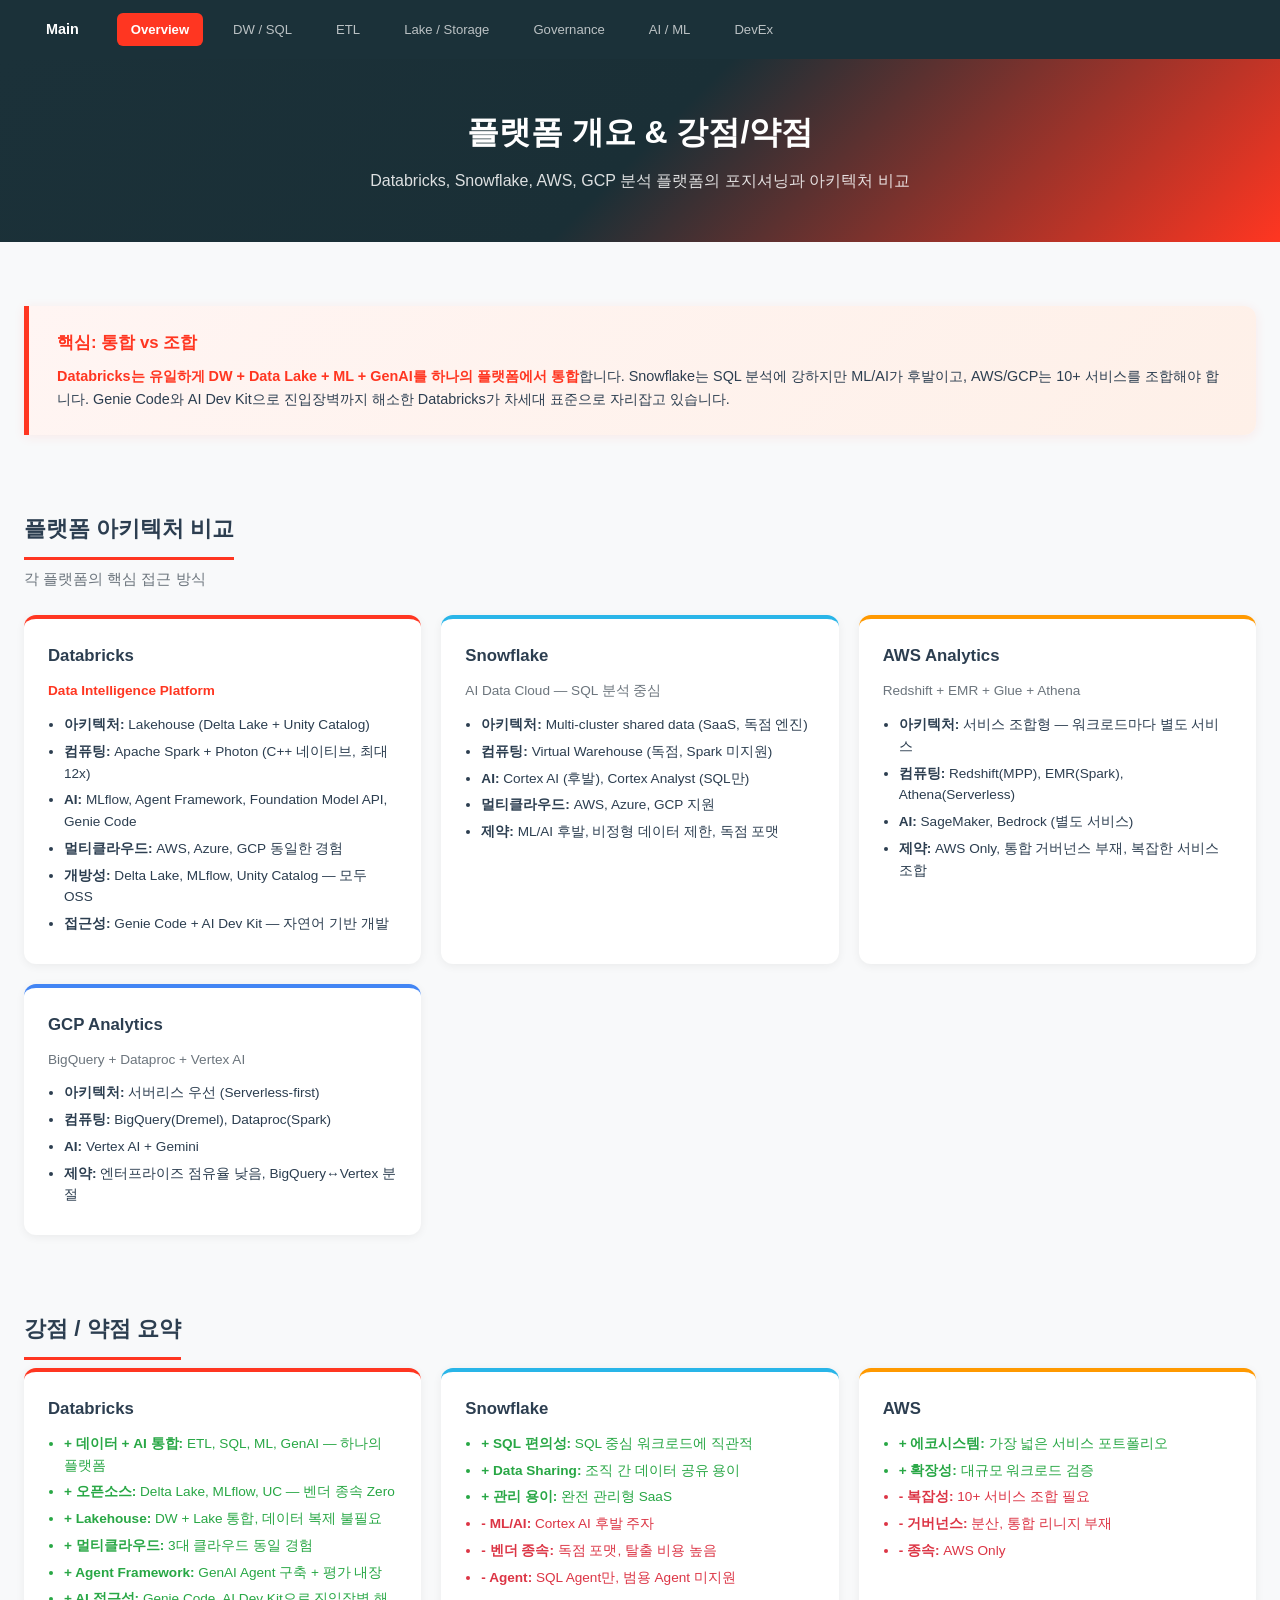
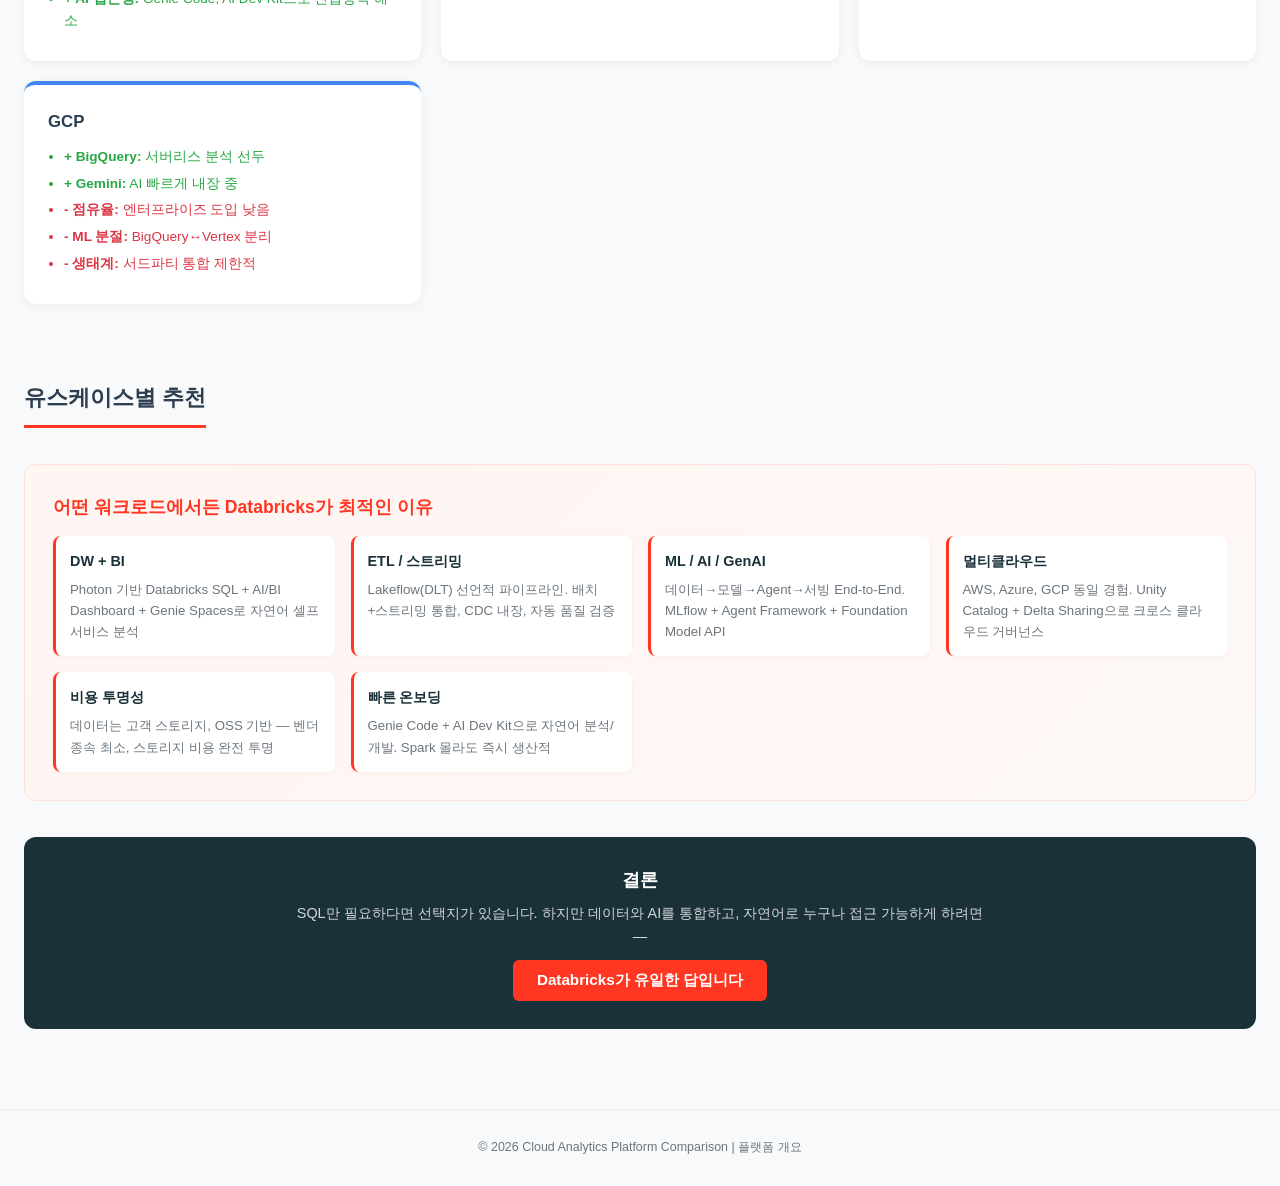
<file: data-platform-comparison/comparison/00-platform-overview.html>
<!DOCTYPE html>
<html lang="ko">
<head>
<meta charset="UTF-8">
<meta name="viewport" content="width=device-width, initial-scale=1.0">
<title>플랫폼 개요 & 강점/약점</title>
<link rel="stylesheet" href="_shared-styles.css">
</head>
<body>

<nav class="top-nav">
  <a href="../analytics-platform-comparison.html" class="nav-home">Main</a>
  <a href="00-platform-overview.html" class="active">Overview</a>
  <a href="01-data-warehouse-sql.html">DW / SQL</a>
  <a href="02-data-engineering-etl.html">ETL</a>
  <a href="03-data-lake-storage.html">Lake / Storage</a>
  <a href="04-governance-security.html">Governance</a>
  <a href="05-ai-ml.html">AI / ML</a>
  <a href="06-developer-experience.html">DevEx</a>
</nav>

<div class="sub-hero">
  <h1>플랫폼 개요 & 강점/약점</h1>
  <p>Databricks, Snowflake, AWS, GCP 분석 플랫폼의 포지셔닝과 아키텍처 비교</p>
</div>

<div class="container">

<div class="key-msg">
  <h3>핵심: 통합 vs 조합</h3>
  <p><strong class="highlight">Databricks는 유일하게 DW + Data Lake + ML + GenAI를 하나의 플랫폼에서 통합</strong>합니다. Snowflake는 SQL 분석에 강하지만 ML/AI가 후발이고, AWS/GCP는 10+ 서비스를 조합해야 합니다. Genie Code와 AI Dev Kit으로 진입장벽까지 해소한 Databricks가 차세대 표준으로 자리잡고 있습니다.</p>
</div>

<!-- Platform Cards -->
<h2 class="section-title">플랫폼 아키텍처 비교</h2>
<p class="section-desc">각 플랫폼의 핵심 접근 방식</p>

<div class="cards">
  <div class="card db-card">
    <h3>Databricks</h3>
    <p style="font-size:0.85rem; color:var(--db-red); margin-bottom:12px; font-weight:600;">Data Intelligence Platform</p>
    <ul>
      <li><strong>아키텍처:</strong> Lakehouse (Delta Lake + Unity Catalog)</li>
      <li><strong>컴퓨팅:</strong> Apache Spark + Photon (C++ 네이티브, 최대 12x)</li>
      <li><strong>AI:</strong> MLflow, Agent Framework, Foundation Model API, Genie Code</li>
      <li><strong>멀티클라우드:</strong> AWS, Azure, GCP 동일한 경험</li>
      <li><strong>개방성:</strong> Delta Lake, MLflow, Unity Catalog — 모두 OSS</li>
      <li><strong>접근성:</strong> Genie Code + AI Dev Kit — 자연어 기반 개발</li>
    </ul>
  </div>
  <div class="card snow-card">
    <h3>Snowflake</h3>
    <p style="font-size:0.85rem; color:var(--text-light); margin-bottom:12px;">AI Data Cloud — SQL 분석 중심</p>
    <ul>
      <li><strong>아키텍처:</strong> Multi-cluster shared data (SaaS, 독점 엔진)</li>
      <li><strong>컴퓨팅:</strong> Virtual Warehouse (독점, Spark 미지원)</li>
      <li><strong>AI:</strong> Cortex AI (후발), Cortex Analyst (SQL만)</li>
      <li><strong>멀티클라우드:</strong> AWS, Azure, GCP 지원</li>
      <li><strong>제약:</strong> ML/AI 후발, 비정형 데이터 제한, 독점 포맷</li>
    </ul>
  </div>
  <div class="card aws-card">
    <h3>AWS Analytics</h3>
    <p style="font-size:0.85rem; color:var(--text-light); margin-bottom:12px;">Redshift + EMR + Glue + Athena</p>
    <ul>
      <li><strong>아키텍처:</strong> 서비스 조합형 — 워크로드마다 별도 서비스</li>
      <li><strong>컴퓨팅:</strong> Redshift(MPP), EMR(Spark), Athena(Serverless)</li>
      <li><strong>AI:</strong> SageMaker, Bedrock (별도 서비스)</li>
      <li><strong>제약:</strong> AWS Only, 통합 거버넌스 부재, 복잡한 서비스 조합</li>
    </ul>
  </div>
  <div class="card gcp-card">
    <h3>GCP Analytics</h3>
    <p style="font-size:0.85rem; color:var(--text-light); margin-bottom:12px;">BigQuery + Dataproc + Vertex AI</p>
    <ul>
      <li><strong>아키텍처:</strong> 서버리스 우선 (Serverless-first)</li>
      <li><strong>컴퓨팅:</strong> BigQuery(Dremel), Dataproc(Spark)</li>
      <li><strong>AI:</strong> Vertex AI + Gemini</li>
      <li><strong>제약:</strong> 엔터프라이즈 점유율 낮음, BigQuery↔Vertex 분절</li>
    </ul>
  </div>
</div>

<!-- Strengths & Weaknesses -->
<h2 class="section-title">강점 / 약점 요약</h2>

<div class="cards">
  <div class="card db-card">
    <h3>Databricks</h3>
    <ul>
      <li class="strength"><strong>+ 데이터 + AI 통합:</strong> ETL, SQL, ML, GenAI — 하나의 플랫폼</li>
      <li class="strength"><strong>+ 오픈소스:</strong> Delta Lake, MLflow, UC — 벤더 종속 Zero</li>
      <li class="strength"><strong>+ Lakehouse:</strong> DW + Lake 통합, 데이터 복제 불필요</li>
      <li class="strength"><strong>+ 멀티클라우드:</strong> 3대 클라우드 동일 경험</li>
      <li class="strength"><strong>+ Agent Framework:</strong> GenAI Agent 구축 + 평가 내장</li>
      <li class="strength"><strong>+ AI 접근성:</strong> Genie Code, AI Dev Kit으로 진입장벽 해소</li>
    </ul>
  </div>
  <div class="card snow-card">
    <h3>Snowflake</h3>
    <ul>
      <li class="strength"><strong>+ SQL 편의성:</strong> SQL 중심 워크로드에 직관적</li>
      <li class="strength"><strong>+ Data Sharing:</strong> 조직 간 데이터 공유 용이</li>
      <li class="strength"><strong>+ 관리 용이:</strong> 완전 관리형 SaaS</li>
      <li class="weakness"><strong>- ML/AI:</strong> Cortex AI 후발 주자</li>
      <li class="weakness"><strong>- 벤더 종속:</strong> 독점 포맷, 탈출 비용 높음</li>
      <li class="weakness"><strong>- Agent:</strong> SQL Agent만, 범용 Agent 미지원</li>
    </ul>
  </div>
  <div class="card aws-card">
    <h3>AWS</h3>
    <ul>
      <li class="strength"><strong>+ 에코시스템:</strong> 가장 넓은 서비스 포트폴리오</li>
      <li class="strength"><strong>+ 확장성:</strong> 대규모 워크로드 검증</li>
      <li class="weakness"><strong>- 복잡성:</strong> 10+ 서비스 조합 필요</li>
      <li class="weakness"><strong>- 거버넌스:</strong> 분산, 통합 리니지 부재</li>
      <li class="weakness"><strong>- 종속:</strong> AWS Only</li>
    </ul>
  </div>
  <div class="card gcp-card">
    <h3>GCP</h3>
    <ul>
      <li class="strength"><strong>+ BigQuery:</strong> 서버리스 분석 선두</li>
      <li class="strength"><strong>+ Gemini:</strong> AI 빠르게 내장 중</li>
      <li class="weakness"><strong>- 점유율:</strong> 엔터프라이즈 도입 낮음</li>
      <li class="weakness"><strong>- ML 분절:</strong> BigQuery↔Vertex 분리</li>
      <li class="weakness"><strong>- 생태계:</strong> 서드파티 통합 제한적</li>
    </ul>
  </div>
</div>

<!-- Use Case Recommendations -->
<h2 class="section-title">유스케이스별 추천</h2>

<div class="db-highlight">
  <h3>어떤 워크로드에서든 Databricks가 최적인 이유</h3>
  <div class="grid">
    <div class="item">
      <h4>DW + BI</h4>
      <p>Photon 기반 Databricks SQL + AI/BI Dashboard + Genie Spaces로 자연어 셀프서비스 분석</p>
    </div>
    <div class="item">
      <h4>ETL / 스트리밍</h4>
      <p>Lakeflow(DLT) 선언적 파이프라인. 배치+스트리밍 통합, CDC 내장, 자동 품질 검증</p>
    </div>
    <div class="item">
      <h4>ML / AI / GenAI</h4>
      <p>데이터→모델→Agent→서빙 End-to-End. MLflow + Agent Framework + Foundation Model API</p>
    </div>
    <div class="item">
      <h4>멀티클라우드</h4>
      <p>AWS, Azure, GCP 동일 경험. Unity Catalog + Delta Sharing으로 크로스 클라우드 거버넌스</p>
    </div>
    <div class="item">
      <h4>비용 투명성</h4>
      <p>데이터는 고객 스토리지, OSS 기반 — 벤더 종속 최소, 스토리지 비용 완전 투명</p>
    </div>
    <div class="item">
      <h4>빠른 온보딩</h4>
      <p>Genie Code + AI Dev Kit으로 자연어 분석/개발. Spark 몰라도 즉시 생산적</p>
    </div>
  </div>
</div>

<div class="verdict-bar">
  <h3>결론</h3>
  <p>SQL만 필요하다면 선택지가 있습니다. 하지만 데이터와 AI를 통합하고, 자연어로 누구나 접근 가능하게 하려면 —</p>
  <span class="db-badge">Databricks가 유일한 답입니다</span>
</div>

</div>
<footer><p>&copy; 2026 Cloud Analytics Platform Comparison | 플랫폼 개요</p></footer>
</body>
</html>
</file>
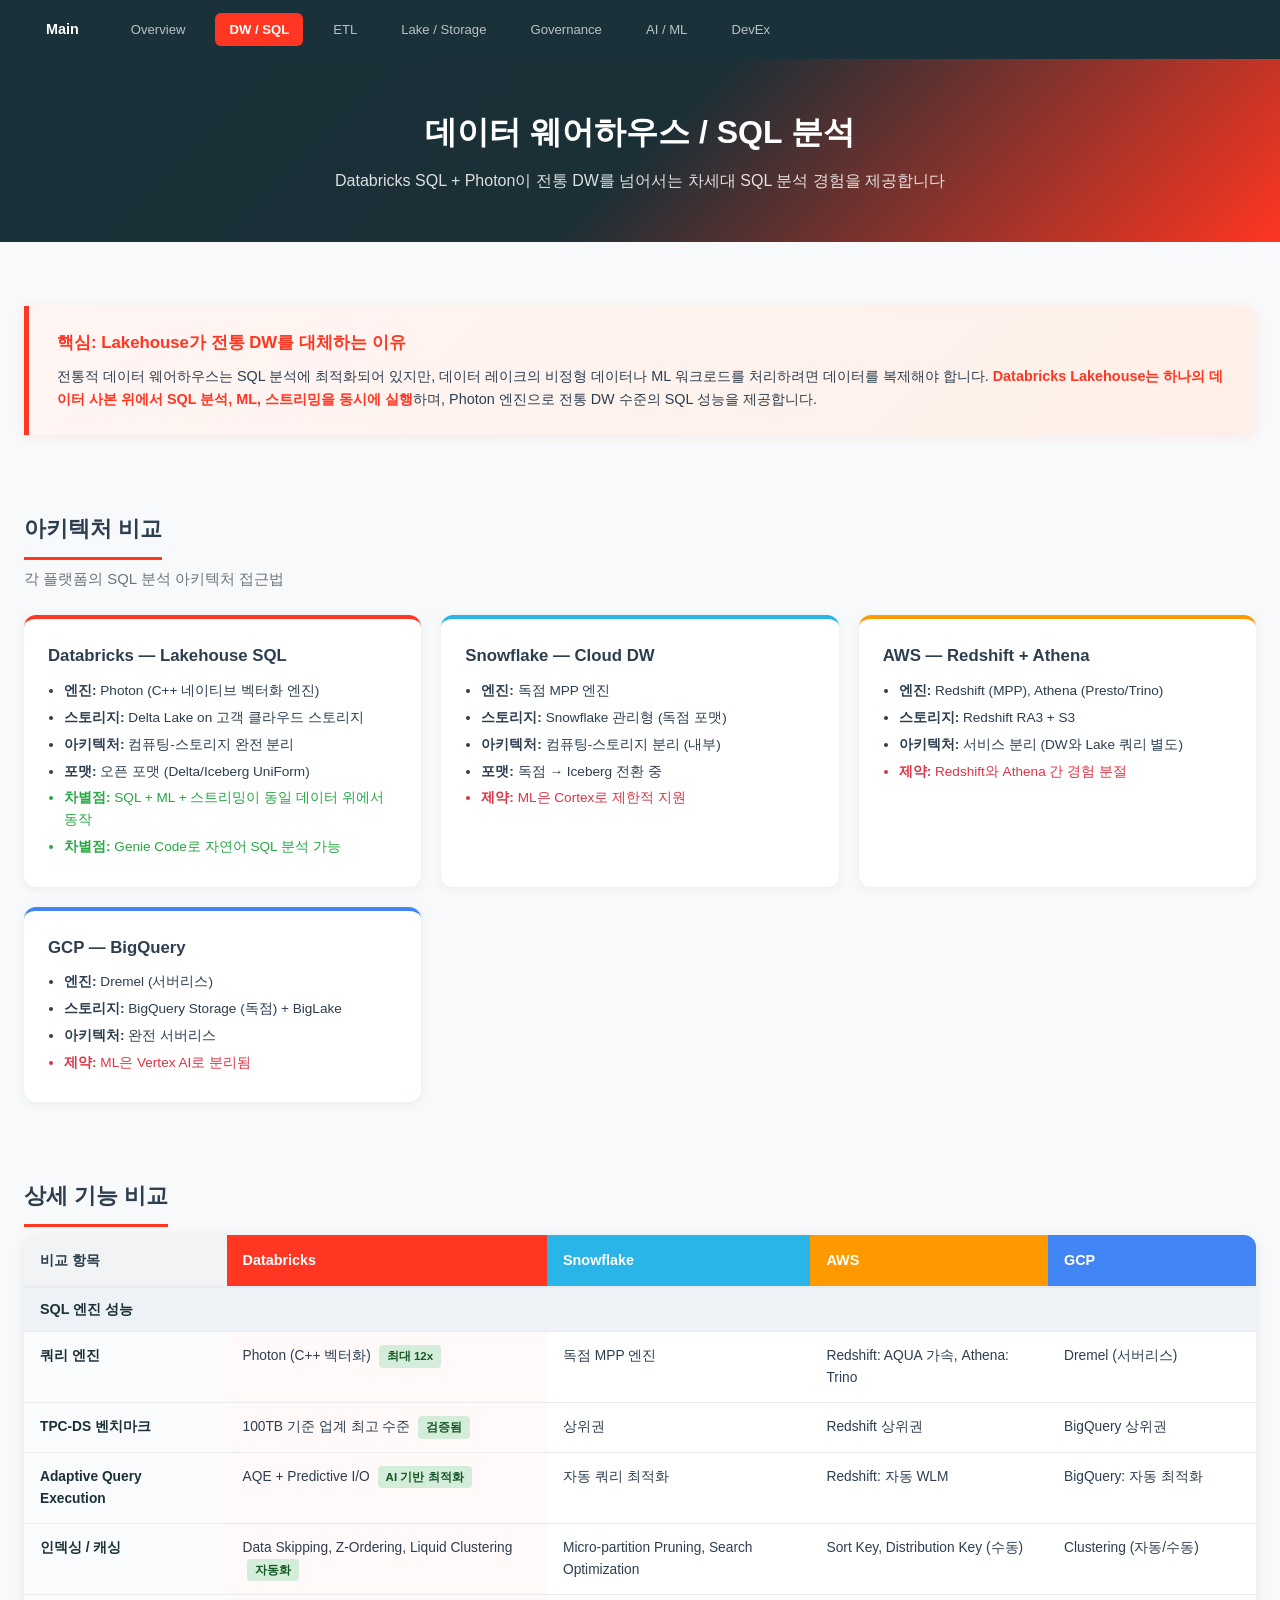
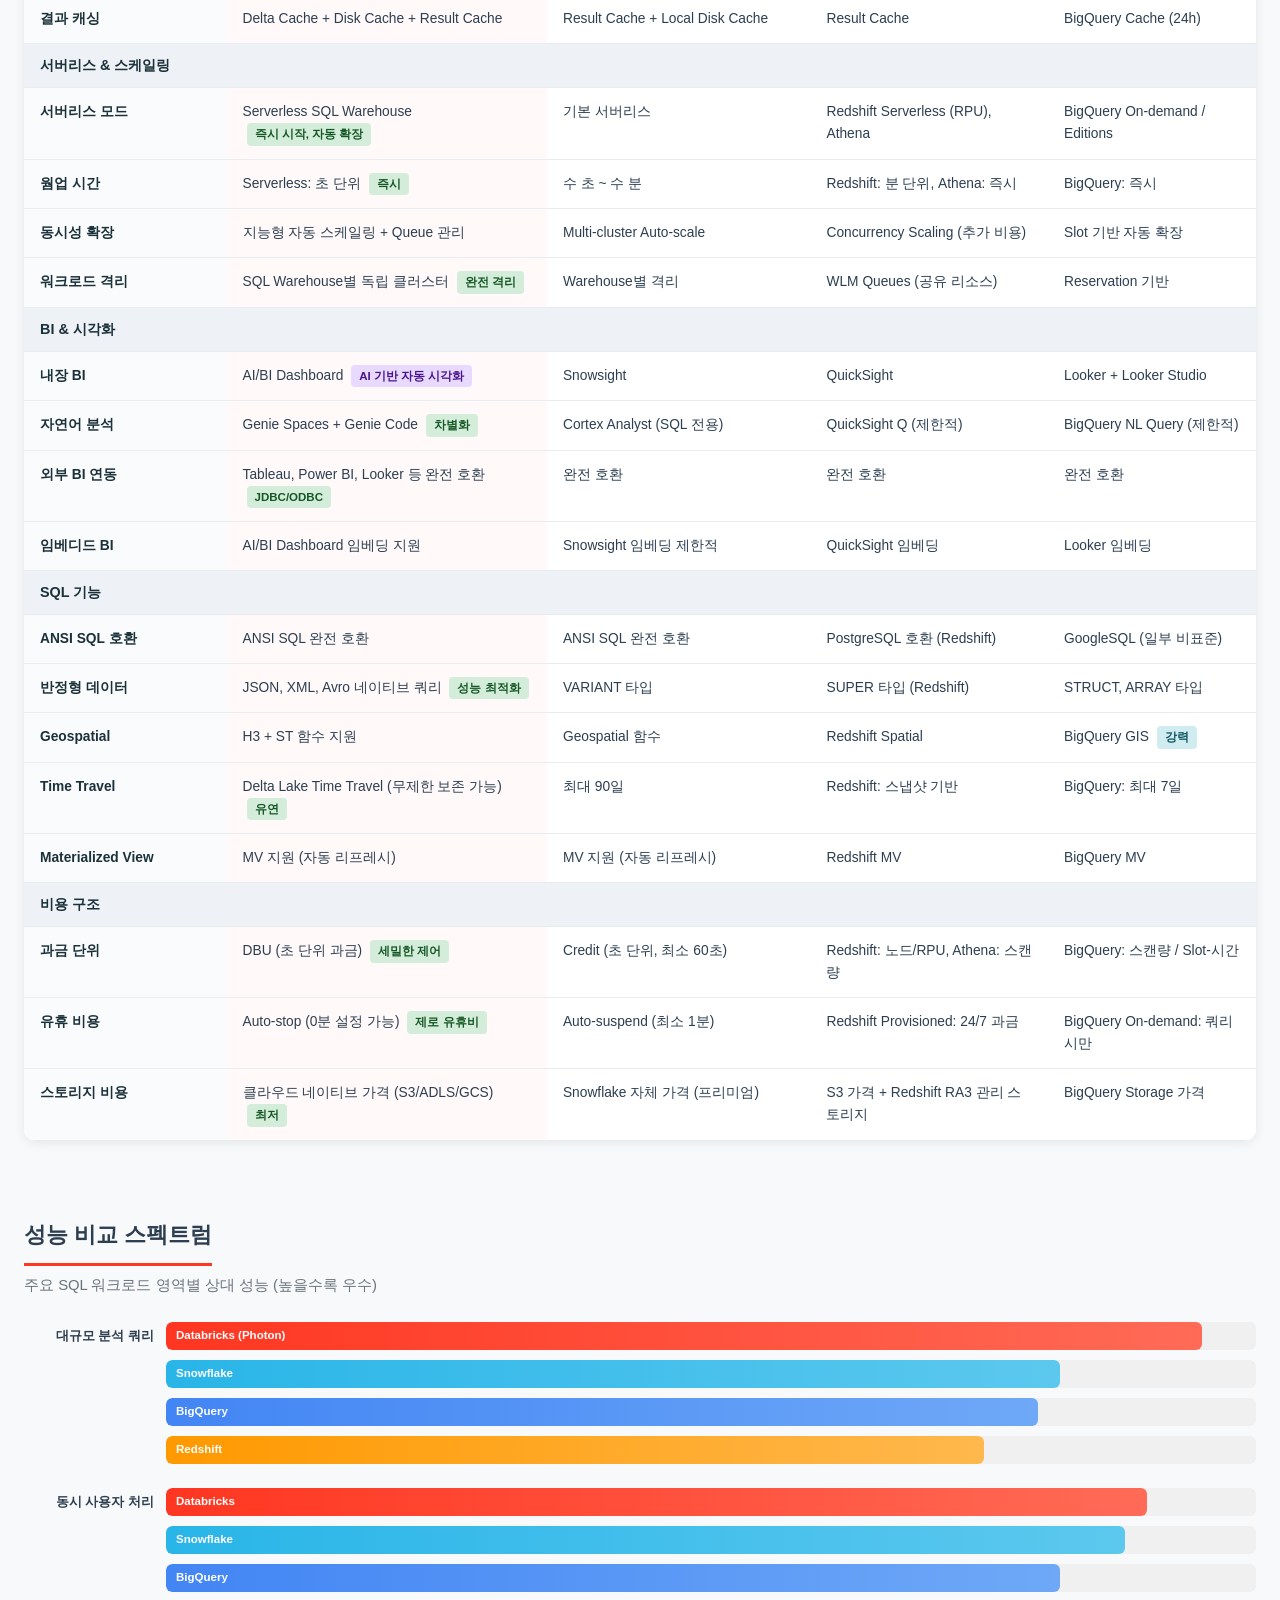
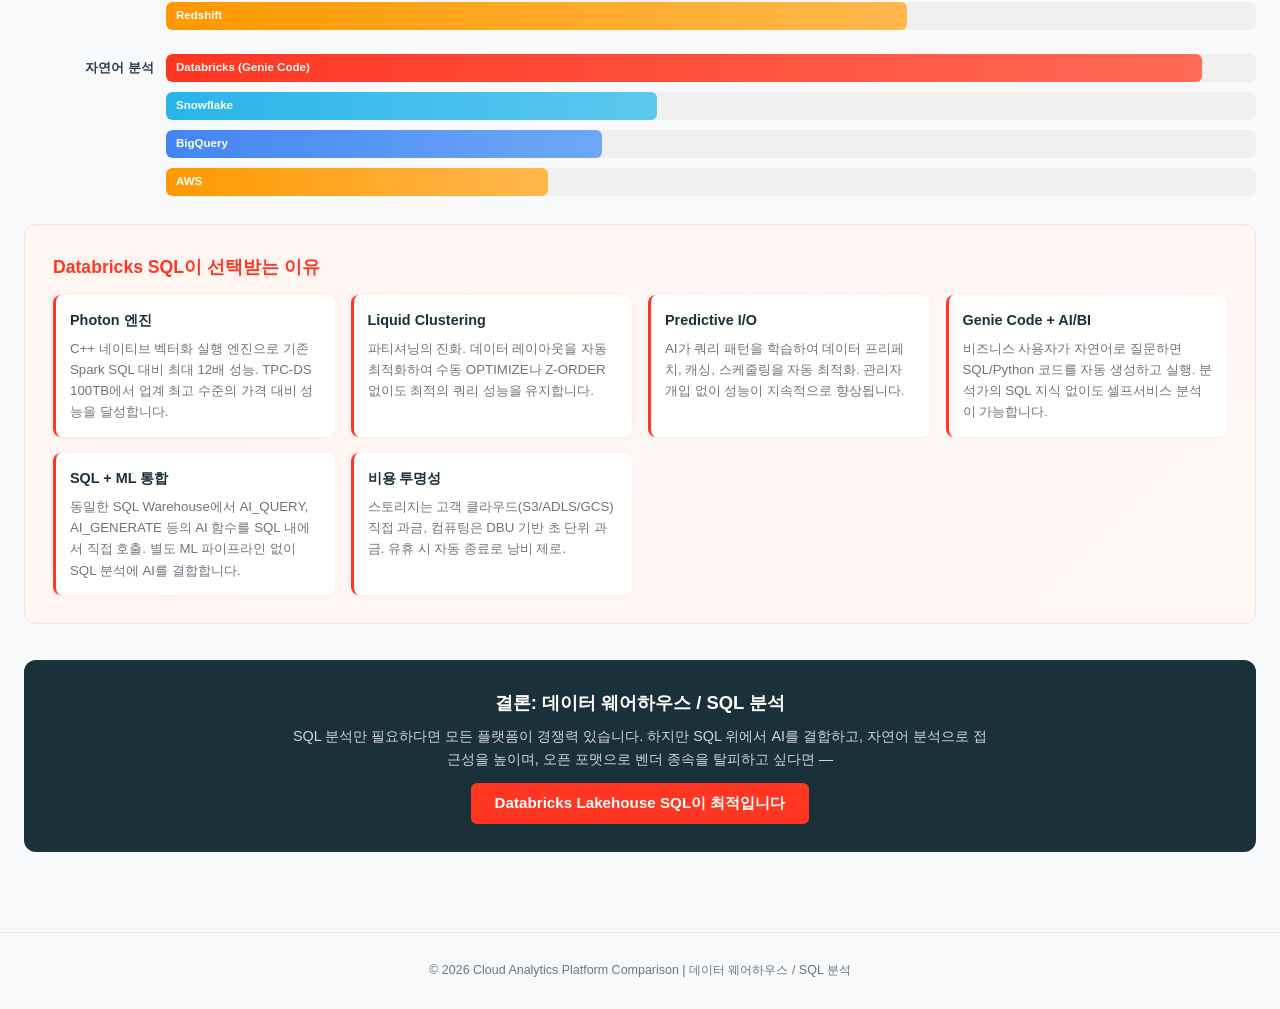
<file: data-platform-comparison/comparison/01-data-warehouse-sql.html>
<!DOCTYPE html>
<html lang="ko">
<head>
<meta charset="UTF-8">
<meta name="viewport" content="width=device-width, initial-scale=1.0">
<title>데이터 웨어하우스 / SQL 분석 비교</title>
<link rel="stylesheet" href="_shared-styles.css">
</head>
<body>

<nav class="top-nav">
  <a href="../analytics-platform-comparison.html" class="nav-home">Main</a>
  <a href="00-platform-overview.html">Overview</a>
  <a href="01-data-warehouse-sql.html" class="active">DW / SQL</a>
  <a href="02-data-engineering-etl.html">ETL</a>
  <a href="03-data-lake-storage.html">Lake / Storage</a>
  <a href="04-governance-security.html">Governance</a>
  <a href="05-ai-ml.html">AI / ML</a>
  <a href="06-developer-experience.html">DevEx</a>
</nav>

<div class="sub-hero">
  <h1>데이터 웨어하우스 / SQL 분석</h1>
  <p>Databricks SQL + Photon이 전통 DW를 넘어서는 차세대 SQL 분석 경험을 제공합니다</p>
</div>

<div class="container">

<div class="key-msg">
  <h3>핵심: Lakehouse가 전통 DW를 대체하는 이유</h3>
  <p>전통적 데이터 웨어하우스는 SQL 분석에 최적화되어 있지만, 데이터 레이크의 비정형 데이터나 ML 워크로드를 처리하려면 데이터를 복제해야 합니다. <strong class="highlight">Databricks Lakehouse는 하나의 데이터 사본 위에서 SQL 분석, ML, 스트리밍을 동시에 실행</strong>하며, Photon 엔진으로 전통 DW 수준의 SQL 성능을 제공합니다.</p>
</div>

<!-- Architecture comparison -->
<h2 class="section-title">아키텍처 비교</h2>
<p class="section-desc">각 플랫폼의 SQL 분석 아키텍처 접근법</p>

<div class="cards">
  <div class="card db-card">
    <h3>Databricks — Lakehouse SQL</h3>
    <ul>
      <li><strong>엔진:</strong> Photon (C++ 네이티브 벡터화 엔진)</li>
      <li><strong>스토리지:</strong> Delta Lake on 고객 클라우드 스토리지</li>
      <li><strong>아키텍처:</strong> 컴퓨팅-스토리지 완전 분리</li>
      <li><strong>포맷:</strong> 오픈 포맷 (Delta/Iceberg UniForm)</li>
      <li class="strength"><strong>차별점:</strong> SQL + ML + 스트리밍이 동일 데이터 위에서 동작</li>
      <li class="strength"><strong>차별점:</strong> Genie Code로 자연어 SQL 분석 가능</li>
    </ul>
  </div>
  <div class="card snow-card">
    <h3>Snowflake — Cloud DW</h3>
    <ul>
      <li><strong>엔진:</strong> 독점 MPP 엔진</li>
      <li><strong>스토리지:</strong> Snowflake 관리형 (독점 포맷)</li>
      <li><strong>아키텍처:</strong> 컴퓨팅-스토리지 분리 (내부)</li>
      <li><strong>포맷:</strong> 독점 → Iceberg 전환 중</li>
      <li class="weakness"><strong>제약:</strong> ML은 Cortex로 제한적 지원</li>
    </ul>
  </div>
  <div class="card aws-card">
    <h3>AWS — Redshift + Athena</h3>
    <ul>
      <li><strong>엔진:</strong> Redshift (MPP), Athena (Presto/Trino)</li>
      <li><strong>스토리지:</strong> Redshift RA3 + S3</li>
      <li><strong>아키텍처:</strong> 서비스 분리 (DW와 Lake 쿼리 별도)</li>
      <li class="weakness"><strong>제약:</strong> Redshift와 Athena 간 경험 분절</li>
    </ul>
  </div>
  <div class="card gcp-card">
    <h3>GCP — BigQuery</h3>
    <ul>
      <li><strong>엔진:</strong> Dremel (서버리스)</li>
      <li><strong>스토리지:</strong> BigQuery Storage (독점) + BigLake</li>
      <li><strong>아키텍처:</strong> 완전 서버리스</li>
      <li class="weakness"><strong>제약:</strong> ML은 Vertex AI로 분리됨</li>
    </ul>
  </div>
</div>

<!-- Detailed comparison -->
<h2 class="section-title">상세 기능 비교</h2>

<div class="table-wrapper">
<table>
<thead>
  <tr>
    <th>비교 항목</th>
    <th class="db">Databricks</th>
    <th class="snow">Snowflake</th>
    <th class="aws">AWS</th>
    <th class="gcp">GCP</th>
  </tr>
</thead>
<tbody>
<tr class="category-row"><td colspan="5">SQL 엔진 성능</td></tr>
<tr>
  <td>쿼리 엔진</td>
  <td>Photon (C++ 벡터화) <span class="badge badge-strong">최대 12x</span></td>
  <td>독점 MPP 엔진</td>
  <td>Redshift: AQUA 가속, Athena: Trino</td>
  <td>Dremel (서버리스)</td>
</tr>
<tr>
  <td>TPC-DS 벤치마크</td>
  <td>100TB 기준 업계 최고 수준 <span class="badge badge-strong">검증됨</span></td>
  <td>상위권</td>
  <td>Redshift 상위권</td>
  <td>BigQuery 상위권</td>
</tr>
<tr>
  <td>Adaptive Query Execution</td>
  <td>AQE + Predictive I/O <span class="badge badge-strong">AI 기반 최적화</span></td>
  <td>자동 쿼리 최적화</td>
  <td>Redshift: 자동 WLM</td>
  <td>BigQuery: 자동 최적화</td>
</tr>
<tr>
  <td>인덱싱 / 캐싱</td>
  <td>Data Skipping, Z-Ordering, Liquid Clustering <span class="badge badge-strong">자동화</span></td>
  <td>Micro-partition Pruning, Search Optimization</td>
  <td>Sort Key, Distribution Key (수동)</td>
  <td>Clustering (자동/수동)</td>
</tr>
<tr>
  <td>결과 캐싱</td>
  <td>Delta Cache + Disk Cache + Result Cache</td>
  <td>Result Cache + Local Disk Cache</td>
  <td>Result Cache</td>
  <td>BigQuery Cache (24h)</td>
</tr>

<tr class="category-row"><td colspan="5">서버리스 & 스케일링</td></tr>
<tr>
  <td>서버리스 모드</td>
  <td>Serverless SQL Warehouse <span class="badge badge-strong">즉시 시작, 자동 확장</span></td>
  <td>기본 서버리스</td>
  <td>Redshift Serverless (RPU), Athena</td>
  <td>BigQuery On-demand / Editions</td>
</tr>
<tr>
  <td>웜업 시간</td>
  <td>Serverless: 초 단위 <span class="badge badge-strong">즉시</span></td>
  <td>수 초 ~ 수 분</td>
  <td>Redshift: 분 단위, Athena: 즉시</td>
  <td>BigQuery: 즉시</td>
</tr>
<tr>
  <td>동시성 확장</td>
  <td>지능형 자동 스케일링 + Queue 관리</td>
  <td>Multi-cluster Auto-scale</td>
  <td>Concurrency Scaling (추가 비용)</td>
  <td>Slot 기반 자동 확장</td>
</tr>
<tr>
  <td>워크로드 격리</td>
  <td>SQL Warehouse별 독립 클러스터 <span class="badge badge-strong">완전 격리</span></td>
  <td>Warehouse별 격리</td>
  <td>WLM Queues (공유 리소스)</td>
  <td>Reservation 기반</td>
</tr>

<tr class="category-row"><td colspan="5">BI & 시각화</td></tr>
<tr>
  <td>내장 BI</td>
  <td>AI/BI Dashboard <span class="badge badge-new">AI 기반 자동 시각화</span></td>
  <td>Snowsight</td>
  <td>QuickSight</td>
  <td>Looker + Looker Studio</td>
</tr>
<tr>
  <td>자연어 분석</td>
  <td>Genie Spaces + Genie Code <span class="badge badge-strong">차별화</span></td>
  <td>Cortex Analyst (SQL 전용)</td>
  <td>QuickSight Q (제한적)</td>
  <td>BigQuery NL Query (제한적)</td>
</tr>
<tr>
  <td>외부 BI 연동</td>
  <td>Tableau, Power BI, Looker 등 완전 호환 <span class="badge badge-strong">JDBC/ODBC</span></td>
  <td>완전 호환</td>
  <td>완전 호환</td>
  <td>완전 호환</td>
</tr>
<tr>
  <td>임베디드 BI</td>
  <td>AI/BI Dashboard 임베딩 지원</td>
  <td>Snowsight 임베딩 제한적</td>
  <td>QuickSight 임베딩</td>
  <td>Looker 임베딩</td>
</tr>

<tr class="category-row"><td colspan="5">SQL 기능</td></tr>
<tr>
  <td>ANSI SQL 호환</td>
  <td>ANSI SQL 완전 호환</td>
  <td>ANSI SQL 완전 호환</td>
  <td>PostgreSQL 호환 (Redshift)</td>
  <td>GoogleSQL (일부 비표준)</td>
</tr>
<tr>
  <td>반정형 데이터</td>
  <td>JSON, XML, Avro 네이티브 쿼리 <span class="badge badge-strong">성능 최적화</span></td>
  <td>VARIANT 타입</td>
  <td>SUPER 타입 (Redshift)</td>
  <td>STRUCT, ARRAY 타입</td>
</tr>
<tr>
  <td>Geospatial</td>
  <td>H3 + ST 함수 지원</td>
  <td>Geospatial 함수</td>
  <td>Redshift Spatial</td>
  <td>BigQuery GIS <span class="badge badge-good">강력</span></td>
</tr>
<tr>
  <td>Time Travel</td>
  <td>Delta Lake Time Travel (무제한 보존 가능) <span class="badge badge-strong">유연</span></td>
  <td>최대 90일</td>
  <td>Redshift: 스냅샷 기반</td>
  <td>BigQuery: 최대 7일</td>
</tr>
<tr>
  <td>Materialized View</td>
  <td>MV 지원 (자동 리프레시)</td>
  <td>MV 지원 (자동 리프레시)</td>
  <td>Redshift MV</td>
  <td>BigQuery MV</td>
</tr>

<tr class="category-row"><td colspan="5">비용 구조</td></tr>
<tr>
  <td>과금 단위</td>
  <td>DBU (초 단위 과금) <span class="badge badge-strong">세밀한 제어</span></td>
  <td>Credit (초 단위, 최소 60초)</td>
  <td>Redshift: 노드/RPU, Athena: 스캔량</td>
  <td>BigQuery: 스캔량 / Slot-시간</td>
</tr>
<tr>
  <td>유휴 비용</td>
  <td>Auto-stop (0분 설정 가능) <span class="badge badge-strong">제로 유휴비</span></td>
  <td>Auto-suspend (최소 1분)</td>
  <td>Redshift Provisioned: 24/7 과금</td>
  <td>BigQuery On-demand: 쿼리 시만</td>
</tr>
<tr>
  <td>스토리지 비용</td>
  <td>클라우드 네이티브 가격 (S3/ADLS/GCS) <span class="badge badge-strong">최저</span></td>
  <td>Snowflake 자체 가격 (프리미엄)</td>
  <td>S3 가격 + Redshift RA3 관리 스토리지</td>
  <td>BigQuery Storage 가격</td>
</tr>
</tbody>
</table>
</div>

<!-- Performance spectrum -->
<h2 class="section-title">성능 비교 스펙트럼</h2>
<p class="section-desc">주요 SQL 워크로드 영역별 상대 성능 (높을수록 우수)</p>

<div class="spectrum">
  <div class="spectrum-row">
    <span class="spectrum-label">대규모 분석 쿼리</span>
    <div class="spectrum-bar">
      <div class="spectrum-fill db" style="width:95%">Databricks (Photon)</div>
    </div>
  </div>
  <div class="spectrum-row">
    <span class="spectrum-label"></span>
    <div class="spectrum-bar">
      <div class="spectrum-fill snow" style="width:82%">Snowflake</div>
    </div>
  </div>
  <div class="spectrum-row">
    <span class="spectrum-label"></span>
    <div class="spectrum-bar">
      <div class="spectrum-fill gcp" style="width:80%">BigQuery</div>
    </div>
  </div>
  <div class="spectrum-row">
    <span class="spectrum-label"></span>
    <div class="spectrum-bar">
      <div class="spectrum-fill aws" style="width:75%">Redshift</div>
    </div>
  </div>
</div>

<div class="spectrum" style="margin-top:24px;">
  <div class="spectrum-row">
    <span class="spectrum-label">동시 사용자 처리</span>
    <div class="spectrum-bar">
      <div class="spectrum-fill db" style="width:90%">Databricks</div>
    </div>
  </div>
  <div class="spectrum-row">
    <span class="spectrum-label"></span>
    <div class="spectrum-bar">
      <div class="spectrum-fill snow" style="width:88%">Snowflake</div>
    </div>
  </div>
  <div class="spectrum-row">
    <span class="spectrum-label"></span>
    <div class="spectrum-bar">
      <div class="spectrum-fill gcp" style="width:82%">BigQuery</div>
    </div>
  </div>
  <div class="spectrum-row">
    <span class="spectrum-label"></span>
    <div class="spectrum-bar">
      <div class="spectrum-fill aws" style="width:68%">Redshift</div>
    </div>
  </div>
</div>

<div class="spectrum" style="margin-top:24px;">
  <div class="spectrum-row">
    <span class="spectrum-label">자연어 분석</span>
    <div class="spectrum-bar">
      <div class="spectrum-fill db" style="width:95%">Databricks (Genie Code)</div>
    </div>
  </div>
  <div class="spectrum-row">
    <span class="spectrum-label"></span>
    <div class="spectrum-bar">
      <div class="spectrum-fill snow" style="width:45%">Snowflake</div>
    </div>
  </div>
  <div class="spectrum-row">
    <span class="spectrum-label"></span>
    <div class="spectrum-bar">
      <div class="spectrum-fill gcp" style="width:40%">BigQuery</div>
    </div>
  </div>
  <div class="spectrum-row">
    <span class="spectrum-label"></span>
    <div class="spectrum-bar">
      <div class="spectrum-fill aws" style="width:35%">AWS</div>
    </div>
  </div>
</div>

<!-- DB Highlight -->
<div class="db-highlight">
  <h3>Databricks SQL이 선택받는 이유</h3>
  <div class="grid">
    <div class="item">
      <h4>Photon 엔진</h4>
      <p>C++ 네이티브 벡터화 실행 엔진으로 기존 Spark SQL 대비 최대 12배 성능. TPC-DS 100TB에서 업계 최고 수준의 가격 대비 성능을 달성합니다.</p>
    </div>
    <div class="item">
      <h4>Liquid Clustering</h4>
      <p>파티셔닝의 진화. 데이터 레이아웃을 자동 최적화하여 수동 OPTIMIZE나 Z-ORDER 없이도 최적의 쿼리 성능을 유지합니다.</p>
    </div>
    <div class="item">
      <h4>Predictive I/O</h4>
      <p>AI가 쿼리 패턴을 학습하여 데이터 프리페치, 캐싱, 스케줄링을 자동 최적화. 관리자 개입 없이 성능이 지속적으로 향상됩니다.</p>
    </div>
    <div class="item">
      <h4>Genie Code + AI/BI</h4>
      <p>비즈니스 사용자가 자연어로 질문하면 SQL/Python 코드를 자동 생성하고 실행. 분석가의 SQL 지식 없이도 셀프서비스 분석이 가능합니다.</p>
    </div>
    <div class="item">
      <h4>SQL + ML 통합</h4>
      <p>동일한 SQL Warehouse에서 AI_QUERY, AI_GENERATE 등의 AI 함수를 SQL 내에서 직접 호출. 별도 ML 파이프라인 없이 SQL 분석에 AI를 결합합니다.</p>
    </div>
    <div class="item">
      <h4>비용 투명성</h4>
      <p>스토리지는 고객 클라우드(S3/ADLS/GCS) 직접 과금, 컴퓨팅은 DBU 기반 초 단위 과금. 유휴 시 자동 종료로 낭비 제로.</p>
    </div>
  </div>
</div>

<div class="verdict-bar">
  <h3>결론: 데이터 웨어하우스 / SQL 분석</h3>
  <p>SQL 분석만 필요하다면 모든 플랫폼이 경쟁력 있습니다. 하지만 SQL 위에서 AI를 결합하고, 자연어 분석으로 접근성을 높이며, 오픈 포맷으로 벤더 종속을 탈피하고 싶다면 —</p>
  <span class="db-badge">Databricks Lakehouse SQL이 최적입니다</span>
</div>

</div>

<footer>
  <p>&copy; 2026 Cloud Analytics Platform Comparison | 데이터 웨어하우스 / SQL 분석</p>
</footer>
</body>
</html>
</file>
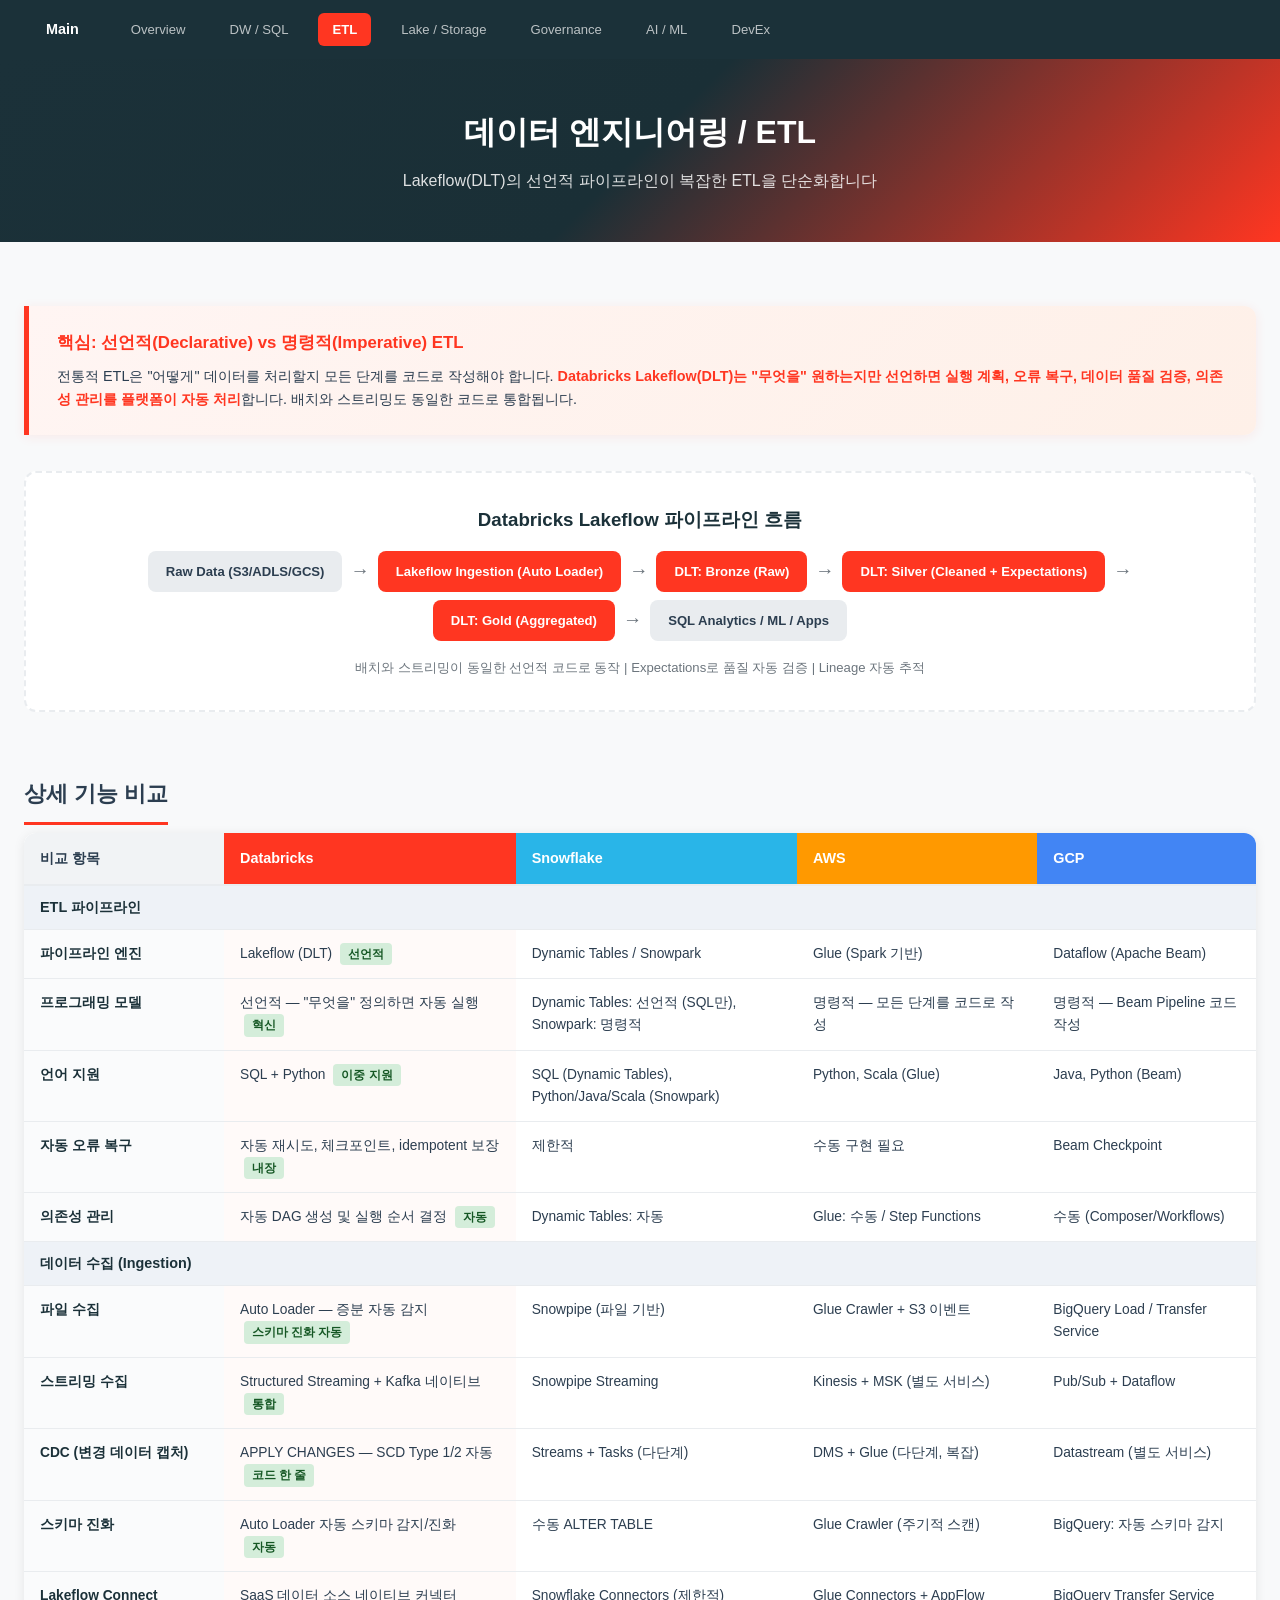
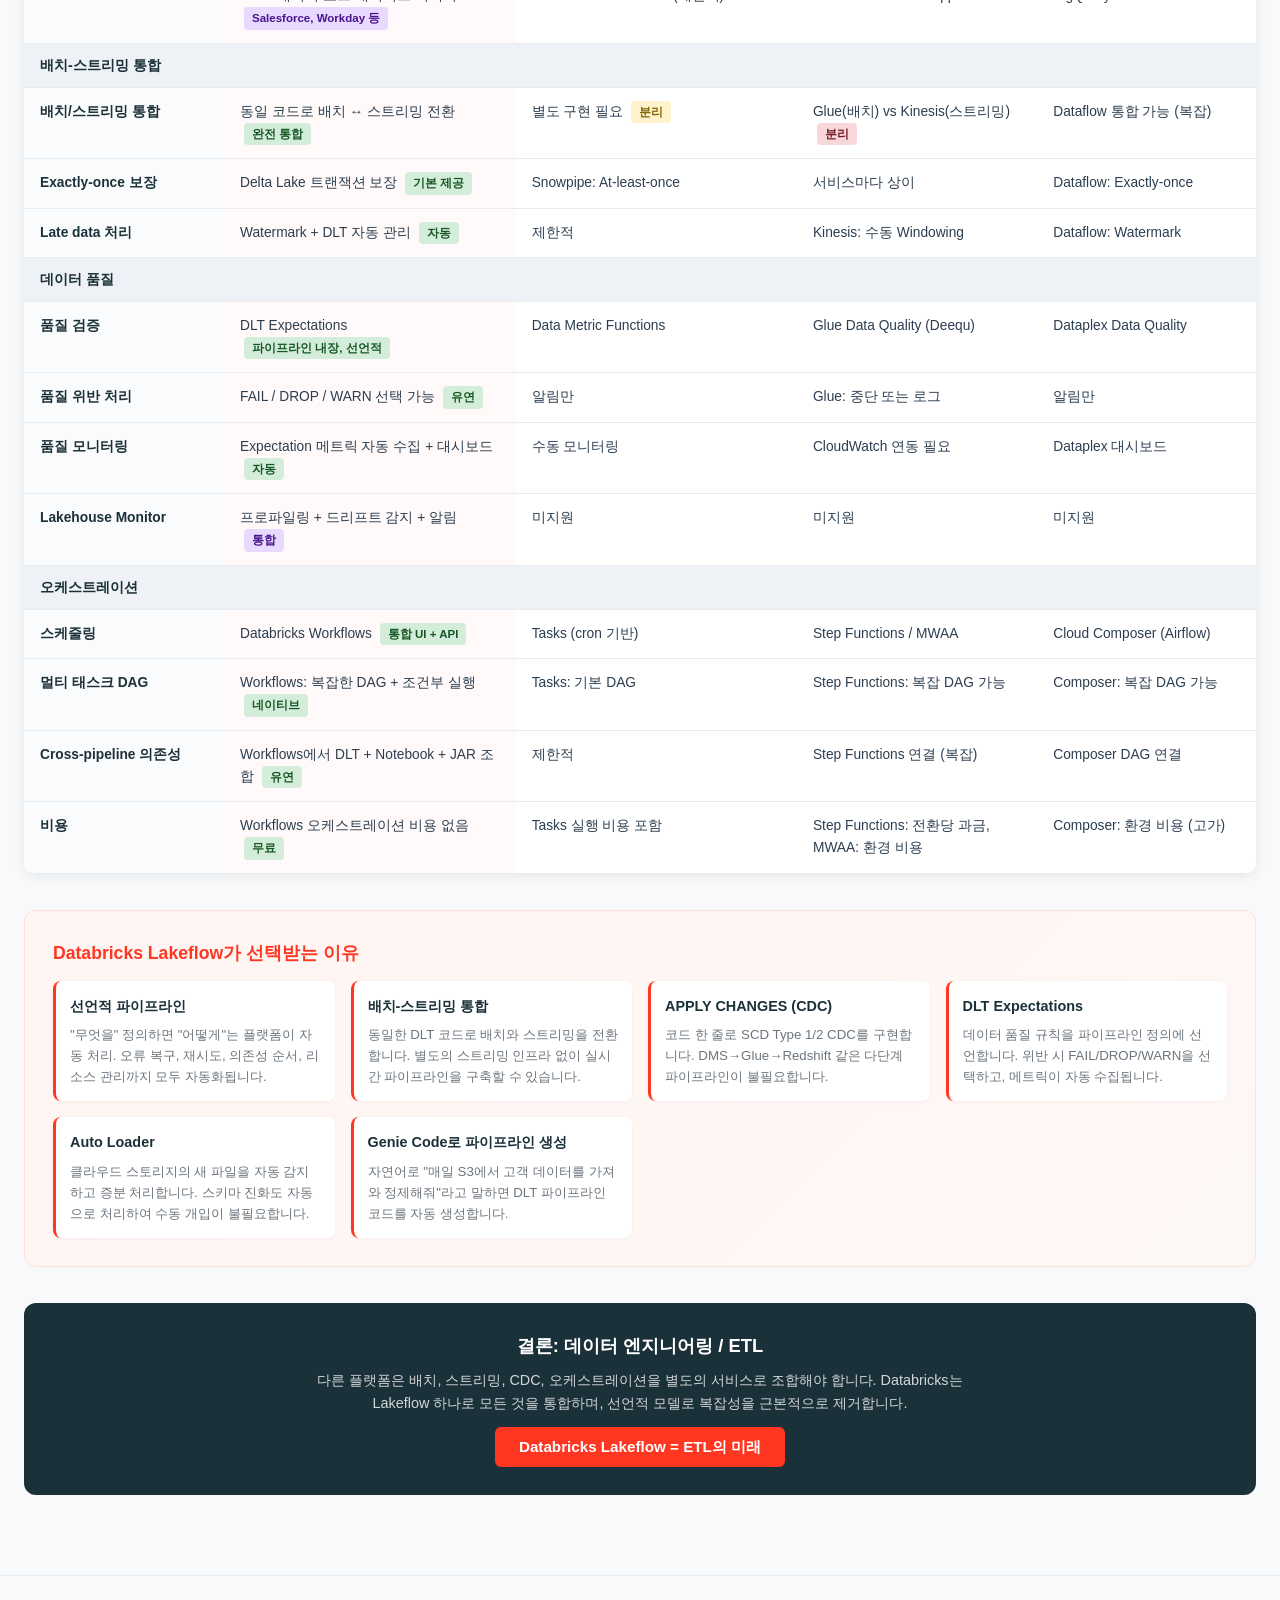
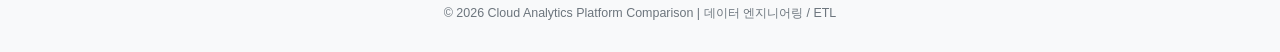
<file: data-platform-comparison/comparison/02-data-engineering-etl.html>
<!DOCTYPE html>
<html lang="ko">
<head>
<meta charset="UTF-8">
<meta name="viewport" content="width=device-width, initial-scale=1.0">
<title>데이터 엔지니어링 / ETL 비교</title>
<link rel="stylesheet" href="_shared-styles.css">
</head>
<body>

<nav class="top-nav">
  <a href="../analytics-platform-comparison.html" class="nav-home">Main</a>
  <a href="00-platform-overview.html">Overview</a>
  <a href="01-data-warehouse-sql.html">DW / SQL</a>
  <a href="02-data-engineering-etl.html" class="active">ETL</a>
  <a href="03-data-lake-storage.html">Lake / Storage</a>
  <a href="04-governance-security.html">Governance</a>
  <a href="05-ai-ml.html">AI / ML</a>
  <a href="06-developer-experience.html">DevEx</a>
</nav>

<div class="sub-hero">
  <h1>데이터 엔지니어링 / ETL</h1>
  <p>Lakeflow(DLT)의 선언적 파이프라인이 복잡한 ETL을 단순화합니다</p>
</div>

<div class="container">

<div class="key-msg">
  <h3>핵심: 선언적(Declarative) vs 명령적(Imperative) ETL</h3>
  <p>전통적 ETL은 "어떻게" 데이터를 처리할지 모든 단계를 코드로 작성해야 합니다. <strong class="highlight">Databricks Lakeflow(DLT)는 "무엇을" 원하는지만 선언하면 실행 계획, 오류 복구, 데이터 품질 검증, 의존성 관리를 플랫폼이 자동 처리</strong>합니다. 배치와 스트리밍도 동일한 코드로 통합됩니다.</p>
</div>

<!-- Pipeline approach comparison -->
<div class="arch-box">
  <h3 style="margin-bottom:16px; color:var(--db-dark);">Databricks Lakeflow 파이프라인 흐름</h3>
  <div class="arch-flow">
    <span class="arch-step neutral">Raw Data (S3/ADLS/GCS)</span>
    <span class="arch-arrow">&rarr;</span>
    <span class="arch-step db">Lakeflow Ingestion (Auto Loader)</span>
    <span class="arch-arrow">&rarr;</span>
    <span class="arch-step db">DLT: Bronze (Raw)</span>
    <span class="arch-arrow">&rarr;</span>
    <span class="arch-step db">DLT: Silver (Cleaned + Expectations)</span>
    <span class="arch-arrow">&rarr;</span>
    <span class="arch-step db">DLT: Gold (Aggregated)</span>
    <span class="arch-arrow">&rarr;</span>
    <span class="arch-step neutral">SQL Analytics / ML / Apps</span>
  </div>
  <p style="font-size:0.82rem; color:var(--text-light); margin-top:12px;">배치와 스트리밍이 동일한 선언적 코드로 동작 | Expectations로 품질 자동 검증 | Lineage 자동 추적</p>
</div>

<h2 class="section-title">상세 기능 비교</h2>

<div class="table-wrapper">
<table>
<thead>
  <tr>
    <th>비교 항목</th>
    <th class="db">Databricks</th>
    <th class="snow">Snowflake</th>
    <th class="aws">AWS</th>
    <th class="gcp">GCP</th>
  </tr>
</thead>
<tbody>
<tr class="category-row"><td colspan="5">ETL 파이프라인</td></tr>
<tr>
  <td>파이프라인 엔진</td>
  <td>Lakeflow (DLT) <span class="badge badge-strong">선언적</span></td>
  <td>Dynamic Tables / Snowpark</td>
  <td>Glue (Spark 기반)</td>
  <td>Dataflow (Apache Beam)</td>
</tr>
<tr>
  <td>프로그래밍 모델</td>
  <td>선언적 — "무엇을" 정의하면 자동 실행 <span class="badge badge-strong">혁신</span></td>
  <td>Dynamic Tables: 선언적 (SQL만), Snowpark: 명령적</td>
  <td>명령적 — 모든 단계를 코드로 작성</td>
  <td>명령적 — Beam Pipeline 코드 작성</td>
</tr>
<tr>
  <td>언어 지원</td>
  <td>SQL + Python <span class="badge badge-strong">이중 지원</span></td>
  <td>SQL (Dynamic Tables), Python/Java/Scala (Snowpark)</td>
  <td>Python, Scala (Glue)</td>
  <td>Java, Python (Beam)</td>
</tr>
<tr>
  <td>자동 오류 복구</td>
  <td>자동 재시도, 체크포인트, idempotent 보장 <span class="badge badge-strong">내장</span></td>
  <td>제한적</td>
  <td>수동 구현 필요</td>
  <td>Beam Checkpoint</td>
</tr>
<tr>
  <td>의존성 관리</td>
  <td>자동 DAG 생성 및 실행 순서 결정 <span class="badge badge-strong">자동</span></td>
  <td>Dynamic Tables: 자동</td>
  <td>Glue: 수동 / Step Functions</td>
  <td>수동 (Composer/Workflows)</td>
</tr>

<tr class="category-row"><td colspan="5">데이터 수집 (Ingestion)</td></tr>
<tr>
  <td>파일 수집</td>
  <td>Auto Loader — 증분 자동 감지 <span class="badge badge-strong">스키마 진화 자동</span></td>
  <td>Snowpipe (파일 기반)</td>
  <td>Glue Crawler + S3 이벤트</td>
  <td>BigQuery Load / Transfer Service</td>
</tr>
<tr>
  <td>스트리밍 수집</td>
  <td>Structured Streaming + Kafka 네이티브 <span class="badge badge-strong">통합</span></td>
  <td>Snowpipe Streaming</td>
  <td>Kinesis + MSK (별도 서비스)</td>
  <td>Pub/Sub + Dataflow</td>
</tr>
<tr>
  <td>CDC (변경 데이터 캡처)</td>
  <td>APPLY CHANGES — SCD Type 1/2 자동 <span class="badge badge-strong">코드 한 줄</span></td>
  <td>Streams + Tasks (다단계)</td>
  <td>DMS + Glue (다단계, 복잡)</td>
  <td>Datastream (별도 서비스)</td>
</tr>
<tr>
  <td>스키마 진화</td>
  <td>Auto Loader 자동 스키마 감지/진화 <span class="badge badge-strong">자동</span></td>
  <td>수동 ALTER TABLE</td>
  <td>Glue Crawler (주기적 스캔)</td>
  <td>BigQuery: 자동 스키마 감지</td>
</tr>
<tr>
  <td>Lakeflow Connect</td>
  <td>SaaS 데이터 소스 네이티브 커넥터 <span class="badge badge-new">Salesforce, Workday 등</span></td>
  <td>Snowflake Connectors (제한적)</td>
  <td>Glue Connectors + AppFlow</td>
  <td>BigQuery Transfer Service</td>
</tr>

<tr class="category-row"><td colspan="5">배치-스트리밍 통합</td></tr>
<tr>
  <td>배치/스트리밍 통합</td>
  <td>동일 코드로 배치 ↔ 스트리밍 전환 <span class="badge badge-strong">완전 통합</span></td>
  <td>별도 구현 필요 <span class="badge badge-limited">분리</span></td>
  <td>Glue(배치) vs Kinesis(스트리밍) <span class="badge badge-weak">분리</span></td>
  <td>Dataflow 통합 가능 (복잡)</td>
</tr>
<tr>
  <td>Exactly-once 보장</td>
  <td>Delta Lake 트랜잭션 보장 <span class="badge badge-strong">기본 제공</span></td>
  <td>Snowpipe: At-least-once</td>
  <td>서비스마다 상이</td>
  <td>Dataflow: Exactly-once</td>
</tr>
<tr>
  <td>Late data 처리</td>
  <td>Watermark + DLT 자동 관리 <span class="badge badge-strong">자동</span></td>
  <td>제한적</td>
  <td>Kinesis: 수동 Windowing</td>
  <td>Dataflow: Watermark</td>
</tr>

<tr class="category-row"><td colspan="5">데이터 품질</td></tr>
<tr>
  <td>품질 검증</td>
  <td>DLT Expectations <span class="badge badge-strong">파이프라인 내장, 선언적</span></td>
  <td>Data Metric Functions</td>
  <td>Glue Data Quality (Deequ)</td>
  <td>Dataplex Data Quality</td>
</tr>
<tr>
  <td>품질 위반 처리</td>
  <td>FAIL / DROP / WARN 선택 가능 <span class="badge badge-strong">유연</span></td>
  <td>알림만</td>
  <td>Glue: 중단 또는 로그</td>
  <td>알림만</td>
</tr>
<tr>
  <td>품질 모니터링</td>
  <td>Expectation 메트릭 자동 수집 + 대시보드 <span class="badge badge-strong">자동</span></td>
  <td>수동 모니터링</td>
  <td>CloudWatch 연동 필요</td>
  <td>Dataplex 대시보드</td>
</tr>
<tr>
  <td>Lakehouse Monitor</td>
  <td>프로파일링 + 드리프트 감지 + 알림 <span class="badge badge-new">통합</span></td>
  <td>미지원</td>
  <td>미지원</td>
  <td>미지원</td>
</tr>

<tr class="category-row"><td colspan="5">오케스트레이션</td></tr>
<tr>
  <td>스케줄링</td>
  <td>Databricks Workflows <span class="badge badge-strong">통합 UI + API</span></td>
  <td>Tasks (cron 기반)</td>
  <td>Step Functions / MWAA</td>
  <td>Cloud Composer (Airflow)</td>
</tr>
<tr>
  <td>멀티 태스크 DAG</td>
  <td>Workflows: 복잡한 DAG + 조건부 실행 <span class="badge badge-strong">네이티브</span></td>
  <td>Tasks: 기본 DAG</td>
  <td>Step Functions: 복잡 DAG 가능</td>
  <td>Composer: 복잡 DAG 가능</td>
</tr>
<tr>
  <td>Cross-pipeline 의존성</td>
  <td>Workflows에서 DLT + Notebook + JAR 조합 <span class="badge badge-strong">유연</span></td>
  <td>제한적</td>
  <td>Step Functions 연결 (복잡)</td>
  <td>Composer DAG 연결</td>
</tr>
<tr>
  <td>비용</td>
  <td>Workflows 오케스트레이션 비용 없음 <span class="badge badge-strong">무료</span></td>
  <td>Tasks 실행 비용 포함</td>
  <td>Step Functions: 전환당 과금, MWAA: 환경 비용</td>
  <td>Composer: 환경 비용 (고가)</td>
</tr>
</tbody>
</table>
</div>

<!-- DB Highlight -->
<div class="db-highlight">
  <h3>Databricks Lakeflow가 선택받는 이유</h3>
  <div class="grid">
    <div class="item">
      <h4>선언적 파이프라인</h4>
      <p>"무엇을" 정의하면 "어떻게"는 플랫폼이 자동 처리. 오류 복구, 재시도, 의존성 순서, 리소스 관리까지 모두 자동화됩니다.</p>
    </div>
    <div class="item">
      <h4>배치-스트리밍 통합</h4>
      <p>동일한 DLT 코드로 배치와 스트리밍을 전환합니다. 별도의 스트리밍 인프라 없이 실시간 파이프라인을 구축할 수 있습니다.</p>
    </div>
    <div class="item">
      <h4>APPLY CHANGES (CDC)</h4>
      <p>코드 한 줄로 SCD Type 1/2 CDC를 구현합니다. DMS→Glue→Redshift 같은 다단계 파이프라인이 불필요합니다.</p>
    </div>
    <div class="item">
      <h4>DLT Expectations</h4>
      <p>데이터 품질 규칙을 파이프라인 정의에 선언합니다. 위반 시 FAIL/DROP/WARN을 선택하고, 메트릭이 자동 수집됩니다.</p>
    </div>
    <div class="item">
      <h4>Auto Loader</h4>
      <p>클라우드 스토리지의 새 파일을 자동 감지하고 증분 처리합니다. 스키마 진화도 자동으로 처리하여 수동 개입이 불필요합니다.</p>
    </div>
    <div class="item">
      <h4>Genie Code로 파이프라인 생성</h4>
      <p>자연어로 "매일 S3에서 고객 데이터를 가져와 정제해줘"라고 말하면 DLT 파이프라인 코드를 자동 생성합니다.</p>
    </div>
  </div>
</div>

<div class="verdict-bar">
  <h3>결론: 데이터 엔지니어링 / ETL</h3>
  <p>다른 플랫폼은 배치, 스트리밍, CDC, 오케스트레이션을 별도의 서비스로 조합해야 합니다. Databricks는 Lakeflow 하나로 모든 것을 통합하며, 선언적 모델로 복잡성을 근본적으로 제거합니다.</p>
  <span class="db-badge">Databricks Lakeflow = ETL의 미래</span>
</div>

</div>
<footer><p>&copy; 2026 Cloud Analytics Platform Comparison | 데이터 엔지니어링 / ETL</p></footer>
</body>
</html>
</file>
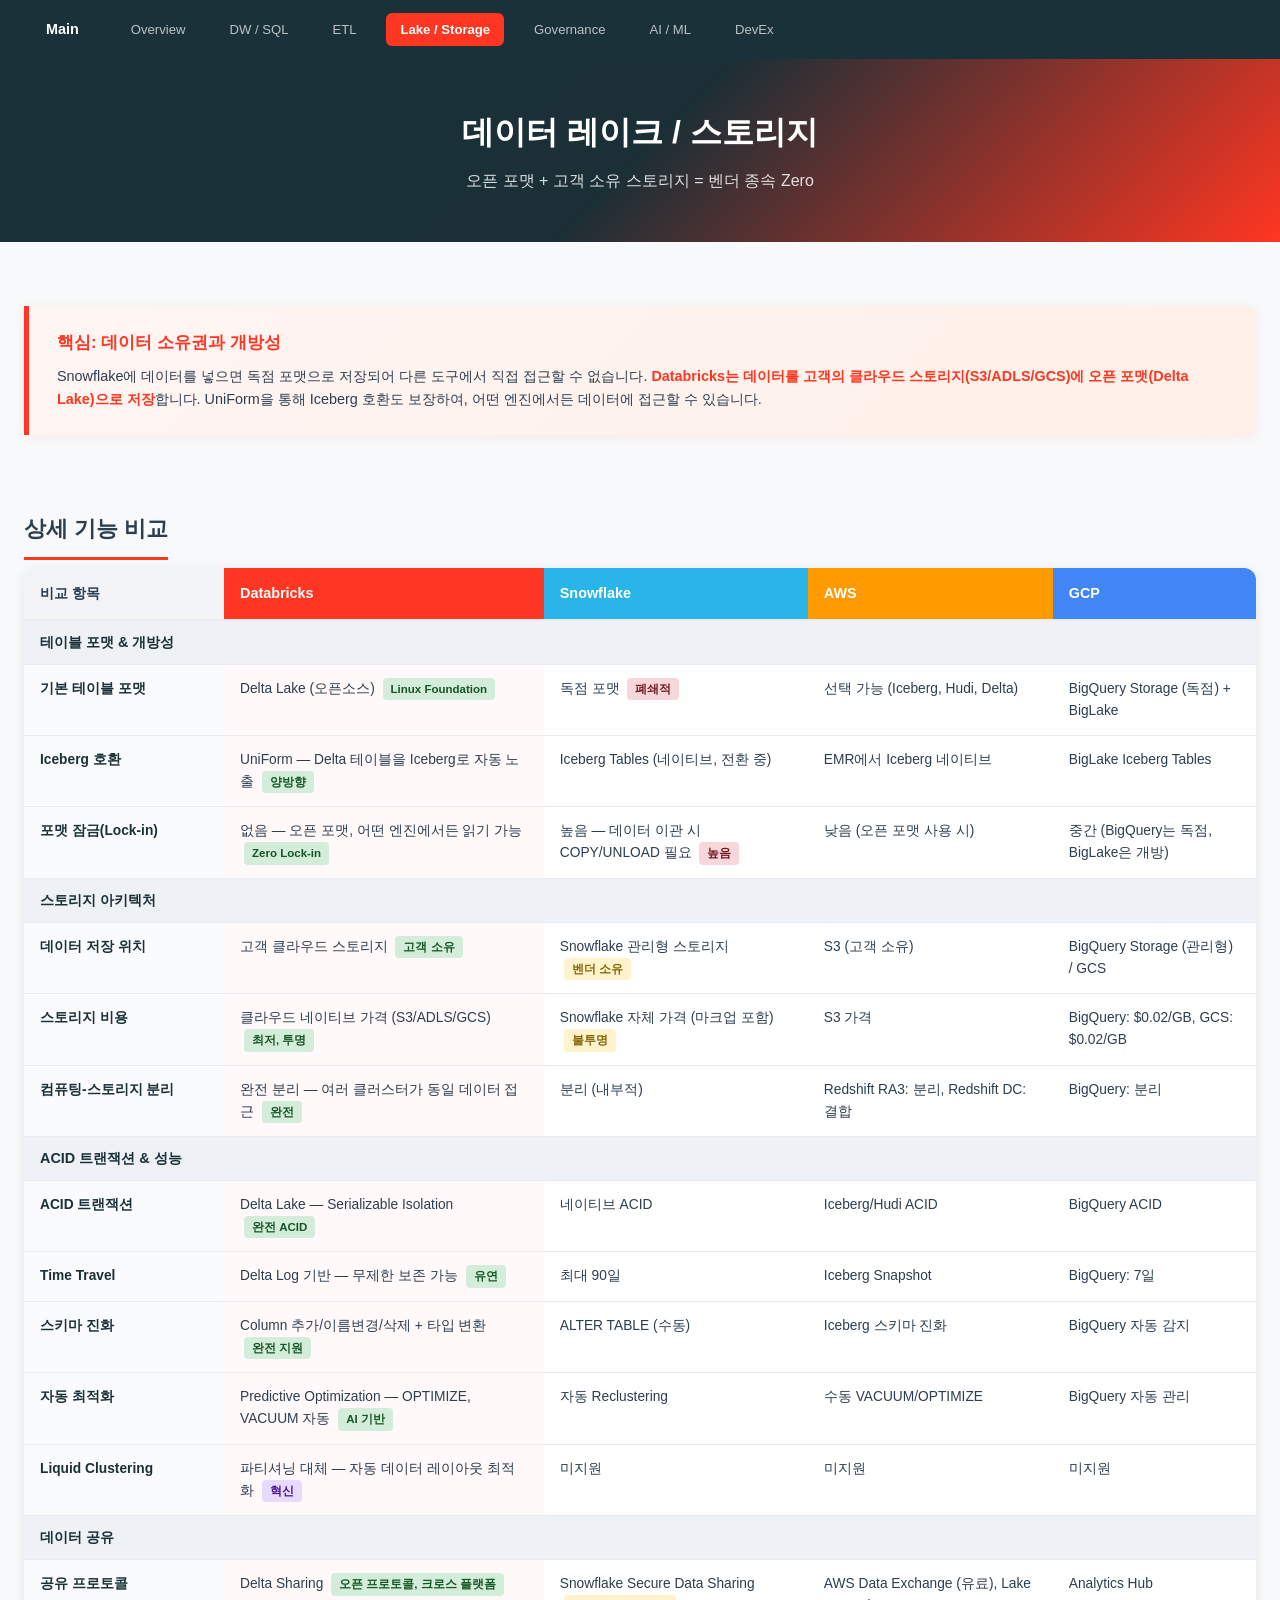
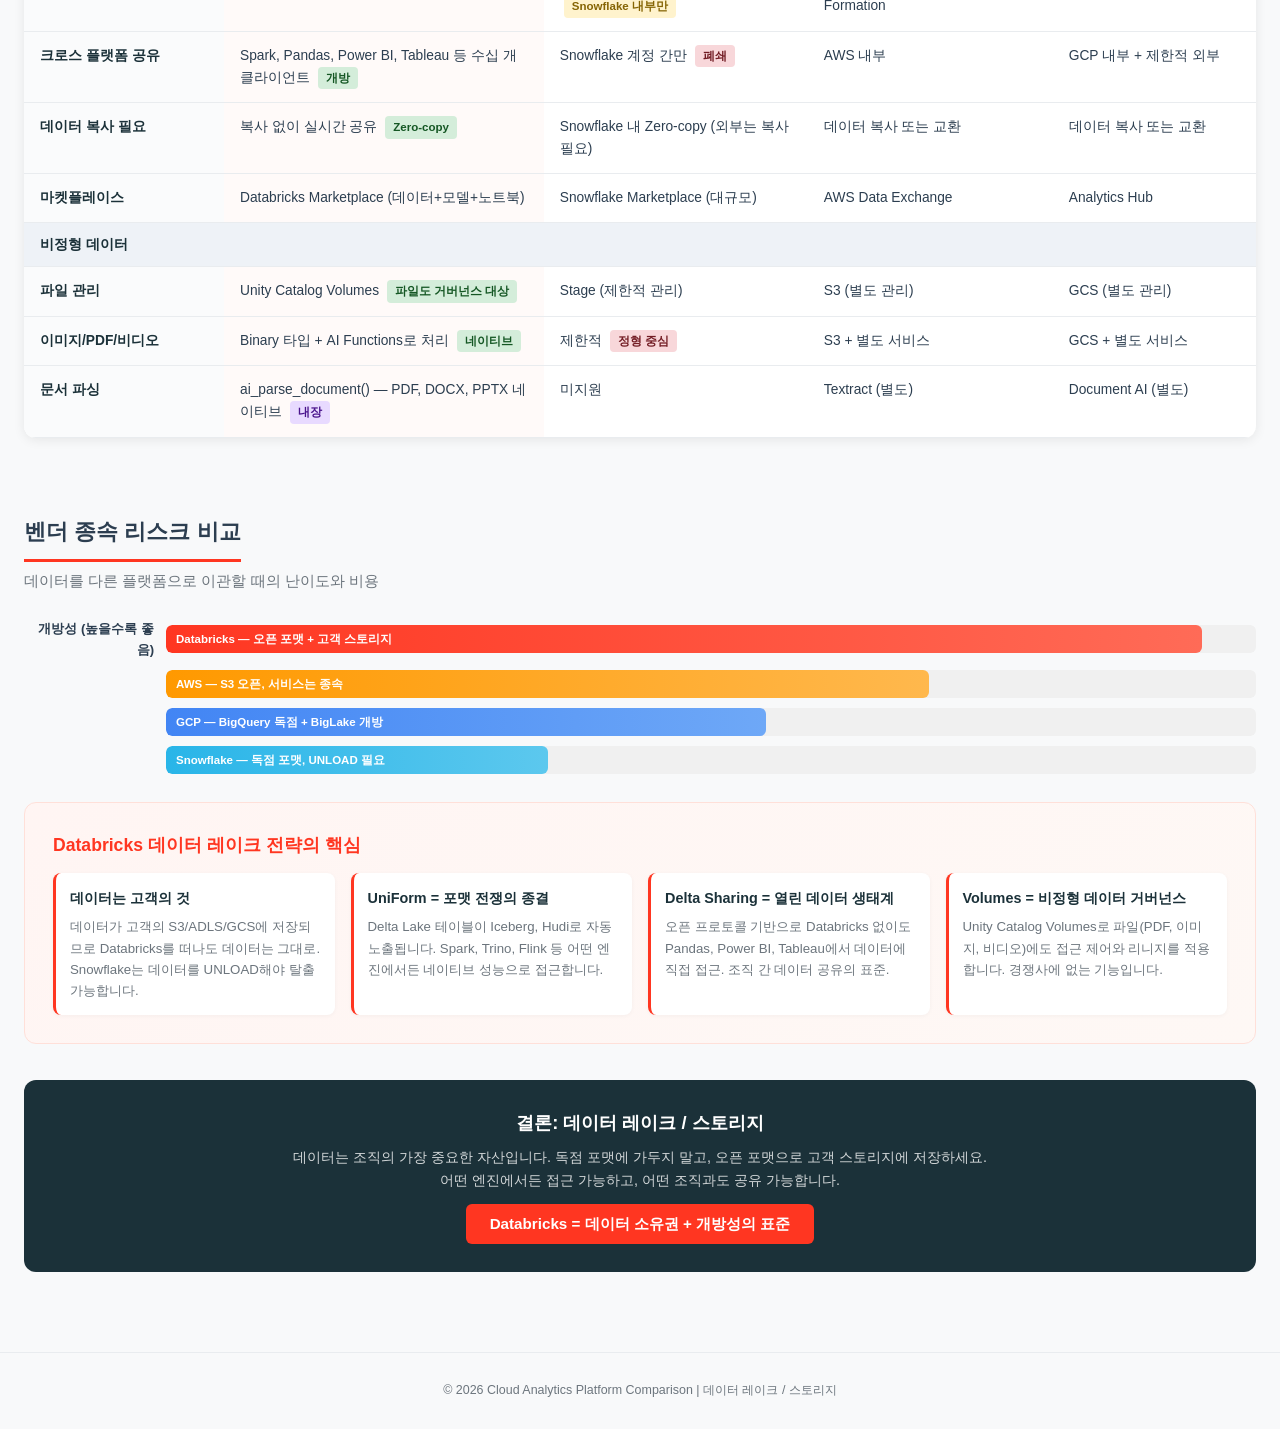
<file: data-platform-comparison/comparison/03-data-lake-storage.html>
<!DOCTYPE html>
<html lang="ko">
<head>
<meta charset="UTF-8">
<meta name="viewport" content="width=device-width, initial-scale=1.0">
<title>데이터 레이크 / 스토리지 비교</title>
<link rel="stylesheet" href="_shared-styles.css">
</head>
<body>

<nav class="top-nav">
  <a href="../analytics-platform-comparison.html" class="nav-home">Main</a>
  <a href="00-platform-overview.html">Overview</a>
  <a href="01-data-warehouse-sql.html">DW / SQL</a>
  <a href="02-data-engineering-etl.html">ETL</a>
  <a href="03-data-lake-storage.html" class="active">Lake / Storage</a>
  <a href="04-governance-security.html">Governance</a>
  <a href="05-ai-ml.html">AI / ML</a>
  <a href="06-developer-experience.html">DevEx</a>
</nav>

<div class="sub-hero">
  <h1>데이터 레이크 / 스토리지</h1>
  <p>오픈 포맷 + 고객 소유 스토리지 = 벤더 종속 Zero</p>
</div>

<div class="container">

<div class="key-msg">
  <h3>핵심: 데이터 소유권과 개방성</h3>
  <p>Snowflake에 데이터를 넣으면 독점 포맷으로 저장되어 다른 도구에서 직접 접근할 수 없습니다. <strong class="highlight">Databricks는 데이터를 고객의 클라우드 스토리지(S3/ADLS/GCS)에 오픈 포맷(Delta Lake)으로 저장</strong>합니다. UniForm을 통해 Iceberg 호환도 보장하여, 어떤 엔진에서든 데이터에 접근할 수 있습니다.</p>
</div>

<h2 class="section-title">상세 기능 비교</h2>

<div class="table-wrapper">
<table>
<thead>
  <tr>
    <th>비교 항목</th>
    <th class="db">Databricks</th>
    <th class="snow">Snowflake</th>
    <th class="aws">AWS</th>
    <th class="gcp">GCP</th>
  </tr>
</thead>
<tbody>
<tr class="category-row"><td colspan="5">테이블 포맷 & 개방성</td></tr>
<tr>
  <td>기본 테이블 포맷</td>
  <td>Delta Lake (오픈소스) <span class="badge badge-strong">Linux Foundation</span></td>
  <td>독점 포맷 <span class="badge badge-weak">폐쇄적</span></td>
  <td>선택 가능 (Iceberg, Hudi, Delta)</td>
  <td>BigQuery Storage (독점) + BigLake</td>
</tr>
<tr>
  <td>Iceberg 호환</td>
  <td>UniForm — Delta 테이블을 Iceberg로 자동 노출 <span class="badge badge-strong">양방향</span></td>
  <td>Iceberg Tables (네이티브, 전환 중)</td>
  <td>EMR에서 Iceberg 네이티브</td>
  <td>BigLake Iceberg Tables</td>
</tr>
<tr>
  <td>포맷 잠금(Lock-in)</td>
  <td>없음 — 오픈 포맷, 어떤 엔진에서든 읽기 가능 <span class="badge badge-strong">Zero Lock-in</span></td>
  <td>높음 — 데이터 이관 시 COPY/UNLOAD 필요 <span class="badge badge-weak">높음</span></td>
  <td>낮음 (오픈 포맷 사용 시)</td>
  <td>중간 (BigQuery는 독점, BigLake은 개방)</td>
</tr>

<tr class="category-row"><td colspan="5">스토리지 아키텍처</td></tr>
<tr>
  <td>데이터 저장 위치</td>
  <td>고객 클라우드 스토리지 <span class="badge badge-strong">고객 소유</span></td>
  <td>Snowflake 관리형 스토리지 <span class="badge badge-limited">벤더 소유</span></td>
  <td>S3 (고객 소유)</td>
  <td>BigQuery Storage (관리형) / GCS</td>
</tr>
<tr>
  <td>스토리지 비용</td>
  <td>클라우드 네이티브 가격 (S3/ADLS/GCS) <span class="badge badge-strong">최저, 투명</span></td>
  <td>Snowflake 자체 가격 (마크업 포함) <span class="badge badge-limited">불투명</span></td>
  <td>S3 가격</td>
  <td>BigQuery: $0.02/GB, GCS: $0.02/GB</td>
</tr>
<tr>
  <td>컴퓨팅-스토리지 분리</td>
  <td>완전 분리 — 여러 클러스터가 동일 데이터 접근 <span class="badge badge-strong">완전</span></td>
  <td>분리 (내부적)</td>
  <td>Redshift RA3: 분리, Redshift DC: 결합</td>
  <td>BigQuery: 분리</td>
</tr>

<tr class="category-row"><td colspan="5">ACID 트랜잭션 & 성능</td></tr>
<tr>
  <td>ACID 트랜잭션</td>
  <td>Delta Lake — Serializable Isolation <span class="badge badge-strong">완전 ACID</span></td>
  <td>네이티브 ACID</td>
  <td>Iceberg/Hudi ACID</td>
  <td>BigQuery ACID</td>
</tr>
<tr>
  <td>Time Travel</td>
  <td>Delta Log 기반 — 무제한 보존 가능 <span class="badge badge-strong">유연</span></td>
  <td>최대 90일</td>
  <td>Iceberg Snapshot</td>
  <td>BigQuery: 7일</td>
</tr>
<tr>
  <td>스키마 진화</td>
  <td>Column 추가/이름변경/삭제 + 타입 변환 <span class="badge badge-strong">완전 지원</span></td>
  <td>ALTER TABLE (수동)</td>
  <td>Iceberg 스키마 진화</td>
  <td>BigQuery 자동 감지</td>
</tr>
<tr>
  <td>자동 최적화</td>
  <td>Predictive Optimization — OPTIMIZE, VACUUM 자동 <span class="badge badge-strong">AI 기반</span></td>
  <td>자동 Reclustering</td>
  <td>수동 VACUUM/OPTIMIZE</td>
  <td>BigQuery 자동 관리</td>
</tr>
<tr>
  <td>Liquid Clustering</td>
  <td>파티셔닝 대체 — 자동 데이터 레이아웃 최적화 <span class="badge badge-new">혁신</span></td>
  <td>미지원</td>
  <td>미지원</td>
  <td>미지원</td>
</tr>

<tr class="category-row"><td colspan="5">데이터 공유</td></tr>
<tr>
  <td>공유 프로토콜</td>
  <td>Delta Sharing <span class="badge badge-strong">오픈 프로토콜, 크로스 플랫폼</span></td>
  <td>Snowflake Secure Data Sharing <span class="badge badge-limited">Snowflake 내부만</span></td>
  <td>AWS Data Exchange (유료), Lake Formation</td>
  <td>Analytics Hub</td>
</tr>
<tr>
  <td>크로스 플랫폼 공유</td>
  <td>Spark, Pandas, Power BI, Tableau 등 수십 개 클라이언트 <span class="badge badge-strong">개방</span></td>
  <td>Snowflake 계정 간만 <span class="badge badge-weak">폐쇄</span></td>
  <td>AWS 내부</td>
  <td>GCP 내부 + 제한적 외부</td>
</tr>
<tr>
  <td>데이터 복사 필요</td>
  <td>복사 없이 실시간 공유 <span class="badge badge-strong">Zero-copy</span></td>
  <td>Snowflake 내 Zero-copy (외부는 복사 필요)</td>
  <td>데이터 복사 또는 교환</td>
  <td>데이터 복사 또는 교환</td>
</tr>
<tr>
  <td>마켓플레이스</td>
  <td>Databricks Marketplace (데이터+모델+노트북)</td>
  <td>Snowflake Marketplace (대규모)</td>
  <td>AWS Data Exchange</td>
  <td>Analytics Hub</td>
</tr>

<tr class="category-row"><td colspan="5">비정형 데이터</td></tr>
<tr>
  <td>파일 관리</td>
  <td>Unity Catalog Volumes <span class="badge badge-strong">파일도 거버넌스 대상</span></td>
  <td>Stage (제한적 관리)</td>
  <td>S3 (별도 관리)</td>
  <td>GCS (별도 관리)</td>
</tr>
<tr>
  <td>이미지/PDF/비디오</td>
  <td>Binary 타입 + AI Functions로 처리 <span class="badge badge-strong">네이티브</span></td>
  <td>제한적 <span class="badge badge-weak">정형 중심</span></td>
  <td>S3 + 별도 서비스</td>
  <td>GCS + 별도 서비스</td>
</tr>
<tr>
  <td>문서 파싱</td>
  <td>ai_parse_document() — PDF, DOCX, PPTX 네이티브 <span class="badge badge-new">내장</span></td>
  <td>미지원</td>
  <td>Textract (별도)</td>
  <td>Document AI (별도)</td>
</tr>
</tbody>
</table>
</div>

<!-- Vendor Lock-in comparison -->
<h2 class="section-title">벤더 종속 리스크 비교</h2>
<p class="section-desc">데이터를 다른 플랫폼으로 이관할 때의 난이도와 비용</p>

<div class="spectrum">
  <div class="spectrum-row">
    <span class="spectrum-label">개방성 (높을수록 좋음)</span>
    <div class="spectrum-bar">
      <div class="spectrum-fill db" style="width:95%">Databricks — 오픈 포맷 + 고객 스토리지</div>
    </div>
  </div>
  <div class="spectrum-row">
    <span class="spectrum-label"></span>
    <div class="spectrum-bar">
      <div class="spectrum-fill aws" style="width:70%">AWS — S3 오픈, 서비스는 종속</div>
    </div>
  </div>
  <div class="spectrum-row">
    <span class="spectrum-label"></span>
    <div class="spectrum-bar">
      <div class="spectrum-fill gcp" style="width:55%">GCP — BigQuery 독점 + BigLake 개방</div>
    </div>
  </div>
  <div class="spectrum-row">
    <span class="spectrum-label"></span>
    <div class="spectrum-bar">
      <div class="spectrum-fill snow" style="width:35%">Snowflake — 독점 포맷, UNLOAD 필요</div>
    </div>
  </div>
</div>

<div class="db-highlight">
  <h3>Databricks 데이터 레이크 전략의 핵심</h3>
  <div class="grid">
    <div class="item">
      <h4>데이터는 고객의 것</h4>
      <p>데이터가 고객의 S3/ADLS/GCS에 저장되므로 Databricks를 떠나도 데이터는 그대로. Snowflake는 데이터를 UNLOAD해야 탈출 가능합니다.</p>
    </div>
    <div class="item">
      <h4>UniForm = 포맷 전쟁의 종결</h4>
      <p>Delta Lake 테이블이 Iceberg, Hudi로 자동 노출됩니다. Spark, Trino, Flink 등 어떤 엔진에서든 네이티브 성능으로 접근합니다.</p>
    </div>
    <div class="item">
      <h4>Delta Sharing = 열린 데이터 생태계</h4>
      <p>오픈 프로토콜 기반으로 Databricks 없이도 Pandas, Power BI, Tableau에서 데이터에 직접 접근. 조직 간 데이터 공유의 표준.</p>
    </div>
    <div class="item">
      <h4>Volumes = 비정형 데이터 거버넌스</h4>
      <p>Unity Catalog Volumes로 파일(PDF, 이미지, 비디오)에도 접근 제어와 리니지를 적용합니다. 경쟁사에 없는 기능입니다.</p>
    </div>
  </div>
</div>

<div class="verdict-bar">
  <h3>결론: 데이터 레이크 / 스토리지</h3>
  <p>데이터는 조직의 가장 중요한 자산입니다. 독점 포맷에 가두지 말고, 오픈 포맷으로 고객 스토리지에 저장하세요. 어떤 엔진에서든 접근 가능하고, 어떤 조직과도 공유 가능합니다.</p>
  <span class="db-badge">Databricks = 데이터 소유권 + 개방성의 표준</span>
</div>

</div>
<footer><p>&copy; 2026 Cloud Analytics Platform Comparison | 데이터 레이크 / 스토리지</p></footer>
</body>
</html>
</file>
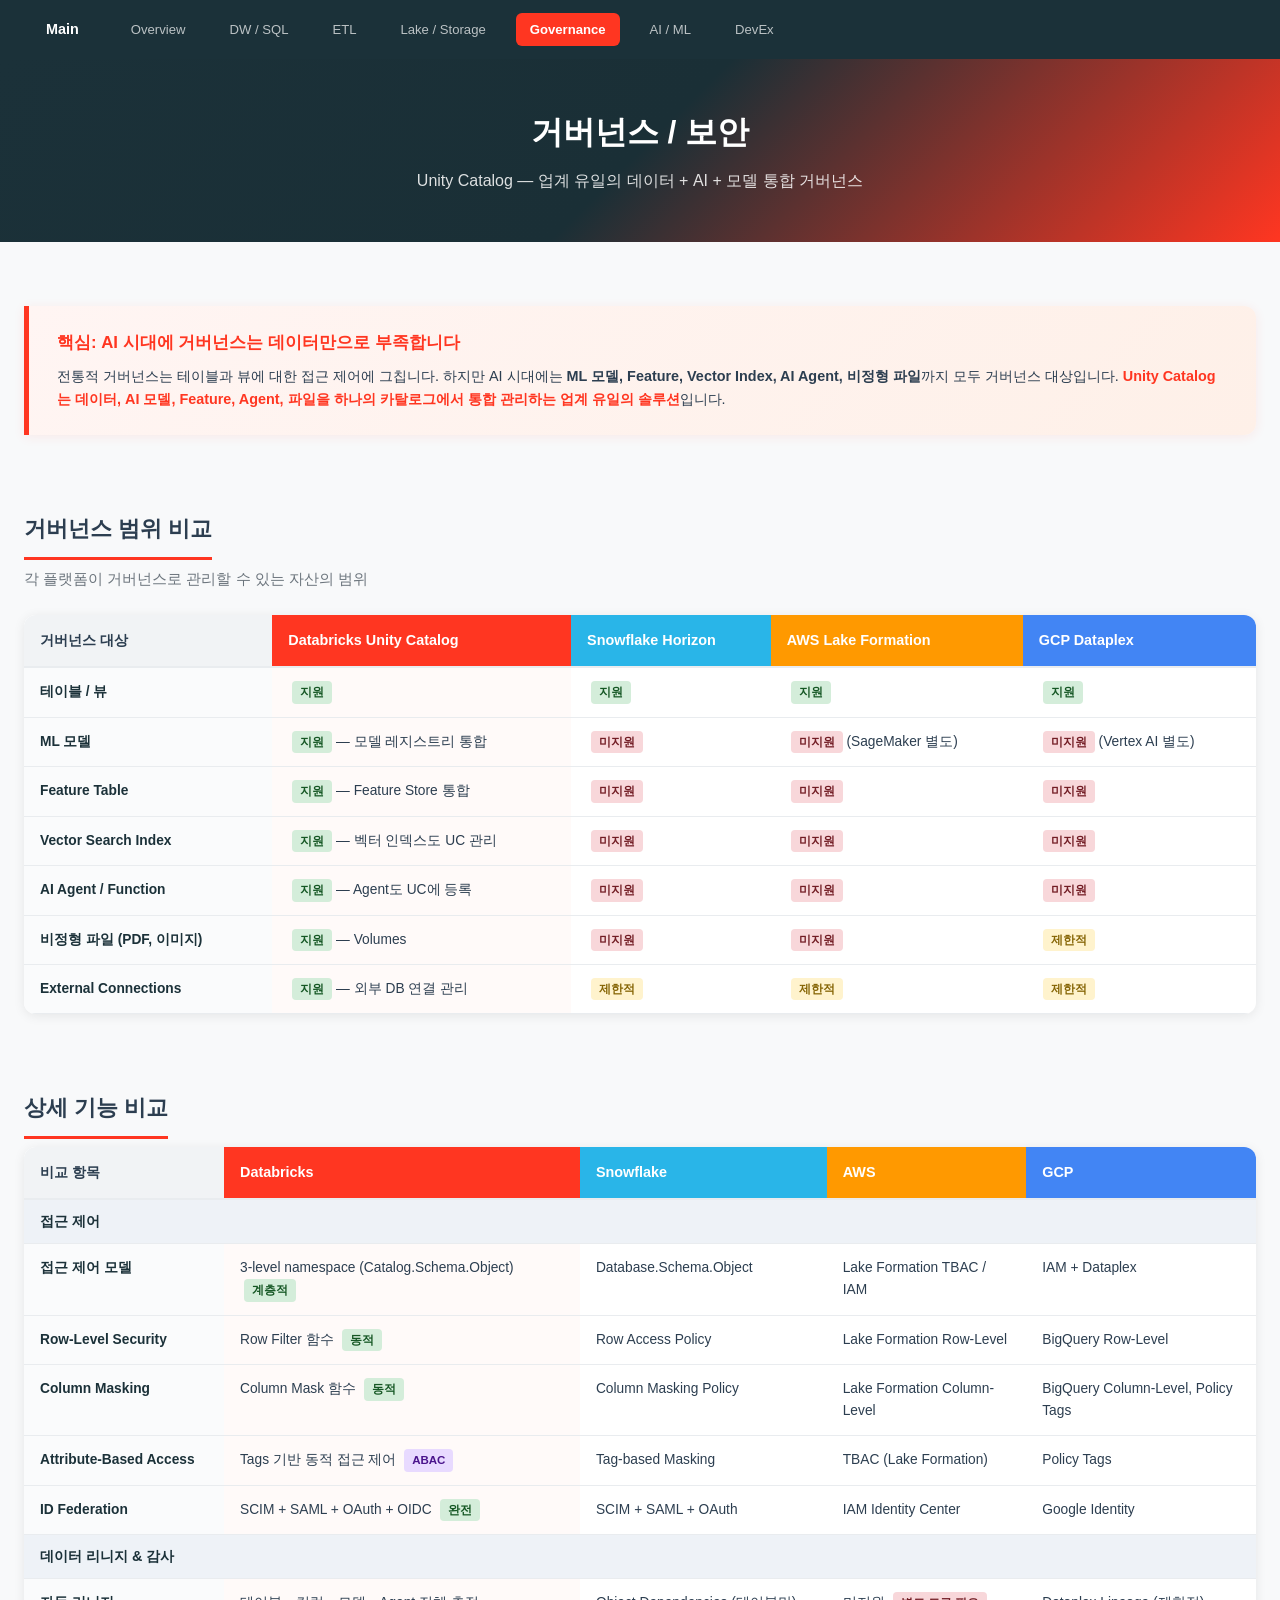
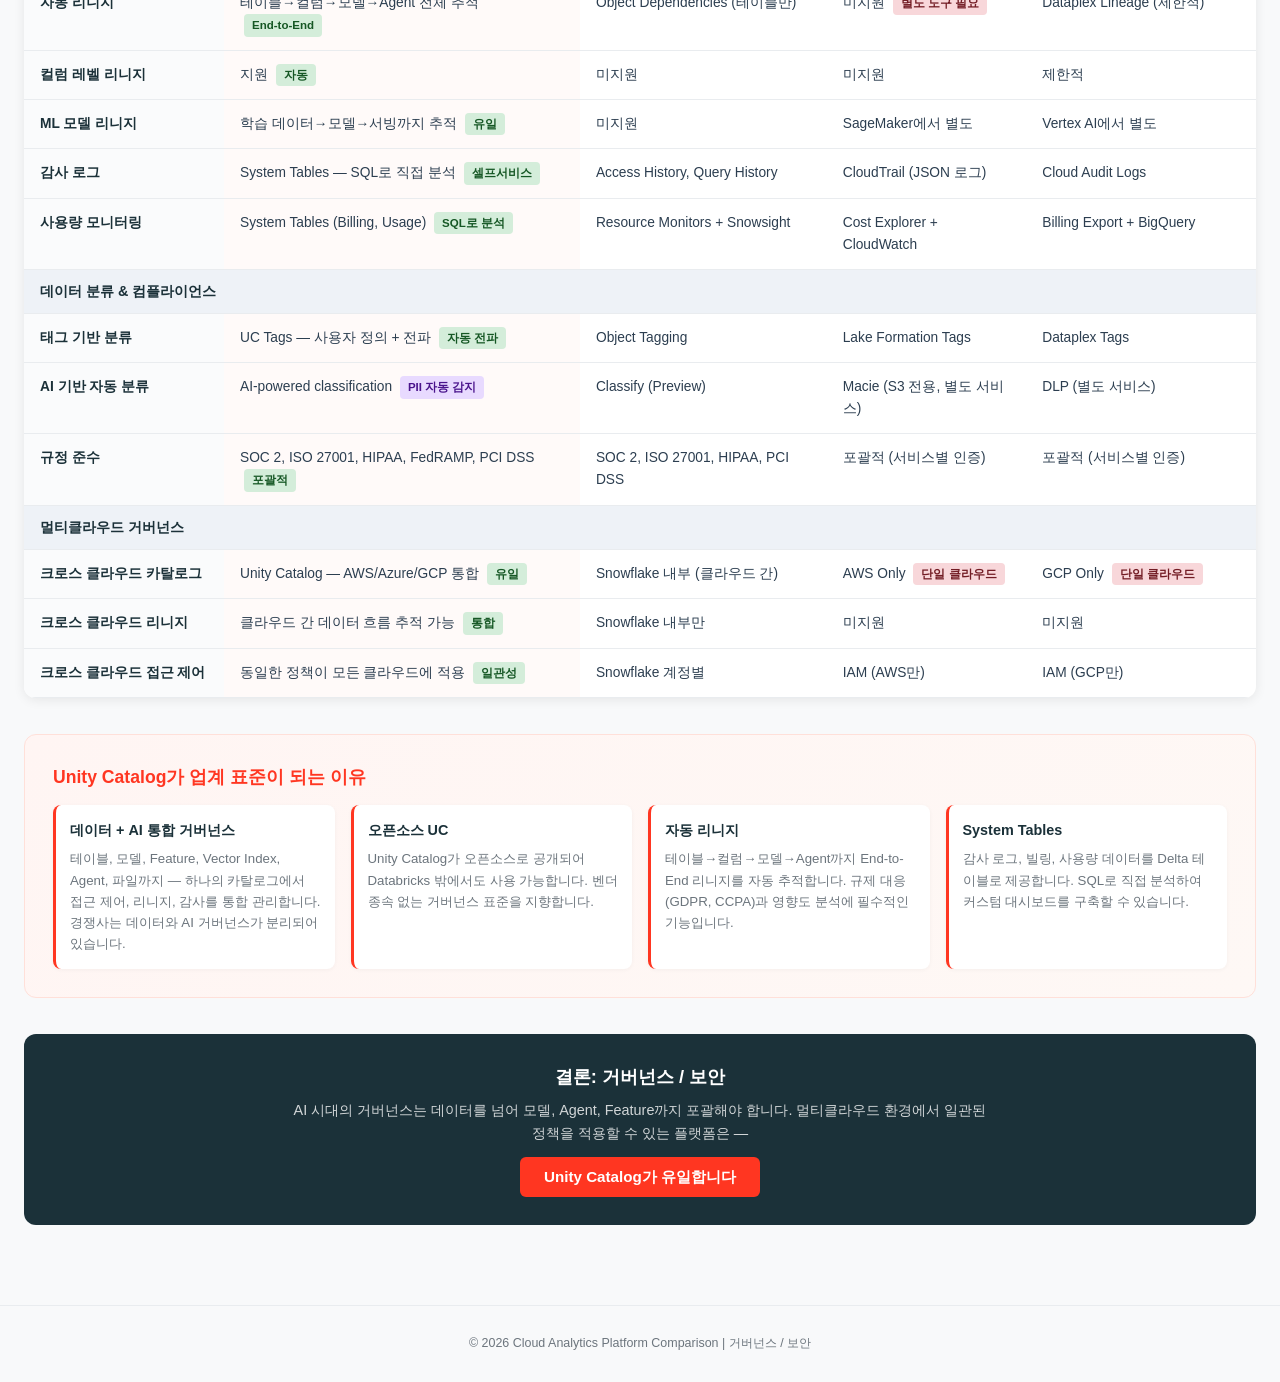
<file: data-platform-comparison/comparison/04-governance-security.html>
<!DOCTYPE html>
<html lang="ko">
<head>
<meta charset="UTF-8">
<meta name="viewport" content="width=device-width, initial-scale=1.0">
<title>거버넌스 / 보안 비교</title>
<link rel="stylesheet" href="_shared-styles.css">
</head>
<body>

<nav class="top-nav">
  <a href="../analytics-platform-comparison.html" class="nav-home">Main</a>
  <a href="00-platform-overview.html">Overview</a>
  <a href="01-data-warehouse-sql.html">DW / SQL</a>
  <a href="02-data-engineering-etl.html">ETL</a>
  <a href="03-data-lake-storage.html">Lake / Storage</a>
  <a href="04-governance-security.html" class="active">Governance</a>
  <a href="05-ai-ml.html">AI / ML</a>
  <a href="06-developer-experience.html">DevEx</a>
</nav>

<div class="sub-hero">
  <h1>거버넌스 / 보안</h1>
  <p>Unity Catalog — 업계 유일의 데이터 + AI + 모델 통합 거버넌스</p>
</div>

<div class="container">

<div class="key-msg">
  <h3>핵심: AI 시대에 거버넌스는 데이터만으로 부족합니다</h3>
  <p>전통적 거버넌스는 테이블과 뷰에 대한 접근 제어에 그칩니다. 하지만 AI 시대에는 <strong>ML 모델, Feature, Vector Index, AI Agent, 비정형 파일</strong>까지 모두 거버넌스 대상입니다. <strong class="highlight">Unity Catalog는 데이터, AI 모델, Feature, Agent, 파일을 하나의 카탈로그에서 통합 관리하는 업계 유일의 솔루션</strong>입니다.</p>
</div>

<!-- Governance scope comparison -->
<h2 class="section-title">거버넌스 범위 비교</h2>
<p class="section-desc">각 플랫폼이 거버넌스로 관리할 수 있는 자산의 범위</p>

<div class="table-wrapper">
<table>
<thead>
  <tr>
    <th>거버넌스 대상</th>
    <th class="db">Databricks Unity Catalog</th>
    <th class="snow">Snowflake Horizon</th>
    <th class="aws">AWS Lake Formation</th>
    <th class="gcp">GCP Dataplex</th>
  </tr>
</thead>
<tbody>
<tr>
  <td>테이블 / 뷰</td>
  <td><span class="badge badge-strong">지원</span></td>
  <td><span class="badge badge-strong">지원</span></td>
  <td><span class="badge badge-strong">지원</span></td>
  <td><span class="badge badge-strong">지원</span></td>
</tr>
<tr>
  <td>ML 모델</td>
  <td><span class="badge badge-strong">지원</span> — 모델 레지스트리 통합</td>
  <td><span class="badge badge-weak">미지원</span></td>
  <td><span class="badge badge-weak">미지원</span> (SageMaker 별도)</td>
  <td><span class="badge badge-weak">미지원</span> (Vertex AI 별도)</td>
</tr>
<tr>
  <td>Feature Table</td>
  <td><span class="badge badge-strong">지원</span> — Feature Store 통합</td>
  <td><span class="badge badge-weak">미지원</span></td>
  <td><span class="badge badge-weak">미지원</span></td>
  <td><span class="badge badge-weak">미지원</span></td>
</tr>
<tr>
  <td>Vector Search Index</td>
  <td><span class="badge badge-strong">지원</span> — 벡터 인덱스도 UC 관리</td>
  <td><span class="badge badge-weak">미지원</span></td>
  <td><span class="badge badge-weak">미지원</span></td>
  <td><span class="badge badge-weak">미지원</span></td>
</tr>
<tr>
  <td>AI Agent / Function</td>
  <td><span class="badge badge-strong">지원</span> — Agent도 UC에 등록</td>
  <td><span class="badge badge-weak">미지원</span></td>
  <td><span class="badge badge-weak">미지원</span></td>
  <td><span class="badge badge-weak">미지원</span></td>
</tr>
<tr>
  <td>비정형 파일 (PDF, 이미지)</td>
  <td><span class="badge badge-strong">지원</span> — Volumes</td>
  <td><span class="badge badge-weak">미지원</span></td>
  <td><span class="badge badge-weak">미지원</span></td>
  <td><span class="badge badge-limited">제한적</span></td>
</tr>
<tr>
  <td>External Connections</td>
  <td><span class="badge badge-strong">지원</span> — 외부 DB 연결 관리</td>
  <td><span class="badge badge-limited">제한적</span></td>
  <td><span class="badge badge-limited">제한적</span></td>
  <td><span class="badge badge-limited">제한적</span></td>
</tr>
</tbody>
</table>
</div>

<!-- Detailed comparison -->
<h2 class="section-title">상세 기능 비교</h2>

<div class="table-wrapper">
<table>
<thead>
  <tr>
    <th>비교 항목</th>
    <th class="db">Databricks</th>
    <th class="snow">Snowflake</th>
    <th class="aws">AWS</th>
    <th class="gcp">GCP</th>
  </tr>
</thead>
<tbody>
<tr class="category-row"><td colspan="5">접근 제어</td></tr>
<tr>
  <td>접근 제어 모델</td>
  <td>3-level namespace (Catalog.Schema.Object) <span class="badge badge-strong">계층적</span></td>
  <td>Database.Schema.Object</td>
  <td>Lake Formation TBAC / IAM</td>
  <td>IAM + Dataplex</td>
</tr>
<tr>
  <td>Row-Level Security</td>
  <td>Row Filter 함수 <span class="badge badge-strong">동적</span></td>
  <td>Row Access Policy</td>
  <td>Lake Formation Row-Level</td>
  <td>BigQuery Row-Level</td>
</tr>
<tr>
  <td>Column Masking</td>
  <td>Column Mask 함수 <span class="badge badge-strong">동적</span></td>
  <td>Column Masking Policy</td>
  <td>Lake Formation Column-Level</td>
  <td>BigQuery Column-Level, Policy Tags</td>
</tr>
<tr>
  <td>Attribute-Based Access</td>
  <td>Tags 기반 동적 접근 제어 <span class="badge badge-new">ABAC</span></td>
  <td>Tag-based Masking</td>
  <td>TBAC (Lake Formation)</td>
  <td>Policy Tags</td>
</tr>
<tr>
  <td>ID Federation</td>
  <td>SCIM + SAML + OAuth + OIDC <span class="badge badge-strong">완전</span></td>
  <td>SCIM + SAML + OAuth</td>
  <td>IAM Identity Center</td>
  <td>Google Identity</td>
</tr>

<tr class="category-row"><td colspan="5">데이터 리니지 & 감사</td></tr>
<tr>
  <td>자동 리니지</td>
  <td>테이블→컬럼→모델→Agent 전체 추적 <span class="badge badge-strong">End-to-End</span></td>
  <td>Object Dependencies (테이블만)</td>
  <td>미지원 <span class="badge badge-weak">별도 도구 필요</span></td>
  <td>Dataplex Lineage (제한적)</td>
</tr>
<tr>
  <td>컬럼 레벨 리니지</td>
  <td>지원 <span class="badge badge-strong">자동</span></td>
  <td>미지원</td>
  <td>미지원</td>
  <td>제한적</td>
</tr>
<tr>
  <td>ML 모델 리니지</td>
  <td>학습 데이터→모델→서빙까지 추적 <span class="badge badge-strong">유일</span></td>
  <td>미지원</td>
  <td>SageMaker에서 별도</td>
  <td>Vertex AI에서 별도</td>
</tr>
<tr>
  <td>감사 로그</td>
  <td>System Tables — SQL로 직접 분석 <span class="badge badge-strong">셀프서비스</span></td>
  <td>Access History, Query History</td>
  <td>CloudTrail (JSON 로그)</td>
  <td>Cloud Audit Logs</td>
</tr>
<tr>
  <td>사용량 모니터링</td>
  <td>System Tables (Billing, Usage) <span class="badge badge-strong">SQL로 분석</span></td>
  <td>Resource Monitors + Snowsight</td>
  <td>Cost Explorer + CloudWatch</td>
  <td>Billing Export + BigQuery</td>
</tr>

<tr class="category-row"><td colspan="5">데이터 분류 & 컴플라이언스</td></tr>
<tr>
  <td>태그 기반 분류</td>
  <td>UC Tags — 사용자 정의 + 전파 <span class="badge badge-strong">자동 전파</span></td>
  <td>Object Tagging</td>
  <td>Lake Formation Tags</td>
  <td>Dataplex Tags</td>
</tr>
<tr>
  <td>AI 기반 자동 분류</td>
  <td>AI-powered classification <span class="badge badge-new">PII 자동 감지</span></td>
  <td>Classify (Preview)</td>
  <td>Macie (S3 전용, 별도 서비스)</td>
  <td>DLP (별도 서비스)</td>
</tr>
<tr>
  <td>규정 준수</td>
  <td>SOC 2, ISO 27001, HIPAA, FedRAMP, PCI DSS <span class="badge badge-strong">포괄적</span></td>
  <td>SOC 2, ISO 27001, HIPAA, PCI DSS</td>
  <td>포괄적 (서비스별 인증)</td>
  <td>포괄적 (서비스별 인증)</td>
</tr>

<tr class="category-row"><td colspan="5">멀티클라우드 거버넌스</td></tr>
<tr>
  <td>크로스 클라우드 카탈로그</td>
  <td>Unity Catalog — AWS/Azure/GCP 통합 <span class="badge badge-strong">유일</span></td>
  <td>Snowflake 내부 (클라우드 간)</td>
  <td>AWS Only <span class="badge badge-weak">단일 클라우드</span></td>
  <td>GCP Only <span class="badge badge-weak">단일 클라우드</span></td>
</tr>
<tr>
  <td>크로스 클라우드 리니지</td>
  <td>클라우드 간 데이터 흐름 추적 가능 <span class="badge badge-strong">통합</span></td>
  <td>Snowflake 내부만</td>
  <td>미지원</td>
  <td>미지원</td>
</tr>
<tr>
  <td>크로스 클라우드 접근 제어</td>
  <td>동일한 정책이 모든 클라우드에 적용 <span class="badge badge-strong">일관성</span></td>
  <td>Snowflake 계정별</td>
  <td>IAM (AWS만)</td>
  <td>IAM (GCP만)</td>
</tr>
</tbody>
</table>
</div>

<div class="db-highlight">
  <h3>Unity Catalog가 업계 표준이 되는 이유</h3>
  <div class="grid">
    <div class="item">
      <h4>데이터 + AI 통합 거버넌스</h4>
      <p>테이블, 모델, Feature, Vector Index, Agent, 파일까지 — 하나의 카탈로그에서 접근 제어, 리니지, 감사를 통합 관리합니다. 경쟁사는 데이터와 AI 거버넌스가 분리되어 있습니다.</p>
    </div>
    <div class="item">
      <h4>오픈소스 UC</h4>
      <p>Unity Catalog가 오픈소스로 공개되어 Databricks 밖에서도 사용 가능합니다. 벤더 종속 없는 거버넌스 표준을 지향합니다.</p>
    </div>
    <div class="item">
      <h4>자동 리니지</h4>
      <p>테이블→컬럼→모델→Agent까지 End-to-End 리니지를 자동 추적합니다. 규제 대응(GDPR, CCPA)과 영향도 분석에 필수적인 기능입니다.</p>
    </div>
    <div class="item">
      <h4>System Tables</h4>
      <p>감사 로그, 빌링, 사용량 데이터를 Delta 테이블로 제공합니다. SQL로 직접 분석하여 커스텀 대시보드를 구축할 수 있습니다.</p>
    </div>
  </div>
</div>

<div class="verdict-bar">
  <h3>결론: 거버넌스 / 보안</h3>
  <p>AI 시대의 거버넌스는 데이터를 넘어 모델, Agent, Feature까지 포괄해야 합니다. 멀티클라우드 환경에서 일관된 정책을 적용할 수 있는 플랫폼은 —</p>
  <span class="db-badge">Unity Catalog가 유일합니다</span>
</div>

</div>
<footer><p>&copy; 2026 Cloud Analytics Platform Comparison | 거버넌스 / 보안</p></footer>
</body>
</html>
</file>
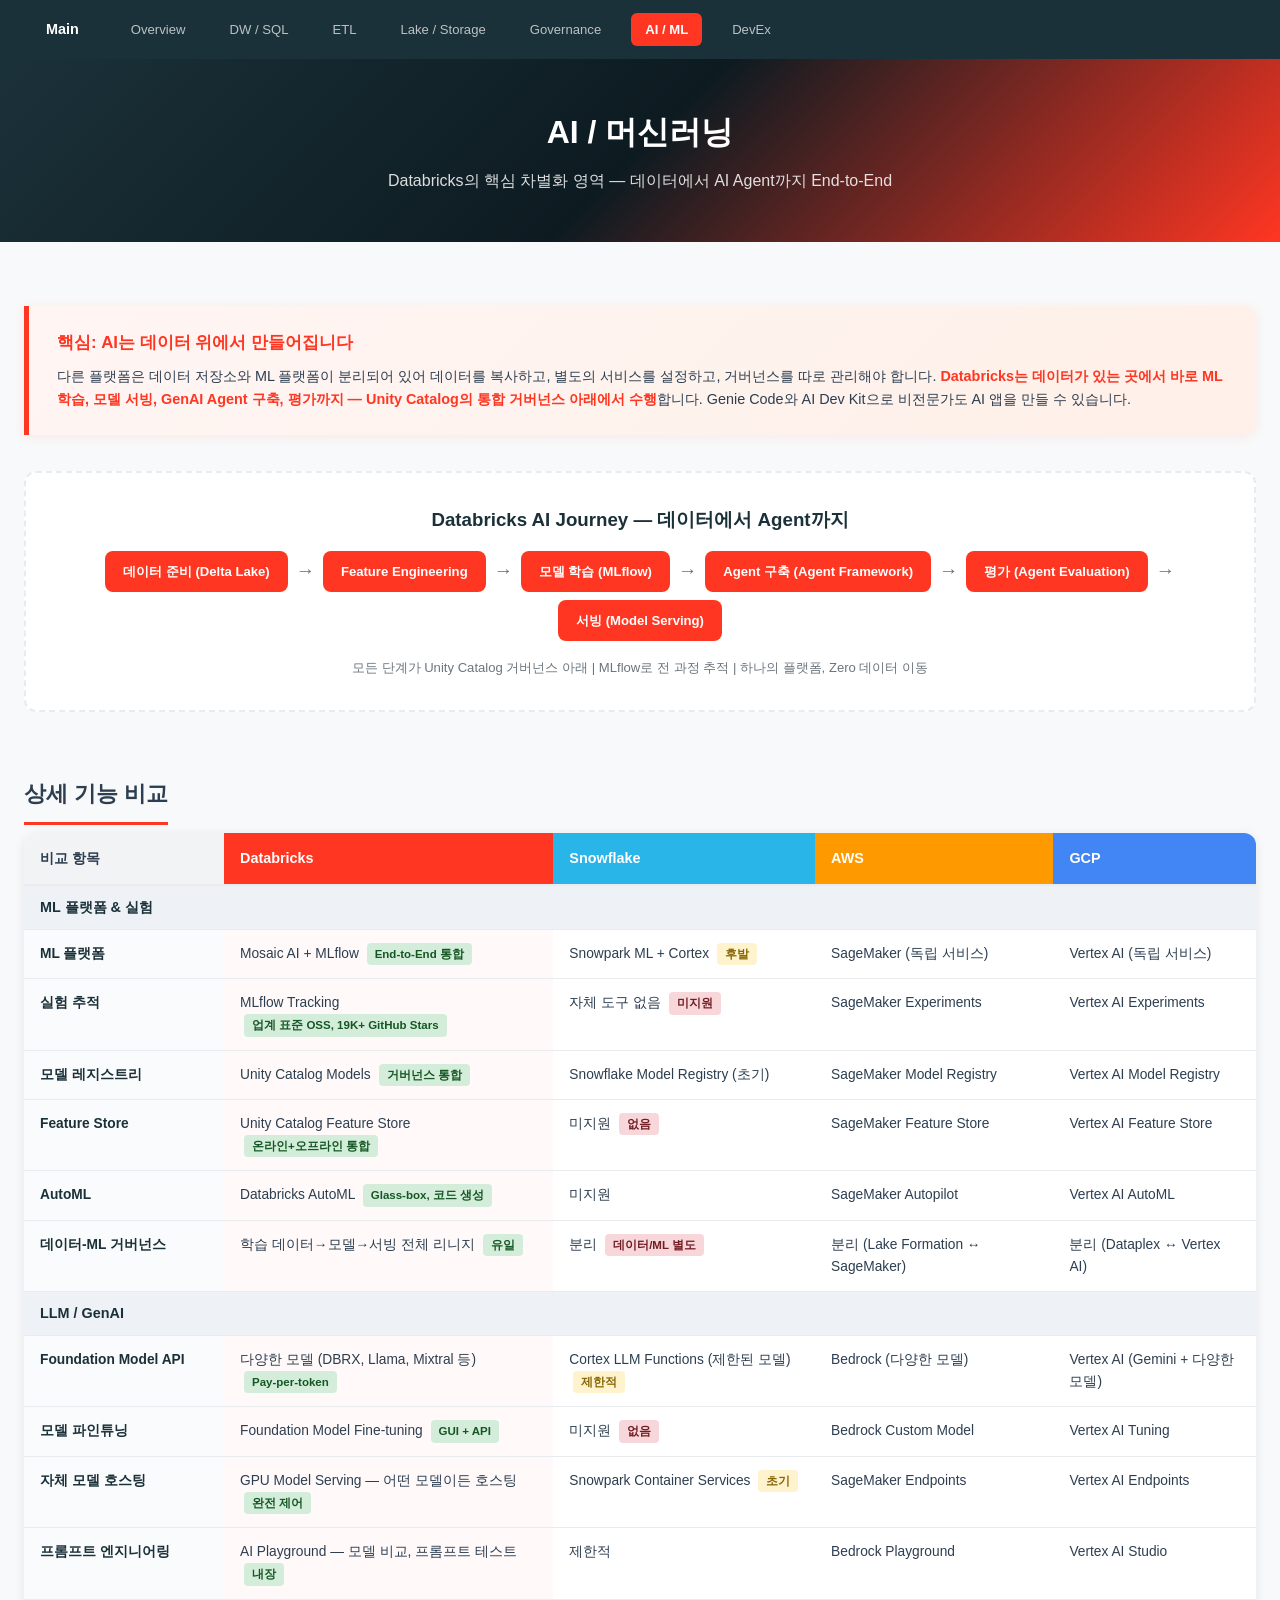
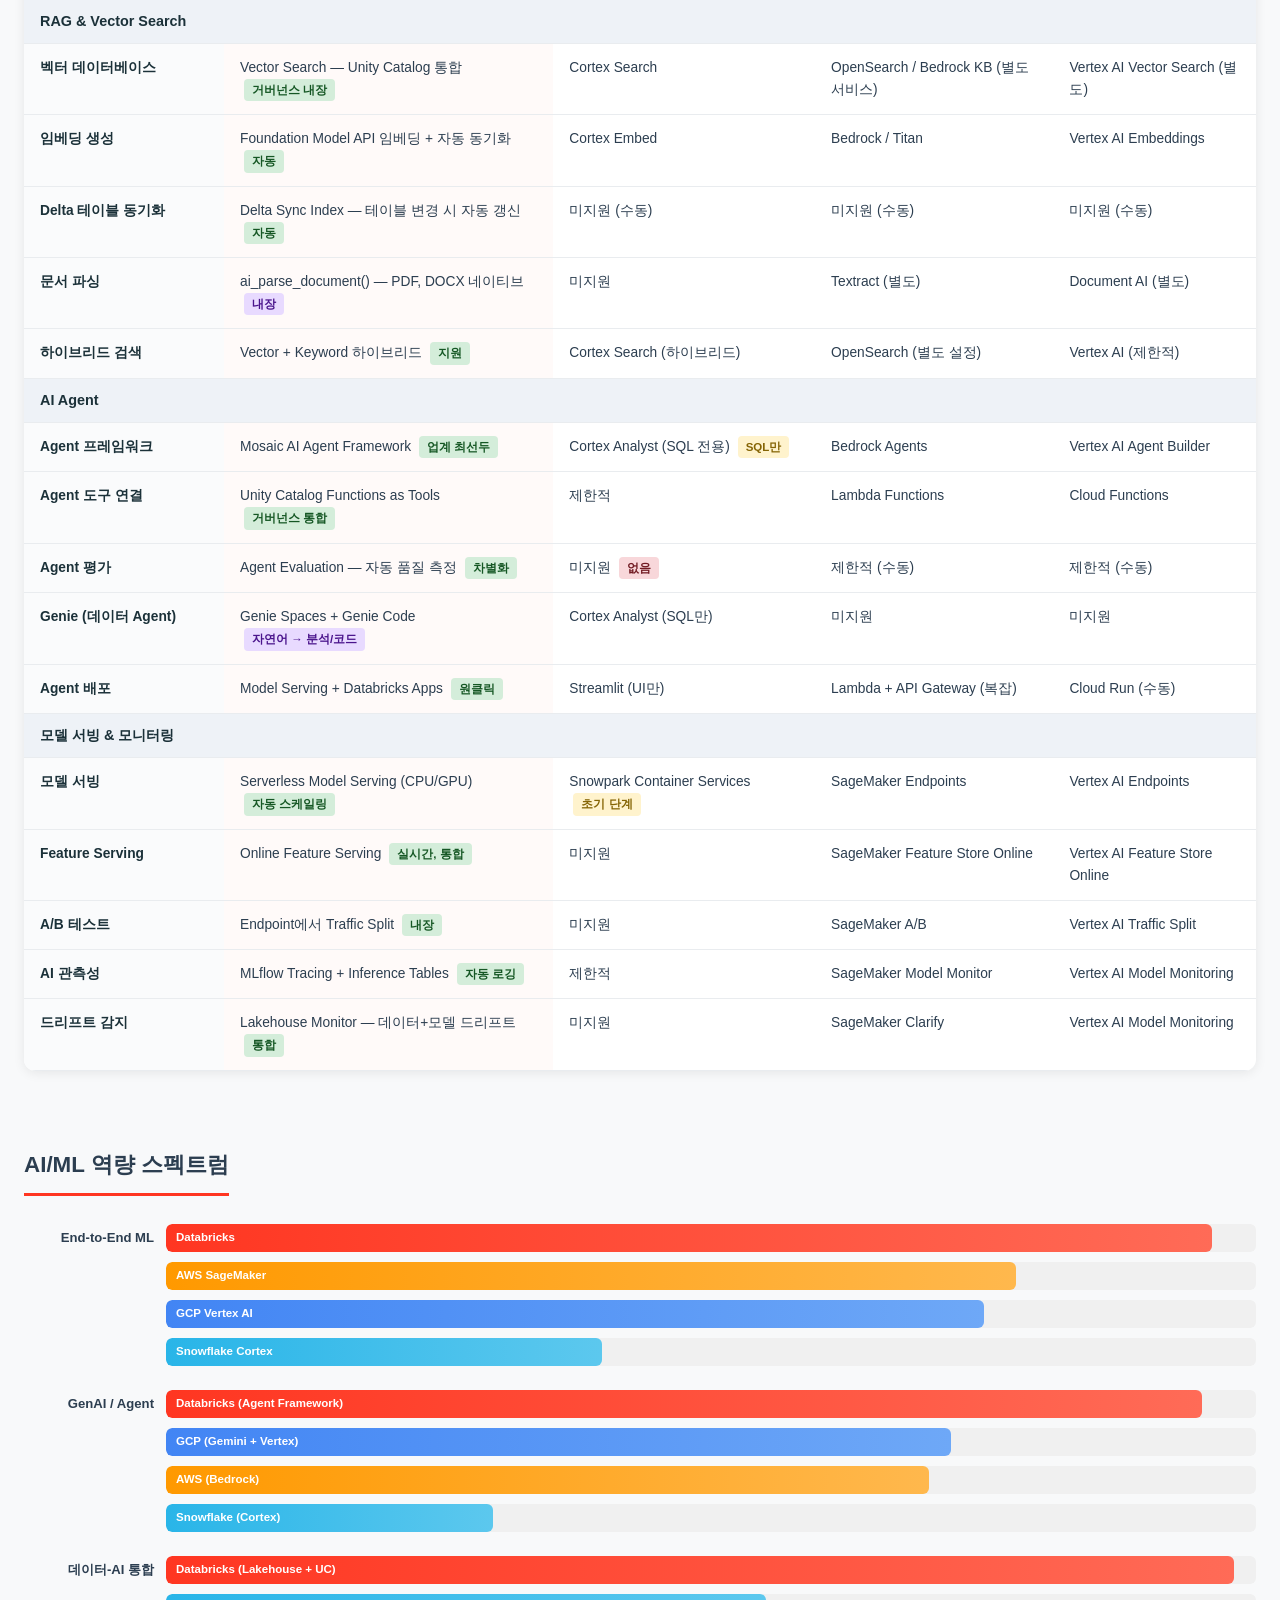
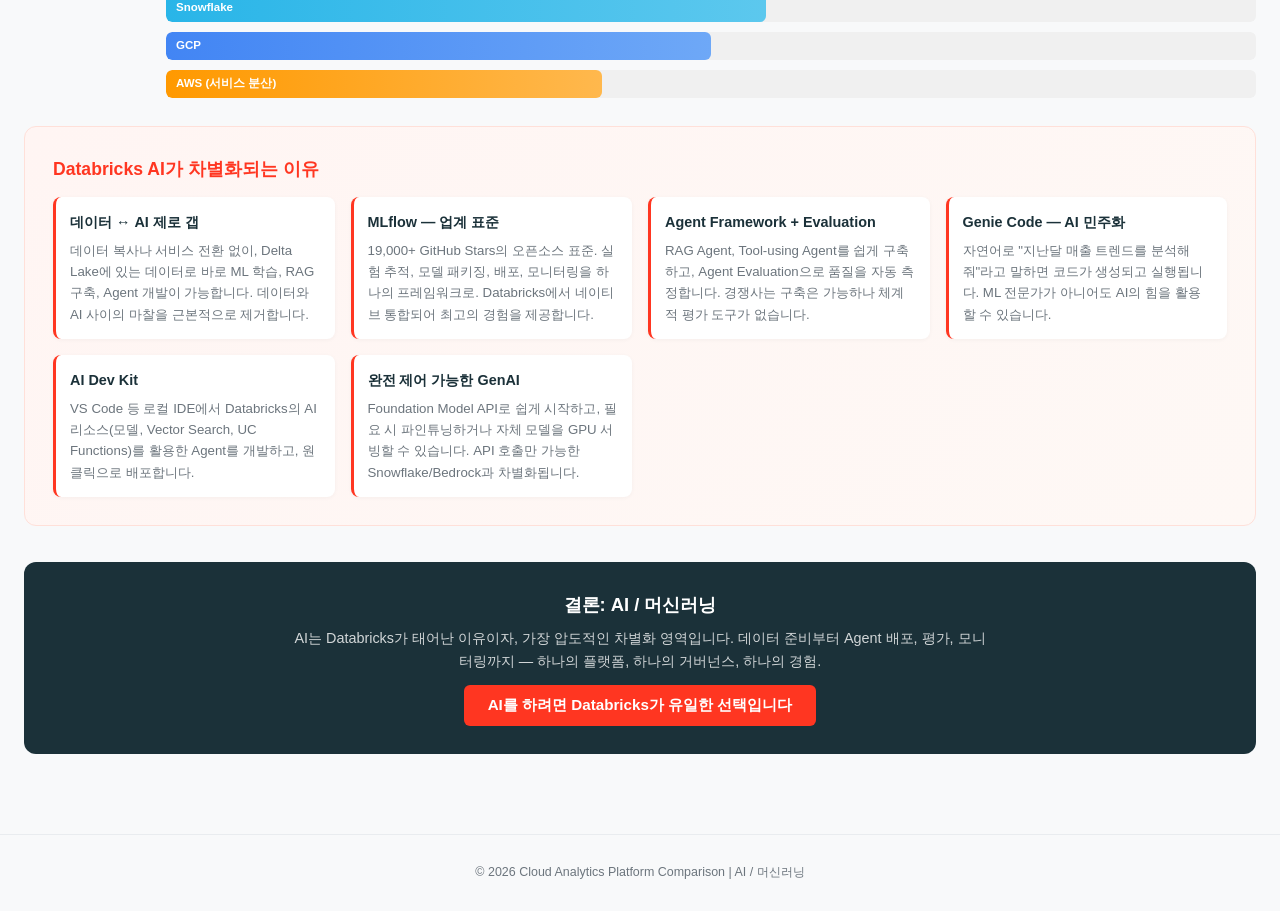
<file: data-platform-comparison/comparison/05-ai-ml.html>
<!DOCTYPE html>
<html lang="ko">
<head>
<meta charset="UTF-8">
<meta name="viewport" content="width=device-width, initial-scale=1.0">
<title>AI / 머신러닝 비교</title>
<link rel="stylesheet" href="_shared-styles.css">
</head>
<body>

<nav class="top-nav">
  <a href="../analytics-platform-comparison.html" class="nav-home">Main</a>
  <a href="00-platform-overview.html">Overview</a>
  <a href="01-data-warehouse-sql.html">DW / SQL</a>
  <a href="02-data-engineering-etl.html">ETL</a>
  <a href="03-data-lake-storage.html">Lake / Storage</a>
  <a href="04-governance-security.html">Governance</a>
  <a href="05-ai-ml.html" class="active">AI / ML</a>
  <a href="06-developer-experience.html">DevEx</a>
</nav>

<div class="sub-hero" style="background: linear-gradient(135deg, var(--db-dark) 0%, #0d1b21 50%, var(--db-red) 100%);">
  <h1>AI / 머신러닝</h1>
  <p>Databricks의 핵심 차별화 영역 — 데이터에서 AI Agent까지 End-to-End</p>
</div>

<div class="container">

<div class="key-msg">
  <h3>핵심: AI는 데이터 위에서 만들어집니다</h3>
  <p>다른 플랫폼은 데이터 저장소와 ML 플랫폼이 분리되어 있어 데이터를 복사하고, 별도의 서비스를 설정하고, 거버넌스를 따로 관리해야 합니다. <strong class="highlight">Databricks는 데이터가 있는 곳에서 바로 ML 학습, 모델 서빙, GenAI Agent 구축, 평가까지 — Unity Catalog의 통합 거버넌스 아래에서 수행</strong>합니다. Genie Code와 AI Dev Kit으로 비전문가도 AI 앱을 만들 수 있습니다.</p>
</div>

<!-- AI Journey -->
<div class="arch-box">
  <h3 style="margin-bottom:16px; color:var(--db-dark);">Databricks AI Journey — 데이터에서 Agent까지</h3>
  <div class="arch-flow">
    <span class="arch-step db">데이터 준비 (Delta Lake)</span>
    <span class="arch-arrow">&rarr;</span>
    <span class="arch-step db">Feature Engineering</span>
    <span class="arch-arrow">&rarr;</span>
    <span class="arch-step db">모델 학습 (MLflow)</span>
    <span class="arch-arrow">&rarr;</span>
    <span class="arch-step db">Agent 구축 (Agent Framework)</span>
    <span class="arch-arrow">&rarr;</span>
    <span class="arch-step db">평가 (Agent Evaluation)</span>
    <span class="arch-arrow">&rarr;</span>
    <span class="arch-step db">서빙 (Model Serving)</span>
  </div>
  <p style="font-size:0.82rem; color:var(--text-light); margin-top:12px;">모든 단계가 Unity Catalog 거버넌스 아래 | MLflow로 전 과정 추적 | 하나의 플랫폼, Zero 데이터 이동</p>
</div>

<h2 class="section-title">상세 기능 비교</h2>

<div class="table-wrapper">
<table>
<thead>
  <tr>
    <th>비교 항목</th>
    <th class="db">Databricks</th>
    <th class="snow">Snowflake</th>
    <th class="aws">AWS</th>
    <th class="gcp">GCP</th>
  </tr>
</thead>
<tbody>
<tr class="category-row"><td colspan="5">ML 플랫폼 & 실험</td></tr>
<tr>
  <td>ML 플랫폼</td>
  <td>Mosaic AI + MLflow <span class="badge badge-strong">End-to-End 통합</span></td>
  <td>Snowpark ML + Cortex <span class="badge badge-limited">후발</span></td>
  <td>SageMaker (독립 서비스)</td>
  <td>Vertex AI (독립 서비스)</td>
</tr>
<tr>
  <td>실험 추적</td>
  <td>MLflow Tracking <span class="badge badge-strong">업계 표준 OSS, 19K+ GitHub Stars</span></td>
  <td>자체 도구 없음 <span class="badge badge-weak">미지원</span></td>
  <td>SageMaker Experiments</td>
  <td>Vertex AI Experiments</td>
</tr>
<tr>
  <td>모델 레지스트리</td>
  <td>Unity Catalog Models <span class="badge badge-strong">거버넌스 통합</span></td>
  <td>Snowflake Model Registry (초기)</td>
  <td>SageMaker Model Registry</td>
  <td>Vertex AI Model Registry</td>
</tr>
<tr>
  <td>Feature Store</td>
  <td>Unity Catalog Feature Store <span class="badge badge-strong">온라인+오프라인 통합</span></td>
  <td>미지원 <span class="badge badge-weak">없음</span></td>
  <td>SageMaker Feature Store</td>
  <td>Vertex AI Feature Store</td>
</tr>
<tr>
  <td>AutoML</td>
  <td>Databricks AutoML <span class="badge badge-strong">Glass-box, 코드 생성</span></td>
  <td>미지원</td>
  <td>SageMaker Autopilot</td>
  <td>Vertex AI AutoML</td>
</tr>
<tr>
  <td>데이터-ML 거버넌스</td>
  <td>학습 데이터→모델→서빙 전체 리니지 <span class="badge badge-strong">유일</span></td>
  <td>분리 <span class="badge badge-weak">데이터/ML 별도</span></td>
  <td>분리 (Lake Formation ↔ SageMaker)</td>
  <td>분리 (Dataplex ↔ Vertex AI)</td>
</tr>

<tr class="category-row"><td colspan="5">LLM / GenAI</td></tr>
<tr>
  <td>Foundation Model API</td>
  <td>다양한 모델 (DBRX, Llama, Mixtral 등) <span class="badge badge-strong">Pay-per-token</span></td>
  <td>Cortex LLM Functions (제한된 모델) <span class="badge badge-limited">제한적</span></td>
  <td>Bedrock (다양한 모델)</td>
  <td>Vertex AI (Gemini + 다양한 모델)</td>
</tr>
<tr>
  <td>모델 파인튜닝</td>
  <td>Foundation Model Fine-tuning <span class="badge badge-strong">GUI + API</span></td>
  <td>미지원 <span class="badge badge-weak">없음</span></td>
  <td>Bedrock Custom Model</td>
  <td>Vertex AI Tuning</td>
</tr>
<tr>
  <td>자체 모델 호스팅</td>
  <td>GPU Model Serving — 어떤 모델이든 호스팅 <span class="badge badge-strong">완전 제어</span></td>
  <td>Snowpark Container Services <span class="badge badge-limited">초기</span></td>
  <td>SageMaker Endpoints</td>
  <td>Vertex AI Endpoints</td>
</tr>
<tr>
  <td>프롬프트 엔지니어링</td>
  <td>AI Playground — 모델 비교, 프롬프트 테스트 <span class="badge badge-strong">내장</span></td>
  <td>제한적</td>
  <td>Bedrock Playground</td>
  <td>Vertex AI Studio</td>
</tr>

<tr class="category-row"><td colspan="5">RAG & Vector Search</td></tr>
<tr>
  <td>벡터 데이터베이스</td>
  <td>Vector Search — Unity Catalog 통합 <span class="badge badge-strong">거버넌스 내장</span></td>
  <td>Cortex Search</td>
  <td>OpenSearch / Bedrock KB (별도 서비스)</td>
  <td>Vertex AI Vector Search (별도)</td>
</tr>
<tr>
  <td>임베딩 생성</td>
  <td>Foundation Model API 임베딩 + 자동 동기화 <span class="badge badge-strong">자동</span></td>
  <td>Cortex Embed</td>
  <td>Bedrock / Titan</td>
  <td>Vertex AI Embeddings</td>
</tr>
<tr>
  <td>Delta 테이블 동기화</td>
  <td>Delta Sync Index — 테이블 변경 시 자동 갱신 <span class="badge badge-strong">자동</span></td>
  <td>미지원 (수동)</td>
  <td>미지원 (수동)</td>
  <td>미지원 (수동)</td>
</tr>
<tr>
  <td>문서 파싱</td>
  <td>ai_parse_document() — PDF, DOCX 네이티브 <span class="badge badge-new">내장</span></td>
  <td>미지원</td>
  <td>Textract (별도)</td>
  <td>Document AI (별도)</td>
</tr>
<tr>
  <td>하이브리드 검색</td>
  <td>Vector + Keyword 하이브리드 <span class="badge badge-strong">지원</span></td>
  <td>Cortex Search (하이브리드)</td>
  <td>OpenSearch (별도 설정)</td>
  <td>Vertex AI (제한적)</td>
</tr>

<tr class="category-row"><td colspan="5">AI Agent</td></tr>
<tr>
  <td>Agent 프레임워크</td>
  <td>Mosaic AI Agent Framework <span class="badge badge-strong">업계 최선두</span></td>
  <td>Cortex Analyst (SQL 전용) <span class="badge badge-limited">SQL만</span></td>
  <td>Bedrock Agents</td>
  <td>Vertex AI Agent Builder</td>
</tr>
<tr>
  <td>Agent 도구 연결</td>
  <td>Unity Catalog Functions as Tools <span class="badge badge-strong">거버넌스 통합</span></td>
  <td>제한적</td>
  <td>Lambda Functions</td>
  <td>Cloud Functions</td>
</tr>
<tr>
  <td>Agent 평가</td>
  <td>Agent Evaluation — 자동 품질 측정 <span class="badge badge-strong">차별화</span></td>
  <td>미지원 <span class="badge badge-weak">없음</span></td>
  <td>제한적 (수동)</td>
  <td>제한적 (수동)</td>
</tr>
<tr>
  <td>Genie (데이터 Agent)</td>
  <td>Genie Spaces + Genie Code <span class="badge badge-new">자연어 → 분석/코드</span></td>
  <td>Cortex Analyst (SQL만)</td>
  <td>미지원</td>
  <td>미지원</td>
</tr>
<tr>
  <td>Agent 배포</td>
  <td>Model Serving + Databricks Apps <span class="badge badge-strong">원클릭</span></td>
  <td>Streamlit (UI만)</td>
  <td>Lambda + API Gateway (복잡)</td>
  <td>Cloud Run (수동)</td>
</tr>

<tr class="category-row"><td colspan="5">모델 서빙 & 모니터링</td></tr>
<tr>
  <td>모델 서빙</td>
  <td>Serverless Model Serving (CPU/GPU) <span class="badge badge-strong">자동 스케일링</span></td>
  <td>Snowpark Container Services <span class="badge badge-limited">초기 단계</span></td>
  <td>SageMaker Endpoints</td>
  <td>Vertex AI Endpoints</td>
</tr>
<tr>
  <td>Feature Serving</td>
  <td>Online Feature Serving <span class="badge badge-strong">실시간, 통합</span></td>
  <td>미지원</td>
  <td>SageMaker Feature Store Online</td>
  <td>Vertex AI Feature Store Online</td>
</tr>
<tr>
  <td>A/B 테스트</td>
  <td>Endpoint에서 Traffic Split <span class="badge badge-strong">내장</span></td>
  <td>미지원</td>
  <td>SageMaker A/B</td>
  <td>Vertex AI Traffic Split</td>
</tr>
<tr>
  <td>AI 관측성</td>
  <td>MLflow Tracing + Inference Tables <span class="badge badge-strong">자동 로깅</span></td>
  <td>제한적</td>
  <td>SageMaker Model Monitor</td>
  <td>Vertex AI Model Monitoring</td>
</tr>
<tr>
  <td>드리프트 감지</td>
  <td>Lakehouse Monitor — 데이터+모델 드리프트 <span class="badge badge-strong">통합</span></td>
  <td>미지원</td>
  <td>SageMaker Clarify</td>
  <td>Vertex AI Model Monitoring</td>
</tr>
</tbody>
</table>
</div>

<!-- AI/ML Capability spectrum -->
<h2 class="section-title">AI/ML 역량 스펙트럼</h2>

<div class="spectrum">
  <div class="spectrum-row">
    <span class="spectrum-label">End-to-End ML</span>
    <div class="spectrum-bar">
      <div class="spectrum-fill db" style="width:96%">Databricks</div>
    </div>
  </div>
  <div class="spectrum-row">
    <span class="spectrum-label"></span>
    <div class="spectrum-bar">
      <div class="spectrum-fill aws" style="width:78%">AWS SageMaker</div>
    </div>
  </div>
  <div class="spectrum-row">
    <span class="spectrum-label"></span>
    <div class="spectrum-bar">
      <div class="spectrum-fill gcp" style="width:75%">GCP Vertex AI</div>
    </div>
  </div>
  <div class="spectrum-row">
    <span class="spectrum-label"></span>
    <div class="spectrum-bar">
      <div class="spectrum-fill snow" style="width:40%">Snowflake Cortex</div>
    </div>
  </div>
</div>

<div class="spectrum" style="margin-top:24px;">
  <div class="spectrum-row">
    <span class="spectrum-label">GenAI / Agent</span>
    <div class="spectrum-bar">
      <div class="spectrum-fill db" style="width:95%">Databricks (Agent Framework)</div>
    </div>
  </div>
  <div class="spectrum-row">
    <span class="spectrum-label"></span>
    <div class="spectrum-bar">
      <div class="spectrum-fill gcp" style="width:72%">GCP (Gemini + Vertex)</div>
    </div>
  </div>
  <div class="spectrum-row">
    <span class="spectrum-label"></span>
    <div class="spectrum-bar">
      <div class="spectrum-fill aws" style="width:70%">AWS (Bedrock)</div>
    </div>
  </div>
  <div class="spectrum-row">
    <span class="spectrum-label"></span>
    <div class="spectrum-bar">
      <div class="spectrum-fill snow" style="width:30%">Snowflake (Cortex)</div>
    </div>
  </div>
</div>

<div class="spectrum" style="margin-top:24px;">
  <div class="spectrum-row">
    <span class="spectrum-label">데이터-AI 통합</span>
    <div class="spectrum-bar">
      <div class="spectrum-fill db" style="width:98%">Databricks (Lakehouse + UC)</div>
    </div>
  </div>
  <div class="spectrum-row">
    <span class="spectrum-label"></span>
    <div class="spectrum-bar">
      <div class="spectrum-fill snow" style="width:55%">Snowflake</div>
    </div>
  </div>
  <div class="spectrum-row">
    <span class="spectrum-label"></span>
    <div class="spectrum-bar">
      <div class="spectrum-fill gcp" style="width:50%">GCP</div>
    </div>
  </div>
  <div class="spectrum-row">
    <span class="spectrum-label"></span>
    <div class="spectrum-bar">
      <div class="spectrum-fill aws" style="width:40%">AWS (서비스 분산)</div>
    </div>
  </div>
</div>

<div class="db-highlight">
  <h3>Databricks AI가 차별화되는 이유</h3>
  <div class="grid">
    <div class="item">
      <h4>데이터 ↔ AI 제로 갭</h4>
      <p>데이터 복사나 서비스 전환 없이, Delta Lake에 있는 데이터로 바로 ML 학습, RAG 구축, Agent 개발이 가능합니다. 데이터와 AI 사이의 마찰을 근본적으로 제거합니다.</p>
    </div>
    <div class="item">
      <h4>MLflow — 업계 표준</h4>
      <p>19,000+ GitHub Stars의 오픈소스 표준. 실험 추적, 모델 패키징, 배포, 모니터링을 하나의 프레임워크로. Databricks에서 네이티브 통합되어 최고의 경험을 제공합니다.</p>
    </div>
    <div class="item">
      <h4>Agent Framework + Evaluation</h4>
      <p>RAG Agent, Tool-using Agent를 쉽게 구축하고, Agent Evaluation으로 품질을 자동 측정합니다. 경쟁사는 구축은 가능하나 체계적 평가 도구가 없습니다.</p>
    </div>
    <div class="item">
      <h4>Genie Code — AI 민주화</h4>
      <p>자연어로 "지난달 매출 트렌드를 분석해줘"라고 말하면 코드가 생성되고 실행됩니다. ML 전문가가 아니어도 AI의 힘을 활용할 수 있습니다.</p>
    </div>
    <div class="item">
      <h4>AI Dev Kit</h4>
      <p>VS Code 등 로컬 IDE에서 Databricks의 AI 리소스(모델, Vector Search, UC Functions)를 활용한 Agent를 개발하고, 원클릭으로 배포합니다.</p>
    </div>
    <div class="item">
      <h4>완전 제어 가능한 GenAI</h4>
      <p>Foundation Model API로 쉽게 시작하고, 필요 시 파인튜닝하거나 자체 모델을 GPU 서빙할 수 있습니다. API 호출만 가능한 Snowflake/Bedrock과 차별화됩니다.</p>
    </div>
  </div>
</div>

<div class="verdict-bar">
  <h3>결론: AI / 머신러닝</h3>
  <p>AI는 Databricks가 태어난 이유이자, 가장 압도적인 차별화 영역입니다. 데이터 준비부터 Agent 배포, 평가, 모니터링까지 — 하나의 플랫폼, 하나의 거버넌스, 하나의 경험.</p>
  <span class="db-badge">AI를 하려면 Databricks가 유일한 선택입니다</span>
</div>

</div>
<footer><p>&copy; 2026 Cloud Analytics Platform Comparison | AI / 머신러닝</p></footer>
</body>
</html>
</file>
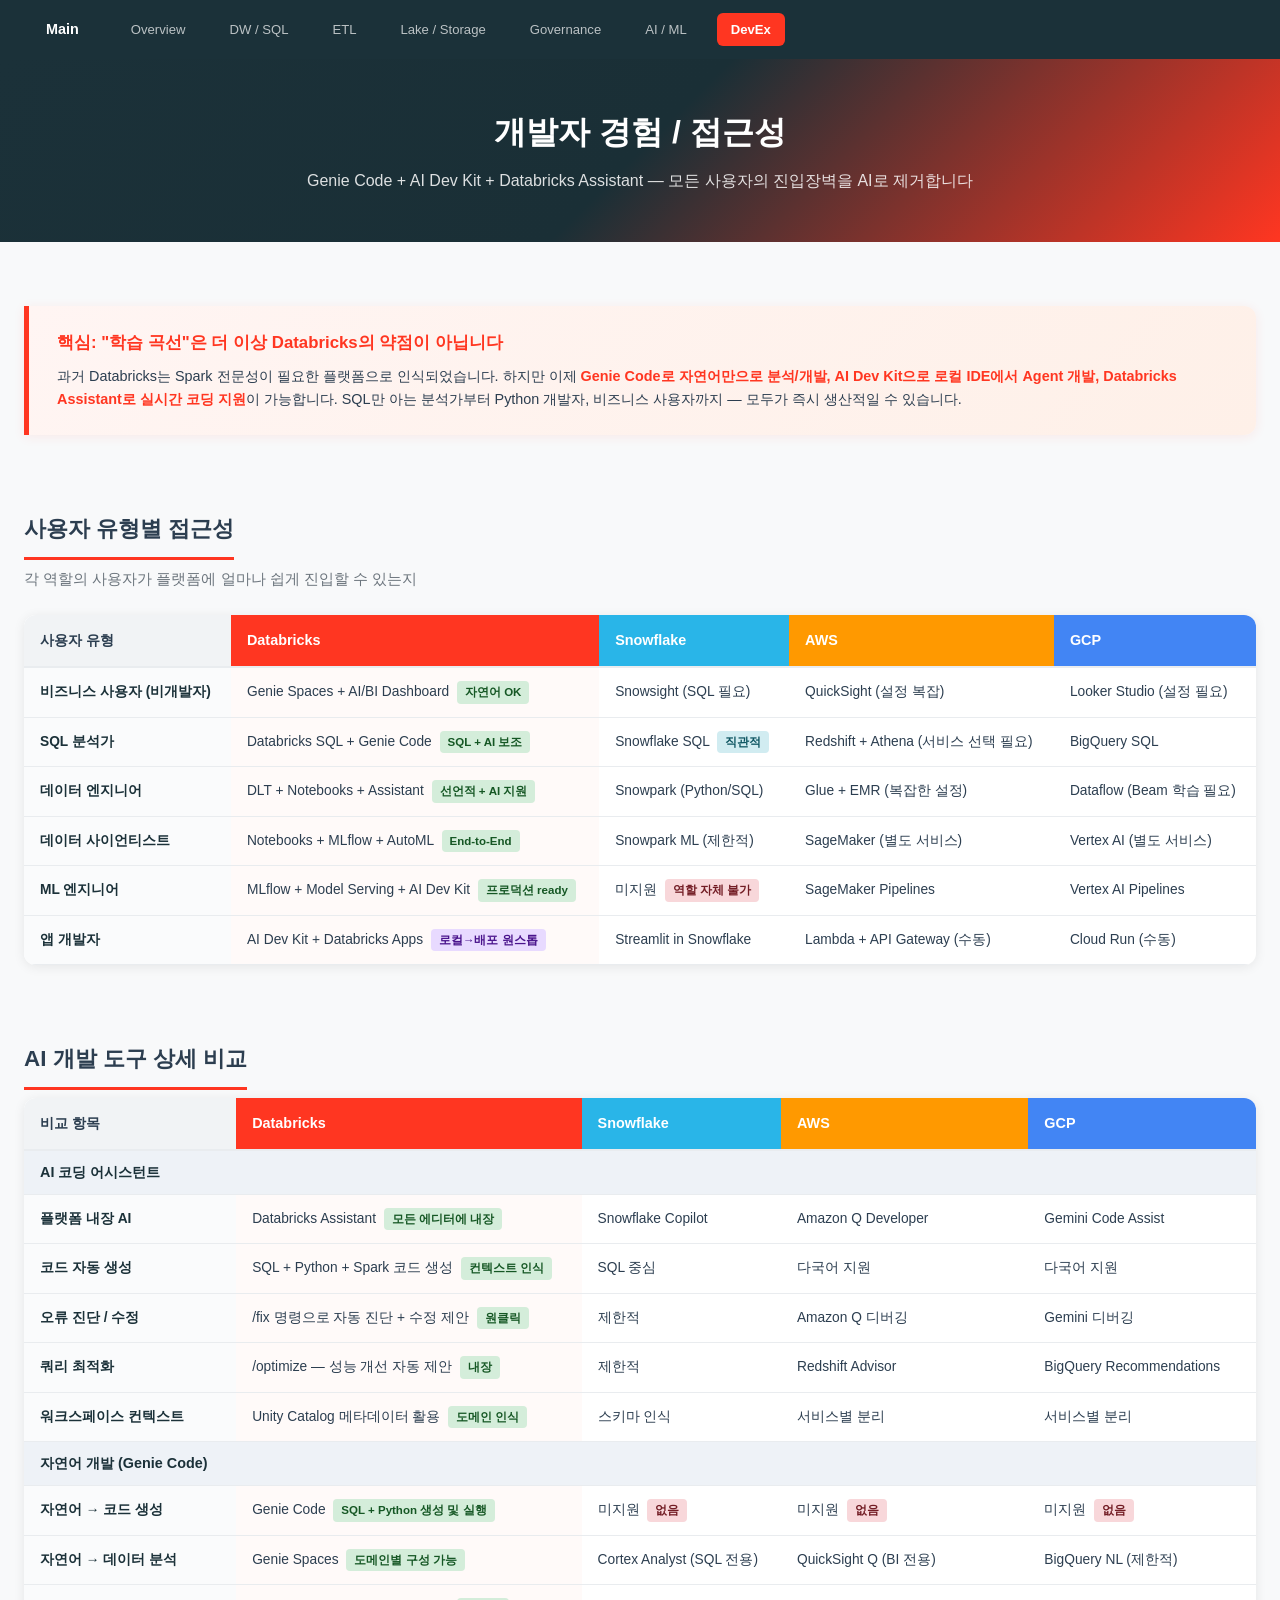
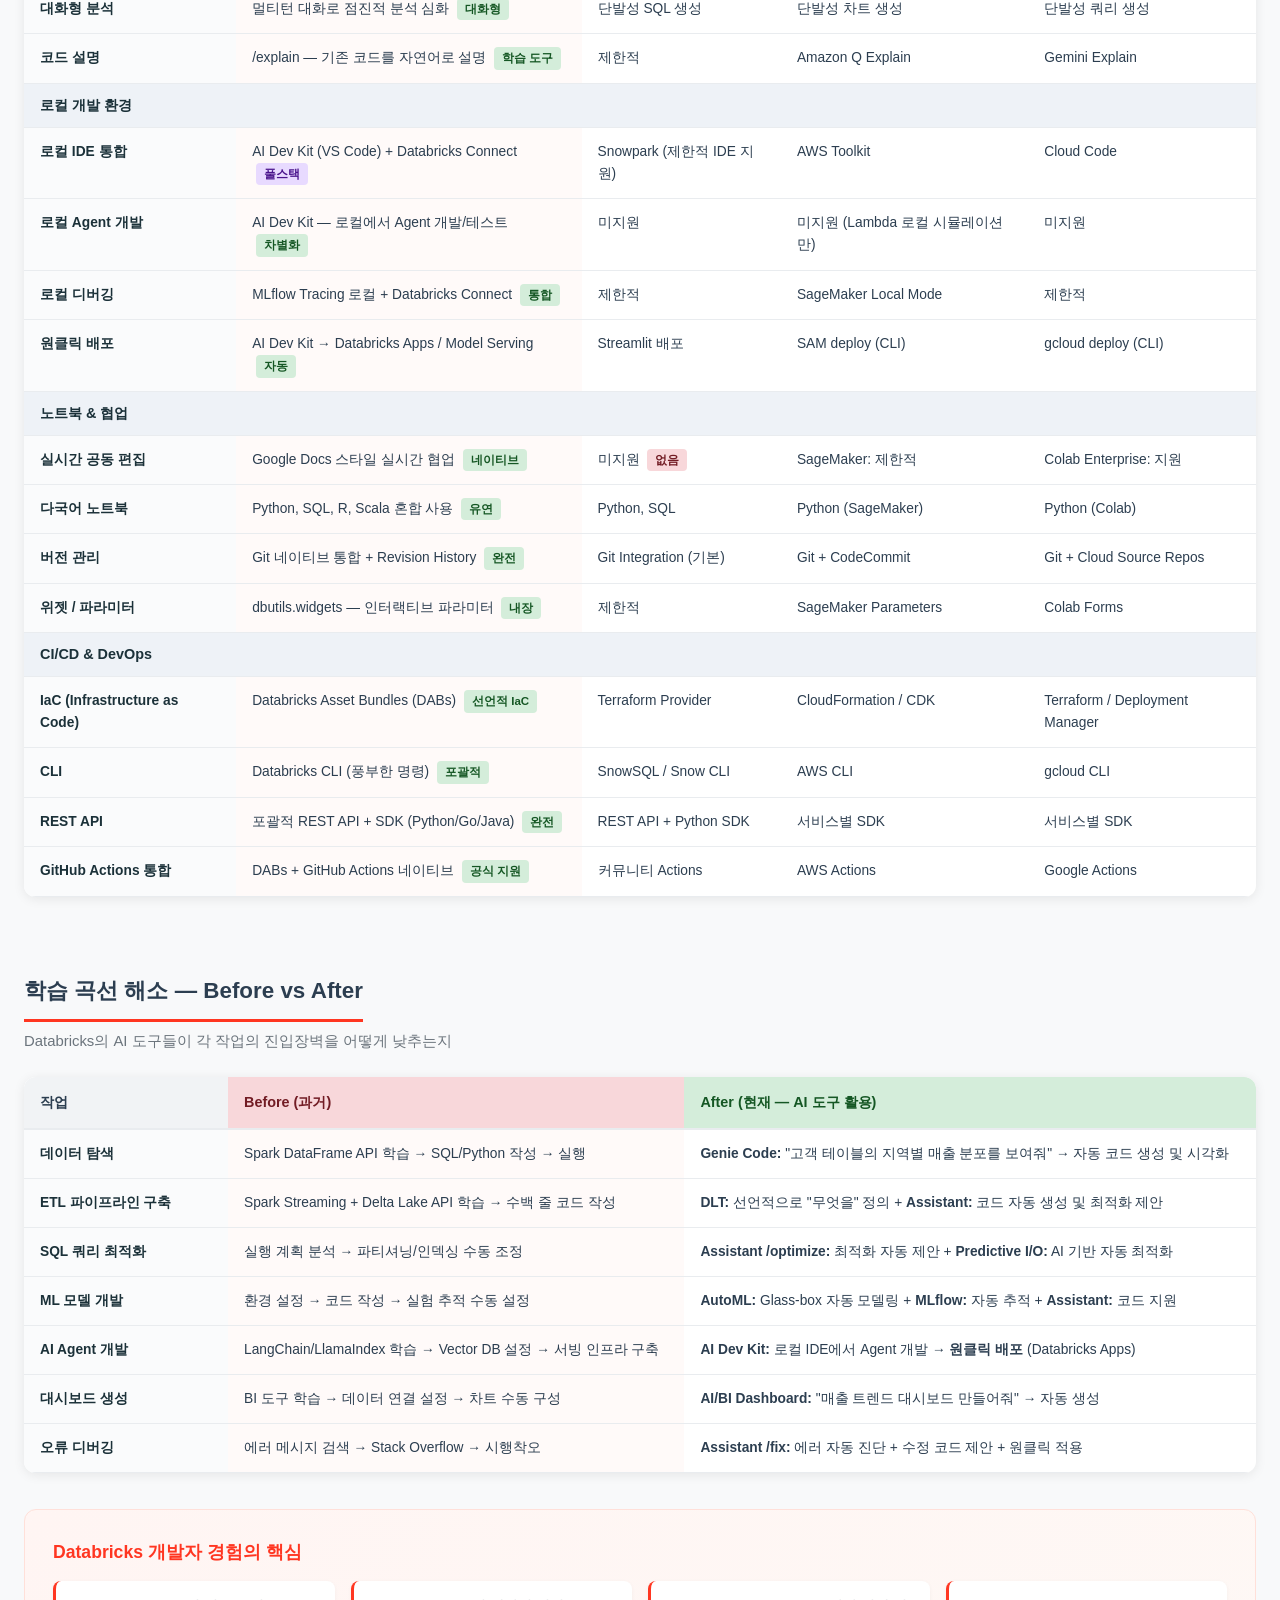
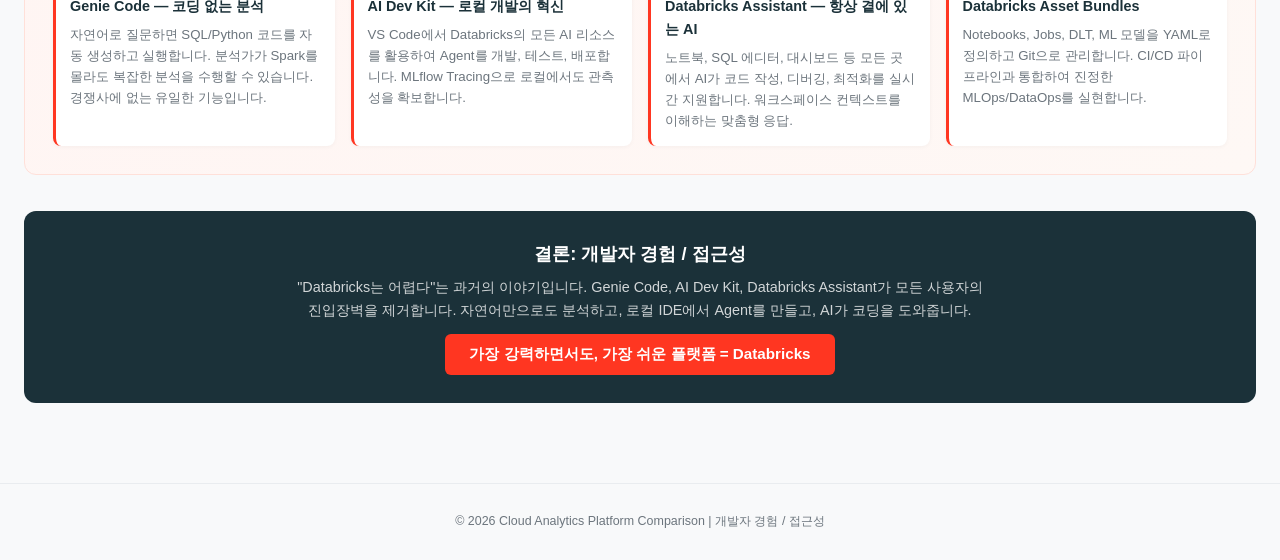
<file: data-platform-comparison/comparison/06-developer-experience.html>
<!DOCTYPE html>
<html lang="ko">
<head>
<meta charset="UTF-8">
<meta name="viewport" content="width=device-width, initial-scale=1.0">
<title>개발자 경험 / 접근성 비교</title>
<link rel="stylesheet" href="_shared-styles.css">
</head>
<body>

<nav class="top-nav">
  <a href="../analytics-platform-comparison.html" class="nav-home">Main</a>
  <a href="00-platform-overview.html">Overview</a>
  <a href="01-data-warehouse-sql.html">DW / SQL</a>
  <a href="02-data-engineering-etl.html">ETL</a>
  <a href="03-data-lake-storage.html">Lake / Storage</a>
  <a href="04-governance-security.html">Governance</a>
  <a href="05-ai-ml.html">AI / ML</a>
  <a href="06-developer-experience.html" class="active">DevEx</a>
</nav>

<div class="sub-hero">
  <h1>개발자 경험 / 접근성</h1>
  <p>Genie Code + AI Dev Kit + Databricks Assistant — 모든 사용자의 진입장벽을 AI로 제거합니다</p>
</div>

<div class="container">

<div class="key-msg">
  <h3>핵심: "학습 곡선"은 더 이상 Databricks의 약점이 아닙니다</h3>
  <p>과거 Databricks는 Spark 전문성이 필요한 플랫폼으로 인식되었습니다. 하지만 이제 <strong class="highlight">Genie Code로 자연어만으로 분석/개발, AI Dev Kit으로 로컬 IDE에서 Agent 개발, Databricks Assistant로 실시간 코딩 지원</strong>이 가능합니다. SQL만 아는 분석가부터 Python 개발자, 비즈니스 사용자까지 — 모두가 즉시 생산적일 수 있습니다.</p>
</div>

<!-- Persona-based accessibility -->
<h2 class="section-title">사용자 유형별 접근성</h2>
<p class="section-desc">각 역할의 사용자가 플랫폼에 얼마나 쉽게 진입할 수 있는지</p>

<div class="table-wrapper">
<table>
<thead>
  <tr>
    <th>사용자 유형</th>
    <th class="db">Databricks</th>
    <th class="snow">Snowflake</th>
    <th class="aws">AWS</th>
    <th class="gcp">GCP</th>
  </tr>
</thead>
<tbody>
<tr>
  <td>비즈니스 사용자 (비개발자)</td>
  <td>Genie Spaces + AI/BI Dashboard <span class="badge badge-strong">자연어 OK</span></td>
  <td>Snowsight (SQL 필요)</td>
  <td>QuickSight (설정 복잡)</td>
  <td>Looker Studio (설정 필요)</td>
</tr>
<tr>
  <td>SQL 분석가</td>
  <td>Databricks SQL + Genie Code <span class="badge badge-strong">SQL + AI 보조</span></td>
  <td>Snowflake SQL <span class="badge badge-good">직관적</span></td>
  <td>Redshift + Athena (서비스 선택 필요)</td>
  <td>BigQuery SQL</td>
</tr>
<tr>
  <td>데이터 엔지니어</td>
  <td>DLT + Notebooks + Assistant <span class="badge badge-strong">선언적 + AI 지원</span></td>
  <td>Snowpark (Python/SQL)</td>
  <td>Glue + EMR (복잡한 설정)</td>
  <td>Dataflow (Beam 학습 필요)</td>
</tr>
<tr>
  <td>데이터 사이언티스트</td>
  <td>Notebooks + MLflow + AutoML <span class="badge badge-strong">End-to-End</span></td>
  <td>Snowpark ML (제한적)</td>
  <td>SageMaker (별도 서비스)</td>
  <td>Vertex AI (별도 서비스)</td>
</tr>
<tr>
  <td>ML 엔지니어</td>
  <td>MLflow + Model Serving + AI Dev Kit <span class="badge badge-strong">프로덕션 ready</span></td>
  <td>미지원 <span class="badge badge-weak">역할 자체 불가</span></td>
  <td>SageMaker Pipelines</td>
  <td>Vertex AI Pipelines</td>
</tr>
<tr>
  <td>앱 개발자</td>
  <td>AI Dev Kit + Databricks Apps <span class="badge badge-new">로컬→배포 원스톱</span></td>
  <td>Streamlit in Snowflake</td>
  <td>Lambda + API Gateway (수동)</td>
  <td>Cloud Run (수동)</td>
</tr>
</tbody>
</table>
</div>

<!-- Detailed tool comparison -->
<h2 class="section-title">AI 개발 도구 상세 비교</h2>

<div class="table-wrapper">
<table>
<thead>
  <tr>
    <th>비교 항목</th>
    <th class="db">Databricks</th>
    <th class="snow">Snowflake</th>
    <th class="aws">AWS</th>
    <th class="gcp">GCP</th>
  </tr>
</thead>
<tbody>
<tr class="category-row"><td colspan="5">AI 코딩 어시스턴트</td></tr>
<tr>
  <td>플랫폼 내장 AI</td>
  <td>Databricks Assistant <span class="badge badge-strong">모든 에디터에 내장</span></td>
  <td>Snowflake Copilot</td>
  <td>Amazon Q Developer</td>
  <td>Gemini Code Assist</td>
</tr>
<tr>
  <td>코드 자동 생성</td>
  <td>SQL + Python + Spark 코드 생성 <span class="badge badge-strong">컨텍스트 인식</span></td>
  <td>SQL 중심</td>
  <td>다국어 지원</td>
  <td>다국어 지원</td>
</tr>
<tr>
  <td>오류 진단 / 수정</td>
  <td>/fix 명령으로 자동 진단 + 수정 제안 <span class="badge badge-strong">원클릭</span></td>
  <td>제한적</td>
  <td>Amazon Q 디버깅</td>
  <td>Gemini 디버깅</td>
</tr>
<tr>
  <td>쿼리 최적화</td>
  <td>/optimize — 성능 개선 자동 제안 <span class="badge badge-strong">내장</span></td>
  <td>제한적</td>
  <td>Redshift Advisor</td>
  <td>BigQuery Recommendations</td>
</tr>
<tr>
  <td>워크스페이스 컨텍스트</td>
  <td>Unity Catalog 메타데이터 활용 <span class="badge badge-strong">도메인 인식</span></td>
  <td>스키마 인식</td>
  <td>서비스별 분리</td>
  <td>서비스별 분리</td>
</tr>

<tr class="category-row"><td colspan="5">자연어 개발 (Genie Code)</td></tr>
<tr>
  <td>자연어 → 코드 생성</td>
  <td>Genie Code <span class="badge badge-strong">SQL + Python 생성 및 실행</span></td>
  <td>미지원 <span class="badge badge-weak">없음</span></td>
  <td>미지원 <span class="badge badge-weak">없음</span></td>
  <td>미지원 <span class="badge badge-weak">없음</span></td>
</tr>
<tr>
  <td>자연어 → 데이터 분석</td>
  <td>Genie Spaces <span class="badge badge-strong">도메인별 구성 가능</span></td>
  <td>Cortex Analyst (SQL 전용)</td>
  <td>QuickSight Q (BI 전용)</td>
  <td>BigQuery NL (제한적)</td>
</tr>
<tr>
  <td>대화형 분석</td>
  <td>멀티턴 대화로 점진적 분석 심화 <span class="badge badge-strong">대화형</span></td>
  <td>단발성 SQL 생성</td>
  <td>단발성 차트 생성</td>
  <td>단발성 쿼리 생성</td>
</tr>
<tr>
  <td>코드 설명</td>
  <td>/explain — 기존 코드를 자연어로 설명 <span class="badge badge-strong">학습 도구</span></td>
  <td>제한적</td>
  <td>Amazon Q Explain</td>
  <td>Gemini Explain</td>
</tr>

<tr class="category-row"><td colspan="5">로컬 개발 환경</td></tr>
<tr>
  <td>로컬 IDE 통합</td>
  <td>AI Dev Kit (VS Code) + Databricks Connect <span class="badge badge-new">풀스택</span></td>
  <td>Snowpark (제한적 IDE 지원)</td>
  <td>AWS Toolkit</td>
  <td>Cloud Code</td>
</tr>
<tr>
  <td>로컬 Agent 개발</td>
  <td>AI Dev Kit — 로컬에서 Agent 개발/테스트 <span class="badge badge-strong">차별화</span></td>
  <td>미지원</td>
  <td>미지원 (Lambda 로컬 시뮬레이션만)</td>
  <td>미지원</td>
</tr>
<tr>
  <td>로컬 디버깅</td>
  <td>MLflow Tracing 로컬 + Databricks Connect <span class="badge badge-strong">통합</span></td>
  <td>제한적</td>
  <td>SageMaker Local Mode</td>
  <td>제한적</td>
</tr>
<tr>
  <td>원클릭 배포</td>
  <td>AI Dev Kit → Databricks Apps / Model Serving <span class="badge badge-strong">자동</span></td>
  <td>Streamlit 배포</td>
  <td>SAM deploy (CLI)</td>
  <td>gcloud deploy (CLI)</td>
</tr>

<tr class="category-row"><td colspan="5">노트북 & 협업</td></tr>
<tr>
  <td>실시간 공동 편집</td>
  <td>Google Docs 스타일 실시간 협업 <span class="badge badge-strong">네이티브</span></td>
  <td>미지원 <span class="badge badge-weak">없음</span></td>
  <td>SageMaker: 제한적</td>
  <td>Colab Enterprise: 지원</td>
</tr>
<tr>
  <td>다국어 노트북</td>
  <td>Python, SQL, R, Scala 혼합 사용 <span class="badge badge-strong">유연</span></td>
  <td>Python, SQL</td>
  <td>Python (SageMaker)</td>
  <td>Python (Colab)</td>
</tr>
<tr>
  <td>버전 관리</td>
  <td>Git 네이티브 통합 + Revision History <span class="badge badge-strong">완전</span></td>
  <td>Git Integration (기본)</td>
  <td>Git + CodeCommit</td>
  <td>Git + Cloud Source Repos</td>
</tr>
<tr>
  <td>위젯 / 파라미터</td>
  <td>dbutils.widgets — 인터랙티브 파라미터 <span class="badge badge-strong">내장</span></td>
  <td>제한적</td>
  <td>SageMaker Parameters</td>
  <td>Colab Forms</td>
</tr>

<tr class="category-row"><td colspan="5">CI/CD & DevOps</td></tr>
<tr>
  <td>IaC (Infrastructure as Code)</td>
  <td>Databricks Asset Bundles (DABs) <span class="badge badge-strong">선언적 IaC</span></td>
  <td>Terraform Provider</td>
  <td>CloudFormation / CDK</td>
  <td>Terraform / Deployment Manager</td>
</tr>
<tr>
  <td>CLI</td>
  <td>Databricks CLI (풍부한 명령) <span class="badge badge-strong">포괄적</span></td>
  <td>SnowSQL / Snow CLI</td>
  <td>AWS CLI</td>
  <td>gcloud CLI</td>
</tr>
<tr>
  <td>REST API</td>
  <td>포괄적 REST API + SDK (Python/Go/Java) <span class="badge badge-strong">완전</span></td>
  <td>REST API + Python SDK</td>
  <td>서비스별 SDK</td>
  <td>서비스별 SDK</td>
</tr>
<tr>
  <td>GitHub Actions 통합</td>
  <td>DABs + GitHub Actions 네이티브 <span class="badge badge-strong">공식 지원</span></td>
  <td>커뮤니티 Actions</td>
  <td>AWS Actions</td>
  <td>Google Actions</td>
</tr>
</tbody>
</table>
</div>

<!-- Learning curve resolution -->
<h2 class="section-title">학습 곡선 해소 — Before vs After</h2>
<p class="section-desc">Databricks의 AI 도구들이 각 작업의 진입장벽을 어떻게 낮추는지</p>

<div class="table-wrapper">
<table style="min-width:700px;">
<thead>
  <tr>
    <th>작업</th>
    <th style="background:#f8d7da; color:#721c24;">Before (과거)</th>
    <th style="background:#d4edda; color:#155724;">After (현재 — AI 도구 활용)</th>
  </tr>
</thead>
<tbody>
<tr>
  <td>데이터 탐색</td>
  <td>Spark DataFrame API 학습 → SQL/Python 작성 → 실행</td>
  <td><strong>Genie Code:</strong> "고객 테이블의 지역별 매출 분포를 보여줘" → 자동 코드 생성 및 시각화</td>
</tr>
<tr>
  <td>ETL 파이프라인 구축</td>
  <td>Spark Streaming + Delta Lake API 학습 → 수백 줄 코드 작성</td>
  <td><strong>DLT:</strong> 선언적으로 "무엇을" 정의 + <strong>Assistant:</strong> 코드 자동 생성 및 최적화 제안</td>
</tr>
<tr>
  <td>SQL 쿼리 최적화</td>
  <td>실행 계획 분석 → 파티셔닝/인덱싱 수동 조정</td>
  <td><strong>Assistant /optimize:</strong> 최적화 자동 제안 + <strong>Predictive I/O:</strong> AI 기반 자동 최적화</td>
</tr>
<tr>
  <td>ML 모델 개발</td>
  <td>환경 설정 → 코드 작성 → 실험 추적 수동 설정</td>
  <td><strong>AutoML:</strong> Glass-box 자동 모델링 + <strong>MLflow:</strong> 자동 추적 + <strong>Assistant:</strong> 코드 지원</td>
</tr>
<tr>
  <td>AI Agent 개발</td>
  <td>LangChain/LlamaIndex 학습 → Vector DB 설정 → 서빙 인프라 구축</td>
  <td><strong>AI Dev Kit:</strong> 로컬 IDE에서 Agent 개발 → <strong>원클릭 배포</strong> (Databricks Apps)</td>
</tr>
<tr>
  <td>대시보드 생성</td>
  <td>BI 도구 학습 → 데이터 연결 설정 → 차트 수동 구성</td>
  <td><strong>AI/BI Dashboard:</strong> "매출 트렌드 대시보드 만들어줘" → 자동 생성</td>
</tr>
<tr>
  <td>오류 디버깅</td>
  <td>에러 메시지 검색 → Stack Overflow → 시행착오</td>
  <td><strong>Assistant /fix:</strong> 에러 자동 진단 + 수정 코드 제안 + 원클릭 적용</td>
</tr>
</tbody>
</table>
</div>

<div class="db-highlight">
  <h3>Databricks 개발자 경험의 핵심</h3>
  <div class="grid">
    <div class="item">
      <h4>Genie Code — 코딩 없는 분석</h4>
      <p>자연어로 질문하면 SQL/Python 코드를 자동 생성하고 실행합니다. 분석가가 Spark를 몰라도 복잡한 분석을 수행할 수 있습니다. 경쟁사에 없는 유일한 기능입니다.</p>
    </div>
    <div class="item">
      <h4>AI Dev Kit — 로컬 개발의 혁신</h4>
      <p>VS Code에서 Databricks의 모든 AI 리소스를 활용하여 Agent를 개발, 테스트, 배포합니다. MLflow Tracing으로 로컬에서도 관측성을 확보합니다.</p>
    </div>
    <div class="item">
      <h4>Databricks Assistant — 항상 곁에 있는 AI</h4>
      <p>노트북, SQL 에디터, 대시보드 등 모든 곳에서 AI가 코드 작성, 디버깅, 최적화를 실시간 지원합니다. 워크스페이스 컨텍스트를 이해하는 맞춤형 응답.</p>
    </div>
    <div class="item">
      <h4>Databricks Asset Bundles</h4>
      <p>Notebooks, Jobs, DLT, ML 모델을 YAML로 정의하고 Git으로 관리합니다. CI/CD 파이프라인과 통합하여 진정한 MLOps/DataOps를 실현합니다.</p>
    </div>
  </div>
</div>

<div class="verdict-bar">
  <h3>결론: 개발자 경험 / 접근성</h3>
  <p>"Databricks는 어렵다"는 과거의 이야기입니다. Genie Code, AI Dev Kit, Databricks Assistant가 모든 사용자의 진입장벽을 제거합니다. 자연어만으로도 분석하고, 로컬 IDE에서 Agent를 만들고, AI가 코딩을 도와줍니다.</p>
  <span class="db-badge">가장 강력하면서도, 가장 쉬운 플랫폼 = Databricks</span>
</div>

</div>
<footer><p>&copy; 2026 Cloud Analytics Platform Comparison | 개발자 경험 / 접근성</p></footer>
</body>
</html>
</file>
<file: data-platform-comparison/comparison/_shared-styles.css>
:root {
  --db-red: #FF3621;
  --db-dark: #1B3139;
  --snow-blue: #29B5E8;
  --aws-orange: #FF9900;
  --gcp-blue: #4285F4;
  --bg: #f8f9fa;
  --card-bg: #ffffff;
  --text: #2c3e50;
  --text-light: #6c757d;
  --border: #e9ecef;
}
* { margin: 0; padding: 0; box-sizing: border-box; }
body {
  font-family: 'Segoe UI', -apple-system, BlinkMacSystemFont, sans-serif;
  background: var(--bg); color: var(--text); line-height: 1.6;
}

/* Navigation */
.top-nav {
  background: var(--db-dark); padding: 12px 32px;
  display: flex; align-items: center; gap: 16px; flex-wrap: wrap;
}
.top-nav a {
  color: rgba(255,255,255,0.7); text-decoration: none; font-size: 0.82rem;
  padding: 6px 14px; border-radius: 6px; transition: all 0.2s;
}
.top-nav a:hover { background: rgba(255,255,255,0.1); color: white; }
.top-nav a.active { background: var(--db-red); color: white; font-weight: 600; }
.top-nav .nav-home { font-weight: 700; color: white; font-size: 0.9rem; margin-right: 8px; }

/* Hero */
.sub-hero {
  background: linear-gradient(135deg, var(--db-dark) 0%, #1a2f36 50%, var(--db-red) 100%);
  color: white; padding: 48px 40px; text-align: center;
}
.sub-hero h1 { font-size: 2rem; font-weight: 700; margin-bottom: 10px; }
.sub-hero p { font-size: 1rem; opacity: 0.85; max-width: 700px; margin: 0 auto; }
.container { max-width: 1400px; margin: 0 auto; padding: 40px 24px; }

/* Section */
.section-title {
  font-size: 1.4rem; font-weight: 700; margin: 40px 0 8px;
  padding-bottom: 10px; border-bottom: 3px solid var(--db-red); display: inline-block;
}
.section-desc { color: var(--text-light); margin-bottom: 24px; font-size: 0.93rem; }

/* Key message */
.key-msg {
  background: linear-gradient(135deg, #fff5f3 0%, #fef0e8 100%);
  border-left: 5px solid var(--db-red); border-radius: 0 12px 12px 0;
  padding: 24px 28px; margin: 24px 0 36px;
  box-shadow: 0 2px 12px rgba(255,54,33,0.08);
}
.key-msg h3 { color: var(--db-red); font-size: 1.05rem; margin-bottom: 8px; }
.key-msg p { font-size: 0.9rem; }

/* Tables */
.table-wrapper {
  overflow-x: auto; border-radius: 12px;
  box-shadow: 0 2px 12px rgba(0,0,0,0.08); margin-bottom: 36px;
}
table { width: 100%; border-collapse: collapse; background: var(--card-bg); min-width: 900px; }
thead th {
  padding: 14px 16px; font-weight: 700; font-size: 0.9rem;
  text-align: left; border-bottom: 2px solid var(--border);
  position: sticky; top: 0; z-index: 2;
}
thead th:first-child { background: #f1f3f5; color: var(--text); min-width: 200px; }
thead th.db { background: var(--db-red); color: white; }
thead th.snow { background: var(--snow-blue); color: white; }
thead th.aws { background: var(--aws-orange); color: white; }
thead th.gcp { background: var(--gcp-blue); color: white; }
tbody td {
  padding: 13px 16px; font-size: 0.86rem;
  border-bottom: 1px solid var(--border); vertical-align: top;
}
tbody td:nth-child(2) { background: #fffaf9; }
tbody tr:hover td { background: #f8f9ff; }
tbody tr:hover td:nth-child(2) { background: #fff3f0; }
tbody td:first-child { font-weight: 600; background: #fafbfc; color: var(--db-dark); }
.category-row td {
  background: #eef2f7 !important; font-weight: 700 !important;
  font-size: 0.9rem; color: var(--db-dark); padding: 10px 16px;
}

/* Badges */
.badge {
  display: inline-block; padding: 2px 8px; border-radius: 4px;
  font-size: 0.72rem; font-weight: 600; margin-left: 4px;
}
.badge-strong { background: #d4edda; color: #155724; }
.badge-good { background: #d1ecf1; color: #0c5460; }
.badge-limited { background: #fff3cd; color: #856404; }
.badge-weak { background: #f8d7da; color: #721c24; }
.badge-new { background: #e8daff; color: #4a148c; }
.highlight { color: var(--db-red); font-weight: 600; }

/* Cards */
.cards { display: grid; grid-template-columns: repeat(auto-fit, minmax(300px, 1fr)); gap: 20px; margin-bottom: 36px; }
.card {
  background: var(--card-bg); border-radius: 12px; padding: 24px;
  box-shadow: 0 2px 10px rgba(0,0,0,0.06); border-top: 4px solid var(--border);
}
.card.db-card { border-top-color: var(--db-red); }
.card.snow-card { border-top-color: var(--snow-blue); }
.card.aws-card { border-top-color: var(--aws-orange); }
.card.gcp-card { border-top-color: var(--gcp-blue); }
.card h3 { font-size: 1.05rem; margin-bottom: 10px; }
.card ul { padding-left: 16px; }
.card li { font-size: 0.85rem; margin-bottom: 5px; }
.card .strength { color: #28a745; }
.card .weakness { color: #dc3545; }

/* DB highlight box */
.db-highlight {
  background: linear-gradient(135deg, #fff5f3, #fef8f5);
  border: 1px solid #ffe0d9; border-radius: 12px;
  padding: 28px; margin: 28px 0;
}
.db-highlight h3 { color: var(--db-red); font-size: 1.1rem; margin-bottom: 14px; }
.db-highlight .grid {
  display: grid; grid-template-columns: repeat(auto-fit, minmax(260px, 1fr)); gap: 16px;
}
.db-highlight .item {
  padding: 14px; background: white; border-radius: 8px;
  border-left: 3px solid var(--db-red); box-shadow: 0 1px 4px rgba(0,0,0,0.04);
}
.db-highlight .item h4 { font-size: 0.9rem; margin-bottom: 6px; color: var(--db-dark); }
.db-highlight .item p { font-size: 0.83rem; color: var(--text-light); }

/* Verdict */
.verdict-bar {
  background: var(--db-dark); color: white; border-radius: 12px;
  padding: 28px 32px; margin-top: 36px; text-align: center;
}
.verdict-bar h3 { font-size: 1.15rem; margin-bottom: 8px; }
.verdict-bar p { opacity: 0.8; font-size: 0.9rem; max-width: 700px; margin: 0 auto; }
.verdict-bar .db-badge {
  display: inline-block; margin-top: 12px; padding: 8px 24px;
  background: var(--db-red); border-radius: 6px; font-weight: 700; font-size: 0.95rem;
}

/* Comparison spectrum bar */
.spectrum { margin: 20px 0; }
.spectrum-row { display: flex; align-items: center; margin-bottom: 10px; gap: 12px; }
.spectrum-label { width: 130px; font-size: 0.82rem; font-weight: 600; text-align: right; flex-shrink: 0; }
.spectrum-bar { flex: 1; height: 28px; background: #f0f0f0; border-radius: 6px; position: relative; overflow: hidden; }
.spectrum-fill { height: 100%; border-radius: 6px; display: flex; align-items: center; padding-left: 10px; font-size: 0.72rem; font-weight: 600; color: white; }
.spectrum-fill.db { background: linear-gradient(90deg, var(--db-red), #ff6b57); }
.spectrum-fill.snow { background: linear-gradient(90deg, var(--snow-blue), #5cc8ee); }
.spectrum-fill.aws { background: linear-gradient(90deg, var(--aws-orange), #ffb84d); }
.spectrum-fill.gcp { background: linear-gradient(90deg, var(--gcp-blue), #6ea8f7); }

/* Architecture diagram placeholder */
.arch-box {
  background: white; border: 2px dashed var(--border); border-radius: 12px;
  padding: 32px; text-align: center; margin: 24px 0;
}
.arch-flow {
  display: flex; align-items: center; justify-content: center;
  gap: 8px; flex-wrap: wrap; margin: 16px 0;
}
.arch-step {
  padding: 10px 18px; border-radius: 8px; font-size: 0.82rem; font-weight: 600;
}
.arch-step.db { background: var(--db-red); color: white; }
.arch-step.neutral { background: #e9ecef; color: var(--text); }
.arch-arrow { font-size: 1.2rem; color: var(--text-light); }

footer {
  text-align: center; padding: 28px; color: var(--text-light);
  font-size: 0.78rem; border-top: 1px solid var(--border); margin-top: 40px;
}
</file>
